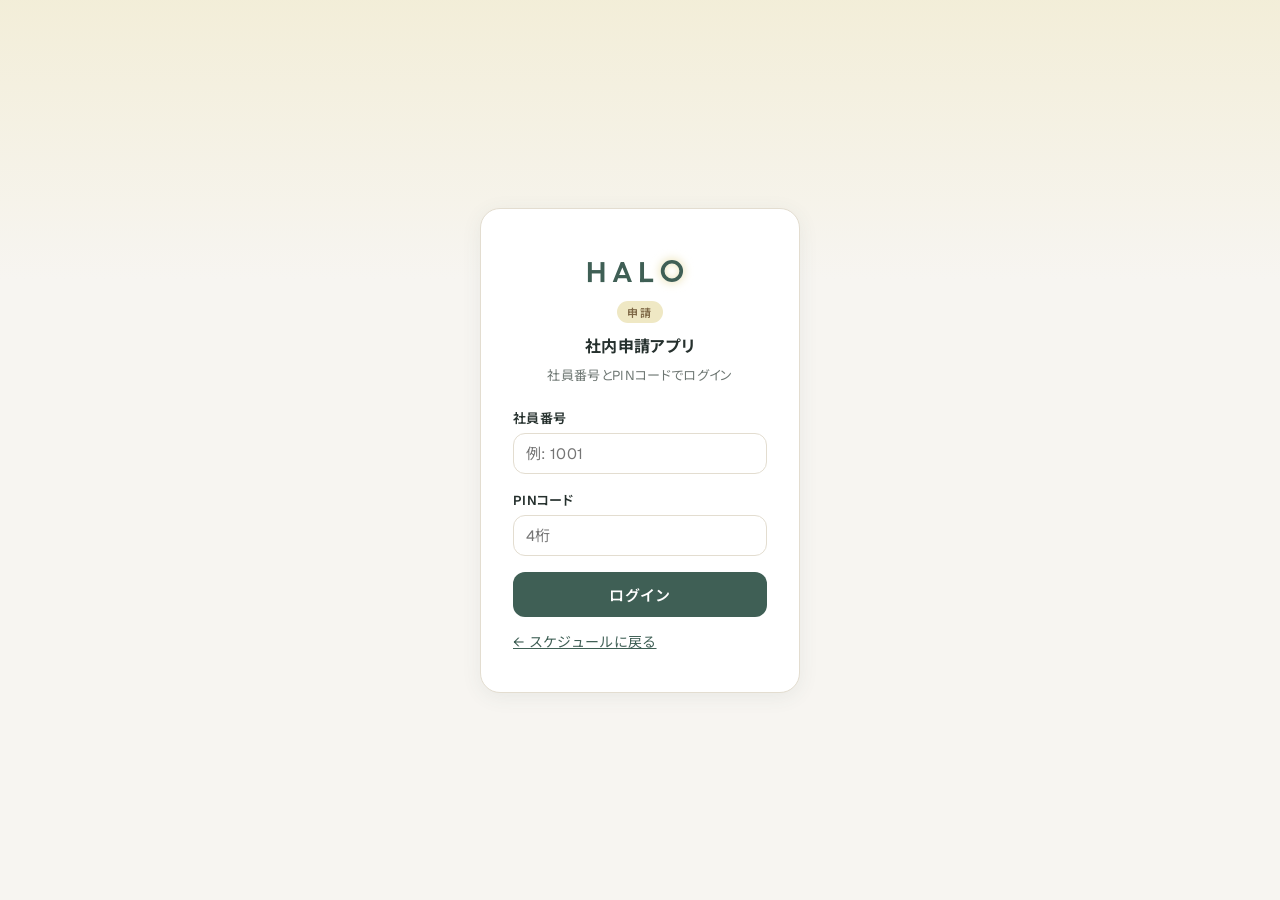
<file: apply-pwa/index.html>
<!DOCTYPE html>
<html lang="ja">
<head>
<meta charset="UTF-8">
<meta name="viewport" content="width=device-width, initial-scale=1.0">
<title>社内申請アプリ</title>
<link rel="manifest" href="./manifest.json">
<style>
*, *::before, *::after { box-sizing: border-box; margin: 0; padding: 0; }
:root {
  --primary: #3F5F55; --primary-dark: #344945;
  --danger: #B5533C; --success: #4E8A65; --warn: #B07A3E;
  --bg: #F7F5F1; --card: #fff; --border: #E3DDD0;
  --text: #25302D; --text-sub: #6E7773; --radius: 12px;
}
body { font-family: 'Segoe UI','Helvetica Neue',sans-serif; background: var(--bg); color: var(--text); }

.screen { display: none; min-height: 100vh; }
.screen.active { display: flex; flex-direction: column; }

/* ログイン */
#screen-login { justify-content: center; align-items: center; background: linear-gradient(135deg,#3F5F55,#344945); }
.login-card { background: var(--card); border-radius: 16px; padding: 40px 32px; width: 320px; box-shadow: 0 8px 32px rgba(0,0,0,.2); }
.login-card h1 { font-size: 20px; text-align: center; margin-bottom: 8px; }
.login-card p  { font-size: 13px; color: var(--text-sub); text-align: center; margin-bottom: 24px; }
.form-group { margin-bottom: 16px; }
.form-group label { display: block; font-size: 13px; font-weight: 600; margin-bottom: 6px; }
.form-group input { width: 100%; padding: 10px 12px; border: 1px solid var(--border); border-radius: var(--radius); font-size: 15px; }
.form-group input:focus { outline: none; border-color: var(--primary); }
.btn-primary { width: 100%; padding: 12px; background: var(--primary); color: #fff; border: none; border-radius: var(--radius); font-size: 15px; font-weight: 600; cursor: pointer; }
.btn-primary:hover { background: var(--primary-dark); }
.login-error { color: var(--danger); font-size: 13px; text-align: center; margin-top: 12px; display: none; }

/* ヘッダー */
.app-header { background: var(--primary); color: #fff; padding: 0 16px; height: 56px; display: flex; align-items: center; justify-content: space-between; position: sticky; top: 0; z-index: 100; box-shadow: 0 2px 8px rgba(0,0,0,.15); }
.app-header h1 { font-size: 18px; font-weight: 700; }
.header-user { font-size: 13px; display: flex; align-items: center; gap: 8px; }
.btn-logout { background: rgba(255,255,255,.2); border: none; color: #fff; padding: 4px 10px; border-radius: 4px; font-size: 12px; cursor: pointer; }
.btn-refresh { background: rgba(255,255,255,.2); border: none; color: #fff; width: 32px; height: 32px; border-radius: 50%; font-size: 16px; cursor: pointer; display: flex; align-items: center; justify-content: center; transition: transform .3s; }
.btn-refresh:active { transform: rotate(180deg); }

/* タブ */
.tab-nav { display: flex; background: var(--card); border-bottom: 1px solid var(--border); overflow-x: auto; }
.tab-btn { flex: 1; min-width: 80px; padding: 12px 8px; border: none; background: none; font-size: 13px; font-weight: 600; color: var(--text-sub); cursor: pointer; border-bottom: 3px solid transparent; white-space: nowrap; transition: color .2s, border-color .2s; }
.tab-btn.active { color: var(--primary); border-bottom-color: var(--primary); }

.tab-content { display: none; padding: 16px; }
.tab-content.active { display: block; }

/* カード */
.card { background: var(--card); border-radius: var(--radius); padding: 16px; margin-bottom: 12px; box-shadow: 0 1px 4px rgba(0,0,0,.08); cursor: pointer; }
.card:active { opacity: .8; }
.card-title { font-size: 15px; font-weight: 700; margin-bottom: 4px; }
.card-sub   { font-size: 13px; color: var(--text-sub); }

/* バッジ */
.badge { display: inline-block; padding: 2px 8px; border-radius: 12px; font-size: 12px; font-weight: 700; }
.badge-申請中  { background: #fff3e0; color: var(--warn); }
.badge-承認済  { background: #e8f5e9; color: var(--success); }
.badge-否認   { background: #ffebee; color: var(--danger); }
.badge-取下げ  { background: #f5f5f5; color: var(--text-sub); }
/* 届出アプリの7ステータス。本人にボールがある状態（書類待ち・差し戻し）は目立たせる */
.badge-受付済   { background: #EEF3EC; color: #344945; }
.badge-書類待ち { background: #fff3e0; color: #e65100; font-weight: 700; }
.badge-差し戻し { background: #ffebee; color: var(--danger); font-weight: 700; }
.badge-対応中   { background: #ede7f6; color: #5e35b1; }
.badge-完了     { background: #e8f5e9; color: var(--success); }
.badge-取り下げ { background: #f5f5f5; color: var(--text-sub); }
/* 処理中のボタン（連打防止が効いていることが見た目でわかるように） */
button:disabled { opacity: .55; cursor: progress; }
/* 届出：期日の表示 */
.td-due-soon { background:#fff3e0; border:1px solid #ffcc80; color:#e65100; padding:8px 10px; border-radius:8px; font-size:13px; margin-top:8px; }
.td-due-over { background:#ffebee; border:1px solid #ef9a9a; color:#c62828; padding:8px 10px; border-radius:8px; font-size:13px; margin-top:8px; }
.td-guide    { background:#f1f8e9; padding:8px 10px; border-radius:4px; font-size:13px; white-space:pre-wrap; margin:8px 0; }
.td-names    { display:flex; flex-direction:column; gap:6px; margin-top:6px; }
.td-names label { display:flex; align-items:flex-start; gap:8px; cursor:pointer; font-weight:400; margin:0; }

/* FAB */
.fab { position: fixed; bottom: 24px; right: 24px; width: 56px; height: 56px; border-radius: 50%; background: var(--primary); color: #fff; border: none; font-size: 28px; cursor: pointer; box-shadow: 0 4px 16px rgba(63,95,85,.4); display: flex; align-items: center; justify-content: center; z-index: 50; }
.fab:hover { transform: scale(1.08); }

/* モーダル */
.modal-overlay { display: none; position: fixed; inset: 0; background: rgba(0,0,0,.5); z-index: 200; justify-content: center; align-items: flex-end; }
.modal-overlay.open { display: flex; }
#modal-confirm { z-index: 210; }
.modal { background: var(--card); border-radius: 16px 16px 0 0; padding: 24px; width: 100%; max-width: 640px; max-height: 92vh; overflow-y: auto; }
.modal-header { display: flex; justify-content: space-between; align-items: center; margin-bottom: 20px; }
.modal-header h2 { font-size: 17px; font-weight: 700; }
.btn-close { background: none; border: none; font-size: 22px; color: var(--text-sub); cursor: pointer; }
.modal label { font-size: 13px; font-weight: 600; display: block; margin-top: 14px; }
.modal select, .modal input[type=text], .modal input[type=date],
.modal input[type=number], .modal textarea {
  width: 100%; padding: 10px 12px; border: 1px solid var(--border);
  border-radius: var(--radius); font-size: 14px; margin-top: 4px; font-family: inherit;
}
.modal textarea { resize: vertical; min-height: 80px; }
.modal select:focus, .modal input:focus, .modal textarea:focus { outline: none; border-color: var(--primary); }
.modal-footer { margin-top: 20px; display: flex; gap: 8px; }
.btn-cancel { flex: 1; padding: 12px; border: 1px solid var(--border); border-radius: var(--radius); background: none; font-size: 14px; cursor: pointer; }
.btn-submit { flex: 2; padding: 12px; background: var(--primary); color: #fff; border: none; border-radius: var(--radius); font-size: 14px; font-weight: 700; cursor: pointer; }
.btn-danger { flex: 1; padding: 12px; background: var(--danger); color: #fff; border: none; border-radius: var(--radius); font-size: 14px; cursor: pointer; }
.btn-success { flex: 1; padding: 12px; background: var(--success); color: #fff; border: none; border-radius: var(--radius); font-size: 14px; font-weight: 700; cursor: pointer; }

/* 詳細行 */
.detail-row { display: flex; gap: 8px; padding: 8px 0; border-bottom: 1px solid var(--border); }
.detail-label { color: var(--text-sub); font-size: 13px; min-width: 110px; }
.detail-val { font-size: 14px; flex: 1; }

/* 明細テーブル */
.detail-table { width: 100%; border-collapse: collapse; font-size: 13px; margin-top: 8px; }
.detail-table th { background: #F3F0E8; padding: 6px 8px; text-align: left; border: 1px solid var(--border); }
.detail-table td { padding: 6px 8px; border: 1px solid var(--border); }
.detail-table input { width: 100%; border: none; background: none; font-size: 13px; font-family: inherit; }
.detail-table input:focus { outline: 1px solid var(--primary); border-radius: 4px; }

/* 交通費精算の明細：列が潰れて入力中の文字が見えなくなるのを防ぐ（親divのoverflow-x:autoで横スクロール） */
#transport-rows-table { min-width: 790px; }
#transport-rows-table th:nth-child(1), #transport-rows-table td:nth-child(1) { width: 160px; }
#transport-rows-table th:nth-child(2), #transport-rows-table td:nth-child(2) { width: 160px; }
#transport-rows-table th:nth-child(3), #transport-rows-table td:nth-child(3) { width: 110px; }
#transport-rows-table th:nth-child(4), #transport-rows-table td:nth-child(4) { width: 110px; }
#transport-rows-table th:nth-child(5), #transport-rows-table td:nth-child(5) { width: 90px; }
#transport-rows-table th:nth-child(6), #transport-rows-table td:nth-child(6) { width: 120px; }
/* 枠なし入力だと入力欄の位置が分かりづらいので下線を付ける */
#transport-rows-table input { border-bottom: 1px solid var(--border); border-radius: 0; padding: 3px 2px; }
#transport-rows-table input:focus { outline: none; border-bottom: 2px solid var(--primary); background: #F3F7F3; }
.btn-add-row { margin-top: 8px; padding: 6px 14px; border: 1px dashed var(--border); background: none; border-radius: var(--radius); font-size: 13px; cursor: pointer; color: var(--text-sub); }
.btn-del-row { background: none; border: none; color: var(--danger); cursor: pointer; font-size: 16px; }

/* ローディング */
.loading { text-align: center; padding: 40px; color: var(--text-sub); font-size: 14px; }
.spinner { width: 32px; height: 32px; border: 3px solid var(--border); border-top-color: var(--primary); border-radius: 50%; animation: spin .8s linear infinite; margin: 0 auto 12px; }
@keyframes spin { to { transform: rotate(360deg); } }

.empty { text-align: center; padding: 60px 20px; color: var(--text-sub); }
.empty-icon { font-size: 48px; margin-bottom: 12px; }

.toast { position: fixed; bottom: 90px; left: 50%; transform: translateX(-50%); background: #323232; color: #fff; padding: 12px 20px; border-radius: var(--radius); font-size: 14px; opacity: 0; transition: opacity .3s; pointer-events: none; z-index: 300; white-space: nowrap; }
.toast.show { opacity: 1; }

.rejection-box { margin-top: 12px; padding: 12px; background: #ffebee; border-radius: var(--radius); }
.rejection-box .label { font-size: 13px; color: var(--danger); font-weight: 700; }
.rejection-box .val { font-size: 14px; margin-top: 4px; }

/* 絞り込みバー */
.filter-bar { display: flex; flex-wrap: wrap; gap: 8px; padding: 12px 0; }
.filter-bar select, .filter-bar input[type=date] {
  padding: 7px 10px; border: 1px solid var(--border); border-radius: var(--radius);
  font-size: 13px; background: var(--card); color: var(--text); flex: 1; min-width: 120px;
}
.filter-bar select:focus, .filter-bar input:focus { outline: none; border-color: var(--primary); }
.btn-filter-clear {
  padding: 7px 14px; border: 1px solid var(--border); border-radius: var(--radius);
  background: none; font-size: 13px; cursor: pointer; color: var(--text-sub); white-space: nowrap;
}
.btn-filter-clear:hover { background: var(--bg); }
.bulk-bar { display: flex; align-items: center; gap: 8px; padding: 10px 0; }
.bulk-bar button { padding: 8px 16px; border: none; border-radius: var(--radius); font-size: 13px; font-weight: 700; cursor: pointer; color: #fff; }
.pending-card { display: flex; gap: 10px; align-items: flex-start; }
.pending-card input[type=checkbox] { margin-top: 14px; width: 18px; height: 18px; flex-shrink: 0; }
.pending-card .card { flex: 1; margin-bottom: 0; }
.pending-item { margin-bottom: 12px; }
</style>
<link rel="preconnect" href="https://fonts.googleapis.com">
<link rel="preconnect" href="https://fonts.gstatic.com" crossorigin>
<link rel="stylesheet" href="https://fonts.googleapis.com/css2?family=Geist:wght@400;500;600;700;800&family=Noto+Sans+JP:wght@400;500;700&display=swap">
<link rel="stylesheet" href="halo-apply.css?v=1"><!-- HALO の新デザイン（2026-11-13） -->
<meta name="theme-color" content="#3F5F55">
</head>
<body>

<!-- ログイン -->
<div id="screen-login" class="screen active">
  <div class="login-card">
    <div class="ha-login-logo"><img src="../brand/halo-logo.svg" alt="HALO"><span class="ha-tag">申請</span></div>
    <h1 style="font-size:16px">社内申請アプリ</h1>
    <p>社員番号とPINコードでログイン</p>
    <div class="form-group">
      <label>社員番号</label>
      <input type="text" id="inp-empid" placeholder="例: 1001" inputmode="numeric">
    </div>
    <div class="form-group">
      <label>PINコード</label>
      <input type="password" id="inp-pin" placeholder="4桁" inputmode="numeric" maxlength="4">
    </div>
    <button class="btn-primary" onclick="doLogin()">ログイン</button>
    <div class="login-error" id="login-error"></div>
    <button onclick="location.href='../'" style="margin-top:14px;background:none;border:none;color:var(--primary);font-size:14px;cursor:pointer;text-decoration:underline">← スケジュールに戻る</button>
  </div>
</div>

<!-- メイン -->
<div id="screen-main" class="screen">
  <header class="app-header">
    <div style="display:flex;align-items:center;gap:10px">
      <button onclick="location.href='../'" title="スケジュールに戻る" style="background:rgba(255,255,255,.2);color:#fff;border:none;border-radius:8px;padding:6px 12px;font-size:14px;font-weight:600;cursor:pointer;white-space:nowrap">← スケジュール</button>
      <h1 class="ha-logo"><img src="../brand/halo-logo-white.svg" alt="HALO"><span class="ha-tag">申請</span></h1>
    </div>
    <div class="header-user">
      <span id="header-username"></span>
      <button class="btn-refresh" onclick="refreshCurrentTab()" title="更新">↻</button>
      <button class="btn-logout" onclick="doLogout()">ログアウト</button>
    </div>
  </header>

  <nav class="tab-nav">
    <button class="tab-btn active" data-tab="mine"    onclick="switchTab('mine')">自分の申請</button>
    <button class="tab-btn" data-tab="pending" onclick="switchTab('pending')" id="tab-pending-btn" style="display:none">要承認<span id="pending-badge" style="display:none;background:var(--danger);color:#fff;font-size:11px;font-weight:700;border-radius:10px;padding:1px 6px;margin-left:4px;"></span></button>
    <button class="tab-btn" data-tab="all"     onclick="switchTab('all')"     id="tab-all-btn"     style="display:none">全申請</button>
    <button class="tab-btn" data-tab="todoke"  onclick="switchTab('todoke')"  id="tab-todoke-btn"  style="display:none">届出対応</button>
  </nav>

  <div id="tab-mine" class="tab-content active">
    <div id="mine-summary" style="display:none;background:var(--card);border-radius:var(--radius);padding:12px 16px;margin-bottom:12px;box-shadow:0 1px 4px rgba(0,0,0,.08);gap:16px;flex-wrap:wrap;"></div>
    <div class="filter-bar" id="mine-filter-bar">
      <select id="mine-filter-type" onchange="applyMineFilter()">
        <option value="">すべての種別</option>
        <option value="leave">🌴 休暇申請</option>
        <option value="transport">🚃 交通費精算</option>
        <option value="expense">💴 出張費精算</option>
        <option value="other">📝 その他</option>
        <option value="change">🪪 従業員情報変更届</option>
        <option value="todoke">📨 届出・相談</option>
      </select>
      <select id="mine-filter-status" onchange="applyMineFilter()">
        <option value="">すべてのステータス</option>
        <option value="申請中">申請中</option>
        <option value="承認済">承認済</option>
        <option value="受付済">受付済</option>
        <option value="書類待ち">書類待ち</option>
        <option value="差し戻し">差し戻し</option>
        <option value="対応中">対応中</option>
        <option value="完了">完了</option>
        <option value="取り下げ">取り下げ</option>
        <option value="否認">否認</option>
        <option value="取下げ">取下げ</option>
      </select>
      <button class="btn-filter-clear" onclick="clearMineFilter()">クリア</button>
      <span id="mine-filter-count" style="font-size:13px;color:var(--text-sub);"></span>
    </div>
    <div id="list-mine"><div class="loading"><div class="spinner"></div><div>読み込み中...</div></div></div>
  </div>
  <div id="tab-pending" class="tab-content">
    <div id="pending-bulk-bar" class="bulk-bar" style="display:none;">
      <button onclick="doBulkApprove()" style="background:var(--success);">一括承認</button>
      <span id="pending-bulk-count" style="font-size:13px;color:var(--text-sub);"></span>
    </div>
    <div id="list-pending"><div class="loading"><div class="spinner"></div><div>読み込み中...</div></div></div>
  </div>
  <div id="tab-all" class="tab-content">
    <!-- 絞り込みフィルター -->
    <div class="filter-bar">
      <select id="filter-type" onchange="applyFilter()">
        <option value="">すべての種別</option>
        <option value="leave">🌴 休暇申請</option>
        <option value="transport">🚃 交通費精算</option>
        <option value="expense">💴 出張費精算</option>
        <option value="other">📝 その他</option>
        <option value="change">🪪 従業員情報変更届</option>
        <option value="todoke">📨 届出・相談</option>
      </select>
      <select id="filter-status" onchange="applyFilter()">
        <option value="">すべてのステータス</option>
        <option value="申請中">申請中</option>
        <option value="承認済">承認済</option>
        <option value="否認">否認</option>
        <option value="取下げ">取下げ</option>
      </select>
      <input type="text" id="filter-name" oninput="applyFilter()" placeholder="名前で絞り込み">
      <div style="display:flex;align-items:center;gap:4px;flex-wrap:nowrap;">
        <span style="font-size:12px;color:var(--text-sub);white-space:nowrap;">期間</span>
        <input type="date" id="filter-from" onchange="applyFilter()">
        <span style="font-size:12px;color:var(--text-sub);">〜</span>
        <input type="date" id="filter-to"   onchange="applyFilter()">
      </div>
      <button class="btn-filter-clear" onclick="clearFilter()">クリア</button>
    </div>
    <div style="display:flex;justify-content:space-between;align-items:center;padding:4px 0 8px;">
      <div id="filter-count" style="font-size:13px;color:var(--text-sub);"></div>
      <button onclick="exportCSV()" style="padding:6px 12px;background:var(--primary);color:#fff;border:none;border-radius:var(--radius);font-size:13px;cursor:pointer;">⬇ CSV出力</button>
    </div>
    <div id="list-all"><div class="loading"><div class="spinner"></div><div>読み込み中...</div></div></div>
  </div>

  <!-- 届出対応タブ（総務＝HR_VIEWERS のみ表示） -->
  <div id="tab-todoke" class="tab-content">
    <div class="filter-bar">
      <select id="td-filter-major" onchange="onTodokeMajorFilterChange()">
        <option value="">すべての大分類</option>
      </select>
      <select id="td-filter-apply" onchange="applyTodokeFilter()">
        <option value="">すべての申請名</option>
      </select>
      <select id="td-filter-status" onchange="applyTodokeFilter()">
        <option value="">対応中のものすべて</option>
        <option value="申請中">申請中</option>
        <option value="受付済">受付済</option>
        <option value="書類待ち">書類待ち</option>
        <option value="差し戻し">差し戻し</option>
        <option value="対応中">対応中</option>
        <option value="完了">完了（見返し）</option>
        <option value="取り下げ">取り下げ（見返し）</option>
        <option value="__all">すべて（完了・取り下げを含む）</option>
      </select>
      <input type="text" id="td-filter-name" oninput="applyTodokeFilter()" placeholder="名前で絞り込み">
      <select id="td-filter-due" onchange="onTodokeDueFilterChange()">
        <option value="">すべての期日</option>
        <option value="over">期日超過</option>
        <option value="week">7日以内（超過を含む）</option>
        <option value="range">期間を指定</option>
      </select>
      <div id="td-filter-range" style="display:none;align-items:center;gap:4px;flex-wrap:nowrap;">
        <input type="date" id="td-filter-from" onchange="applyTodokeFilter()">
        <span style="font-size:12px;color:var(--text-sub);">〜</span>
        <input type="date" id="td-filter-to" onchange="applyTodokeFilter()">
      </div>
      <select id="td-sort" onchange="applyTodokeFilter()">
        <option value="due-asc">期日が近い順</option>
        <option value="due-desc">期日が遠い順</option>
        <option value="applied-desc">申請日が新しい順</option>
        <option value="applied-asc">申請日が古い順</option>
        <option value="doc-asc">書類の提出期日が近い順</option>
      </select>
      <button class="btn-filter-clear" onclick="clearTodokeFilter()">クリア</button>
    </div>
    <div id="td-filter-count" style="font-size:13px;color:var(--text-sub);padding:4px 0 8px;"></div>
    <div id="list-todoke"><div class="loading"><div class="spinner"></div><div>読み込み中...</div></div></div>
  </div>

  <button class="fab" onclick="openNewModal()" title="新規申請">＋</button>
</div>

<!-- 新規申請モーダル -->
<div class="modal-overlay" id="modal-new">
  <div class="modal">
    <div class="modal-header">
      <h2>新規申請</h2>
      <button class="btn-close" onclick="closeModal('modal-new')">✕</button>
    </div>
    <label>申請種別</label>
    <select id="new-type" onchange="renderNewFields()">
      <option value="">選択してください</option>
      <option value="expense">💴 出張費精算</option>
      <option value="transport">🚃 交通費精算</option>
      <option value="change">🪪 従業員情報変更届</option>
      <option value="todoke">📨 届出・相談</option>
      <option id="opt-onboarding" value="onboarding" hidden>🎉 新入社員 入社登録</option>
    </select>
    <div id="new-type-fields"></div>
    <div class="modal-footer">
      <button class="btn-cancel" onclick="closeModal('modal-new')">キャンセル</button>
      <button class="btn-submit" onclick="submitNew()">申請する</button>
    </div>
  </div>
</div>

<!-- 申請確認モーダル -->
<div class="modal-overlay" id="modal-confirm">
  <div class="modal">
    <div class="modal-header">
      <h2 id="confirm-modal-title">申請内容の確認</h2>
      <button class="btn-close" onclick="closeModal('modal-confirm')">✕</button>
    </div>
    <div id="confirm-modal-body"></div>
    <div id="confirm-modal-warning" style="margin-top:12px;display:none;"></div>
    <div class="modal-footer">
      <button class="btn-cancel" onclick="closeModal('modal-confirm')">戻る</button>
      <button class="btn-submit" id="confirm-modal-btn">申請を確定する</button>
    </div>
  </div>
</div>

<!-- 詳細モーダル -->
<div class="modal-overlay" id="modal-detail">
  <div class="modal">
    <div class="modal-header">
      <h2 id="detail-title">申請詳細</h2>
      <button class="btn-close" onclick="closeModal('modal-detail')">✕</button>
    </div>
    <div id="detail-body"></div>
    <div class="modal-footer" id="detail-footer"></div>
  </div>
</div>

<div class="toast" id="toast"></div>

<script>
// ===================================================
// 設定
// ===================================================
const GAS_URL      = 'https://schedule-worker.suntec-halo.workers.dev/';
const PHOTO_GAS_URL = 'https://schedule-worker.suntec-halo.workers.dev/photo';

// ===================================================
// セッション
// ===================================================
let currentUser = null;
let applyPerms = {};   // GASから取得する申請アプリ内の権限 { canViewAll, isHrViewer }
let currentToken = null;
let onboardingEligible = null; // 入社登録メニュー表示可否（起動時に取得してキャッシュ）

const APPROVAL_DEPT_ALIAS = {
  '事務': '製造',
  '設計': '製造',
  '検査': '製造',
};
function _canApproveApply(r) {
  if (r.approverEmpId) return String(r.approverEmpId) === String(currentUser.id);
  const role = currentUser.role || '';
  if (role && role !== '一般' && role !== '主任') return true;
  const effectiveDept = APPROVAL_DEPT_ALIAS[r.applicantDept] || r.applicantDept;
  return role === '主任' && currentUser.dept === effectiveDept;
}

function saveSession(token, user) {
  currentToken = token;
  currentUser = user;
  localStorage.setItem('apply_session', JSON.stringify({ token, user, expires: Date.now() + 8 * 60 * 60 * 1000 }));
}
function loadSession() {
  try {
    // 申請アプリ独自のセッション
    const d = JSON.parse(localStorage.getItem('apply_session') || 'null');
    if (d && Date.now() <= d.expires) {
      currentToken = d.token;
      currentUser  = d.user;
      return true;
    }
    // スケジュールアプリのセッションを流用（同一オリジンでlocalStorageを共有）
    const s = JSON.parse(localStorage.getItem('sch_sess') || 'null');
    if (s && s.token && s.user && (!s.expires || Date.now() <= s.expires)) {
      currentToken = s.token;
      currentUser  = s.user;
      return true;
    }
    return false;
  } catch { return false; }
}
function doLogout() {
  localStorage.removeItem('apply_session');
  currentToken = currentUser = null;
  showScreen('login');
}

// ===================================================
// 画面・タブ
// ===================================================
function showScreen(name) {
  document.querySelectorAll('.screen').forEach(s => s.classList.remove('active'));
  document.getElementById('screen-' + name).classList.add('active');
}
function switchTab(name) {
  document.querySelectorAll('.tab-btn').forEach(b => b.classList.remove('active'));
  document.querySelector(`[data-tab="${name}"]`).classList.add('active');
  document.querySelectorAll('.tab-content').forEach(c => c.classList.remove('active'));
  document.getElementById('tab-' + name).classList.add('active');
  loadTab(name);
}
function refreshCurrentTab() {
  const active = document.querySelector('.tab-btn.active');
  if (active) loadTab(active.dataset.tab);
}

// ===================================================
// GAS通信（POST）
// ===================================================
let _reloginPromise = null;

async function gas(payload, _retryCount, _sessionRetried) {
  if (!GAS_URL) throw new Error('GAS URLが未設定です。index.html の GAS_URL を設定してください');
  const attempt = _retryCount || 0;
  const ctrl = new AbortController();
  const timer = setTimeout(() => ctrl.abort(), 45000);
  let res;
  try {
    res = await fetch(GAS_URL, {
      method: 'POST',
      body: JSON.stringify(payload),
      redirect: 'follow',
      signal: ctrl.signal,
    });
  } catch (e) {
    clearTimeout(timer);
    if (attempt < 2) {
      await new Promise(r => setTimeout(r, 1500));
      return gas(payload, attempt + 1, _sessionRetried);
    }
    if (e.name === 'AbortError') throw new Error('サーバー応答がタイムアウトしました');
    throw new Error('通信エラー: ' + (e.message || 'ネットワークに接続できません'));
  }
  clearTimeout(timer);
  const text = await res.text();
  let json;
  try { json = JSON.parse(text); } catch {
    if (attempt < 2) {
      await new Promise(r => setTimeout(r, 1500));
      return gas(payload, attempt + 1);
    }
    throw new Error('サーバーから不正な応答がありました（HTML）。GASの再デプロイが必要な可能性があります');
  }
  if (!json.ok) {
    if (json.error === 'SESSION_EXPIRED' && !_sessionRetried) {
      localStorage.removeItem('apply_session');
      await _showReloginDialog();
      payload.token = currentToken;
      return gas(payload, 0, true);
    }
    throw new Error(json.error || '通信エラー');
  }
  return json.data;
}

function _showReloginDialog() {
  if (_reloginPromise) return _reloginPromise;
  _reloginPromise = new Promise((resolve, reject) => {
    const overlay = document.createElement('div');
    overlay.id = 'relogin-overlay';
    overlay.style.cssText = 'position:fixed;inset:0;background:rgba(0,0,0,.6);z-index:9999;display:flex;align-items:center;justify-content:center;padding:20px';
    const empVal = currentUser?.id || '';
    overlay.innerHTML = `
      <div style="background:#fff;border-radius:16px;padding:28px 24px;max-width:320px;width:100%;text-align:center">
        <div style="font-size:2em;margin-bottom:10px">⏱️</div>
        <h3 style="margin:0 0 8px;font-size:1.05em">セッションが切れました</h3>
        <p style="color:#666;font-size:0.85em;margin:0 0 16px">再ログインすると操作を続けられます</p>
        <input id="relogin-empid" type="text" inputmode="numeric" value="${empVal}" placeholder="社員番号" style="width:100%;padding:10px 12px;border:1.5px solid #ddd;border-radius:8px;font-size:0.95em;margin-bottom:8px;box-sizing:border-box">
        <input id="relogin-pin" type="password" inputmode="numeric" placeholder="PIN" style="width:100%;padding:10px 12px;border:1.5px solid #ddd;border-radius:8px;font-size:0.95em;margin-bottom:4px;box-sizing:border-box">
        <p id="relogin-error" style="color:#e53e3e;font-size:0.82em;display:none;margin:4px 0 0"></p>
        <button id="relogin-btn" style="width:100%;padding:12px;background:var(--primary);color:#fff;border:none;border-radius:10px;font-size:0.95em;font-weight:600;cursor:pointer;margin-top:12px">ログイン</button>
        <button id="relogin-cancel" style="width:100%;padding:8px;background:none;border:none;color:#666;font-size:0.82em;cursor:pointer;margin-top:4px">ログアウトする</button>
      </div>`;
    document.body.appendChild(overlay);
    const empIn = document.getElementById('relogin-empid');
    const pinIn = document.getElementById('relogin-pin');
    empVal ? pinIn.focus() : empIn.focus();
    const _doRelogin = async () => {
      const empId = empIn.value.trim(), pin = pinIn.value.trim();
      const errEl = document.getElementById('relogin-error');
      if (!empId || !pin) { errEl.textContent = '社員番号とPINを入力してください'; errEl.style.display = 'block'; return; }
      const btn = document.getElementById('relogin-btn');
      btn.disabled = true; btn.textContent = 'ログイン中...';
      try {
        const ctrl = new AbortController();
        const tmr = setTimeout(() => ctrl.abort(), 45000);
        const r = await fetch(GAS_URL, { method: 'POST', body: JSON.stringify({ action: 'login', empId, pin }), redirect: 'follow', signal: ctrl.signal }).catch(fe => {
          if (fe.name === 'AbortError') throw new Error('サーバー応答がタイムアウトしました');
          throw fe;
        });
        clearTimeout(tmr);
        const txt = await r.text();
        let data;
        try { data = JSON.parse(txt); } catch { throw new Error('サーバーから不正な応答がありました。しばらく待ってからお試しください'); }
        if (!data.ok) throw new Error(data.error || 'ログインに失敗しました');
        saveSession(data.data.token, data.data.user);
        _reloginPromise = null;
        overlay.remove();
        resolve();
      } catch (e) {
        errEl.textContent = e.message.includes('LOCKED') ? 'アカウントがロックされています' : 'ログインに失敗しました';
        errEl.style.display = 'block';
        btn.disabled = false; btn.textContent = 'ログイン';
        pinIn.value = ''; pinIn.focus();
      }
    };
    document.getElementById('relogin-btn').addEventListener('click', _doRelogin);
    pinIn.addEventListener('keydown', e => { if (e.key === 'Enter') _doRelogin(); });
    empIn.addEventListener('keydown', e => { if (e.key === 'Enter') pinIn.focus(); });
    document.getElementById('relogin-cancel').addEventListener('click', () => {
      _reloginPromise = null;
      overlay.remove();
      doLogout();
      reject(new Error('SESSION_EXPIRED'));
    });
  });
  return _reloginPromise;
}

// ===================================================
// ログイン
// ===================================================
async function doLogin() {
  const empId = document.getElementById('inp-empid').value.trim();
  const pin   = document.getElementById('inp-pin').value.trim();
  const errEl = document.getElementById('login-error');
  errEl.style.display = 'none';
  if (!empId || !pin) { errEl.textContent = '社員番号とPINを入力してください'; errEl.style.display = 'block'; return; }
  try {
    const data = await gas({ action: 'login', empId, pin });
    saveSession(data.token, data.user);
    initMain();
  } catch (e) {
    errEl.textContent = e.message.includes('LOCKED') ? 'アカウントがロックされています' : e.message;
    errEl.style.display = 'block';
  }
}

// ===================================================
// メイン初期化
// ===================================================
function initMain() {
  document.getElementById('header-username').textContent = currentUser.name;
  // 要承認・全申請タブは HR_VIEWERS(88,100) / DEV_VIEWERS のみ。
  // 管理者フラグ・役職では出さない（2026-10-16 全申請／2026-10-29 要承認）。権限はGAS側に問い合わせる。
  document.getElementById('tab-pending-btn').style.display = 'none';
  document.getElementById('tab-all-btn').style.display = 'none';
  document.getElementById('tab-todoke-btn').style.display = 'none';
  gas({ action: 'getApplyPerms', token: currentToken })
    .then(p => {
      applyPerms = p || {};
      // canApprove が無い旧GASのときは canViewAll（総務＋開発者）で代用する
      const canApprove = applyPerms.canApprove !== undefined ? applyPerms.canApprove : applyPerms.canViewAll;
      document.getElementById('tab-pending-btn').style.display = canApprove ? '' : 'none';
      document.getElementById('tab-all-btn').style.display = applyPerms.canViewAll ? '' : 'none';
      // 届出対応タブは総務（HR_VIEWERS）だけ。個人情報を含むため管理者フラグでは出さない
      document.getElementById('tab-todoke-btn').style.display = applyPerms.canViewAll ? '' : 'none';
    })
    .catch(() => { /* 取得できなければ非表示のまま */ });
  showScreen('main');
  loadTab('mine');
  loadPendingBadge();
  refreshOnboardingEligibility(); // 起動時に先読みしてキャッシュ（モーダルを開いたとき即表示するため）
  _openTodokeFromUrl();
}

// 通知やHALOマイページから ?todoke=届出ID 付きで開かれたら、その届出の詳細を開く。
// 開いたらURLからパラメータを消す（リロードで何度も開かないように）。
function _openTodokeFromUrl() {
  try {
    const params = new URLSearchParams(location.search);
    const id = params.get('todoke');
    if (!id) return;
    params.delete('todoke');
    const q = params.toString();
    history.replaceState(null, '', location.pathname + (q ? '?' + q : '') + location.hash);
    openTodokeDetail(id);
  } catch (e) { /* URLが読めなければ何もしない */ }
}

// 入社登録メニューの表示可否をキャッシュに反映（DOMがあれば即適用）
function _applyOnboardingOptionVisibility() {
  const optOb = document.getElementById('opt-onboarding');
  if (optOb) optOb.hidden = (onboardingEligible !== true);
}
async function refreshOnboardingEligibility() {
  try {
    const r = await gas({ action: 'getOnboardingEligible', token: currentToken });
    onboardingEligible = !!(r && r.eligible);
  } catch {
    onboardingEligible = false;
  }
  _applyOnboardingOptionVisibility();
}

async function loadPendingBadge() {
  try {
    const data = await gas({ action: 'getApplyPending', token: currentToken });
    const count = data.count || 0;
    updatePendingBadge(count);
  } catch {}
}

// ===================================================
// タブ読み込み
// ===================================================
let mineRecordsCache = [];
let allRecordsCache = [];
let approverData = null;
let _loadTabSeq = 0;

async function loadTab(name) {
  const seq = ++_loadTabSeq;
  const el = document.getElementById('list-' + name);
  el.innerHTML = '<div class="loading"><div class="spinner"></div><div>読み込み中...</div></div>';
  if (name === 'mine') document.getElementById('mine-summary').style.display = 'none';
  try {
    let records = [];
    if (name === 'todoke') {
      await loadTodokeTab();
      return;
    } else if (name === 'mine') {
      const [applyAll, expenses, todokes, changes] = await Promise.all([
        gas({ action: 'getApplyAll', token: currentToken }),
        gas({ action: 'getExpenses', token: currentToken }).catch(() => []), // scope省略=自分の申請のみ
        gas({ action: 'getTodokeList', token: currentToken }).catch(() => []),
        gas({ action: 'getChangeRequests', token: currentToken }).catch(() => []), // scope省略=自分の変更届のみ
      ]);
      if (seq !== _loadTabSeq) return;
      records = [
        ...((applyAll && applyAll.leave)  || []).map(r => ({ ...r, _appType: 'leave' })),
        ...((applyAll && applyAll.other)  || []).map(r => ({ ...r, _appType: 'other' })),
        ...((applyAll && applyAll.transport) || []).map(r => ({ ...r, _appType: 'transport' })),
        ...(expenses || []).map(r => ({ ...r, _appType: 'expense' })),
        ...(changes || []).map(_changeToListRecord),
        // 届出はステータス名もフィールド名も違うので、カード描画が読む形に合わせる
        ...(todokes || []).map(r => ({
          ...r, _appType: 'todoke',
          approvalStatus:  r.status,
          applicationDate: (r.appliedAt || '').slice(0, 10),
        })),
      ];
      const summaryEl = document.getElementById('mine-summary');
      const counts = { '申請中': 0, '承認済': 0, '否認': 0, '取下げ': 0 };
      records.forEach(r => { if (counts[r.approvalStatus] !== undefined) counts[r.approvalStatus]++; });
      summaryEl.style.display = 'flex';
      summaryEl.innerHTML = [
        { label: '申請中', color: 'var(--warn)',    key: '申請中' },
        { label: '承認済', color: 'var(--success)', key: '承認済' },
        { label: '否認',   color: 'var(--danger)',  key: '否認'   },
      ].map(({ label, color, key }) =>
        `<div style="text-align:center;min-width:60px;">
          <div style="font-size:22px;font-weight:700;color:${color};">${counts[key]}</div>
          <div style="font-size:12px;color:var(--text-sub);">${label}</div>
        </div>`
      ).join('<div style="width:1px;background:var(--border);"></div>');
      records.sort((a, b) => { const ka = _sortKey(a), kb = _sortKey(b); return kb > ka ? 1 : kb < ka ? -1 : 0; });
      mineRecordsCache = records;
      applyMineFilter();
      return;
    } else if (name === 'pending') {
      const [applyAll, expenses, changes] = await Promise.all([
        gas({ action: 'getApplyForApprovalAll', token: currentToken }),
        // 管理者フラグではなく scope='pending' でGAS側が「自分が承認者の申請中」だけを返す（2026-10-16）
        gas({ action: 'getExpenses', token: currentToken, scope: 'pending' }).catch(() => []),
        // 変更届は総務（HR_VIEWERS）だけが取れる。それ以外はGASがエラーを返すので空にする
        gas({ action: 'getChangeRequests', token: currentToken, scope: 'pending' }).catch(() => []),
      ]);
      if (seq !== _loadTabSeq) return;
      records = [
        ...((applyAll && applyAll.leave)  || []).map(r => ({ ...r, _appType: 'leave' })),
        ...((applyAll && applyAll.other)  || []).map(r => ({ ...r, _appType: 'other' })),
        ...((applyAll && applyAll.transport) || []).map(r => ({ ...r, _appType: 'transport' })),
        ...(expenses || []).filter(r => r.approvalStatus === '申請中').map(r => ({ ...r, _appType: 'expense' })),
        ...(changes || []).filter(r => r.status === '申請中').map(_changeToListRecord),
      // 自分が出した申請は自分で承認できないので出さない（総務が自分で申請したとき）
      ].filter(r => String(r.applicantId || '') !== String(currentUser.id));
      updatePendingBadge(records.filter(r => r.approvalStatus === '申請中').length);
    } else if (name === 'all') {
      const [applyAll, expenses, changes] = await Promise.all([
        gas({ action: 'getApplyAll', token: currentToken, scope: 'all' }),
        gas({ action: 'getExpenses', token: currentToken, scope: 'all' }).catch(() => []),
        gas({ action: 'getChangeRequests', token: currentToken, scope: 'all' }).catch(() => []),
      ]);
      if (seq !== _loadTabSeq) return;
      records = [
        ...((applyAll && applyAll.leave)  || []).map(r => ({ ...r, _appType: 'leave' })),
        ...((applyAll && applyAll.other)  || []).map(r => ({ ...r, _appType: 'other' })),
        ...((applyAll && applyAll.transport) || []).map(r => ({ ...r, _appType: 'transport' })),
        ...(expenses || []).map(r => ({ ...r, _appType: 'expense' })),
        ...(changes || []).map(_changeToListRecord),
      ];
      records.sort((a, b) => { const ka = _sortKey(a), kb = _sortKey(b); return kb > ka ? 1 : kb < ka ? -1 : 0; });
      allRecordsCache = records;
      applyFilter();
      return;
    }
    records.sort((a, b) => { const ka = _sortKey(a), kb = _sortKey(b); return kb > ka ? 1 : kb < ka ? -1 : 0; });
    renderList(el, records, name === 'pending' ? { checkbox: true } : undefined);
  } catch (e) {
    el.innerHTML = `<div class="empty"><div class="empty-icon">⚠️</div><p>${esc(e.message)}</p></div>`;
  }
}

// ===================================================
// 自分の申請タブ絞り込み
// ===================================================
function applyMineFilter() {
  const typeVal   = document.getElementById('mine-filter-type').value;
  const statusVal = document.getElementById('mine-filter-status').value;
  let filtered = mineRecordsCache.filter(r => {
    if (typeVal   && r._appType !== typeVal) return false;
    if (statusVal && r.approvalStatus !== statusVal) return false;
    return true;
  });
  document.getElementById('mine-filter-count').textContent =
    (typeVal || statusVal) ? `${filtered.length} / ${mineRecordsCache.length} 件` : '';
  renderList(document.getElementById('list-mine'), filtered);
}

function clearMineFilter() {
  document.getElementById('mine-filter-type').value   = '';
  document.getElementById('mine-filter-status').value = '';
  applyMineFilter();
}

function updatePendingBadge(count) {
  const badge = document.getElementById('pending-badge');
  if (!badge) return;
  badge.textContent = count;
  badge.style.display = count > 0 ? 'inline' : 'none';
}

// ===================================================
// 全申請タブ絞り込み
// ===================================================
function applyFilter() {
  const typeVal   = document.getElementById('filter-type').value;
  const statusVal = document.getElementById('filter-status').value;
  const nameVal   = (document.getElementById('filter-name').value || '').trim();
  const fromVal   = document.getElementById('filter-from').value;
  const toVal     = document.getElementById('filter-to').value;

  let filtered = allRecordsCache.filter(r => {
    if (typeVal   && r._appType !== typeVal) return false;
    if (statusVal && r.approvalStatus !== statusVal) return false;
    if (nameVal   && !(r.applicantName || '').includes(nameVal)) return false;
    const dateStr = r.applicationDate || r.appliedAt || '';
    if (fromVal && dateStr && dateStr < fromVal) return false;
    if (toVal   && dateStr && dateStr > toVal)   return false;
    return true;
  });

  const countEl = document.getElementById('filter-count');
  countEl.textContent = `${filtered.length} 件`;

  renderList(document.getElementById('list-all'), filtered);
}

function clearFilter() {
  document.getElementById('filter-type').value   = '';
  document.getElementById('filter-status').value = '';
  document.getElementById('filter-name').value   = '';
  document.getElementById('filter-from').value   = '';
  document.getElementById('filter-to').value     = '';
  applyFilter();
}

function elapsedDays(dateStr) {
  if (!dateStr) return '';
  const d = new Date(dateStr);
  if (isNaN(d)) return '';
  const days = Math.floor((Date.now() - d.getTime()) / 86400000);
  if (days === 0) return '今日';
  return `${days}日経過`;
}

function renderList(el, records, opts) {
  const showCheckbox = opts && opts.checkbox;
  if (!records.length) {
    el.innerHTML = '<div class="empty"><div class="empty-icon">📭</div><p>申請はありません</p></div>';
    if (showCheckbox) { document.getElementById('pending-bulk-bar').style.display = 'none'; }
    return;
  }
  if (showCheckbox) {
    document.getElementById('pending-bulk-bar').style.display = 'flex';
    updateBulkCount();
  }
  el.innerHTML = records.map(r => {
    const elapsed = r.approvalStatus === '申請中'
      ? elapsedDays(r.createdAt || r.applicationDate) : '';
    const cardHtml = `
    <div class="card" onclick="openDetail('${esc(r._appType)}','${esc(r.id)}')">
      <div style="display:flex;justify-content:space-between;align-items:flex-start;">
        <div>
          <div class="card-title">${typeIcon(r._appType)} ${typeLabel(r._appType)}</div>
          <div class="card-sub">${esc(r.applicantName || r.applicantId)} ・ ${esc(r.applicationDate || r.appliedAt || '')}</div>
          ${r._appType === 'expense' ? `<div class="card-sub">行先: ${esc(r.destination || '')}　計 ${Number(r.totalAmount || 0).toLocaleString()} 円</div>` : ''}
          ${r._appType === 'change' ? `<div class="card-sub">${esc((r.categories || []).join('・'))}${r.reflectStatus ? '　名簿：' + esc(r.reflectStatus) : ''}</div>` : ''}
          ${r._appType !== 'expense' && r.content ? (() => { try { const c = JSON.parse(r.content); if (r._appType === 'transport') { return `<div class="card-sub">${esc(c.destination || '')} ${esc(c.periodStart||'')}〜${esc(c.periodEnd||'')} 計 ${Number(c.totalAmount||0).toLocaleString()} 円</div>`; } const timeInfo = c.allDay === false && c.startTime ? ` ${esc(c.startTime)}〜${esc(c.endTime)}` : c.allDay !== undefined ? ' 終日' : ''; return `<div class="card-sub">${esc(c.title || '')}${c.start ? esc(c.start) + '〜' + esc(c.end) + timeInfo : ''}</div>`; } catch { return ''; } })() : ''}
        </div>
        <div style="display:flex;flex-direction:column;align-items:flex-end;gap:4px;">
          <span class="badge badge-${esc(r.approvalStatus)}">${esc(r.approvalStatus)}</span>
          ${elapsed ? `<span style="font-size:11px;color:var(--text-sub);">${elapsed}</span>` : ''}
        </div>
      </div>
    </div>`;
    // 出張費・変更届は一括承認の対象外（変更届は名簿を書き換えるので1件ずつ中身を見て承認する）
    if (showCheckbox && r.approvalStatus === '申請中' && r._appType !== 'expense' && r._appType !== 'change') {
      return `<div class="pending-item"><div class="pending-card">
        <input type="checkbox" class="bulk-cb" data-apptype="${esc(r._appType)}" data-id="${esc(r.id)}" onchange="updateBulkCount()">
        ${cardHtml}
      </div></div>`;
    }
    return showCheckbox ? `<div class="pending-item">${cardHtml}</div>` : cardHtml;
  }).join('');
}

function updateBulkCount() {
  const checked = document.querySelectorAll('.bulk-cb:checked').length;
  document.getElementById('pending-bulk-count').textContent = checked ? `${checked}件 選択中` : '';
}

// ===================================================
// 詳細表示
// ===================================================
async function openDetail(appType, id) {
  // 届出はステータス体系が違う（承認/却下ではなく受付→対応→完了）ので専用の詳細へ
  if (appType === 'todoke') return openTodokeDetail(id);
  // 変更届は名簿への反映・書類があるので専用の詳細へ
  if (appType === 'change') return openChangeDetail(id);
  document.getElementById('detail-body').innerHTML = '<div class="loading"><div class="spinner"></div><div>読み込み中...</div></div>';
  document.getElementById('detail-footer').innerHTML = '';
  document.getElementById('detail-title').textContent = typeIcon(appType) + ' ' + typeLabel(appType) + ' 詳細';
  openModal('modal-detail');

  try {
    let r;
    if (appType === 'expense') {
      r = await gas({ action: 'getExpenseById', token: currentToken, expenseId: id });
      if (!r) throw new Error('申請が見つかりません');
      renderExpenseDetail(r);
    } else {
      r = await gas({ action: 'getApplyById', token: currentToken, appType, recordId: id });
      if (!r) throw new Error('申請が見つかりません');
      renderApplyDetail(appType, r);
    }

    // 承認できるかはサーバーの判定（r.canApprove）に従う。古いGASで返ってこないときだけ従来の役職判定。
    // （2026-10-27 テストで、総務に出張費の承認ボタンが出ない・申請した本人に出る食い違いが見つかった）
    const canApprove = (typeof r.canApprove === 'boolean') ? r.canApprove : _canApproveApply(r);
    const isOwn = r.applicantId === currentUser.id;
    // 編集・再利用・再申請できる種別（出張費は別画面、その他申請は廃止のため出さない）
    const canResubmit = appType !== 'expense' && appType !== 'other';
    const footer = document.getElementById('detail-footer');
    footer.innerHTML = '';

    if (r.approvalStatus === '申請中') {
      if (canApprove) {
        const rejectBtn = document.createElement('button');
        rejectBtn.className = 'btn-danger';
        rejectBtn.textContent = '却下';
        rejectBtn.onclick = () => doReject(appType, r.id, rejectBtn);
        const approveBtn = document.createElement('button');
        approveBtn.className = 'btn-success';
        approveBtn.textContent = '承認';
        approveBtn.onclick = () => doApprove(appType, r.id, approveBtn);
        footer.appendChild(rejectBtn);
        footer.appendChild(approveBtn);
      }
      if (isOwn && canResubmit) {
        const editBtn = document.createElement('button');
        editBtn.className = 'btn-submit';
        editBtn.textContent = '編集';
        editBtn.onclick = () => editApply(appType, r);
        footer.appendChild(editBtn);
      }
      if (isOwn) {
        const withdrawBtn = document.createElement('button');
        withdrawBtn.className = 'btn-cancel';
        withdrawBtn.textContent = '取下げ';
        withdrawBtn.onclick = () => doWithdraw(appType, r.id, withdrawBtn);
        footer.appendChild(withdrawBtn);
      }
    }
    if (isOwn && canResubmit) {
      const reuseBtn = document.createElement('button');
      reuseBtn.className = 'btn-cancel';
      reuseBtn.textContent = '再利用';
      reuseBtn.onclick = () => reuseApply(appType, r);
      footer.appendChild(reuseBtn);
    }
    if (isOwn && r.approvalStatus === '否認' && canResubmit) {
      const reApplyBtn = document.createElement('button');
      reApplyBtn.className = 'btn-submit';
      reApplyBtn.textContent = '再申請';
      reApplyBtn.onclick = () => reApply(appType, r);
      footer.appendChild(reApplyBtn);
    }
    if (appType === 'expense') {
      const pdfBtn = document.createElement('button');
      pdfBtn.className = 'btn-cancel';
      pdfBtn.textContent = '🖨 PDF出力';
      pdfBtn.onclick = () => printExpensePDF(r);
      footer.appendChild(pdfBtn);
    }
    if (appType === 'transport') {
      const pdfBtn = document.createElement('button');
      pdfBtn.className = 'btn-cancel';
      pdfBtn.textContent = '🖨 PDF出力';
      pdfBtn.onclick = () => printTransportPDF(r);
      footer.appendChild(pdfBtn);
    }
  } catch (e) {
    document.getElementById('detail-body').innerHTML = `<div class="empty"><p>読み込み失敗: ${esc(e.message)}</p></div>`;
  }
}

function renderApplyDetail(appType, r) {
  let contentRows = '';
  try {
    const c = JSON.parse(r.content || '{}');
    r._parsedContent = c;
    if (appType === 'transport') {
      const details = c.details || [];
      const total = details.reduce((s, d) => s + Number(d.amount || 0), 0);
      contentRows = `
        <div class="detail-row"><span class="detail-label">日程</span><span class="detail-val">${esc(c.periodStart||'')} 〜 ${esc(c.periodEnd||'')}</span></div>
        <div class="detail-row"><span class="detail-label">行き先</span><span class="detail-val">${esc(c.destination||'-')}</span></div>
        <div class="detail-row"><span class="detail-label">合計金額</span><span class="detail-val"><strong>${total.toLocaleString()} 円</strong></span></div>
        ${details.length ? `
        <div style="margin-top:14px;font-size:13px;font-weight:700;">明細</div>
        <div style="overflow-x:auto;margin-top:6px;">
          <table class="detail-table">
            <thead><tr><th>日付</th><th>利用機関</th><th>出発地</th><th>到着地</th><th>金額</th><th>備考</th></tr></thead>
            <tbody>${details.map(d => `<tr>
              <td style="white-space:nowrap">${esc(_trDateRange(d))}</td><td>${esc(d.facility||'')}</td>
              <td>${esc(d.from||'')}</td><td>${esc(d.to||'')}</td>
              <td style="text-align:right">${Number(d.amount||0).toLocaleString()}</td>
              <td>${esc(d.memo||'')}</td>
            </tr>`).join('')}</tbody>
          </table>
        </div>` : ''}`;
    } else {
      contentRows = Object.entries(c).map(([k, v]) => {
        if (k === '_appType') return '';
        return `<div class="detail-row"><span class="detail-label">${esc(contentFieldLabel(k))}</span><span class="detail-val">${esc(String(v || '-'))}</span></div>`;
      }).join('');
    }
  } catch {}
  const approverDisplay = r.approverName || r.approverEmpId
    ? `<div class="detail-row"><span class="detail-label">承認者</span><span class="detail-val">${esc(r.approverName || r.approverEmpId)}${r.approvalStatus === '申請中' ? '（承認待ち）' : ''}</span></div>`
    : r.approvalStatus === '申請中'
      ? `<div class="detail-row"><span class="detail-label">承認者</span><span class="detail-val">同部署主任（自動）</span></div>`
      : '';
  const commentDisplay = r.approverComment
    ? `<div class="detail-row"><span class="detail-label">承認コメント</span><span class="detail-val">${esc(r.approverComment)}</span></div>`
    : '';
  const elapsedDisplay = r.approvalStatus === '申請中' && r.createdAt
    ? `<span style="font-size:12px;color:var(--text-sub);margin-left:8px;">${elapsedDays(r.createdAt)}</span>` : '';
  document.getElementById('detail-body').innerHTML = `
    <div style="margin-bottom:12px;">
      <span class="badge badge-${r.approvalStatus}">${r.approvalStatus}</span>${elapsedDisplay}
    </div>
    <div class="detail-row"><span class="detail-label">申請者</span><span class="detail-val">${esc(r.applicantName)}</span></div>
    ${approverDisplay}
    ${commentDisplay}
    ${contentRows}
    ${r.approvalStatus === '否認' && r.rejectionReason ? `<div class="rejection-box"><div class="label">却下理由</div><div class="val">${esc(r.rejectionReason)}</div></div>` : ''}
  `;
}

function renderExpenseDetail(r) {
  const detailRows = (r.details || []).map(d => `
    <tr>
      <td>${esc(d.date)}</td><td>${esc(d.category)}</td><td>${esc(d.facility)}</td>
      <td>${esc(d.from)}</td><td>${esc(d.to)}</td>
      <td style="text-align:right">${Number(d.amount||0).toLocaleString()}</td>
      <td>${esc(d.memo)}</td>
    </tr>
  `).join('');
  const expElapsed = r.approvalStatus === '申請中' && r.applicationDate
    ? `<span style="font-size:12px;color:var(--text-sub);margin-left:8px;">${elapsedDays(r.applicationDate)}</span>` : '';
  document.getElementById('detail-body').innerHTML = `
    <div style="margin-bottom:12px;">
      <span class="badge badge-${esc(r.approvalStatus)}">${esc(r.approvalStatus)}</span>${expElapsed}
    </div>
    <div class="detail-row"><span class="detail-label">申請者</span><span class="detail-val">${esc(r.applicantName)}</span></div>
    <div class="detail-row"><span class="detail-label">申請日</span><span class="detail-val">${esc(r.applicationDate)}</span></div>
    <div class="detail-row"><span class="detail-label">出張期間</span><span class="detail-val">${esc(r.periodStart)} 〜 ${esc(r.periodEnd)}</span></div>
    <div class="detail-row"><span class="detail-label">行先</span><span class="detail-val">${esc(r.destination)}</span></div>
    <div class="detail-row"><span class="detail-label">同行者</span><span class="detail-val">${esc(r.companions || '-')}</span></div>
    <div class="detail-row"><span class="detail-label">精算方法</span><span class="detail-val">${esc(r.paymentMethod)}</span></div>
    <div class="detail-row"><span class="detail-label">合計金額</span><span class="detail-val"><strong>${Number(r.totalAmount||0).toLocaleString()} 円</strong></span></div>
    ${detailRows ? `
    <div style="margin-top:14px;font-size:13px;font-weight:700;">明細</div>
    <div style="overflow-x:auto;margin-top:6px;">
      <table class="detail-table">
        <thead><tr><th>日付</th><th>区分</th><th>利用機関</th><th>出発地</th><th>到着地</th><th>金額</th><th>備考</th></tr></thead>
        <tbody>${detailRows}</tbody>
      </table>
    </div>` : ''}
    ${r.receipts && r.receipts.length ? `
    <div style="margin-top:14px;font-size:13px;font-weight:700;">領収書</div>
    ${r.receipts.filter(rc => safeUrl(rc.url)).map(rc => `<div style="margin-top:6px;"><a href="${safeUrl(rc.url)}" target="_blank" rel="noopener" style="color:var(--primary)">📎 領収書を見る</a> <span style="font-size:12px;color:var(--text-sub)">${esc(rc.takenAt)}</span></div>`).join('')}` : ''}
    ${r.approvalStatus === '否認' && r.rejectionReason ? `<div class="rejection-box"><div class="label">却下理由</div><div class="val">${esc(r.rejectionReason)}</div></div>` : ''}
  `;
}

// ===================================================
// 従業員情報変更届（2026-10-28）
// 一覧は中身を持たないので、開いたときに getChangeRequestById で取る。
// 総務が承認すると従業員名簿が書き換わる（変更日が先の項目は変更日の朝）。
// 取り下げはできない（総務の承認と同時に押されると名簿の反映と食い違うため）。
// ===================================================
function _changeToListRecord(r) {
  return {
    ...r, _appType: 'change',
    // 変更届アプリは「却下」、ほかの申請は「否認」。一覧の件数・色・絞り込みは「否認」にそろえる
    approvalStatus:  r.status === '却下' ? '否認' : r.status,
    applicationDate: (r.appliedAt || '').slice(0, 10),
  };
}

function _changeToday() {
  const d = new Date();
  return d.getFullYear() + '-' + String(d.getMonth() + 1).padStart(2, '0') + '-' + String(d.getDate()).padStart(2, '0');
}
function _changeMd(s) {
  const m = String(s || '').match(/^\d{4}-(\d{2})-(\d{2})/);
  return m ? Number(m[1]) + '/' + Number(m[2]) : String(s || '');
}
function _currentTabName() {
  const b = document.querySelector('.tab-btn.active');
  return (b && b.dataset.tab) || 'mine';
}

let _changeAddFiles = [];
let _changeDetail = null;

async function openChangeDetail(id) {
  document.getElementById('detail-body').innerHTML = '<div class="loading"><div class="spinner"></div><div>読み込み中...</div></div>';
  document.getElementById('detail-footer').innerHTML = '';
  document.getElementById('detail-title').textContent = typeIcon('change') + ' ' + typeLabel('change') + ' 詳細';
  openModal('modal-detail');
  try {
    const r = await gas({ action: 'getChangeRequestById', token: currentToken, recordId: id });
    _changeDetail = r;
    _changeAddFiles = [];
    renderChangeDetail(r);

    const footer = document.getElementById('detail-footer');
    footer.innerHTML = '';
    if (r.canApprove) {
      const rejectBtn = document.createElement('button');
      rejectBtn.className = 'btn-danger';
      rejectBtn.textContent = '却下';
      rejectBtn.onclick = () => doRejectChange(r, rejectBtn);
      const approveBtn = document.createElement('button');
      approveBtn.className = 'btn-success';
      approveBtn.textContent = '承認して名簿に反映';
      approveBtn.onclick = () => doApproveChange(r, approveBtn);
      footer.appendChild(rejectBtn);
      footer.appendChild(approveBtn);
    }
    if (r.canRetryReflect) {
      const retryBtn = document.createElement('button');
      retryBtn.className = 'btn-submit';
      retryBtn.textContent = '名簿への反映をやり直す';
      retryBtn.onclick = () => doRetryChangeReflect(r, retryBtn);
      footer.appendChild(retryBtn);
    }
  } catch (e) {
    document.getElementById('detail-body').innerHTML = `<div class="empty"><p>読み込み失敗: ${esc(e.message)}</p></div>`;
  }
}

// 単位（氏名・住所・通勤…）ごとの名簿への反映状況
function _changeUnitState(r, u) {
  if (r.status !== '承認済') return '';
  if (u.reflected) return '<span style="color:var(--success);font-weight:700;">✅ 名簿に反映済み</span>';
  if (r.reflectStatus === '反映エラー') return '<span style="color:var(--danger);font-weight:700;">⚠ 未反映（エラー）</span>';
  if (u.date && u.date > _changeToday()) return `<span style="color:#e65100;font-weight:700;">⏳ ${esc(_changeMd(u.date))} に反映予定</span>`;
  return '<span style="color:#e65100;font-weight:700;">⏳ 反映待ち</span>';
}

function renderChangeDetail(r) {
  const status = r.status === '却下' ? '否認' : r.status;
  const reflectColor = { '反映済': 'var(--success)', '反映待ち': '#e65100', '反映エラー': 'var(--danger)' }[r.reflectStatus] || 'var(--text-sub)';

  const unitsHtml = (r.units || []).map(u => `
    <div style="margin-top:14px;border:1px solid var(--border);border-radius:8px;padding:10px 12px;">
      <div style="display:flex;justify-content:space-between;align-items:center;gap:8px;flex-wrap:wrap;">
        <div style="font-weight:700;font-size:14px;">${esc(u.label)}</div>
        <div style="font-size:12px;">
          ${u.date ? `<span style="color:var(--text-sub);margin-right:8px;">変更日 ${esc(_changeMd(u.date))}</span>` : ''}
          ${_changeUnitState(r, u)}
        </div>
      </div>
      <div style="overflow-x:auto;">
        <table class="detail-table">
          <thead><tr><th>項目</th><th>変更前</th><th>変更後</th></tr></thead>
          <tbody>${u.items.map(it => `
            <tr><td>${esc(it.label)}</td><td style="color:var(--text-sub);">${esc(it.before || '(未登録)')}</td><td><strong>${esc(it.after)}</strong></td></tr>`).join('')}
          </tbody>
        </table>
      </div>
    </div>`).join('');

  const docs  = r.documents || { files: [], later: false };
  const files = docs.files || [];
  const docsHtml = (r.requiredDocs.length || files.length || r.canAddDocs) ? `
    <div style="margin-top:16px;font-size:13px;font-weight:700;">書類</div>
    ${r.requiredDocs.length ? `
      <div style="margin-top:6px;padding:8px 10px;background:var(--bg);border-radius:6px;font-size:13px;">
        <div style="color:var(--text-sub);font-size:12px;margin-bottom:4px;">必要な書類</div>
        ${r.requiredDocs.map(d => `<div>・${esc(d)}</div>`).join('')}
      </div>` : ''}
    ${files.length
      ? files.filter(f => safeUrl(f.url)).map(f => `<div style="margin-top:6px;font-size:13px;"><a href="${safeUrl(f.url)}" target="_blank" rel="noopener" style="color:var(--primary);word-break:break-all;">📎 ${esc(f.name)}</a> <span style="font-size:11px;color:var(--text-sub);">${esc(f.at || '')}</span></div>`).join('')
      : `<div style="margin-top:6px;font-size:13px;color:${docs.later ? '#e65100' : 'var(--text-sub)'};">${docs.later ? '後日提出の予定（まだ添付されていません）' : '添付なし'}</div>`}
    ${r.canAddDocs ? `
      <div style="margin-top:10px;padding:10px;border:1px dashed var(--border);border-radius:8px;">
        <div style="font-size:12px;color:var(--text-sub);margin-bottom:6px;">書類をあとから追加できます（1ファイル10MBまで）。マイナンバーが写っている場合は隠してください。</div>
        <label class="btn-cancel" style="display:inline-block;cursor:pointer;padding:6px 12px;font-size:13px;">
          📎 ファイルを選ぶ<input type="file" multiple accept="image/*,application/pdf" style="display:none;" onchange="pickChangeAddFiles(this)">
        </label>
        <div id="chg-add-file-list"></div>
        <button type="button" id="chg-add-btn" class="btn-submit" style="margin-top:8px;display:none;" onclick="submitChangeAddFiles(this)">この書類を追加する</button>
      </div>` : ''}` : '';

  document.getElementById('detail-body').innerHTML = `
    <div style="margin-bottom:12px;display:flex;align-items:center;gap:8px;flex-wrap:wrap;">
      <span class="badge badge-${esc(status)}">${esc(r.status)}</span>
      ${r.reflectStatus ? `<span style="font-size:12px;font-weight:700;color:${reflectColor};">名簿：${esc(r.reflectStatus)}</span>` : ''}
    </div>
    <div class="detail-row"><span class="detail-label">申請者</span><span class="detail-val">${esc(r.applicantName)}</span></div>
    <div class="detail-row"><span class="detail-label">申請日</span><span class="detail-val">${esc((r.appliedAt || '').slice(0, 10))}</span></div>
    <div class="detail-row"><span class="detail-label">カテゴリ</span><span class="detail-val">${esc((r.categories || []).join('・'))}</span></div>
    ${r.approverName ? `<div class="detail-row"><span class="detail-label">${r.status === '却下' ? '却下した人' : '承認者'}</span><span class="detail-val">${esc(r.approverName)}</span></div>` : ''}
    ${r.status === '申請中' ? `<div style="margin-top:10px;font-size:12px;color:var(--text-sub);">総務が承認すると、従業員名簿に自動で反映されます（変更日が先の項目は変更日の朝）。取り下げはできません。間違いがあったら総務に連絡してください。</div>` : ''}
    ${r.commuteChanged ? `<div style="margin-top:10px;font-size:12px;color:#e65100;">※ 住所の変更に伴い、通勤経路・方法も変わる予定です</div>` : ''}
    ${unitsHtml}
    ${r.otherContent ? `
      <div style="margin-top:14px;border:1px solid var(--border);border-radius:8px;padding:10px 12px;">
        <div style="font-weight:700;font-size:14px;">その他</div>
        <div style="margin-top:6px;font-size:13px;white-space:pre-wrap;">${esc(r.otherContent)}</div>
        <div style="margin-top:6px;font-size:11px;color:var(--text-sub);">この内容は名簿に自動では入りません（総務が対応します）</div>
      </div>` : ''}
    ${docsHtml}
    ${r.notes ? `<div class="detail-row" style="margin-top:12px;"><span class="detail-label">承認コメント</span><span class="detail-val">${esc(r.notes)}</span></div>` : ''}
    ${r.status === '却下' && r.rejectionReason ? `<div class="rejection-box"><div class="label">却下理由</div><div class="val">${esc(r.rejectionReason)}</div></div>` : ''}
    ${r.reflectLog ? `
      <details style="margin-top:14px;font-size:12px;" ${r.reflectStatus === '反映エラー' ? 'open' : ''}>
        <summary style="cursor:pointer;color:var(--text-sub);">名簿への反映の記録</summary>
        <div style="margin-top:6px;white-space:pre-wrap;color:var(--text-sub);">${esc(r.reflectLog.replace(/^\[[a-z0-9]+\]\s*/gm, ''))}</div>
      </details>` : ''}
  `;
}

async function doApproveChange(r, btn) {
  const today = _changeToday();
  const later = (r.units || []).filter(u => u.date && u.date > today);
  let msg = 'この変更届を承認しますか？\n承認すると従業員名簿が書き換わります。';
  if (later.length) {
    msg += '\n\n変更日が先の項目は、変更日の朝に反映します：\n'
         + later.map(u => '・' + u.label + '（' + _changeMd(u.date) + '）').join('\n');
  }
  if (r.otherContent) msg += '\n\n「その他」の内容は名簿に自動では入りません。';
  const files = (r.documents && r.documents.files) || [];
  if (r.requiredDocs.length && !files.length) msg += '\n\n※ 必要な書類がまだ添付されていません。';
  // 確認ダイアログは無効化する前に出す（キャンセルされたらそのまま戻る）
  const comment = prompt(msg + '\n\n承認コメント（任意）', '');
  if (comment === null) return;
  await _runDetailAction(btn, '承認中...', async () => {
    try {
      const res = await gas({ action: 'approveChangeRequest', token: currentToken, recordId: r.id, comment: comment.trim() });
      const rf = (res && res.reflect) || {};
      closeModal('modal-detail');
      if (rf.error) showToast('承認しました。名簿への反映に失敗しました。詳細を開いて確認してください');
      else if (rf.waiting && rf.waiting.length) showToast('承認しました。変更日の朝に名簿へ反映します');
      else showToast('承認して名簿に反映しました');
      loadTab(_currentTabName());
      loadPendingBadge();
    } catch (e) { showToast('失敗: ' + e.message); }
  });
}

async function doRejectChange(r, btn) {
  const reason = prompt('却下理由を入力してください（申請者に通知されます）');
  if (reason === null) return;
  if (!reason.trim()) { showToast('却下理由を入力してください'); return; }
  await _runDetailAction(btn, '却下中...', async () => {
    try {
      await gas({ action: 'rejectChangeRequest', token: currentToken, recordId: r.id, reason: reason.trim() });
      closeModal('modal-detail');
      showToast('却下しました');
      loadTab(_currentTabName());
      loadPendingBadge();
    } catch (e) { showToast('失敗: ' + e.message); }
  });
}

async function doRetryChangeReflect(r, btn) {
  if (!confirm('名簿への反映をやり直しますか？\n先に、記録に出ているエラーの原因（名簿の項目・選択肢など）を直してください。')) return;
  await _runDetailAction(btn, '反映中...', async () => {
    try {
      const res = await gas({ action: 'retryChangeReflect', token: currentToken, recordId: r.id });
      const rf = (res && res.reflect) || {};
      showToast(rf.error ? 'まだ反映できません: ' + rf.error : '名簿に反映しました');
      await openChangeDetail(r.id);
    } catch (e) { showToast('失敗: ' + e.message); }
  });
}

function pickChangeAddFiles(input) {
  const MAX = 10 * 1024 * 1024;
  const files = Array.from(input.files || []);
  const tooBig = files.filter(f => f.size > MAX);
  if (tooBig.length) showToast(tooBig.map(f => f.name).join('、') + ' が大きすぎます（上限10MB）');
  const ok = files.filter(f => f.size <= MAX);
  input.value = '';
  let remaining = ok.length;
  ok.forEach(file => {
    const reader = new FileReader();
    reader.onload = () => {
      _changeAddFiles.push({ name: file.name, mime: file.type, data: String(reader.result).split(',')[1] || '' });
      if (--remaining === 0) renderChangeAddFileList();
    };
    reader.onerror = () => {
      showToast(file.name + ' を読み込めませんでした');
      if (--remaining === 0) renderChangeAddFileList();
    };
    reader.readAsDataURL(file);
  });
}

function renderChangeAddFileList() {
  const el = document.getElementById('chg-add-file-list');
  const btn = document.getElementById('chg-add-btn');
  if (!el) return;
  el.innerHTML = _changeAddFiles.map((f, i) => `
    <div style="display:flex;align-items:center;gap:8px;padding:5px 8px;background:var(--bg);border-radius:6px;margin-top:6px;font-size:13px;">
      <span style="flex:1;word-break:break-all;">📎 ${esc(f.name)}</span>
      <button type="button" onclick="_changeAddFiles.splice(${i},1);renderChangeAddFileList()"
              style="border:none;background:none;color:var(--danger);cursor:pointer;font-size:16px;">✕</button>
    </div>`).join('');
  if (btn) btn.style.display = _changeAddFiles.length ? '' : 'none';
}

async function submitChangeAddFiles(btn) {
  if (!_changeDetail || !_changeAddFiles.length || btn.disabled) return;
  btn.disabled = true;
  const prev = btn.textContent;
  btn.textContent = '送信中...';
  try {
    const files = [];
    for (const f of _changeAddFiles) {
      const res = await gas({ action: 'uploadChangeFile', token: currentToken, file: { name: f.name, mime: f.mime, data: f.data } });
      if (res && res.url) files.push({ name: res.name || f.name, url: res.url });
    }
    await gas({ action: 'addChangeDocs', token: currentToken, recordId: _changeDetail.id, files });
    showToast('書類を追加しました');
    await openChangeDetail(_changeDetail.id);
  } catch (e) {
    showToast(e.message);
    btn.disabled = false;
    btn.textContent = prev;
  }
}

// ===================================================
// 承認・却下・取下げ
// ===================================================
// 詳細モーダルのボタン共通の連打防止。
// 押したボタンを「○○中...」にして、フッターのボタンを全部無効化する。
// 成功時はモーダルを閉じるので戻さない。失敗して開いたままなら押し直せるように戻す。
let _detailBusy = false;
async function _runDetailAction(btn, busyLabel, fn) {
  if (_detailBusy) return;
  _detailBusy = true;
  const footer   = document.getElementById('detail-footer');
  const siblings = footer ? Array.from(footer.querySelectorAll('button')) : [];
  const prevText = btn ? btn.textContent : '';
  siblings.forEach(b => { b.disabled = true; });
  if (btn) btn.textContent = busyLabel || '処理中...';
  try {
    await fn();
  } finally {
    _detailBusy = false;
    if (document.getElementById('modal-detail').classList.contains('open')) {
      siblings.forEach(b => { b.disabled = false; });
      if (btn) btn.textContent = prevText;
    }
  }
}

async function doApprove(appType, id, btn) {
  // 確認ダイアログは無効化する前に出す（キャンセルされたらそのまま戻る）
  const comment = prompt('承認コメント（任意）', '');
  if (comment === null) return;
  await _runDetailAction(btn, '承認中...', async () => {
    try {
      if (appType === 'expense') await gas({ action: 'approveExpense', token: currentToken, expenseId: id });
      else await gas({ action: 'approveApply', token: currentToken, appType, recordId: id, comment: comment.trim() });
      closeModal('modal-detail');
      showToast('承認しました');
      loadTab('pending');
    } catch (e) { showToast('失敗: ' + e.message); }
  });
}

async function printExpensePDF(r) {
  const detailRows = (r.details || []).map(d => `
    <tr>
      <td>${esc(d.date||'')}</td><td>${esc(d.category||'')}</td><td>${esc(d.facility||'')}</td>
      <td>${esc(d.from||'')}</td><td>${esc(d.to||'')}</td>
      <td style="text-align:right">${Number(d.amount||0).toLocaleString()}</td>
      <td>${esc(d.memo||'')}</td>
    </tr>`).join('');
  let receiptsHtml = '';
  if (r.receipts && r.receipts.length) {
    showToast('領収書画像を読み込み中...');
    // https の URL だけ読み込み・リンクにする（印刷の画面に値をそのまま埋め込まない。2026-11-23）
    const imgs = await Promise.all(r.receipts.filter(p => safeUrl(p.url)).map(async p => {
      try {
        const resp = await fetch(new URL(String(p.url).trim()).href);
        const blob = await resp.blob();
        return await new Promise((resolve) => {
          const reader = new FileReader();
          reader.onloadend = () => resolve(`<img src="${reader.result}" style="max-width:180px;max-height:140px;margin:4px;border:1px solid #ccc;">`);
          reader.readAsDataURL(blob);
        });
      } catch {
        return `<a href="${safeUrl(p.url)}" target="_blank" rel="noopener">📎 領収書リンク</a>`;
      }
    }));
    receiptsHtml = imgs.join('');
  }
  const win = window.open('', '_blank');
  win.document.write(`<!DOCTYPE html><html lang="ja"><head>
    <meta charset="UTF-8">
    <title>出張費精算申請書</title>
    <style>
      body { font-family: 'Meiryo', sans-serif; font-size: 13px; padding: 24px; color: #212121; }
      h1 { font-size: 18px; text-align: center; margin-bottom: 20px; }
      table { width: 100%; border-collapse: collapse; margin-bottom: 16px; }
      th, td { border: 1px solid #ccc; padding: 6px 8px; }
      th { background: #f5f5f5; font-weight: 700; width: 120px; }
      .detail-table th { width: auto; }
      .section { font-weight: 700; margin: 16px 0 6px; font-size: 14px; }
      .total { text-align: right; font-weight: 700; font-size: 15px; margin: 8px 0; }
      @media print { button { display: none; } }
    </style>
  </head><body>
    <h1>出張費精算申請書</h1>
    <table>
      <tr><th>申請者</th><td>${esc(r.applicantName||'')}</td><th>申請日</th><td>${esc(r.applicationDate||'')}</td></tr>
      <tr><th>出張期間</th><td>${esc(r.periodStart||'')} 〜 ${esc(r.periodEnd||'')}</td><th>行先</th><td>${esc(r.destination||'')}</td></tr>
      <tr><th>同行者</th><td>${esc(r.companions||'-')}</td><th>精算方法</th><td>${esc(r.paymentMethod||'')}</td></tr>
      <tr><th>承認状態</th><td>${esc(r.approvalStatus||'')}</td><th>承認者</th><td>${esc(r.approverName||r.approverEmpId||'-')}</td></tr>
    </table>
    <div class="section">明細</div>
    <table class="detail-table">
      <thead><tr><th>日付</th><th>区分</th><th>利用機関</th><th>出発地</th><th>到着地</th><th>金額</th><th>備考</th></tr></thead>
      <tbody>${detailRows}</tbody>
    </table>
    <div class="total">合計金額：${Number(r.totalAmount||0).toLocaleString()} 円</div>
    ${receiptsHtml ? `<div class="section">領収書</div><div>${receiptsHtml}</div>` : ''}
    <br><button onclick="window.print()">🖨 印刷</button>
  </body></html>`);
  win.document.close();
}

function exportCSV() {
  if (!allRecordsCache.length) { showToast('エクスポートするデータがありません'); return; }
  const header = ['申請種別', '申請者', 'ステータス', '申請日', '承認者', 'コメント', '詳細'];
  const rows = allRecordsCache.map(r => {
    let detail = '';
    try {
      const c = JSON.parse(r.content || '{}');
      detail = Object.values(c).join(' / ');
    } catch { detail = r.destination || ''; }
    return [
      typeLabel(r._appType),
      r.applicantName || r.applicantId || '',
      r.approvalStatus || '',
      r.applicationDate || r.appliedAt || '',
      r.approverName || r.approverEmpId || '',
      r.approverComment || '',
      detail,
    ];
  });
  const csv = [header, ...rows].map(row =>
    row.map(v => '"' + String(v).replace(/"/g, '""') + '"').join(',')
  ).join('\r\n');
  const bom = '﻿';
  const blob = new Blob([bom + csv], { type: 'text/csv;charset=utf-8;' });
  const url = URL.createObjectURL(blob);
  const a = document.createElement('a');
  a.href = url;
  a.download = '申請一覧_' + new Date().toISOString().slice(0, 10) + '.csv';
  a.click();
  URL.revokeObjectURL(url);
}

async function doReject(appType, id, btn) {
  const reason = prompt('却下理由を入力してください');
  if (reason === null) return;
  if (!reason.trim()) { showToast('却下理由を入力してください'); return; }
  await _runDetailAction(btn, '却下中...', async () => {
    try {
      if (appType === 'expense') await gas({ action: 'rejectExpense', token: currentToken, expenseId: id, reason });
      else await gas({ action: 'rejectApply', token: currentToken, appType, recordId: id, reason });
      closeModal('modal-detail');
      showToast('却下しました');
      loadTab('pending');
    } catch (e) { showToast('失敗: ' + e.message); }
  });
}

async function doWithdraw(appType, id, btn) {
  if (!confirm('この申請を取り下げますか？\n取り下げ後も履歴として残ります。')) return;
  await _runDetailAction(btn, '取下げ中...', async () => {
    try {
      if (appType === 'expense') {
        await gas({ action: 'withdrawExpense', token: currentToken, expenseId: id });
      } else {
        await gas({ action: 'withdrawApply', token: currentToken, appType, recordId: id });
      }
      closeModal('modal-detail');
      showToast('取り下げました');
      loadTab('mine');
    } catch (e) { showToast('失敗: ' + e.message); }
  });
}

async function reApply(appType, r) {
  editingRecord = null;
  closeModal('modal-detail');
  document.getElementById('new-type').value = appType;
  document.getElementById('new-type').disabled = false;
  document.querySelector('#modal-new h2').textContent = '再申請';
  document.querySelector('#modal-new .btn-submit').textContent = '申請する';
  approverData = null;
  openModal('modal-new');
  try {
    approverData = await gas({ action: 'getApprovers', token: currentToken });
  } catch(e) {}
  renderNewFields();
  _fillFormFromRecord(appType, r);
}

// ===================================================
// 編集・再利用・一括承認
// ===================================================
let editingRecord = null;

async function editApply(appType, r) {
  editingRecord = { appType, id: r.id };
  closeModal('modal-detail');
  document.getElementById('new-type').value = appType;
  document.getElementById('new-type').disabled = true;
  approverData = null;
  openModal('modal-new');
  document.querySelector('#modal-new h2').textContent = '申請を編集';
  document.querySelector('#modal-new .btn-submit').textContent = '更新する';
  try {
    approverData = await gas({ action: 'getApprovers', token: currentToken });
  } catch(e) {}
  renderNewFields();
  _fillFormFromRecord(appType, r);
}

async function reuseApply(appType, r) {
  editingRecord = null;
  closeModal('modal-detail');
  document.getElementById('new-type').value = appType;
  document.getElementById('new-type').disabled = false;
  approverData = null;
  openModal('modal-new');
  document.querySelector('#modal-new h2').textContent = '新規申請';
  document.querySelector('#modal-new .btn-submit').textContent = '申請する';
  try {
    approverData = await gas({ action: 'getApprovers', token: currentToken });
  } catch(e) {}
  renderNewFields();
  _fillFormFromRecord(appType, r);
}

async function _fillFormFromRecord(appType, r) {
  try {
    const c = JSON.parse(r.content || '{}');
    if (appType === 'leave') {
      if (c.start) document.getElementById('f-leave-start').value = c.start;
      if (c.end)   document.getElementById('f-leave-end').value   = c.end;
      if (c.note)  document.getElementById('f-leave-note').value  = c.note;
      if (c.allDay === false) {
        document.getElementById('f-leave-allday').checked = false;
        toggleLeaveTime();
        if (c.startTime) document.getElementById('f-leave-start-time').value = c.startTime;
        if (c.endTime)   document.getElementById('f-leave-end-time').value   = c.endTime;
      }
    } else if (appType === 'other') {
      if (c.title) document.getElementById('f-other-title').value = c.title;
      if (c.body)  document.getElementById('f-other-body').value  = c.body;
    } else if (appType === 'transport') {
      if (c.periodStart) document.getElementById('f-tr-period-start').value = c.periodStart;
      if (c.periodEnd)   document.getElementById('f-tr-period-end').value   = c.periodEnd;
      if (c.destination)  document.getElementById('f-tr-dest').value        = c.destination;
      const rows = document.getElementById('transport-rows');
      if (c.details && c.details.length) {
        rows.innerHTML = '';
        c.details.forEach(d => {
          addTransportRow();
          const tr = rows.lastElementChild;
          const s = (f, v) => { const el = tr.querySelector(`[data-f="${f}"]`); if (el && v) el.value = v; };
          s('dateFrom', d.dateFrom || d.date); // 旧形式（単一date）との後方互換
          s('dateTo',   d.dateTo   || d.date);
          s('facility', d.facility);
          s('from',     d.from);
          s('to',       d.to);
          s('amount',   d.amount);
          s('memo',     d.memo);
        });
        calcTransportTotal();
      }
    }
    if (r.approverEmpId) {
      const sel = document.getElementById('f-approver-id');
      if (sel) sel.value = r.approverEmpId;
    }
  } catch {}
}

async function doBulkApprove() {
  const checks = document.querySelectorAll('.bulk-cb:checked');
  if (!checks.length) { showToast('承認する申請を選択してください'); return; }
  const comment = prompt(`${checks.length}件を一括承認します。コメント（任意）`, '');
  if (comment === null) return;
  let ok = 0, fail = 0;
  for (const cb of checks) {
    try {
      await gas({ action: 'approveApply', token: currentToken, appType: cb.dataset.apptype, recordId: cb.dataset.id, comment: comment.trim() });
      ok++;
    } catch { fail++; }
  }
  showToast(`${ok}件 承認${fail ? `、${fail}件 失敗` : ''}`);
  loadTab('pending');
}

// ===================================================
// 新規申請フォーム
// ===================================================
async function openNewModal() {
  editingRecord = null;
  document.getElementById('new-type').value = '';
  document.getElementById('new-type').disabled = false;
  document.getElementById('new-type-fields').innerHTML = '';
  document.querySelector('#modal-new h2').textContent = '新規申請';
  document.querySelector('#modal-new .btn-submit').textContent = '申請する';
  approverData = null;
  openModal('modal-new');
  // 入社登録メニューは起動時キャッシュ済みの判定を即反映（未取得なら取得）
  _applyOnboardingOptionVisibility();
  if (onboardingEligible === null) refreshOnboardingEligibility();
  await _loadApproverData();
  if (document.getElementById('new-type').value) renderNewFields();
}

async function _loadApproverData() {
  try {
    approverData = await gas({ action: 'getApprovers', token: currentToken });
  } catch(e) { approverData = null; }
  if (document.getElementById('new-type').value) renderNewFields();
}

function getApproverSectionHTML(appType) {
  if (!approverData) return '<div style="margin-top:14px;padding:10px;background:#fff3e0;border-radius:8px;font-size:13px;color:#e65100;">⚠ 承認者情報の取得に失敗しました。<button onclick="_loadApproverData()" style="margin-left:8px;padding:4px 12px;border:1px solid #e65100;border-radius:6px;background:#fff;color:#e65100;cursor:pointer;font-size:12px;">再取得</button></div>';
  let candidates;
  if (appType === 'transport') {
    // 交通費精算は総務が窓口のため、組織名に「総務」を含む全員（役職不問）
    const warn = msg => `<label>承認者 <span style="color:var(--danger)">*</span></label><div style="padding:10px;background:#fff3e0;border-radius:8px;font-size:13px;color:#e65100;">⚠ ${msg}</div>`;
    if (!Array.isArray(approverData.somuApprovers)) {
      // 旧GASはsomuApproversを返さない → 既存リストから暫定で総務を拾う
      candidates = (approverData.selectableApprovers || []).filter(a => (a.dept || '').includes('総務'));
      if (!candidates.length) return warn('承認者候補を取得できませんでした。GASの再デプロイが必要な可能性があります（管理者にご連絡ください）。');
    } else {
      candidates = approverData.somuApprovers.slice();
      if (!candidates.length) return warn('組織名に「総務」を含む社員が見つかりませんでした。総務担当者にご確認ください。');
    }
  } else {
    candidates = (approverData.selectableApprovers || []).filter(a => a.role && a.role !== '一般');
  }
  const isSelf = id => !approverData.isIppan && id === currentUser.id;
  const options = candidates.map(a =>
    `<option value="${esc(a.id)}">${esc(a.name)}${isSelf(a.id) ? '（自分・自動承認）' : ''}${a.role ? ' [' + esc(a.role) + ']' : ''}</option>`
  ).join('');
  return `<label>承認者 <span style="color:var(--danger)">*</span></label>
    <select id="f-approver-id">
      <option value="">選択してください</option>
      ${options}
    </select>`;
}

function toggleLeaveTime() {
  const allDay = document.getElementById('f-leave-allday').checked;
  document.getElementById('leave-start-time-wrap').style.display = allDay ? 'none' : '';
  document.getElementById('leave-end-time-wrap').style.display = allDay ? 'none' : '';
}

function renderNewFields() {
  const type = document.getElementById('new-type').value;
  const el   = document.getElementById('new-type-fields');
  if (type === 'leave') {
    el.innerHTML = `
      <!-- 休暇種別は一時的に非表示
      <label>休暇種別</label>
      <select id="f-leave-type">
        <option>有給休暇</option><option>特別休暇</option><option>慶弔休暇</option><option>その他</option>
      </select>
      -->
      <label style="display:flex;align-items:center;gap:8px;margin-top:14px;cursor:pointer;">
        <input type="checkbox" id="f-leave-allday" checked onchange="toggleLeaveTime()">
        <span>終日</span>
      </label>
      <label>開始日</label><input type="date" id="f-leave-start">
      <div id="leave-start-time-wrap" style="display:none;">
        <label>開始時間</label><input type="time" id="f-leave-start-time" value="09:00">
      </div>
      <label>終了日</label><input type="date" id="f-leave-end">
      <div id="leave-end-time-wrap" style="display:none;">
        <label>終了時間</label><input type="time" id="f-leave-end-time" value="18:00">
      </div>
      <label>理由・備考（任意）</label><textarea id="f-leave-note" placeholder="任意"></textarea>
      ${getApproverSectionHTML()}
    `;
  } else if (type === 'todoke') {
    // 種別・質問項目はKintoneのマスタから取るので、ここには何も書かない
    el.innerHTML = `<div id="todoke-form"><div class="loading"><div class="spinner"></div><div>届出の種類を読み込み中...</div></div></div>`;
    _todokeFiles = [];
    loadTodokeMaster()
      .then(() => renderTodokeForm())
      .catch(e => {
        document.getElementById('todoke-form').innerHTML =
          `<div class="empty"><div class="empty-icon">⚠️</div><p>${esc(e.message)}</p></div>`;
      });
  } else if (type === 'expense') {
    el.innerHTML = `
      <label>申請日</label><input type="date" id="f-exp-appdate">
      <div style="display:grid;grid-template-columns:1fr 1fr;gap:8px;">
        <div><label>出張期間（開始）</label><input type="date" id="f-exp-start"></div>
        <div><label>出張期間（終了）</label><input type="date" id="f-exp-end"></div>
      </div>
      <label>行先</label><input type="text" id="f-exp-dest" placeholder="例: 東京">
      <label>同行者（任意）</label><input type="text" id="f-exp-companion" placeholder="例: 山田">
      <label>精算方法</label>
      <select id="f-exp-method"><option>現金</option><option>立替払い</option><option>法人カード</option></select>
      <label>明細</label>
      <div style="overflow-x:auto;">
        <table class="detail-table" id="detail-rows-table">
          <thead><tr><th>日付</th><th>区分</th><th>利用機関</th><th>出発地</th><th>到着地</th><th>金額</th><th>備考</th><th></th></tr></thead>
          <tbody id="detail-rows"></tbody>
        </table>
      </div>
      <button type="button" class="btn-add-row" onclick="addDetailRow()">＋ 行を追加</button>
      <div id="expense-total-display" style="text-align:right;font-size:15px;font-weight:700;color:var(--primary);margin-top:8px;">合計：0 円</div>
      <label style="margin-top:16px;">領収書写真</label>
      <div style="margin-top:6px;">
        <video id="receipt-video" style="display:none;width:100%;max-height:200px;border-radius:var(--radius);background:#000;" autoplay playsinline></video>
        <div style="display:flex;gap:8px;margin-top:6px;flex-wrap:wrap;">
          <button type="button" id="receipt-camera-btn" onclick="startReceiptCamera()" style="padding:8px 14px;background:var(--primary);color:#fff;border:none;border-radius:var(--radius);font-size:13px;cursor:pointer;">📷 カメラ撮影</button>
          <button type="button" id="receipt-capture-btn" onclick="captureReceiptPhoto()" style="display:none;padding:8px 14px;background:var(--success);color:#fff;border:none;border-radius:var(--radius);font-size:13px;cursor:pointer;">✅ 撮影する</button>
          <button type="button" id="receipt-stop-btn" onclick="stopReceiptCamera()" style="display:none;padding:8px 14px;background:none;border:1px solid var(--border);border-radius:var(--radius);font-size:13px;cursor:pointer;">✕ キャンセル</button>
          <label style="display:inline-flex;align-items:center;padding:8px 14px;border:1px solid var(--border);border-radius:var(--radius);font-size:13px;cursor:pointer;margin-top:0;">
            🖼 ファイル選択<input type="file" accept="image/*" style="display:none;" onchange="uploadReceiptFile(this)">
          </label>
        </div>
        <div id="receipt-photo-list" style="display:flex;flex-wrap:wrap;gap:8px;margin-top:10px;"></div>
      </div>
    `;
    addDetailRow();
    receiptPhotos = [];
  } else if (type === 'transport') {
    el.innerHTML = `
      <div style="display:grid;grid-template-columns:1fr 1fr;gap:8px;">
        <div><label>日程（開始）</label><input type="date" id="f-tr-period-start" onchange="updateTransportDateRange()"></div>
        <div><label>日程（終了）</label><input type="date" id="f-tr-period-end" onchange="updateTransportDateRange()"></div>
      </div>
      <label>行き先</label><input type="text" id="f-tr-dest" placeholder="例: 本社(通勤)">
      <label>明細</label>
      <div style="overflow-x:auto;">
        <table class="detail-table" id="transport-rows-table">
          <thead><tr><th>日付<span style="font-weight:400;color:var(--text-sub)">（上:開始／下:終了）</span></th><th>利用機関</th><th>出発地</th><th>到着地</th><th>金額</th><th>備考</th><th></th></tr></thead>
          <tbody id="transport-rows"></tbody>
        </table>
      </div>
      <button type="button" class="btn-add-row" onclick="addTransportRow()">＋ 行を追加</button>
      <div id="transport-total-display" style="text-align:right;font-size:15px;font-weight:700;color:var(--primary);margin-top:8px;">合計：0 円</div>
      <div style="margin-top:14px;font-size:13px;color:var(--text-sub);">承認者：総務（申請すると総務に届きます）</div>
    `;
    addTransportRow();
  } else if (type === 'change') {
    closeModal('modal-new');
    location.href = 'change-form.html';
    return;
  } else if (type === 'onboarding') {
    closeModal('modal-new');
    location.href = 'onboarding.html';
    return;
  } else {
    el.innerHTML = '';
  }
}

function calcExpenseTotal() {
  const rows = document.getElementById('detail-rows');
  if (!rows) return;
  const total = [...rows.querySelectorAll('tr')].reduce((sum, tr) => {
    const amt = Number(tr.querySelectorAll('input')[5]?.value || 0);
    return sum + (isNaN(amt) ? 0 : amt);
  }, 0);
  const el = document.getElementById('expense-total-display');
  if (el) el.textContent = '合計：' + total.toLocaleString() + ' 円';
}

function addDetailRow() {
  const tbody = document.getElementById('detail-rows');
  const tr = document.createElement('tr');
  tr.innerHTML = `
    <td><input type="date"></td>
    <td><input type="text" placeholder="交通費"></td>
    <td><input type="text" placeholder="JR東海"></td>
    <td><input type="text" placeholder="大阪"></td>
    <td><input type="text" placeholder="東京"></td>
    <td><input type="number" placeholder="0" style="width:70px" oninput="calcExpenseTotal()"></td>
    <td><input type="text" placeholder="備考"></td>
    <td><button class="btn-del-row" onclick="this.closest('tr').remove();calcExpenseTotal()">✕</button></td>
  `;
  tbody.appendChild(tr);
  calcExpenseTotal();
}

// ===================================================
// 交通費精算
// ===================================================
function calcTransportTotal() {
  const rows = document.getElementById('transport-rows');
  if (!rows) return;
  const total = [...rows.querySelectorAll('tr')].reduce((sum, tr) => {
    const amt = Number(tr.querySelector('[data-f="amount"]')?.value || 0);
    return sum + (isNaN(amt) ? 0 : amt);
  }, 0);
  const el = document.getElementById('transport-total-display');
  if (el) el.textContent = '合計：' + total.toLocaleString() + ' 円';
}

function addTransportRow() {
  const tbody = document.getElementById('transport-rows');
  const minDate = document.getElementById('f-tr-period-start')?.value || '';
  const maxDate = document.getElementById('f-tr-period-end')?.value || '';
  const range = `${minDate ? `min="${minDate}"` : ''} ${maxDate ? `max="${maxDate}"` : ''}`;
  const tr = document.createElement('tr');
  tr.innerHTML = `
    <td>
      <input type="date" data-f="dateFrom" ${range} style="display:block">
      <input type="date" data-f="dateTo" ${range} style="display:block;margin-top:4px">
    </td>
    <td><input type="text" data-f="facility" placeholder="大阪メトロ"></td>
    <td><input type="text" data-f="from" placeholder="なんば"></td>
    <td><input type="text" data-f="to" placeholder="梅田"></td>
    <td><input type="number" data-f="amount" placeholder="0" style="width:70px" oninput="calcTransportTotal()"></td>
    <td><input type="text" data-f="memo" placeholder="備考"></td>
    <td><button class="btn-del-row" onclick="this.closest('tr').remove();calcTransportTotal()">✕</button></td>
  `;
  tbody.appendChild(tr);
  calcTransportTotal();
}

// 明細の日付「開始〜終了」を表示用の文字列にする（旧形式のdateも拾う）
function _trDateRange(d) {
  const a = d.dateFrom || d.date || '';
  const b = d.dateTo || '';
  return b && b !== a ? `${a} 〜 ${b}` : a;
}

function updateTransportDateRange() {
  const minDate = document.getElementById('f-tr-period-start')?.value || '';
  const maxDate = document.getElementById('f-tr-period-end')?.value || '';
  document.querySelectorAll('#transport-rows input[type="date"]').forEach(inp => {
    inp.min = minDate;
    inp.max = maxDate;
  });
}

async function submitTransport() {
  const periodStart = document.getElementById('f-tr-period-start').value;
  const periodEnd   = document.getElementById('f-tr-period-end').value;
  const dest        = document.getElementById('f-tr-dest').value.trim();
  if (!periodStart || !periodEnd) throw new Error('日程を入力してください');
  if (!dest) throw new Error('行き先を入力してください');
  const rows = document.getElementById('transport-rows');
  const details = [...rows.querySelectorAll('tr')].map(tr => {
    const g = f => tr.querySelector(`[data-f="${f}"]`)?.value || '';
    return { dateFrom: g('dateFrom'), dateTo: g('dateTo'), facility: g('facility'), from: g('from'), to: g('to'), amount: Number(g('amount') || 0), memo: g('memo') };
  });
  const total = details.reduce((s, d) => s + (isNaN(d.amount) ? 0 : d.amount), 0);
  const content = JSON.stringify({
    periodStart, periodEnd, destination: dest, details, totalAmount: total,
  });
  // 承認者は選ばない（2026-10-29：交通費精算は総務が承認。GAS側で総務に通知する）
  const applyData = { applicantName: currentUser.name, content };
  if (editingRecord && editingRecord.appType === 'transport') applyData.id = editingRecord.id;
  await gas({ action: 'saveApply', token: currentToken, appType: 'transport', applyData });
}

function printTransportPDF(r) {
  const c = typeof r._parsedContent === 'object' ? r._parsedContent : (() => { try { return JSON.parse(r.content || '{}'); } catch { return {}; } })();
  const details = c.details || [];
  const detailRows = details.map(d => `
    <tr>
      <td style="white-space:nowrap">${esc(_trDateRange(d))}</td><td>${esc(d.facility||'')}</td>
      <td>${esc(d.from||'')}</td><td>${esc(d.to||'')}</td>
      <td style="text-align:right">${Number(d.amount||0).toLocaleString()}</td>
      <td>${esc(d.memo||'')}</td>
    </tr>`).join('');
  const total = details.reduce((s, d) => s + Number(d.amount || 0), 0);
  const win = window.open('', '_blank');
  win.document.write(`<!DOCTYPE html><html lang="ja"><head>
    <meta charset="UTF-8">
    <title>交通費精算書</title>
    <style>
      body { font-family: 'Meiryo', sans-serif; font-size: 13px; padding: 24px; color: #212121; }
      h1 { font-size: 18px; text-align: center; margin-bottom: 20px; }
      table { width: 100%; border-collapse: collapse; margin-bottom: 16px; }
      th, td { border: 1px solid #ccc; padding: 6px 8px; }
      th { background: #f5f5f5; font-weight: 700; width: 120px; }
      .detail-table th { width: auto; }
      .total { text-align: right; font-weight: 700; font-size: 15px; margin: 8px 0; }
      @media print { button { display: none; } }
    </style>
  </head><body>
    <h1>交通費精算書</h1>
    <table>
      <tr><th>申請者</th><td>${esc(r.applicantName||'')}</td><th>申請日</th><td>${esc((r.applicationDate || r.createdAt || '').slice(0,10))}</td></tr>
      <tr><th>日程</th><td>${esc(c.periodStart||'')} 〜 ${esc(c.periodEnd||'')}</td><th>行き先</th><td>${esc(c.destination||'')}</td></tr>
      <tr><th>承認状態</th><td>${esc(r.approvalStatus||'')}</td><th>承認者</th><td>${esc(r.approverName||r.approverEmpId||'-')}</td></tr>
    </table>
    <table class="detail-table">
      <thead><tr><th>日付</th><th>利用機関</th><th>出発地</th><th>到着地</th><th>金額</th><th>備考</th></tr></thead>
      <tbody>${detailRows}</tbody>
    </table>
    <div class="total">合計金額：${total.toLocaleString()} 円</div>
    <br><button onclick="window.print()">🖨 印刷</button>
  </body></html>`);
  win.document.close();
}

// ===================================================
// 領収書カメラ
// ===================================================
let receiptPhotos = [];
let receiptStream = null;

async function startReceiptCamera() {
  try {
    receiptStream = await navigator.mediaDevices.getUserMedia({ video: { facingMode: 'environment' } });
    const video = document.getElementById('receipt-video');
    video.srcObject = receiptStream;
    video.style.display = 'block';
    document.getElementById('receipt-camera-btn').style.display  = 'none';
    document.getElementById('receipt-capture-btn').style.display = 'inline-flex';
    document.getElementById('receipt-stop-btn').style.display    = 'inline-flex';
  } catch (e) { showToast('カメラを起動できませんでした: ' + e.message); }
}

function stopReceiptCamera() {
  if (receiptStream) { receiptStream.getTracks().forEach(t => t.stop()); receiptStream = null; }
  const video = document.getElementById('receipt-video');
  if (video) { video.srcObject = null; video.style.display = 'none'; }
  document.getElementById('receipt-camera-btn').style.display  = 'inline-flex';
  document.getElementById('receipt-capture-btn').style.display = 'none';
  document.getElementById('receipt-stop-btn').style.display    = 'none';
}

async function captureReceiptPhoto() {
  const video = document.getElementById('receipt-video');
  if (!video || !receiptStream) return;
  const canvas = document.createElement('canvas');
  canvas.width = video.videoWidth; canvas.height = video.videoHeight;
  canvas.getContext('2d').drawImage(video, 0, 0);
  const base64 = canvas.toDataURL('image/jpeg');
  const now = new Date();
  const pad = n => String(n).padStart(2, '0');
  const fileName = `receipt_${now.getFullYear()}${pad(now.getMonth()+1)}${pad(now.getDate())}_${pad(now.getHours())}${pad(now.getMinutes())}${pad(now.getSeconds())}.jpg`;
  stopReceiptCamera();
  await uploadReceiptBase64(base64, fileName, now);
}

async function uploadReceiptFile(input) {
  const file = input.files[0];
  if (!file) return;
  const reader = new FileReader();
  reader.onload = async e => {
    const now = new Date();
    const pad = n => String(n).padStart(2, '0');
    const fileName = `receipt_${now.getFullYear()}${pad(now.getMonth()+1)}${pad(now.getDate())}_${pad(now.getHours())}${pad(now.getMinutes())}${pad(now.getSeconds())}.jpg`;
    await uploadReceiptBase64(e.target.result, fileName, now);
  };
  reader.readAsDataURL(file);
}

async function uploadReceiptBase64(base64, fileName, now) {
  showToast('アップロード中...');
  try {
    // token：写真の受け口（Worker の /photo）はログイン中の人だけ受け付ける（2026-11-19）
    const sendPhoto = () => new Promise((resolve, reject) => {
      const xhr = new XMLHttpRequest();
      xhr.open('POST', PHOTO_GAS_URL);
      xhr.setRequestHeader('Content-Type', 'text/plain');
      xhr.onreadystatechange = () => {
        if (xhr.readyState !== 4) return;
        if (xhr.status === 200) { try { resolve(JSON.parse(xhr.responseText)); } catch { reject(new Error('レスポンス解析失敗')); } }
        else reject(new Error('通信エラー: ' + xhr.status));
      };
      // folder:'expense' で領収書用フォルダに保存（写真GAS側で切り替え。未指定だとアルコール用に入る）
      xhr.send(JSON.stringify({ image: base64, fileName, folder: 'expense', token: currentToken }));
    });
    let result = await sendPhoto();
    // ログインの期限切れ：いつもの再ログイン画面を出して、そのまま送り直す
    if (String(result.error || '').includes('SESSION_EXPIRED')) {
      localStorage.removeItem('apply_session');
      await _showReloginDialog();
      result = await sendPhoto();
    }
    if (result.url) {
      receiptPhotos.push({ url: result.url, takenAt: now.toISOString().slice(0, 19) + 'Z' });
      renderReceiptPhotos();
      showToast('✅ 領収書を追加しました');
    } else { showToast('⚠️ ' + (result.error || 'アップロード失敗')); }
  } catch (e) { showToast('⚠️ ' + e.message); }
}

function renderReceiptPhotos() {
  const el = document.getElementById('receipt-photo-list');
  if (!el) return;
  el.innerHTML = receiptPhotos.map((p, i) => `
    <div style="position:relative;">
      <img src="${safeUrl(p.url)}" style="width:72px;height:72px;object-fit:cover;border-radius:6px;border:1px solid var(--border);"
        onerror="this.style.display='none';this.nextElementSibling.style.display='flex'">
      <a href="${safeUrl(p.url)}" target="_blank" rel="noopener" style="display:none;width:72px;height:72px;border-radius:6px;background:#EEF3EC;flex-direction:column;align-items:center;justify-content:center;text-decoration:none;">
        <span style="font-size:1.6em">📎</span><span style="font-size:0.6em;color:#1e88e5;font-weight:600">開く</span>
      </a>
      <button onclick="removeReceiptPhoto(${i})" style="position:absolute;top:-5px;right:-5px;width:18px;height:18px;border-radius:50%;background:var(--danger);color:#fff;font-size:0.7em;border:none;cursor:pointer;line-height:1;">×</button>
    </div>
  `).join('');
}

function removeReceiptPhoto(i) { receiptPhotos.splice(i, 1); renderReceiptPhotos(); }

async function submitNew() {
  const type = document.getElementById('new-type').value;
  if (!type) { showToast('申請種別を選択してください'); return; }

  let items = [];
  let warning = '';

  // 届出は確認モーダルまで専用処理（項目がマスタ駆動で可変のため）
  if (type === 'todoke') {
    try { await submitTodoke(); } catch (e) { showToast(e.message); }
    return;
  }

  try {
    if (type === 'leave') {
      const start = document.getElementById('f-leave-start').value;
      const end   = document.getElementById('f-leave-end').value;
      if (!start || !end) throw new Error('日付を入力してください');
      const allDay = document.getElementById('f-leave-allday').checked;
      const startTime = allDay ? '' : document.getElementById('f-leave-start-time').value;
      const endTime   = allDay ? '' : document.getElementById('f-leave-end-time').value;
      if (!allDay && (!startTime || !endTime)) throw new Error('時間を入力してください');
      items = [
        { label: '期間', value: allDay ? '終日' : `${startTime} 〜 ${endTime}` },
        { label: '開始日', value: start },
        { label: '終了日', value: end },
        { label: '備考',   value: document.getElementById('f-leave-note').value || 'なし' },
        { label: '承認者', value: _getApproverDisplayName() },
      ];
      warning = await _checkLeaveOverlap(start, end);
    } else if (type === 'expense') {
      const dest    = document.getElementById('f-exp-dest').value.trim();
      const appDate = document.getElementById('f-exp-appdate').value;
      if (!dest || !appDate) throw new Error('申請日・行先を入力してください');
      items = [
        { label: '申請日',   value: appDate },
        { label: '出張期間', value: `${document.getElementById('f-exp-start').value} 〜 ${document.getElementById('f-exp-end').value}` },
        { label: '行先',     value: dest },
        { label: '合計金額', value: document.getElementById('expense-total-display')?.textContent || '0円' },
      ];
    } else if (type === 'transport') {
      const periodStart = document.getElementById('f-tr-period-start').value;
      const periodEnd   = document.getElementById('f-tr-period-end').value;
      const dest        = document.getElementById('f-tr-dest').value.trim();
      if (!periodStart || !periodEnd) throw new Error('日程を入力してください');
      if (!dest) throw new Error('行き先を入力してください');
      items = [
        { label: '日程',     value: `${periodStart} 〜 ${periodEnd}` },
        { label: '行き先',   value: dest },
        { label: '合計金額', value: document.getElementById('transport-total-display')?.textContent || '0円' },
        { label: '承認者',   value: '総務' },
      ];
    } else {
      // その他申請は廃止（2026-10-29）
      throw new Error('申請種別を選択してください');
    }
  } catch (e) { showToast(e.message); return; }

  _openConfirmModal(typeLabel(type), items, warning, async () => {
    try {
      if (type === 'leave') await submitLeave();
      else if (type === 'expense') await submitExpense();
      else if (type === 'transport') await submitTransport();
      closeModal('modal-confirm');
      closeModal('modal-new');
      showToast(editingRecord ? '更新しました' : '申請しました');
      editingRecord = null;
      loadTab('mine');
    } catch (e) { showToast(e.message); }
  });
}

function _getApproverDisplayName() {
  const sel = document.getElementById('f-approver-id');
  if (!sel || !sel.value) return '（未選択）';
  return sel.options[sel.selectedIndex]?.text || sel.value;
}

function _checkLeaveOverlap(start, end) {
  try {
    const existing = mineRecordsCache.filter(r => r._appType === 'leave');
    const overlapping = existing.filter(r => {
      if (r.applicantId !== currentUser.id) return false;
      if (r.approvalStatus !== '申請中' && r.approvalStatus !== '承認済') return false;
      if (editingRecord && String(r.id) === String(editingRecord.id)) return false;
      try {
        const c = JSON.parse(r.content || '{}');
        return c.start && c.end && c.start <= end && c.end >= start;
      } catch { return false; }
    });
    if (!overlapping.length) return '';
    const dates = overlapping.map(r => {
      try { const c = JSON.parse(r.content); return `${c.start}〜${c.end}（${r.approvalStatus}）`; } catch { return ''; }
    }).join('、');
    return `同じ期間に申請があります：${dates}`;
  } catch { return ''; }
}

function _openConfirmModal(typeLabel, items, warning, onConfirm, opts) {
  document.getElementById('confirm-modal-title').textContent = typeLabel + ' の確認';
  document.getElementById('confirm-modal-body').innerHTML = items.map(item =>
    `<div class="detail-row"><span class="detail-label">${esc(item.label)}</span><span class="detail-val">${esc(item.value)}</span></div>`
  ).join('');
  const warnEl = document.getElementById('confirm-modal-warning');
  if (warning) {
    warnEl.innerHTML = `<div style="padding:10px;background:#fff3e0;border-radius:8px;font-size:13px;color:#e65100;margin-top:4px;">⚠ ${esc(warning)}</div>`;
    warnEl.style.display = '';
    document.getElementById('confirm-modal-btn').textContent = 'それでも申請する';
  } else {
    warnEl.style.display = 'none';
    document.getElementById('confirm-modal-btn').textContent = (opts && opts.btnText) || (editingRecord ? '更新を確定する' : '申請を確定する');
  }
  const btn = document.getElementById('confirm-modal-btn');
  btn.disabled = false;
  const defaultText = (opts && opts.btnText) || (editingRecord ? '更新を確定する' : '申請を確定する');
  btn.onclick = async function() {
    if (btn.disabled) return;
    btn.disabled = true;
    btn.textContent = '送信中...';
    try { await onConfirm(); } finally {
      if (document.getElementById('modal-confirm').classList.contains('open')) {
        btn.disabled = false;
        btn.textContent = warning ? 'それでも申請する' : defaultText;
      }
    }
  };
  openModal('modal-confirm');
}

async function submitLeave() {
  const start = document.getElementById('f-leave-start').value;
  const end   = document.getElementById('f-leave-end').value;
  if (!start || !end) throw new Error('日付を入力してください');
  if (start > end) throw new Error('終了日は開始日以降を指定してください');
  const allDay = document.getElementById('f-leave-allday').checked;
  const approverEmpId = _getSelectedApproverEmpId();
  const content = JSON.stringify({
    // leave_type: document.getElementById('f-leave-type').value,
    start, end,
    allDay,
    startTime: allDay ? '' : document.getElementById('f-leave-start-time').value,
    endTime:   allDay ? '' : document.getElementById('f-leave-end-time').value,
    note: document.getElementById('f-leave-note').value,
  });
  const applyData = { applicantName: currentUser.name, content, approverEmpId };
  if (editingRecord && editingRecord.appType === 'leave') applyData.id = editingRecord.id;
  await gas({ action: 'saveApply', token: currentToken, appType: 'leave', applyData });
}

async function submitExpense() {
  const dest  = document.getElementById('f-exp-dest').value.trim();
  const start = document.getElementById('f-exp-start').value;
  const end   = document.getElementById('f-exp-end').value;
  const appDate = document.getElementById('f-exp-appdate').value;
  if (!dest || !start || !appDate) throw new Error('申請日・出張期間・行先を入力してください');
  const rows = document.getElementById('detail-rows');
  const details = [...rows.querySelectorAll('tr')].map(tr => {
    const inputs = tr.querySelectorAll('input');
    return { date: inputs[0].value, category: inputs[1].value, facility: inputs[2].value, from: inputs[3].value, to: inputs[4].value, amount: inputs[5].value || 0, memo: inputs[6].value };
  });
  await gas({ action: 'saveExpense', token: currentToken, expense: {
    applicationDate: appDate,
    applicantName:   currentUser.name,
    periodStart: start, periodEnd: end,
    destination: dest,
    companions:  document.getElementById('f-exp-companion').value,
    paymentMethod: document.getElementById('f-exp-method').value,
    details,
    receipts: receiptPhotos,
  }});
}

function _getSelectedApproverEmpId() {
  const sel = document.getElementById('f-approver-id');
  if (!sel || !sel.value) throw new Error('承認者を選択してください');
  return sel.value;
}

// ===================================================
// ユーティリティ
// ===================================================
// " と ' も変える（2026-11-23）。前は < > & だけで、href="${esc(…)}" のような属性の中に " 入りの値が来ると、属性の外へ抜けて仕掛けを書けた
function esc(s) { if (!s) return ''; const d = document.createElement('div'); d.textContent = s; return d.innerHTML.replace(/"/g, '&quot;').replace(/'/g, '&#39;'); }
// 領収書・書類のリンクは https の URL のときだけ出す（javascript: などは出さない。2026-11-23）。返す値は esc 済み
function safeUrl(u) {
  const s = String(u || '').trim();
  try { const x = new URL(s); return x.protocol === 'https:' ? esc(x.href) : ''; } catch { return ''; }
}
function _sortKey(r) {
  if (r.createdAt) return r.createdAt;
  const d = r.applicationDate || r.appliedAt || '';
  if (d) return d + 'T00:00:00.000Z';
  return '';
}
function typeIcon(t)  { return { leave:'🌴', expense:'💴', transport:'🚃', other:'📝', change:'🪪', todoke:'📨' }[t] || '📋'; }
function typeLabel(t) { return { leave:'休暇申請', expense:'出張費精算', transport:'交通費精算', other:'その他申請', change:'従業員情報変更届', todoke:'届出・相談' }[t] || t; }
function contentFieldLabel(k) {
  return { leave_type:'休暇種別', start:'開始日', end:'終了日', allDay:'終日', startTime:'開始時間', endTime:'終了時間', note:'備考', title:'件名', body:'内容', purpose:'利用目的', periodStart:'開始日', periodEnd:'終了日', destination:'行き先', totalAmount:'合計金額', details:'明細' }[k] || k;
}
function openModal(id)  { document.getElementById(id).classList.add('open'); }
function closeModal(id) { document.getElementById(id).classList.remove('open'); }

let toastTimer;
function showToast(msg) {
  const el = document.getElementById('toast');
  el.textContent = msg;
  el.classList.add('show');
  clearTimeout(toastTimer);
  toastTimer = setTimeout(() => el.classList.remove('show'), 2800);
}

document.getElementById('inp-pin').addEventListener('keydown', e => { if (e.key === 'Enter') doLogin(); });

// 起動時
if (loadSession()) initMain();

// ===================================================
// 届出アプリ（Phase 4b）
// 種別と質問項目はKintoneのマスタから取るので、ここに申請名をベタ書きしない
// ===================================================
let _todokeMaster      = null;   // マスタのキャッシュ
let _todokeFiles       = [];     // 添付 {key, name, mime, data(base64)}  key='' は共通添付
let todokeRecordsCache = [];     // 届出対応タブの一覧キャッシュ

async function loadTodokeMaster(force) {
  if (_todokeMaster && !force) return _todokeMaster;
  _todokeMaster = await gas({ action: 'getTodokeMaster', token: currentToken });
  return _todokeMaster;
}

// ---------- 新規申請フォーム ----------
function renderTodokeForm() {
  const majors = [];
  (_todokeMaster || []).forEach(m => { if (majors.indexOf(m.major) < 0) majors.push(m.major); });

  document.getElementById('todoke-form').innerHTML = `
    <label>大分類</label>
    <select id="td-major" onchange="onTodokeMajorChange()">
      <option value="">選択してください</option>
      ${majors.map(v => `<option value="${esc(v)}">${esc(v)}</option>`).join('')}
    </select>

    <div id="td-names-wrap" style="display:none;">
      <label>申請名（複数選べます）</label>
      <div class="td-names" id="td-names"></div>
    </div>

    <div id="td-guide"></div>
    <div id="td-dynamic"></div>

    <div id="td-common" style="display:none;">
      <label>何日までに必要か <span style="color:var(--danger);">※必須</span></label>
      <div style="font-size:12px;color:var(--text-sub);margin-top:2px;">希望日です。必ずこの日までに終わるとは限りません。</div>
      <input type="date" id="td-due" onchange="todokeDueCheck()">
      <div id="td-due-msg"></div>

      <label>補足（任意）</label>
      <textarea id="td-supplement" placeholder="伝えておきたいことがあれば"></textarea>

      <label>添付ファイル（任意）</label>
      <input type="file" multiple data-tdkey="" onchange="onTodokeFileChange(event)">
      <div id="td-file-list"></div>
      <div style="font-size:12px;color:var(--text-sub);margin-top:8px;">
        ※ マイナンバーが写っているものは添付しないでください
      </div>
    </div>`;
}

function onTodokeMajorChange() {
  const major = document.getElementById('td-major').value;
  const wrap  = document.getElementById('td-names-wrap');
  const names = (_todokeMaster || []).filter(m => m.major === major);
  _todokeFiles = [];

  if (!major) {
    wrap.style.display = 'none';
    document.getElementById('td-guide').innerHTML   = '';
    document.getElementById('td-dynamic').innerHTML = '';
    document.getElementById('td-common').style.display = 'none';
    return;
  }
  wrap.style.display = '';
  document.getElementById('td-names').innerHTML = names.map(m => `
    <label>
      <input type="checkbox" class="td-name-cb" value="${esc(m.name)}" onchange="onTodokeNamesChange()">
      <span>${esc(m.name)}${m.note ? '<span style="font-size:12px;color:var(--text-sub);margin-left:6px;">' + esc(m.note) + '</span>' : ''}</span>
    </label>`).join('');
  onTodokeNamesChange();
}

function _todokeSelectedNames() {
  return Array.from(document.querySelectorAll('.td-name-cb:checked')).map(c => c.value);
}

// サーバ側 _mergeTodokeFields と同じ規則：同じ key は sort 順で先勝ち
function _todokeMergeFields(names) {
  const picked = (_todokeMaster || []).filter(m => names.indexOf(m.name) >= 0)
                                      .sort((a, b) => a.sort - b.sort);
  const seen = {}, merged = [];
  picked.forEach(m => (m.fields || []).forEach(f => {
    if (!f || !f.key || seen[f.key]) return;
    seen[f.key] = true;
    merged.push(f);
  }));
  return { picked, merged };
}

// 申請のあとの流れ（マスタの flow_note）。複数の申請名で同じ文面なら1回だけ出す
function _todokeFlowHTML(picked) {
  const seen = {}, lines = [];
  (picked || []).forEach(m => {
    const t = String(m.flowNote || '').trim();
    if (!t || seen[t]) return;
    seen[t] = true;
    lines.push(t);
  });
  if (!lines.length) return '';
  return '<div class="td-guide" style="background:#EEF3EC;border-left-color:#99B9A4;">'
       + '<b>📮 このあとの流れ</b><br>' + lines.map(esc).join('<br>') + '</div>';
}

function onTodokeNamesChange() {
  const names = _todokeSelectedNames();
  const guideEl   = document.getElementById('td-guide');
  const dynEl     = document.getElementById('td-dynamic');
  const commonEl  = document.getElementById('td-common');

  if (!names.length) {
    guideEl.innerHTML = ''; dynEl.innerHTML = '';
    commonEl.style.display = 'none';
    return;
  }
  const { picked, merged } = _todokeMergeFields(names);

  // 期日の目安（マスタの文言をそのまま出す）。複数選んだら全部並べる
  guideEl.innerHTML = picked.filter(m => m.dueGuide).map(m =>
    `<div class="td-guide">🕐 ${esc(m.name)}：${esc(m.dueGuide)}</div>`).join('')
    + _todokeFlowHTML(picked);

  dynEl.innerHTML = merged.map(f => _todokeFieldHTML(f)).join('');
  commonEl.style.display = '';
  renderTodokeFileList();
}

function _todokeFieldHTML(f) {
  const req = f.required ? ' <span style="color:var(--danger);">※必須</span>' : '';
  const lab = `<label>${esc(f.label || f.key)}${req}</label>`;
  const k   = esc(f.key);
  if (f.type === 'select') {
    return lab + `<select data-tdkey="${k}">
      <option value="">選択してください</option>
      ${(f.options || []).map(o => `<option value="${esc(o)}">${esc(o)}</option>`).join('')}
    </select>`;
  }
  if (f.type === 'date')     return lab + `<input type="date" data-tdkey="${k}">`;
  if (f.type === 'textarea') return lab + `<textarea data-tdkey="${k}"></textarea>`;
  if (f.type === 'file') {
    return lab + `<input type="file" multiple data-tdkey="${k}" onchange="onTodokeFileChange(event)">`;
  }
  return lab + `<input type="text" data-tdkey="${k}">`;
}

// 期日が申請日から7日以内なら警告（申請はブロックしない）
function todokeDueCheck() {
  const v  = document.getElementById('td-due').value;
  const el = document.getElementById('td-due-msg');
  if (!v) { el.innerHTML = ''; return ''; }
  const today = new Date(); today.setHours(0, 0, 0, 0);
  const due   = new Date(v + 'T00:00:00');
  const days  = Math.round((due - today) / 86400000);
  if (days < 0) {
    el.innerHTML = '<div class="td-due-over">指定された日は過ぎています。日付をご確認ください。</div>';
    return '指定された期日は過ぎています';
  }
  if (days < 7) {
    el.innerHTML = '<div class="td-due-soon">受付から完了まで1週間程度かかります。間に合わない可能性があります。</div>';
    return '受付から完了まで1週間程度かかります';
  }
  el.innerHTML = '';
  return '';
}

// ---------- 添付 ----------
function onTodokeFileChange(ev) {
  const input = ev.target;
  const key   = input.getAttribute('data-tdkey') || '';
  const files = Array.from(input.files || []);
  if (!files.length) return;

  const MAX = 10 * 1024 * 1024;   // 1ファイル10MB（サーバ側でも同じ上限で弾く）
  const tooBig = files.filter(f => f.size > MAX);
  if (tooBig.length) {
    showToast(tooBig.map(f => f.name).join('、') + ' が大きすぎます（上限10MB）');
  }
  const ok = files.filter(f => f.size <= MAX);
  if (!ok.length) { input.value = ''; return; }

  let remaining = ok.length;
  ok.forEach(file => {
    const reader = new FileReader();
    reader.onload = () => {
      // [data-uri] の yyyy だけ渡す
      const base64 = String(reader.result).split(',')[1] || '';
      _todokeFiles.push({ key, name: file.name, mime: file.type, data: base64 });
      if (--remaining === 0) renderTodokeFileList();
    };
    reader.onerror = () => {
      showToast(file.name + ' を読み込めませんでした');
      if (--remaining === 0) renderTodokeFileList();
    };
    reader.readAsDataURL(file);
  });
  input.value = '';   // 同じファイルを選び直せるようにクリア
}

function renderTodokeFileList() {
  const el = document.getElementById('td-file-list');
  if (!el) return;
  if (!_todokeFiles.length) { el.innerHTML = ''; return; }
  el.innerHTML = _todokeFiles.map((f, i) => `
    <div style="display:flex;align-items:center;gap:8px;padding:6px 8px;background:var(--bg);border-radius:6px;margin-top:6px;font-size:13px;">
      <span style="flex:1;word-break:break-all;">📎 ${esc(f.name)}${f.key ? '（' + esc(f.key) + '）' : ''}</span>
      <button type="button" onclick="removeTodokeFile(${i})" style="border:none;background:none;color:var(--danger);cursor:pointer;font-size:16px;">✕</button>
    </div>`).join('');
}

function removeTodokeFile(i) { _todokeFiles.splice(i, 1); renderTodokeFileList(); }

// ---------- 入力の回収 ----------
// root：探す範囲（省略時は画面全体）。書き直しフォームでは詳細モーダルの中だけを見る。
//   新規申請モーダルにも同じ data-tdkey の入力欄が残っていることがあるため。
// files：添付の入れ物（省略時は新規申請用の _todokeFiles）
// existing：file型で、前に出した添付があるときの名前（書き直し時の必須判定に使う）
function _collectTodokeAnswers(merged, root, files, existing) {
  const scope = root || document;
  const bag   = files || _todokeFiles;
  const prev  = existing || {};
  const answers = {};
  const missing = [];
  merged.forEach(f => {
    let v, filled;
    if (f.type === 'file') {
      v = bag.filter(x => x.key === f.key).map(x => x.name);
      filled = v.length > 0 || (Array.isArray(prev[f.key]) && prev[f.key].length > 0);
    } else {
      const el = scope.querySelector(`[data-tdkey="${f.key}"]`);
      v = el ? String(el.value || '').trim() : '';
      filled = !!v;
    }
    if (f.required && !filled) missing.push(f.label || f.key);
    answers[f.key] = v;
  });
  if (missing.length) throw new Error('未入力の必須項目があります: ' + missing.join('、'));
  return answers;
}

// ---------- 申請 ----------
async function submitTodoke() {
  const names = _todokeSelectedNames();
  if (!names.length) throw new Error('申請名を選んでください');
  const due = document.getElementById('td-due').value;
  if (!due) throw new Error('「何日までに必要か」は必須です');

  const { merged } = _todokeMergeFields(names);
  const answers    = _collectTodokeAnswers(merged);
  const supplement = document.getElementById('td-supplement').value.trim();

  const items = [
    { label: '大分類', value: document.getElementById('td-major').value },
    { label: '申請名', value: names.join('、') },
  ];
  merged.forEach(f => {
    const v = answers[f.key];
    items.push({ label: f.label || f.key, value: Array.isArray(v) ? (v.join('、') || 'なし') : (v || 'なし') });
  });
  items.push({ label: '何日までに必要か', value: due });
  items.push({ label: '補足', value: supplement || 'なし' });
  if (_todokeFiles.length) items.push({ label: '添付', value: _todokeFiles.map(f => f.name).join('、') });

  _openConfirmModal('届出・相談', items, todokeDueCheck(), async () => {
    // 失敗したら必ず画面に出す（_openConfirmModal はエラーを表示しないため。
    // 2026-10-27 テストで、保存失敗時に何も表示されないことが分かった）
    try {
      // 添付は先にSharePointへ上げて、URLだけKintoneにしまうのでここでURLを集める
      const files = [];
      for (const f of _todokeFiles) {
        const res = await gas({ action: 'uploadTodokeFile', token: currentToken,
                                file: { name: f.name, mime: f.mime, data: f.data } });
        if (res && res.url) files.push({ name: res.name || f.name, url: res.url });
      }
      await gas({ action: 'saveTodoke', token: currentToken, todoke: {
        applyNames: names, answers, dueDate: due, supplement, files,
      }});
      closeModal('modal-confirm');
      closeModal('modal-new');
      _todokeFiles = [];
      showToast('届出を提出しました');
      refreshCurrentTab();
    } catch (e) { showToast(e.message); }
  });
}

// ---------- 詳細 ----------
async function openTodokeDetail(id) {
  document.getElementById('detail-body').innerHTML = '<div class="loading"><div class="spinner"></div><div>読み込み中...</div></div>';
  document.getElementById('detail-footer').innerHTML = '';
  document.getElementById('detail-title').textContent = '📨 届出・相談 詳細';
  openModal('modal-detail');
  _todokeMsgFiles = [];
  try {
    // 申請内容とやり取りを同時に取る
    const [r, thread] = await Promise.all([
      gas({ action: 'getTodokeById',   token: currentToken, recordId: id }),
      gas({ action: 'getTodokeThread', token: currentToken, recordId: id }).catch(() => []),
      loadTodokeMaster().catch(() => null),   // このあとの流れ・種別変更で使う
    ]);
    if (!r) throw new Error('届出が見つかりません');
    renderTodokeDetail(r, thread);

    const footer = document.getElementById('detail-footer');
    footer.innerHTML = '';
    // 差し戻し中の本人には「書き直して再提出」（ステータスを戻すだけでなく内容を直してもらう）
    if (r.canResubmit) {
      const btn = document.createElement('button');
      btn.className = 'btn-submit';
      btn.textContent = '内容を書き直して再提出';
      btn.onclick = () => openTodokeResubmit(r);
      footer.appendChild(btn);
    }
    // 書類待ちの間に、依頼する書類や期日を直す（期日の延長など）。canRetype＝総務かつ終わっていない
    if (r.status === '書類待ち' && r.canRetype) {
      const dr = document.createElement('button');
      dr.className = 'btn-cancel';
      dr.textContent = '依頼内容・期日を変更';
      dr.onclick = () => openTodokeDocRequest(r, 'edit');
      footer.appendChild(dr);
    }
    // 総務が種別を選び直す（Excel：間違った選択肢で申請されたものを総務が正しい申請に書き換える）
    if (r.canRetype && _todokeMaster) {
      const rt = document.createElement('button');
      rt.className = 'btn-cancel';
      rt.textContent = '種別を変更';
      rt.onclick = () => openTodokeRetype(r);
      footer.appendChild(rt);
    }
    (r.canEditStatus || []).forEach(next => {
      const btn = document.createElement('button');
      // 書類待ち→対応中 は「総務が書類を受け取った」操作（Excel まとめ 5.）
      const isReceive = r.status === '書類待ち' && next === '対応中';
      btn.className = next === '取り下げ' || next === '差し戻し' ? 'btn-danger'
                    : (next === '完了' || isReceive) ? 'btn-success' : 'btn-cancel';
      // 総務が差し戻しを取り消して申請中に戻すとき
      btn.textContent = isReceive ? '書類を受け取った（対応中へ）'
                      : next === '申請中' ? '申請中に戻す' : next + 'にする';
      // 書類待ちにするときは「何を・いつまでに」を入れてもらう（Excel まとめ 3.）
      btn.onclick = next === '書類待ち' ? (() => openTodokeDocRequest(r, 'status'))
                                        : (() => doTodokeStatus(r.id, next, btn));
      footer.appendChild(btn);
    });
  } catch (e) {
    document.getElementById('detail-body').innerHTML =
      `<div class="empty"><div class="empty-icon">⚠️</div><p>${esc(e.message)}</p></div>`;
  }
}

function renderTodokeDetail(r, thread) {
  const row = (l, v) => `<div class="detail-row"><span class="detail-label">${esc(l)}</span><span class="detail-val">${esc(v)}</span></div>`;
  let html = '';
  html += `<div style="margin-bottom:10px;"><span class="badge badge-${esc(r.status)}">${esc(r.status)}</span></div>`;
  html += row('申請者', r.applicantName || r.applicantId);
  html += row('大分類', r.majorType);
  html += row('申請名', (r.applyNames || []).join('、'));
  html += row('何日までに必要か（希望）', r.dueDate);

  // 申請時点の定義（schema_snapshot）で描く。マスタを後から変えても表示が壊れない
  (r.schema || []).forEach(f => {
    const v = (r.answers || {})[f.key];
    html += row(f.label || f.key, Array.isArray(v) ? (v.join('、') || 'なし') : (v || 'なし'));
  });

  if (r.supplement) html += row('補足', r.supplement);
  if ((r.files || []).length) {
    // SharePointのURL。開くにはM365の権限が要るので、リンクが漏れても中身は守られる
    html += `<div class="detail-row"><span class="detail-label">添付</span><span class="detail-val">`
          + r.files.filter(f => safeUrl(f.url)).map(f => `<a href="${safeUrl(f.url)}" target="_blank" rel="noopener">📎 ${esc(f.name)}</a>`).join('<br>')
          + `</span></div>`;
  }
  if (r.rejectReason) html += row('差し戻し理由', r.rejectReason);
  if (r.status === '書類待ち' && r.docRequest) {
    html += row('依頼している書類', r.docRequest);
    html += `<div class="detail-row"><span class="detail-label">書類の提出期日</span>`
          + `<span class="detail-val">${esc(r.docDue || '—')} ${_todokeDaysLeftText(r.docDue)}</span></div>`;
  }
  if (['完了', '取り下げ'].indexOf(r.status) < 0 && _todokeMaster) {
    html += _todokeFlowHTML(_todokeMaster.filter(m => (r.applyNames || []).indexOf(m.name) >= 0));
  }
  html += row('申請日時', _tdTime(r.appliedAt));
  if (r.acceptedAt)  html += row('受付日時', _tdTime(r.acceptedAt));
  if (r.completedAt) html += row('完了日時', _tdTime(r.completedAt));

  // --- 書類の提出（書類待ちのときだけ、本人に出す） ---
  if (r.canSubmitDocs) html += _todokeDocsPanelHTML(r, thread);

  // --- やり取り（ステータス変更も同じ時系列に並ぶ） ---
  const closed = ['完了', '取り下げ'].indexOf(r.status) >= 0;
  html += `
    <div style="margin-top:16px;border-top:1px solid var(--border);padding-top:12px;">
      <div style="font-weight:700;font-size:14px;margin-bottom:4px;">やり取り</div>
      <div id="td-thread" style="max-height:320px;overflow-y:auto;padding:4px 2px;">
        ${_todokeThreadHTML(thread)}
      </div>
      ${_todokeComposerHTML(r.id, closed, r.status)}
    </div>`;

  document.getElementById('detail-body').innerHTML = html;
  const box = document.getElementById('td-thread');
  if (box) box.scrollTop = box.scrollHeight;   // 最新が見えるように下まで送る
}

// 連打防止。押した瞬間にボタンを「処理中...」にして、詳細のボタンを全部無効化する
let _todokeBusy = false;

async function doTodokeStatus(id, next, btn) {
  if (_todokeBusy) return;

  // 確認ダイアログは busy にする前に出す（キャンセルされたらそのまま戻る）
  let reason = '';
  if (next === '差し戻し') {
    reason = prompt('差し戻しの理由を入力してください（必須）') || '';
    if (!reason.trim()) { showToast('理由が必要です'); return; }
  } else if (next === '取り下げ') {
    if (!confirm('この届出を取り下げます。よろしいですか？')) return;
  }

  _todokeBusy = true;
  const footer   = document.getElementById('detail-footer');
  const siblings = footer ? Array.from(footer.querySelectorAll('button')) : [];
  const prevText = btn ? btn.textContent : '';
  siblings.forEach(b => { b.disabled = true; });
  if (btn) btn.textContent = '処理中...';

  try {
    await gas({ action: 'updateTodokeStatus', token: currentToken, recordId: id, status: next, reason });
    closeModal('modal-detail');
    showToast('「' + next + '」にしました');
    refreshCurrentTab();
  } catch (e) {
    showToast(e.message);
    // 失敗したら押し直せるように戻す（成功時はモーダルを閉じるので戻さない）
    siblings.forEach(b => { b.disabled = false; });
    if (btn) btn.textContent = prevText;
  } finally {
    _todokeBusy = false;
  }
}

// ---------- 届出対応タブ（総務） ----------
// 'soumu'＝対応中だけ（既定・軽い）／'soumu_all'＝完了・取り下げも含む（見返すときだけ）
let _todokeListScope = 'soumu';
const TODOKE_CLOSED = ['完了', '取り下げ'];

async function loadTodokeTab() {
  const el = document.getElementById('list-todoke');
  el.innerHTML = '<div class="loading"><div class="spinner"></div><div>読み込み中...</div></div>';
  try {
    const recs = await gas({ action: 'getTodokeList', token: currentToken, scope: _todokeListScope });
    todokeRecordsCache = recs || [];
    // 選択肢は今出ている届出から作る（選択中の値は再読込後も保つ）
    const selMajor = document.getElementById('td-filter-major');
    const keep = selMajor.value;
    const majors = [];
    todokeRecordsCache.forEach(r => { if (r.majorType && majors.indexOf(r.majorType) < 0) majors.push(r.majorType); });
    selMajor.innerHTML = '<option value="">すべての大分類</option>' +
      majors.map(m => `<option value="${esc(m)}">${esc(m)}</option>`).join('');
    if (majors.indexOf(keep) >= 0) selMajor.value = keep;
    _fillTodokeApplyNameOptions();
    applyTodokeFilter();
  } catch (e) {
    el.innerHTML = `<div class="empty"><div class="empty-icon">⚠️</div><p>${esc(e.message)}</p></div>`;
  }
}

// 申請名の選択肢。大分類を選んでいれば、その大分類の申請名だけにする
function _fillTodokeApplyNameOptions() {
  const major = document.getElementById('td-filter-major').value;
  const sel   = document.getElementById('td-filter-apply');
  const keep  = sel.value;
  const names = [];
  todokeRecordsCache
    .filter(r => !major || r.majorType === major)
    .forEach(r => (r.applyNames || []).forEach(n => { if (names.indexOf(n) < 0) names.push(n); }));
  sel.innerHTML = '<option value="">すべての申請名</option>' +
    names.map(n => `<option value="${esc(n)}">${esc(n)}</option>`).join('');
  if (names.indexOf(keep) >= 0) sel.value = keep;
}

function onTodokeMajorFilterChange() {
  _fillTodokeApplyNameOptions();
  applyTodokeFilter();
}

function onTodokeDueFilterChange() {
  const isRange = document.getElementById('td-filter-due').value === 'range';
  document.getElementById('td-filter-range').style.display = isRange ? 'flex' : 'none';
  applyTodokeFilter();
}

const TODOKE_SORT_LABEL = {
  'due-asc': '期日が近い順', 'due-desc': '期日が遠い順',
  'applied-desc': '申請日が新しい順', 'applied-asc': '申請日が古い順',
  'doc-asc': '書類の提出期日が近い順',
};

function applyTodokeFilter() {
  const major   = document.getElementById('td-filter-major').value;
  const apply   = document.getElementById('td-filter-apply').value;
  const status  = document.getElementById('td-filter-status').value;
  const name    = document.getElementById('td-filter-name').value.trim();
  const dueMode = document.getElementById('td-filter-due').value;
  const from    = document.getElementById('td-filter-from').value;
  const to      = document.getElementById('td-filter-to').value;
  const sort    = document.getElementById('td-sort').value || 'due-asc';

  // 完了・取り下げを見返すときは、過去分を含めて取り直す（一度取れば以後はそのまま使う）
  const wantClosed = TODOKE_CLOSED.indexOf(status) >= 0 || status === '__all';
  if (wantClosed && _todokeListScope !== 'soumu_all') {
    _todokeListScope = 'soumu_all';
    loadTodokeTab();   // 読み込み後にもう一度ここが呼ばれる
    return;
  }

  // 期日の比較は「YYYY-MM-DD」の文字列で行う（時差の影響を受けないように）
  const d0 = new Date(); const pad = n => String(n).padStart(2, '0');
  const ymd = d => d.getFullYear() + '-' + pad(d.getMonth() + 1) + '-' + pad(d.getDate());
  const today = ymd(d0);
  const in7   = ymd(new Date(d0.getFullYear(), d0.getMonth(), d0.getDate() + 7));

  const list = todokeRecordsCache.filter(r => {
    if (major  && r.majorType !== major) return false;
    if (apply  && (r.applyNames || []).indexOf(apply) < 0) return false;
    const closed = TODOKE_CLOSED.indexOf(r.status) >= 0;
    if (!status && closed) return false;                                  // 既定は対応中のものだけ
    if (status && status !== '__all' && r.status !== status) return false;
    if (name && (r.applicantName || '').indexOf(name) < 0) return false;
    const due = r.dueDate || '';
    // 期日超過・7日以内は「まだ終わっていないもの」の話なので、完了・取り下げは除く
    if (dueMode === 'over'  && (closed || !(due && due < today))) return false;
    if (dueMode === 'week'  && (closed || !(due && due <= in7)))  return false;
    if (dueMode === 'range') {
      if (from && !(due && due >= from)) return false;
      if (to   && !(due && due <= to))   return false;
    }
    return true;
  });

  // 期日が空のものは、どの並べ替えでも最後に回す
  const key = r => sort === 'doc-asc' ? (r.status === '書類待ち' ? (r.docDue || '') : '')
                 : sort.indexOf('due') === 0 ? (r.dueDate || '') : (r.appliedAt || '');
  const desc = sort.slice(-4) === 'desc';
  list.sort((a, b) => {
    const ka = key(a), kb = key(b);
    if (!ka && !kb) return 0;
    if (!ka) return 1;
    if (!kb) return -1;
    return desc ? kb.localeCompare(ka) : ka.localeCompare(kb);
  });

  const activeTotal = todokeRecordsCache.filter(r => TODOKE_CLOSED.indexOf(r.status) < 0).length;
  const totalLabel  = _todokeListScope === 'soumu_all'
    ? `対応中 ${activeTotal} 件・完了／取り下げ ${todokeRecordsCache.length - activeTotal} 件`
    : `全 ${todokeRecordsCache.length} 件`;
  document.getElementById('td-filter-count').textContent =
    `${list.length} 件 / ${totalLabel}（${TODOKE_SORT_LABEL[sort] || ''}）`;
  renderTodokeList(document.getElementById('list-todoke'), list);
}

function clearTodokeFilter() {
  ['td-filter-major', 'td-filter-status', 'td-filter-name', 'td-filter-due', 'td-filter-from', 'td-filter-to']
    .forEach(id => { document.getElementById(id).value = ''; });
  document.getElementById('td-sort').value = 'due-asc';
  document.getElementById('td-filter-range').style.display = 'none';
  _fillTodokeApplyNameOptions();
  document.getElementById('td-filter-apply').value = '';
  applyTodokeFilter();
}

// 期日までの残り日数を色付きで返す（書類の提出期日など）
function _todokeDaysLeftText(ymd) {
  if (!ymd) return '';
  const today = new Date(); today.setHours(0, 0, 0, 0);
  const days = Math.round((new Date(ymd + 'T00:00:00') - today) / 86400000);
  return days < 0   ? `<span style="color:var(--danger);font-weight:700;">（${-days}日超過）</span>`
       : days === 0 ? `<span style="color:var(--danger);font-weight:700;">（本日）</span>`
       : days <= 3  ? `<span style="color:#e65100;font-weight:700;">（あと${days}日）</span>`
       : `（あと${days}日）`;
}

function renderTodokeList(el, records) {
  if (!records.length) {
    el.innerHTML = '<div class="empty"><div class="empty-icon">📭</div><p>条件に合う届出はありません</p></div>';
    return;
  }
  const today = new Date(); today.setHours(0, 0, 0, 0);
  el.innerHTML = records.map(r => {
    let dueNote = '';
    const closed = TODOKE_CLOSED.indexOf(r.status) >= 0;
    if (closed) {
      dueNote = r.completedAt ? `<span style="color:var(--text-sub);">完了 ${esc(_tdTime(r.completedAt).slice(0, 10))}</span>` : '';
    } else if (r.dueDate) {
      const days = Math.round((new Date(r.dueDate + 'T00:00:00') - today) / 86400000);
      dueNote = days < 0  ? `<span style="color:var(--danger);font-weight:700;">期日超過 ${-days}日</span>`
              : days === 0 ? `<span style="color:var(--danger);font-weight:700;">本日が期日</span>`
              : days <= 7  ? `<span style="color:#e65100;font-weight:700;">あと${days}日</span>`
              : `あと${days}日`;
    }
    return `
    <div class="card" onclick="openTodokeDetail('${esc(r.id)}')">
      <div style="display:flex;justify-content:space-between;align-items:flex-start;">
        <div>
          <div class="card-title">📨 ${esc((r.applyNames || []).join('・'))}</div>
          <div class="card-sub">${esc(r.applicantName || r.applicantId)} ・ ${esc(r.majorType)}</div>
          <div class="card-sub">期日 ${esc(r.dueDate || '—')} ${dueNote}</div>
          ${r.status === '書類待ち' && r.docDue ? `<div class="card-sub">📄 書類の提出期日 ${esc(r.docDue)} ${_todokeDaysLeftText(r.docDue)}</div>` : ''}
        </div>
        <span class="badge badge-${esc(r.status)}">${esc(r.status)}</span>
      </div>
    </div>`;
  }).join('');
}


// ===================================================
// 届出のやり取り（Phase 5）
// ステータス変更もメッセージも同じ時系列に並べる
// ===================================================
let _todokeMsgFiles = [];   // メッセージに添付するファイル {name, mime, data}

function _tdTime(s) { return String(s || '').replace('T', ' ').slice(0, 16); }

function _todokeThreadHTML(thread, closed) {
  if (!thread || !thread.length) {
    return '<div style="padding:12px;color:var(--text-sub);font-size:13px;">やり取りはまだありません。</div>';
  }
  const meId = (currentUser && currentUser.id) || '';
  return thread.map(t => {
    const mine  = String(t.postedBy) === String(meId);
    const files = (t.files || []).map(f =>
      `<div><a href="${safeUrl(f.url)}" target="_blank" rel="noopener">📎 ${esc(f.name)}</a></div>`).join('');

    // ステータス変更・編集は中央寄せの細い行。メッセージは吹き出し
    if (t.kind !== 'message') {
      return `<div style="text-align:center;margin:10px 0;">
        <span style="display:inline-block;padding:4px 10px;background:var(--bg);border-radius:12px;
                     font-size:12px;color:var(--text-sub);white-space:pre-wrap;">
          ${esc(t.body)}　<span style="opacity:.7;">${esc(t.postedName)} ${esc(_tdTime(t.postedAt))}</span>
        </span></div>`;
    }
    return `<div style="display:flex;flex-direction:column;align-items:${mine ? 'flex-end' : 'flex-start'};margin:10px 0;">
      <div style="font-size:11px;color:var(--text-sub);margin-bottom:2px;">
        ${esc(t.postedName)}（${esc(t.postedRole)}）・${esc(_tdTime(t.postedAt))}
      </div>
      <div style="max-width:85%;padding:8px 12px;border-radius:12px;font-size:14px;white-space:pre-wrap;
                  word-break:break-word;background:${mine ? '#EEF3EC' : 'var(--bg)'};">
        ${esc(t.body)}${files ? '<div style="margin-top:6px;font-size:13px;">' + files + '</div>' : ''}
      </div>
    </div>`;
  }).join('');
}

function _todokeComposerHTML(id, closed, status) {
  if (closed) {
    return `<div style="margin-top:12px;padding:10px;background:var(--bg);border-radius:8px;
                        font-size:13px;color:var(--text-sub);text-align:center;">
      「${esc(status)}」のためメッセージは送れません。新しいご相談は新しく届出を出してください。
    </div>`;
  }
  return `
    <div style="margin-top:12px;border-top:1px solid var(--border);padding-top:12px;">
      <textarea id="td-msg-body" placeholder="メッセージを入力" style="min-height:70px;"></textarea>
      <input type="file" multiple id="td-msg-file" onchange="onTodokeMsgFileChange(event)" style="margin-top:6px;">
      <div id="td-msg-file-list"></div>
      <button id="td-msg-send" class="btn-submit" style="margin-top:8px;width:100%;"
              onclick="sendTodokeMessage('${esc(id)}', this)">送信</button>
    </div>`;
}

function onTodokeMsgFileChange(ev) {
  const input = ev.target;
  const files = Array.from(input.files || []);
  if (!files.length) return;
  const MAX = 10 * 1024 * 1024;
  const tooBig = files.filter(f => f.size > MAX);
  if (tooBig.length) showToast(tooBig.map(f => f.name).join('、') + ' が大きすぎます（上限10MB）');
  const ok = files.filter(f => f.size <= MAX);
  if (!ok.length) { input.value = ''; return; }

  let remaining = ok.length;
  ok.forEach(file => {
    const reader = new FileReader();
    reader.onload = () => {
      _todokeMsgFiles.push({ name: file.name, mime: file.type,
                             data: String(reader.result).split(',')[1] || '' });
      if (--remaining === 0) renderTodokeMsgFileList();
    };
    reader.onerror = () => {
      showToast(file.name + ' を読み込めませんでした');
      if (--remaining === 0) renderTodokeMsgFileList();
    };
    reader.readAsDataURL(file);
  });
  input.value = '';
}

function renderTodokeMsgFileList() {
  const el = document.getElementById('td-msg-file-list');
  if (!el) return;
  el.innerHTML = _todokeMsgFiles.map((f, i) => `
    <div style="display:flex;align-items:center;gap:8px;padding:5px 8px;background:var(--bg);
                border-radius:6px;margin-top:6px;font-size:13px;">
      <span style="flex:1;word-break:break-all;">📎 ${esc(f.name)}</span>
      <button type="button" onclick="removeTodokeMsgFile(${i})"
              style="border:none;background:none;color:var(--danger);cursor:pointer;font-size:16px;">✕</button>
    </div>`).join('');
}

function removeTodokeMsgFile(i) { _todokeMsgFiles.splice(i, 1); renderTodokeMsgFileList(); }

async function sendTodokeMessage(id, btn) {
  const ta = document.getElementById('td-msg-body');
  const text = ta ? ta.value.trim() : '';
  if (!text && !_todokeMsgFiles.length) { showToast('本文かファイルを入れてください'); return; }
  if (btn.disabled) return;

  btn.disabled = true;
  const prev = btn.textContent;
  btn.textContent = '送信中...';
  try {
    const files = [];
    for (const f of _todokeMsgFiles) {
      const res = await gas({ action: 'uploadTodokeFile', token: currentToken,
                              file: { name: f.name, mime: f.mime, data: f.data } });
      if (res && res.url) files.push({ name: res.name || f.name, url: res.url });
    }
    await gas({ action: 'postTodokeMessage', token: currentToken, recordId: id, body: text, files });
    _todokeMsgFiles = [];
    if (ta) ta.value = '';
    await reloadTodokeThread(id);
    showToast('送信しました');
  } catch (e) {
    showToast(e.message);
  } finally {
    btn.disabled = false;
    btn.textContent = prev;
  }
}

// タイムラインだけ再読み込みする（申請内容は変わらないので作り直さない）
async function reloadTodokeThread(id) {
  const box = document.getElementById('td-thread');
  if (!box) return;
  try {
    const thread = await gas({ action: 'getTodokeThread', token: currentToken, recordId: id });
    box.innerHTML = _todokeThreadHTML(thread);
    renderTodokeMsgFileList();
    box.scrollTop = box.scrollHeight;
  } catch (e) {
    box.innerHTML = `<div style="padding:12px;color:var(--danger);font-size:13px;">${esc(e.message)}</div>`;
  }
}


// ===================================================
// 差し戻し後の書き直し・再提出（2026-10-23）
// Excel：差し戻し＝「本人に書き直してもらう」。申請時と同じ項目（schema_snapshot）で直す。
// 申請名（種別）は変えられない（種別の書き換えは総務の操作）。
// ===================================================
let _todokeEditFiles = [];   // 書き直しで追加する添付 {key, name, mime, data}

function openTodokeResubmit(r) {
  _todokeEditFiles = [];
  document.getElementById('detail-title').textContent = '📨 届出の書き直し';
  const schema = r.schema || [];
  const ans    = r.answers || {};

  let html = '';
  if (r.rejectReason) {
    html += `<div class="td-due-over" style="margin-top:0;white-space:pre-wrap;">差し戻し理由：${esc(r.rejectReason)}</div>`;
  }
  html += `<div style="font-size:13px;color:var(--text-sub);margin:8px 0;">
    申請名：${esc((r.applyNames || []).join('、'))}<br>
    ※ 申請名は変えられません。違う場合は取り下げて出し直すか、やり取りで総務にご相談ください。
  </div>`;
  html += '<div id="td-edit-form">';
  schema.forEach(f => {
    html += _todokeFieldHTML(f);
    if (f.type === 'file') {
      const prev = Array.isArray(ans[f.key]) ? ans[f.key] : [];
      if (prev.length) {
        html += `<div style="font-size:12px;color:var(--text-sub);margin-top:4px;">提出済み：${esc(prev.join('、'))}（追加するときだけ選んでください）</div>`;
      }
    }
  });
  html += `
    <label>何日までに必要か <span style="color:var(--danger);">※必須</span></label>
    <div style="font-size:12px;color:var(--text-sub);margin-top:2px;">希望日です。必ずこの日までに終わるとは限りません。</div>
    <input type="date" id="td-edit-due" value="${esc(r.dueDate || '')}" onchange="_todokeEditDueCheck()">
    <div id="td-edit-due-msg"></div>
    <label>補足（任意）</label>
    <textarea id="td-edit-supplement">${esc(r.supplement || '')}</textarea>
    <label>添付ファイルを追加（任意）</label>
    <input type="file" multiple data-tdkey="">
    <div id="td-edit-file-list"></div>
    <div style="font-size:12px;color:var(--text-sub);margin-top:8px;">※ マイナンバーが写っているものは添付しないでください</div>
  </div>`;
  document.getElementById('detail-body').innerHTML = html;

  // 前の回答を入れておく（file型はブラウザの仕様で入れられないので除く）
  const form = document.getElementById('td-edit-form');
  schema.forEach(f => {
    if (f.type === 'file') return;
    const el = form.querySelector(`[data-tdkey="${f.key}"]`);
    if (el && ans[f.key] != null) el.value = Array.isArray(ans[f.key]) ? ans[f.key].join('、') : ans[f.key];
  });
  // ファイル欄は書き直し用の入れ物に入れる（新規申請用の _todokeFiles と混ざらないように）
  form.querySelectorAll('input[type="file"]').forEach(el => { el.onchange = onTodokeEditFileChange; });
  _todokeEditDueCheck();

  const footer = document.getElementById('detail-footer');
  footer.innerHTML = '';
  const back = document.createElement('button');
  back.className = 'btn-cancel';
  back.textContent = 'やめる';
  back.onclick = () => openTodokeDetail(r.id);
  const send = document.createElement('button');
  send.className = 'btn-submit';
  send.textContent = '再提出する';
  send.onclick = () => submitTodokeResubmit(r, send);
  footer.appendChild(back);
  footer.appendChild(send);
  document.getElementById('detail-body').scrollTop = 0;
}

// 新規申請の todokeDueCheck と同じ基準（7日以内で注意・過去日で警告、ブロックはしない）
function _todokeEditDueCheck() {
  const el  = document.getElementById('td-edit-due');
  const msg = document.getElementById('td-edit-due-msg');
  if (!el || !msg) return '';
  const v = el.value;
  if (!v) { msg.innerHTML = ''; return ''; }
  const today = new Date(); today.setHours(0, 0, 0, 0);
  const days  = Math.round((new Date(v + 'T00:00:00') - today) / 86400000);
  if (days < 0) {
    msg.innerHTML = '<div class="td-due-over">指定された日は過ぎています。日付をご確認ください。</div>';
    return '指定された期日は過ぎています';
  }
  if (days < 7) {
    msg.innerHTML = '<div class="td-due-soon">受付から完了まで1週間程度かかります。間に合わない可能性があります。</div>';
    return '受付から完了まで1週間程度かかります';
  }
  msg.innerHTML = '';
  return '';
}

function onTodokeEditFileChange(ev) {
  const input = ev.target;
  const key   = input.getAttribute('data-tdkey') || '';
  const files = Array.from(input.files || []);
  if (!files.length) return;
  const MAX = 10 * 1024 * 1024;
  const tooBig = files.filter(f => f.size > MAX);
  if (tooBig.length) showToast(tooBig.map(f => f.name).join('、') + ' が大きすぎます（上限10MB）');
  const ok = files.filter(f => f.size <= MAX);
  if (!ok.length) { input.value = ''; return; }

  let remaining = ok.length;
  ok.forEach(file => {
    const reader = new FileReader();
    reader.onload = () => {
      _todokeEditFiles.push({ key, name: file.name, mime: file.type,
                              data: String(reader.result).split(',')[1] || '' });
      if (--remaining === 0) renderTodokeEditFileList();
    };
    reader.onerror = () => {
      showToast(file.name + ' を読み込めませんでした');
      if (--remaining === 0) renderTodokeEditFileList();
    };
    reader.readAsDataURL(file);
  });
  input.value = '';
}

function renderTodokeEditFileList() {
  const el = document.getElementById('td-edit-file-list');
  if (!el) return;
  el.innerHTML = _todokeEditFiles.map((f, i) => `
    <div style="display:flex;align-items:center;gap:8px;padding:5px 8px;background:var(--bg);
                border-radius:6px;margin-top:6px;font-size:13px;">
      <span style="flex:1;word-break:break-all;">📎 ${esc(f.name)}</span>
      <button type="button" onclick="removeTodokeEditFile(${i})"
              style="border:none;background:none;color:var(--danger);cursor:pointer;font-size:16px;">✕</button>
    </div>`).join('');
}

function removeTodokeEditFile(i) { _todokeEditFiles.splice(i, 1); renderTodokeEditFileList(); }

async function submitTodokeResubmit(r, btn) {
  if (btn.disabled) return;
  const form = document.getElementById('td-edit-form');
  const due  = document.getElementById('td-edit-due').value;
  let answers;
  try {
    if (!due) throw new Error('「何日までに必要か」は必須です');
    // 前に出した添付も必須判定に数える（追加しなければ前のままでよい）
    answers = _collectTodokeAnswers(r.schema || [], form, _todokeEditFiles, r.answers || {});
  } catch (e) { showToast(e.message); return; }
  const supplement = document.getElementById('td-edit-supplement').value.trim();
  const warn = _todokeEditDueCheck();
  if (warn && !confirm(warn + '\nこのまま再提出しますか？')) return;

  const footer   = document.getElementById('detail-footer');
  const siblings = Array.from(footer.querySelectorAll('button'));
  siblings.forEach(b => { b.disabled = true; });
  btn.textContent = '送信中...';
  try {
    const files = [];
    for (const f of _todokeEditFiles) {
      const res = await gas({ action: 'uploadTodokeFile', token: currentToken,
                              file: { name: f.name, mime: f.mime, data: f.data } });
      if (res && res.url) files.push({ name: res.name || f.name, url: res.url });
    }
    await gas({ action: 'resubmitTodoke', token: currentToken, recordId: r.id,
                todoke: { answers, dueDate: due, supplement, files } });
    _todokeEditFiles = [];
    showToast('書き直して再提出しました');
    refreshCurrentTab();
    openTodokeDetail(r.id);   // 直した内容と、やり取りに残った変更履歴を見せる
  } catch (e) {
    showToast(e.message);
    siblings.forEach(b => { b.disabled = false; });
    btn.textContent = '再提出する';
  }
}


// ===================================================
// 書類の提出方法（2026-10-27）
// Excel まとめ 4.「社員がHALOで書類を出す（自宅からでも）か手渡しするか選択する」
// 書類待ちのときだけ本人に出す。ステータスは変えない（受け取りは総務が「書類待ち→対応中」）。
// ===================================================
let _todokeDocFiles = [];   // HALOで提出する書類 {name, mime, data}

const TODOKE_DOC_MARKS = ['📎 書類をHALOで提出しました', '🤝 書類は手渡しで提出します'];

// 直近で「書類待ち」になってから、本人が提出方法を連絡済みか（やり取りから判定）
function _todokeDocsAlreadySent(r, thread) {
  let since = -1;
  (thread || []).forEach((t, i) => {
    if (t.kind === 'status_change' && String(t.body || '').indexOf('→ 書類待ち') >= 0) since = i;
  });
  return (thread || []).some((t, i) => i > since && t.kind === 'message'
    && String(t.postedBy) === String(r.applicantId)
    && TODOKE_DOC_MARKS.some(m => String(t.body || '').indexOf(m) === 0));
}

function _todokeDocsPanelHTML(r, thread) {
  _todokeDocFiles = [];
  const sent = _todokeDocsAlreadySent(r, thread);
  const head = sent
    ? `<div style="font-weight:700;font-size:14px;color:#2e7d32;">✅ 提出の連絡は済んでいます</div>
       <div style="font-size:12px;color:var(--text-sub);margin:4px 0 8px;">総務の受け取りを待っています。追加で出すものがあれば、もう一度連絡できます。</div>`
    : `<div style="font-weight:700;font-size:14px;color:#e65100;">📄 書類の提出をお願いします</div>
       <div style="font-size:12px;color:var(--text-sub);margin:4px 0 8px;">出し方を選んでください。詳しくは下の「やり取り」も見てください。</div>`;
  const ask = r.docRequest
    ? `<div style="background:#fff;border-radius:8px;padding:8px 10px;margin:6px 0 8px;font-size:13px;white-space:pre-wrap;">`
      + `<b>出してほしい書類</b>：${esc(r.docRequest)}<br><b>期日</b>：${esc(r.docDue || '—')} ${_todokeDaysLeftText(r.docDue)}</div>`
    : '';
  return `
  <div id="td-docs" style="margin-top:14px;padding:12px;border-radius:10px;
       border:2px solid ${sent ? '#a5d6a7' : '#ffcc80'};background:${sent ? '#f1f8e9' : '#fff8e1'};">
    ${head}
    ${ask}
    <label style="display:flex;align-items:center;gap:6px;font-weight:400;margin:4px 0;cursor:pointer;">
      <input type="radio" name="td-doc-method" value="halo" onchange="onTodokeDocMethodChange()"> HALOで提出する（ファイルを添付）
    </label>
    <label style="display:flex;align-items:center;gap:6px;font-weight:400;margin:4px 0;cursor:pointer;">
      <input type="radio" name="td-doc-method" value="hand" onchange="onTodokeDocMethodChange()"> 手渡しする
    </label>
    <div id="td-doc-file-wrap" style="display:none;">
      <input type="file" multiple onchange="onTodokeDocFileChange(event)" style="margin-top:6px;">
      <div id="td-doc-file-list"></div>
    </div>
    <textarea id="td-doc-note" placeholder="メモ（任意）　例：○日に総務へ持っていきます" style="min-height:56px;margin-top:6px;"></textarea>
    <button class="btn-submit" style="margin-top:8px;width:100%;"
            onclick="submitTodokeDocsUI('${esc(r.id)}', this)">提出を連絡する</button>
    <div style="font-size:12px;color:var(--text-sub);margin-top:6px;">※ マイナンバーが写っているものは添付しないでください</div>
  </div>`;
}

function _todokeDocMethod() {
  const el = document.querySelector('input[name="td-doc-method"]:checked');
  return el ? el.value : '';
}

function onTodokeDocMethodChange() {
  const wrap = document.getElementById('td-doc-file-wrap');
  if (wrap) wrap.style.display = _todokeDocMethod() === 'halo' ? '' : 'none';
}

function onTodokeDocFileChange(ev) {
  const input = ev.target;
  const files = Array.from(input.files || []);
  if (!files.length) return;
  const MAX = 10 * 1024 * 1024;
  const tooBig = files.filter(f => f.size > MAX);
  if (tooBig.length) showToast(tooBig.map(f => f.name).join('、') + ' が大きすぎます（上限10MB）');
  const ok = files.filter(f => f.size <= MAX);
  if (!ok.length) { input.value = ''; return; }

  let remaining = ok.length;
  ok.forEach(file => {
    const reader = new FileReader();
    reader.onload = () => {
      _todokeDocFiles.push({ name: file.name, mime: file.type, data: String(reader.result).split(',')[1] || '' });
      if (--remaining === 0) renderTodokeDocFileList();
    };
    reader.onerror = () => {
      showToast(file.name + ' を読み込めませんでした');
      if (--remaining === 0) renderTodokeDocFileList();
    };
    reader.readAsDataURL(file);
  });
  input.value = '';
}

function renderTodokeDocFileList() {
  const el = document.getElementById('td-doc-file-list');
  if (!el) return;
  el.innerHTML = _todokeDocFiles.map((f, i) => `
    <div style="display:flex;align-items:center;gap:8px;padding:5px 8px;background:#fff;
                border-radius:6px;margin-top:6px;font-size:13px;">
      <span style="flex:1;word-break:break-all;">📎 ${esc(f.name)}</span>
      <button type="button" onclick="removeTodokeDocFile(${i})"
              style="border:none;background:none;color:var(--danger);cursor:pointer;font-size:16px;">✕</button>
    </div>`).join('');
}

function removeTodokeDocFile(i) { _todokeDocFiles.splice(i, 1); renderTodokeDocFileList(); }

async function submitTodokeDocsUI(id, btn) {
  if (btn.disabled) return;
  const method = _todokeDocMethod();
  if (!method) { showToast('HALOで提出するか、手渡しするかを選んでください'); return; }
  if (method === 'halo' && !_todokeDocFiles.length) { showToast('提出するファイルを添付してください'); return; }
  const note = (document.getElementById('td-doc-note').value || '').trim();

  btn.disabled = true;
  const prev = btn.textContent;
  btn.textContent = '送信中...';
  try {
    const files = [];
    if (method === 'halo') {
      for (const f of _todokeDocFiles) {
        const res = await gas({ action: 'uploadTodokeFile', token: currentToken,
                                file: { name: f.name, mime: f.mime, data: f.data } });
        if (res && res.url) files.push({ name: res.name || f.name, url: res.url });
      }
    }
    await gas({ action: 'submitTodokeDocs', token: currentToken, recordId: id,
                todoke: { method, note, files } });
    _todokeDocFiles = [];
    showToast(method === 'halo' ? '書類を提出しました' : '手渡しで出すことを連絡しました');
    refreshCurrentTab();
    openTodokeDetail(id);   // 連絡済みの表示と、やり取りへの記録を見せる
  } catch (e) {
    showToast(e.message);
    btn.disabled = false;
    btn.textContent = prev;
  }
}


// ===================================================
// 総務による種別の書き換え（2026-10-28）
// 同じ質問の回答は引き継ぐ。足りない必須項目は空のまま残り、差し戻せば申請者が書き直しフォームで埋められる。
// ===================================================
function openTodokeRetype(r) {
  document.getElementById('detail-title').textContent = '📨 届出の種別を変更';
  const majors = [];
  (_todokeMaster || []).forEach(m => { if (majors.indexOf(m.major) < 0) majors.push(m.major); });

  document.getElementById('detail-body').innerHTML = `
    <div style="font-size:13px;color:var(--text-sub);margin-bottom:8px;">
      今の種別：<b>${esc(r.majorType)}</b>／${esc((r.applyNames || []).join('・'))}<br>
      同じ質問の回答は引き継ぎます。変更前の質問と回答は、やり取りに記録として残ります。
    </div>
    <label>大分類</label>
    <select id="td-rt-major" onchange="_renderTodokeRetypeNames()">
      ${majors.map(v => `<option value="${esc(v)}"${v === r.majorType ? ' selected' : ''}>${esc(v)}</option>`).join('')}
    </select>
    <label>申請名（複数選べます）</label>
    <div class="td-names" id="td-rt-names"></div>
    <div id="td-rt-preview" style="margin-top:10px;"></div>`;
  window._todokeRetypeTarget = r;
  _renderTodokeRetypeNames();

  const footer = document.getElementById('detail-footer');
  footer.innerHTML = '';
  const back = document.createElement('button');
  back.className = 'btn-cancel'; back.textContent = 'やめる';
  back.onclick = () => openTodokeDetail(r.id);
  const go = document.createElement('button');
  go.className = 'btn-submit'; go.textContent = '種別を変更する';
  go.onclick = () => submitTodokeRetype(r, go);
  footer.appendChild(back); footer.appendChild(go);
}

function _renderTodokeRetypeNames() {
  const r = window._todokeRetypeTarget;
  const major = document.getElementById('td-rt-major').value;
  const names = (_todokeMaster || []).filter(m => m.major === major);
  const keep  = major === r.majorType ? (r.applyNames || []) : [];
  document.getElementById('td-rt-names').innerHTML = names.map(m => `
    <label>
      <input type="checkbox" class="td-rt-cb" value="${esc(m.name)}" ${keep.indexOf(m.name) >= 0 ? 'checked' : ''}
             onchange="_renderTodokeRetypePreview()">
      <span>${esc(m.name)}</span>
    </label>`).join('');
  _renderTodokeRetypePreview();
}

// 選び直した種別で、回答がどうなるかを先に見せる
function _renderTodokeRetypePreview() {
  const r = window._todokeRetypeTarget;
  const el = document.getElementById('td-rt-preview');
  const names = Array.from(document.querySelectorAll('.td-rt-cb:checked')).map(c => c.value);
  if (!names.length) { el.innerHTML = ''; return; }
  const ans = r.answers || {};
  const empty = v => v == null || (Array.isArray(v) ? v.length === 0 : String(v).trim() === '');
  const { merged } = _todokeMergeFields(names);
  const newKeys = merged.map(f => f.key);
  const carried = merged.filter(f => !empty(ans[f.key])).map(f => f.label);
  const missing = merged.filter(f => f.required && empty(ans[f.key])).map(f => f.label);
  const dropped = (r.schema || []).filter(f => newKeys.indexOf(f.key) < 0 && !empty(ans[f.key])).map(f => f.label);
  const box = (bg, title, items) => items.length
    ? `<div style="background:${bg};padding:8px 10px;border-radius:8px;font-size:13px;margin-top:6px;"><b>${title}</b><br>${items.map(esc).join('、')}</div>` : '';
  el.innerHTML =
      box('#e8f5e9', '✅ 引き継ぐ回答', carried)
    + box('#fff3e0', '⚠ まだ回答のない必須項目（差し戻すと申請者が入力できます）', missing)
    + box('#f5f5f5', '📝 新しい種別には無い質問（回答はやり取りに記録として残ります）', dropped);
}

async function submitTodokeRetype(r, btn) {
  if (btn.disabled) return;
  const names = Array.from(document.querySelectorAll('.td-rt-cb:checked')).map(c => c.value);
  if (!names.length) { showToast('申請名を選んでください'); return; }
  const footer   = document.getElementById('detail-footer');
  const siblings = Array.from(footer.querySelectorAll('button'));
  siblings.forEach(b => { b.disabled = true; });
  btn.textContent = '変更中...';
  try {
    const res = await gas({ action: 'retypeTodoke', token: currentToken, recordId: r.id, applyNames: names });
    showToast(res && res.missing && res.missing.length
      ? '種別を変更しました（未入力の必須項目があります）' : '種別を変更しました');
    refreshCurrentTab();
    openTodokeDetail(r.id);
  } catch (e) {
    showToast(e.message);
    siblings.forEach(b => { b.disabled = false; });
    btn.textContent = '種別を変更する';
  }
}


// ===================================================
// 書類の提出依頼（2026-10-28）
// mode='status'：書類待ちにする（何を・いつまでに を入れてから）
// mode='edit'  ：書類待ちの間に、依頼内容や期日を直す（期日の延長など）
// ===================================================
function openTodokeDocRequest(r, mode) {
  const isEdit = mode === 'edit';
  document.getElementById('detail-title').textContent = isEdit ? '📄 書類の依頼内容・期日の変更' : '📄 書類の提出を依頼する';
  const d = new Date(); d.setDate(d.getDate() + 7);
  const pad = n => String(n).padStart(2, '0');
  const defDue = d.getFullYear() + '-' + pad(d.getMonth() + 1) + '-' + pad(d.getDate());
  document.getElementById('detail-body').innerHTML = `
    <div style="font-size:13px;color:var(--text-sub);margin-bottom:8px;">
      申請者：<b>${esc(r.applicantName || r.applicantId)}</b>（${esc((r.applyNames || []).join('・'))}）<br>
      ${isEdit ? '変更すると申請者に通知が届きます。'
               : '申請者に「書類の提出をお願いします（期日 ○/○）」と通知が届きます。書類名は通知には載らず、アプリの中だけに表示されます。'}
    </div>
    <label>提出してほしい書類 <span style="color:var(--danger);">※必須</span></label>
    <textarea id="td-dr-req" placeholder="例：母子手帳の出産予定日のページのコピー" style="min-height:70px;">${esc(isEdit ? (r.docRequest || '') : '')}</textarea>
    <label>提出期日 <span style="color:var(--danger);">※必須</span></label>
    <input type="date" id="td-dr-due" value="${esc(isEdit ? (r.docDue || '') : defDue)}">
    <div style="font-size:12px;color:var(--text-sub);margin-top:4px;">
      期日の前日と、過ぎた翌日に自動でお知らせが届きます（すでに提出の連絡があれば申請者には送りません）。
    </div>`;

  const footer = document.getElementById('detail-footer');
  footer.innerHTML = '';
  const back = document.createElement('button');
  back.className = 'btn-cancel'; back.textContent = 'やめる';
  back.onclick = () => openTodokeDetail(r.id);
  const go = document.createElement('button');
  go.className = 'btn-submit'; go.textContent = isEdit ? '変更する' : '書類待ちにする';
  go.onclick = () => submitTodokeDocRequest(r, mode, go);
  footer.appendChild(back); footer.appendChild(go);
}

async function submitTodokeDocRequest(r, mode, btn) {
  if (btn.disabled) return;
  const req = document.getElementById('td-dr-req').value.trim();
  const due = document.getElementById('td-dr-due').value;
  if (!req) { showToast('提出してほしい書類を入力してください'); return; }
  if (!due) { showToast('提出期日を入力してください'); return; }
  const today = new Date(); today.setHours(0, 0, 0, 0);
  if (new Date(due + 'T00:00:00') < today && !confirm('提出期日が過去の日付です。このまま進めますか？')) return;

  const footer   = document.getElementById('detail-footer');
  const siblings = Array.from(footer.querySelectorAll('button'));
  siblings.forEach(b => { b.disabled = true; });
  const prev = btn.textContent;
  btn.textContent = '送信中...';
  try {
    if (mode === 'edit') {
      await gas({ action: 'updateTodokeDocRequest', token: currentToken, recordId: r.id, docRequest: req, docDue: due });
      showToast('依頼内容を変更しました');
    } else {
      await gas({ action: 'updateTodokeStatus', token: currentToken, recordId: r.id, status: '書類待ち',
                  reason: '', docRequest: req, docDue: due });
      showToast('「書類待ち」にしました');
    }
    refreshCurrentTab();
    openTodokeDetail(r.id);
  } catch (e) {
    showToast(e.message);
    siblings.forEach(b => { b.disabled = false; });
    btn.textContent = prev;
  }
}

</script>
</body>
</html>
</file>
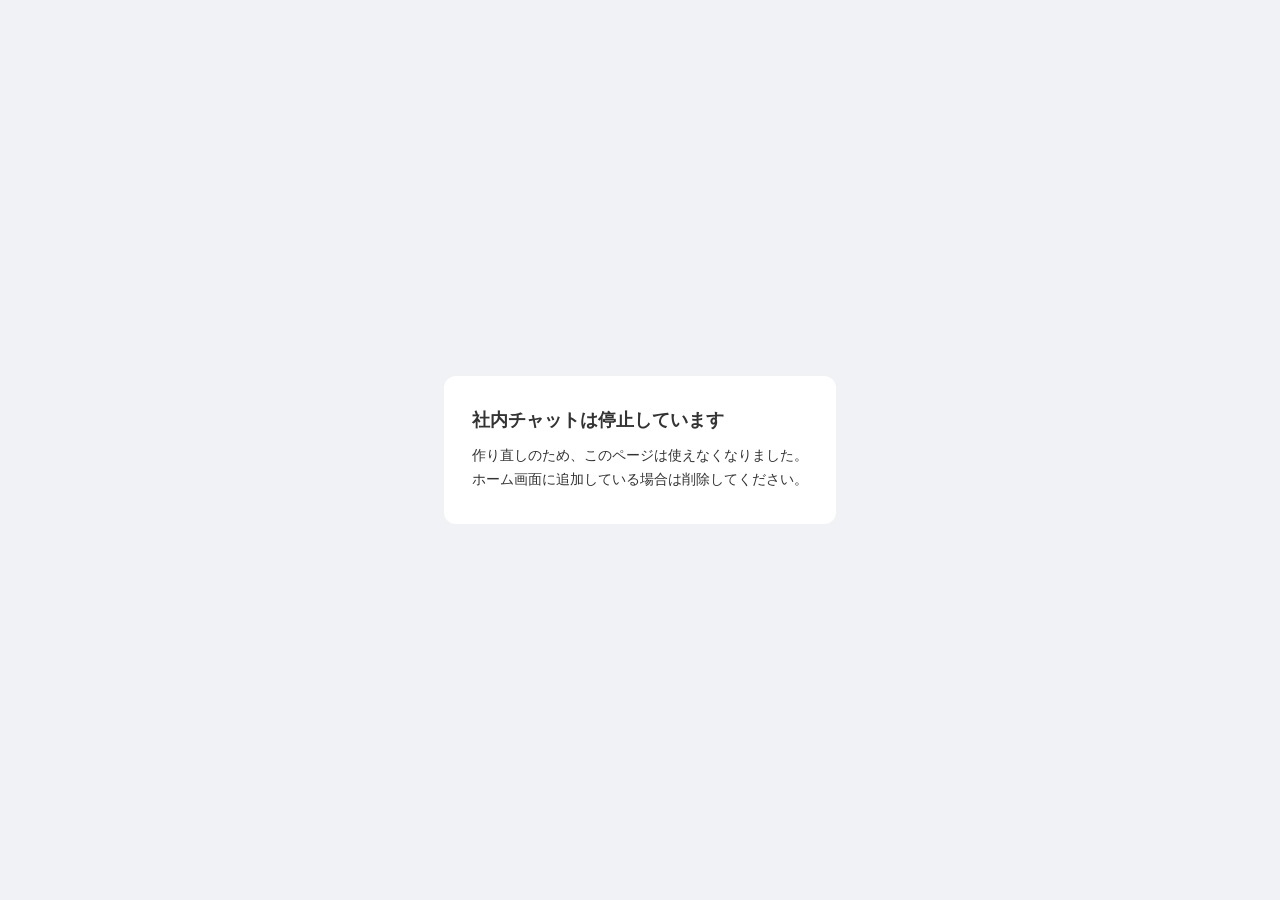
<file: chat-pwa/index.html>
<!DOCTYPE html>
<html lang="ja">
<head>
  <meta charset="UTF-8" />
  <meta name="viewport" content="width=device-width, initial-scale=1.0" />
  <meta name="robots" content="noindex" />
  <title>社内チャット（停止中）</title>
  <style>
    body { margin: 0; min-height: 100dvh; display: flex; align-items: center; justify-content: center;
           font-family: 'Segoe UI', 'Noto Sans JP', sans-serif; background: #f0f2f5; color: #333; }
    .box { background: #fff; border-radius: 12px; padding: 32px 28px; max-width: 360px; margin: 16px; }
    h1 { font-size: 18px; margin: 0 0 12px; }
    p { font-size: 14px; line-height: 1.7; margin: 0; }
  </style>
</head>
<body>
  <div class="box">
    <h1>社内チャットは停止しています</h1>
    <p>作り直しのため、このページは使えなくなりました。<br>ホーム画面に追加している場合は削除してください。</p>
  </div>
  <script>
    // 前のチャットが端末に残したログイン情報・キャッシュ・サービスワーカーを消す
    try {
      sessionStorage.removeItem('chat_user');
      Object.keys(localStorage).filter(k => k.startsWith('chat_')).forEach(k => localStorage.removeItem(k));
    } catch (e) {}
    if ('serviceWorker' in navigator) {
      navigator.serviceWorker.getRegistrations().then(rs => rs.forEach(r => {
        if (r.scope.includes('/chat-pwa/')) r.unregister();
      }));
    }
    if (window.caches) caches.keys().then(ks => ks.filter(k => k.startsWith('chat-')).forEach(k => caches.delete(k)));
  </script>
</body>
</html>
</file>
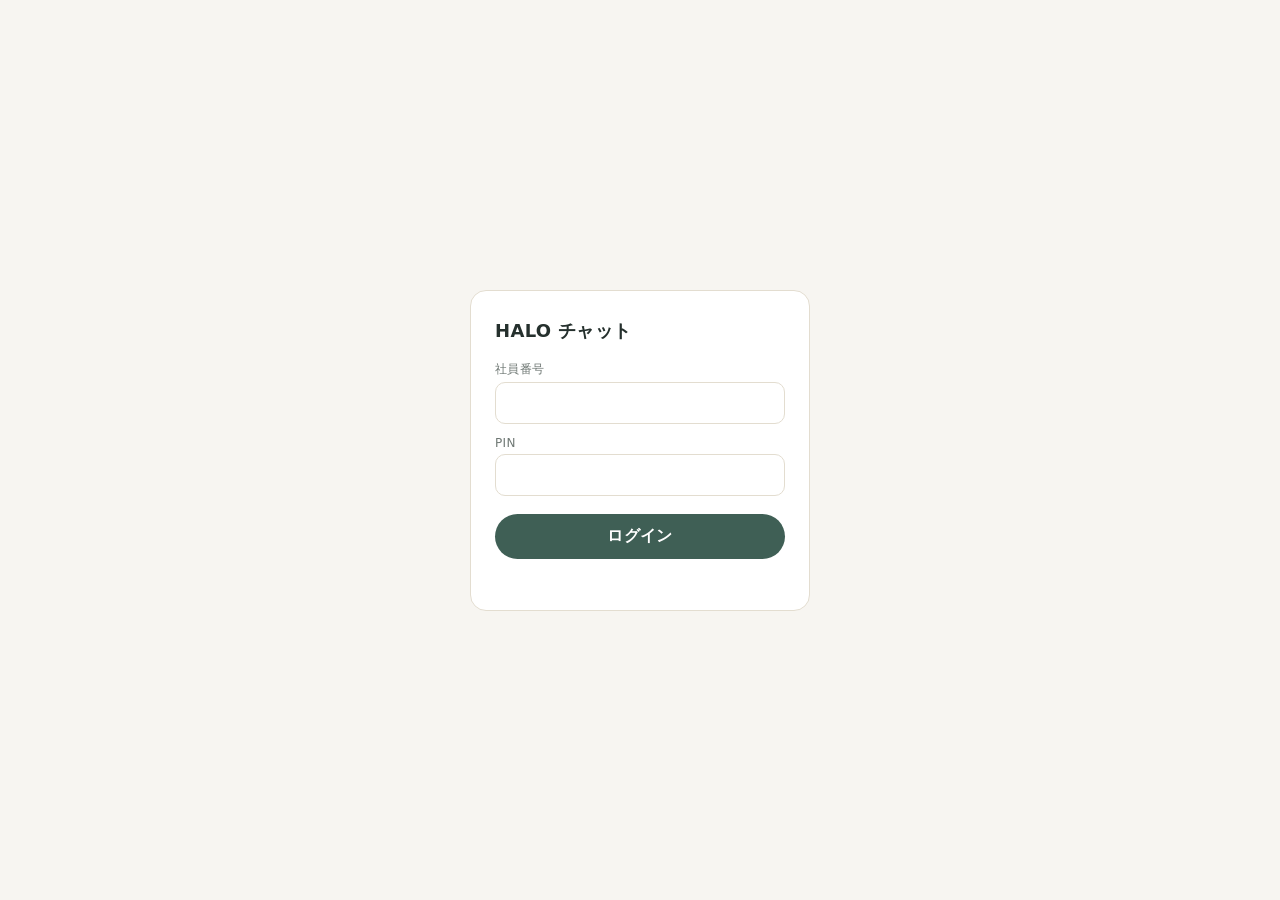
<file: chat.html>
<!DOCTYPE html>
<html lang="ja">
<head>
<meta charset="UTF-8">
<meta name="viewport" content="width=device-width, initial-scale=1.0, viewport-fit=cover">
<meta name="robots" content="noindex">
<title>HALO チャット</title>
<!--
  HALO チャット（2026-11-17）。正本はこのファイル（halo-github/chat.html）。開発用の写しは schedule-dev の build-dev-pwa.js が作る
  （本番の Worker のアドレスを開発用に置き換える）。今は部署「ソフト設計」の人だけ使える（守りは Worker の CHAT_ONLY_DEPTS）。
  HALO 本体のチャットのタブ（index.html の #chat-frame）は ?embed=1 で読み込む。
  できること：チャンネルと DM・グループの一覧・未読（未読の位置から開く）・送る・リアルタイムに届く・
    スレッド・引用・リアクション・「確認しました」・直す・消す・メンション（@）・新しい会話・通知を切る・送る前の個人情報の注意。
  前の Supabase 版（チャットツール/index.html）の操作を、HALO の新デザインの色で作り直したもの。
  接続先：本番の Worker（開発用の写しでは開発用 Worker）。?api=local で手元（wrangler dev の 127.0.0.1:8787）。
  ログイン：HALO と同じ通行証（sch_sess）。?lite=1 なら HALO Lite の通行証（halo_lite_sess）。無ければこの画面でログインする。
  個人の端末（HALO Lite）でも使うので、書きかけ以外は端末に残さない（メッセージは毎回 Worker から読む）。
  決まり：docs/HALOチャット_要件定義書.md・HALOチャット_設計書.md
-->
<style>
:root{
  --primary:#3F5F55;--primary-dark:#344945;--primary-light:#E3EEE4;
  --bg:#F7F5F1;--surface:#FFFFFF;--surface-1:#F3F0E8;--border:#E3DDD0;
  --text:#25302D;--text2:#6E7773;--text3:#A9AEA9;--red:#C2715A;--sun:#EFE8C4;--mention:#F4EBCB;
}
*{box-sizing:border-box;margin:0;padding:0}
html,body{height:100%}
body{font-family:'Geist','Noto Sans JP',system-ui,sans-serif;background:var(--bg);color:var(--text);font-feature-settings:'palt';letter-spacing:.02em;overflow:hidden}
button,input,textarea{font:inherit;letter-spacing:inherit;color:inherit}
button{cursor:pointer}
.hidden{display:none!important}
svg.i{width:18px;height:18px;stroke:currentColor;fill:none;stroke-width:1.8;stroke-linecap:round;stroke-linejoin:round;vertical-align:middle}

/* ログイン */
#login{min-height:100%;display:flex;align-items:center;justify-content:center;padding:16px}
.login-card{background:var(--surface);border:1px solid var(--border);border-radius:16px;padding:28px 24px;width:100%;max-width:340px}
.login-card h1{font-size:18px;font-weight:600;margin-bottom:18px}
.login-card label{display:block;font-size:12px;color:var(--text2);margin:12px 0 4px}
.login-card input{width:100%;padding:11px 12px;border:1px solid var(--border);border-radius:10px;background:#fff;font-size:15px}
.login-card button{width:100%;margin-top:18px;padding:12px;border:0;border-radius:999px;background:var(--primary);color:#fff;font-weight:600}
.err{color:var(--red);font-size:13px;margin-top:10px;min-height:1em}

/* 全体 */
body.embed .side-head{display:none}
#app{height:100%;display:flex}
#side{width:280px;flex-shrink:0;background:var(--surface);border-right:1px solid var(--border);display:flex;flex-direction:column}
.side-head{height:56px;display:flex;align-items:center;gap:8px;padding:0 10px 0 16px;background:var(--primary);color:#fff}
.side-head .t{font-weight:600;flex:1}
.side-head .me{font-size:12px;opacity:.85}
.head-btn{border:1px solid rgba(255,255,255,.45);background:transparent;color:#fff;border-radius:999px;padding:4px 10px;font-size:12px;font-weight:600}
#chList{flex:1;overflow-y:auto;padding:4px 0 8px}
.sec{font-size:11px;color:var(--text2);letter-spacing:.08em;padding:12px 16px 4px}
.ch{display:flex;align-items:center;gap:10px;padding:9px 16px;cursor:pointer}
.ch:hover{background:var(--surface-1)}
.ch.on{background:var(--primary-light)}
.ch .nm{flex:1;min-width:0}
.ch .nm b{display:block;font-weight:500;white-space:nowrap;overflow:hidden;text-overflow:ellipsis}
.ch .nm small{display:block;color:var(--text2);font-size:12px;white-space:nowrap;overflow:hidden;text-overflow:ellipsis}
.ch.unread .nm b{font-weight:700}
.ch .mute{font-size:11px;color:var(--text3)}
.badge{min-width:20px;height:20px;padding:0 6px;border-radius:999px;background:var(--primary);color:#fff;font-size:11px;font-weight:600;display:flex;align-items:center;justify-content:center}
.ch.muted .badge{background:var(--text3)}
.ch .badge.at,.ch.muted .badge.at{background:var(--red);margin-right:4px;padding:0 5px} /* まだ読んでいない自分あてのメンション（11/19） */
/* お気に入り・まとまり・並べ替え（2026-11-19） */
.list-tools{display:flex;gap:6px;justify-content:flex-end;padding:6px 10px 2px}
.list-tools .pill{font-size:12px;padding:3px 10px} /* 一覧を整理・まとまりを作る（2026-11-26 ボタンの形に） */
.sec.grp{display:flex;align-items:center;gap:6px;cursor:pointer;user-select:none}
.sec.grp .fold{display:inline-block;width:10px;transition:transform .15s}
.sec.grp.closed .fold{transform:rotate(-90deg)}
.sec.grp .sec-ed{margin-left:auto;display:flex;gap:2px}
/* ドラッグでまとまりに入れる（2026-11-26。パソコンだけ） */
.dropzone{display:none;margin:4px 10px;padding:8px 12px;border:1.5px dashed var(--border);border-radius:10px;font-size:12px;color:var(--text2);text-align:center}
body.dragging-ch .dropzone{display:block}
.drop-on{outline:2px solid var(--primary);outline-offset:-2px;background:var(--primary-light)}
.ch.drop-before{box-shadow:inset 0 2px 0 var(--primary)}
.ch.dragging{opacity:.45}
.hid-row{display:flex;align-items:center;gap:8px;padding:6px 16px;font-size:13px;color:var(--text2)}
.hid-row span{flex:1;min-width:0;overflow:hidden;text-overflow:ellipsis;white-space:nowrap}
.hid-row button,.mg-arc button{border:1px solid var(--border);background:var(--surface);border-radius:8px;padding:3px 10px;font:inherit;font-size:12px}
.mg-arc{display:flex;align-items:center;gap:6px;flex-wrap:wrap;padding:9px 4px;border-bottom:1px solid var(--surface-1)}
.mg-arc .nm{flex:1;min-width:140px}
.mg-arc .nm small{display:block;font-size:11px;color:var(--text2)}
/* 使われ方（K-06。2026-11-26） */
.mg-sum{font-size:13px;line-height:1.7;padding:8px 4px}
.mg-sum b{font-weight:700}
.mg-h{font-size:12px;font-weight:700;color:var(--text2);margin:12px 4px 4px}
.mg-tbl{width:100%;border-collapse:collapse;font-size:12px}
.mg-tbl th{text-align:left;font-weight:600;color:var(--text2);padding:4px;border-bottom:1px solid var(--border);white-space:nowrap}
.mg-tbl td{padding:5px 4px;border-bottom:1px solid var(--surface-1);vertical-align:top}
.mg-tbl td.n{text-align:right;white-space:nowrap}
.mg-tbl .warn{color:var(--red);font-weight:600}
.mg-note{font-size:11px;color:var(--text2);padding:4px;line-height:1.5}
.sec.grp .sec-ed button,.ch .ed button{border:0;background:none;color:var(--text2);padding:2px 5px;font-size:13px;cursor:pointer;border-radius:6px}
.sec.grp .sec-ed button:hover,.ch .ed button:hover{background:var(--surface-1);color:var(--text)}
.ch .ed{display:flex;gap:1px;align-items:center;flex-shrink:0}
.ch .ed button.on{color:#C9A227}
.ch .ed select{font:inherit;font-size:11px;max-width:88px;padding:2px;border:1px solid var(--border);border-radius:6px;background:var(--surface);color:var(--text2)}
.ch.editing .mute{display:none}
.conn{font-size:11px;color:var(--text2);padding:8px 16px;border-top:1px solid var(--border)}
.conn.off{color:var(--red)}

.pane{flex:1;min-width:0;display:flex;flex-direction:column;background:var(--bg)}
#thread{flex:0 0 380px;border-left:1px solid var(--border)}
.pane-head{height:56px;flex-shrink:0;display:flex;align-items:center;gap:8px;padding:0 12px 0 16px;background:var(--surface);border-bottom:1px solid var(--border)}
.pane-head .t{font-weight:600;flex:1;min-width:0;white-space:nowrap;overflow:hidden;text-overflow:ellipsis}
.pane-head .sub{font-size:12px;color:var(--text2);font-weight:400;margin-left:6px}
.txt-btn{border:0;background:none;color:var(--primary);font-weight:600;padding:6px 6px;font-size:14px}
#back{display:none}
.list{flex:1;overflow-y:auto;padding:12px 16px 16px}
.more{text-align:center;color:var(--text3);font-size:12px;padding:6px}
.day{text-align:center;margin:14px 0 8px}
.day span{font-size:11px;color:var(--text2);background:var(--surface-1);border-radius:999px;padding:3px 10px}
.unread-line{display:flex;align-items:center;gap:8px;color:var(--red);font-size:11px;margin:10px 0}
.unread-line::before,.unread-line::after{content:'';flex:1;border-top:1px solid var(--red);opacity:.5}

.m{position:relative;display:flex;flex-direction:column;align-items:flex-start;margin:4px 0;padding:2px 0}
.m.mine{align-items:flex-end}
.m:not(.mine){padding-left:44px}
.m .m-av{position:absolute;left:0;top:6px}
.m .m-av .av{width:34px;height:34px;margin:0;font-size:14px}
.m.halo .m-av .av{background:var(--primary);color:#fff}
.m .who{font-size:12px;color:var(--text2);margin:6px 6px 2px}
/* 吹き出しと操作のメニューをまとめる枠（2026-11-20：メニューを吹き出しの近くに出す。幅の上限はこちらに） */
.bw{position:relative;max-width:min(560px,82%)}
.m .bub{max-width:100%;background:var(--surface);border:1px solid var(--border);border-radius:14px;padding:8px 12px;white-space:pre-wrap;word-break:break-word;line-height:1.55}
.m.mine .bub{background:var(--primary-light);border-color:#CFDDD1}
.m.mentioned .bub{background:var(--mention);border-color:#E6D79F}
.m.pending .bub{opacity:.6}
.m.failed .bub{border-color:var(--red)}
.m.deleted .bub{color:var(--text3);font-style:italic}
.m .bub a{color:var(--primary-dark)}
.m .bub .at{color:var(--primary-dark);font-weight:600}
.quote{display:block;border-left:3px solid var(--text3);padding:2px 8px;margin:0 0 6px;color:var(--text2);font-size:13px;white-space:pre-wrap;max-height:4.6em;overflow:hidden}
.meta{display:flex;gap:8px;align-items:center;font-size:11px;color:var(--text3);margin:2px 6px 0}
.reacts{display:flex;flex-wrap:wrap;gap:4px;margin:4px 4px 0;max-width:min(560px,82%)}
.m.mine .reacts{justify-content:flex-end}
.chip{display:inline-flex;align-items:center;gap:4px;border:1px solid var(--border);background:var(--surface);border-radius:999px;padding:2px 9px;font-size:12px;line-height:1.6}
.chip.on{border-color:var(--primary);background:var(--primary-light);color:var(--primary-dark);font-weight:600}
.chip.stamp{background:var(--surface-1)}
.chip.stamp.on{background:var(--primary-light)}
.replies{border:0;background:none;color:var(--primary);font-size:12px;font-weight:600;margin:4px 6px 0;padding:0}
/* メッセージの操作（PC はマウスを乗せると出る。スマホは押すと下から出る） */
.acts{position:absolute;top:-20px;right:0;display:none;background:var(--surface);border:1px solid var(--border);border-radius:10px;padding:2px;box-shadow:0 2px 8px rgba(37,48,45,.08);z-index:5}
.m:not(.mine) .acts{right:auto;left:0}
@media(hover:hover){.m:hover .acts{display:flex}}
.acts button{border:0;background:none;padding:4px 6px;border-radius:7px;color:var(--text2);font-size:12px}
.acts button:hover{background:var(--surface-1);color:var(--text)}
.empty{color:var(--text2);text-align:center;margin-top:40px;font-size:14px}

.m.halo .bub{background:var(--surface-1)}
.m.halo .bub .h-title{display:block;font-weight:600;margin-bottom:2px}
.h-btns{display:flex;gap:8px;flex-wrap:wrap;margin-top:8px;white-space:normal}
.h-btns button{border:1px solid var(--border);background:var(--surface);color:var(--text);border-radius:8px;padding:6px 14px;font:inherit;font-size:13px;cursor:pointer}
.h-btns button.primary{background:var(--primary);border-color:var(--primary);color:#fff}
.h-result{display:block;margin-top:6px;font-size:12px;color:var(--text2);white-space:normal}
.ro-note{flex-shrink:0;border-top:1px solid var(--border);background:var(--surface);color:var(--text2);font-size:12px;padding:12px 16px calc(12px + env(safe-area-inset-bottom))}
.composer{flex-shrink:0;border-top:1px solid var(--border);background:var(--surface);padding:8px 12px calc(10px + env(safe-area-inset-bottom));position:relative}
.rule{font-size:11px;color:var(--text2);margin:0 4px 6px}
.ctx{display:flex;align-items:center;gap:8px;font-size:12px;color:var(--text2);background:var(--surface-1);border-radius:8px;padding:6px 10px;margin-bottom:6px}
.ctx span{flex:1;min-width:0;white-space:nowrap;overflow:hidden;text-overflow:ellipsis}
.ctx button{border:0;background:none;color:var(--text2);font-size:12px}
.row{display:flex;gap:8px;align-items:flex-end}
textarea.in{flex:1;resize:none;overflow-y:hidden;max-height:160px;min-height:42px;padding:10px 12px;border:1px solid var(--border);border-radius:12px;background:#fff;font-size:15px;line-height:1.45}
.send{border:0;border-radius:999px;background:var(--primary);color:#fff;font-weight:600;padding:0 18px;height:42px}
.send:disabled{opacity:.45;cursor:default}
.mention-box{position:absolute;bottom:100%;left:12px;right:12px;max-height:220px;overflow-y:auto;background:var(--surface);border:1px solid var(--border);border-radius:12px;box-shadow:0 4px 16px rgba(37,48,45,.12);z-index:20}
.mention-box div{padding:8px 12px;cursor:pointer;font-size:14px}
.mention-box div small{color:var(--text2);margin-left:6px;font-size:12px}
.mention-box div.sel,.mention-box div:hover{background:var(--primary-light)}

/* 小窓・下から出る操作 */
.overlay{position:fixed;inset:0;background:rgba(37,48,45,.35);display:flex;align-items:center;justify-content:center;padding:16px;z-index:50}
.box{background:var(--surface);border-radius:16px;max-width:400px;width:100%;padding:20px;max-height:86vh;display:flex;flex-direction:column}
.box h2{font-size:16px;font-weight:600;margin-bottom:8px}
.box p{font-size:14px;color:var(--text2);line-height:1.6}
.box ul{margin:8px 0 0 18px;font-size:14px}
.btns{display:flex;gap:8px;justify-content:flex-end;margin-top:16px}
.btn{border-radius:999px;padding:9px 16px;font-weight:600;border:1px solid var(--border);background:#fff}
.btn.primary{background:var(--primary);border-color:var(--primary);color:#fff}
.btn.danger{background:var(--red);border-color:var(--red);color:#fff}
.btn:disabled{opacity:.45;cursor:default}
#people input{width:100%;padding:9px 12px;border:1px solid var(--border);border-radius:10px;margin:4px 0 8px}
#peopleList{overflow-y:auto;flex:1;min-height:120px;border-top:1px solid var(--border)}
#peopleList label{display:flex;align-items:center;gap:10px;padding:8px 4px;border-bottom:1px solid var(--surface-1);font-size:14px}
#peopleList small{color:var(--text2);font-size:12px}
#picked{font-size:12px;color:var(--text2);min-height:1.2em}
.side-tools{padding:8px 10px 4px;border-bottom:1px solid var(--border)}
.side-tools input{width:100%;padding:8px 12px;border:1px solid var(--border);border-radius:999px;background:var(--surface-1);font-size:14px}
.people-bulk{display:flex;gap:8px;align-items:center;flex-wrap:wrap;margin:6px 0}
.people-bulk select{font:inherit;font-size:13px;padding:4px 8px;border:1px solid var(--border);border-radius:8px;background:var(--surface);color:var(--text)}
.side-btns{display:flex;justify-content:flex-start;flex-wrap:wrap;gap:6px;margin-top:6px}
.side-btns .txt-btn{font-size:12.5px;white-space:nowrap;padding:6px 4px}
#searchList{flex:1;overflow-y:auto;padding:4px 0 8px}
.hit{padding:9px 16px;cursor:pointer;border-bottom:1px solid var(--surface-1)}
.hit:hover{background:var(--surface-1)}
.hit .where{font-size:11px;color:var(--text2)}
.hit .body{font-size:13px;margin-top:2px;display:-webkit-box;-webkit-line-clamp:3;-webkit-box-orient:vertical;overflow:hidden;white-space:pre-wrap}
.hit mark{background:var(--sun);color:inherit;border-radius:3px}
.field{width:100%;padding:9px 12px;border:1px solid var(--border);border-radius:10px;margin:6px 0 10px;font-size:15px}
.opt{display:flex;align-items:center;gap:8px;font-size:14px;padding:6px 2px}
#setNameRow{display:flex;gap:8px;align-items:center}
#setNameRow .field{margin:4px 0}
#setNameRow .btn{white-space:nowrap;flex-shrink:0}
#setMembers{max-height:40vh;overflow-y:auto;margin-top:8px;border-top:1px solid var(--border)}
#setMembers div{display:flex;align-items:center;gap:8px;padding:7px 2px;border-bottom:1px solid var(--surface-1);font-size:14px}
#setMembers div span{flex:1}
#setMembers small{color:var(--text2)}
#setMembers button{border:0;background:none;color:var(--red);font-size:12px}
.btns.wrap{flex-wrap:wrap}
.files{display:flex;flex-direction:column;gap:6px;margin-top:4px}
.bub .files:first-child{margin-top:0}
.file{display:flex;align-items:center;gap:8px;border:1px solid var(--border);background:var(--surface-1);border-radius:10px;padding:6px 10px;font-size:13px;cursor:pointer;text-align:left;max-width:320px}
.file b{font-weight:500;overflow:hidden;text-overflow:ellipsis;white-space:nowrap}
.file small{color:var(--text2);white-space:nowrap}
.file-row{display:flex;gap:4px;align-items:stretch;max-width:360px}
.file-dl{border:1px solid var(--border);background:var(--surface);border-radius:10px;padding:0 9px;color:var(--text2);cursor:pointer}
.file-dl:hover{color:var(--primary)}
/* 画像を大きく見る窓（2026-11-18） */
#imgView{z-index:60;flex-direction:column;gap:12px;background:rgba(20,26,24,.88)}
#imgView img{max-width:min(96vw,1400px);max-height:calc(100dvh - 120px);border-radius:8px;background:#fff;object-fit:contain}
#imgView .iv-bar{display:flex;gap:8px;align-items:center;flex-wrap:wrap;justify-content:center;color:#fff;font-size:13px}
#imgView .iv-bar .btn:not(.primary){color:var(--text)}
#imgView .iv-bar span{max-width:50vw;overflow:hidden;text-overflow:ellipsis;white-space:nowrap;opacity:.85}
.thumb{display:block;max-width:240px;max-height:200px;border-radius:10px;border:1px solid var(--border);cursor:pointer;background:var(--surface-1);min-width:80px;min-height:60px}
.attach{border:0;background:none;color:var(--text2);height:42px;padding:0 4px}
.attach:hover{color:var(--primary)}
.pending-files{display:flex;flex-wrap:wrap;gap:6px;margin-bottom:6px}
.pending-files span{font-size:12px;background:var(--surface-1);border-radius:999px;padding:3px 10px}
.pending-files button{border:0;background:none;color:var(--text2);margin-left:4px}
.ch .tag{font-size:10px;color:var(--text2);border:1px solid var(--border);border-radius:999px;padding:0 6px;margin-left:4px;font-weight:400}
.emojis{display:grid;grid-template-columns:repeat(6,1fr);gap:4px}
/* 顔写真・スタンプ・本文の中の画像（2026-11-18） */
.av{width:22px;height:22px;border-radius:50%;object-fit:cover;vertical-align:middle;margin-right:6px;display:inline-flex;align-items:center;justify-content:center;background:var(--primary-light);color:var(--primary);font-size:11px;font-weight:600;flex-shrink:0}
.av-big{width:96px;height:96px;font-size:36px;margin:4px auto 8px;display:flex}
.stamp-inl{height:1.6em;vertical-align:middle}
.stamp-big{display:block;max-width:150px;max-height:150px}
.m.stamp-only .bub{background:none!important;border:0;padding:2px 0}
.bub img.inl{display:block;max-width:min(320px,100%);max-height:320px;border-radius:8px;margin:4px 0;cursor:pointer}
.stamps{display:grid;grid-template-columns:repeat(4,1fr);gap:6px;margin-top:10px;max-height:240px;overflow-y:auto}
.stamps button{border:0;background:var(--surface-1);border-radius:10px;padding:6px;position:relative;font-size:11px;color:var(--text2)}
.stamps button img{display:block;width:100%;height:64px;object-fit:contain}
.stamps.del button.mine{outline:2px solid var(--red)}
.pending-files img{height:40px;border-radius:6px;vertical-align:middle;margin-right:4px}
.stamp-btn{border:0;background:none;color:var(--text2);height:42px;padding:0 4px}
.stamp-btn:hover{color:var(--primary)}
.emojis button{border:0;background:var(--surface-1);border-radius:10px;font-size:22px;padding:8px 0}
.sheet{position:fixed;left:0;right:0;bottom:0;background:var(--surface);border-radius:16px 16px 0 0;padding:8px 8px calc(12px + env(safe-area-inset-bottom));z-index:60;box-shadow:0 -4px 20px rgba(37,48,45,.15)}
.sheet button{display:block;width:100%;text-align:left;border:0;background:none;padding:13px 16px;font-size:15px;border-radius:10px}
.sheet button:active{background:var(--surface-1)}
.sheet .danger{color:var(--red)}
.sheet button.cur{font-weight:700;color:var(--primary)}

/* 投票・日程調整・ピン留め・保存・横の一覧（B-1、2026-11-19） */
.vote{white-space:normal;min-width:min(260px,60vw)}
.vote .vq{font-weight:600;margin-bottom:6px;white-space:pre-wrap}
.vote .vk{font-size:11px;color:var(--text2);font-weight:400;margin-left:6px}
.vo{position:relative;display:flex;align-items:center;gap:8px;width:100%;border:1px solid var(--border);background:var(--surface);border-radius:8px;padding:7px 10px;margin:4px 0 0;font:inherit;font-size:13px;text-align:left;cursor:pointer;overflow:hidden;color:var(--text)}
.vo .bar{position:absolute;left:0;top:0;bottom:0;background:var(--primary-light)}
.vo .t,.vo .n{position:relative}
.vo .t{flex:1}
.vo .n{color:var(--text2);font-size:12px;white-space:nowrap}
.vo.on{border-color:var(--primary)}
.vo.on .t{font-weight:600}
.vo:disabled{cursor:default}
.vote .sw{font-size:11px;color:var(--text2);margin:2px 2px 0;line-height:1.5}
.sd{border-top:1px solid var(--border);padding:7px 0 6px}
.sd:first-of-type{border-top:0}
.sd .t{font-size:13px;font-weight:600}
.sd .best{font-size:11px;color:var(--primary-dark);margin-left:6px;font-weight:600}
.sd .cnt{font-size:12px;color:var(--text2);margin:1px 0 2px}
.sd .vb{display:flex;gap:6px;margin-top:4px}
.sd .vb button{flex:1;border:1px solid var(--border);background:var(--surface);border-radius:8px;padding:3px 0;font-size:15px;cursor:pointer;color:var(--text)}
.sd .vb button.on{background:var(--primary-light);border-color:var(--primary);font-weight:700}
.vote .vf{display:flex;gap:8px;align-items:center;justify-content:space-between;font-size:11px;color:var(--text2);margin-top:8px}
.vote .vf button{border:0;background:none;color:var(--primary);font-size:12px;font-weight:600;padding:2px 0;cursor:pointer}
.vote-btn{border:0;background:none;color:var(--text2);height:42px;padding:0 4px}
.vote-btn:hover{color:var(--primary)}
.vdate{display:flex;gap:6px;align-items:center;flex-wrap:wrap;margin:-4px 0 8px}
/* 空いている時間を探す（2026-11-23） */
.free{border:1px solid var(--border);border-radius:10px;padding:8px 10px;margin:-2px 0 8px;font-size:13px}
.free-ctl{display:flex;gap:6px;align-items:center;flex-wrap:wrap}
.free select{font:inherit;font-size:13px;padding:5px 6px;border:1px solid var(--border);border-radius:8px;background:var(--surface);color:var(--text)}
.free-who{margin-top:6px;color:var(--text2)}
.free-res{max-height:190px;overflow:auto;margin-top:6px}
.free-day{margin:3px 0;display:flex;flex-wrap:wrap;align-items:center;gap:4px}
.free-day b{min-width:76px;font-weight:600}
.free .chip{font:inherit;font-size:12px;padding:3px 9px;border:1px solid var(--border);border-radius:999px;background:var(--surface);color:var(--text);cursor:pointer}
.free .chip.soft{border-style:dashed;color:var(--text2)}
.free .chip.on{background:var(--primary);border-color:var(--primary);color:#fff}
.free-note{color:var(--text2);font-size:12px;margin-top:4px}
.vdate input,.vdate select{font:inherit;font-size:14px;padding:6px 8px;border:1px solid var(--border);border-radius:8px;background:var(--surface);color:var(--text)}
#voteSet .box{overflow-y:auto}
#voteSet textarea.field{resize:vertical;font:inherit}
.pin-mark{color:var(--primary-dark);font-weight:600}
.acts button.on{color:var(--primary)}
.bub.flash{outline:2px solid var(--sun);outline-offset:2px}
#panel{flex:0 0 380px;border-left:1px solid var(--border)}
#panelList{padding:4px 0 8px}
#panelList .hit{display:flex;gap:8px;align-items:flex-start}
#panelList .hit>div{flex:1;min-width:0}
#panelList .hit button{border:0;background:none;color:var(--text2);font-size:12px;padding:2px 4px;white-space:nowrap;cursor:pointer}
#panelList .hit button:hover{color:var(--primary)}
#moreBtn{display:none}

/* 文字の書式・確認してほしい・既読・在席・予約・タスク（2026-11-19） */
.bub b{font-weight:700}
.bub mark.hl,.fmt-prev mark.hl{background:#FBEA9A;color:inherit;border-radius:3px;padding:0 2px}
.fc-red{color:#C0392B}.fc-orange{color:#C8650B}.fc-green{color:#2E7D32}.fc-blue{color:#1F5FBF}.fc-purple{color:#7B3FA0}.fc-gray{color:#6E7773}
.fmt-btn,.ack-btn,.req-btn,.later-btn,.plus-btn{border:0;background:none;color:var(--text2);height:42px;padding:0 4px;flex-shrink:0}
.fmt-btn:hover,.ack-btn:hover,.req-btn:hover,.later-btn:hover,.plus-btn:hover{color:var(--primary)}
.ack-btn.on,.fmt-btn.on{color:var(--primary)}
.fmt-btn b{font-size:16px;font-family:Georgia,serif}
.plus-btn{display:none;font-size:22px;line-height:1}
.fmt-bar{display:flex;flex-wrap:wrap;gap:4px;align-items:center;margin:0 0 6px}
.fmt-bar button{border:1px solid var(--border);background:var(--surface);border-radius:8px;min-width:32px;height:30px;padding:0 8px;font-size:13px;color:var(--text);cursor:pointer}
.fmt-bar button:hover{border-color:var(--primary)}
.fmt-bar .dot{width:24px;height:24px;min-width:0;border-radius:50%;padding:0;border:2px solid var(--surface);box-shadow:0 0 0 1px var(--border)}
.fmt-bar .sep{width:1px;height:20px;background:var(--border);margin:0 4px}
.fmt-prev{font-size:13px;background:var(--surface-1);border-radius:8px;padding:6px 10px;margin:0 0 6px;white-space:pre-wrap;word-break:break-word;max-height:7em;overflow:auto}
.fmt-prev small{display:block;font-size:11px;color:var(--text2)}
.ack-on{font-size:12px;color:var(--primary-dark);background:var(--primary-light);border-radius:8px;padding:5px 10px;margin-bottom:6px}
/* 確認の期限（2026-11-23） */
.ack-due{display:inline-flex;gap:4px;align-items:center;flex-wrap:wrap;margin-left:6px}
.ack-due input,.ack-due select{font:inherit;font-size:12px;padding:2px 4px;border:1px solid var(--border);border-radius:6px;background:var(--surface);color:var(--text)}
.ack-head .due{font-weight:400;color:var(--text2);margin-left:4px}
.ack-head .due.over{color:var(--red);font-weight:700}
.ack-head{display:block;font-size:12px;font-weight:700;color:var(--red);margin-bottom:2px}
.m.ack .bub{border-color:var(--red)}
.ack-row{display:flex;gap:8px;align-items:center;flex-wrap:wrap;margin:4px 6px 0;font-size:12px;color:var(--text2)}
.ack-row button{border:1px solid var(--border);background:var(--surface);border-radius:8px;padding:4px 12px;font-size:12px;color:var(--text);cursor:pointer}
.ack-row button.primary{background:var(--primary);border-color:var(--primary);color:#fff}
.readlink{border:0;background:none;color:var(--text2);font-size:11px;padding:0;cursor:pointer;text-decoration:underline dotted}
.avw{position:relative;display:inline-flex;vertical-align:middle}
.pdot{position:absolute;right:4px;bottom:-1px;width:9px;height:9px;border-radius:50%;border:2px solid var(--surface)}
.m .m-av .pdot{right:-2px;bottom:-2px;width:11px;height:11px;border-color:var(--bg)}
.p-in{background:#4CAF50}.p-busy{background:#E0A526}.p-out{background:#5B8DD6}.p-off{background:#A9AEA9}
.away-hint{font-size:12px;color:var(--text2);margin:0 4px 6px}
#readersBox .box{overflow-y:auto}
#readersBox h3{font-size:13px;margin:12px 0 4px;color:var(--text2);font-weight:600}
#readersBox .names{font-size:14px;line-height:1.7}
.later-quick{display:flex;flex-wrap:wrap;gap:6px;margin:8px 0}
.later-quick .btn{padding:6px 12px;font-size:13px}
@media(min-width:700px){.sheet{left:auto;right:24px;bottom:24px;width:260px;border-radius:12px;max-height:80vh;overflow-y:auto;border:1px solid var(--border);box-shadow:0 6px 20px rgba(37,48,45,.15)}.sheet button{padding:9px 12px;font-size:14px}}

/* 自分メモ・探すときの絞り込み（2026-11-20） */
.ch.self{border-bottom:1px solid var(--surface-1)}
.sq-row{display:flex;gap:4px;align-items:center}
.sq-row input{flex:1;min-width:0}
.sq-row .txt-btn{font-size:12.5px;white-space:nowrap;padding:6px 4px}
#searchOpts{display:flex;flex-direction:column;gap:6px;margin:6px 0 2px}
#searchOpts select,#searchOpts input{font:inherit;font-size:13px;padding:6px 8px;border:1px solid var(--border);border-radius:8px;background:var(--surface);color:var(--text);width:100%}
.sq-dates{display:flex;gap:4px;align-items:center}
.sq-dates input{flex:1;min-width:0}
#searchOpts .btn{align-self:flex-end;padding:6px 16px}
/* チャットの管理（2026-11-25。主任以上と 90番） */
#manageBox .box{max-width:620px}
.mg-tabs{display:flex;gap:6px;margin:4px 0 10px}
.mg-tabs button{border:1px solid var(--border);background:var(--surface);color:var(--text);border-radius:999px;padding:6px 14px;font:inherit;font-size:13px}
.mg-tabs button.on{background:var(--primary);border-color:var(--primary);color:#fff}
.mg-form{display:flex;flex-direction:column;gap:6px}
.mg-form select,.mg-form input{font:inherit;font-size:13px;padding:6px 8px;border:1px solid var(--border);border-radius:8px;background:var(--surface);color:var(--text);width:100%}
.mg-form .sq-dates input{width:auto}
.mg-form .btn{align-self:flex-end;padding:6px 16px}
.mg-list{overflow:auto;min-height:0;flex:1;margin-top:8px;border-top:1px solid var(--surface-1)}
.mg-list .hit{cursor:default;padding:9px 4px}
.mg-list .lab{font-size:11px;color:var(--text2);margin-top:4px}
.mg-list .hit button{margin-top:6px;border:1px solid var(--border);background:var(--surface);border-radius:8px;padding:4px 10px;font:inherit;font-size:12px}
/* はじめての案内（2026-11-26） */
#guideBox .box{max-width:440px}
.gd-step{font-size:12px;color:var(--text2);margin-bottom:4px}
.gd-dots{display:flex;gap:6px;justify-content:center;margin:12px 0 0}
.gd-dots i{width:7px;height:7px;border-radius:50%;background:var(--border)}
.gd-dots i.on{background:var(--primary)}
.gd-body{font-size:14px;line-height:1.7}
.gd-body p{margin:0 0 8px}
.gd-st{padding:8px 10px;border-radius:10px;background:var(--surface-1);margin:6px 0 10px;font-size:13px}
.gd-st.warn{color:var(--red)}
.gd-body .btn{margin:2px 0 8px}
/* 依頼（人に仕事を振る。2026-11-26） */
.rq{margin-top:8px;border:1px solid var(--border);border-radius:10px;padding:8px 10px;background:var(--surface);font-size:13px}
.rq-h{font-size:12px;font-weight:700;color:var(--text2);margin-bottom:4px}
.rq-h .warn,.rq-p .warn{color:var(--red)}
.rq-p{display:flex;justify-content:space-between;gap:8px;padding:2px 0}
.rq-ok{color:var(--primary);font-weight:600}
.rq-b{display:flex;gap:6px;margin-top:6px;flex-wrap:wrap}
.rq-b button{border:1px solid var(--border);background:var(--surface);border-radius:8px;padding:4px 10px;font:inherit;font-size:12px}
.rq-b button.primary{background:var(--primary);border-color:var(--primary);color:#fff;font-weight:600}
.rq-x{opacity:.6}
#reqBox textarea.field{resize:vertical;font:inherit}
.req-who{font-size:13px;margin:0 0 8px}
.sheet .note{font-size:12px;color:var(--text2);padding:8px 16px 4px;line-height:1.5}

/* 自分あて・くり返し（2026-11-20） */
/* 枠付きのボタン（2026-11-23 ユーザー要望：文字だけではボタンに見えない） */
.pill{display:inline-flex;align-items:center;gap:4px;border:1px solid var(--border);background:var(--surface);color:var(--text);border-radius:8px;padding:4px 9px;font-size:13px;font-weight:600;line-height:1.4;cursor:pointer;white-space:nowrap}
.pill:hover{border-color:var(--primary);background:var(--primary-light)}
.pill svg.i{width:15px;height:15px;color:var(--primary)}
.pill.main{background:var(--primary);border-color:var(--primary);color:#fff}
.pill.main:hover{background:var(--primary-dark)}
.pill.main svg.i{color:#fff}
/* 転送したメッセージ（2026-11-23） */
.fwd{border:1px solid var(--border);border-radius:8px;padding:6px 9px;margin:2px 0 4px;background:var(--surface-1)}
.fwd-h{font-size:12px;color:var(--text2);margin-bottom:2px}
.fwd-b{white-space:pre-wrap;word-break:break-word}
.fwd-f{font-size:12px;color:var(--text2);margin-top:2px}
.fwd-go{border:0;background:none;color:var(--primary);font-size:12px;font-weight:600;padding:2px 0;cursor:pointer}
.fwd-list{max-height:220px;overflow:auto;border:1px solid var(--border);border-radius:8px;margin:6px 0}
.fwd-list button{display:block;width:100%;text-align:left;border:0;border-bottom:1px solid var(--border);background:var(--surface);color:var(--text);padding:8px 10px;font-size:14px;cursor:pointer}
.fwd-list button.on{background:var(--primary-light);font-weight:700}
.badge-s{display:inline-block;min-width:16px;height:16px;line-height:16px;border-radius:8px;background:var(--red);color:#fff;font-size:10px;padding:0 4px;margin-left:3px;text-align:center;font-weight:600}
#panelList .hit.unread .body{font-weight:700}
#laterRepeatRow{display:flex;gap:8px;align-items:center;font-size:14px;margin-top:8px}
#laterRepeatRow select{font:inherit;font-size:14px;padding:6px 8px;border:1px solid var(--border);border-radius:8px;background:var(--surface);color:var(--text)}

/* タブレット：スレッドは画面の上にかぶせる */
@media(max-width:1099px){
  #thread,#panel{position:fixed;top:0;right:0;bottom:0;width:min(420px,100%);z-index:40;box-shadow:-4px 0 20px rgba(37,48,45,.12)}
}
/* スマホ：一覧とチャンネルを切り替える */
@media(max-width:699px){
  #side{width:100%;border-right:0}
  #main{display:none}
  body.in-ch #side{display:none}
  body.in-ch #main{display:flex}
  #back{display:inline-block}
  #thread,#panel{width:100%;border-left:0}
  #pinsBtn,#filesBtn,#muteBtn{display:none}
  #moreBtn{display:inline-block}
  .composer .vote-btn,.composer .ack-btn,.composer .req-btn,.composer .later-btn,.composer .fmt-btn{display:none}
  .composer .plus-btn{display:inline-block}
}
</style>
</head>
<body>

<div id="login" class="hidden">
  <form class="login-card" id="loginForm">
    <h1>HALO チャット</h1>
    <label for="empId">社員番号</label>
    <input id="empId" autocomplete="username" required>
    <label for="pin">PIN</label>
    <input id="pin" type="password" inputmode="numeric" autocomplete="current-password" required>
    <button type="submit">ログイン</button>
    <div class="err" id="loginErr"></div>
  </form>
</div>

<div id="app" class="hidden">
  <aside id="side">
    <div class="side-head"><span class="t">チャット</span><span class="me" id="meName"></span></div>
    <div class="side-tools">
      <form id="searchForm"><div class="sq-row"><input id="searchQ" type="search" placeholder="メッセージを探す" enterkeyhint="search"><button type="button" class="txt-btn" id="searchOptBtn" title="人・チャンネル・期間で絞る">絞り込み</button></div>
        <div id="searchOpts" class="hidden"><select id="sqWho" title="書いた人"></select><select id="sqCh" title="チャンネル"></select><div class="sq-dates"><input type="date" id="sqFrom" title="この日から"><span>〜</span><input type="date" id="sqTo" title="この日まで"></div><button type="submit" class="btn primary">探す</button></div></form>
      <div class="side-btns"><button class="pill main" id="newBtn" type="button"><svg class="i" viewBox="0 0 24 24"><path d="M12 5v14M5 12h14"/></svg>新しく</button><button class="pill" id="forMeBtn" type="button" title="まだ確認していない確認依頼・自分へのメンション・返信・リマインダー"><svg class="i" viewBox="0 0 24 24"><circle cx="12" cy="12" r="4"/><path d="M16 12v1.5a2.5 2.5 0 0 0 5 0V12a9 9 0 1 0-3.5 7.1"/></svg>自分あて<span id="forMeN" class="badge-s hidden"></span></button><button class="pill" id="reqBtn" type="button" title="自分への依頼・自分が出した依頼"><svg class="i" viewBox="0 0 24 24"><path d="M9 11l3 3 8-8"/><path d="M20 12v7a2 2 0 0 1-2 2H6a2 2 0 0 1-2-2V5a2 2 0 0 1 2-2h9"/></svg>依頼<span id="reqN" class="badge-s hidden"></span></button><button class="pill" id="savedBtn" type="button" title="保存したもの"><svg class="i" viewBox="0 0 24 24"><path d="M7 4h10v16l-5-3.5L7 20z"/></svg>保存</button><button class="pill" id="laterListBtn" type="button" title="時間を決めて送る・あとで知らせるの一覧"><svg class="i" viewBox="0 0 24 24"><circle cx="12" cy="12" r="8"/><path d="M12 8v4l3 2"/></svg>予約</button><button class="pill" id="mySetBtn" type="button" title="アイコン・通知を止める時間"><svg class="i" viewBox="0 0 24 24"><circle cx="12" cy="12" r="3"/><path d="M12 3v2M12 19v2M3 12h2M19 12h2M5.6 5.6l1.4 1.4M17 17l1.4 1.4M5.6 18.4 7 17M17 7l1.4-1.4"/></svg>自分の設定</button><span class="hidden"><button id="newCh" type="button"></button><button id="newDm" type="button"></button><button id="myPhoto" type="button"></button><button id="quietBtn" type="button"></button></span></div>
    </div>
    <div id="chList"></div>
    <div id="searchList" class="hidden"></div>
    <div class="conn" id="conn">接続しています…</div>
  </aside>

  <section class="pane" id="main">
    <div class="pane-head"><button id="back" class="txt-btn" type="button">‹ 一覧</button><span class="t" id="chName"></span><button class="pill" id="pinsBtn" type="button"><svg class="i" viewBox="0 0 24 24"><path d="M9 4h6l-1 6 3 3H7l3-3zM12 13v7"/></svg>ピン留め</button><button class="pill" id="filesBtn" type="button"><svg class="i" viewBox="0 0 24 24"><path d="M6 3h8l4 4v14H6z"/><path d="M14 3v4h4"/></svg>ファイル</button><button class="pill" id="muteBtn" type="button"></button><button class="pill" id="moreBtn" type="button"><svg class="i" viewBox="0 0 24 24"><circle cx="6" cy="12" r="1"/><circle cx="12" cy="12" r="1"/><circle cx="18" cy="12" r="1"/></svg>その他</button><button class="pill" id="setBtn" type="button"><svg class="i" viewBox="0 0 24 24"><path d="M4 7h10M18 7h2M4 17h4M12 17h8"/><circle cx="16" cy="7" r="2"/><circle cx="10" cy="17" r="2"/></svg>設定</button></div>
    <div class="list" id="msgs"></div>
    <div class="composer" id="mainComposer"></div>
    <div class="ro-note hidden" id="roNote">HALO からの通知です。ここには書き込めません（リアクション・確認しましたは付けられます）</div>
  </section>

  <section class="pane hidden" id="thread">
    <div class="pane-head"><span class="t">スレッド</span><button class="txt-btn" id="closeThread" type="button">閉じる</button></div>
    <div class="list" id="threadMsgs"></div>
    <div class="composer" id="threadComposer"></div>
  </section>

  <section class="pane hidden" id="panel">
    <div class="pane-head"><span class="t" id="panelTitle"></span><button class="txt-btn" id="closePanel" type="button">閉じる</button></div>
    <div class="list" id="panelList"></div>
  </section>
</div>

<div id="fwdSet" class="overlay hidden">
  <div class="box">
    <h2>転送</h2>
    <div id="fwdSrc"></div>
    <input id="fwdQ" class="field" placeholder="送り先を探す（チャンネル・人の名前）">
    <div class="fwd-list" id="fwdList"></div>
    <textarea id="fwdNote" class="field" rows="2" maxlength="4000" placeholder="ひと言（なくてもよい）"></textarea>
    <div class="err" id="fwdErr"></div>
    <div class="btns"><button type="button" class="btn" id="fwdNo">やめる</button><button type="button" class="btn primary" id="fwdGo">転送する</button></div>
  </div>
</div>

<div id="guideBox" class="overlay hidden">
  <div class="box">
    <div class="gd-step" id="gdStep"></div>
    <h2 id="gdTitle"></h2>
    <div class="gd-body" id="gdBody"></div>
    <div class="gd-dots" id="gdDots"></div>
    <div class="btns"><button type="button" class="btn" id="gdSkip">あとで</button><button type="button" class="btn" id="gdBack">戻る</button><button type="button" class="btn primary" id="gdNext">次へ</button></div>
  </div>
</div>

<div id="quietSet" class="overlay hidden">
  <div class="box">
    <h2>通知を止める時間</h2>
    <label class="opt"><input type="checkbox" id="qOn"> 決めた時間は、スマホ・パソコンに知らせない</label>
    <div class="vdate"><select id="qFrom"></select><span>〜</span><select id="qTo"></select></div>
    <label class="opt"><input type="checkbox" id="qOff"> 会社カレンダーの休みの日も止める</label>
    <label class="opt"><input type="checkbox" id="qDigest"> 明けたら「〇件の知らせがありました」と1回だけ知らせる</label>
    <p>止めているあいだもメッセージは届きます（開けば読めます）。自分で決めたリマインダー・自分メモの予約と、安否確認などチャット以外の HALO の通知は止まりません。この設定はどの端末でも同じです。</p>
    <div class="err" id="qErr"></div>
    <div class="btns"><button type="button" class="btn" id="qNo">やめる</button><button type="button" class="btn primary" id="qYes">保存</button></div>
  </div>
</div>

<div id="voteSet" class="overlay hidden">
  <div class="box">
    <h2>投票・日程調整を作る</h2>
    <div><label class="opt"><input type="radio" name="vmode" value="poll" checked> 投票</label><label class="opt"><input type="radio" name="vmode" value="sched"> 日程調整（○△×）</label></div>
    <input id="voteQ" class="field" maxlength="300" placeholder="聞きたいこと（例：忘年会の場所）">
    <textarea id="voteOpts" class="field" rows="5" placeholder="選ぶもの（1行に1つ。2つ以上）"></textarea>
    <div id="voteDateRow" class="vdate hidden"><input type="date" id="voteDate"><select id="voteTime"></select><button type="button" class="btn" id="voteDateAdd">候補に足す</button></div>
    <div id="freeRow" class="free hidden">
      <div class="free-ctl"><b>空いている時間を探す</b>
        <select id="freeDur"><option value="30">30分</option><option value="60" selected>1時間</option><option value="90">1時間30分</option><option value="120">2時間</option></select>
        <select id="freeWin"><option value="day">9:00〜18:00（昼休みを除く）</option><option value="am">午前（9:00〜12:00）</option><option value="pm">午後（13:00〜18:00）</option></select>
        <select id="freeDays"><option value="7">これから1週間</option><option value="14">これから2週間</option></select>
        <button type="button" class="btn" id="freeGo">探す</button></div>
      <div class="free-who"><span id="freeWho"></span> <button type="button" class="txt-btn" id="freePick">人を選ぶ</button></div>
      <div class="free-res" id="freeRes"></div>
    </div>
    <label class="opt" id="voteMultiRow"><input type="checkbox" id="voteMulti"> いくつでも選べる</label>
    <div class="err" id="voteErr"></div>
    <div class="btns"><button type="button" class="btn" id="voteNo">やめる</button><button type="button" class="btn primary" id="voteYes">送る</button></div>
  </div>
</div>

<div id="readersBox" class="overlay hidden">
  <div class="box">
    <h2 id="readersTitle">読んだ人</h2>
    <div id="readersBody"></div>
    <div class="err" id="readersErr"></div>
    <div class="btns wrap"><button type="button" class="btn hidden" id="readersRemind">まだ確認していない人に知らせる</button><button type="button" class="btn primary" id="readersClose">閉じる</button></div>
  </div>
</div>

<div id="manageBox" class="overlay hidden">
  <div class="box">
    <h2>チャットの管理</h2>
    <p id="mgNote"></p>
    <div class="mg-tabs"><button type="button" data-t="chg" class="on">直した・消したものを探す</button><button type="button" data-t="exp">書き出す</button><button type="button" data-t="arc">しまったもの</button><button type="button" data-t="use">使われ方</button></div>
    <div id="mgChg" class="mg-form">
      <select id="mgCh" title="チャンネル"></select>
      <select id="mgWho" title="書いた人"></select>
      <select id="mgWhat" title="直した・消した"><option value="">直したものと消したもの</option><option value="edit">直したものだけ</option><option value="delete">消したものだけ</option></select>
      <div class="sq-dates"><input type="date" id="mgFrom" title="この日から"><span>〜</span><input type="date" id="mgTo" title="この日まで"></div>
      <button type="button" class="btn primary" id="mgGo">探す</button>
    </div>
    <div id="mgExp" class="mg-form hidden">
      <select id="mgExCh" title="チャンネル"></select>
      <div class="sq-dates"><input type="date" id="mgExFrom" title="この日から"><span>〜</span><input type="date" id="mgExTo" title="この日まで"></div>
      <p id="mgExNote">Excel で開けるファイル（CSV）にします。消したメッセージも元の文で入ります。</p>
      <button type="button" class="btn primary" id="mgExGo">書き出す</button>
    </div>
    <div class="mg-list" id="mgList"></div>
    <div class="err" id="mgErr"></div>
    <div class="btns"><button type="button" class="btn primary" id="mgClose">閉じる</button></div>
  </div>
</div>

<div id="chgBox" class="overlay hidden">
  <div class="box">
    <h2>直す前・消す前の文</h2>
    <div class="mg-list" id="chgBody"></div>
    <div class="err" id="chgErr"></div>
    <div class="btns"><button type="button" class="btn primary" id="chgClose">閉じる</button></div>
  </div>
</div>

<div id="laterBox" class="overlay hidden">
  <div class="box">
    <h2 id="laterTitle">時間を決めて送る</h2>
    <p id="laterNote"></p>
    <div class="later-quick" id="laterQuick"></div>
    <div class="vdate"><input type="date" id="laterDate"><select id="laterTime"></select></div>
    <div id="laterRepeatRow"><span>くり返し</span><select id="laterRepeat"><option value="">しない</option><option value="daily">毎日</option><option value="weekdays">出勤日（会社カレンダーの休みを飛ばす）</option><option value="weekly">毎週（同じ曜日）</option><option value="monthly">毎月（同じ日）</option></select></div>
    <div class="err" id="laterErr"></div>
    <div class="btns"><button type="button" class="btn" id="laterNo">やめる</button><button type="button" class="btn primary" id="laterYes">決める</button></div>
  </div>
</div>

<div id="taskBox" class="overlay hidden">
  <div class="box">
    <h2>タスクにする</h2>
    <input id="taskTitle" class="field" maxlength="100" placeholder="やること">
    <label class="opt">期限 <input type="date" id="taskEnd" class="field" style="margin:0;width:auto"></label>
    <p>HALO のタスクの「TODO」に入ります（見えるのは本人・同じ部署の上長・役員です）。元のメッセージは詳細に入ります。</p>
    <div class="err" id="taskErr"></div>
    <div class="btns"><button type="button" class="btn" id="taskNo">やめる</button><button type="button" class="btn primary" id="taskYes">入れる</button></div>
  </div>
</div>

<div id="pii" class="overlay hidden">
  <div class="box">
    <h2>個人情報が入っていませんか？</h2>
    <p>次のようなものが見つかりました。</p>
    <ul id="piiList"></ul>
    <div class="btns"><button type="button" class="btn primary" id="piiFix">直す</button><button type="button" class="btn" id="piiSend">このまま送る</button></div>
  </div>
</div>

<div id="confirmDel" class="overlay hidden">
  <div class="box">
    <h2>このメッセージを消しますか？</h2>
    <p>「削除されました」と表示されます。</p>
    <div class="btns"><button type="button" class="btn" id="delNo">やめる</button><button type="button" class="btn danger" id="delYes">消す</button></div>
  </div>
</div>

<div id="emojiPick" class="overlay hidden">
  <div class="box">
    <h2 id="emojiTitle">リアクション</h2>
    <div class="emojis" id="emojiGrid"></div>
    <div class="stamps" id="stampGrid"></div>
    <input type="file" id="stampFile" accept="image/*" class="hidden">
    <div class="err" id="stampErr"></div>
    <div class="btns wrap"><button type="button" class="btn" id="stampAdd">スタンプを登録</button><button type="button" class="btn" id="stampDelMode">自分のスタンプを消す</button><button type="button" class="btn primary" id="emojiClose">閉じる</button></div>
  </div>
</div>

<div id="imgView" class="overlay hidden">
  <img id="ivImg" alt="">
  <div class="iv-bar"><span id="ivName"></span><button type="button" class="btn" id="ivDl">ダウンロード</button><button type="button" class="btn primary" id="ivClose">閉じる</button></div>
</div>

<div id="avatarSet" class="overlay hidden">
  <div class="box">
    <h2>アイコン</h2>
    <div id="avPreview"></div>
    <p>ほかの人の画面で、あなたのメッセージの左と会話の一覧に出ます。顔写真でも好きな画像でもかまいません。正方形に切り取って小さくしてから送ります。</p>
    <input type="file" id="avFile" accept="image/*" class="hidden">
    <div class="err" id="avErr"></div>
    <div class="btns"><button type="button" class="btn" id="avDel">外す</button><button type="button" class="btn" id="avPick">写真を選ぶ</button><button type="button" class="btn primary" id="avClose">閉じる</button></div>
  </div>
</div>

<div id="reqBox" class="overlay hidden">
  <div class="box">
    <h2>人に頼む</h2>
    <textarea id="reqText" class="field" rows="3" maxlength="4000" placeholder="頼むこと（例：見積りの数字を確認してください）"></textarea>
    <div class="req-who"><span id="reqWho"></span> <button type="button" class="txt-btn" id="reqPick">人を選ぶ</button></div>
    <label class="opt">期限 <input type="date" id="reqDue" class="field" style="margin:0;width:auto"></label>
    <p>頼んだ人に知らせが届きます。相手が「完了にする」を押すと、あなたあてに返事が付きます。期限の日の朝、まだの人に知らせます。</p>
    <div class="err" id="reqErr"></div>
    <div class="btns"><button type="button" class="btn" id="reqNo">やめる</button><button type="button" class="btn primary" id="reqGo">頼む</button></div>
  </div>
</div>

<div id="chanNew" class="overlay hidden">
  <div class="box">
    <h2>チャンネルを作る</h2>
    <input id="chanName" class="field" maxlength="40" placeholder="チャンネルの名前">
    <label class="opt"><input type="radio" name="chanKind" value="public" checked> 全員が見られる</label>
    <label class="opt"><input type="radio" name="chanKind" value="private"> 招いた人だけ（作ったあとでメンバーを選びます）</label>
    <div class="err" id="chanErr"></div>
    <div class="btns"><button type="button" class="btn" id="chanNo">やめる</button><button type="button" class="btn primary" id="chanGo">作る</button></div>
  </div>
</div>

<div id="chanSet" class="overlay hidden">
  <div class="box">
    <h2>チャンネルの設定</h2>
    <div id="setNameRow"><input id="setName" class="field" maxlength="40"><button type="button" class="btn" id="setNameGo">名前を変える</button></div>
    <p id="setNote"></p>
    <div id="setMembers"></div>
    <div class="err" id="setErr"></div>
    <div class="btns wrap"><button type="button" class="btn" id="setAdd">メンバーを足す</button><button type="button" class="btn" id="setLeave">抜ける</button><button type="button" class="btn" id="setHide">一覧から外す（自分だけ）</button><button type="button" class="btn danger" id="setArchive">しまう</button><button type="button" class="btn danger" id="setDelete">消す</button><button type="button" class="btn primary" id="setClose">閉じる</button></div>
  </div>
</div>

<div id="people" class="overlay hidden">
  <div class="box">
    <h2 id="peopleTitle">新しい会話</h2>
    <p id="peopleNote">相手を選んでください（2人以上でグループ）。</p>
    <input id="peopleQ" placeholder="名前・部署で探す">
    <div class="people-bulk"><button type="button" class="txt-btn" id="peopleAll">表示している人を全員選ぶ</button><select id="peopleDept"><option value="">部署ごとに選ぶ…</option></select><button type="button" class="txt-btn" id="peopleClear">選び直す</button></div>
    <div id="peopleList"></div>
    <div id="picked"></div>
    <div class="btns"><button type="button" class="btn" id="peopleNo">やめる</button><button type="button" class="btn primary" id="peopleGo" disabled>開く</button></div>
  </div>
</div>

<div id="sheetBg" class="overlay hidden" style="background:rgba(37,48,45,.2)"></div>
<div id="sheet" class="sheet hidden"></div>

<script>
'use strict';
const params = new URLSearchParams(location.search);
const API = params.get('api') === 'local' ? 'http://127.0.0.1:8787/' : 'https://schedule-worker.suntec-halo.workers.dev/';
const EMBED = params.get('embed') === '1' && window.parent !== window; // HALO 本体のタブの中
const LITE = params.get('lite') === '1';
const SESS_KEY = LITE ? 'halo_lite_sess' : 'sch_sess';
const DRAFT_PREFIX = 'chat_draft_';
const STAMP = '__stamp__';
const EMOJIS = ['👍', '🙏', '😊', '😂', '😮', '😢', '🎉', '👏', '🔥', '❤️', '💡', '👀'];
const ICON_BELL = '<svg class="i" viewBox="0 0 24 24"><path d="M6 16V11a6 6 0 0 1 12 0v5l1.5 2h-15z"/><path d="M10 20a2 2 0 0 0 4 0"/></svg>'; // 通知を切るボタン（2026-11-23）
const ICON = {
  reply: '<svg class="i" viewBox="0 0 24 24"><path d="M4 5h16v11H9l-5 4z"/></svg>',
  quote: '<svg class="i" viewBox="0 0 24 24"><path d="M7 7h4v4H8c0 2 1 3 3 3v2c-3 0-5-2-5-5V7zm7 0h4v4h-3c0 2 1 3 3 3v2c-3 0-5-2-5-5V7z"/></svg>',
  react: '<svg class="i" viewBox="0 0 24 24"><circle cx="12" cy="12" r="8"/><path d="M9 14c1.5 1.5 4.5 1.5 6 0M9.5 10h0M14.5 10h0"/></svg>',
  stamp: '<svg class="i" viewBox="0 0 24 24"><path d="M5 12l4 4 10-10"/></svg>',
  edit: '<svg class="i" viewBox="0 0 24 24"><path d="M4 20h4L19 9l-4-4L4 16z"/></svg>',
  del: '<svg class="i" viewBox="0 0 24 24"><path d="M5 7h14M10 7V4h4v3M7 7l1 13h8l1-13"/></svg>',
  pin: '<svg class="i" viewBox="0 0 24 24"><path d="M9 4h6l-1 6 3 3H7l3-3zM12 13v7"/></svg>',
  save: '<svg class="i" viewBox="0 0 24 24"><path d="M6 4h12v16l-6-4-6 4z"/></svg>',
  vote: '<svg class="i" viewBox="0 0 24 24"><path d="M5 20V11M12 20V4M19 20v-6"/></svg>',
  ack: '<svg class="i" viewBox="0 0 24 24"><path d="M5 21V4h11l-1.5 4L16 12H5"/></svg>',
  req: '<svg class="i" viewBox="0 0 24 24"><path d="M9 11l3 3 8-8"/><path d="M20 12v7a2 2 0 0 1-2 2H6a2 2 0 0 1-2-2V5a2 2 0 0 1 2-2h9"/></svg>', // 人に頼む（2026-11-26）
  clock: '<svg class="i" viewBox="0 0 24 24"><circle cx="12" cy="12" r="8"/><path d="M12 8v4l3 2"/></svg>',
  more: '<svg class="i" viewBox="0 0 24 24"><path d="M6 12h.01M12 12h.01M18 12h.01"/></svg>',
};

const $ = (id) => document.getElementById(id);
// ---------- 画面の言葉（日本語・ベトナム語・ネパール語。2026-11-19、H-06） ----------
// HALO 本体と同じ設定（localStorage の sch_lang）を使う。辞書は日本語の文をそのまま鍵にする。
// 決まった文は、画面に出たときに自動で置き換える（trTree・MutationObserver）。人が書いた本文・名前・チャンネル名は置き換えない。
// 名前や数が入る文は、コードで tf('…{n}…', { n }) と書く。辞書に無い文は日本語のまま出る。
const LANG = (() => { try { const l = localStorage.getItem('sch_lang'); return l === 'vi' || l === 'ne' ? l : 'ja'; } catch { return 'ja'; } })();
const I18N = {
  vi: {
    // 依頼（2026-11-26）
    '依頼': 'Yêu cầu', '人に頼む': 'Nhờ người khác', 'この内容で人に頼む': 'Nhờ người khác việc này', '完了': 'Xong', 'まだ': 'Chưa', '完了にする': 'Đánh dấu xong', '完了を取り消す': 'Hủy xong',
    '依頼を取り消す': 'Hủy yêu cầu', '取り消されました': 'Đã hủy', '期限 {md}': 'Hạn {md}', '期限 {md}（過ぎています）': 'Hạn {md} (đã quá hạn)', 'この依頼を取り消しますか？': 'Hủy yêu cầu này?',
    '自分への依頼（{n}）': 'Việc được nhờ ({n})', '自分が出した依頼・まだの人がいる（{n}）': 'Việc đã nhờ, còn người chưa xong ({n})', '終わった（7日のあいだ）（{n}）': 'Đã xong (7 ngày) ({n})',
    '依頼はありません（入力欄の「＋」→「人に頼む」で出せます）': 'Không có yêu cầu (gửi bằng "+" → "Nhờ người khác")', '{name}さんから': 'Từ {name}', 'まだ：{names}': 'Chưa xong: {names}', '{n}人とも完了': 'Cả {n} người đã xong',
    '完了にしました（頼んだ人に知らせました）': 'Đã đánh dấu xong (đã báo người nhờ)', '頼む人：{names}': 'Nhờ: {names}', '頼む人をまだ選んでいません': 'Chưa chọn người được nhờ',
    '頼む人を選ぶ': 'Chọn người được nhờ', 'このチャンネルの人から選んでください（何人でも）。': 'Chọn từ những người trong kênh này (bao nhiêu cũng được).', '決める': 'Chọn',
    '頼むことを書いてください': 'Hãy viết việc cần nhờ', '頼む人を選んでください': 'Hãy chọn người được nhờ',
    '頼んだ人に知らせが届きます。相手が「完了にする」を押すと、あなたあてに返事が付きます。期限の日の朝、まだの人に知らせます。': 'Người được nhờ sẽ nhận thông báo. Khi họ nhấn "Đánh dấu xong", bạn sẽ nhận trả lời. Sáng ngày hạn sẽ nhắc người chưa xong.',
    '人を選ぶ': 'Chọn người', '期限': 'Hạn', '頼む': 'Nhờ', 'やめる': 'Hủy',
    // はじめての案内（2026-11-26）
    'メッセージが届いたことを、このスマホに知らせます。': 'Báo cho điện thoại này khi có tin nhắn.',
    'あとで': 'Để sau', '戻る': 'Quay lại', '次へ': 'Tiếp', '終わる': 'Xong', '使い方の案内': 'Hướng dẫn sử dụng', '{i} / {n}': '{i} / {n}',
    'この端末で通知を受け取る': 'Nhận thông báo trên thiết bị này', '通知を止める時間': 'Giờ tạm dừng thông báo', 'よく使うものをまとめる': 'Gom những mục hay dùng',
    'メッセージが届いたことを、スマホ・パソコンに知らせます。会社で使う端末ごとに設定してください。': 'Báo cho điện thoại / máy tính khi có tin nhắn. Hãy cài đặt trên từng thiết bị dùng ở công ty.',
    'HALO Lite の下のメニューの「その他」→「通知を受け取る」で、この端末に通知が届くようになります。': 'Trong HALO Lite, chọn "Khác" ở menu dưới → "Nhận thông báo" để thiết bị này nhận thông báo.',
    'HALO の「設定」→「通知（この端末）」で、この端末に通知が届くようになります。': 'Trong HALO, vào "Cài đặt" → "Thông báo (thiết bị này)" để nhận thông báo.',
    'この端末は通知を受け取れます。': 'Thiết bị này đã nhận được thông báo.',
    '通知は許可されていますが、まだ登録されていません。下のボタンを押してください。': 'Đã cho phép thông báo nhưng chưa đăng ký. Hãy nhấn nút bên dưới.',
    'まだ通知を受け取れません。下のボタンを押して「許可」を選んでください。': 'Chưa nhận được thông báo. Hãy nhấn nút bên dưới và chọn "Cho phép".',
    '通知がブロックされています。ブラウザ（端末）の設定で、このサイトの通知を許可してください。': 'Thông báo đang bị chặn. Hãy cho phép thông báo của trang này trong cài đặt trình duyệt (thiết bị).',
    'iPhone は、Safari の「共有」→「ホーム画面に追加」で置いた HALO から開くと、通知を受け取れます。': 'Trên iPhone, hãy mở HALO từ biểu tượng đã "Thêm vào MH chính" (Safari → Chia sẻ) để nhận thông báo.',
    'この端末・ブラウザでは通知を受け取れません。': 'Thiết bị / trình duyệt này không nhận được thông báo.',
    'もう一度登録する': 'Đăng ký lại', 'この端末で通知を受け取る': 'Nhận thông báo trên thiết bị này',
    'チャンネルごとの知らせ方は、チャンネルの上の「通知」のボタンで変えられます（1対1・グループはすべて、チャンネルは自分あてだけが決まりです）。': 'Cách báo của từng kênh có thể đổi bằng nút "Thông báo" phía trên kênh (mặc định: 1-1 / nhóm là tất cả, kênh là chỉ gửi tôi).',
    '今は {from}〜{to} は知らせません{off}。': 'Hiện không báo từ {from} đến {to}{off}.', '（会社カレンダーの休みの日も）': ' (cả ngày nghỉ theo lịch công ty)',
    '今は止める時間を決めていません（いつでも知らせます）。': 'Hiện chưa đặt giờ tạm dừng (luôn báo).',
    '夜や休みの日は、スマホに知らせないようにできます。止めているあいだもメッセージは届き、開けば読めます。': 'Có thể không báo vào ban đêm hay ngày nghỉ. Tin nhắn vẫn đến và đọc được khi mở.',
    '止める時間を変える': 'Đổi giờ tạm dừng',
    '一覧の行をつかんで、まとまりやお気に入りに入れられます。並べ替えもドラッグでできます。': 'Kéo một dòng trong danh sách để cho vào nhóm hoặc yêu thích. Cũng có thể kéo để sắp xếp.',
    '一覧の上の「一覧を整理」から、お気に入り（★）やまとまりに入れられます。': 'Dùng "Sắp xếp danh sách" ở trên để cho vào yêu thích (★) hoặc nhóm.',
    '使わない会話は、チャンネルの「設定」→「一覧から外す（自分だけ）」で一覧から外せます。新しいメッセージが来たら、また出ます。': 'Cuộc trò chuyện không dùng có thể ẩn bằng "Cài đặt" → "Ẩn khỏi danh sách (chỉ mình tôi)". Sẽ hiện lại khi có tin mới.',
    'この案内は「自分の設定」→「使い方の案内」でいつでも見られます。': 'Có thể xem lại hướng dẫn này bất cứ lúc nào ở "Cài đặt của tôi" → "Hướng dẫn sử dụng".',
    // Office で直す・HALO Lite（2026-11-26）
    'Office で開いて直す（Microsoft 365 にログインして、ほかの人と一緒に直せます）': 'Mở và sửa bằng Office (đăng nhập Microsoft 365 để sửa cùng người khác)',
    'このファイルは HALO Lite では開けません。会社の端末の HALO で開いてください': 'Không mở được tệp này trên HALO Lite. Hãy mở bằng HALO trên thiết bị của công ty',
    'HALO Lite ではダウンロード・編集はできません。会社の端末の HALO で開いてください': 'HALO Lite không tải xuống / chỉnh sửa được. Hãy mở bằng HALO trên thiết bị của công ty',
    'Microsoft 365 のアカウントが見つからないので、Office で直せません（見る・ダウンロードはできます）': 'Không tìm thấy tài khoản Microsoft 365 nên không sửa bằng Office được (vẫn xem / tải xuống được)',
    'あり': 'Có', '見つからない': 'Không tìm thấy',
    // 使われ方（2026-11-26）
    '使われ方': 'Tình hình sử dụng', '対象 {n}人：開いたことがある {o}人・この7日に開いた {w}人・通知の端末が無い {d}人': 'Đối tượng {n} người: đã mở {o} · mở trong 7 ngày {w} · không có thiết bị nhận thông báo {d}',
    '人ごと（まだ開いていない人・通知の端末が無い人が上）': 'Theo người (chưa mở / không có thiết bị ở trên)', '名前': 'Tên', '最後に開いた': 'Mở lần cuối',
    '通知の端末': 'Thiết bị thông báo', '通知を切った数': 'Số kênh tắt thông báo', '止める時間': 'Giờ tạm dừng', 'まだ': 'Chưa', 'なし': 'Không có', '＋簡易版 {n}': ' + bản rút gọn {n}',
    'チャンネル（メッセージの多い順）': 'Kênh (nhiều tin nhắn trước)', 'メッセージ': 'Tin nhắn', '最後': 'Lần cuối', '（自分が入っていない招待のみのチャンネル）': '(kênh chỉ người được mời mà bạn không tham gia)',
    '保存の大きさ（無料の範囲）': 'Dung lượng lưu trữ (giới hạn miễn phí)', '{label} {c}件・{m}通': '{label} {c} · {m} tin',
    // 一覧から外す・消す・しまったもの・ドラッグ（2026-11-26）
    'しまったもの': 'Đã cất', '一覧から外す（自分だけ）': 'Ẩn khỏi danh sách (chỉ mình tôi)', '消す': 'Xóa', '外す': 'Ẩn',
    '＋ 新しいまとまりを作って入れる': '+ Tạo nhóm mới và cho vào', '★ お気に入りに入れる': '★ Cho vào yêu thích',
    '一覧から外したもの（{n}）': 'Đã ẩn khỏi danh sách ({n})', '戻す': 'Khôi phục',
    '一覧から外しました（新しいメッセージが来たら、また出ます。「一覧を整理」から戻せます）': 'Đã ẩn khỏi danh sách (sẽ hiện lại khi có tin mới; có thể khôi phục trong "Sắp xếp danh sách")',
    'このチャンネルを消しますか？（まだ何も書いていないので、消すと元に戻せません）': 'Xóa kênh này? (Chưa có tin nhắn nào; xóa rồi không khôi phục được)',
    '最後 {when}': 'Lần cuối {when}', '中身を見る': 'Xem nội dung', 'しまったチャンネル・会話はありません': 'Không có kênh / cuộc trò chuyện đã cất',
    '「{name}」を一覧に戻しますか？（メンバーの一覧にもまた出ます）': 'Đưa "{name}" trở lại danh sách? (Sẽ hiện lại với các thành viên)',
    '戻しました': 'Đã khôi phục', 'メッセージはありません': 'Không có tin nhắn', '‹ しまったものの一覧へ': '‹ Về danh sách đã cất', '返信': 'Trả lời', '添付：': 'Đính kèm: ',
    // チャットの管理（2026-11-25）
    'チャットの管理': 'Quản lý trò chuyện', '直した・消したものを探す': 'Tìm tin đã sửa / đã xóa', '書き出す': 'Xuất dữ liệu',
    '直したものと消したもの': 'Cả tin đã sửa và đã xóa', '直したものだけ': 'Chỉ tin đã sửa', '消したものだけ': 'Chỉ tin đã xóa',
    'Excel で開けるファイル（CSV）にします。消したメッセージも元の文で入ります。': 'Tạo tệp CSV mở được bằng Excel. Tin đã xóa cũng có nội dung gốc.',
    '直す前・消す前の文': 'Nội dung trước khi sửa / xóa', '書いた人（だれでも）': 'Người viết (bất kỳ)',
    'メッセージは{n}年たつと消えます（添付ファイルは残ります）': 'Tin nhắn sẽ bị xóa sau {n} năm (tệp đính kèm vẫn còn)',
    '見られるのは、自分が読めるチャンネル・会話だけです（ほかの人どうしの1対1・グループは出ません）。メッセージは{n}年たつと消えます。添付ファイルは SharePoint に残ります。': 'Chỉ xem được các kênh và cuộc trò chuyện bạn đọc được (không hiện tin 1-1 hay nhóm của người khác). Tin nhắn sẽ bị xóa sau {n} năm. Tệp đính kèm vẫn còn trên SharePoint.',
    '（{name}が）': '(bởi {name})', '消した': 'Đã xóa', '直した': 'Đã sửa', '（しまったチャンネル）': '(kênh đã cất)',
    '消す前の文': 'Nội dung trước khi xóa', '直す前の文': 'Nội dung trước khi sửa', '今（あとで消された）': 'Hiện tại (sau đó đã bị xóa)', '今の文': 'Nội dung hiện tại',
    '直した・消したものはありませんでした': 'Không có tin đã sửa / đã xóa', '直す前・消す前の文はありません': 'Không có nội dung trước khi sửa / xóa',
    '期間を選んでください': 'Hãy chọn khoảng thời gian', '書き出しています…（{i}/{all}）': 'Đang xuất… ({i}/{all})',
    'この期間のメッセージはありませんでした': 'Không có tin nhắn trong khoảng này', '{n}件を書き出しました': 'Đã xuất {n} tin',
    '直す前の文を見る': 'Xem nội dung trước khi sửa', '削除されました（元の文を見る）': 'Đã bị xóa (xem nội dung gốc)',
    // 通知の段階（2026-11-23）
    "通知：すべて": "Thông báo: tất cả",
    "通知：自分あてだけ": "Thông báo: chỉ gửi tôi",
    "通知：切る": "Thông báo: tắt",
    "すべての新しいメッセージを知らせる": "Báo mọi tin nhắn mới",
    "自分あてだけ知らせる（メンション・自分のスレッドへの返信）": "Chỉ báo tin gửi tôi (nhắc tên / trả lời luồng của tôi)",
    "切る（名前を呼ばれたときだけ知らせる）": "Tắt (chỉ báo khi được nhắc tên)",
    "（今）": "(hiện tại)",
    // ボタン・未読に戻す・転送（2026-11-23）
    "新しく": "Tạo mới",
    "保存": "Đã lưu",
    "予約": "Hẹn giờ",
    "自分の設定": "Cài đặt của tôi",
    "保存したもの": "Mục đã lưu",
    "時間を決めて送る・あとで知らせるの一覧": "Danh sách hẹn giờ gửi / nhắc sau",
    "アイコン・通知を止める時間": "Biểu tượng / giờ tắt thông báo",
    "会話を始める（1対1・グループ）": "Bắt đầu trò chuyện (1-1 / nhóm)",
    "アイコンを変える": "Đổi biểu tượng",
    "転送": "Chuyển tiếp",
    "ここから未読にする": "Đánh dấu chưa đọc từ đây",
    "{name}さんのメッセージを転送（{ch}）": "Chuyển tiếp tin nhắn của {name} ({ch})",
    "添付": "Tệp đính kèm",
    "元のメッセージへ": "Đến tin nhắn gốc",
    "送り先を探す（チャンネル・人の名前）": "Tìm nơi gửi (kênh / tên người)",
    "ひと言（なくてもよい）": "Lời nhắn (không bắt buộc)",
    "転送する": "Chuyển tiếp",
    "送り先を選んでください": "Hãy chọn nơi gửi",
    "見つかりません": "Không tìm thấy",
    // 通知を止める時間・確認の期限（2026-11-23）
    "通知の時間": "Giờ thông báo",
    "夜や休みの日に通知を止める": "Tắt thông báo ban đêm và ngày nghỉ",
    "通知を止める時間": "Thời gian tắt thông báo",
    "決めた時間は、スマホ・パソコンに知らせない": "Không thông báo đến điện thoại/máy tính trong thời gian đã chọn",
    "会社カレンダーの休みの日も止める": "Tắt cả vào ngày nghỉ theo lịch công ty",
    "明けたら「〇件の知らせがありました」と1回だけ知らせる": "Khi hết thời gian, báo một lần \"Có 〇 thông báo\"",
    "止めているあいだもメッセージは届きます（開けば読めます）。自分で決めたリマインダー・自分メモの予約と、安否確認などチャット以外の HALO の通知は止まりません。この設定はどの端末でも同じです。": "Tin nhắn vẫn đến trong thời gian tắt (mở ra là đọc được). Lời nhắc bạn tự đặt, hẹn giờ vào Ghi chú của tôi và các thông báo HALO ngoài trò chuyện như xác nhận an toàn sẽ không bị tắt. Cài đặt này giống nhau trên mọi thiết bị.",
    "保存": "Lưu",
    "始めと終わりを別の時刻にしてください": "Hãy chọn giờ bắt đầu và kết thúc khác nhau",
    "期限": "Hạn",
    "期限を入れると、その時刻にまだの人へ自動で知らせます": "Nếu đặt hạn, đến giờ đó sẽ tự động báo cho người chưa xác nhận",
    "確認の期限は5分より先にしてください": "Hạn xác nhận phải sau ít nhất 5 phút",
    "期限 {t}": "Hạn {t}",
    "期限 {t}（過ぎました）": "Hạn {t} (đã quá)",
    // 空いている時間を探す（2026-11-23）
    "空いている時間を探す": "Tìm thời gian trống",
    "30分": "30 phút",
    "1時間": "1 giờ",
    "1時間30分": "1 giờ 30 phút",
    "2時間": "2 giờ",
    "9:00〜18:00（昼休みを除く）": "9:00–18:00 (trừ nghỉ trưa)",
    "午前（9:00〜12:00）": "Buổi sáng (9:00–12:00)",
    "午後（13:00〜18:00）": "Buổi chiều (13:00–18:00)",
    "これから1週間": "1 tuần tới",
    "これから2週間": "2 tuần tới",
    "探す": "Tìm",
    "人を選ぶ": "Chọn người",
    "{n}人で探します：{names}": "Tìm cho {n} người: {names}",
    "全員が見られるチャンネルでは、探す人を選んでください。": "Ở kênh mọi người đều xem được, hãy chọn người cần tìm.",
    "このチャンネル（会話）のメンバー全員で探します。": "Tìm cho tất cả thành viên của kênh (cuộc trò chuyện) này.",
    "探す人を選ぶ": "Chọn người cần tìm",
    "自分は必ず入ります（30人まで）。": "Bạn luôn được tính (tối đa 30 người).",
    "決める": "Xác nhận",
    "探しています…": "Đang tìm…",
    "「作業」の予定と重なる人：{names}": "Trùng với lịch \"công việc\" của: {names}",
    "押すと候補に足します。点線は「作業」の予定と重なる人がいる時間です。": "Nhấn để thêm vào lựa chọn. Viền chấm: có người trùng lịch \"công việc\".",
    "会社カレンダーの休みの日は除いています。": "Đã bỏ các ngày nghỉ theo lịch công ty.",
    "全員が空いている時間は見つかりませんでした。長さか期間を変えてみてください。": "Không tìm thấy thời gian mọi người đều trống. Hãy thử đổi độ dài hoặc khoảng thời gian.",
    // グループの名前（2026-11-23）
    "グループの会話です。名前はメンバーなら誰でも変えられます（空にするとメンバーの名前に戻ります）。": "Đây là trò chuyện nhóm. Thành viên nào cũng đổi được tên (để trống sẽ quay lại tên các thành viên).",
    "HALO からあなたあての通知が届くところです。自分だけが見られます。": "Nơi nhận thông báo từ HALO gửi cho bạn. Chỉ bạn xem được.",
    // 名前を変える（HALO のチャンネル。2026-11-20）
    "名前を変えられるのは管理者です。": "Chỉ quản trị viên mới đổi được tên.",
    // 出勤日（会社カレンダー。2026-11-20）
    "出勤日（会社カレンダーの休みを飛ばす）": "Ngày làm việc (bỏ qua ngày nghỉ theo lịch công ty)",
    "出勤日": "Ngày làm việc",
    "（{site}）": "({site})",
    // 自分あて・くり返し（2026-11-20）
    "自分あて": "Dành cho tôi",
    "まだ確認していない確認依頼・自分へのメンション・返信・リマインダー": "Yêu cầu xác nhận chưa xác nhận, nhắc tên, trả lời và nhắc nhở",
    "くり返し": "Lặp lại",
    "しない": "Không",
    "毎日": "Hằng ngày",
    "平日（月〜金）": "Ngày thường (T2–T6)",
    "毎週（同じ曜日）": "Hằng tuần (cùng thứ)",
    "毎月（同じ日）": "Hằng tháng (cùng ngày)",
    "メンション": "Nhắc tên",
    "返信": "Trả lời",
    "リマインダー": "Nhắc nhở",
    "まだ確認していない（{n}）": "Chưa xác nhận ({n})",
    "メンション・返信（{n}）": "Nhắc tên / trả lời ({n})",
    "リマインダー（{n}）": "Nhắc nhở ({n})",
    "この14日のあいだに、自分あてのものはありません": "Không có mục nào dành cho bạn trong 14 ngày qua",
    "決めた時間に自分メモに届き、スマホにも知らせます（自分あてのリマインダーとして使えます）。「予約」から取り消せます。": "Vào giờ đã chọn sẽ gửi vào Ghi chú của tôi và báo trên điện thoại (dùng làm nhắc nhở cho bản thân). Có thể hủy trong \"Hẹn giờ\".",
    "{when} から、くり返し（{rep}）で送ります（「予約」から取り消せます）": "Sẽ gửi lặp lại ({rep}) từ {when} (có thể hủy trong \"Hẹn giờ\")",
    "予約で届いたもの": "Gửi theo hẹn giờ",
    "くり返しの決め方が正しくありません": "Cách lặp lại không đúng",
    // 自分メモ・探すときの絞り込み（2026-11-20）
    "自分メモ": "Ghi chú của tôi",
    "自分だけが見られるメモ": "Ghi chú chỉ mình bạn xem được",
    "絞り込み": "Lọc",
    "人・チャンネル・期間で絞る": "Lọc theo người, kênh, thời gian",
    "だれでも": "Mọi người",
    "すべてのチャンネル": "Tất cả kênh",
    "探す": "Tìm",
    "書いた人": "Người viết",
    "この日から": "Từ ngày",
    "この日まで": "Đến ngày",
    "探す言葉を入れるか、人を選んでください": "Hãy nhập từ khóa hoặc chọn người",
    "絞り込みの結果 {n}件": "Kết quả lọc: {n}",
    // 書式・確認してほしい・既読・在席・予約・タスク（2026-11-19）
    "予約": "Hẹn giờ",
    "読んだ人": "Người đã đọc",
    "確認状況": "Tình trạng xác nhận",
    "まだ確認していない人に知らせる": "Nhắc người chưa xác nhận",
    "時間を決めて送る": "Hẹn giờ gửi",
    "決める": "Xác nhận",
    "タスクにする": "Tạo công việc",
    "やること": "Việc cần làm",
    "期限": "Hạn",
    "HALO のタスクの「TODO」に入ります（見えるのは本人・同じ部署の上長・役員です）。元のメッセージは詳細に入ります。": "Sẽ được thêm vào \"TODO\" trong Công việc của HALO (chỉ bản thân, cấp trên cùng bộ phận và ban lãnh đạo xem được). Tin nhắn gốc được ghi vào phần chi tiết.",
    "入れる": "Thêm",
    "太字（Ctrl+B）": "In đậm (Ctrl+B)",
    "取り消し線": "Gạch ngang",
    "マーカー": "Tô sáng",
    "赤": "Đỏ",
    "オレンジ": "Cam",
    "緑": "Xanh lá",
    "青": "Xanh dương",
    "紫": "Tím",
    "グレー": "Xám",
    "選んだところの書式を外す": "Bỏ định dạng phần đã chọn",
    "書式を外す": "Bỏ định dạng",
    "確認してほしいメッセージとして送ります（全員に知らせ、だれが確認したか分かります）": "Gửi dưới dạng tin cần xác nhận (thông báo cho mọi người và biết ai đã xác nhận)",
    "文字の書式（太字・色・マーカー）": "Định dạng chữ (đậm, màu, tô sáng)",
    "確認してほしい（全員に知らせ、だれが確認したか分かる）": "Cần xác nhận (thông báo cho mọi người, biết ai đã xác nhận)",
    "そのほか": "Khác",
    "その他（あとで知らせる・タスクにする など）": "Khác (nhắc sau, tạo công việc…)",
    "確認してください": "Vui lòng xác nhận",
    "[確認してください]": "[Cần xác nhận]",
    "確認 {n}人": "Đã xác nhận {n} người",
    "既読": "Đã xem",
    "既読 {n}": "Đã xem {n}",
    "あとで知らせる": "Nhắc tôi sau",
    "予定にする": "Tạo lịch",
    "予約・リマインダー": "Hẹn giờ / Nhắc nhở",
    "お知らせ": "Nhắc",
    "取り消す": "Hủy",
    "予約はありません（メッセージの「あとで知らせる」、入力欄の時計のボタンで足せます）": "Chưa có hẹn giờ (thêm bằng \"Nhắc tôi sau\" ở tin nhắn hoặc nút đồng hồ ở ô nhập)",
    "この予約を取り消しますか？": "Hủy hẹn giờ này?",
    "見え方": "Xem trước",
    "文字の書式": "Định dạng chữ",
    "文字の書式を閉じる": "Đóng định dạng chữ",
    "確認してほしいをやめる": "Bỏ yêu cầu xác nhận",
    "確認してほしい": "Cần xác nhận",
    "確認しました（{n}人）": "Đã xác nhận ({n} người)",
    "読んだが、まだ確認していない（{n}人）": "Đã xem nhưng chưa xác nhận ({n} người)",
    "読んだ（{n}人）": "Đã xem ({n} người)",
    "まだ読んでいない（{n}人）": "Chưa xem ({n} người)",
    "{n}人に、もう一度知らせました": "Đã nhắc lại {n} người",
    "在席": "Có mặt",
    "会議中": "Đang họp",
    "打ち合わせ": "Đang trao đổi",
    "来社": "Có khách",
    "休憩中": "Đang nghỉ",
    "外出": "Ra ngoài",
    "出張": "Công tác",
    "在宅": "Làm tại nhà",
    "休み": "Nghỉ",
    "早退": "Về sớm",
    "休暇": "Nghỉ phép",
    "（{t}まで）": "(đến {t})",
    "{name}さんは {status}": "{name}: {status}",
    "直している最中は予約できません": "Không thể hẹn giờ khi đang sửa",
    "添付のあるメッセージは予約できません（添付を外すか、今すぐ送ってください）": "Không thể hẹn giờ tin có tệp đính kèm (bỏ tệp hoặc gửi ngay)",
    "先にメッセージを書いてください": "Hãy viết tin nhắn trước",
    "決めた時間に、あなたの名前で送ります。送るまでは「予約」から取り消せます。": "Sẽ gửi dưới tên bạn vào giờ đã chọn. Có thể hủy trong \"Hẹn giờ\" trước khi gửi.",
    "決めた時間に、このメッセージを「HALO 通知」とスマホ通知でお知らせします。": "Sẽ nhắc tin nhắn này qua \"Thông báo HALO\" và thông báo điện thoại vào giờ đã chọn.",
    "明日 9:00": "Ngày mai 9:00",
    "1時間後": "Sau 1 giờ",
    "3時間後": "Sau 3 giờ",
    "月曜 9:00": "Thứ Hai 9:00",
    "時刻は今より先にしてください": "Hãy chọn thời gian sau hiện tại",
    "{when} に送ります（「予約」から取り消せます）": "Sẽ gửi lúc {when} (có thể hủy trong \"Hẹn giờ\")",
    "{when} に「HALO 通知」でお知らせします": "Sẽ nhắc qua \"Thông báo HALO\" lúc {when}",
    "やることを書いてください": "Hãy nhập việc cần làm",
    "HALO チャット「{ch}」の {name} さんのメッセージ（{at}）": "Tin nhắn của {name} trong HALO Trò chuyện \"{ch}\" ({at})",
    "HALO のタスク（TODO）に入れました": "Đã thêm vào Công việc (TODO) của HALO",
    "HALO チャット「{ch}」の {name} さんのメッセージから": "Từ tin nhắn của {name} trong HALO Trò chuyện \"{ch}\"",
    "チャットで話せる参加者がいません": "Không có người tham gia nào có thể trò chuyện",
    "予約は1人50個までです。いらないものを取り消してください": "Mỗi người tối đa 50 hẹn giờ. Hãy hủy bớt mục không cần",
    "90日より先には決められません": "Không thể đặt quá 90 ngày",
    "予約が見つかりません（もう送ったか、取り消されています）": "Không tìm thấy hẹn giờ (đã gửi hoặc đã hủy)",
    "「確認してほしい」のメッセージではありません": "Đây không phải tin cần xác nhận",
    '自分あてのメンションがあります': "Có người nhắc đến bạn",
    '時刻なし': "Không có giờ",
    // B-1（投票・ピン留め・保存。2026-11-19）
    '保存したもの': "Đã lưu",
    'ピン留め': "Ghim",
    'ファイル': "Tệp",
    '送る': "Gửi",
    '投票・日程調整を作る': "Tạo bình chọn / chọn lịch",
    '投票・日程調整': "Bình chọn / chọn lịch",
    '投票': "Bình chọn",
    '日程調整': "Chọn lịch",
    '日程調整（○△×）': "Chọn lịch (○△×)",
    '投票（いくつでも）': "Bình chọn (chọn nhiều)",
    '聞きたいこと（例：忘年会の場所）': "Câu hỏi (vd: địa điểm tiệc cuối năm)",
    '選ぶもの（1行に1つ。2つ以上）': "Lựa chọn (mỗi dòng một mục, ít nhất 2)",
    '候補の日時（1行に1つ。下で日付を選んで足せます）': "Ngày giờ ứng viên (mỗi dòng một mục, có thể chọn ngày bên dưới)",
    '候補に足す': "Thêm ứng viên",
    'いくつでも選べる': "Cho phép chọn nhiều",
    '日付を選んでください': "Hãy chọn ngày",
    '聞きたいことを書いてください': "Hãy nhập câu hỏi",
    '選ぶものを2つ以上入れてください': "Hãy nhập ít nhất 2 lựa chọn",
    '選ぶものは20個までです': "Tối đa 20 lựa chọn",
    'ピン留めを外す': "Bỏ ghim",
    '保存を外す': "Bỏ lưu",
    '保存（あとで見る）': "Lưu (xem sau)",
    '保存済み': "Đã lưu",
    '[投票]': "[Bình chọn]",
    '[日程調整]': "[Chọn lịch]",
    'いちばん多い': "Nhiều nhất",
    ' ほか{n}人': " và {n} người khác",
    '{n}人が答えました': "{n} người đã trả lời",
    '締め切りました': "Đã đóng",
    '締め切る': "Đóng bình chọn",
    '再開する': "Mở lại",
    'ピン留めしました': "Đã ghim",
    'ピン留めを外しました': "Đã bỏ ghim",
    '保存しました（「保存したもの」から見られます）': "Đã lưu (xem trong \"Đã lưu\")",
    '保存を外しました': "Đã bỏ lưu",
    'このチャンネルのピン留め': "Tin đã ghim của kênh",
    'このチャンネルのファイル': "Tệp của kênh",
    'メッセージへ': "Đến tin nhắn",
    'ファイルはありません': "Chưa có tệp",
    'ピン留めはありません': "Chưa có tin ghim",
    '保存したものはありません（メッセージの「保存」で足せます）': "Chưa có mục đã lưu (thêm bằng \"Lưu\" ở tin nhắn)",
    'メッセージが見つかりませんでした': "Không tìm thấy tin nhắn",
    'この投票は締め切られています': "Bình chọn này đã đóng",
    'ピン留めは1つのチャンネルに50個までです': "Mỗi kênh ghim tối đa 50 tin",
    '保存は500個までです。いらないものを外してください': "Lưu tối đa 500 mục. Hãy bỏ bớt mục không cần",
    '投票はスレッド・添付と一緒には送れません': "Không thể gửi bình chọn trong chuỗi trả lời hoặc kèm tệp",
    '○ △ × のどれかを選んでください': "Hãy chọn ○, △ hoặc ×",
    'HALO チャット': 'HALO Trò chuyện', 'チャット': 'Trò chuyện', '社員番号': 'Mã nhân viên', 'ログイン': 'Đăng nhập',
    'チャンネルを作る': 'Tạo kênh', '会話を始める': 'Bắt đầu trò chuyện', 'アイコン': 'Ảnh đại diện', '接続しています…': 'Đang kết nối…',
    '‹ 一覧': '‹ Danh sách', '設定': 'Cài đặt', 'スレッド': 'Chuỗi trả lời', '閉じる': 'Đóng',
    'HALO からの通知です。ここには書き込めません（リアクション・確認しましたは付けられます）': 'Đây là thông báo từ HALO. Không thể viết tại đây (có thể thả cảm xúc và "Đã xác nhận").',
    '個人情報が入っていませんか？': 'Có thông tin cá nhân không?', '次のようなものが見つかりました。': 'Đã tìm thấy những mục sau.',
    '直す': 'Sửa', 'このまま送る': 'Vẫn gửi', 'このメッセージを消しますか？': 'Xóa tin nhắn này?', '「削除されました」と表示されます。': 'Sẽ hiển thị "Đã bị xóa".',
    'やめる': 'Hủy', '消す': 'Xóa', 'リアクション': 'Cảm xúc', 'スタンプを登録': 'Đăng ký nhãn dán', '自分のスタンプを消す': 'Xóa nhãn dán của tôi',
    'ダウンロード': 'Tải xuống', '外す': 'Gỡ', '写真を選ぶ': 'Chọn ảnh',
    'ほかの人の画面で、あなたのメッセージの左と会話の一覧に出ます。顔写真でも好きな画像でもかまいません。正方形に切り取って小さくしてから送ります。': 'Hiển thị bên trái tin nhắn của bạn và trong danh sách trò chuyện trên màn hình người khác. Có thể dùng ảnh khuôn mặt hoặc bất kỳ hình nào. Ảnh sẽ được cắt vuông và thu nhỏ trước khi gửi.',
    '全員が見られる': 'Mọi người đều xem được', '招いた人だけ（作ったあとでメンバーを選びます）': 'Chỉ người được mời (chọn thành viên sau khi tạo)', '作る': 'Tạo',
    'チャンネルの設定': 'Cài đặt kênh', '名前を変える': 'Đổi tên', 'メンバーを足す': 'Thêm thành viên', '抜ける': 'Rời kênh', 'しまう': 'Lưu trữ',
    '新しい会話': 'Trò chuyện mới', '相手を選んでください（2人以上でグループ）。': 'Chọn người để trò chuyện (từ 2 người trở lên là nhóm).',
    '表示している人を全員選ぶ': 'Chọn tất cả người đang hiển thị', '部署ごとに選ぶ…': 'Chọn theo bộ phận…', '選び直す': 'Chọn lại', '開く': 'Mở',
    'メッセージを探す': 'Tìm tin nhắn', 'チャンネルの名前': 'Tên kênh', '名前・部署で探す': 'Tìm theo tên, bộ phận',
    'ログインし直してください': 'Vui lòng đăng nhập lại', '失敗しました': 'Thất bại', '全員': 'Mọi người', '全体': 'Toàn công ty',
    '承認・却下は会社の端末の HALO でできます': 'Có thể duyệt/từ chối trên HALO của thiết bị công ty',
    '承認': 'Duyệt', '却下': 'Từ chối', '無事': 'An toàn', '被害あり': 'Có thiệt hại', 'その他': 'Khác',
    'この予定を承認しますか？': 'Duyệt lịch này?', '却下の理由（空でもかまいません）': 'Lý do từ chối (có thể để trống)', '状況を書いてください（空でもかまいません）': 'Mô tả tình trạng (có thể để trống)',
    '承認しました': 'Đã duyệt', '却下しました': 'Đã từ chối', 'ほかの人が先に処理したか、取り下げられています': 'Người khác đã xử lý trước hoặc yêu cầu đã bị rút lại', 'この予定はもうありません': 'Lịch này không còn nữa',
    '回答しました：無事': 'Đã trả lời: An toàn', '回答しました：被害あり': 'Đã trả lời: Có thiệt hại', '回答しました：その他': 'Đã trả lời: Khác',
    'HALO 通知': 'Thông báo HALO', 'HALO お知らせ': 'Tin tức HALO', '日報': 'Báo cáo ngày', 'お弁当': 'Cơm hộp',
    '（自分だけ）': '(Chỉ mình tôi)', '（名前なし）': '(Không tên)', 'ログインできませんでした': 'Không thể đăng nhập',
    '部署': 'Bộ phận', '招待のみ': 'Chỉ người được mời', '通知オフ': 'Tắt thông báo',
    'お気に入り': 'Yêu thích', '上へ': 'Lên', '下へ': 'Xuống', 'まとまりに入れる': 'Cho vào nhóm', 'まとまり…': 'Nhóm…', '＋新しいまとまり': '+ Nhóm mới', 'まとまりから出す': 'Bỏ khỏi nhóm',
    'まとまりを作る': 'Tạo nhóm', '整理を終わる': 'Xong', '一覧を整理': 'Sắp xếp danh sách', '★ お気に入り': '★ Yêu thích', 'まとまりを消す': 'Xóa nhóm',
    'HALO': 'HALO', 'チャンネル': 'Kênh', '会話': 'Trò chuyện', 'チャンネルがありません': 'Chưa có kênh nào', 'まとまりの名前（20文字まで）': 'Tên nhóm (tối đa 20 ký tự)',
    '通知を戻す': 'Bật lại thông báo', '通知を切る': 'Tắt thông báo', '読み込んでいます…': 'Đang tải…', 'ここから未読': 'Chưa đọc từ đây',
    '（削除されました）': '(Đã bị xóa)', '押すと付ける／外す': 'Nhấn để thêm / bỏ', 'スレッドで返信': 'Trả lời trong chuỗi', '引用して返信': 'Trích dẫn và trả lời',
    '確認しました': 'Đã xác nhận', '送っています…': 'Đang gửi…', '・編集済み': '・Đã sửa', '削除されました': 'Đã bị xóa',
    '押すとブラウザで開きます': 'Nhấn để mở trên trình duyệt', '（画像を開けませんでした）': '(Không mở được ảnh)',
    '上へ戻るとさらに読みます': 'Cuộn lên để tải thêm', 'まだメッセージがありません': 'Chưa có tin nhắn', 'まだ返信がありません': 'Chưa có trả lời',
    'スタンプ・絵文字': 'Nhãn dán・Biểu tượng', 'まだスタンプがありません。「スタンプを登録」から足せます。': 'Chưa có nhãn dán. Có thể thêm từ "Đăng ký nhãn dán".',
    '消すのをやめる': 'Thôi xóa', '消すスタンプを押してください（赤い枠が自分のもの。人のものは管理者だけ消せます）': 'Nhấn nhãn dán muốn xóa (khung đỏ là của bạn; nhãn dán của người khác chỉ quản trị viên mới xóa được)',
    'スタンプの名前（20文字まで）': 'Tên nhãn dán (tối đa 20 ký tự)', '画像を読めませんでした': 'Không đọc được ảnh', '画像が大きすぎます。小さい画像を選んでください': 'Ảnh quá lớn. Vui lòng chọn ảnh nhỏ hơn',
    'アイコンを外しますか？': 'Gỡ ảnh đại diện?', '画像を選んでください': 'Vui lòng chọn một hình ảnh',
    '住所・電話番号・口座・マイナンバー・カード番号・病名・お客さんの図面は書かないでください': 'Không viết địa chỉ, số điện thoại, tài khoản ngân hàng, mã số cá nhân, số thẻ, tên bệnh hay bản vẽ của khách hàng',
    'ファイルを付ける（1つ250MBまで）': 'Đính kèm tệp (tối đa 250MB mỗi tệp)', '返信を入力': 'Nhập trả lời', 'メッセージを入力（@ か ＠ で名前）': 'Nhập tin nhắn (@ để gọi tên)',
    '送信': 'Gửi', '直しています': 'Đang sửa', '保存': 'Lưu', 'このチャンネルの全員に知らせる': 'Thông báo cho mọi người trong kênh', '主任以上': 'Từ chủ nhiệm trở lên', '部署の全員・{n}人に知らせる': 'Cả bộ phận · thông báo cho {n} người', '主任以上の全員・{n}人に知らせる': 'Từ chủ nhiệm trở lên · thông báo cho {n} người',
    '添付は1回に10個までです': 'Tối đa 10 tệp đính kèm mỗi lần', 'ファイルを送れませんでした': 'Không gửi được tệp',
    'マイナンバーらしい12けたの数字': 'Dãy 12 chữ số giống mã số cá nhân', 'カード番号らしい数字': 'Dãy số giống số thẻ', '口座番号らしい数字': 'Dãy số giống số tài khoản',
    '電話番号らしい数字': 'Dãy số giống số điện thoại', '住所らしい文': 'Câu giống địa chỉ', '・協力会社': '・Công ty đối tác', '見つかりません': 'Không tìm thấy',
    'HALO が書くチャンネルです。メンバーを足す・外すのは管理者です（自分で抜けることはできます）。': 'Đây là kênh do HALO viết. Quản trị viên thêm/gỡ thành viên (bạn có thể tự rời kênh).',
    '部署のチャンネルです。メンバーは名簿の部署で決まります（異動すると自動で入れ替わります）。': 'Đây là kênh của bộ phận. Thành viên theo bộ phận trong danh sách nhân viên (tự động thay đổi khi chuyển bộ phận).',
    '全員が見られるチャンネルです。': 'Kênh mọi người đều xem được.', '1対1の会話です。': 'Trò chuyện 1-1.',
    '招かれた人だけが見られます。名前・メンバーを変えられるのは、作った人と管理者です。': 'Chỉ người được mời mới xem được. Người tạo và quản trị viên có thể đổi tên và thành viên.',
    '・作った人': '・Người tạo', '足す人を選んでください。': 'Chọn người muốn thêm.', '足す': 'Thêm',
    'このチャンネルから抜けますか？（もう一度入るには、メンバーに足してもらう必要があります）': 'Rời kênh này? (Muốn vào lại cần được thành viên thêm vào)',
    'このチャンネルをしまいますか？（一覧から消え、読み書きできなくなります。中身は消えません）': 'Lưu trữ kênh này? (Kênh sẽ biến mất khỏi danh sách và không thể đọc/viết. Nội dung không bị xóa)',
    '探しています…': 'Đang tìm…', '見つかりませんでした': 'Không tìm thấy', 'つながっています': 'Đã kết nối', 'つながっていません（つなぎ直しています）': 'Mất kết nối (đang kết nối lại)',
    'このチャンネルは見られなくなりました': 'Bạn không còn xem được kênh này', '閉じる ': 'Đóng',
    // Worker から返る主なエラー
    'このチャンネルには書き込めません': 'Không thể viết vào kênh này', 'チャンネルが見つかりません': 'Không tìm thấy kênh', 'メッセージが空です': 'Tin nhắn trống',
    'メッセージが見つかりません': 'Không tìm thấy tin nhắn', '管理者権限がありません': 'Bạn không có quyền quản trị', 'チャットはまだ使えません': 'Chưa thể dùng trò chuyện',
    'この安否確認は終わっています': 'Xác nhận an toàn này đã kết thúc', '承認者権限がありません': 'Bạn không có quyền duyệt',
    // 書式（{…} に名前や数が入る）
    '返信 {n}件': '{n} trả lời', '{n}人': '{n} người', '確認しました：{names}': 'Đã xác nhận: {names}',
    '選んだ人：{names}': 'Đã chọn: {names}', '選んだ人：{n}人（{names} ほか）': 'Đã chọn: {n} người ({names} và những người khác)',
    '引用：{name}「{text}」': 'Trích dẫn: {name} "{text}"', '「{q}」の結果 {n}件': 'Kết quả cho "{q}": {n}',
    '送れませんでした{err}（押すともう一度送ります）': 'Không gửi được{err} (nhấn để gửi lại)',
    'まとまり「{name}」を消しますか？（中のチャンネルは元の場所に戻ります）': 'Xóa nhóm "{name}"? (Các kênh bên trong sẽ trở về vị trí cũ)',
    'スタンプ「{name}」を消しますか？（もう送ったものも [スタンプ] になります）': 'Xóa nhãn dán "{name}"? (Những nhãn đã gửi sẽ thành [Nhãn dán])',
    '「{name}」は大きすぎます（1つ250MBまで）。SharePoint に置いてリンクを貼ってください': '"{name}" quá lớn (tối đa 250MB). Hãy đặt lên SharePoint và dán liên kết',
    'ファイルを送れませんでした（{status}）': 'Không gửi được tệp ({status})', '{msg}\nダウンロードしますか？': '{msg}\nTải xuống?',
    'HALO が書くチャンネルです。はじめは「{rule}」が入り、新しく入った人も自動で入ります。': 'Đây là kênh do HALO viết. Ban đầu gồm "{rule}", người mới vào cũng tự động được thêm.',
    'メンバーを足す・外すのは管理者です（自分で抜けることはできます）。': 'Quản trị viên thêm/gỡ thành viên (bạn có thể tự rời kênh).',
    '外した人：{names}（足すと戻ります）。': 'Đã gỡ: {names} (thêm lại để khôi phục).', '足した人：{names}。': 'Đã thêm: {names}.',
    '全員（協力会社も）': 'Mọi người (cả công ty đối tác)', '社員全員': 'Toàn bộ nhân viên', '総務の人と管理者': 'Phòng tổng vụ và quản trị viên',
    '[スタンプ]': '[Nhãn dán]', '[画像]': '[Hình ảnh]',
  },
  ne: {
    // 依頼（2026-11-26）
    '依頼': 'अनुरोध', '人に頼む': 'अरूलाई काम दिनुहोस्', 'この内容で人に頼む': 'यो काम अरूलाई दिनुहोस्', '完了': 'सकियो', 'まだ': 'बाँकी', '完了にする': 'सकियो भनी चिन्ह लगाउनुहोस्', '完了を取り消す': 'सकियो रद्द गर्नुहोस्',
    '依頼を取り消す': 'अनुरोध रद्द गर्नुहोस्', '取り消されました': 'रद्द भयो', '期限 {md}': 'म्याद {md}', '期限 {md}（過ぎています）': 'म्याद {md} (नाघ्यो)', 'この依頼を取り消しますか？': 'यो अनुरोध रद्द गर्ने?',
    '自分への依頼（{n}）': 'मलाई दिइएका काम ({n})', '自分が出した依頼・まだの人がいる（{n}）': 'मैले दिएका काम, बाँकी भएका ({n})', '終わった（7日のあいだ）（{n}）': 'सकिएका (७ दिन) ({n})',
    '依頼はありません（入力欄の「＋」→「人に頼む」で出せます）': 'कुनै अनुरोध छैन ("+" → "अरूलाई काम दिनुहोस्" बाट पठाउन सकिन्छ)', '{name}さんから': '{name} बाट', 'まだ：{names}': 'बाँकी: {names}', '{n}人とも完了': '{n} जना सबैले सके',
    '完了にしました（頼んだ人に知らせました）': 'सकियो भनियो (काम दिनेलाई सूचित गरियो)', '頼む人：{names}': 'काम पाउने: {names}', '頼む人をまだ選んでいません': 'काम पाउने छानिएको छैन',
    '頼む人を選ぶ': 'काम पाउने छान्नुहोस्', 'このチャンネルの人から選んでください（何人でも）。': 'यो च्यानलका मानिसहरूबाट छान्नुहोस् (जति पनि)।', '決める': 'छान्नुहोस्',
    '頼むことを書いてください': 'काम लेख्नुहोस्', '頼む人を選んでください': 'काम पाउने छान्नुहोस्',
    '頼んだ人に知らせが届きます。相手が「完了にする」を押すと、あなたあてに返事が付きます。期限の日の朝、まだの人に知らせます。': 'काम पाउनेलाई सूचना जान्छ। उनले "सकियो" थिचेपछि तपाईंलाई जवाफ आउँछ। म्यादको दिन बिहान बाँकी भएकालाई सम्झाइन्छ।',
    '人を選ぶ': 'मानिस छान्नुहोस्', '期限': 'म्याद', '頼む': 'दिनुहोस्', 'やめる': 'रद्द',
    // はじめての案内（2026-11-26）
    'メッセージが届いたことを、このスマホに知らせます。': 'सन्देश आएको कुरा यो फोनमा सूचित गर्छ।',
    'あとで': 'पछि', '戻る': 'पछाडि', '次へ': 'अर्को', '終わる': 'सकियो', '使い方の案内': 'प्रयोग निर्देशन', '{i} / {n}': '{i} / {n}',
    'この端末で通知を受け取る': 'यो उपकरणमा सूचना पाउनुहोस्', '通知を止める時間': 'सूचना रोक्ने समय', 'よく使うものをまとめる': 'धेरै प्रयोग हुनेलाई समूहमा राख्नुहोस्',
    'メッセージが届いたことを、スマホ・パソコンに知らせます。会社で使う端末ごとに設定してください。': 'सन्देश आएको कुरा फोन / कम्प्युटरमा सूचित गर्छ। कम्पनीमा प्रयोग गर्ने प्रत्येक उपकरणमा सेट गर्नुहोस्।',
    'HALO Lite の下のメニューの「その他」→「通知を受け取る」で、この端末に通知が届くようになります。': 'HALO Lite को तलको मेनु "अन्य" → "सूचना पाउनुहोस्" बाट यो उपकरणमा सूचना आउँछ।',
    'HALO の「設定」→「通知（この端末）」で、この端末に通知が届くようになります。': 'HALO को "सेटिङ" → "सूचना (यो उपकरण)" बाट यो उपकरणमा सूचना आउँछ।',
    'この端末は通知を受け取れます。': 'यो उपकरणले सूचना पाउँछ।',
    '通知は許可されていますが、まだ登録されていません。下のボタンを押してください。': 'सूचना अनुमति छ तर दर्ता भएको छैन। तलको बटन थिच्नुहोस्।',
    'まだ通知を受け取れません。下のボタンを押して「許可」を選んでください。': 'अझै सूचना पाउँदैन। तलको बटन थिचेर "अनुमति" छान्नुहोस्।',
    '通知がブロックされています。ブラウザ（端末）の設定で、このサイトの通知を許可してください。': 'सूचना रोकिएको छ। ब्राउजर (उपकरण) को सेटिङमा यो साइटको सूचना अनुमति दिनुहोस्।',
    'iPhone は、Safari の「共有」→「ホーム画面に追加」で置いた HALO から開くと、通知を受け取れます。': 'iPhone मा Safari "सेयर" → "होम स्क्रिनमा थप्नुहोस्" बाट राखेको HALO खोल्दा सूचना पाइन्छ।',
    'この端末・ブラウザでは通知を受け取れません。': 'यो उपकरण / ब्राउजरमा सूचना पाइँदैन।',
    'もう一度登録する': 'फेरि दर्ता गर्नुहोस्', 'この端末で通知を受け取る': 'यो उपकरणमा सूचना पाउनुहोस्',
    'チャンネルごとの知らせ方は、チャンネルの上の「通知」のボタンで変えられます（1対1・グループはすべて、チャンネルは自分あてだけが決まりです）。': 'प्रत्येक च्यानलको सूचना तरिका च्यानलमाथिको "सूचना" बटनबाट बदल्न सकिन्छ (पूर्वनिर्धारित: १-१ / समूह सबै, च्यानल मलाई मात्र)।',
    '今は {from}〜{to} は知らせません{off}。': 'अहिले {from}〜{to} सूचना दिँदैन{off}।', '（会社カレンダーの休みの日も）': ' (कम्पनी क्यालेन्डरको बिदाको दिन पनि)',
    '今は止める時間を決めていません（いつでも知らせます）。': 'अहिले रोक्ने समय तोकिएको छैन (सधैं सूचना दिन्छ)।',
    '夜や休みの日は、スマホに知らせないようにできます。止めているあいだもメッセージは届き、開けば読めます。': 'राति वा बिदाको दिन फोनमा सूचना नदिने बनाउन सकिन्छ। रोकेको बेला पनि सन्देश आउँछ र खोल्दा पढ्न सकिन्छ।',
    '止める時間を変える': 'रोक्ने समय बदल्नुहोस्',
    '一覧の行をつかんで、まとまりやお気に入りに入れられます。並べ替えもドラッグでできます。': 'सूचीको पङ्क्ति तानेर समूह वा मनपर्नेमा राख्न सकिन्छ। तानेर क्रम पनि मिलाउन सकिन्छ।',
    '一覧の上の「一覧を整理」から、お気に入り（★）やまとまりに入れられます。': 'माथिको "सूची मिलाउनुहोस्" बाट मनपर्ने (★) वा समूहमा राख्न सकिन्छ।',
    '使わない会話は、チャンネルの「設定」→「一覧から外す（自分だけ）」で一覧から外せます。新しいメッセージが来たら、また出ます。': 'प्रयोग नहुने कुराकानी "सेटिङ" → "सूचीबाट हटाउनुहोस् (मेरो लागि मात्र)" बाट हटाउन सकिन्छ। नयाँ सन्देश आएमा फेरि देखिन्छ।',
    'この案内は「自分の設定」→「使い方の案内」でいつでも見られます。': 'यो निर्देशन "मेरो सेटिङ" → "प्रयोग निर्देशन" बाट जुनसुकै बेला हेर्न सकिन्छ।',
    // Office で直す・HALO Lite（2026-11-26）
    'Office で開いて直す（Microsoft 365 にログインして、ほかの人と一緒に直せます）': 'Office मा खोलेर सम्पादन (Microsoft 365 मा लगइन गरेर अरूसँगै सम्पादन गर्न सकिन्छ)',
    'このファイルは HALO Lite では開けません。会社の端末の HALO で開いてください': 'यो फाइल HALO Lite मा खुल्दैन। कम्पनीको उपकरणको HALO मा खोल्नुहोस्',
    'HALO Lite ではダウンロード・編集はできません。会社の端末の HALO で開いてください': 'HALO Lite मा डाउनलोड / सम्पादन गर्न सकिँदैन। कम्पनीको उपकरणको HALO मा खोल्नुहोस्',
    'Microsoft 365 のアカウントが見つからないので、Office で直せません（見る・ダウンロードはできます）': 'Microsoft 365 खाता भेटिएन, त्यसैले Office मा सम्पादन गर्न सकिँदैन (हेर्न / डाउनलोड गर्न सकिन्छ)',
    'あり': 'छ', '見つからない': 'भेटिएन',
    // 使われ方（2026-11-26）
    '使われ方': 'प्रयोगको अवस्था', '対象 {n}人：開いたことがある {o}人・この7日に開いた {w}人・通知の端末が無い {d}人': 'लक्षित {n} जना: खोलेका {o} · ७ दिनमा खोलेका {w} · सूचना उपकरण नभएका {d}',
    '人ごと（まだ開いていない人・通知の端末が無い人が上）': 'व्यक्ति अनुसार (नखोलेका / उपकरण नभएका माथि)', '名前': 'नाम', '最後に開いた': 'अन्तिम पटक खोलेको',
    '通知の端末': 'सूचना उपकरण', '通知を切った数': 'सूचना बन्द च्यानल', '止める時間': 'रोक्ने समय', 'まだ': 'अझै छैन', 'なし': 'छैन', '＋簡易版 {n}': ' + सरल संस्करण {n}',
    'チャンネル（メッセージの多い順）': 'च्यानल (धेरै सन्देश भएको पहिले)', 'メッセージ': 'सन्देश', '最後': 'अन्तिम', '（自分が入っていない招待のみのチャンネル）': '(तपाईं नभएको निमन्त्रणा मात्रको च्यानल)',
    '保存の大きさ（無料の範囲）': 'भण्डारणको आकार (निःशुल्क सीमा)', '{label} {c}件・{m}通': '{label} {c} · {m} सन्देश',
    // 一覧から外す・消す・しまったもの・ドラッグ（2026-11-26）
    'しまったもの': 'संग्रह गरिएका', '一覧から外す（自分だけ）': 'सूचीबाट हटाउनुहोस् (मेरो लागि मात्र)', '消す': 'मेटाउनुहोस्', '外す': 'हटाउनुहोस्',
    '＋ 新しいまとまりを作って入れる': '+ नयाँ समूह बनाएर राख्नुहोस्', '★ お気に入りに入れる': '★ मनपर्नेमा राख्नुहोस्',
    '一覧から外したもの（{n}）': 'सूचीबाट हटाइएका ({n})', '戻す': 'फर्काउनुहोस्',
    '一覧から外しました（新しいメッセージが来たら、また出ます。「一覧を整理」から戻せます）': 'सूचीबाट हटाइयो (नयाँ सन्देश आएमा फेरि देखिन्छ; "सूची मिलाउनुहोस्" बाट फर्काउन सकिन्छ)',
    'このチャンネルを消しますか？（まだ何も書いていないので、消すと元に戻せません）': 'यो च्यानल मेटाउने? (अहिलेसम्म कुनै सन्देश छैन; मेटाएपछि फर्काउन सकिँदैन)',
    '最後 {when}': 'अन्तिम {when}', '中身を見る': 'सामग्री हेर्नुहोस्', 'しまったチャンネル・会話はありません': 'संग्रह गरिएका च्यानल / कुराकानी छैनन्',
    '「{name}」を一覧に戻しますか？（メンバーの一覧にもまた出ます）': '"{name}" लाई सूचीमा फर्काउने? (सदस्यहरूको सूचीमा पनि फेरि देखिन्छ)',
    '戻しました': 'फर्काइयो', 'メッセージはありません': 'कुनै सन्देश छैन', '‹ しまったものの一覧へ': '‹ संग्रह गरिएका सूचीमा', '返信': 'जवाफ', '添付：': 'संलग्न: ',
    // チャットの管理（2026-11-25）
    'チャットの管理': 'च्याट व्यवस्थापन', '直した・消したものを探す': 'सम्पादित / मेटाइएका खोज्नुहोस्', '書き出す': 'निर्यात गर्नुहोस्',
    '直したものと消したもの': 'सम्पादित र मेटाइएका दुवै', '直したものだけ': 'सम्पादित मात्र', '消したものだけ': 'मेटाइएका मात्र',
    'Excel で開けるファイル（CSV）にします。消したメッセージも元の文で入ります。': 'Excel मा खुल्ने फाइल (CSV) बनाउँछ। मेटाइएका सन्देश पनि मूल पाठसहित आउँछन्।',
    '直す前・消す前の文': 'सम्पादन / मेटाउनु अघिको पाठ', '書いた人（だれでも）': 'लेख्ने व्यक्ति (जो कोही)',
    'メッセージは{n}年たつと消えます（添付ファイルは残ります）': 'सन्देशहरू {n} वर्षपछि मेटिन्छन् (संलग्न फाइल रहन्छ)',
    '見られるのは、自分が読めるチャンネル・会話だけです（ほかの人どうしの1対1・グループは出ません）。メッセージは{n}年たつと消えます。添付ファイルは SharePoint に残ります。': 'तपाईंले पढ्न सक्ने च्यानल र कुराकानी मात्र देखिन्छ (अरूबीचको १-१ वा समूह देखिँदैन)। सन्देशहरू {n} वर्षपछि मेटिन्छन्। संलग्न फाइल SharePoint मा रहन्छ।',
    '（{name}が）': '({name} द्वारा)', '消した': 'मेटियो', '直した': 'सम्पादन गरियो', '（しまったチャンネル）': '(संग्रह गरिएको च्यानल)',
    '消す前の文': 'मेटाउनु अघिको पाठ', '直す前の文': 'सम्पादन अघिको पाठ', '今（あとで消された）': 'अहिले (पछि मेटियो)', '今の文': 'अहिलेको पाठ',
    '直した・消したものはありませんでした': 'सम्पादित / मेटाइएका केही भेटिएन', '直す前・消す前の文はありません': 'सम्पादन / मेटाउनु अघिको पाठ छैन',
    '期間を選んでください': 'अवधि छान्नुहोस्', '書き出しています…（{i}/{all}）': 'निर्यात गर्दै… ({i}/{all})',
    'この期間のメッセージはありませんでした': 'यो अवधिमा कुनै सन्देश छैन', '{n}件を書き出しました': '{n} वटा निर्यात गरियो',
    '直す前の文を見る': 'सम्पादन अघिको पाठ हेर्नुहोस्', '削除されました（元の文を見る）': 'मेटाइयो (मूल पाठ हेर्नुहोस्)',
    // 通知の段階（2026-11-23）
    "通知：すべて": "सूचना: सबै",
    "通知：自分あてだけ": "सूचना: मलाई मात्र",
    "通知：切る": "सूचना: बन्द",
    "すべての新しいメッセージを知らせる": "सबै नयाँ सन्देशको सूचना",
    "自分あてだけ知らせる（メンション・自分のスレッドへの返信）": "मलाई मात्र सूचना (उल्लेख / मेरो थ्रेडमा जवाफ)",
    "切る（名前を呼ばれたときだけ知らせる）": "बन्द (नाम लिँदा मात्र सूचना)",
    "（今）": "(अहिले)",
    // ボタン・未読に戻す・転送（2026-11-23）
    "新しく": "नयाँ",
    "保存": "सेभ",
    "予約": "तालिका",
    "自分の設定": "मेरो सेटिङ",
    "保存したもの": "सेभ गरिएका",
    "時間を決めて送る・あとで知らせるの一覧": "तालिका पठाउने / पछि सम्झाउने सूची",
    "アイコン・通知を止める時間": "आइकन / सूचना बन्द समय",
    "会話を始める（1対1・グループ）": "कुराकानी सुरु गर्नुहोस् (१-१ / समूह)",
    "アイコンを変える": "आइकन बदल्नुहोस्",
    "転送": "फर्वार्ड",
    "ここから未読にする": "यहाँबाट नपढेको बनाउनुहोस्",
    "{name}さんのメッセージを転送（{ch}）": "{name} को सन्देश फर्वार्ड ({ch})",
    "添付": "संलग्न",
    "元のメッセージへ": "मूल सन्देशमा जानुहोस्",
    "送り先を探す（チャンネル・人の名前）": "पठाउने ठाउँ खोज्नुहोस् (च्यानल / नाम)",
    "ひと言（なくてもよい）": "छोटो सन्देश (नभए पनि हुन्छ)",
    "転送する": "फर्वार्ड गर्नुहोस्",
    "送り先を選んでください": "पठाउने ठाउँ छान्नुहोस्",
    "見つかりません": "भेटिएन",
    // 通知を止める時間・確認の期限（2026-11-23）
    "通知の時間": "सूचना समय",
    "夜や休みの日に通知を止める": "राति र बिदाको दिन सूचना बन्द गर्नुहोस्",
    "通知を止める時間": "सूचना बन्द गर्ने समय",
    "決めた時間は、スマホ・パソコンに知らせない": "छानिएको समयमा फोन/कम्प्युटरमा सूचना नपठाउनुहोस्",
    "会社カレンダーの休みの日も止める": "कम्पनी पात्रोका बिदाका दिन पनि बन्द गर्नुहोस्",
    "明けたら「〇件の知らせがありました」と1回だけ知らせる": "समय सकिएपछि \"〇 वटा सूचना थिए\" भनेर एक पटक मात्र जानकारी दिनुहोस्",
    "止めているあいだもメッセージは届きます（開けば読めます）。自分で決めたリマインダー・自分メモの予約と、安否確認などチャット以外の HALO の通知は止まりません。この設定はどの端末でも同じです。": "बन्द भएको बेला पनि सन्देश आउँछ (खोलेर पढ्न सकिन्छ)। आफैंले राखेको रिमाइन्डर, मेरो नोटको तालिका र सुरक्षा पुष्टि जस्ता च्याट बाहेकका HALO सूचना बन्द हुँदैनन्। यो सेटिङ सबै उपकरणमा एउटै हुन्छ।",
    "保存": "सेभ गर्नुहोस्",
    "始めと終わりを別の時刻にしてください": "सुरु र अन्त्य फरक समय राख्नुहोस्",
    "期限": "म्याद",
    "期限を入れると、その時刻にまだの人へ自動で知らせます": "म्याद राखेमा, त्यो समयमा पुष्टि नगर्नेलाई आफैं सूचना जान्छ",
    "確認の期限は5分より先にしてください": "पुष्टिको म्याद ५ मिनेटभन्दा पछि राख्नुहोस्",
    "期限 {t}": "म्याद {t}",
    "期限 {t}（過ぎました）": "म्याद {t} (नाघ्यो)",
    // 空いている時間を探す（2026-11-23）
    "空いている時間を探す": "खाली समय खोज्नुहोस्",
    "30分": "३० मिनेट",
    "1時間": "१ घण्टा",
    "1時間30分": "१ घण्टा ३० मिनेट",
    "2時間": "२ घण्टा",
    "9:00〜18:00（昼休みを除く）": "९:००–१८:०० (खाजा बिदा बाहेक)",
    "午前（9:00〜12:00）": "बिहान (९:००–१२:००)",
    "午後（13:00〜18:00）": "दिउँसो (१३:००–१८:००)",
    "これから1週間": "आउँदो १ हप्ता",
    "これから2週間": "आउँदो २ हप्ता",
    "探す": "खोज्नुहोस्",
    "人を選ぶ": "मान्छे छान्नुहोस्",
    "{n}人で探します：{names}": "{n} जनाका लागि खोज्दै: {names}",
    "全員が見られるチャンネルでは、探す人を選んでください。": "सबैले हेर्ने च्यानलमा, खोज्ने मान्छे छान्नुहोस्।",
    "このチャンネル（会話）のメンバー全員で探します。": "यो च्यानल (कुराकानी) का सबै सदस्यका लागि खोजिन्छ।",
    "探す人を選ぶ": "खोज्ने मान्छे छान्नुहोस्",
    "自分は必ず入ります（30人まで）。": "तपाईं सधैं समावेश हुनुहुन्छ (३० जनासम्म)।",
    "決める": "निश्चित गर्नुहोस्",
    "探しています…": "खोज्दै…",
    "「作業」の予定と重なる人：{names}": "\"काम\" तालिकासँग मिल्ने: {names}",
    "押すと候補に足します。点線は「作業」の予定と重なる人がいる時間です。": "थिच्दा विकल्पमा थपिन्छ। थोप्ले किनारा: कसैको \"काम\" तालिकासँग मिल्छ।",
    "会社カレンダーの休みの日は除いています。": "कम्पनी पात्रोका बिदाका दिन हटाइएका छन्।",
    "全員が空いている時間は見つかりませんでした。長さか期間を変えてみてください。": "सबै खाली हुने समय भेटिएन। लम्बाइ वा अवधि बदलेर हेर्नुहोस्।",
    // グループの名前（2026-11-23）
    "グループの会話です。名前はメンバーなら誰でも変えられます（空にするとメンバーの名前に戻ります）。": "यो समूह कुराकानी हो। कुनै पनि सदस्यले नाम बदल्न सक्छ (खाली छोडे सदस्यहरूको नाममा फर्कन्छ)।",
    "HALO からあなたあての通知が届くところです。自分だけが見られます。": "HALO बाट तपाईंलाई आउने सूचना यहाँ आउँछ। तपाईं मात्र हेर्न सक्नुहुन्छ।",
    // 名前を変える（HALO のチャンネル。2026-11-20）
    "名前を変えられるのは管理者です。": "नाम व्यवस्थापकले मात्र बदल्न सक्छ।",
    // 出勤日（会社カレンダー。2026-11-20）
    "出勤日（会社カレンダーの休みを飛ばす）": "कार्यदिन (कम्पनी पात्रोको बिदा छोडेर)",
    "出勤日": "कार्यदिन",
    "（{site}）": "({site})",
    // 自分あて・くり返し（2026-11-20）
    "自分あて": "मेरो लागि",
    "まだ確認していない確認依頼・自分へのメンション・返信・リマインダー": "पुष्टि नगरेका अनुरोध, उल्लेख, जवाफ र सम्झना",
    "くり返し": "दोहोर्याउनुहोस्",
    "しない": "नगर्ने",
    "毎日": "हरेक दिन",
    "平日（月〜金）": "कार्यदिन (सोम–शुक्र)",
    "毎週（同じ曜日）": "हरेक हप्ता (सोही बार)",
    "毎月（同じ日）": "हरेक महिना (सोही दिन)",
    "メンション": "उल्लेख",
    "返信": "जवाफ",
    "リマインダー": "सम्झना",
    "まだ確認していない（{n}）": "पुष्टि नगरेको ({n})",
    "メンション・返信（{n}）": "उल्लेख / जवाफ ({n})",
    "リマインダー（{n}）": "सम्झना ({n})",
    "この14日のあいだに、自分あてのものはありません": "पछिल्लो १४ दिनमा तपाईंका लागि केही छैन",
    "決めた時間に自分メモに届き、スマホにも知らせます（自分あてのリマインダーとして使えます）。「予約」から取り消せます。": "तोकिएको समयमा मेरो नोटमा आउँछ र फोनमा पनि सूचना जान्छ (आफ्नै सम्झनाको रूपमा प्रयोग गर्न सकिन्छ)। \"तालिका\" बाट रद्द गर्न सकिन्छ।",
    "{when} から、くり返し（{rep}）で送ります（「予約」から取り消せます）": "{when} देखि {rep} पठाइन्छ (\"तालिका\" बाट रद्द गर्न सकिन्छ)",
    "予約で届いたもの": "तालिकाबाट आएको",
    "くり返しの決め方が正しくありません": "दोहोर्याउने तरिका मिलेन",
    // 自分メモ・探すときの絞り込み（2026-11-20）
    "自分メモ": "मेरो नोट",
    "自分だけが見られるメモ": "तपाईंले मात्र हेर्न सक्ने नोट",
    "絞り込み": "फिल्टर",
    "人・チャンネル・期間で絞る": "व्यक्ति, च्यानल, अवधिले फिल्टर",
    "だれでも": "जो कोही",
    "すべてのチャンネル": "सबै च्यानल",
    "探す": "खोज्नुहोस्",
    "書いた人": "लेख्ने व्यक्ति",
    "この日から": "यो दिनदेखि",
    "この日まで": "यो दिनसम्म",
    "探す言葉を入れるか、人を選んでください": "खोज शब्द लेख्नुहोस् वा व्यक्ति छान्नुहोस्",
    "絞り込みの結果 {n}件": "फिल्टरको नतिजा {n} वटा",
    // 書式・確認してほしい・既読・在席・予約・タスク（2026-11-19）
    "予約": "तालिका",
    "読んだ人": "पढ्नेहरू",
    "確認状況": "पुष्टि स्थिति",
    "まだ確認していない人に知らせる": "पुष्टि नगर्नेलाई सम्झाउनुहोस्",
    "時間を決めて送る": "समय तोकेर पठाउनुहोस्",
    "決める": "तय गर्नुहोस्",
    "タスクにする": "कार्य बनाउनुहोस्",
    "やること": "गर्नुपर्ने काम",
    "期限": "समयसीमा",
    "HALO のタスクの「TODO」に入ります（見えるのは本人・同じ部署の上長・役員です）。元のメッセージは詳細に入ります。": "HALO को कार्यको \"TODO\" मा थपिन्छ (आफू, सोही विभागका माथिल्ला र अधिकारीले मात्र हेर्न सक्छन्)। मूल सन्देश विवरणमा राखिन्छ।",
    "入れる": "थप्नुहोस्",
    "太字（Ctrl+B）": "बोल्ड (Ctrl+B)",
    "取り消し線": "काटिएको रेखा",
    "マーカー": "हाइलाइट",
    "赤": "रातो",
    "オレンジ": "सुन्तला",
    "緑": "हरियो",
    "青": "निलो",
    "紫": "बैजनी",
    "グレー": "खैरो",
    "選んだところの書式を外す": "छानिएको भागको ढाँचा हटाउनुहोस्",
    "書式を外す": "ढाँचा हटाउनुहोस्",
    "確認してほしいメッセージとして送ります（全員に知らせ、だれが確認したか分かります）": "पुष्टि चाहिने सन्देशको रूपमा पठाइन्छ (सबैलाई सूचना जान्छ, कसले पुष्टि गर्‍यो थाहा हुन्छ)",
    "文字の書式（太字・色・マーカー）": "अक्षरको ढाँचा (बोल्ड, रङ, हाइलाइट)",
    "確認してほしい（全員に知らせ、だれが確認したか分かる）": "पुष्टि चाहिन्छ (सबैलाई सूचना, कसले पुष्टि गर्‍यो थाहा हुन्छ)",
    "そのほか": "अन्य",
    "その他（あとで知らせる・タスクにする など）": "अन्य (पछि सम्झाउने, कार्य बनाउने आदि)",
    "確認してください": "कृपया पुष्टि गर्नुहोस्",
    "[確認してください]": "[पुष्टि चाहिन्छ]",
    "確認 {n}人": "पुष्टि {n} जना",
    "既読": "पढियो",
    "既読 {n}": "पढियो {n}",
    "あとで知らせる": "पछि सम्झाउनुहोस्",
    "予定にする": "तालिका बनाउनुहोस्",
    "予約・リマインダー": "तालिका / सम्झना",
    "お知らせ": "सम्झना",
    "取り消す": "रद्द गर्नुहोस्",
    "予約はありません（メッセージの「あとで知らせる」、入力欄の時計のボタンで足せます）": "कुनै तालिका छैन (सन्देशको \"पछि सम्झाउनुहोस्\" वा लेख्ने ठाउँको घडी बटनबाट थप्न सकिन्छ)",
    "この予約を取り消しますか？": "यो तालिका रद्द गर्ने हो?",
    "見え方": "पूर्वावलोकन",
    "文字の書式": "अक्षरको ढाँचा",
    "文字の書式を閉じる": "अक्षरको ढाँचा बन्द गर्नुहोस्",
    "確認してほしいをやめる": "पुष्टि अनुरोध हटाउनुहोस्",
    "確認してほしい": "पुष्टि चाहिन्छ",
    "確認しました（{n}人）": "पुष्टि गरे ({n} जना)",
    "読んだが、まだ確認していない（{n}人）": "पढे तर पुष्टि गरेनन् ({n} जना)",
    "読んだ（{n}人）": "पढे ({n} जना)",
    "まだ読んでいない（{n}人）": "अझै पढेनन् ({n} जना)",
    "{n}人に、もう一度知らせました": "{n} जनालाई फेरि सूचना पठाइयो",
    "在席": "उपस्थित",
    "会議中": "बैठकमा",
    "打ち合わせ": "छलफलमा",
    "来社": "आगन्तुक",
    "休憩中": "विश्राममा",
    "外出": "बाहिर",
    "出張": "काजमा",
    "在宅": "घरबाट काम",
    "休み": "बिदा",
    "早退": "चाँडै घर गएको",
    "休暇": "छुट्टी",
    "（{t}まで）": "({t} सम्म)",
    "{name}さんは {status}": "{name}: {status}",
    "直している最中は予約できません": "सच्याउँदै गर्दा तालिका बनाउन सकिँदैन",
    "添付のあるメッセージは予約できません（添付を外すか、今すぐ送ってください）": "संलग्न भएको सन्देशको तालिका बनाउन सकिँदैन (संलग्न हटाउनुहोस् वा अहिले पठाउनुहोस्)",
    "先にメッセージを書いてください": "पहिले सन्देश लेख्नुहोस्",
    "決めた時間に、あなたの名前で送ります。送るまでは「予約」から取り消せます。": "तोकिएको समयमा तपाईंको नाममा पठाइन्छ। पठाउनुअघि \"तालिका\" बाट रद्द गर्न सकिन्छ।",
    "決めた時間に、このメッセージを「HALO 通知」とスマホ通知でお知らせします。": "तोकिएको समयमा यो सन्देश \"HALO सूचना\" र फोन सूचनाबाट सम्झाइन्छ।",
    "明日 9:00": "भोलि ९:००",
    "1時間後": "१ घण्टापछि",
    "3時間後": "३ घण्टापछि",
    "月曜 9:00": "सोमबार ९:००",
    "時刻は今より先にしてください": "अहिलेभन्दा पछिको समय छान्नुहोस्",
    "{when} に送ります（「予約」から取り消せます）": "{when} मा पठाइन्छ (\"तालिका\" बाट रद्द गर्न सकिन्छ)",
    "{when} に「HALO 通知」でお知らせします": "{when} मा \"HALO सूचना\" बाट सम्झाइन्छ",
    "やることを書いてください": "गर्नुपर्ने काम लेख्नुहोस्",
    "HALO チャット「{ch}」の {name} さんのメッセージ（{at}）": "HALO च्याट \"{ch}\" मा {name} को सन्देश ({at})",
    "HALO のタスク（TODO）に入れました": "HALO को कार्य (TODO) मा थपियो",
    "HALO チャット「{ch}」の {name} さんのメッセージから": "HALO च्याट \"{ch}\" मा {name} को सन्देशबाट",
    "チャットで話せる参加者がいません": "च्याट गर्न सकिने सहभागी छैनन्",
    "予約は1人50個までです。いらないものを取り消してください": "प्रति व्यक्ति ५० वटा तालिकासम्म। नचाहिनेलाई रद्द गर्नुहोस्",
    "90日より先には決められません": "९० दिनभन्दा पछि तोक्न सकिँदैन",
    "予約が見つかりません（もう送ったか、取り消されています）": "तालिका भेटिएन (पठाइसकियो वा रद्द भयो)",
    "「確認してほしい」のメッセージではありません": "यो पुष्टि चाहिने सन्देश होइन",
    '自分あてのメンションがあります': "तपाईंलाई उल्लेख गरिएको छ",
    '時刻なし': "समय बिना",
    // B-1（投票・ピン留め・保存。2026-11-19）
    '保存したもの': "सुरक्षित गरिएका",
    'ピン留め': "पिन",
    'ファイル': "फाइल",
    '送る': "पठाउनुहोस्",
    '投票・日程調整を作る': "मतदान / समय मिलान बनाउनुहोस्",
    '投票・日程調整': "मतदान / समय मिलान",
    '投票': "मतदान",
    '日程調整': "समय मिलान",
    '日程調整（○△×）': "समय मिलान (○△×)",
    '投票（いくつでも）': "मतदान (धेरै छान्न मिल्ने)",
    '聞きたいこと（例：忘年会の場所）': "प्रश्न (उदा: वर्षान्त भोजको ठाउँ)",
    '選ぶもの（1行に1つ。2つ以上）': "विकल्पहरू (एक लाइनमा एउटा, कम्तीमा २)",
    '候補の日時（1行に1つ。下で日付を選んで足せます）': "सम्भावित मिति/समय (एक लाइनमा एउटा, तल मिति छानेर थप्न सकिन्छ)",
    '候補に足す': "विकल्पमा थप्नुहोस्",
    'いくつでも選べる': "धेरै छान्न मिल्ने",
    '日付を選んでください': "मिति छान्नुहोस्",
    '聞きたいことを書いてください': "प्रश्न लेख्नुहोस्",
    '選ぶものを2つ以上入れてください': "कम्तीमा २ विकल्प राख्नुहोस्",
    '選ぶものは20個までです': "बढीमा २० विकल्प",
    'ピン留めを外す': "पिन हटाउनुहोस्",
    '保存を外す': "सुरक्षित हटाउनुहोस्",
    '保存（あとで見る）': "सुरक्षित गर्नुहोस् (पछि हेर्न)",
    '保存済み': "सुरक्षित गरियो",
    '[投票]': "[मतदान]",
    '[日程調整]': "[समय मिलान]",
    'いちばん多い': "सबैभन्दा धेरै",
    ' ほか{n}人': " र अरू {n} जना",
    '{n}人が答えました': "{n} जनाले जवाफ दिए",
    '締め切りました': "बन्द भयो",
    '締め切る': "बन्द गर्नुहोस्",
    '再開する': "फेरि खोल्नुहोस्",
    'ピン留めしました': "पिन गरियो",
    'ピン留めを外しました': "पिन हटाइयो",
    '保存しました（「保存したもの」から見られます）': "सुरक्षित गरियो (\"सुरक्षित गरिएका\" मा हेर्न सकिन्छ)",
    '保存を外しました': "सुरक्षित हटाइयो",
    'このチャンネルのピン留め': "यो च्यानलका पिनहरू",
    'このチャンネルのファイル': "यो च्यानलका फाइलहरू",
    'メッセージへ': "सन्देशमा जानुहोस्",
    'ファイルはありません': "फाइल छैन",
    'ピン留めはありません': "पिन गरिएको छैन",
    '保存したものはありません（メッセージの「保存」で足せます）': "सुरक्षित गरिएको छैन (सन्देशको \"सुरक्षित\" बाट थप्न सकिन्छ)",
    'メッセージが見つかりませんでした': "सन्देश भेटिएन",
    'この投票は締め切られています': "यो मतदान बन्द भइसक्यो",
    'ピン留めは1つのチャンネルに50個までです': "एउटा च्यानलमा बढीमा ५० पिन",
    '保存は500個までです。いらないものを外してください': "बढीमा ५०० सुरक्षित गर्न सकिन्छ। नचाहिनेहरू हटाउनुहोस्",
    '投票はスレッド・添付と一緒には送れません': "मतदान थ्रेड वा फाइलसँग पठाउन सकिँदैन",
    '○ △ × のどれかを選んでください': "○ △ × मध्ये एउटा छान्नुहोस्",
    'HALO チャット': 'HALO च्याट', 'チャット': 'च्याट', '社員番号': 'कर्मचारी नम्बर', 'ログイン': 'लगइन',
    'チャンネルを作る': 'च्यानल बनाउनुहोस्', '会話を始める': 'कुराकानी सुरु गर्नुहोस्', 'アイコン': 'आइकन', '接続しています…': 'जडान हुँदैछ…',
    '‹ 一覧': '‹ सूची', '設定': 'सेटिङ', 'スレッド': 'थ्रेड', '閉じる': 'बन्द गर्नुहोस्',
    'HALO からの通知です。ここには書き込めません（リアクション・確認しましたは付けられます）': 'यो HALO को सूचना हो। यहाँ लेख्न मिल्दैन (प्रतिक्रिया र "पुष्टि गरें" दिन मिल्छ)।',
    '個人情報が入っていませんか？': 'व्यक्तिगत जानकारी त छैन?', '次のようなものが見つかりました。': 'यस्ता कुरा भेटिए।',
    '直す': 'सच्याउनुहोस्', 'このまま送る': 'यसै पठाउनुहोस्', 'このメッセージを消しますか？': 'यो सन्देश मेटाउने हो?', '「削除されました」と表示されます。': '"मेटाइयो" भनेर देखिन्छ।',
    'やめる': 'रद्द गर्नुहोस्', '消す': 'मेटाउनुहोस्', 'リアクション': 'प्रतिक्रिया', 'スタンプを登録': 'स्टिकर दर्ता गर्नुहोस्', '自分のスタンプを消す': 'आफ्नो स्टिकर मेटाउनुहोस्',
    'ダウンロード': 'डाउनलोड', '外す': 'हटाउनुहोस्', '写真を選ぶ': 'फोटो छान्नुहोस्',
    'ほかの人の画面で、あなたのメッセージの左と会話の一覧に出ます。顔写真でも好きな画像でもかまいません。正方形に切り取って小さくしてから送ります。': 'अरूको स्क्रिनमा तपाईंको सन्देशको बायाँ र कुराकानी सूचीमा देखिन्छ। अनुहारको फोटो वा कुनै पनि तस्बिर राख्न सकिन्छ। वर्गाकार काटेर सानो बनाएर पठाइन्छ।',
    '全員が見られる': 'सबैले हेर्न सक्ने', '招いた人だけ（作ったあとでメンバーを選びます）': 'निमन्त्रणा गरिएकाले मात्र (बनाएपछि सदस्य छानिन्छ)', '作る': 'बनाउनुहोस्',
    'チャンネルの設定': 'च्यानल सेटिङ', '名前を変える': 'नाम बदल्नुहोस्', 'メンバーを足す': 'सदस्य थप्नुहोस्', '抜ける': 'छोड्नुहोस्', 'しまう': 'संग्रह गर्नुहोस्',
    '新しい会話': 'नयाँ कुराकानी', '相手を選んでください（2人以上でグループ）。': 'कुराकानी गर्ने व्यक्ति छान्नुहोस् (२ जना वा बढी भए समूह)।',
    '表示している人を全員選ぶ': 'देखिएका सबैलाई छान्नुहोस्', '部署ごとに選ぶ…': 'विभाग अनुसार छान्नुहोस्…', '選び直す': 'फेरि छान्नुहोस्', '開く': 'खोल्नुहोस्',
    'メッセージを探す': 'सन्देश खोज्नुहोस्', 'チャンネルの名前': 'च्यानलको नाम', '名前・部署で探す': 'नाम वा विभागले खोज्नुहोस्',
    'ログインし直してください': 'फेरि लगइन गर्नुहोस्', '失敗しました': 'असफल भयो', '全員': 'सबै', '全体': 'सम्पूर्ण कम्पनी',
    '承認・却下は会社の端末の HALO でできます': 'स्वीकृति/अस्वीकृति कम्पनीको उपकरणको HALO मा गर्न सकिन्छ',
    '承認': 'स्वीकृत', '却下': 'अस्वीकृत', '無事': 'सुरक्षित', '被害あり': 'क्षति भयो', 'その他': 'अन्य',
    'この予定を承認しますか？': 'यो तालिका स्वीकृत गर्ने हो?', '却下の理由（空でもかまいません）': 'अस्वीकृतिको कारण (खाली छोड्न सकिन्छ)', '状況を書いてください（空でもかまいません）': 'अवस्था लेख्नुहोस् (खाली छोड्न सकिन्छ)',
    '承認しました': 'स्वीकृत गरियो', '却下しました': 'अस्वीकृत गरियो', 'ほかの人が先に処理したか、取り下げられています': 'अरूले पहिले नै गरिसके वा फिर्ता लिइयो', 'この予定はもうありません': 'यो तालिका अब छैन',
    '回答しました：無事': 'जवाफ दिइयो: सुरक्षित', '回答しました：被害あり': 'जवाफ दिइयो: क्षति भयो', '回答しました：その他': 'जवाफ दिइयो: अन्य',
    'HALO 通知': 'HALO सूचना', 'HALO お知らせ': 'HALO जानकारी', '日報': 'दैनिक रिपोर्ट', 'お弁当': 'खाजा बक्स',
    '（自分だけ）': '(म मात्र)', '（名前なし）': '(नाम छैन)', 'ログインできませんでした': 'लगइन हुन सकेन',
    '部署': 'विभाग', '招待のみ': 'निमन्त्रणा मात्र', '通知オフ': 'सूचना बन्द',
    'お気に入り': 'मनपर्ने', '上へ': 'माथि', '下へ': 'तल', 'まとまりに入れる': 'समूहमा राख्नुहोस्', 'まとまり…': 'समूह…', '＋新しいまとまり': '+ नयाँ समूह', 'まとまりから出す': 'समूहबाट निकाल्नुहोस्',
    'まとまりを作る': 'समूह बनाउनुहोस्', '整理を終わる': 'सकियो', '一覧を整理': 'सूची मिलाउनुहोस्', '★ お気に入り': '★ मनपर्ने', 'まとまりを消す': 'समूह मेटाउनुहोस्',
    'HALO': 'HALO', 'チャンネル': 'च्यानल', '会話': 'कुराकानी', 'チャンネルがありません': 'च्यानल छैन', 'まとまりの名前（20文字まで）': 'समूहको नाम (२० अक्षरसम्म)',
    '通知を戻す': 'सूचना फेरि खोल्नुहोस्', '通知を切る': 'सूचना बन्द गर्नुहोस्', '読み込んでいます…': 'लोड हुँदैछ…', 'ここから未読': 'यहाँबाट नपढिएको',
    '（削除されました）': '(मेटाइयो)', '押すと付ける／外す': 'थिचेर थप्नुहोस् / हटाउनुहोस्', 'スレッドで返信': 'थ्रेडमा जवाफ', '引用して返信': 'उद्धरण गरेर जवाफ',
    '確認しました': 'पुष्टि गरें', '送っています…': 'पठाउँदै…', '・編集済み': '・सम्पादित', '削除されました': 'मेटाइयो',
    '押すとブラウザで開きます': 'थिचेर ब्राउजरमा खोल्नुहोस्', '（画像を開けませんでした）': '(तस्बिर खोल्न सकिएन)',
    '上へ戻るとさらに読みます': 'माथि जाँदा थप लोड हुन्छ', 'まだメッセージがありません': 'अहिलेसम्म सन्देश छैन', 'まだ返信がありません': 'अहिलेसम्म जवाफ छैन',
    'スタンプ・絵文字': 'स्टिकर・इमोजी', 'まだスタンプがありません。「スタンプを登録」から足せます。': 'अहिलेसम्म स्टिकर छैन। "स्टिकर दर्ता गर्नुहोस्" बाट थप्न सकिन्छ।',
    '消すのをやめる': 'मेटाउन रोक्नुहोस्', '消すスタンプを押してください（赤い枠が自分のもの。人のものは管理者だけ消せます）': 'मेटाउने स्टिकर थिच्नुहोस् (रातो फ्रेम तपाईंको हो; अरूको स्टिकर व्यवस्थापकले मात्र मेटाउन सक्छ)',
    'スタンプの名前（20文字まで）': 'स्टिकरको नाम (२० अक्षरसम्म)', '画像を読めませんでした': 'तस्बिर पढ्न सकिएन', '画像が大きすぎます。小さい画像を選んでください': 'तस्बिर धेरै ठूलो छ। सानो तस्बिर छान्नुहोस्',
    'アイコンを外しますか？': 'आइकन हटाउने हो?', '画像を選んでください': 'तस्बिर छान्नुहोस्',
    '住所・電話番号・口座・マイナンバー・カード番号・病名・お客さんの図面は書かないでください': 'ठेगाना, फोन नम्बर, बैंक खाता, व्यक्तिगत नम्बर, कार्ड नम्बर, रोगको नाम वा ग्राहकको ड्रइङ नलेख्नुहोस्',
    'ファイルを付ける（1つ250MBまで）': 'फाइल संलग्न गर्नुहोस् (प्रति फाइल २५०MB सम्म)', '返信を入力': 'जवाफ लेख्नुहोस्', 'メッセージを入力（@ か ＠ で名前）': 'सन्देश लेख्नुहोस् (@ ले नाम)',
    '送信': 'पठाउनुहोस्', '直しています': 'सच्याउँदै', '保存': 'सुरक्षित गर्नुहोस्', 'このチャンネルの全員に知らせる': 'यो च्यानलका सबैलाई सूचना दिनुहोस्', '主任以上': 'सुपरभाइजर र माथि', '部署の全員・{n}人に知らせる': 'पूरै विभाग · {n} जनालाई सूचना', '主任以上の全員・{n}人に知らせる': 'सुपरभाइजर र माथि सबै · {n} जनालाई सूचना',
    '添付は1回に10個までです': 'एक पटकमा १० वटा संलग्नसम्म', 'ファイルを送れませんでした': 'फाइल पठाउन सकिएन',
    'マイナンバーらしい12けたの数字': 'व्यक्तिगत नम्बर जस्तो १२ अङ्कको संख्या', 'カード番号らしい数字': 'कार्ड नम्बर जस्तो संख्या', '口座番号らしい数字': 'खाता नम्बर जस्तो संख्या',
    '電話番号らしい数字': 'फोन नम्बर जस्तो संख्या', '住所らしい文': 'ठेगाना जस्तो वाक्य', '・協力会社': '・साझेदार कम्पनी', '見つかりません': 'भेटिएन',
    'HALO が書くチャンネルです。メンバーを足す・外すのは管理者です（自分で抜けることはできます）。': 'यो HALO ले लेख्ने च्यानल हो। सदस्य थप्ने/हटाउने व्यवस्थापकले गर्छ (आफैं छोड्न सकिन्छ)।',
    '部署のチャンネルです。メンバーは名簿の部署で決まります（異動すると自動で入れ替わります）。': 'यो विभागको च्यानल हो। सदस्य कर्मचारी सूचीको विभाग अनुसार हुन्छ (सरुवा हुँदा आफैं बदलिन्छ)।',
    '全員が見られるチャンネルです。': 'सबैले हेर्न सक्ने च्यानल।', '1対1の会話です。': '१-१ कुराकानी।',
    '招かれた人だけが見られます。名前・メンバーを変えられるのは、作った人と管理者です。': 'निमन्त्रणा गरिएकाले मात्र हेर्न सक्छन्। नाम र सदस्य बनाउने व्यक्ति र व्यवस्थापकले बदल्न सक्छन्।',
    '・作った人': '・बनाउने व्यक्ति', '足す人を選んでください。': 'थप्ने व्यक्ति छान्नुहोस्।', '足す': 'थप्नुहोस्',
    'このチャンネルから抜けますか？（もう一度入るには、メンバーに足してもらう必要があります）': 'यो च्यानल छोड्ने हो? (फेरि आउन सदस्यले थप्नुपर्छ)',
    'このチャンネルをしまいますか？（一覧から消え、読み書きできなくなります。中身は消えません）': 'यो च्यानल संग्रह गर्ने हो? (सूचीबाट हराउँछ र पढ्न/लेख्न मिल्दैन। सामग्री मेटिँदैन)',
    '探しています…': 'खोज्दै…', '見つかりませんでした': 'भेटिएन', 'つながっています': 'जडान भयो', 'つながっていません（つなぎ直しています）': 'जडान छैन (फेरि जोड्दै)',
    'このチャンネルは見られなくなりました': 'अब यो च्यानल हेर्न सकिँदैन',
    'このチャンネルには書き込めません': 'यो च्यानलमा लेख्न मिल्दैन', 'チャンネルが見つかりません': 'च्यानल भेटिएन', 'メッセージが空です': 'सन्देश खाली छ',
    'メッセージが見つかりません': 'सन्देश भेटिएन', '管理者権限がありません': 'व्यवस्थापकको अनुमति छैन', 'チャットはまだ使えません': 'च्याट अझै प्रयोग गर्न मिल्दैन',
    'この安否確認は終わっています': 'यो सुरक्षा पुष्टि सकिएको छ', '承認者権限がありません': 'स्वीकृत गर्ने अनुमति छैन',
    '返信 {n}件': '{n} जवाफ', '{n}人': '{n} जना', '確認しました：{names}': 'पुष्टि गरे: {names}',
    '選んだ人：{names}': 'छानिएका: {names}', '選んだ人：{n}人（{names} ほか）': 'छानिएका: {n} जना ({names} र अन्य)',
    '引用：{name}「{text}」': 'उद्धरण: {name} "{text}"', '「{q}」の結果 {n}件': '"{q}" को नतिजा: {n}',
    '送れませんでした{err}（押すともう一度送ります）': 'पठाउन सकिएन{err} (फेरि पठाउन थिच्नुहोस्)',
    'まとまり「{name}」を消しますか？（中のチャンネルは元の場所に戻ります）': 'समूह "{name}" मेटाउने हो? (भित्रका च्यानल पुरानो ठाउँमा फर्किन्छन्)',
    'スタンプ「{name}」を消しますか？（もう送ったものも [スタンプ] になります）': 'स्टिकर "{name}" मेटाउने हो? (पठाइसकेका पनि [स्टिकर] हुन्छन्)',
    '「{name}」は大きすぎます（1つ250MBまで）。SharePoint に置いてリンクを貼ってください': '"{name}" धेरै ठूलो छ (२५०MB सम्म)। SharePoint मा राखेर लिङ्क टाँस्नुहोस्',
    'ファイルを送れませんでした（{status}）': 'फाइल पठाउन सकिएन ({status})', '{msg}\nダウンロードしますか？': '{msg}\nडाउनलोड गर्ने हो?',
    'HALO が書くチャンネルです。はじめは「{rule}」が入り、新しく入った人も自動で入ります。': 'यो HALO ले लेख्ने च्यानल हो। सुरुमा "{rule}" हुन्छन्, नयाँ आउनेहरू पनि आफैं थपिन्छन्।',
    'メンバーを足す・外すのは管理者です（自分で抜けることはできます）。': 'सदस्य थप्ने/हटाउने व्यवस्थापकले गर्छ (आफैं छोड्न सकिन्छ)।',
    '外した人：{names}（足すと戻ります）。': 'हटाइएका: {names} (थपेमा फर्किन्छ)।', '足した人：{names}。': 'थपिएका: {names}।',
    '全員（協力会社も）': 'सबै (साझेदार कम्पनी पनि)', '社員全員': 'सबै कर्मचारी', '総務の人と管理者': 'सामान्य प्रशासन र व्यवस्थापक',
    '[スタンプ]': '[स्टिकर]', '[画像]': '[तस्बिर]',
  },
}[LANG] || null;
/** 決まった文を今の言葉にする（辞書に無ければそのまま） */
function tr(s) {
  if (!I18N || typeof s !== 'string') return s;
  const k = s.trim();
  return k && I18N[k] ? s.replace(k, I18N[k]) : s;
}
/** 名前や数が入る文。tf('返信 {n}件', { n: 3 }) */
function tf(key, vars) {
  const base = (I18N && I18N[key]) || key;
  return base.replace(/\{(\w+)\}/g, (_, v) => (vars && vars[v] !== undefined ? String(vars[v]) : ''));
}
// 人が書いたもの（本文・名前・チャンネル名・探した言葉）は置き換えない
const NO_TR = '.bub,.nm,.who,.quote,.hit .body,#setMembers,#peopleList,#picked,.pending-files,#meName,#ivName,textarea,.mention-box,#chName,#searchList .where,#mgList .where,#chgBody .where,.mg-tbl .who,.hid-row span,#mgCh,#mgWho,#mgExCh,.fmt-prev,#readersBody .names';
const NO_TR_ATTR = NO_TR.replace(',textarea', ''); // 入力欄の「入力してください」の文（placeholder）は訳す
function trTree(root) {
  if (!I18N || !root) return;
  if (root.nodeType === 3) { if (!(root.parentElement && root.parentElement.closest(NO_TR))) { const v = tr(root.nodeValue); if (v !== root.nodeValue) root.nodeValue = v; } return; }
  if (root.nodeType !== 1) return;
  if (root.closest(NO_TR)) { if (root.matches('textarea')) { const v = tr(root.getAttribute('placeholder')); if (v && v !== root.getAttribute('placeholder')) root.setAttribute('placeholder', v); } return; }
  for (const a of ['placeholder', 'title', 'aria-label']) {
    root.querySelectorAll('[' + a + ']').forEach((el) => { if (!el.closest(NO_TR_ATTR)) { const v = tr(el.getAttribute(a)); if (v !== el.getAttribute(a)) el.setAttribute(a, v); } });
    if (root.hasAttribute && root.hasAttribute(a)) { const v = tr(root.getAttribute(a)); if (v !== root.getAttribute(a)) root.setAttribute(a, v); }
  }
  const w = document.createTreeWalker(root, NodeFilter.SHOW_TEXT);
  const list = [];
  for (let n = w.nextNode(); n; n = w.nextNode()) list.push(n);
  for (const n of list) {
    if (n.parentElement && n.parentElement.closest(NO_TR)) continue;
    const v = tr(n.nodeValue);
    if (v !== n.nodeValue) n.nodeValue = v;
  }
}
if (I18N) {
  document.documentElement.lang = LANG;
  trTree(document.body);
  new MutationObserver((ms) => {
    for (const m of ms) {
      if (m.type === 'characterData') trTree(m.target);
      else m.addedNodes.forEach((n) => trTree(n));
    }
  }).observe(document.body, { childList: true, subtree: true, characterData: true });
  // 確かめる・聞く・知らせる窓の文も
  const _c = window.confirm.bind(window), _p = window.prompt.bind(window), _a = window.alert.bind(window);
  window.confirm = (m) => _c(tr(m));
  window.prompt = (m, d) => _p(tr(m), d);
  window.alert = (m) => _a(tr(m));
}

const S = {
  token: '', me: '', users: {}, channels: [], cur: null, msgs: [], hasMore: false, loadingOlder: false,
  firstUnreadSeq: null, thread: null, threadMsgs: [], ws: null, wsTry: 0, readTimer: null,
  pendingDel: null, emojiTarget: null,
  avatars: {}, stamps: [], stampMode: null, // 顔写真（社員番号 → 画像の id）・スタンプの一覧・スタンプの窓の使い方（2026-11-18）
  prefs: { fav: [], cats: [] }, listEdit: false, // お気に入り・まとまり（人ごと。Worker の chatPrefsSave）・一覧を整理している最中か
  saved: new Set(), panel: null, // 保存したもの（'チャンネル#番号'）・横の一覧（ピン留め・ファイル・保存。B-1）
  answered: {}, // HALO お知らせの安否確認に、この画面で答えた結果（seq → 文）。人ごとなので投稿には残らない
  readSeqs: null, // 開いているチャンネルの、ほかの人の読んだ番号（自分のメッセージの「既読 n」。2026-11-19）
  presence: {}, presenceAt: 0, // 在席（社員番号 → { s: 状態, u: 何時まで }。在席ボードと同じ決め方。2026-11-19）
  forMe: [], // 自分あて（chatForMe の items。2026-11-20）
  taskOk: false, pendingDm: null, // HALO のタスクを使える人か・HALO 本体から頼まれた会話（読み込み前に来たとき）
  // HALO 本体のタブの中では、チャットのタブを開いているときだけ「見ている」（親が知らせる。2026-11-18）
  active: !EMBED, sleeping: false, lastFocus: null, lastUnread: null,
};
/** 今この画面を人が見ているか。見ていないときは既読にしない・スマホ通知を止めない */
const isViewing = () => S.active && document.visibilityState === 'visible';

// ---------- つなぎ ----------
async function api(action, data = {}) {
  const res = await fetch(API, { method: 'POST', body: JSON.stringify({ action, token: S.token, ...data }) });
  const j = await res.json();
  if (!j.ok) {
    if (j.error === 'SESSION_EXPIRED') { logout(); throw new Error('ログインし直してください'); }
    throw new Error(j.error || '失敗しました');
  }
  return j.data;
}
function loadSession() { try { return JSON.parse(localStorage.getItem(SESS_KEY)); } catch { return null; } }
function logout() {
  if (S.ws) S.ws.close();
  // HALO の中では、HALO 本体を読み直してログインし直してもらう（通行証は HALO と同じもの）
  if (EMBED) {
    if (!S.active) { S.sleeping = true; return; } // 裏で読み込んでいるだけのとき。タブを開いたら読み直す
    try { window.parent.location.reload(); return; } catch {}
  }
  try { localStorage.removeItem(SESS_KEY); } catch {}
  location.reload();
}
function toast(msg) { alert(msg); }

// ---------- 表示の道具 ----------
// HALO が書くチャンネル（2026-11-18、A-4a）。inbox＝本人だけの「HALO 通知」、system＝全員の「HALO お知らせ」。人は書き込めない
const HALO = 'HALO';
const isHaloCh = (c) => !!c && (c.kind === 'inbox' || c.kind === 'system' || c.kind === 'feed'); // feed＝決まった人だけが読む HALO のチャンネル（お弁当など）
const esc = (s) => String(s).replace(/[&<>"']/g, (c) => ({ '&': '&amp;', '<': '&lt;', '>': '&gt;', '"': '&quot;', "'": '&#39;' }[c]));
const isGroupId = (id) => String(id).startsWith('g:'); // まとめて呼ぶメンション（g:d:部署名・g:r:主任以上。2026-11-27）
const groupLabel = (id) => String(id).slice(4);
const nameOf = (id) => { if (id === 'all') return '全員'; if (id === HALO) return 'HALO'; if (isGroupId(id)) return groupLabel(id); const u = S.users[id]; return u ? (u.dispName || u.name) : id; };
const fullNameOf = (id) => { const u = S.users[id]; return u ? u.name : id; };
const pad = (n) => String(n).padStart(2, '0');
const hm = (t) => { const d = new Date(t); return pad(d.getHours()) + ':' + pad(d.getMinutes()); };
const ymd = (t) => { const d = new Date(t); return `${d.getFullYear()}/${d.getMonth() + 1}/${d.getDate()}`; };
const uid = () => (crypto.randomUUID ? crypto.randomUUID() : Date.now().toString(36) + Math.random().toString(36).slice(2));

/** HALO の投稿：1行目（通知の題名）を見出しに */
function haloBody(m) {
  const [title, ...rest] = String(m.body || '').split('\n');
  const link = (t) => esc(t).replace(/https?:\/\/[^\s<]+/g, (u) => `<a href="${u}" target="_blank" rel="noopener noreferrer">${u}</a>`);
  return `<span class="h-title">${link(title)}</span>${link(rest.join('\n'))}` + haloButtons(m);
}

/**
 * HALO の投稿のボタン（2026-11-18、A-4b）。押すと Worker の chatButton がいつもの処理を呼ぶ（権限もそちらで確かめる）。
 * 予定の承認依頼（自分の HALO 通知）＝承認・却下。安否確認（HALO お知らせ）＝無事・被害あり・その他。
 * bub は white-space:pre-wrap なので、タグの間に空白・改行を入れない
 */
function haloButtons(m) {
  const meta = m.meta || {};
  const ch = S.channels.find((c) => c.id === S.cur);
  const btn = (a, label, primary) => `<button type="button" data-act="hbtn" data-a="${a}"${primary ? ' class="primary"' : ''}>${label}</button>`;
  if (meta.result) {
    const who = meta.result.by && meta.result.by !== S.me ? '（' + esc(nameOf(meta.result.by)) + '）' : '';
    return `<span class="h-result">${esc(tr(meta.result.text))}${who}・${hm(meta.result.at)}</span>`;
  }
  if (meta.type === 'approval_request' && ch && ch.kind === 'inbox') {
    if (LITE) return `<span class="h-result">${esc(tr('承認・却下は会社の端末の HALO でできます'))}</span>`;
    return `<span class="h-btns">${btn('approve', tr('承認'), true)}${btn('reject', tr('却下'))}</span>`;
  }
  if (meta.type === 'notice' && meta.safetyId && ch && ch.id === 'system:notice') {
    const done = S.answered[m.seq];
    return `<span class="h-btns">${btn('safe', tr('無事'), true)}${btn('damaged', tr('被害あり'))}${btn('other', tr('その他'))}</span>`
      + (done ? `<span class="h-result">${esc(tr(done))}</span>` : '');
  }
  if (meta.type === 'chat_remind' && meta.channelId) return `<span class="h-btns">${btn('goto', tr('メッセージへ'), true)}</span>`; // あとで知らせる（2026-11-19）
  return '';
}

async function pressHalo(m, a) {
  if (a === 'goto') { const x = m.meta || {}; jumpTo(x.channelId, Number(x.seq), Number(x.parentSeq) || 0); return; }
  let note = '';
  if (a === 'approve' && !confirm('この予定を承認しますか？')) return;
  if (a === 'reject') { const r = prompt('却下の理由（空でもかまいません）'); if (r === null) return; note = r; }
  if (a === 'damaged' || a === 'other') { const r = prompt('状況を書いてください（空でもかまいません）'); if (r === null) return; note = r; }
  try {
    const r = await api('chatButton', { channelId: S.cur, seq: m.seq, act: a, note });
    if (r.msg && r.msg.meta && r.msg.meta.result) applyUpdate(S.cur, r.msg);
    else { S.answered[m.seq] = r.text; renderMsgs('keep'); }
  } catch (e) { toast(e.message); }
}

/**
 * 文字の書式（2026-11-19。前の版にあったもの）。本文に印を入れて残し、出すときに見た目にする。
 *   **太字**・~~取り消し~~・[hl]マーカー[/hl]・[c:色]文字の色[/c]（色は FMT_COLORS だけ）。esc したあとの文に使う
 * 一覧・通知・探した結果では印を外す（stripFmt。Worker の plainText と同じ）
 */
const FMT_COLORS = [['red', '赤'], ['orange', 'オレンジ'], ['green', '緑'], ['blue', '青'], ['purple', '紫'], ['gray', 'グレー']];
const FMT_HEX = { red: '#C0392B', orange: '#C8650B', green: '#2E7D32', blue: '#1F5FBF', purple: '#7B3FA0', gray: '#6E7773' };
const fmtHtml = (h) => h.replace(/\*\*([^\n]+?)\*\*/g, '<b>$1</b>').replace(/~~([^\n]+?)~~/g, '<s>$1</s>')
  .replace(/\[hl\]([\s\S]*?)\[\/hl\]/g, '<mark class="hl">$1</mark>')
  .replace(/\[c:(red|orange|green|blue|purple|gray)\]([\s\S]*?)\[\/c\]/g, '<span class="fc-$1">$2</span>');
const stripFmt = (t) => String(t || '').replace(/\*\*([^\n]+?)\*\*/g, '$1').replace(/~~([^\n]+?)~~/g, '$1')
  .replace(/\[hl\]([\s\S]*?)\[\/hl\]/g, '$1').replace(/\[c:[a-z]+\]([\s\S]*?)\[\/c\]/g, '$1');
const hasFmt = (t) => /\*\*[^\n]+?\*\*|~~[^\n]+?~~|\[hl\]|\[c:[a-z]+\]/.test(t);

/** 確認の期限の表示（2026-11-23）。過ぎたら赤く */
function ackDueHtml(m) {
  const d = m.meta && m.meta.ackDue;
  if (!d) return '';
  const dt = new Date(d + 9 * 60 * 60 * 1000);
  const t = `${dt.getUTCMonth() + 1}/${dt.getUTCDate()}(${tr('日月火水木金土'[dt.getUTCDay()])}) ${String(dt.getUTCHours()).padStart(2, '0')}:${String(dt.getUTCMinutes()).padStart(2, '0')}`;
  return Date.now() > d ? `<span class="due over">${esc(tf('期限 {t}（過ぎました）', { t }))}</span>` : `<span class="due">${esc(tf('期限 {t}', { t }))}</span>`;
}

// ---------- 未読に戻す・転送（2026-11-23） ----------
function applyUnread(id, readSeq) {
  const ch = S.channels.find((c) => c.id === id);
  if (!ch) return;
  ch.readSeq = readSeq;
  ch.unread = Math.max(0, (ch.lastSeq || 0) - readSeq);
  if (S.cur === id) { S.firstUnreadSeq = ch.unread ? readSeq + 1 : null; rerenderOpen(); }
  renderChannels();
}
async function markUnread(m) {
  try {
    clearTimeout(S.readTimer);
    const r = await api('chatMarkUnread', { channelId: S.cur, seq: m.seq });
    S.holdRead = S.cur;
    applyUnread(S.cur, r.readSeq);
    if (narrow()) $('back').click();
  } catch (e) { toast(e.message); }
}
/** 転送したメッセージの中身（元の文・書いた人・元のチャンネル。元を読める人には「元のメッセージへ」） */
function fwdHtml(m) {
  const f = m.meta && m.meta.fwd;
  if (!f || m.deleted) return '';
  const head = tf('{name}さんのメッセージを転送（{ch}）', { name: nameOf(f.by), ch: f.chName || '' });
  const text = fmtHtml(esc(f.text || '')).replace(STAMP_RE, () => tr('[スタンプ]')).replace(/［画像\d+］/g, tr('[画像]'));
  const files = (f.files || []).length ? `<div class="fwd-f">${esc(tr('添付'))}：${esc(f.files.join('、'))}</div>` : '';
  const go = S.channels.some((c) => c.id === f.ch) ? `<button type="button" class="fwd-go" data-fch="${esc(f.ch)}" data-fseq="${esc(f.seq)}" data-fpar="${esc(f.parent || 0)}">${esc(tr('元のメッセージへ'))}</button>` : '';
  return `<div class="fwd"><div class="fwd-h">${esc(head)}</div><div class="fwd-b">${text}</div>${files}${go}</div>`;
}
document.addEventListener('click', (e) => {
  const b = e.target.closest('.fwd-go');
  if (!b) return;
  e.stopPropagation();
  jumpTo(b.dataset.fch, Number(b.dataset.fseq), Number(b.dataset.fpar) || 0);
}, true);
let fwdMsg = null, fwdTo = null;
function fwdTargets() {
  const q = $('fwdQ').value.trim().toLowerCase();
  return S.channels.filter((c) => !isHaloCh(c) && !c.archived && (!q || chTitle(c).toLowerCase().includes(q))).slice(0, 80);
}
function renderFwdList() {
  $('fwdList').innerHTML = fwdTargets().map((c) => `<button type="button" data-id="${esc(c.id)}" class="${c.id === fwdTo ? 'on' : ''}">${esc((c.kind === 'public' || c.kind === 'private') && !isSelfCh(c) ? '# ' : '')}${esc(chTitle(c))}</button>`).join('')
    || `<p style="padding:8px 10px;font-size:13px">${esc(tr('見つかりません'))}</p>`;
}
function openFwd(m) {
  fwdMsg = { ...m, _from: m._ch || S.cur }; fwdTo = null;
  $('fwdSrc').innerHTML = `<div class="fwd"><div class="fwd-h">${esc(nameOf(m.empId))}</div><div class="fwd-b">${esc(previewText(m.body || (m.meta && m.meta.fwd && m.meta.fwd.text) || '')).slice(0, 200)}</div></div>`;
  $('fwdQ').value = ''; $('fwdNote').value = ''; $('fwdErr').textContent = '';
  renderFwdList();
  $('fwdSet').classList.remove('hidden');
  $('fwdQ').focus();
}
$('fwdQ').addEventListener('input', renderFwdList);
$('fwdList').addEventListener('click', (e) => { const b = e.target.closest('button[data-id]'); if (!b) return; fwdTo = b.dataset.id; renderFwdList(); });
$('fwdNo').addEventListener('click', () => $('fwdSet').classList.add('hidden'));
$('fwdGo').addEventListener('click', async () => {
  if (!fwdMsg) return;
  if (!fwdTo) { $('fwdErr').textContent = tr('送り先を選んでください'); return; }
  const note = $('fwdNote').value.trim();
  const found = findPii(note + '\n' + (fwdMsg.body || ''));
  if (found.length && !confirm(tr('個人情報が入っていませんか？') + '\n' + found.join('\n') + '\n\n' + tr('このまま送る') + '？')) return;
  try {
    const r = await api('chatForward', { fwd: { from: fwdMsg._from, seq: fwdMsg.seq, to: fwdTo, clientId: uid(), note } });
    $('fwdSet').classList.add('hidden');
    if (r && r.msg) addMsg(fwdTo, r.msg);
  } catch (e) { $('fwdErr').textContent = e.message; }
});

/** 本文：リンクとメンション（@名前）を目立たせる。スタンプと、本文の中の画像（［画像1］）・文字の書式も出す */
function renderBody(m) {
  if (isStampOnly(m)) return stampHtml(String(m.body).trim().slice(1, -1), true);
  let h = fmtHtml(esc(m.body)).replace(/https?:\/\/[^\s<]+/g, (u) => `<a href="${u}" target="_blank" rel="noopener noreferrer">${u}</a>`);
  h = h.replace(STAMP_RE, (_, id) => stampHtml(id, false));
  if (!m._pending) {
    const imgs = (m.files || []).filter(isImage);
    h = h.replace(/［画像(\d+)］/g, (t, n) => { const f = imgs[Number(n) - 1]; return f && f.itemId ? `<img class="thumb inl" alt="${esc(f.name)}" data-file="${esc(f.itemId)}">` : t; });
  }
  for (const id of m.mentions || []) {
    const label = esc('@' + (id === 'all' ? '全員' : nameOf(id)));
    h = h.split(label).join(`<span class="at">${label}</span>`);
  }
  return h;
}

/** 自分メモ（自分だけの会話。kind は dm・メンバーは自分だけ。2026-11-20、前の版にあったもの） */
const isSelfCh = (c) => !!c && c.kind === 'dm' && (c.members || []).length === 1 && c.members[0] === S.me;
function chTitle(c) {
  if (!c) return '';
  if (isSelfCh(c)) return tr('自分メモ');
  if (c.kind === 'inbox') return tr('HALO 通知');
  if (c.kind === 'system' || c.kind === 'feed' || c.id === 'general') return tr(c.name || ''); // HALO が付けた名前は今の言葉で
  if (c.kind === 'group' && c.name) return c.name; // グループに名前が付いていればその名前（2026-11-23）
  if (c.kind === 'dm' || c.kind === 'group') {
    const others = (c.members || []).filter((id) => id !== S.me).map(nameOf);
    return others.join('、') || tr('（自分だけ）');
  }
  return c.name || tr('（名前なし）');
}

/** チャットを使える人か（試す人だけに絞っているときは、その部署の人だけ） */
const canChat = (id) => !S.onlyDepts || !S.onlyDepts.length || S.onlyDepts.includes(String((S.users[id] || {}).dept || '').trim());

// ---------- 起動 ----------
async function start() {
  // HALO に「読み込めた」と知らせる（今チャットのタブを開いているかを教えてもらう）
  if (EMBED) { try { window.parent.postMessage({ haloChat: 'ready' }, location.origin); } catch {} }
  const sess = loadSession();
  if (!sess || !sess.token) { if (EMBED) { logout(); return; } $('login').classList.remove('hidden'); return; }
  if (EMBED) document.body.classList.add('embed');
  S.token = sess.token;
  $('app').classList.remove('hidden');
  buildComposer('mainComposer', 'main');
  buildComposer('threadComposer', 'thread');
  try {
    const [init, users] = await Promise.all([api('chatInit'), api('getUsers').catch(() => [])]);
    (users || []).forEach((u) => { S.users[u.id] = u; });
    S.me = init.me;
    S.channels = init.channels;
    S.filesEnabled = !!init.filesEnabled;
    S.onlyDepts = init.onlyDepts || []; // 試す人だけに絞っているときの部署（会話の相手・メンションの候補もその人たちだけ）
    S.maxFileBytes = init.maxFileBytes || 250 * 1024 * 1024;
    S.avatars = init.avatars || {}; S.stamps = init.stamps || [];
    S.saved = new Set(init.saved || []);
    S.prefs = init.prefs || { fav: [], cats: [] };
    S.quiet = init.quiet || null; // 通知を止める時間（2026-11-23）
    S.reqOpen = init.reqOpen || 0; // 自分への依頼でまだのもの（2026-11-26）
    api('chatManageAccess').then((r) => { S.manage = !!(r && r.allowed); S.retentionYears = (r && r.retentionYears) || 5; if (S.manage && S.cur) rerenderOpen(); }).catch(() => {}); // チャットの管理（主任以上と 90番。2026-11-25）
    if (!LITE) api('getTaskAccess').then((r) => { S.taskOk = !!(r && r.allowed); }).catch(() => {}); // メッセージから HALO のタスクを作れる人か
    document.querySelectorAll('.attach').forEach((b) => b.classList.toggle('hidden', !S.filesEnabled));
    $('meName').textContent = nameOf(S.me);
    renderChannels();
    connect();
    loadPresence(true);
    setInterval(() => loadPresence(), 5 * 60 * 1000);
    refreshForMeSoon(1500);
    setReqBadge();
    // はじめての案内（人ごと。見終わったら出さない。「あとで」はこの画面を開いているあいだだけ出さない）
    if ((S.prefs.guide || 0) < GUIDE_V && !sessionStorage.getItem('chat_guide_later')) setTimeout(() => openGuide(0), 900);
    const want = params.get('ch');
    if (S.pendingDm) { const x = S.pendingDm; S.pendingDm = null; openDmWith(x); }
    else if (want && S.channels.some((c) => c.id === want)) openChannel(want);
    else if (window.innerWidth >= 700 && S.channels.length) openChannel(S.channels[0].id);
  } catch (e) {
    $('chList').innerHTML = `<div class="empty">${esc(e.message)}</div>`;
  }
}

$('loginForm').addEventListener('submit', async (ev) => {
  ev.preventDefault();
  $('loginErr').textContent = '';
  try {
    const res = await fetch(API, { method: 'POST', body: JSON.stringify({ action: 'login', empId: $('empId').value.trim(), pin: $('pin').value.trim(), lite: LITE || undefined }) });
    const j = await res.json();
    if (!j.ok) throw new Error(j.error || 'ログインできませんでした');
    localStorage.setItem(SESS_KEY, JSON.stringify({ token: j.data.token, user: j.data.user }));
    location.reload();
  } catch (e) { $('loginErr').textContent = e.message; }
});

// ---------- チャンネルの一覧 ----------
/**
 * チャンネルの一覧（2026-11-19：お気に入り・まとまり・並べ替え。R-05）
 *   ★お気に入り → 自分で作ったまとまり（たためる）→ HALO → チャンネル → 会話。
 *   お気に入り・まとまりの中は自分で決めた順（「一覧を整理」で ↑↓）。ほかは新しい順。
 */
function renderChannels() {
  S.channels.sort((a, b) => (b.lastAt || 0) - (a.lastAt || 0));
  const byId = new Map(S.channels.map((c) => [c.id, c]));
  const pr = S.prefs || { fav: [], cats: [] };
  const used = new Set();
  const self = S.channels.find(isSelfCh); // 自分メモは、いつもいちばん上（お気に入り・まとまりには入れない）
  if (self) used.add(self.id);
  // 一覧から外したもの（自分だけ。2026-11-26）：外したあとに新しいメッセージが来たら、また出す
  const hiddenList = S.channels.filter((c) => isHiddenCh(c) && !used.has(c.id));
  hiddenList.forEach((c) => used.add(c.id));
  const favs = pr.fav.map((id) => byId.get(id)).filter((c) => c && !used.has(c.id));
  favs.forEach((c) => used.add(c.id));
  const cats = pr.cats.map((cat) => {
    const list = cat.ids.map((id) => byId.get(id)).filter((c) => c && !used.has(c.id));
    list.forEach((c) => used.add(c.id));
    return { cat, list };
  });
  const rest = S.channels.filter((c) => !used.has(c.id));
  const ed = S.listEdit;
  const catOf = (id) => (pr.cats.find((x) => x.ids.includes(id)) || {}).id || '';
  const row = (c, where) => `
    <div class="ch${c.id === S.cur ? ' on' : ''}${c.unread ? ' unread' : ''}${c.muted ? ' muted' : ''}${ed ? ' editing' : ''}" data-id="${esc(c.id)}" data-where="${esc(where || 'none')}"${CAN_DRAG && !ed ? ' draggable="true"' : ''}>
      <div class="nm"><b>${c.kind === 'dm' ? (() => { const o = (c.members || []).find((x) => x !== S.me) || S.me; return `<span class="avw">${avatarHtml(o)}${presDot(o)}</span>`; })() : ''}${c.kind === 'public' || c.kind === 'private' ? '# ' : ''}${esc(chTitle(c))}${c.dept ? `<span class="tag">${tr('部署')}</span>` : c.kind === 'private' ? `<span class="tag">${tr('招待のみ')}</span>` : ''}</b><small>${esc(previewText(c.lastPreview))}</small></div>
      ${c.muted ? '<span class="mute">通知オフ</span>' : ''}
      ${c.unread && (c.mentionSeq || 0) > (c.readSeq || 0) ? '<span class="badge at" title="自分あてのメンションがあります">＠</span>' : ''}
      ${c.unread ? `<span class="badge">${c.unread > 99 ? '99+' : c.unread}</span>` : ''}
      ${ed ? `<span class="ed">
        <button type="button" data-ed="fav" class="${pr.fav.includes(c.id) ? 'on' : ''}" title="お気に入り">${pr.fav.includes(c.id) ? '★' : '☆'}</button>
        ${where ? `<button type="button" data-ed="up" title="上へ">↑</button><button type="button" data-ed="down" title="下へ">↓</button>` : ''}
        <button type="button" data-ed="hide" title="一覧から外す（自分だけ。新しいメッセージが来たらまた出ます）">外す</button>
        ${pr.fav.includes(c.id) ? '' : `<select data-ed="cat" title="まとまりに入れる"><option value="">まとまり…</option>${pr.cats.map((x) => `<option value="${esc(x.id)}"${catOf(c.id) === x.id ? ' selected' : ''}>${esc(x.name)}</option>`).join('')}<option value="+">＋新しいまとまり</option>${catOf(c.id) ? '<option value="-">まとまりから出す</option>' : ''}</select>`}
      </span>` : ''}
    </div>`;
  const grp = (key, title, n, open, tools) => `<div class="sec grp${open ? '' : ' closed'}" data-grp="${esc(key)}"><span class="fold">▾</span><span>${title}</span><span>${n}</span>${tools || ''}</div>`;
  const halo = rest.filter(isHaloCh);
  const chs = rest.filter((c) => c.kind !== 'dm' && c.kind !== 'group' && !isHaloCh(c));
  const dms = rest.filter((c) => c.kind === 'dm' || c.kind === 'group');
  const favOpen = !(pr.closed || []).includes('fav');
  const tools = `<div class="list-tools">${ed ? '<button type="button" class="pill" data-ed="newcat">まとまりを作る</button>' : ''}<button type="button" class="pill${ed ? ' main' : ''}" data-ed="toggle">${ed ? '整理を終わる' : '一覧を整理'}</button></div>`;
  const selfRow = `<div class="ch self${self && self.id === S.cur ? ' on' : ''}${self && self.unread ? ' unread' : ''}" data-id="${esc(self ? self.id : '__self__')}"><div class="nm"><b>${esc(tr('自分メモ'))}</b><small>${esc(self && self.lastPreview ? previewText(self.lastPreview) : tr('自分だけが見られるメモ'))}</small></div>${self && self.unread ? `<span class="badge">${self.unread}</span>` : ''}</div>`;
  const drops = CAN_DRAG ? `<div class="dropzone" data-drop="newcat">${esc(tr('＋ 新しいまとまりを作って入れる'))}</div>`
    + (favs.length ? '' : `<div class="dropzone" data-drop="fav">${esc(tr('★ お気に入りに入れる'))}</div>`)
    + `<div class="dropzone" data-drop="hide">${esc(tr('一覧から外す（自分だけ）'))}</div>` : '';
  const hidHtml = ed && hiddenList.length ? `<div class="sec">${esc(tf('一覧から外したもの（{n}）', { n: hiddenList.length }))}</div>`
    + hiddenList.map((c) => `<div class="hid-row" data-id="${esc(c.id)}"><span>${esc(chTitle(c))}</span><button type="button" data-ed="unhide">${esc(tr('戻す'))}</button></div>`).join('') : '';
  $('chList').innerHTML = tools + drops + selfRow
    + (favs.length ? grp('fav', '★ お気に入り', '', favOpen) + (favOpen ? favs.map((c) => row(c, 'fav')).join('') : '') : '')
    + cats.map(({ cat, list }) => grp('cat:' + cat.id, esc(cat.name), list.length ? `（${list.length}）` : '', cat.open,
      ed ? `<span class="sec-ed"><button type="button" data-ed="catname" data-cat="${esc(cat.id)}" title="名前を変える">✎</button><button type="button" data-ed="catdel" data-cat="${esc(cat.id)}" title="まとまりを消す">×</button></span>` : '')
      + (cat.open ? list.map((c) => row(c, 'cat:' + cat.id)).join('') : '')).join('')
    + (halo.length ? '<div class="sec" data-drop="none">HALO</div>' + halo.map((c) => row(c, '')).join('') : '')
    + (chs.length ? '<div class="sec" data-drop="none">チャンネル</div>' + chs.map((c) => row(c, '')).join('') : '')
    + (dms.length ? '<div class="sec" data-drop="none">会話</div>' + dms.map((c) => row(c, '')).join('') : '')
    + hidHtml
    + (S.channels.length ? '' : '<div class="empty">チャンネルがありません</div>');
  postUnread();
  setForMeBadge();
  loadImgs();
}
/** 並べ方を残す（続けて押しても1回にまとめる） */
let prefsTimer = null;
function savePrefsSoon() {
  const hid = S.prefs.hidden || (S.prefs.hidden = {});
  for (const id of Object.keys(hid)) { const c = S.channels.find((x) => x.id === id); if (c && (c.lastSeq || 0) > hid[id]) delete hid[id]; } // また出たもの
  clearTimeout(prefsTimer);
  prefsTimer = setTimeout(() => api('chatPrefsSave', { prefs: S.prefs }).then((r) => { if (r && r.prefs) S.prefs = r.prefs; }).catch((e) => toast(e.message)), 600);
  renderChannels();
}
const newCatId = () => Math.random().toString(36).slice(2, 10);
// ---------- 一覧から外す（自分だけ。2026-11-26）・ドラッグでまとまりに入れる（パソコンだけ） ----------
const CAN_DRAG = window.matchMedia('(hover:hover) and (pointer:fine)').matches;
function isHiddenCh(c) {
  const h = (S.prefs && S.prefs.hidden) || {};
  return c.id !== S.cur && Object.prototype.hasOwnProperty.call(h, c.id) && (c.lastSeq || 0) <= h[c.id];
}
function hideCh(id) {
  const c = S.channels.find((x) => x.id === id);
  if (!c || isSelfCh(c)) return;
  (S.prefs.hidden || (S.prefs.hidden = {}))[id] = c.lastSeq || 0;
  if (S.cur === id) { S.cur = null; S.msgs = []; renderMsgs(); $('chName').textContent = ''; document.body.classList.remove('in-ch'); }
  savePrefsSoon();
  toast(tr('一覧から外しました（新しいメッセージが来たら、また出ます。「一覧を整理」から戻せます）'));
}
/** チャンネルをまとまりへ動かす。to は 'fav'・'cat:ID'・'newcat'・'hide'・'none'（元の場所へ）。before の前に入れる */
function moveCh(id, to, before) {
  const pr = S.prefs;
  if (to === 'hide') { hideCh(id); return; }
  let cat = null;
  if (to === 'newcat') { cat = addCat(); if (!cat) return; }
  pr.fav = pr.fav.filter((x) => x !== id);
  pr.cats.forEach((x) => { x.ids = x.ids.filter((y) => y !== id); });
  const put = (list) => { const i = before ? list.indexOf(before) : -1; if (i >= 0) list.splice(i, 0, id); else list.push(id); };
  if (to === 'fav') put(pr.fav);
  else if (cat) cat.ids.push(id);
  else if (to.startsWith('cat:')) { const c = pr.cats.find((x) => 'cat:' + x.id === to); if (c) { put(c.ids); c.open = true; } }
  savePrefsSoon();
}
/** 落とせる場所：まとまりの見出し・入れる枠・まとまりの中の行（その前に入れる）・ほかの見出し（まとまりから出す） */
function dropTarget(e) {
  const el = e.target.closest('[data-drop], .sec.grp, .ch[data-where]');
  if (!el) return null;
  if (el.dataset.drop) return { el, to: el.dataset.drop };
  if (el.classList.contains('grp')) return { el, to: el.dataset.grp };
  const w = el.dataset.where;
  if (w === 'fav' || (w || '').startsWith('cat:')) return { el, to: w, before: el.dataset.id };
  return { el, to: 'none' };
}
let dragId = null;
const clearDropMarks = () => document.querySelectorAll('#chList .drop-on, #chList .drop-before').forEach((x) => x.classList.remove('drop-on', 'drop-before'));
$('chList').addEventListener('dragstart', (e) => {
  const row = e.target.closest('.ch[draggable="true"]');
  if (!row) return;
  dragId = row.dataset.id;
  e.dataTransfer.effectAllowed = 'move';
  e.dataTransfer.setData('text/plain', dragId);
  row.classList.add('dragging');
  setTimeout(() => document.body.classList.add('dragging-ch'), 0); // すぐ形を変えるとドラッグが止まるので、次に回す
});
$('chList').addEventListener('dragover', (e) => {
  if (!dragId) return;
  const t = dropTarget(e);
  if (!t || t.before === dragId) return;
  e.preventDefault();
  e.dataTransfer.dropEffect = 'move';
  clearDropMarks();
  t.el.classList.add(t.before ? 'drop-before' : 'drop-on');
});
$('chList').addEventListener('drop', (e) => {
  if (!dragId) return;
  const t = dropTarget(e);
  e.preventDefault();
  const id = dragId;
  dragId = null;
  clearDropMarks();
  document.body.classList.remove('dragging-ch');
  if (t && t.before !== id) moveCh(id, t.to, t.before);
});
$('chList').addEventListener('dragend', () => { dragId = null; clearDropMarks(); document.body.classList.remove('dragging-ch'); document.querySelectorAll('#chList .dragging').forEach((x) => x.classList.remove('dragging')); });
function addCat() {
  const name = prompt('まとまりの名前（20文字まで）');
  if (!name || !name.trim()) return null;
  const cat = { id: newCatId(), name: name.trim().slice(0, 20), ids: [], open: true };
  S.prefs.cats.push(cat);
  return cat;
}
function moveIn(list, id, d) {
  const i = list.indexOf(id), j = i + d;
  if (i < 0 || j < 0 || j >= list.length) return;
  [list[i], list[j]] = [list[j], list[i]];
}
$('chList').addEventListener('click', (e) => {
  const edEl = e.target.closest('[data-ed]');
  if (edEl) {
    if (edEl.tagName === 'SELECT') return; // まとまりの選択は change で
    e.stopPropagation();
    const a = edEl.dataset.ed, pr = S.prefs;
    const id = edEl.closest('.ch')?.dataset.id;
    if (a === 'toggle') { S.listEdit = !S.listEdit; renderChannels(); }
    else if (a === 'newcat') { if (addCat()) savePrefsSoon(); }
    else if (a === 'hide' && id) hideCh(id);
    else if (a === 'unhide') { const hid = edEl.closest('.hid-row')?.dataset.id; if (hid) { delete S.prefs.hidden[hid]; savePrefsSoon(); } }
    else if (a === 'fav' && id) {
      if (pr.fav.includes(id)) pr.fav = pr.fav.filter((x) => x !== id);
      else { pr.fav.push(id); pr.cats.forEach((x) => { x.ids = x.ids.filter((y) => y !== id); }); }
      savePrefsSoon();
    } else if ((a === 'up' || a === 'down') && id) {
      const d = a === 'up' ? -1 : 1;
      if (pr.fav.includes(id)) moveIn(pr.fav, id, d);
      else { const cat = pr.cats.find((x) => x.ids.includes(id)); if (cat) moveIn(cat.ids, id, d); }
      savePrefsSoon();
    } else if (a === 'catname') {
      const cat = pr.cats.find((x) => x.id === edEl.dataset.cat);
      const name = cat && prompt('まとまりの名前（20文字まで）', cat.name);
      if (cat && name && name.trim()) { cat.name = name.trim().slice(0, 20); savePrefsSoon(); }
    } else if (a === 'catdel') {
      const cat = pr.cats.find((x) => x.id === edEl.dataset.cat);
      if (cat && confirm(tf('まとまり「{name}」を消しますか？（中のチャンネルは元の場所に戻ります）', { name: cat.name }))) { pr.cats = pr.cats.filter((x) => x !== cat); savePrefsSoon(); }
    }
    return;
  }
  const g = e.target.closest('.sec.grp');
  if (g) {
    // まとまり・お気に入りをたたむ／ひらく
    const key = g.dataset.grp;
    if (key === 'fav') { const cl = new Set(S.prefs.closed || []); cl.has('fav') ? cl.delete('fav') : cl.add('fav'); S.prefs.closed = [...cl]; }
    else { const cat = S.prefs.cats.find((x) => 'cat:' + x.id === key); if (cat) cat.open = !cat.open; }
    savePrefsSoon();
    return;
  }
  const el = e.target.closest('.ch');
  if (el) { if (el.dataset.id === '__self__') openSelfNote(); else openChannel(el.dataset.id); }
});
/** 自分メモを開く（まだ無ければ作る） */
async function openSelfNote() {
  try {
    const r = await api('chatOpenDm', { self: true });
    if (!S.channels.some((c) => c.id === r.channel.id)) S.channels.push(r.channel);
    renderChannels();
    openChannel(r.channel.id);
  } catch (e) { toast(e.message); }
}
$('chList').addEventListener('change', (e) => {
  const sel = e.target.closest('select[data-ed="cat"]');
  if (!sel) return;
  const id = sel.closest('.ch').dataset.id, v = sel.value, pr = S.prefs;
  let cat = null;
  if (v === '+') { cat = addCat(); if (!cat) { renderChannels(); return; } }
  pr.cats.forEach((x) => { x.ids = x.ids.filter((y) => y !== id); });
  if (v && v !== '-') { cat = cat || pr.cats.find((x) => x.id === v); if (cat) cat.ids.push(id); }
  savePrefsSoon();
});
$('back').addEventListener('click', () => { document.body.classList.remove('in-ch'); closeThread(); sendFocus(); });

async function openChannel(id) {
  S.holdRead = null;
  if (S.prefs && S.prefs.hidden && Object.prototype.hasOwnProperty.call(S.prefs.hidden, id)) { delete S.prefs.hidden[id]; savePrefsSoon(); } // 一覧から外したものを開いたら戻す
  saveDraft('main');
  closeThread();
  S.cur = id;
  S.msgs = [];
  const ch = S.channels.find((c) => c.id === id);
  S.readSeqs = null;
  setChHeader(ch);
  $('muteBtn').innerHTML = ICON_BELL + esc(notifyLabel(ch));
  const ro = isHaloCh(ch);
  $('mainComposer').classList.toggle('hidden', ro);
  $('roNote').classList.toggle('hidden', !ro);
  $('setBtn').classList.toggle('hidden', !!ch && ch.kind === 'inbox');
  document.body.classList.add('in-ch');
  renderChannels();
  sendFocus();
  $('msgs').innerHTML = '<div class="more">読み込んでいます…</div>';
  setComposer('main', { text: loadDraft(id) });
  S.firstUnreadSeq = ch && ch.unread ? (ch.readSeq || 0) + 1 : null;
  if (S.panel && !['saved', 'later', 'forme'].includes(S.panel.kind) && S.panel.channelId !== id) openPanel(S.panel.kind); // ピン留め・ファイルを開いていたら、新しいチャンネルの分に
  try {
    const r = await api('chatHistory', { channelId: id });
    if (S.cur !== id) return;
    S.msgs = r.msgs;
    S.hasMore = r.hasMore;
    renderMsgs('unread');
    markRead();
    loadReadCounts(id);
    updateAwayHint('main');
  } catch (e) { $('msgs').innerHTML = `<div class="empty">${esc(e.message)}</div>`; }
}

/** チャンネルの見出し。グループは人数、1対1は相手の在席（外出・15:00まで など） */
function setChHeader(ch) {
  let sub = '';
  if (ch && ch.kind === 'group') sub = tf('{n}人', { n: (ch.members || []).length });
  else if (ch && ch.kind === 'dm') sub = presText((ch.members || []).find((x) => x !== S.me) || '');
  $('chName').innerHTML = esc(chTitle(ch)) + (sub ? `<span class="sub">${esc(sub)}</span>` : '');
}

/** 自分のメッセージの「既読 n」のもと（だれのものかは来ない）。HALO のチャンネルでは数えない */
async function loadReadCounts(id) {
  const ch = S.channels.find((c) => c.id === id);
  if (!ch || isHaloCh(ch)) { S.readSeqs = null; return; }
  try {
    const r = await api('chatReadCounts', { channelId: id });
    if (S.cur === id) { S.readSeqs = r.seqs || []; rerenderOpen(); }
  } catch {}
}

// 通知の段階（2026-11-23）：すべて・自分あてだけ・切る（切っても名前を呼ばれたときは知らせる）。
// 決まりは 1対1・グループ＝すべて、チャンネル＝自分あてだけ（Worker の levelOf）
const NOTIFY_LABEL = { all: '通知：すべて', mine: '通知：自分あてだけ', off: '通知：切る' };
function notifyLabel(ch) { return tr(NOTIFY_LABEL[(ch && ch.notify) || (ch && ch.muted ? 'off' : 'mine')]); }
$('muteBtn').addEventListener('click', () => {
  const ch = S.channels.find((c) => c.id === S.cur);
  if (!ch) return;
  const cur = ch.notify || (ch.muted ? 'off' : 'mine');
  const items = [['all', 'すべての新しいメッセージを知らせる'], ['mine', '自分あてだけ知らせる（メンション・自分のスレッドへの返信）'], ['off', '切る（名前を呼ばれたときだけ知らせる）']];
  $('sheet').innerHTML = items.map(([a, l]) => `<button data-a="${a}" class="${a === cur ? 'cur' : ''}">${esc(tr(l))}${a === cur ? esc(tr('（今）')) : ''}</button>`).join('');
  $('sheet').onclick = async (e) => {
    const b = e.target.closest('button');
    if (!b) return;
    closeSheet();
    try {
      const r = await api('chatMute', { channelId: ch.id, level: b.dataset.a });
      ch.muted = r.muted; ch.notify = r.notify;
      if (S.cur === ch.id) $('muteBtn').innerHTML = ICON_BELL + esc(notifyLabel(ch));
      renderChannels();
    } catch (er) { toast(er.message); }
  };
  showSheet();
});

// ---------- メッセージの表示 ----------
function msgHtml(m, prev, where) {
  const mine = m.empId === S.me;
  const halo = m.kind === 'halo';
  const day = !prev || ymd(prev.createdAt) !== ymd(m.createdAt) ? `<div class="day"><span>${ymd(m.createdAt)}</span></div>` : '';
  const unread = where === 'main' && S.firstUnreadSeq && m.seq === firstUnreadShown() ? '<div class="unread-line">ここから未読</div>' : '';
  const sameWho = prev && prev.empId === m.empId && !day && !unread && m.createdAt - prev.createdAt < 5 * 60 * 1000;
  const mentioned = !mine && (m.mentions || []).some((id) => id === S.me || id === 'all');
  const ack = !!(m.meta && m.meta.ack) && !m.deleted; // 確認してほしい（2026-11-19）
  const cls = 'm' + (mine ? ' mine' : '') + (halo ? ' halo' : '') + (ack ? ' ack' : '') + (isStampOnly(m) ? ' stamp-only' : '') + (mentioned ? ' mentioned' : '') + (m.deleted ? ' deleted' : '')
    + (m._pending ? ' pending' : '') + (m._failed ? ' failed' : '');
  const quote = m.quote ? `<span class="quote">${esc(nameOf(m.quote.empId))}：${m.quote.deleted ? tr('（削除されました）') : esc(previewText(m.quote.body))}</span>` : '';
  const stamps = (m.reactions || []).find((r) => r.emoji === STAMP);
  const emo = (m.reactions || []).filter((r) => r.emoji !== STAMP);
  const reacts = m.deleted ? '' : [
    ...emo.map((r) => `<button class="chip${r.empIds.includes(S.me) ? ' on' : ''}" data-act="toggle" data-emoji="${esc(r.emoji)}" title="${esc(r.empIds.map(nameOf).join('、'))}">${/^:s_[0-9a-f-]{36}:$/.test(r.emoji) ? stampHtml(r.emoji.slice(1, -1), false) : esc(r.emoji)} ${r.empIds.length}</button>`),
    ...(stamps ? [`<button class="chip stamp${stamps.empIds.includes(S.me) ? ' on' : ''}" data-act="stamp" title="押すと付ける／外す">${esc(tf('確認しました：{names}', { names: stamps.empIds.map(nameOf).join('、') }))}</button>`] : []),
  ].join('');
  const replies = where === 'main' && m.replyCount ? `<button class="replies" data-act="thread">${esc(tf('返信 {n}件', { n: m.replyCount }))}${m.lastReplyAt ? '・' + hm(m.lastReplyAt) : ''}</button>` : '';
  // 確認してほしい：まだの人には「確認しました」のボタン、送った人には「確認状況」
  let ackRow = '';
  if (ack && m.seq) {
    const st = (m.reactions || []).find((r) => r.emoji === STAMP);
    const ids = ((st && st.empIds) || []).filter((x) => x !== m.empId);
    const me = mine ? '' : ids.includes(S.me) ? `<span>${esc(tr('確認しました'))} ✓</span>` : `<button type="button" class="primary" data-act="stamp">${esc(tr('確認しました'))}</button>`;
    ackRow = `<div class="ack-row">${me}<span>${esc(tf('確認 {n}人', { n: ids.length }))}</span>${mine ? `<button type="button" data-act="readers">${esc(tr('確認状況'))}</button>` : ''}</div>`;
  }
  // 自分のメッセージの「既読 n」（1対1は「既読」だけ）。押すと読んだ人（M-08）
  let readHtml = '';
  if (mine && m.seq && !m.deleted && S.readSeqs) {
    const n = S.readSeqs.filter((x) => x >= m.seq).length;
    const dm = (S.channels.find((c) => c.id === S.cur) || {}).kind === 'dm';
    if (n) readHtml = `・<button type="button" class="readlink" data-act="readers">${esc(dm ? tr('既読') : tf('既読 {n}', { n }))}</button>`;
  }
  const acts = m.deleted || m._pending || m._failed ? '' : `<div class="acts">
      ${where === 'main' && !halo ? `<button data-act="thread" title="スレッドで返信">${ICON.reply}</button>` : ''}
      ${halo ? '' : `<button data-act="quote" title="引用して返信">${ICON.quote}</button>`}
      <button data-act="react" title="リアクション">${ICON.react}</button>
      <button data-act="stamp" title="確認しました">${ICON.stamp}</button>
      ${m.seq && canPin() ? `<button data-act="pin" class="${m.pinned ? 'on' : ''}" title="${m.pinned ? 'ピン留めを外す' : 'ピン留め'}">${ICON.pin}</button>` : ''}
      ${m.seq ? `<button data-act="save" class="${isSaved(m) ? 'on' : ''}" title="${isSaved(m) ? '保存を外す' : '保存（あとで見る）'}">${ICON.save}</button>` : ''}
      ${mine ? `<button data-act="edit" title="直す">${ICON.edit}</button><button data-act="del" title="消す">${ICON.del}</button>` : ''}
      ${m.seq ? `<button data-act="more" title="その他（あとで知らせる・タスクにする など）">${ICON.more}</button>` : ''}
    </div>`;
  const status = m._failed ? tf('送れませんでした{err}（押すともう一度送ります）', { err: m._err ? '：' + tr(m._err) : '' }) : m._pending ? '送っています…' : hm(m.createdAt) + (m.editedAt && !m.deleted ? tr('・編集済み') : '')
    + (m.pinned && !m.deleted ? `・<span class="pin-mark">${tr('ピン留め')}</span>` : '') + (isSaved(m) && !m.deleted ? '・' + tr('保存済み') : '') + (m.meta && m.meta.remind && !m.deleted ? '・' + tr('予約で届いたもの') : '') + readHtml;
  return `${day}${unread}<div class="${cls}" data-seq="${m.seq || ''}" data-id="${esc(m.id)}">
    ${!mine && !sameWho ? `<div class="m-av">${avatarHtml(m.empId)}${presDot(m.empId)}</div><div class="who">${esc(nameOf(m.empId))}</div>` : ''}
    <div class="bw">${acts}<div class="bub">${m.deleted ? (S.manage && m.seq ? `<button type="button" class="readlink" data-act="changes">${esc(tr('削除されました（元の文を見る）'))}</button>` : tr('削除されました')) : halo ? haloBody(m) : m.kind === 'vote' ? voteHtml(m) : (ack ? `<span class="ack-head">${esc(tr('確認してください'))}${ackDueHtml(m)}</span>` : '') + quote + fwdHtml(m) + renderBody(m) + reqHtml(m) + filesHtml(m)}</div></div>
    ${reacts ? `<div class="reacts">${reacts}</div>` : ''}
    ${ackRow}
    ${replies}
    <div class="meta">${status}</div>
  </div>`;
}

// ---------- 投票・日程調整（B-1、2026-11-19。前の版の見た目を HALO の色で） ----------
const VOTE_MARKS = ['○', '△', '×'];
function voteHtml(m) {
  const v = (m.meta && m.meta.vote) || { options: [] };
  const votes = m.votes || [];
  const closed = !!v.closed;
  const off = closed || !m.seq ? ' disabled' : '';
  const voters = new Set(votes.map((x) => x.empId));
  const names = (ids) => (ids.length > 12 ? ids.slice(0, 12).map(nameOf).join('、') + tf(' ほか{n}人', { n: ids.length - 12 }) : ids.map(nameOf).join('、'));
  const kind = v.mode === 'sched' ? tr('日程調整') : v.multi ? tr('投票（いくつでも）') : tr('投票');
  let rows;
  if (v.mode === 'sched') {
    const maru = v.options.map((o, i) => votes.filter((x) => x.opt === i && x.value === '○').length);
    const top = Math.max(0, ...maru);
    rows = v.options.map((o, i) => {
      const by = (s) => votes.filter((x) => x.opt === i && x.value === s).map((x) => x.empId);
      const mine = (votes.find((x) => x.opt === i && x.empId === S.me) || {}).value;
      const who = VOTE_MARKS.map((s) => (by(s).length ? s + ' ' + names(by(s)) : '')).filter(Boolean).join('　');
      return `<div class="sd"><div class="t">${esc(o)}${top > 0 && maru[i] === top ? `<span class="best">${esc(tr('いちばん多い'))}</span>` : ''}</div>`
        + `<div class="cnt">${VOTE_MARKS.map((s) => s + ' ' + by(s).length).join('　')}</div>`
        + (who ? `<div class="sw">${esc(who)}</div>` : '')
        + (closed ? '' : `<div class="vb">${VOTE_MARKS.map((s) => `<button type="button" data-act="vote" data-a="${i}|${s}" class="${mine === s ? 'on' : ''}"${off}>${s}</button>`).join('')}</div>`)
        + '</div>';
    }).join('');
  } else {
    rows = v.options.map((o, i) => {
      const ids = votes.filter((x) => x.opt === i).map((x) => x.empId);
      const pct = voters.size ? Math.round((ids.length / voters.size) * 100) : 0;
      const on = ids.includes(S.me);
      return `<button type="button" class="vo${on ? ' on' : ''}" data-act="vote" data-a="${i}|1"${off}><span class="bar" style="width:${pct}%"></span><span class="t">${on ? '✓ ' : ''}${esc(o)}</span><span class="n">${esc(tf('{n}人', { n: ids.length }))}</span></button>`
        + (ids.length ? `<div class="sw">${esc(names(ids))}</div>` : '');
    }).join('');
  }
  const foot = esc(tf('{n}人が答えました', { n: voters.size })) + (closed ? '・' + esc(tr('締め切りました')) : '');
  const closeBtn = m.empId === S.me && m.seq ? `<button type="button" data-act="vclose">${esc(tr(closed ? '再開する' : '締め切る'))}</button>` : '';
  return `<div class="vote"><div class="vq">${esc(m.body)}<span class="vk">${esc(kind)}</span></div>${rows}<div class="vf"><span>${foot}</span>${closeBtn}</div></div>`;
}
async function castVote(m, arg) {
  const [opt, value] = String(arg || '').split('|');
  try { const r = await api('chatVote', { channelId: S.cur, seq: m.seq, opt: Number(opt), value }); applyUpdate(S.cur, r.msg); } catch (e) { toast(e.message); }
}
async function closeVote(m) {
  const closed = !(m.meta && m.meta.vote && m.meta.vote.closed);
  try { const r = await api('chatVoteClose', { channelId: S.cur, seq: m.seq, closed }); applyUpdate(S.cur, r.msg); } catch (e) { toast(e.message); }
}

// ---------- ピン留め・保存（B-1） ----------
/** ピン留めできるか（HALO が書くチャンネルは管理者だけなので、画面では出さない。HALO 通知は本人のものなので出す） */
function canPin() {
  const ch = S.channels.find((c) => c.id === S.cur);
  return !!ch && !(isHaloCh(ch) && ch.kind !== 'inbox');
}
const isSaved = (m) => !!m.seq && S.saved.has(S.cur + '#' + m.seq);
function rerenderOpen() { renderMsgs('keep'); if (S.thread) renderThread(false); }
async function togglePin(m) {
  try { const r = await api('chatPin', { channelId: S.cur, seq: m.seq, on: !m.pinned }); applyUpdate(S.cur, r.msg); toast(tr(r.msg.pinned ? 'ピン留めしました' : 'ピン留めを外しました')); } catch (e) { toast(e.message); }
}
async function toggleSave(m, channelId) {
  const ch = channelId || S.cur, key = ch + '#' + m.seq, on = !S.saved.has(key);
  try {
    await api('chatSave', { channelId: ch, seq: m.seq, on });
    if (on) S.saved.add(key); else S.saved.delete(key);
    toast(tr(on ? '保存しました（「保存したもの」から見られます）' : '保存を外しました'));
    if (ch === S.cur) rerenderOpen();
    if (S.panel && S.panel.kind === 'saved') openPanel('saved');
  } catch (e) { toast(e.message); }
}

// ---------- 横の一覧：ピン留め・ファイル・保存したもの（B-1） ----------
const PANEL_TITLE = { pins: 'このチャンネルのピン留め', files: 'このチャンネルのファイル', saved: '保存したもの', later: '予約・リマインダー', forme: '自分あて', reqs: '依頼' };
const narrow = () => window.innerWidth < 1100; // 一覧が画面にかぶさる幅
function chNameOf(id) { const c = S.channels.find((x) => x.id === id); return c ? chTitle(c) : ''; }
async function openPanel(kind) {
  if (kind !== 'saved' && kind !== 'later' && kind !== 'forme' && kind !== 'reqs' && !S.cur) return;
  closeThread();
  const channelId = S.cur;
  S.panel = { kind, channelId, items: [] };
  $('panelTitle').textContent = tr(PANEL_TITLE[kind]);
  $('panel').classList.remove('hidden');
  $('panelList').innerHTML = '<div class="more">読み込んでいます…</div>';
  try {
    let items;
    if (kind === 'pins') items = (await api('chatPins', { channelId })).msgs.map((m) => ({ channelId, msg: m }));
    else if (kind === 'saved') items = (await api('chatSaved')).items;
    else if (kind === 'later') items = (await api('chatLaterList')).items;
    else if (kind === 'forme') { items = (await api('chatForMe')).items; S.forMe = items; setForMeBadge(); }
    else if (kind === 'reqs') { const r = await api('chatReqs'); items = reqItems(r); S.reqOpen = r.received.filter((x) => !x.doneAt).length; setReqBadge(); }
    else items = (await api('chatFiles', { channelId })).files;
    if (!S.panel || S.panel.kind !== kind || S.panel.channelId !== channelId) return;
    S.panel.items = items;
    renderPanel();
  } catch (e) { $('panelList').innerHTML = `<div class="empty">${esc(e.message)}</div>`; }
}
function renderPanel() {
  const P = S.panel;
  if (!P) return;
  const when = (t) => ymd(t) + ' ' + hm(t);
  let html;
  if (P.kind === 'reqs') {
    const due = (d) => (d ? tf('期限 {md}', { md: Number(d.slice(5, 7)) + '/' + Number(d.slice(8, 10)) }) : '');
    const row = (x) => `<div class="hit${x.done ? ' rq-x' : ''}" data-i="${P.items.indexOf(x)}"><div><div class="where">${esc(chNameOf(x.channelId))}・${esc(x.who)}${x.due ? '・' + (x.over ? `<span class="warn">${esc(due(x.due))}</span>` : esc(due(x.due))) : ''}${x.done ? '・' + esc(tr('完了')) : ''}</div>`
      + `<div class="body">${esc(x.title)}</div></div></div>`;
    const sec = (t, list) => (list.length ? `<div class="sec">${esc(tf(t, { n: list.length }))}</div>` + list.map(row).join('') : '');
    html = sec('自分への依頼（{n}）', P.items.filter((x) => x.box === 'in' && !x.done))
      + sec('自分が出した依頼・まだの人がいる（{n}）', P.items.filter((x) => x.box === 'out' && !x.done))
      + sec('終わった（7日のあいだ）（{n}）', P.items.filter((x) => x.done))
      || `<div class="empty">${esc(tr('依頼はありません（入力欄の「＋」→「人に頼む」で出せます）'))}</div>`;
  } else if (P.kind === 'forme') {
    const lab = { ack: '確認してほしい', mention: 'メンション', reply: '返信', remind: 'リマインダー' };
    const row = (x) => `<div class="hit${x.why !== 'ack' && !isReadNow(x) ? ' unread' : ''}" data-i="${P.items.indexOf(x)}"><div><div class="where">${esc(tr(lab[x.why] || ''))}・${esc(chNameOf(x.channelId))}・${esc(nameOf(x.msg.empId))}・${when(x.msg.createdAt)}</div>`
      + `<div class="body">${esc(msgPreview(x.msg))}</div></div></div>`;
    const sec = (t, list) => (list.length ? `<div class="sec">${esc(tf(t, { n: list.length }))}</div>` + list.map(row).join('') : '');
    html = sec('まだ確認していない（{n}）', P.items.filter((x) => x.why === 'ack'))
      + sec('メンション・返信（{n}）', P.items.filter((x) => x.why === 'mention' || x.why === 'reply'))
      + sec('リマインダー（{n}）', P.items.filter((x) => x.why === 'remind'))
      || `<div class="empty">${esc(tr('この14日のあいだに、自分あてのものはありません'))}</div>`;
  } else if (P.kind === 'later') {
    html = P.items.map((x, i) => `<div class="hit" data-i="${i}"><div><div class="where">${when(x.at)}・${esc(tr(x.kind === 'send' ? '送る' : 'お知らせ'))}${x.data && x.data.repeat ? '・' + esc(tr(REPEAT_LABEL[x.data.repeat] || '')) + (x.data.site ? esc(tf('（{site}）', { site: x.data.site })) : '') : ''}・${esc(chNameOf(x.channelId))}</div>`
      + `<div class="body">${esc(x.kind === 'send' ? previewText(x.data.body) : previewText(x.data.preview || ''))}</div></div><button type="button" data-p="cancel">${esc(tr('取り消す'))}</button></div>`).join('')
      || `<div class="empty">${esc(tr('予約はありません（メッセージの「あとで知らせる」、入力欄の時計のボタンで足せます）'))}</div>`;
  } else if (P.kind === 'files') {
    html = P.items.map((f, i) => `<div class="hit" data-i="${i}"><div><div class="where">${esc(nameOf(f.empId))}・${when(f.createdAt)}</div><div class="body">${esc(f.name)}　<small>${sizeText(f.size || 0)}</small></div></div>`
      + (LITE ? '' : `<button type="button" data-p="dl">${esc(tr('ダウンロード'))}</button>`) + `<button type="button" data-p="jump">${esc(tr('メッセージへ'))}</button></div>`).join('')
      || `<div class="empty">${esc(tr('ファイルはありません'))}</div>`;
  } else {
    html = P.items.map((x, i) => `<div class="hit" data-i="${i}"><div><div class="where">${P.kind === 'saved' ? esc(chNameOf(x.channelId)) + '・' : ''}${esc(nameOf(x.msg.empId))}・${when(x.msg.createdAt)}</div>`
      + `<div class="body">${x.msg.deleted ? esc(tr('（削除されました）')) : esc(msgPreview(x.msg))}</div></div>`
      + (P.kind === 'saved' || canPin() ? `<button type="button" data-p="x">${esc(tr('外す'))}</button>` : '') + '</div>').join('')
      || `<div class="empty">${esc(tr(P.kind === 'saved' ? '保存したものはありません（メッセージの「保存」で足せます）' : 'ピン留めはありません'))}</div>`;
  }
  $('panelList').innerHTML = html;
}
function closePanel() { S.panel = null; $('panel').classList.add('hidden'); }
$('closePanel').addEventListener('click', closePanel);
$('pinsBtn').addEventListener('click', () => openPanel('pins'));
$('filesBtn').addEventListener('click', () => openPanel('files'));
$('savedBtn').addEventListener('click', () => openPanel('saved'));
$('laterListBtn').addEventListener('click', () => openPanel('later'));
$('forMeBtn').addEventListener('click', () => openPanel('forme'));
$('reqBtn').addEventListener('click', () => openPanel('reqs'));
$('moreBtn').addEventListener('click', () => {
  if (!S.cur) return;
  const items = [['pins', 'ピン留め'], ['files', 'ファイル'], ['mute', $('muteBtn').textContent]];
  $('sheet').innerHTML = items.map(([a, l]) => `<button data-a="${a}">${esc(l)}</button>`).join('');
  $('sheet').onclick = (e) => { const b = e.target.closest('button'); if (!b) return; closeSheet(); if (b.dataset.a === 'mute') $('muteBtn').click(); else openPanel(b.dataset.a); };
  showSheet();
});
$('panelList').addEventListener('click', async (e) => {
  const P = S.panel;
  const h = e.target.closest('.hit');
  if (!P || !h) return;
  const x = P.items[Number(h.dataset.i)];
  if (!x) return;
  const b = e.target.closest('button[data-p]');
  if (P.kind === 'reqs') { if (narrow()) closePanel(); jumpTo(x.channelId, x.seq, x.parentSeq || 0); return; }
  if (P.kind === 'forme') {
    if (narrow()) closePanel();
    if (x.why === 'remind') { const mt = x.msg.meta || {}; jumpTo(mt.channelId, Number(mt.seq), Number(mt.parentSeq) || 0); }
    else jumpTo(x.channelId, x.msg.seq, x.msg.parentSeq || 0);
    return;
  }
  if (P.kind === 'later') {
    if (b && b.dataset.p === 'cancel') {
      if (!confirm(tr('この予約を取り消しますか？'))) return;
      try { await api('chatLaterDelete', { id: x.id }); openPanel('later'); } catch (er) { toast(er.message); }
      return;
    }
    if (narrow()) closePanel();
    if (x.kind === 'remind') jumpTo(x.channelId, Number(x.data.seq), Number(x.data.parentSeq) || 0);
    else if (S.channels.some((c) => c.id === x.channelId)) openChannel(x.channelId);
    return;
  }
  if (P.kind === 'files') {
    if (b && b.dataset.p === 'dl') { openFileAct(x.itemId); return; }
    if (b && b.dataset.p === 'jump') { if (narrow()) closePanel(); jumpTo(P.channelId, x.seq, x.parentSeq); return; }
    if (isImage(x)) openImageView(x.itemId, x.name); else openPreview(x.itemId);
    return;
  }
  if (b && b.dataset.p === 'x') {
    if (P.kind === 'saved') toggleSave(x.msg, x.channelId);
    else { try { const r = await api('chatPin', { channelId: P.channelId, seq: x.msg.seq, on: false }); applyUpdate(P.channelId, r.msg); openPanel('pins'); } catch (er) { toast(er.message); } }
    return;
  }
  if (narrow()) closePanel();
  jumpTo(x.channelId, x.msg.seq, x.msg.parentSeq);
});

/**
 * そのメッセージまで動かす（ピン留め・保存・探した結果から）。読み込んだ中に無ければ、古いほうへ読み足して探す（20回＝約1,000件まで）
 */
async function jumpTo(channelId, seq, parentSeq) {
  if (S.cur !== channelId || !S.msgs.length) await openChannel(channelId);
  if (S.cur !== channelId) return;
  if (parentSeq) { await openThread(parentSeq); flashMsg($('threadMsgs'), seq); return; }
  S.loadingOlder = true;
  try {
    for (let k = 0; k < 20 && !S.msgs.some((m) => m.seq === seq) && S.hasMore; k++) {
      const firstSeq = S.msgs.find((m) => m.seq)?.seq;
      const r = await api('chatHistory', { channelId, before: firstSeq });
      if (S.cur !== channelId) return;
      S.msgs = r.msgs.concat(S.msgs); S.hasMore = r.hasMore;
    }
  } catch (e) { toast(e.message); } finally { S.loadingOlder = false; }
  renderMsgs('keep');
  flashMsg($('msgs'), seq);
}
function flashMsg(box, seq) {
  const el = box.querySelector(`.m[data-seq="${seq}"]`);
  if (!el) { toast(tr('メッセージが見つかりませんでした')); return; }
  el.scrollIntoView({ block: 'center' });
  const b = el.querySelector('.bub');
  if (b) { b.classList.add('flash'); setTimeout(() => b.classList.remove('flash'), 2500); }
}

// ---------- 投票を作る窓 ----------
const voteMode = () => (document.querySelector('input[name="vmode"]:checked') || {}).value || 'poll';
function syncVoteForm() {
  const sched = voteMode() === 'sched';
  $('voteDateRow').classList.toggle('hidden', !sched);
  $('freeRow').classList.toggle('hidden', !sched || LITE);
  $('voteMultiRow').classList.toggle('hidden', sched);
  $('voteOpts').placeholder = tr(sched ? '候補の日時（1行に1つ。下で日付を選んで足せます）' : '選ぶもの（1行に1つ。2つ以上）');
}
function openVoteSet() {
  if (!S.cur) return;
  $('voteQ').value = ''; $('voteOpts').value = ''; $('voteMulti').checked = false; $('voteErr').textContent = '';
  document.querySelector('input[name="vmode"][value="poll"]').checked = true;
  syncVoteForm();
  resetFree();
  $('voteSet').classList.remove('hidden');
  $('voteQ').focus();
}
// 時刻は自分の一覧にする（ブラウザの時刻の入力は、今の時刻の分（例：12分）が混ざって分かりにくい。11/19 ユーザー指摘）
$('voteTime').innerHTML = '<option value="">時刻なし</option>' + Array.from({ length: (22 - 7) * 4 }, (_, k) => {
  const t = String(7 + Math.floor(k / 4)).padStart(2, '0') + ':' + String((k % 4) * 15).padStart(2, '0');
  return `<option value="${t}">${t}</option>`;
}).join('');
document.querySelectorAll('input[name="vmode"]').forEach((x) => x.addEventListener('change', syncVoteForm));
$('voteNo').addEventListener('click', () => $('voteSet').classList.add('hidden'));
$('voteDateAdd').addEventListener('click', () => {
  const d = $('voteDate').value;
  if (!d) { $('voteErr').textContent = tr('日付を選んでください'); return; }
  const dt = new Date(d + 'T00:00:00');
  const line = `${dt.getMonth() + 1}/${dt.getDate()}(${'日月火水木金土'[dt.getDay()]})` + ($('voteTime').value ? ' ' + $('voteTime').value : '');
  const v = $('voteOpts').value.replace(/\s+$/, '');
  $('voteOpts').value = (v ? v + '\n' : '') + line;
  $('voteErr').textContent = '';
});
// ふりがな（11/23 に出してすぐやめた。辞書の読み込みで画面が止まるため）の設定が端末に残っていれば消す
try { localStorage.removeItem('chat_furigana'); } catch {}

// ---------- 空いている時間を探す（2026-11-23。HALO の予定から、全員が空いている時間を候補にする。件名は Worker が返さない） ----------
let freePeople = null; // 選んだ人（null＝このチャンネルのメンバー）
const freeOpenCh = () => { const ch = S.channels.find((c) => c.id === S.cur); return !ch || ch.kind === 'public' || ch.kind === 'system'; };
function freeWhoText() {
  if (freePeople) return tf('{n}人で探します：{names}', { n: freePeople.length + 1, names: [S.me, ...freePeople].map(nameOf).join('、') });
  return freeOpenCh() ? tr('全員が見られるチャンネルでは、探す人を選んでください。') : tr('このチャンネル（会話）のメンバー全員で探します。');
}
function resetFree() {
  freePeople = null;
  $('freeWho').textContent = freeWhoText();
  $('freeRes').innerHTML = '';
}
$('freePick').addEventListener('click', () => openPeople({
  title: tr('探す人を選ぶ'), note: tr('自分は必ず入ります（30人まで）。'), goLabel: tr('決める'), exclude: [S.me],
  onGo: (ids) => { freePeople = ids.length ? ids : null; $('freeWho').textContent = freeWhoText(); $('freeRes').innerHTML = ''; },
}));
const freeLabel = (x) => { const dt = new Date(x.date + 'T00:00:00'); return `${dt.getMonth() + 1}/${dt.getDate()}(${'日月火水木金土'[dt.getDay()]}) ${x.start}〜${x.end}`; };
$('freeGo').addEventListener('click', async () => {
  if (!freePeople && freeOpenCh()) { $('voteErr').textContent = tr('全員が見られるチャンネルでは、探す人を選んでください。'); return; }
  $('voteErr').textContent = '';
  $('freeRes').textContent = tr('探しています…');
  try {
    const free = { days: Number($('freeDays').value), duration: Number($('freeDur').value), window: $('freeWin').value };
    if (freePeople) free.empIds = freePeople; else free.channelId = S.cur;
    const r = await api('chatFreeSlots', { free });
    const byDay = new Map();
    for (const x of r.slots) (byDay.get(x.date) || byDay.set(x.date, []).get(x.date)).push(x);
    const have = new Set($('voteOpts').value.split('\n').map((x) => x.trim()));
    const rows = [...byDay].map(([d, xs]) => {
      const dt = new Date(d + 'T00:00:00');
      return `<div class="free-day"><b>${dt.getMonth() + 1}/${dt.getDate()}(${esc(tr('日月火水木金土'[dt.getDay()]))})</b>` + xs.map((x) => {
        const label = freeLabel(x);
        const tip = x.soft.length ? tf('「作業」の予定と重なる人：{names}', { names: x.soft.map(nameOf).join('、') }) : '';
        return `<button type="button" class="chip${x.soft.length ? ' soft' : ''}${have.has(label) ? ' on' : ''}" data-opt="${esc(label)}" title="${esc(tip)}">${esc(x.start)}</button>`;
      }).join('') + '</div>';
    });
    $('freeRes').innerHTML = rows.length
      ? rows.join('') + `<div class="free-note">${esc(tr('押すと候補に足します。点線は「作業」の予定と重なる人がいる時間です。'))}${r.offDays.length ? esc(tr('会社カレンダーの休みの日は除いています。')) : ''}</div>`
      : `<div class="free-note">${esc(tr('全員が空いている時間は見つかりませんでした。長さか期間を変えてみてください。'))}</div>`;
  } catch (e) { $('freeRes').innerHTML = ''; $('voteErr').textContent = e.message; }
});
$('freeRes').addEventListener('click', (e) => {
  const b = e.target.closest('button[data-opt]');
  if (!b) return;
  const lines = $('voteOpts').value.split('\n').map((x) => x.trim()).filter(Boolean);
  const i = lines.indexOf(b.dataset.opt);
  if (i >= 0) lines.splice(i, 1); else lines.push(b.dataset.opt);
  $('voteOpts').value = lines.join('\n');
  b.classList.toggle('on', i < 0);
});

$('voteYes').addEventListener('click', () => {
  const q = $('voteQ').value.trim();
  const options = [...new Set($('voteOpts').value.split('\n').map((x) => x.trim()).filter(Boolean))];
  if (!q) { $('voteErr').textContent = tr('聞きたいことを書いてください'); return; }
  if (options.length < 2) { $('voteErr').textContent = tr('選ぶものを2つ以上入れてください'); return; }
  if (options.length > 20) { $('voteErr').textContent = tr('選ぶものは20個までです'); return; }
  const found = findPii(q + '\n' + options.join('\n'));
  if (found.length && !confirm(tr('個人情報が入っていませんか？') + '\n' + found.join('\n') + '\n\n' + tr('このまま送る') + '？')) return;
  $('voteSet').classList.add('hidden');
  const vote = { mode: voteMode(), options, multi: voteMode() === 'poll' && $('voteMulti').checked };
  const msg = { id: uid(), empId: S.me, body: q, createdAt: Date.now(), mentions: [], reactions: [], files: [], kind: 'vote', meta: { vote }, votes: [], _vote: vote, _pending: true, _ch: S.cur };
  S.msgs.push(msg); renderMsgs(true);
  sendMsg(msg);
});

// ---------- 添付の表示（中身は SharePoint。開くたびに Worker が確かめて一時的なアドレスを返す） ----------
const sizeText = (n) => (n >= 1024 * 1024 ? (n / 1024 / 1024).toFixed(1) + 'MB' : Math.max(1, Math.round(n / 1024)) + 'KB');
const isImage = (f) => /^image\/(png|jpe?g|gif|webp)$/i.test(f.mime || '');
function filesHtml(m) {
  // 本文の中に置いた画像（［画像1］）は下には出さない
  let k = 0;
  const fs = (m.files || []).filter((f) => !(isImage(f) && (k += 1) && String(m.body || '').includes('［画像' + k + '］') && !m._pending));
  if (!fs.length) return '';
  return '<div class="files">' + fs.map((f) => (isImage(f) && !m._pending
    ? `<img class="thumb" alt="${esc(f.name)}" title="${esc(f.name)}" data-file="${esc(f.itemId)}">`
    : `<span class="file-row"><button type="button" class="file" data-file="${esc(f.itemId || '')}" title="${esc(tr('押すとブラウザで開きます'))}"><b>${esc(f.name)}</b><small>${sizeText(f.size || 0)}${f._progress !== undefined ? '・' + f._progress + '%' : ''}</small></button>`
      + (f.itemId && !LITE && canEditFile(f) ? `<button type="button" class="file-dl" data-edit="${esc(f.itemId)}" title="${esc(tr('Office で開いて直す（Microsoft 365 にログインして、ほかの人と一緒に直せます）'))}"><svg class="i" viewBox="0 0 24 24"><path d="M4 20h4L19 9l-4-4L4 16z"/></svg></button>` : '')
      + (f.itemId && !LITE ? `<button type="button" class="file-dl" data-dl="${esc(f.itemId)}" title="${esc(tr('ダウンロード'))}"><svg class="i" viewBox="0 0 24 24"><path d="M12 4v11M7 10l5 5 5-5M5 20h14"/></svg></button>` : '') + '</span>')).join('') + '</div>';
}
// Office で開いて直す（F-04。2026-11-26）：Word・Excel・PowerPoint の新しい形だけ。HALO Lite では出さない
const canEditFile = (f) => /\.(docx|xlsx|pptx)$/i.test(String(f.name || ''));
async function openEdit(itemId) {
  if (!itemId || LITE) return;
  const w = window.open('', '_blank'); // 先に窓を開ける（ポップアップを止められないように）
  try {
    const r = await api('chatFileOpen', { channelId: S.cur, itemId, mode: 'edit' });
    if (w) w.location = r.webUrl; else location.href = r.webUrl;
  } catch (e) { if (w) w.close(); toast(tr(e.message)); }
}
const fileUrlCache = new Map(); // itemId → { url, webUrl, until }
async function fileUrl(itemId) {
  const hit = fileUrlCache.get(itemId);
  if (hit && hit.until > Date.now()) return hit;
  // HALO Lite（個人のスマホ）はダウンロードできないので、画像は大きい縮小版で見せる（2026-11-26）
  const r = await api('chatFileOpen', { channelId: S.cur, itemId, ...(LITE ? { mode: 'thumb' } : {}) });
  const v = { ...r, until: Date.now() + 20 * 60 * 1000 };
  fileUrlCache.set(itemId, v);
  return v;
}
const imgMem = new Map();
const IMG_CACHE = 'halo-chat-img-v1';
async function loadImgs() {
  const els = [...document.querySelectorAll('img[data-img]:not([src])')];
  if (!els.length) return;
  const missing = [];
  for (const id of new Set(els.map((e) => e.dataset.img))) {
    if (imgMem.has(id)) continue;
    try { const hit = await (await caches.open(IMG_CACHE)).match('/img/' + id); if (hit) { imgMem.set(id, await hit.text()); continue; } } catch {}
    missing.push(id);
  }
  for (let i = 0; i < missing.length; i += 40) {
    try {
      const r = await api('chatImages', { ids: missing.slice(i, i + 40) });
      for (const [id, data] of Object.entries(r.images || {})) {
        imgMem.set(id, data);
        try { await (await caches.open(IMG_CACHE)).put('/img/' + id, new Response(data)); } catch {}
      }
    } catch {}
  }
  document.querySelectorAll('img[data-img]:not([src])').forEach((e) => { const d = imgMem.get(e.dataset.img); if (d) e.src = d; });
}
/** アイコン（顔写真など。無ければ名前の1文字目） */
function avatarHtml(id, cls) {
  const a = S.avatars[id];
  return a ? `<img class="av ${cls || ''}" data-img="${esc(a)}" alt="">` : `<span class="av ${cls || ''}">${esc(String(nameOf(id) || '?').slice(0, 1))}</span>`;
}
const STAMP_RE = /:(s_[0-9a-f-]{36}):/g;
const stampName = (id) => (S.stamps.find((x) => x.id === id) || {}).name || '';
const previewText = (t) => (t === '削除されました' ? tr(t) : stripFmt(t)).replace(STAMP_RE, tr('[スタンプ]')).replace(/［画像\d+］/g, tr('[画像]'))
  .replace(/^\[(投票|日程調整|確認してください)\] /, (x, k) => tr('[' + k + ']') + ' ');
/** メッセージの短い文（投票は頭に [投票] などを付ける） */
const msgPreview = (m) => (m.kind === 'vote' ? tr(m.meta && m.meta.vote && m.meta.vote.mode === 'sched' ? '[日程調整]' : '[投票]') + ' ' : '')
  + (m.meta && m.meta.ack ? tr('[確認してください]') + ' ' : '') + previewText(m.body || (m.files || []).map((f) => f.name).join('、'));
/** スタンプ（:s_<id>:）を画像に。消されたスタンプは [スタンプ] のまま */
function stampHtml(id, big) {
  if (!S.stamps.some((x) => x.id === id)) return tr('[スタンプ]');
  return `<img class="${big ? 'stamp-big' : 'stamp-inl'}" data-img="${esc(id)}" alt="${esc(stampName(id))}" title="${esc(stampName(id))}">`;
}
const isStampOnly = (m) => !(m.files || []).length && /^:s_[0-9a-f-]{36}:$/.test(String(m.body || '').trim());

function loadThumbs(root) {
  loadImgs();
  root.querySelectorAll('img.thumb[data-file]:not([src])').forEach(async (img) => {
    try { img.src = (await fileUrl(img.dataset.file)).url; } catch { img.alt = '（画像を開けませんでした）'; }
  });
}
/**
 * 画像を大きく見る（押すとダウンロードになっていたのを、まず見るだけにした。2026-11-18 ユーザー要望）。
 * ダウンロードは窓の「ダウンロード」か、画像の右クリック（ブラウザの「名前を付けて画像を保存」）
 */
let ivItem = null;
async function openImageView(itemId, name) {
  if (!itemId) return;
  ivItem = itemId;
  $('ivName').textContent = name || '';
  $('ivImg').removeAttribute('src');
  $('imgView').classList.remove('hidden');
  try { const r = await fileUrl(itemId); if (ivItem === itemId) $('ivImg').src = r.url; } catch (e) { toast(e.message); closeImageView(); }
}
function closeImageView() { ivItem = null; $('imgView').classList.add('hidden'); $('ivImg').removeAttribute('src'); }
$('ivClose').addEventListener('click', closeImageView);
$('imgView').addEventListener('click', (e) => { if (e.target.id === 'imgView') closeImageView(); }); // 画像の外を押しても閉じる
document.addEventListener('keydown', (e) => { if (e.key === 'Escape' && !$('imgView').classList.contains('hidden')) closeImageView(); });
$('ivDl').addEventListener('click', () => { if (ivItem) openFileAct(ivItem); });
if (LITE) $('ivDl').classList.add('hidden'); // HALO Lite ではダウンロードしない（2026-11-26）

/**
 * 画像以外の添付（PDF・Excel・Word など）をブラウザで開く（2026-11-18 ユーザー要望。前は押すとダウンロードだった）。
 * SharePoint のプレビューのアドレスを Worker からもらう。開けない種類のときはダウンロードにする
 */
async function openPreview(itemId) {
  if (!itemId) return;
  const w = window.open('', '_blank'); // 先に窓を開ける（ポップアップを止められないように）
  try {
    const r = await api('chatFileOpen', { channelId: S.cur, itemId, mode: 'preview' });
    if (w) w.location = r.previewUrl; else location.href = r.previewUrl;
  } catch (e) {
    if (w) w.close();
    if (LITE) { toast(tr('このファイルは HALO Lite では開けません。会社の端末の HALO で開いてください')); return; }
    if (confirm(tf('{msg}\nダウンロードしますか？', { msg: tr(e.message) }))) openFileAct(itemId);
  }
}

async function openFileAct(itemId) {
  if (!itemId) return;
  const w = window.open('', '_blank'); // 先に窓を開ける（ポップアップを止められないように）
  try { const r = await fileUrl(itemId); if (w) w.location = r.url; else location.href = r.url; } catch (e) { if (w) w.close(); toast(e.message); }
}

// 「ここから未読」を出す位置（読み込んだ中で、未読の最初のメッセージ）
function firstUnreadShown() {
  const m = S.msgs.find((x) => x.seq && x.seq >= S.firstUnreadSeq && x.empId !== S.me);
  return m ? m.seq : null;
}

function renderMsgs(scroll) {
  const box = $('msgs');
  const oldH = box.scrollHeight, oldTop = box.scrollTop;
  const head = S.hasMore ? '<div class="more">上へ戻るとさらに読みます</div>' : '';
  box.innerHTML = S.msgs.length ? head + S.msgs.map((m, i) => msgHtml(m, S.msgs[i - 1], 'main')).join('') : '<div class="empty">まだメッセージがありません</div>';
  loadThumbs(box);
  if (scroll === 'unread') {
    const line = box.querySelector('.unread-line');
    if (line) box.scrollTop = Math.max(0, line.offsetTop - 60); else box.scrollTop = box.scrollHeight;
  } else if (scroll === true) box.scrollTop = box.scrollHeight;
  else if (scroll === 'keep') box.scrollTop = oldTop;
  else box.scrollTop = box.scrollHeight - oldH + oldTop;
}

function renderThread(scroll) {
  if (!S.thread) return;
  const box = $('threadMsgs');
  const all = [S.thread.parent, ...S.threadMsgs];
  box.innerHTML = all.map((m, i) => msgHtml(m, all[i - 1], 'thread')).join('')
    + (S.threadMsgs.length ? '' : '<div class="empty">まだ返信がありません</div>');
  loadThumbs(box);
  if (scroll) box.scrollTop = box.scrollHeight;
}

const nearBottom = (id = 'msgs') => { const b = $(id); return b.scrollHeight - b.scrollTop - b.clientHeight < 80; };

$('msgs').addEventListener('scroll', async () => {
  const box = $('msgs');
  if (box.scrollTop < 40 && S.hasMore && !S.loadingOlder && S.cur) {
    S.loadingOlder = true;
    const id = S.cur;
    try {
      const firstSeq = S.msgs.find((m) => m.seq)?.seq;
      const r = await api('chatHistory', { channelId: id, before: firstSeq });
      if (S.cur === id) { S.msgs = r.msgs.concat(S.msgs); S.hasMore = r.hasMore; renderMsgs(false); }
    } catch {} finally { S.loadingOlder = false; }
  }
  if (nearBottom()) markRead();
});

// ---------- メッセージの操作 ----------
function findMsg(where, seq, id) {
  const list = where === 'thread' ? [S.thread?.parent, ...S.threadMsgs].filter(Boolean) : S.msgs;
  return list.find((m) => (seq && m.seq === seq) || (id && m.id === id));
}
function onListClick(where) {
  return (e) => {
    const el = e.target.closest('.m');
    if (!el) return;
    const m = findMsg(where, Number(el.dataset.seq) || 0, el.dataset.id);
    if (!m) return;
    if (m._failed) { sendMsg(m); return; } // 送れなかったものは、どこを押しても送り直す
    const dlEl = e.target.closest('[data-dl]');
    if (dlEl) { openFileAct(dlEl.dataset.dl); return; } // ダウンロード
    const edEl = e.target.closest('[data-edit]');
    if (edEl) { openEdit(edEl.dataset.edit); return; } // Office で開いて直す
    const fileEl = e.target.closest('[data-file]');
    if (fileEl) { if (fileEl.tagName === 'IMG') openImageView(fileEl.dataset.file, fileEl.alt); else openPreview(fileEl.dataset.file); return; }
    const btn = e.target.closest('[data-act]');
    if (btn) { doAct(btn.dataset.act, m, where, btn.dataset.emoji || btn.dataset.a); return; }
    if (m._failed) { sendMsg(m); return; }
    // スマホ（マウスが無い）は、メッセージを押すと操作を下から出す
    if (!window.matchMedia('(hover:hover)').matches && !e.target.closest('a') && !m.deleted && !m._pending) openSheet(m, where);
  };
}
$('msgs').addEventListener('click', onListClick('main'));
$('threadMsgs').addEventListener('click', onListClick('thread'));

function doAct(act, m, where, emoji) {
  if (act === 'thread') openThread(m.parentSeq || m.seq);
  else if (act === 'quote') setComposer(where, { quote: m });
  else if (act === 'react') openStampPick({ target: m });
  else if (act === 'stamp') react(m, STAMP);
  else if (act === 'toggle') react(m, emoji);
  else if (act === 'edit') setComposer(where, { edit: m, text: m.body, mentions: m.mentions });
  else if (act === 'del') { S.pendingDel = m; $('confirmDel').classList.remove('hidden'); }
  else if (act === 'hbtn') pressHalo(m, emoji);
  else if (act === 'vote') castVote(m, emoji);
  else if (act === 'vclose') closeVote(m);
  else if (act === 'pin') togglePin(m);
  else if (act === 'save') toggleSave(m);
  else if (act === 'more') openSheet(m, where);
  else if (act === 'readers') openReaders(m);
  else if (act === 'remind') openLater({ kind: 'remind', msg: m, where });
  else if (act === 'task') openTask(m);
  else if (act === 'event') makeEvent(m);
  else if (act === 'unread') markUnread(m);
  else if (act === 'fwd') openFwd(m);
  else if (act === 'changes') openChanges(m);
  else if (act === 'req') openReq({ where, text: plainOf(m) });
  else if (act === 'reqDone') setReq(m, 'done');
  else if (act === 'reqUndo') setReq(m, 'undo');
  else if (act === 'reqCancel') { if (confirm(tr('この依頼を取り消しますか？'))) setReq(m, 'cancel'); }
}

function openSheet(m, where) {
  const mine = m.empId === S.me;
  const items = [
    ...(where === 'main' ? [['thread', 'スレッドで返信']] : []),
    ['quote', '引用して返信'], ['react', 'リアクション'], ['stamp', '確認しました'],
    ...(m.seq && canPin() ? [['pin', m.pinned ? 'ピン留めを外す' : 'ピン留め']] : []),
    ...(m.seq ? [['save', isSaved(m) ? '保存を外す' : '保存（あとで見る）']] : []),
    ...(m.kind === 'vote' && mine ? [['vclose', m.meta && m.meta.vote && m.meta.vote.closed ? '再開する' : '締め切る']] : []),
    ...(m.seq ? [['remind', 'あとで知らせる']] : []),
    ...(m.seq && !m.deleted ? [['fwd', '転送']] : []),
    ...(m.seq && where === 'main' && m.empId !== S.me ? [['unread', 'ここから未読にする']] : []),
    ...(m.seq && !m.deleted && m.kind !== 'vote' && m.kind !== 'halo' && !(m.meta && m.meta.req) && canWriteCur() ? [['req', 'この内容で人に頼む']] : []),
    ...(m.seq && S.taskOk && m.kind !== 'vote' ? [['task', 'タスクにする']] : []),
    ...(m.seq && EMBED && !LITE && m.kind !== 'vote' ? [['event', '予定にする']] : []),
    ...(mine && m.seq && S.readSeqs ? [['readers', m.meta && m.meta.ack ? '確認状況' : '読んだ人']] : []),
    ...(mine ? [['edit', '直す'], ['del', '消す']] : []),
    ...(S.manage && m.seq && m.editedAt && !m.deleted ? [['changes', '直す前の文を見る']] : []), // チャットの管理（2026-11-25）
  ];
  $('sheet').innerHTML = items.map(([a, l]) => `<button data-a="${a}" class="${a === 'del' ? 'danger' : ''}">${l}</button>`).join('');
  $('sheet').onclick = (e) => { const b = e.target.closest('button'); if (!b) return; closeSheet(); doAct(b.dataset.a, m, where); };
  showSheet();
}
/**
 * メニュー（sheet）を出す。スマホは下から。パソコン（幅700以上）は押したボタンのすぐ下（入らなければ上）に出す
 * （2026-11-23 ユーザー指摘：右下に出ると押したボタンから遠くて見にくい）
 */
let lastBtn = null;
document.addEventListener('click', (e) => { const b = e.target.closest('button'); if (b && !b.closest('#sheet')) lastBtn = b; }, true);
function showSheet() {
  const sh = $('sheet');
  sh.style.left = sh.style.top = sh.style.right = sh.style.bottom = '';
  sh.classList.remove('hidden');
  const rb = lastBtn && document.body.contains(lastBtn) ? lastBtn.getBoundingClientRect() : null;
  const near = !!rb && rb.width > 0 && window.matchMedia('(min-width:700px)').matches; // 見えていないボタンなら今までどおり右下
  $('sheetBg').style.background = near ? 'transparent' : 'rgba(37,48,45,.2)';
  $('sheetBg').classList.remove('hidden');
  if (!near) return;
  const r = rb;
  const w = sh.offsetWidth, h = sh.offsetHeight;
  const left = Math.min(Math.max(8, r.left), innerWidth - w - 8);
  let top = r.bottom + 6;
  if (top + h > innerHeight - 8) top = Math.max(8, r.top - h - 6);
  sh.style.left = left + 'px'; sh.style.top = top + 'px'; sh.style.right = 'auto'; sh.style.bottom = 'auto';
}
function closeSheet() { $('sheet').classList.add('hidden'); $('sheetBg').classList.add('hidden'); }
$('sheetBg').addEventListener('click', closeSheet);

$('emojiGrid').innerHTML = EMOJIS.map((e) => `<button type="button">${e}</button>`).join('');
$('emojiGrid').addEventListener('click', (e) => {
  const b = e.target.closest('button');
  if (!b || !S.stampMode) return;
  const mode = S.stampMode;
  $('emojiPick').classList.add('hidden');
  if (mode.target) react(mode.target, b.textContent);
  else insertText(mode.where, b.textContent); // 入力欄から開いたときは、絵文字を入力欄に入れる
});
/**
 * 絵文字・スタンプの窓（2026-11-18）。{ target: メッセージ } ならリアクション、{ where } なら入力欄から（スタンプは送る）
 */
function openStampPick(mode) {
  S.stampMode = mode; S.emojiTarget = mode.target || null;
  $('emojiTitle').textContent = mode.target ? 'リアクション' : 'スタンプ・絵文字';
  $('stampGrid').classList.remove('del'); $('stampDelMode').textContent = '自分のスタンプを消す';
  $('stampErr').textContent = '';
  renderStampGrid();
  $('emojiPick').classList.remove('hidden');
}
function renderStampGrid() {
  $('stampGrid').innerHTML = S.stamps.map((x) => `<button type="button" data-stamp="${esc(x.id)}" class="${x.owner === S.me ? 'mine' : ''}" title="${esc(x.name)}"><img data-img="${esc(x.id)}" alt="${esc(x.name)}">${esc(x.name)}</button>`).join('')
    || '<p style="grid-column:1/-1;font-size:12px">まだスタンプがありません。「スタンプを登録」から足せます。</p>';
  loadImgs();
}
$('stampGrid').addEventListener('click', async (e) => {
  const b = e.target.closest('button[data-stamp]');
  if (!b || !S.stampMode) return;
  const id = b.dataset.stamp;
  if ($('stampGrid').classList.contains('del')) {
    if (!confirm(tf('スタンプ「{name}」を消しますか？（もう送ったものも [スタンプ] になります）', { name: stampName(id) }))) return;
    try { await api('chatStampDelete', { id }); S.stamps = S.stamps.filter((x) => x.id !== id); renderStampGrid(); } catch (er) { $('stampErr').textContent = er.message; }
    return;
  }
  const mode = S.stampMode;
  $('emojiPick').classList.add('hidden');
  if (mode.target) react(mode.target, ':' + id + ':');
  else sendStamp(mode.where, id);
});
$('stampDelMode').addEventListener('click', () => {
  const on = $('stampGrid').classList.toggle('del');
  $('stampDelMode').textContent = on ? '消すのをやめる' : '自分のスタンプを消す';
  $('stampErr').textContent = on ? '消すスタンプを押してください（赤い枠が自分のもの。人のものは管理者だけ消せます）' : '';
});
$('stampAdd').addEventListener('click', () => $('stampFile').click());
$('stampFile').addEventListener('change', async () => {
  const f = $('stampFile').files[0];
  $('stampFile').value = '';
  if (!f) return;
  const name = prompt('スタンプの名前（20文字まで）', f.name.replace(/\.[^.]+$/, '').slice(0, 20));
  if (name === null) return;
  try {
    const data = await shrinkImage(f, 256, false);
    const r = await api('chatStampSave', { name, data });
    S.stamps.push(r.stamp); renderStampGrid();
  } catch (er) { $('stampErr').textContent = er.message; }
});
/** スタンプを1つ送る（入力欄の書きかけはそのまま） */
function sendStamp(where, id) {
  if (!S.cur) return;
  const msg = {
    id: uid(), empId: S.me, body: ':' + id + ':', createdAt: Date.now(), mentions: [], reactions: [], files: [], _raw: [],
    parentSeq: where === 'thread' && S.thread ? S.thread.parent.seq : null, quote: null, _pending: true, _ch: S.cur, _quoteSeq: null,
  };
  if (where === 'thread') { S.threadMsgs.push(msg); renderThread(true); } else { S.msgs.push(msg); renderMsgs(true); }
  sendMsg(msg);
}
function insertText(where, t) {
  const c = C[where]; if (!c) return;
  const pos = c.input.selectionStart ?? c.input.value.length;
  c.input.value = c.input.value.slice(0, pos) + t + c.input.value.slice(pos);
  c.input.setSelectionRange(pos + t.length, pos + t.length);
  autosize(where); c.input.focus();
}
/**
 * 画像を小さくして data URL にする。square なら真ん中を正方形に切り取る（顔写真）。
 * 透ける画像（PNG・GIF・WebP）は PNG のまま、写真は JPEG。200KB をこえたら画質を下げる
 */
async function shrinkImage(file, max, square) {
  if (!/^image\//.test(file.type || '')) throw new Error('画像を選んでください');
  const url = URL.createObjectURL(file);
  try {
    const img = await new Promise((ok, ng) => { const i = new Image(); i.onload = () => ok(i); i.onerror = () => ng(new Error('画像を読めませんでした')); i.src = url; });
    let sx = 0, sy = 0, sw = img.naturalWidth, sh = img.naturalHeight;
    if (square) { const m = Math.min(sw, sh); sx = (sw - m) / 2; sy = (sh - m) / 2; sw = sh = m; }
    const k = Math.min(1, max / Math.max(sw, sh));
    const cv = document.createElement('canvas');
    cv.width = Math.max(1, Math.round(sw * k)); cv.height = Math.max(1, Math.round(sh * k));
    cv.getContext('2d').drawImage(img, sx, sy, sw, sh, 0, 0, cv.width, cv.height);
    const clear = !square && /png|gif|webp/.test(file.type);
    let data = cv.toDataURL(clear ? 'image/png' : 'image/jpeg', 0.85);
    if (data.length > 190 * 1024) data = cv.toDataURL('image/webp', 0.8);
    if (data.length > 190 * 1024 || !data.startsWith('data:image/')) data = cv.toDataURL('image/jpeg', 0.7);
    if (data.length > 190 * 1024) throw new Error('画像が大きすぎます。小さい画像を選んでください');
    return data;
  } finally { URL.revokeObjectURL(url); }
}

// ---------- アイコン（2026-11-18。はじめは「顔写真」と呼んでいた） ----------
function openAvatar() {
  $('avErr').textContent = '';
  $('avPreview').innerHTML = avatarHtml(S.me, 'av-big');
  $('avDel').classList.toggle('hidden', !S.avatars[S.me]);
  $('avatarSet').classList.remove('hidden');
  loadImgs();
}
$('myPhoto').addEventListener('click', openAvatar);
// 「新しく」「自分の設定」は小さなメニューにまとめる（2026-11-23。前のボタンは隠して残し、そのまま押す）
function openMiniSheet(items, note) {
  $('sheet').innerHTML = items.map(([a, l]) => `<button data-a="${a}">${esc(tr(l))}</button>`).join('') + (note ? `<div class="note">${esc(note)}</div>` : '');
  $('sheet').onclick = (e) => { const b = e.target.closest('button'); if (!b) return; closeSheet(); const it = items.find((x) => x[0] === b.dataset.a); if (it) it[2](); };
  showSheet();
}
$('newBtn').addEventListener('click', () => openMiniSheet([
  ['ch', 'チャンネルを作る', () => $('newCh').click()],
  ['dm', '会話を始める（1対1・グループ）', () => $('newDm').click()],
]));
$('mySetBtn').addEventListener('click', () => openMiniSheet([
  ['photo', 'アイコンを変える', () => $('myPhoto').click()],
  ['quiet', '通知を止める時間', () => openQuiet()],
  ['guide', '使い方の案内', () => openGuide(0)],
  ...(S.manage ? [['manage', 'チャットの管理', () => openManage()]] : []),
], tf('メッセージは{n}年たつと消えます（添付ファイルは残ります）', { n: S.retentionYears || 5 })));

// ---------- チャットの管理（2026-11-25。主任以上と 90番。Worker の chat/manage.js） ----------
// 見られるのは、自分が読めるチャンネル・会話だけ（ほかの人どうしの1対1・グループは出ない。Worker でも確かめている）
const whenOf = (t) => (t ? ymd(t) + ' ' + hm(t) : '');
const dayStart = (v) => (v ? new Date(v + 'T00:00:00').getTime() : 0);
const dayEnd = (v) => (v ? new Date(v + 'T23:59:59.999').getTime() : 0);
function mgTab(t) {
  document.querySelectorAll('.mg-tabs button').forEach((b) => b.classList.toggle('on', b.dataset.t === t));
  $('mgChg').classList.toggle('hidden', t !== 'chg');
  $('mgExp').classList.toggle('hidden', t !== 'exp');
  $('mgList').innerHTML = ''; $('mgErr').textContent = '';
  if (t === 'arc') loadArchived();
  if (t === 'use') loadUsage();
}
document.querySelectorAll('.mg-tabs button').forEach((b) => b.addEventListener('click', () => mgTab(b.dataset.t)));
function openManage() {
  const chOpts = `<option value="">${esc(tr('すべてのチャンネル'))}</option>` + S.channels.map((c) => `<option value="${esc(c.id)}">${esc(chTitle(c))}</option>`).join('');
  const who = Object.values(S.users).filter((u) => canChat(u.id)).sort((a, b) => String(a.name).localeCompare(String(b.name), 'ja'));
  $('mgCh').innerHTML = $('mgExCh').innerHTML = chOpts;
  $('mgWho').innerHTML = `<option value="">${esc(tr('書いた人（だれでも）'))}</option>` + who.map((u) => `<option value="${esc(u.id)}">${esc(u.name)}</option>`).join('');
  $('mgNote').textContent = tf('見られるのは、自分が読めるチャンネル・会話だけです（ほかの人どうしの1対1・グループは出ません）。メッセージは{n}年たつと消えます。添付ファイルは SharePoint に残ります。', { n: S.retentionYears || 5 });
  if (!$('mgExFrom').value) { const d = new Date(); d.setDate(1); d.setMonth(d.getMonth() - 1); $('mgExFrom').value = d.toLocaleDateString('sv'); }
  if (!$('mgExTo').value) $('mgExTo').value = new Date().toLocaleDateString('sv');
  mgTab('chg');
  $('manageBox').classList.remove('hidden');
}
$('mgClose').addEventListener('click', () => $('manageBox').classList.add('hidden'));

/** 直した・消したもの1件（探した結果・メッセージ1つの記録で同じ形） */
function changeHtml(x, i, withJump, showNow = true) {
  const by = x.by && x.by !== x.empId ? tf('（{name}が）', { name: nameOf(x.by) }) : '';
  const what = x.what === 'delete' ? tr('消した') : tr('直した');
  return `<div class="hit" data-i="${i}"><div class="where">${x.channelId ? esc(chNameOf(x.channelId) || tr('（しまったチャンネル）')) + '・' : ''}${esc(nameOf(x.empId))}・${esc(what)}${esc(by)}・${whenOf(x.at)}</div>`
    + `<div class="lab">${esc(tr(x.what === 'delete' ? '消す前の文' : '直す前の文'))}</div><div class="body">${esc(x.before || '')}</div>`
    + (x.what === 'edit' && showNow ? `<div class="lab">${esc(tr(x.deleted ? '今（あとで消された）' : '今の文'))}</div><div class="body">${esc(x.deleted ? '' : x.now || '')}</div>` : '')
    + (withJump ? `<button type="button" data-p="jump">${esc(tr('メッセージへ'))}</button>` : '') + '</div>';
}
let mgItems = [];
$('mgGo').addEventListener('click', async () => {
  const f = {};
  if ($('mgCh').value) f.channelId = $('mgCh').value;
  if ($('mgWho').value) f.empId = $('mgWho').value;
  if ($('mgWhat').value) f.what = $('mgWhat').value;
  if ($('mgFrom').value) f.from = dayStart($('mgFrom').value);
  if ($('mgTo').value) f.to = dayEnd($('mgTo').value);
  $('mgErr').textContent = '';
  $('mgList').innerHTML = `<div class="more">${esc(tr('探しています…'))}</div>`;
  try {
    const r = await api('chatChanges', { f });
    mgItems = r.items || [];
    $('mgList').innerHTML = mgItems.map((x, i) => changeHtml(x, i, true)).join('')
      || `<div class="empty">${esc(tr('直した・消したものはありませんでした'))}</div>`;
  } catch (e) { $('mgList').innerHTML = ''; $('mgErr').textContent = e.message; }
});
$('mgList').addEventListener('click', (e) => {
  const b = e.target.closest('button[data-p="jump"]');
  if (!b) return;
  const x = mgItems[Number(b.closest('.hit').dataset.i)];
  if (!x) return;
  $('manageBox').classList.add('hidden');
  jumpTo(x.channelId, x.seq, x.parentSeq);
});

/** メッセージ1つの直す前・消す前（メッセージのメニュー・「削除されました」から） */
async function openChanges(m) {
  $('chgErr').textContent = '';
  $('chgBody').innerHTML = `<div class="more">${esc(tr('読み込んでいます…'))}</div>`;
  $('chgBox').classList.remove('hidden');
  try {
    const r = await api('chatMsgChanges', { channelId: m._ch || S.cur, seq: m.seq });
    const hs = r.history || [];
    $('chgBody').innerHTML = hs.map((h, i) => changeHtml({ ...h, before: h.body, empId: r.empId, now: r.body, deleted: r.deleted }, i, false, i === hs.length - 1)).join('')
      || `<div class="empty">${esc(tr('直す前・消す前の文はありません'))}</div>`;
  } catch (e) { $('chgBody').innerHTML = ''; $('chgErr').textContent = e.message; }
}
$('chgClose').addEventListener('click', () => $('chgBox').classList.add('hidden'));

/** 書き出し：チャンネルごとに続きを取りながら1つの CSV にする（Excel で開けるよう、頭に BOM を付ける） */
const csvCell = (v) => { let s = String(v == null ? '' : v); if (/^[=+\-@]/.test(s)) s = "'" + s; return '"' + s.replace(/"/g, '""') + '"'; };
/** チャンネル1つの、期間のメッセージを全部取る（しまったものは archived） */
async function exportRowsOf(c, from, to, archived) {
  let after = 0, rows = [];
  for (;;) {
    const r = await api('chatExport', { channelId: c.id, from, to, after, ...(archived ? { archived: true } : {}) });
    rows = rows.concat(r.rows || []);
    if (!r.next) break;
    after = r.next;
  }
  return rows;
}
function saveCsv(lines, name) {
  const blob = new Blob(['\uFEFF' + lines.join('\r\n')], { type: 'text/csv' });
  const a = document.createElement('a');
  a.href = URL.createObjectURL(blob);
  a.download = name;
  document.body.appendChild(a); a.click(); a.remove();
  setTimeout(() => URL.revokeObjectURL(a.href), 10000);
}
const CSV_HEAD = ['チャンネル', '番号', 'スレッドの元の番号', '書いた日時', '書いた人', '社員番号', '本文', '添付', '直した・消した日時', '消した'];
const csvLine = (c, m) => [chTitle(c), m.seq, m.parentSeq || '', whenOf(m.createdAt), fullNameOf(m.empId), m.empId, m.kind === 'halo' ? '[HALO] ' + m.body : m.body, (m.files || []).join(' / '), whenOf(m.editedAt), m.deleted ? '消した' : ''].map(csvCell).join(',');
$('mgExGo').addEventListener('click', async () => {
  const from = dayStart($('mgExFrom').value), to = dayEnd($('mgExTo').value);
  $('mgErr').textContent = '';
  if (!from || !to || from > to) { $('mgErr').textContent = tr('期間を選んでください'); return; }
  const targets = $('mgExCh').value ? S.channels.filter((c) => c.id === $('mgExCh').value) : S.channels.filter((c) => c.lastSeq > 0);
  const lines = [CSV_HEAD.map(csvCell).join(',')];
  $('mgExGo').disabled = true;
  try {
    let n = 0;
    for (const [k, c] of targets.entries()) {
      $('mgList').innerHTML = `<div class="more">${esc(tf('書き出しています…（{i}/{all}）', { i: k + 1, all: targets.length }))}</div>`;
      for (const m of await exportRowsOf(c, from, to, false)) { lines.push(csvLine(c, m)); n++; }
    }
    if (!n) { $('mgList').innerHTML = `<div class="empty">${esc(tr('この期間のメッセージはありませんでした'))}</div>`; return; }
    saveCsv(lines, `チャット書き出し_${$('mgExFrom').value}_${$('mgExTo').value}.csv`);
    $('mgList').innerHTML = `<div class="empty">${esc(tf('{n}件を書き出しました', { n }))}</div>`;
  } catch (e) { $('mgList').innerHTML = ''; $('mgErr').textContent = e.message; }
  finally { $('mgExGo').disabled = false; }
});

// 使われ方（K-06。2026-11-26）：まだ開いていない人・通知が届かない人を先に出す（声をかける相手が分かるように）
const mb = (n) => (n == null ? '—' : n < 1024 * 1024 ? (n / 1024).toFixed(0) + ' KB' : (n / 1024 / 1024).toFixed(1) + ' MB');
const pct = (a, b) => (a && b ? Math.max(0.1, Math.round((a / b) * 1000) / 10) + '%' : '0%');
async function loadUsage() {
  $('mgList').innerHTML = `<div class="more">${esc(tr('読み込んでいます…'))}</div>`;
  try {
    const u = await api('chatUsage');
    const now = Date.now(), WEEK = 7 * 864e5;
    const ppl = u.people.slice().sort((a, b) => (!!a.lastAt - !!b.lastAt) || ((a.devices + a.liteDevices > 0) - (b.devices + b.liteDevices > 0)) || ((a.lastAt || 0) - (b.lastAt || 0)) || String(a.name).localeCompare(String(b.name), 'ja'));
    const opened = ppl.filter((p) => p.lastAt).length, week = ppl.filter((p) => p.lastAt && now - p.lastAt < WEEK).length;
    const noDev = ppl.filter((p) => !(p.devices + p.liteDevices)).length;
    const k = u.kinds || {};
    const kindLine = [['dm', '1対1'], ['group', 'グループ'], ['inbox', 'HALO 通知']].filter(([x]) => k[x]).map(([x, l]) => tf('{label} {c}件・{m}通', { label: tr(l), c: k[x].channels, m: k[x].msgs })).join('　');
    const st = u.storage || {};
    $('mgList').innerHTML = `<div class="mg-sum">${esc(tf('対象 {n}人：開いたことがある {o}人・この7日に開いた {w}人・通知の端末が無い {d}人', { n: ppl.length, o: opened, w: week, d: noDev }))}</div>`
      + `<div class="mg-h">${esc(tr('人ごと（まだ開いていない人・通知の端末が無い人が上）'))}</div>`
      + `<table class="mg-tbl"><tr><th>${esc(tr('名前'))}</th><th>${esc(tr('部署'))}</th><th>${esc(tr('最後に開いた'))}</th><th>${esc(tr('通知の端末'))}</th><th>${esc(tr('通知を切った数'))}</th><th>${esc(tr('止める時間'))}</th>${ppl.some((p) => p.m365 !== null) ? `<th>${esc(tr('Microsoft 365'))}</th>` : ''}</tr>`
      + ppl.map((p) => `<tr><td class="who">${esc(p.name)}</td><td class="who">${esc(p.dept)}</td>`
        + `<td>${p.lastAt ? esc(whenOf(p.lastAt)) : `<span class="warn">${esc(tr('まだ'))}</span>`}</td>`
        + `<td class="n">${p.devices + p.liteDevices ? esc(String(p.devices)) + (p.liteDevices ? esc(tf('＋簡易版 {n}', { n: p.liteDevices })) : '') : `<span class="warn">${esc(tr('なし'))}</span>`}</td>`
        + `<td class="n">${p.off || ''}</td><td>${esc(p.quiet || '')}</td>`
        + (p.m365 === null ? '' : `<td>${p.m365 ? esc(tr('あり')) : `<span class="warn">${esc(tr('見つからない'))}</span>`}</td>`) + '</tr>').join('') + '</table>'
      + `<div class="mg-note">${esc(tf('「最後に開いた」は、チャットを開いた記録（{date} から）と、読んだ記録の新しいほうです。通知の端末は HALO（スマホ・パソコン）と簡易版で通知を受けると決めた端末の数です（1人3台まで）。Microsoft 365 は、名簿の氏名と同じ名前のアカウントがあるか（Office で開いて直すのに要る）。', { date: ymd(u.seenSince) }))}</div>`
      + `<div class="mg-h">${esc(tr('チャンネル（メッセージの多い順）'))}</div>`
      + `<table class="mg-tbl"><tr><th>${esc(tr('チャンネル'))}</th><th>${esc(tr('メッセージ'))}</th><th>${esc(tr('最後'))}</th></tr>`
      + u.channels.map((c) => `<tr><td class="who">${esc(chTitle(c))}</td><td class="n">${c.msgs}</td><td>${esc(whenOf(c.lastAt))}</td></tr>`).join('')
      + (u.other.channels ? `<tr><td>${esc(tr('（自分が入っていない招待のみのチャンネル）'))}</td><td class="n">${u.other.msgs}</td><td>${esc(tf('{n}件', { n: u.other.channels }))}</td></tr>` : '') + '</table>'
      + (kindLine ? `<div class="mg-note">${esc(kindLine)}</div>` : '')
      + `<div class="mg-h">${esc(tr('保存の大きさ（無料の範囲）'))}</div>`
      + `<div class="mg-sum">${esc(tf('一覧・既読（D1）：{a} ／ 500 MB（{p}）', { a: mb(st.d1Bytes), p: pct(st.d1Bytes, st.limits && st.limits.d1Bytes) }))}<br>`
      + `${esc(tf('メッセージ（多い順 {n}/{all} チャンネル）：{a} ／ 5 GB（{p}）', { n: st.doChannels, all: st.doAll, a: mb(st.doBytes), p: pct(st.doBytes, st.limits && st.limits.doBytes) }))}<br>`
      + `${esc(tf('いちばん大きいチャンネル：{a} ／ 1 GB', { a: mb(u.maxOne) }))}</div>`
      + `<div class="mg-note">${esc(tr('メッセージの保存は HALO のほかの Durable Object と合わせて 5 GB までです。正確な数は Cloudflare の画面で見られます。'))}</div>`;
  } catch (e) { $('mgList').innerHTML = ''; $('mgErr').textContent = e.message; }
}

// しまったもの（2026-11-26）：自分が入っていたものだけ。中身を見る・書き出す・戻す
let mgArc = [];
async function loadArchived() {
  $('mgList').innerHTML = `<div class="more">${esc(tr('読み込んでいます…'))}</div>`;
  try {
    mgArc = (await api('chatArchivedList')).items || [];
    $('mgList').innerHTML = mgArc.map((c, i) => `<div class="mg-arc" data-i="${i}"><div class="nm"><span class="where">${esc(chTitle(c))}</span><small>${esc(tr(c.kind === 'dm' || c.kind === 'group' ? '会話' : 'チャンネル'))}・${esc(tf('最後 {when}', { when: whenOf(c.lastAt) }))}</small></div>`
      + `<button type="button" data-a="view">${esc(tr('中身を見る'))}</button><button type="button" data-a="csv">${esc(tr('書き出す'))}</button><button type="button" data-a="restore">${esc(tr('戻す'))}</button></div>`).join('')
      || `<div class="empty">${esc(tr('しまったチャンネル・会話はありません'))}</div>`;
  } catch (e) { $('mgList').innerHTML = ''; $('mgErr').textContent = e.message; }
}
$('mgList').addEventListener('click', async (e) => {
  const b = e.target.closest('.mg-arc button[data-a], button[data-a="arcback"]');
  if (!b) return;
  if (b.dataset.a === 'arcback') { loadArchived(); return; }
  const c = mgArc[Number(b.closest('.mg-arc').dataset.i)];
  if (!c) return;
  $('mgErr').textContent = '';
  try {
    if (b.dataset.a === 'restore') {
      if (!confirm(tf('「{name}」を一覧に戻しますか？（メンバーの一覧にもまた出ます）', { name: chTitle(c) }))) return;
      await api('chatArchiveRestore', { channelId: c.id });
      await reloadChannels();
      toast(tr('戻しました'));
      loadArchived();
      return;
    }
    b.disabled = true;
    const rows = await exportRowsOf(c, 0, Date.now() + 60000, true);
    b.disabled = false;
    if (b.dataset.a === 'csv') {
      if (!rows.length) { toast(tr('メッセージはありません')); return; }
      saveCsv([CSV_HEAD.map(csvCell).join(','), ...rows.map((m) => csvLine(c, m))], `チャット書き出し_${chTitle(c).replace(/[\\/:*?"<>|]/g, '_')}.csv`);
      return;
    }
    $('mgList').innerHTML = `<div class="hit"><button type="button" data-a="arcback">${esc(tr('‹ しまったものの一覧へ'))}</button></div>`
      + (rows.map((m) => `<div class="hit"><div class="where">${esc(nameOf(m.empId))}・${whenOf(m.createdAt)}${m.parentSeq ? '・' + esc(tr('返信')) : ''}${m.deleted ? '・' + esc(tr('消した')) : m.editedAt ? '・' + esc(tr('直した')) : ''}</div><div class="body">${esc(m.body || '')}${(m.files || []).length ? '\n' + esc(tr('添付：')) + esc(m.files.join(' / ')) : ''}</div></div>`).join('')
      || `<div class="empty">${esc(tr('メッセージはありません'))}</div>`);
  } catch (er) { b.disabled = false; $('mgErr').textContent = er.message; }
});

// ---------- 依頼（人に仕事を振る。2026-11-26。Worker の chat.js の chatReqSet・chatReqs・remindReqs） ----------
// 入力欄の「＋」→「人に頼む」か、メッセージの「…」→「この内容で人に頼む」。頼まれた人は依頼の枠の「完了にする」。
const todayLocal = () => new Date().toLocaleDateString('sv');
const plainOf = (m) => String(m.body || '').replace(/:s_[0-9a-f-]{36}:/g, '').trim();
function canWriteCur() { const c = S.channels.find((x) => x.id === S.cur); return !!c && !['inbox', 'system', 'feed'].includes(c.kind); }
function reqHtml(m) {
  const q = m.meta && m.meta.req;
  if (!q || m.deleted) return '';
  const over = !!q.due && q.due < todayLocal();
  const md = (d) => Number(d.slice(5, 7)) + '/' + Number(d.slice(8, 10));
  const at = (t) => { const d = new Date(t); return (d.getMonth() + 1) + '/' + d.getDate(); };
  const rows = (q.to || []).map((t) => `<div class="rq-p"><span>${esc(nameOf(t.id))}</span>${t.done ? `<span class="rq-ok">✓ ${esc(tr('完了'))} ${at(t.done)}</span>` : `<span class="${over && !q.canceled ? 'warn' : ''}">${esc(tr('まだ'))}</span>`}</div>`).join('');
  const mine = (q.to || []).find((t) => t.id === S.me);
  const btn = q.canceled || !m.seq ? '' : mine ? (mine.done ? `<button type="button" data-act="reqUndo">${esc(tr('完了を取り消す'))}</button>` : `<button type="button" class="primary" data-act="reqDone">${esc(tr('完了にする'))}</button>`) : '';
  const cancel = !q.canceled && m.seq && q.by === S.me && (q.to || []).some((t) => !t.done) ? `<button type="button" data-act="reqCancel">${esc(tr('依頼を取り消す'))}</button>` : '';
  const head = tr('依頼') + (q.due ? '・' + (over && !q.canceled ? `<span class="warn">${esc(tf('期限 {md}（過ぎています）', { md: md(q.due) }))}</span>` : esc(tf('期限 {md}', { md: md(q.due) }))) : '') + (q.canceled ? '・' + esc(tr('取り消されました')) : '');
  return `<div class="rq${q.canceled ? ' rq-x' : ''}"><div class="rq-h">${head}</div>${rows}${btn || cancel ? `<div class="rq-b">${btn}${cancel}</div>` : ''}</div>`;
}
function setReqBadge() {
  const el = $('reqN');
  if (!el) return;
  const n = S.reqOpen || 0;
  el.textContent = n > 99 ? '99+' : String(n);
  el.classList.toggle('hidden', !n);
}
let reqTimer = null;
function refreshReqsSoon(ms) {
  clearTimeout(reqTimer);
  reqTimer = setTimeout(async () => {
    try { const r = await api('chatReqs'); S.reqOpen = r.received.filter((x) => !x.doneAt).length; setReqBadge(); if (S.panel && S.panel.kind === 'reqs') { S.panel.items = reqItems(r); renderPanel(); } } catch {}
  }, ms || 1500);
}
/** 横の一覧の形にする（自分への依頼＝in、自分が出した依頼＝out） */
function reqItems(r) {
  const today = r.today || todayLocal();
  const ins = (r.received || []).map((x) => ({ box: 'in', channelId: x.channelId, seq: x.seq, parentSeq: x.parentSeq, title: x.title, due: x.due, over: !!x.due && x.due < today && !x.doneAt,
    done: !!x.doneAt, who: tf('{name}さんから', { name: nameOf(x.by) }) }));
  const outs = (r.sent || []).map((x) => {
    const left = x.people.filter((p) => !p.doneAt);
    return { box: 'out', channelId: x.channelId, seq: x.seq, parentSeq: x.parentSeq, title: x.title, due: x.due, over: !!x.due && x.due < today && left.length > 0, done: !left.length,
      who: left.length ? tf('まだ：{names}', { names: left.map((p) => nameOf(p.id)).join('、') }) : tf('{n}人とも完了', { n: x.people.length }) };
  });
  const key = (x) => (x.done ? '2' : '1') + (x.due || '9999-99-99');
  return ins.concat(outs).sort((a, b) => key(a).localeCompare(key(b)));
}
async function setReq(m, act) {
  try {
    const r = await api('chatReqSet', { channelId: m._ch || S.cur, seq: m.seq, act });
    applyUpdate(m._ch || S.cur, r.msg);
    if (act === 'done') toast(tr('完了にしました（頼んだ人に知らせました）'));
    refreshReqsSoon(300);
  } catch (e) { toast(tr(e.message)); }
}
let reqState = null;
async function openReq({ where, text, fromComposer }) {
  const ch = S.channels.find((c) => c.id === S.cur);
  if (!ch) return;
  const c = C[where];
  reqState = { where, channelId: ch.id, to: [], fromComposer: !!fromComposer, parentSeq: where === 'thread' && S.thread ? S.thread.parent.seq : null };
  if (ch.kind === 'dm') reqState.to = (ch.members || []).filter((x) => x !== S.me).slice(0, 1); // 1対1は相手に決めておく
  $('reqText').value = fromComposer ? (c && c.input ? c.input.value : '') : (text || '');
  $('reqDue').value = '';
  $('reqDue').min = todayLocal();
  $('reqErr').textContent = '';
  renderReqWho();
  $('reqBox').classList.remove('hidden');
  $('reqText').focus();
}
function renderReqWho() {
  const ids = (reqState && reqState.to) || [];
  $('reqWho').textContent = ids.length ? tf('頼む人：{names}', { names: ids.map(nameOf).join('、') }) : tr('頼む人をまだ選んでいません');
}
$('reqPick').addEventListener('click', async () => {
  if (!reqState) return;
  const ch = S.channels.find((c) => c.id === reqState.channelId);
  let allow = null; // 頼める人（チャンネルを読める人）
  try {
    if (ch.kind === 'dm' || ch.kind === 'group') allow = ch.members || [];
    else if (ch.kind === 'private') allow = (await api('chatMembers', { id: ch.id })).members.map((x) => x.empId);
  } catch (e) { $('reqErr').textContent = e.message; return; }
  const exclude = [S.me, ...Object.keys(S.users).filter((id) => (allow && !allow.includes(id)) || !canChat(id))];
  openPeople({ // 人を選ぶ窓は頼む窓の上に出る（やめても頼む窓に戻る）
    title: tr('頼む人を選ぶ'), note: tr('このチャンネルの人から選んでください（何人でも）。'), goLabel: tr('決める'), exclude,
    onGo: async (ids) => { if (reqState) { reqState.to = ids; renderReqWho(); } },
  });
});
$('reqNo').addEventListener('click', () => { $('reqBox').classList.add('hidden'); reqState = null; });
$('reqGo').addEventListener('click', () => {
  if (!reqState) return;
  const body = $('reqText').value.trim();
  if (!body) { $('reqErr').textContent = tr('頼むことを書いてください'); return; }
  if (!reqState.to.length) { $('reqErr').textContent = tr('頼む人を選んでください'); return; }
  const req = { to: reqState.to, due: $('reqDue').value || null };
  const where = reqState.where;
  const msg = { id: uid(), empId: S.me, body, createdAt: Date.now(), mentions: [...reqState.to], reactions: [], files: [], meta: { req: { by: S.me, due: req.due, to: req.to.map((id) => ({ id, done: null })) } },
    parentSeq: reqState.parentSeq, _req: req, _pending: true, _ch: reqState.channelId };
  if (reqState.fromComposer && C[where] && C[where].input && C[where].input.value.trim() === body) { C[where].input.value = ''; if (where === 'main') clearDraft(reqState.channelId); } // 入力欄の文で頼んだら、入力欄を空にする
  $('reqBox').classList.add('hidden');
  reqState = null;
  if (where === 'thread') { S.threadMsgs.push(msg); renderThread(true); } else { S.msgs.push(msg); renderMsgs(true); }
  sendMsg(msg);
});

// ---------- はじめての案内（2026-11-26。チャットを広げる前に、通知の設定を済ませてもらうため） ----------
// 1. この端末で通知を受ける　2. 通知を止める時間　3. よく使うものをまとめる。見終わったら人ごとの設定（prefs.guide）に残す。
// 通知の登録は、HALO 本体の中で開いているときは本体の「通知（この端末）」の処理を呼ぶ（同じサイトなので呼べる）。
// HALO Lite は Lite の「その他」から登録する作りなので、そこを案内する。
const GUIDE_V = 1; // 案内を作り直したら上げる（もう一度全員に出る）
let gdIdx = 0;
function parentPush() {
  // HALO 本体の pushStatus・enablePushFromSettings（index.html）。呼べなければ null
  try { if (EMBED && typeof window.parent.pushStatus === 'function') return window.parent; } catch {}
  return null;
}
function pushText() {
  const P = parentPush();
  if (LITE) return { st: '', html: `<div class="gd-st">${esc(tr('HALO Lite の下のメニューの「その他」→「通知を受け取る」で、この端末に通知が届くようになります。'))}</div>` };
  if (!P) return { st: '', html: `<div class="gd-st">${esc(tr('HALO の「設定」→「通知（この端末）」で、この端末に通知が届くようになります。'))}</div>` };
  const st = P.pushStatus();
  const msg = {
    ok: 'この端末は通知を受け取れます。',
    notreg: '通知は許可されていますが、まだ登録されていません。下のボタンを押してください。',
    default: 'まだ通知を受け取れません。下のボタンを押して「許可」を選んでください。',
    denied: '通知がブロックされています。ブラウザ（端末）の設定で、このサイトの通知を許可してください。',
    ios: 'iPhone は、Safari の「共有」→「ホーム画面に追加」で置いた HALO から開くと、通知を受け取れます。',
    unsupported: 'この端末・ブラウザでは通知を受け取れません。',
  }[st] || '';
  const btn = st === 'default' || st === 'notreg' || st === 'ok'
    ? `<button type="button" class="btn${st === 'ok' ? '' : ' primary'}" data-gd="push">${esc(tr(st === 'ok' ? 'もう一度登録する' : 'この端末で通知を受け取る'))}</button>` : '';
  return { st, html: `<div class="gd-st${st === 'ok' ? '' : ' warn'}">${esc(tr(msg))}</div>${btn}` };
}
const GUIDE = [
  { title: 'この端末で通知を受け取る', body: () => `<p>${esc(tr(LITE ? 'メッセージが届いたことを、このスマホに知らせます。' : 'メッセージが届いたことを、スマホ・パソコンに知らせます。会社で使う端末ごとに設定してください。'))}</p>${pushText().html}`
    + `<p>${esc(tr('チャンネルごとの知らせ方は、チャンネルの上の「通知」のボタンで変えられます（1対1・グループはすべて、チャンネルは自分あてだけが決まりです）。'))}</p>` },
  { title: '通知を止める時間', body: () => {
    const q = S.quiet || { on: true, from: '20:00', to: '07:00', offDays: true };
    const now = q.on ? tf('今は {from}〜{to} は知らせません{off}。', { from: q.from, to: q.to, off: q.offDays ? tr('（会社カレンダーの休みの日も）') : '' }) : tr('今は止める時間を決めていません（いつでも知らせます）。');
    return `<p>${esc(tr('夜や休みの日は、スマホに知らせないようにできます。止めているあいだもメッセージは届き、開けば読めます。'))}</p><div class="gd-st">${esc(now)}</div>`
      + `<button type="button" class="btn" data-gd="quiet">${esc(tr('止める時間を変える'))}</button>`;
  } },
  { title: 'よく使うものをまとめる', body: () => `<p>${esc(tr(CAN_DRAG ? '一覧の行をつかんで、まとまりやお気に入りに入れられます。並べ替えもドラッグでできます。' : '一覧の上の「一覧を整理」から、お気に入り（★）やまとまりに入れられます。'))}</p>`
    + `<p>${esc(tr('使わない会話は、チャンネルの「設定」→「一覧から外す（自分だけ）」で一覧から外せます。新しいメッセージが来たら、また出ます。'))}</p>`
    + `<p>${esc(tr('この案内は「自分の設定」→「使い方の案内」でいつでも見られます。'))}</p>` },
];
function renderGuide() {
  const g = GUIDE[gdIdx];
  $('gdStep').textContent = tf('{i} / {n}', { i: gdIdx + 1, n: GUIDE.length });
  $('gdTitle').textContent = tr(g.title);
  $('gdBody').innerHTML = g.body();
  $('gdDots').innerHTML = GUIDE.map((_, i) => `<i class="${i === gdIdx ? 'on' : ''}"></i>`).join('');
  $('gdBack').classList.toggle('hidden', gdIdx === 0);
  $('gdNext').textContent = tr(gdIdx === GUIDE.length - 1 ? '終わる' : '次へ');
}
function openGuide(i) { gdIdx = i || 0; renderGuide(); $('guideBox').classList.remove('hidden'); }
function finishGuide() {
  $('guideBox').classList.add('hidden');
  if ((S.prefs.guide || 0) < GUIDE_V) { S.prefs.guide = GUIDE_V; savePrefsSoon(); }
}
$('gdNext').addEventListener('click', () => { if (gdIdx < GUIDE.length - 1) { gdIdx++; renderGuide(); } else finishGuide(); });
$('gdBack').addEventListener('click', () => { if (gdIdx > 0) { gdIdx--; renderGuide(); } });
$('gdSkip').addEventListener('click', () => { try { sessionStorage.setItem('chat_guide_later', '1'); } catch {} $('guideBox').classList.add('hidden'); });
$('gdBody').addEventListener('click', async (e) => {
  const b = e.target.closest('[data-gd]');
  if (!b) return;
  if (b.dataset.gd === 'quiet') openQuiet();
  else if (b.dataset.gd === 'push') {
    const P = parentPush();
    if (!P) return;
    b.disabled = true;
    try { await P.enablePushFromSettings(); } catch (er) { toast(er.message); }
    renderGuide();
  }
});

// ---------- 通知を止める時間（2026-11-23。Worker の quiet.js。人ごと・どの端末でも同じ） ----------
const QT = Array.from({ length: 96 }, (_, k) => String(Math.floor(k / 4)).padStart(2, '0') + ':' + String((k % 4) * 15).padStart(2, '0'));
$('qFrom').innerHTML = $('qTo').innerHTML = QT.map((t) => `<option value="${t}">${t}</option>`).join('');
function syncQuiet() { const on = $('qOn').checked; ['qFrom', 'qTo', 'qOff', 'qDigest'].forEach((id) => { $(id).disabled = !on; }); }
function openQuiet() {
  const q = S.quiet || { on: true, from: '20:00', to: '07:00', offDays: true, digest: true };
  $('qOn').checked = !!q.on; $('qFrom').value = q.from; $('qTo').value = q.to; $('qOff').checked = !!q.offDays; $('qDigest').checked = !!q.digest;
  $('qErr').textContent = '';
  syncQuiet();
  $('quietSet').classList.remove('hidden');
}
$('qOn').addEventListener('change', syncQuiet);
$('quietBtn').addEventListener('click', openQuiet);
$('qNo').addEventListener('click', () => $('quietSet').classList.add('hidden'));
$('qYes').addEventListener('click', async () => {
  if ($('qOn').checked && $('qFrom').value === $('qTo').value) { $('qErr').textContent = tr('始めと終わりを別の時刻にしてください'); return; }
  try {
    const r = await api('chatQuietSave', { quiet: { on: $('qOn').checked, from: $('qFrom').value, to: $('qTo').value, offDays: $('qOff').checked, digest: $('qDigest').checked } });
    S.quiet = r.quiet;
    $('quietSet').classList.add('hidden');
    if (!$('guideBox').classList.contains('hidden')) renderGuide();
  } catch (e) { $('qErr').textContent = e.message; }
});
$('avClose').addEventListener('click', () => $('avatarSet').classList.add('hidden'));
$('avPick').addEventListener('click', () => $('avFile').click());
$('avFile').addEventListener('change', async () => {
  const f = $('avFile').files[0];
  $('avFile').value = '';
  if (!f) return;
  try {
    const data = await shrinkImage(f, 160, true);
    const r = await api('chatAvatarSave', { data });
    imgMem.set(r.id, data);
    S.avatars[S.me] = r.id;
    openAvatar(); renderChannels(); renderMsgs('keep');
  } catch (er) { $('avErr').textContent = er.message; }
});
$('avDel').addEventListener('click', async () => {
  if (!confirm('アイコンを外しますか？')) return;
  try { await api('chatAvatarDelete'); delete S.avatars[S.me]; openAvatar(); renderChannels(); renderMsgs('keep'); } catch (er) { $('avErr').textContent = er.message; }
});
$('emojiClose').addEventListener('click', () => $('emojiPick').classList.add('hidden'));

async function react(m, emoji) {
  try {
    const r = await api('chatReact', { channelId: S.cur, seq: m.seq, emoji });
    applyUpdate(S.cur, r.msg);
    if (emoji === STAMP) refreshForMeSoon(300); // 確認しましたで「まだ確認していない」から外れる
  } catch (e) { toast(e.message); }
}
$('delNo').addEventListener('click', () => $('confirmDel').classList.add('hidden'));
$('delYes').addEventListener('click', async () => {
  $('confirmDel').classList.add('hidden');
  const m = S.pendingDel; S.pendingDel = null;
  if (!m) return;
  try { const r = await api('chatDelete', { channelId: S.cur, seq: m.seq }); applyUpdate(S.cur, r.msg); } catch (e) { toast(e.message); }
});

// ---------- スレッド ----------
async function openThread(parentSeq) {
  if (!S.cur) return;
  if (S.panel) closePanel();
  const id = S.cur;
  $('thread').classList.remove('hidden');
  $('threadMsgs').innerHTML = '<div class="more">読み込んでいます…</div>';
  setComposer('thread', {});
  try {
    const r = await api('chatThread', { channelId: id, parentSeq });
    if (S.cur !== id) return;
    S.thread = { channelId: id, parent: r.parent };
    S.threadMsgs = r.replies;
    renderThread(true);
  } catch (e) { $('threadMsgs').innerHTML = `<div class="empty">${esc(e.message)}</div>`; }
}
function closeThread() { S.thread = null; S.threadMsgs = []; $('thread').classList.add('hidden'); }
$('closeThread').addEventListener('click', closeThread);

// ---------- 届いた・変わった ----------
function bumpChannel(channelId, msg) {
  const ch = S.channels.find((c) => c.id === channelId);
  if (!ch) return false;
  ch.lastSeq = Math.max(ch.lastSeq || 0, msg.seq);
  ch.lastAt = msg.createdAt;
  ch.lastPreview = msgPreview(msg).replace(/\s+/g, ' ').slice(0, 40);
  if (msg.empId === S.me && !(msg.meta && msg.meta.remind)) ch.readSeq = Math.max(ch.readSeq || 0, msg.seq); // 自分メモへの予約（くり返し）は自分あての知らせなので未読のまま
  else if ((msg.mentions || []).some((id) => id === S.me || id === 'all')) ch.mentionSeq = Math.max(ch.mentionSeq || 0, msg.seq); // 一覧の「＠」
  ch.unread = Math.max(0, ch.lastSeq - (ch.readSeq || 0));
  return true;
}

/** 新しいメッセージ（自分が送ったものは「送っています」を置き換える） */
function addMsg(channelId, msg) {
  if (!bumpChannel(channelId, msg)) { reloadChannels(); return; } // 新しい DM など、まだ一覧に無いチャンネル
  // 自分あてになりそうなもの（確認してほしい・自分へのメンション・返信・リマインダー）が来たら、自分あてを取り直す
  if (msg.empId !== S.me && ((msg.meta && (msg.meta.ack || msg.meta.type === 'chat_remind')) || (msg.mentions || []).includes(S.me) || msg.parentSeq)) refreshForMeSoon(3000);
  if (msg.meta && msg.meta.req && (msg.meta.req.to || []).some((t) => t.id === S.me)) refreshReqsSoon(2000); // 自分への依頼が来た
  if (msg.parentSeq) {
    if (S.thread && S.thread.channelId === channelId && S.thread.parent.seq === msg.parentSeq) {
      const stick = nearBottom('threadMsgs') || msg.empId === S.me;
      upsert(S.threadMsgs, msg);
      renderThread(stick);
    }
    // 返信はチャンネルの一覧には出さない（元のメッセージの「返信 n件」で分かる）。読んだ印は進める
    if (channelId === S.cur && isViewing()) markRead(msg.seq);
  } else if (channelId === S.cur) {
    const stick = nearBottom() || msg.empId === S.me;
    upsert(S.msgs, msg);
    renderMsgs(stick ? true : 'keep');
    if (stick && isViewing()) markRead();
  }
  renderChannels();
}
/** 直した・消した・リアクション・返信の数が変わった */
function applyUpdate(channelId, msg) {
  // 最後のメッセージを直した・消したら、一覧の1行も合わせる（2026-11-25。前は消した文が一覧に残っていた）
  const lc = S.channels.find((c) => c.id === channelId);
  if (lc && msg.seq && msg.seq === lc.lastSeq) { lc.lastPreview = msg.deleted ? '削除されました' : msgPreview(msg).replace(/\s+/g, ' ').slice(0, 40); renderChannels(); }
  if (S.panel && S.panel.kind === 'pins' && S.panel.channelId === channelId) {
    const inList = S.panel.items.some((x) => x.msg.seq === msg.seq);
    if (!!msg.pinned !== inList) openPanel('pins');
  }
  if (channelId !== S.cur) return;
  if (!msg.parentSeq && S.msgs.some((m) => m.seq === msg.seq)) { upsert(S.msgs, msg); renderMsgs('keep'); }
  if (S.thread && S.thread.channelId === channelId) {
    if (S.thread.parent.seq === msg.seq) { S.thread.parent = msg; renderThread(false); }
    else if (S.threadMsgs.some((m) => m.seq === msg.seq)) { upsert(S.threadMsgs, msg); renderThread(false); }
  }
}
function upsert(list, msg) {
  const i = list.findIndex((m) => m.id === msg.id || (msg.seq && m.seq === msg.seq));
  if (i >= 0) list[i] = msg; else list.push(msg);
  list.sort((a, b) => (a.seq || 1e15) - (b.seq || 1e15));
}

// 読んだところを進める（3秒まとめて送る＝無料枠を守る）
function markRead(seqHint) {
  if (!isViewing()) return;
  if (S.holdRead && S.holdRead === S.cur) return; // 「ここから未読にする」をしたチャンネルは、開き直すまで既読にしない
  const ch = S.channels.find((c) => c.id === S.cur);
  if (!ch) return;
  const last = Math.max(seqHint || 0, ...S.msgs.filter((m) => m.seq).map((m) => m.seq), ch.lastSeq && nearBottom() ? ch.lastSeq : 0);
  if (!last || last <= (ch.readSeq || 0)) return;
  ch.readSeq = last;
  ch.unread = Math.max(0, (ch.lastSeq || 0) - ch.readSeq);
  renderChannels();
  clearTimeout(S.readTimer);
  const id = ch.id;
  S.readTimer = setTimeout(() => api('chatRead', { channelId: id, seq: last }).catch(() => {}), 3000);
}
document.addEventListener('visibilitychange', onViewChange);
/** 見ている・見ていないが変わった（ブラウザのタブ・HALO のタブ） */
function onViewChange() {
  if (S.sleeping && S.active) { logout(); return; }
  if (isViewing() && S.cur && nearBottom()) markRead();
  sendFocus();
  loadPresence();
}
/**
 * どのチャンネルを見ているかを Worker（ChatHubDO）に知らせる。見ているチャンネルのメッセージだけ
 * スマホ通知を送らない（つながっているだけで HALO の別のタブにいる人にはメンションの通知が届く）
 */
function sendFocus() {
  const ch = isViewing() && S.cur && document.body.classList.contains('in-ch') ? S.cur : '';
  if (!S.ws || S.ws.readyState !== 1 || ch === S.lastFocus) return;
  try { S.ws.send(JSON.stringify({ type: 'focus', ch })); S.lastFocus = ch; } catch {}
}
// HALO 本体から「チャットのタブを開いた・閉じた」
window.addEventListener('message', (e) => {
  if (!EMBED || e.source !== window.parent || e.origin !== location.origin) return;
  const d = e.data || {};
  if (d.haloChat === 'openDm') { openDmWith(d.empIds); return; } // 予定の参加者と話す（HALO 本体の予定の詳細から。2026-11-19）
  if (d.haloChat !== 'active') return;
  const was = S.active;
  S.active = !!d.on;
  if (S.active && !was && !S.sleeping) {
    // 裏にいた間に届いた分を「ここから未読」で見せる（裏では画面の大きさが0なので描き直す）
    const ch = S.channels.find((c) => c.id === S.cur);
    if (ch) {
      S.firstUnreadSeq = ch.unread ? (ch.readSeq || 0) + 1 : null;
      renderMsgs('unread');
      markRead();
    } else if (!S.cur && window.innerWidth >= 700 && S.channels.length) openChannel(S.channels[0].id);
  }
  onViewChange();
});
/** 未読の合計（通知を切ったチャンネルは数えない）を HALO のタブの数字・ページの題名に出す */
function postUnread() {
  const n = S.channels.reduce((a, c) => a + (c.muted ? 0 : Math.max(0, c.unread || 0)), 0);
  if (n === S.lastUnread) return;
  S.lastUnread = n;
  if (EMBED) { try { window.parent.postMessage({ haloChat: 'unread', n }, location.origin); } catch {} }
  else document.title = (n ? `(${n}) ` : '') + 'HALO チャット';
}

// ---------- 入力欄（チャンネルとスレッドの2つ） ----------
const C = {}; // where → { root, input, send, ctx, box, state:{quote, edit, mentions:Map} }
function buildComposer(rootId, where) {
  const root = $(rootId);
  root.innerHTML = `
    <div class="ctx hidden"><span></span><button type="button">やめる</button></div>
    <div class="rule">住所・電話番号・口座・マイナンバー・カード番号・病名・お客さんの図面は書かないでください</div>
    <div class="fmt-bar hidden"><button type="button" data-f="b" title="太字（Ctrl+B）"><b>B</b></button><button type="button" data-f="s" title="取り消し線"><s>S</s></button><button type="button" data-f="hl" title="マーカー"><mark class="hl">マーカー</mark></button><span class="sep"></span>${FMT_COLORS.map(([k, l]) => `<button type="button" class="dot" data-f="c:${k}" title="${l}" style="background:${FMT_HEX[k]}"></button>`).join('')}<span class="sep"></span><button type="button" data-f="x" title="選んだところの書式を外す">書式を外す</button></div>
    <div class="fmt-prev hidden"></div>
    <div class="ack-on hidden">確認してほしいメッセージとして送ります（全員に知らせ、だれが確認したか分かります）<span class="ack-due">期限<input type="date" class="ack-date" title="期限を入れると、その時刻にまだの人へ自動で知らせます"><select class="ack-time"></select></span></div>
    <div class="away-hint hidden"></div>
    <div class="pending-files hidden"></div>
    <div class="row"><button class="attach${S.filesEnabled ? '' : ' hidden'}" type="button" title="ファイルを付ける（1つ250MBまで）"><svg class="i" viewBox="0 0 24 24"><path d="M20 11l-8 8a5 5 0 0 1-7-7l8-8a3.5 3.5 0 0 1 5 5l-8 8a2 2 0 0 1-3-3l7-7"/></svg></button><input type="file" multiple class="hidden"><button class="stamp-btn" type="button" title="スタンプ・絵文字"><svg class="i" viewBox="0 0 24 24"><circle cx="12" cy="12" r="9"/><path d="M8.5 14.5a4.5 4.5 0 0 0 7 0M9 9.5h.01M15 9.5h.01"/></svg></button><button class="fmt-btn" type="button" title="文字の書式（太字・色・マーカー）"><b>A</b></button><button class="ack-btn" type="button" title="確認してほしい（全員に知らせ、だれが確認したか分かる）">${ICON.ack}</button><button class="req-btn" type="button" title="人に頼む（担当と期限を決めて、完了まで追う）">${ICON.req}</button>${where === 'main' ? `<button class="vote-btn" type="button" title="投票・日程調整">${ICON.vote}</button>` : ''}<button class="plus-btn" type="button" title="そのほか">＋</button><textarea class="in" rows="1" placeholder="${where === 'thread' ? '返信を入力' : 'メッセージを入力（@ か ＠ で名前）'}"></textarea><button class="later-btn" type="button" title="時間を決めて送る">${ICON.clock}</button><button class="send" type="button" disabled>送信</button></div>
    <div class="mention-box hidden"></div>`;
  const c = { root, input: root.querySelector('textarea'), send: root.querySelector('.send'), ctx: root.querySelector('.ctx'), box: root.querySelector('.mention-box'), state: { mentions: new Map() },
    fileInput: root.querySelector('input[type=file]'), pendingEl: root.querySelector('.pending-files'), files: [],
    fmtBar: root.querySelector('.fmt-bar'), fmtPrev: root.querySelector('.fmt-prev'), ackEl: root.querySelector('.ack-on'), awayEl: root.querySelector('.away-hint'), ack: false };
  C[where] = c;
  // 確認の期限の時刻（15分ごと。2026-11-23）。日付が空なら期限なし
  root.querySelector('.ack-time').innerHTML = Array.from({ length: (22 - 7) * 4 }, (_, k) => {
    const t = String(7 + Math.floor(k / 4)).padStart(2, '0') + ':' + String((k % 4) * 15).padStart(2, '0');
    return `<option value="${t}"${t === '17:00' ? ' selected' : ''}>${t}</option>`;
  }).join('');
  root.querySelector('.fmt-btn').addEventListener('click', () => toggleFmtBar(where));
  root.querySelector('.ack-btn').addEventListener('click', () => setAck(where, !c.ack));
  root.querySelector('.req-btn').addEventListener('click', () => openReq({ where, fromComposer: true })); // 人に頼む（PC。スマホは「＋」から）
  root.querySelector('.later-btn').addEventListener('click', () => openLater({ kind: 'send', where }));
  root.querySelector('.plus-btn').addEventListener('click', () => openPlus(where));
  c.fmtBar.addEventListener('mousedown', (e) => { if (e.target.closest('button')) e.preventDefault(); }); // 押しても入力欄の選んだところを消さない
  c.fmtBar.addEventListener('click', (e) => { const b = e.target.closest('button[data-f]'); if (b) applyFmt(where, b.dataset.f); });
  root.querySelector('.attach').addEventListener('click', () => c.fileInput.click());
  root.querySelector('.stamp-btn').addEventListener('click', () => openStampPick({ where }));
  root.querySelector('.vote-btn')?.addEventListener('click', openVoteSet);
  c.fileInput.addEventListener('change', () => { addFiles(where, [...c.fileInput.files]); c.fileInput.value = ''; });
  c.input.addEventListener('paste', (e) => { const fs = [...((e.clipboardData && e.clipboardData.files) || [])]; if (fs.length && S.filesEnabled) { e.preventDefault(); addFiles(where, fs); } });
  root.addEventListener('dragover', (e) => { if (S.filesEnabled) e.preventDefault(); });
  root.addEventListener('drop', (e) => { if (!S.filesEnabled) return; e.preventDefault(); addFiles(where, [...((e.dataTransfer && e.dataTransfer.files) || [])]); });
  c.pendingEl.addEventListener('click', (e) => {
    const b = e.target.closest('button[data-i]');
    if (!b) return;
    const i = Number(b.dataset.i);
    const f = c.files[i];
    if (f && /^image\//.test(f.type || '')) {
      const n = c.files.slice(0, i + 1).filter((x) => /^image\//.test(x.type || '')).length;
      c.input.value = c.input.value.split('［画像' + n + '］').join('').replace(/［画像(\d+)］/g, (t, x) => (Number(x) > n ? '［画像' + (Number(x) - 1) + '］' : t));
    }
    c.files.splice(i, 1); renderPendingFiles(where); autosize(where);
  });
  c.input.addEventListener('input', () => { autosize(where); mentionSearch(where); updateFmtPrev(where); updateAwayHint(where); });
  c.input.addEventListener('keydown', (e) => {
    if ((e.ctrlKey || e.metaKey) && !e.shiftKey && !e.altKey && (e.key === 'b' || e.key === 'B')) { e.preventDefault(); applyFmt(where, 'b'); return; }
    if (!c.box.classList.contains('hidden')) {
      const items = [...c.box.children];
      let i = items.findIndex((x) => x.classList.contains('sel'));
      if (e.key === 'ArrowDown' || e.key === 'ArrowUp') {
        e.preventDefault();
        i = (i + (e.key === 'ArrowDown' ? 1 : -1) + items.length) % items.length;
        items.forEach((x, k) => x.classList.toggle('sel', k === i));
        return;
      }
      if ((e.key === 'Enter' || e.key === 'Tab') && !e.isComposing && i >= 0) { e.preventDefault(); pickMention(where, items[i].dataset.id); return; }
      if (e.key === 'Escape') { c.box.classList.add('hidden'); return; }
    }
    // PC は Enter で送る（Shift＋Enter は改行）。変換中の Enter と、スマホでは送らない
    if (e.key === 'Enter' && !e.shiftKey && !e.isComposing && window.matchMedia('(pointer:fine)').matches) { e.preventDefault(); trySend(where); }
  });
  c.box.addEventListener('mousedown', (e) => { const d = e.target.closest('[data-id]'); if (d) { e.preventDefault(); pickMention(where, d.dataset.id); } });
  c.send.addEventListener('click', () => trySend(where));
  c.ctx.querySelector('button').addEventListener('click', () => setComposer(where, {}));
}
function autosize(where) {
  const c = C[where];
  c.input.style.height = 'auto';
  c.input.style.height = Math.min(c.input.scrollHeight, 160) + 'px';
  c.input.style.overflowY = c.input.scrollHeight > 160 ? 'auto' : 'hidden';
  c.send.disabled = (!c.input.value.trim() && !(c.files && c.files.length)) || !S.cur;
}
/** 入力欄の状態を決める：{ text, quote, edit, mentions } */
function setComposer(where, o) {
  const c = C[where];
  const wasEditing = c.input.dataset.editing === '1';
  c.state = { quote: o.quote || null, edit: o.edit || null, mentions: new Map() };
  for (const id of o.mentions || []) c.state.mentions.set(id, '@' + nameOf(id));
  // 直すのをやめたときは、直していた文を消す（書きかけには戻さない）
  if (o.text !== undefined) c.input.value = o.text;
  else if (wasEditing && !o.edit) c.input.value = '';
  const label = o.edit ? tr('直しています') : o.quote ? tf('引用：{name}「{text}」', { name: nameOf(o.quote.empId), text: previewText(o.quote.body).replace(/\s+/g, ' ').slice(0, 40) }) : '';
  c.ctx.classList.toggle('hidden', !label);
  c.ctx.querySelector('span').textContent = label;
  c.send.textContent = o.edit ? '保存' : '送信';
  c.input.dataset.editing = o.edit ? '1' : '';
  if (o.edit) setAck(where, false);
  autosize(where);
  updateFmtPrev(where);
  updateAwayHint(where);
  if (o.quote || o.edit) c.input.focus();
}

// ---------- メンション（@） ----------
function mentionCandidates() {
  const ch = S.channels.find((c) => c.id === S.cur);
  const ids = ch && ch.members && ch.kind !== 'public' ? ch.members : Object.keys(S.users);
  const people = ids.filter((id) => id !== S.me && canChat(id));
  return ['all', ...mentionGroups(people).map((g) => g.id), ...people];
}
/**
 * まとめて呼ぶ（2026-11-27）：@部署名＝その部署の全員、@主任以上＝役職が空でも「一般」でもない人。
 * 呼べるのは、このチャンネルで知らせが届く人がいるまとまりだけ（n＝自分を除いた人数）。広げるのは Worker（送るとき）
 */
const SHOW_LEADER_GROUP = false;
const isLeader = (u) => !!u && !u.isPartner && !!String(u.role || '').trim() && String(u.role).trim() !== '一般';
function mentionGroups(people) {
  const by = new Map();
  for (const id of people) { const d = String((S.users[id] || {}).dept || '').trim(); if (d) by.set(d, (by.get(d) || 0) + 1); }
  const out = [...by].sort((a, b) => a[0].localeCompare(b[0], 'ja')).map(([d, n]) => ({ id: 'g:d:' + d, n }));
  // @主任以上（g:r:主任以上）は 11/27 にいったん出さないことにした（ユーザー判断）。Worker は受け付けるので、戻すときはここを戻すだけ
  if (SHOW_LEADER_GROUP) { const lead = people.filter((id) => isLeader(S.users[id])).length; if (lead) out.push({ id: 'g:r:主任以上', n: lead }); }
  S.groupN = Object.fromEntries(out.map((g) => [g.id, g.n]));
  return out;
}
function mentionSearch(where) {
  const c = C[where];
  const pos = c.input.selectionStart;
  const before = c.input.value.slice(0, pos);
  const m = before.match(/(^|[^A-Za-z0-9_.])[@＠]([^\s@＠]{0,20})$/);
  if (!m) { c.box.classList.add('hidden'); return; }
  const q = m[2].toLowerCase();
  const list = mentionCandidates().filter((id) => {
    if (id === 'all') return '全員'.includes(q) || 'all'.includes(q);
    if (isGroupId(id)) return groupLabel(id).toLowerCase().includes(q) || tr(groupLabel(id)).toLowerCase().includes(q);
    const u = S.users[id] || {};
    return [u.name, u.dispName, u.dept, id].some((s) => s && String(s).toLowerCase().includes(q));
  }).slice(0, 30);
  if (!list.length) { c.box.classList.add('hidden'); return; }
  c.box.innerHTML = list.map((id, k) => `<div data-id="${esc(id)}" class="${k === 0 ? 'sel' : ''}">${esc(id === 'all' ? tr('全員') : isGroupId(id) ? tr(groupLabel(id)) : fullNameOf(id))}<small>${esc(id === 'all' ? tr('このチャンネルの全員に知らせる') : isGroupId(id) ? tf(id.startsWith('g:r:') ? '主任以上の全員・{n}人に知らせる' : '部署の全員・{n}人に知らせる', { n: (S.groupN || {})[id] || 0 }) : [S.users[id]?.dept || '', presText(id)].filter(Boolean).join('・'))}</small></div>`).join('');
  c.box.classList.remove('hidden');
}
function pickMention(where, id) {
  const c = C[where];
  const pos = c.input.selectionStart;
  const before = c.input.value.slice(0, pos).replace(/[@＠]([^\s@＠]{0,20})$/, '');
  const label = '@' + nameOf(id);
  c.input.value = before + label + ' ' + c.input.value.slice(pos);
  const p = before.length + label.length + 1;
  c.input.setSelectionRange(p, p);
  c.state.mentions.set(id, label);
  c.box.classList.add('hidden');
  autosize(where);
  updateAwayHint(where);
  c.input.focus();
}
/** 送る本文に残っている @名前 だけをメンションにする */
function collectMentions(where, body) {
  return [...C[where].state.mentions].filter(([, label]) => body.includes(label)).map(([id]) => id);
}

// ---------- 送る ----------
let piiWhere = null;
function addFiles(where, list) {
  const c = C[where];
  for (const f of list) {
    if (f.size > S.maxFileBytes) { toast(tf('「{name}」は大きすぎます（1つ250MBまで）。SharePoint に置いてリンクを貼ってください', { name: f.name })); continue; }
    if (c.files.length >= 10) { toast('添付は1回に10個までです'); break; }
    c.files.push(f);
    // 画像は、入力欄のいまの位置に［画像1］を入れる（送ると本文のその場所に出る。消せば下にまとめて出る。2026-11-18）
    if (/^image\//.test(f.type || '')) {
      const n = c.files.filter((x) => /^image\//.test(x.type || '')).length;
      const pos = c.input.selectionStart ?? c.input.value.length;
      const tok = '［画像' + n + '］';
      c.input.value = c.input.value.slice(0, pos) + tok + c.input.value.slice(pos);
      c.input.setSelectionRange(pos + tok.length, pos + tok.length);
    }
  }
  renderPendingFiles(where);
  autosize(where);
}
function renderPendingFiles(where) {
  const c = C[where];
  // 画像は小さく見せる（［画像n］の番号も）
  let k = 0;
  c.pendingEl.innerHTML = c.files.map((f, i) => {
    const img = /^image\//.test(f.type || '');
    if (img) { k += 1; if (!f._url) f._url = URL.createObjectURL(f); }
    return '<span>' + (img ? `<img src="${f._url}" alt="">［画像${k}］` : esc(f.name)) + '（' + sizeText(f.size) + '）<button type="button" data-i="' + i + '" title="外す">×</button></span>';
  }).join('');
  c.pendingEl.classList.toggle('hidden', !c.files.length);
}

function trySend(where) {
  const c = C[where];
  const body = c.input.value.trim();
  if ((!body && !c.files.length) || !S.cur) return;
  const found = findPii(body + '\n' + c.files.map((f) => f.name).join('\n'));
  if (found.length) {
    piiWhere = where;
    $('piiList').innerHTML = found.map((f) => `<li>${esc(f)}</li>`).join('');
    $('pii').classList.remove('hidden');
    return;
  }
  doSend(where, body);
}
$('piiFix').addEventListener('click', () => { $('pii').classList.add('hidden'); C[piiWhere]?.input.focus(); });
$('piiSend').addEventListener('click', () => { $('pii').classList.add('hidden'); doSend(piiWhere, C[piiWhere].input.value.trim()); });

async function doSend(where, body) {
  const c = C[where];
  const st = c.state;
  const mentions = collectMentions(where, body);
  if (st.edit) {
    try {
      const r = await api('chatEdit', { channelId: S.cur, seq: st.edit.seq, body, mentions });
      c.input.value = '';
      setComposer(where, {});
      applyUpdate(S.cur, r.msg);
    } catch (e) { toast(e.message); }
    return;
  }
  // 確認の期限（2026-11-23）：日付を入れたときだけ。その時刻にまだの人へ自動で知らせる
  let ackDue = null;
  if (c.ack && c.root.querySelector('.ack-date').value) {
    ackDue = new Date(c.root.querySelector('.ack-date').value + 'T' + c.root.querySelector('.ack-time').value + ':00+09:00').getTime();
    if (!(ackDue > Date.now() + 5 * 60 * 1000)) { toast(tr('確認の期限は5分より先にしてください')); return; }
  }
  const raw = c.files.splice(0);
  renderPendingFiles(where);
  const msg = {
    id: uid(), empId: S.me, body, createdAt: Date.now(), mentions, reactions: [],
    files: raw.map((f) => ({ name: f.name, size: f.size, mime: f.type, _progress: 0 })), _raw: raw,
    parentSeq: where === 'thread' && S.thread ? S.thread.parent.seq : null,
    quote: st.quote ? { seq: st.quote.seq, empId: st.quote.empId, body: st.quote.body.slice(0, 80) } : null,
    _pending: true, _ch: S.cur, _quoteSeq: st.quote ? st.quote.seq : null,
    meta: c.ack ? { ack: true, ...(ackDue ? { ackDue } : {}) } : null, _ack: c.ack, _ackDue: ackDue,
  };
  setAck(where, false);
  c.input.value = '';
  if (where === 'main') clearDraft(S.cur);
  setComposer(where, {});
  if (where === 'thread') { S.threadMsgs.push(msg); renderThread(true); } else { S.msgs.push(msg); renderMsgs(true); }
  sendMsg(msg);
}

async function sendMsg(msg) {
  msg._pending = true; msg._failed = false;
  rerenderFor(msg);
  try {
    // 添付は先に SharePoint へ（送り直しのときは、置けたものは置き直さない）
    for (let i = 0; i < (msg._raw || []).length; i++) {
      if (msg.files[i].itemId) continue;
      msg.files[i].itemId = await uploadFile(msg._ch, msg._raw[i], (p) => { msg.files[i]._progress = p; rerenderFor(msg); });
    }
    const files = (msg.files || []).filter((f) => f.itemId).map((f) => ({ itemId: f.itemId }));
    const r = await api('chatSend', { channelId: msg._ch, clientId: msg.id, body: msg.body, parentSeq: msg.parentSeq || undefined, quoteSeq: msg._quoteSeq || undefined, mentions: msg.mentions, files: files.length ? files : undefined, vote: msg._vote || undefined, ack: msg._ack || undefined, ackDue: msg._ackDue || undefined, req: msg._req || undefined });
    addMsg(msg._ch, r.msg);
    if (r.parent) applyUpdate(msg._ch, r.parent);
  } catch (e) {
    msg._pending = false; msg._failed = true; msg._err = e && e.message ? String(e.message).slice(0, 80) : '';
    rerenderFor(msg);
  }
}
/** 1つのファイルを SharePoint の受付口へ、約9MB ずつ直接送る。itemId を返す */
async function uploadFile(channelId, file, onProgress) {
  const st = await api('chatFileStart', { channelId, name: file.name, size: file.size });
  const chunk = st.chunkBytes || 9 * 1024 * 1024;
  let item = null;
  for (let start = 0; start < file.size; start += chunk) {
    const end = Math.min(start + chunk, file.size);
    const res = await fetch(st.uploadUrl, { method: 'PUT', headers: { 'Content-Range': 'bytes ' + start + '-' + (end - 1) + '/' + file.size }, body: file.slice(start, end) });
    if (!res.ok) throw new Error(tf('ファイルを送れませんでした（{status}）', { status: res.status }));
    if (res.status === 200 || res.status === 201) item = await res.json();
    onProgress(Math.round((end / file.size) * 100));
  }
  if (!item || !item.id) throw new Error('ファイルを送れませんでした');
  return item.id;
}

function rerenderFor(msg) {
  if (msg._ch !== S.cur) return;
  if (msg.parentSeq) renderThread(nearBottom('threadMsgs')); else renderMsgs(nearBottom() ? true : 'keep');
}

// ---------- 送る前の個人情報の注意（止めない。docs/HALOチャット_設計書.md 4-6-2） ----------
function myNumberOk(d) { // マイナンバーの検査用の数字
  const n = d.split('').map(Number);
  let s = 0;
  for (let i = 1; i <= 11; i++) { const p = n[11 - i], q = i <= 6 ? i + 1 : i - 5; s += p * q; }
  const r = s % 11; const c = r <= 1 ? 0 : 11 - r;
  return c === n[11];
}
function luhnOk(d) {
  let s = 0;
  for (let i = 0; i < d.length; i++) { let x = Number(d[d.length - 1 - i]); if (i % 2) { x *= 2; if (x > 9) x -= 9; } s += x; }
  return s % 10 === 0;
}
function findPii(text) {
  const t = text.replace(/[０-９]/g, (c) => String.fromCharCode(c.charCodeAt(0) - 0xFEE0)).replace(/[－ー―‐]/g, '-');
  const out = new Set();
  for (const m of t.matchAll(/(?<!\d)(\d[\d -]{10,22}\d)(?!\d)/g)) {
    const d = m[1].replace(/[ -]/g, '');
    if (d.length === 12 && myNumberOk(d)) out.add('マイナンバーらしい12けたの数字');
    if (d.length >= 14 && d.length <= 16 && luhnOk(d)) out.add('カード番号らしい数字');
  }
  if (/(口座|普通|当座|支店)[^\d]{0,12}\d{7}(?!\d)/.test(t)) out.add('口座番号らしい数字');
  if (/(?<!\d)0\d{1,4}-?\d{1,4}-?\d{4}(?!\d)/.test(t) && /(?<!\d)0[\d-]{9,12}(?!\d)/.test(t)) out.add('電話番号らしい数字');
  if (/(〒\s?\d{3}-?\d{4}|(?<!\d)\d{3}-\d{4}(?!\d))/.test(t) && /(都|道|府|県|市|区|町|村)/.test(t)) out.add('住所らしい文');
  return [...out];
}

// ---------- 書きかけ（端末に残すのはこれだけ） ----------
function saveDraft(where) { const c = C[where]; if (!S.cur || !c || c.state.edit) return; try { const v = c.input.value; if (v.trim()) localStorage.setItem(DRAFT_PREFIX + S.cur, v); else localStorage.removeItem(DRAFT_PREFIX + S.cur); } catch {} }
function loadDraft(id) { try { return localStorage.getItem(DRAFT_PREFIX + id) || ''; } catch { return ''; } }
function clearDraft(id) { try { localStorage.removeItem(DRAFT_PREFIX + id); } catch {} }
window.addEventListener('pagehide', () => saveDraft('main'));

// ---------- 人を選ぶ小窓（新しい会話・メンバーを足す） ----------
const picked = new Set();
let peopleExclude = new Set();
let peopleOnGo = null;
function openPeople({ title, note, goLabel, exclude, onGo }) {
  picked.clear();
  peopleExclude = new Set(exclude || []);
  peopleOnGo = onGo;
  $('peopleTitle').textContent = title;
  $('peopleNote').textContent = note;
  $('peopleGo').textContent = goLabel;
  $('peopleQ').value = '';
  // 部署ごとにまとめて選ぶ（2026-11-18 ユーザー要望：全社のチャンネルに一括で人を入れたい）
  const depts = [...new Set(Object.values(S.users).filter((u) => !peopleExclude.has(u.id) && canChat(u.id)).map((u) => u.dept || ''))].filter(Boolean).sort((a, b) => a.localeCompare(b, 'ja'));
  $('peopleDept').innerHTML = '<option value="">部署ごとに選ぶ…</option>' + depts.map((d) => `<option value="${esc(d)}">${esc(d)}</option>`).join('');
  renderPeople();
  $('people').classList.remove('hidden');
  $('peopleQ').focus();
}
$('newDm').addEventListener('click', () => openPeople({
  title: '会話を始める', note: '相手を選んでください（2人以上でグループ）。', goLabel: '開く', exclude: [S.me],
  onGo: async (ids) => {
    const r = await api('chatOpenDm', { empIds: ids });
    const ch = r.channel;
    if (!S.channels.some((c) => c.id === ch.id)) S.channels.push(ch);
    renderChannels();
    openChannel(ch.id);
  },
}));
$('peopleNo').addEventListener('click', () => $('people').classList.add('hidden'));
$('peopleQ').addEventListener('input', renderPeople);
$('peopleAll').addEventListener('click', () => { peopleCandidates().forEach((u) => picked.add(u.id)); renderPeople(); });
$('peopleClear').addEventListener('click', () => { picked.clear(); renderPeople(); });
$('peopleDept').addEventListener('change', () => {
  const d = $('peopleDept').value;
  if (d) Object.values(S.users).filter((u) => (u.dept || '') === d && !peopleExclude.has(u.id) && canChat(u.id)).forEach((u) => picked.add(u.id));
  $('peopleDept').value = '';
  renderPeople();
});
/** 選べる人（いまの絞り込みに合う人。並びは部署・名前） */
function peopleCandidates() {
  const q = $('peopleQ').value.trim().toLowerCase();
  return Object.values(S.users).filter((u) => !peopleExclude.has(u.id) && canChat(u.id))
    .filter((u) => !q || [u.name, u.dispName, u.dept, u.id].some((v) => v && String(v).toLowerCase().includes(q)))
    .sort((a, b) => String(a.dept).localeCompare(String(b.dept), 'ja') || String(a.name).localeCompare(String(b.name), 'ja'));
}
function renderPeople() {
  const list = peopleCandidates()
    .slice(0, 200);
  $('peopleList').innerHTML = list.map((u) => `<label><input type="checkbox" value="${esc(u.id)}" ${picked.has(u.id) ? 'checked' : ''}><span>${esc(u.name)} <small>${esc(u.dept || '')}${u.isPartner ? tr('・協力会社') : ''}</small></span></label>`).join('') || `<div class="empty">${tr('見つかりません')}</div>`;
  $('picked').textContent = picked.size ? (picked.size > 15 ? tf('選んだ人：{n}人（{names} ほか）', { n: picked.size, names: [...picked].slice(0, 5).map(fullNameOf).join('、') }) : tf('選んだ人：{names}', { names: [...picked].map(fullNameOf).join('、') })) : '';
  $('peopleGo').disabled = !picked.size;
}
$('peopleList').addEventListener('change', (e) => { const cb = e.target; if (cb.checked) picked.add(cb.value); else picked.delete(cb.value); renderPeople(); });
$('peopleGo').addEventListener('click', async () => {
  if (!peopleOnGo) return;
  $('peopleGo').disabled = true;
  try { await peopleOnGo([...picked]); $('people').classList.add('hidden'); }
  catch (e) { toast(e.message); }
  finally { $('peopleGo').disabled = !picked.size; }
});

// ---------- チャンネルを作る ----------
$('newCh').addEventListener('click', () => {
  $('chanName').value = ''; $('chanErr').textContent = '';
  document.querySelector('input[name=chanKind][value=public]').checked = true;
  $('chanNew').classList.remove('hidden'); $('chanName').focus();
});
$('chanNo').addEventListener('click', () => $('chanNew').classList.add('hidden'));
$('chanGo').addEventListener('click', async () => {
  const kind = document.querySelector('input[name=chanKind]:checked').value;
  $('chanErr').textContent = '';
  try {
    const r = await api('chatChannelSave', { name: $('chanName').value, kind, members: [] });
    $('chanNew').classList.add('hidden');
    if (!S.channels.some((c) => c.id === r.channel.id)) S.channels.push(r.channel);
    renderChannels();
    await openChannel(r.channel.id);
    if (kind === 'private') openSettings();
  } catch (e) { $('chanErr').textContent = e.message; }
});

// ---------- チャンネルの設定（名前・メンバー・抜ける・しまう） ----------
$('setBtn').addEventListener('click', () => openSettings());
$('setClose').addEventListener('click', () => $('chanSet').classList.add('hidden'));
async function openSettings() {
  const ch = S.channels.find((c) => c.id === S.cur);
  if (!ch) return;
  $('setErr').textContent = '';
  $('setName').value = ch.name || '';
  const feed = ch.kind === 'feed' || ch.kind === 'system'; // HALO が書くチャンネル（日報・お弁当・HALO お知らせ）
  // 名前は 1対1・HALO 通知のほかは変えられる。HALO が作ったもの（全体・部署・日報・お弁当・HALO お知らせ）は管理者だけ（2026-11-20）
  const canName = ch.kind !== 'dm' && ch.kind !== 'inbox';
  const nameNote = feed || ch.dept || ch.id === 'general' ? tr('名前を変えられるのは管理者です。') : '';
  const canMembers = ((ch.kind === 'private' || ch.kind === 'group') && !ch.dept) || feed;
  $('setNameRow').classList.toggle('hidden', !canName);
  $('setAdd').classList.toggle('hidden', !canMembers);
  $('setLeave').classList.toggle('hidden', !canMembers);
  $('setArchive').classList.toggle('hidden', ch.kind === 'dm' || ch.id === 'general' || feed);
  $('setHide').classList.toggle('hidden', ch.kind === 'inbox' || isSelfCh(ch));
  // まだ何も書いていない、自分が作ったチャンネル・グループは本当に消せる（2026-11-26）
  $('setDelete').classList.toggle('hidden', !(['public', 'private', 'group'].includes(ch.kind) && !ch.dept && ch.id !== 'general' && (ch.kind === 'group' || ch.createdBy === S.me) && !(ch.lastSeq > 0)));
  $('setNote').textContent = tr(feed ? 'HALO が書くチャンネルです。メンバーを足す・外すのは管理者です（自分で抜けることはできます）。'
    : ch.dept ? '部署のチャンネルです。メンバーは名簿の部署で決まります（異動すると自動で入れ替わります）。'
    : ch.kind === 'public' ? '全員が見られるチャンネルです。'
    : ch.kind === 'dm' ? '1対1の会話です。'
    : ch.kind === 'inbox' ? 'HALO からあなたあての通知が届くところです。自分だけが見られます。'
    : ch.kind === 'group' ? 'グループの会話です。名前はメンバーなら誰でも変えられます（空にするとメンバーの名前に戻ります）。'
    : '招かれた人だけが見られます。名前・メンバーを変えられるのは、作った人と管理者です。') + nameNote;
  $('setMembers').innerHTML = '';
  $('chanSet').classList.remove('hidden');
  if (ch.kind === 'public') return;
  try {
    const r = await api('chatMembers', { id: ch.id });
    if (r.feed) {
      // はじめの決まりで入る人＋管理者が足した人−外した人。新しく入った人も決まりどおり自動で入る
      const names = (ids) => ids.map(fullNameOf).join('、');
      $('setNote').textContent = tf('HALO が書くチャンネルです。はじめは「{rule}」が入り、新しく入った人も自動で入ります。', { rule: tr(r.feed.rule) })
        + tr('メンバーを足す・外すのは管理者です（自分で抜けることはできます）。') + nameNote
        + (r.feed.removed.length ? tf('外した人：{names}（足すと戻ります）。', { names: names(r.feed.removed) }) : '')
        + (r.feed.added.length ? tf('足した人：{names}。', { names: names(r.feed.added) }) : '');
    }
    $('setMembers').innerHTML = r.members.map((m) => `<div><span>${esc(fullNameOf(m.empId))} <small>${esc(S.users[m.empId]?.dept || '')}${m.role === 'owner' ? tr('・作った人') : ''}</small></span>${canMembers && m.empId !== S.me ? `<button type="button" data-rm="${esc(m.empId)}">外す</button>` : ''}</div>`).join('');
  } catch (e) { $('setErr').textContent = e.message; }
}
$('setNameGo').addEventListener('click', async () => {
  try { await api('chatChannelSave', { id: S.cur, name: $('setName').value }); await reloadChannels(true); $('chanSet').classList.add('hidden'); }
  catch (e) { $('setErr').textContent = e.message; }
});
$('setMembers').addEventListener('click', async (e) => {
  const b = e.target.closest('button[data-rm]');
  if (!b) return;
  try { await api('chatMembersSave', { id: S.cur, remove: [b.dataset.rm] }); openSettings(); }
  catch (er) { $('setErr').textContent = er.message; }
});
$('setAdd').addEventListener('click', async () => {
  let current = [];
  try { current = (await api('chatMembers', { id: S.cur })).members.map((m) => m.empId); } catch {}
  $('chanSet').classList.add('hidden');
  const id = S.cur;
  openPeople({
    title: 'メンバーを足す', note: '足す人を選んでください。', goLabel: '足す', exclude: current,
    onGo: async (ids) => { await api('chatMembersSave', { id, add: ids }); await reloadChannels(true); openSettings(); },
  });
});
$('setLeave').addEventListener('click', async () => {
  if (!confirm('このチャンネルから抜けますか？（もう一度入るには、メンバーに足してもらう必要があります）')) return;
  try { await api('chatMembersSave', { id: S.cur, remove: [S.me] }); $('chanSet').classList.add('hidden'); await reloadChannels(true); }
  catch (e) { $('setErr').textContent = e.message; }
});
$('setHide').addEventListener('click', () => { const id = S.cur; $('chanSet').classList.add('hidden'); hideCh(id); });
$('setDelete').addEventListener('click', async () => {
  if (!confirm(tr('このチャンネルを消しますか？（まだ何も書いていないので、消すと元に戻せません）'))) return;
  try { await api('chatChannelDelete', { id: S.cur }); $('chanSet').classList.add('hidden'); await reloadChannels(true); }
  catch (e) { $('setErr').textContent = e.message; }
});
$('setArchive').addEventListener('click', async () => {
  if (!confirm('このチャンネルをしまいますか？（一覧から消え、読み書きできなくなります。中身は消えません）')) return;
  try { await api('chatChannelArchive', { id: S.cur, archived: true }); $('chanSet').classList.add('hidden'); await reloadChannels(true); }
  catch (e) { $('setErr').textContent = e.message; }
});

// ---------- 探す ----------
// 絞り込み（人・チャンネル・期間。2026-11-20。Worker の chatSearch はもとから対応している）
function fillSearchOpts() {
  const keepW = $('sqWho').value, keepC = $('sqCh').value;
  const who = Object.values(S.users).filter((u) => canChat(u.id)).sort((a, b) => String(a.name).localeCompare(String(b.name), 'ja'));
  $('sqWho').innerHTML = `<option value="">${esc(tr('だれでも'))}</option>` + who.map((u) => `<option value="${esc(u.id)}">${esc(u.name)}</option>`).join('');
  $('sqCh').innerHTML = `<option value="">${esc(tr('すべてのチャンネル'))}</option>` + S.channels.map((c) => `<option value="${esc(c.id)}">${esc(chTitle(c))}</option>`).join('');
  $('sqWho').value = keepW; $('sqCh').value = keepC;
}
$('searchOptBtn').addEventListener('click', () => {
  const open = $('searchOpts').classList.toggle('hidden') === false;
  if (open) fillSearchOpts();
});
function searchFilters() {
  if ($('searchOpts').classList.contains('hidden')) return {};
  const f = {};
  if ($('sqWho').value) f.empId = $('sqWho').value;
  if ($('sqCh').value) f.channelId = $('sqCh').value;
  if ($('sqFrom').value) f.from = new Date($('sqFrom').value + 'T00:00:00').getTime();
  if ($('sqTo').value) f.to = new Date($('sqTo').value + 'T23:59:59.999').getTime();
  return f;
}
$('searchForm').addEventListener('submit', async (e) => {
  e.preventDefault();
  const q = $('searchQ').value.trim();
  const flt = searchFilters();
  if (!q && !flt.empId) {
    if (Object.keys(flt).length) { toast(tr('探す言葉を入れるか、人を選んでください')); return; }
    closeSearch(); return;
  }
  $('chList').classList.add('hidden');
  $('searchList').classList.remove('hidden');
  $('searchList').innerHTML = '<div class="more">探しています…</div>';
  try {
    const r = await api('chatSearch', { q, ...flt });
    const words = q.split(/[\s　]+/).filter(Boolean);
    const mark = (t) => { let h = esc(t); for (const w of words) h = h.split(esc(w)).join(`<mark>${esc(w)}</mark>`); return h; };
    $('searchList').innerHTML = `<div class="sec">${esc(q ? tf('「{q}」の結果 {n}件', { q, n: r.hits.length }) : tf('絞り込みの結果 {n}件', { n: r.hits.length }))}　<button class="txt-btn" type="button" id="searchClose">閉じる</button></div>`
      + (r.hits.map((h) => {
        const ch = S.channels.find((c) => c.id === h.channelId);
        const text = previewText(h.msg.body) || (h.msg.files || []).map((f) => f.name).join('、');
        return `<div class="hit" data-ch="${esc(h.channelId)}" data-seq="${h.msg.seq}" data-parent="${h.msg.parentSeq || ''}">
          <div class="where">${esc(chTitle(ch))}・${esc(nameOf(h.msg.empId))}・${ymd(h.msg.createdAt)} ${hm(h.msg.createdAt)}${h.msg.parentSeq ? '・スレッド' : ''}</div>
          <div class="body">${mark(text)}</div></div>`;
      }).join('') || '<div class="empty">見つかりませんでした</div>');
  } catch (er) { $('searchList').innerHTML = `<div class="empty">${esc(er.message)}</div>`; }
});
function closeSearch() { $('searchList').classList.add('hidden'); $('chList').classList.remove('hidden'); $('searchQ').value = ''; }
$('searchList').addEventListener('click', async (e) => {
  if (e.target.closest('#searchClose')) { closeSearch(); return; }
  const h = e.target.closest('.hit');
  if (!h) return;
  jumpTo(h.dataset.ch, Number(h.dataset.seq), Number(h.dataset.parent) || 0);
});

// ---------- 届く（WebSocket。通行証は2つ目の protocol で渡す） ----------
function connect() {
  const url = API.replace(/^http/, 'ws') + 'chat/ws';
  let ws;
  try { ws = new WebSocket(url, ['halo-chat', S.token]); } catch { return retry(); }
  S.ws = ws;
  let ping;
  ws.onopen = () => {
    S.wsTry = 0;
    S.lastFocus = null;
    setConn(true);
    sendFocus();
    ping = setInterval(() => { try { ws.send('ping'); } catch {} }, 30000);
    resync();
  };
  ws.onmessage = (e) => {
    if (e.data === 'pong') return;
    let p; try { p = JSON.parse(e.data); } catch { return; }
    if (p.type === 'msg') addMsg(p.channelId, p.msg);
    else if (p.type === 'update') applyUpdate(p.channelId, p.msg);
    else if (p.type === 'channel') reloadChannels(true);
    else if (p.type === 'unread') { applyUnread(p.channelId, p.readSeq); if (p.channelId === S.cur) S.holdRead = S.cur; } // 自分のほかの端末で未読に戻した
    else if (p.type === 'read' && p.channelId === S.cur) { clearTimeout(S.readCntTimer); S.readCntTimer = setTimeout(() => loadReadCounts(S.cur), 800); }
    else if (p.type === 'images') reloadChannels().then(() => { renderMsgs('keep'); if (S.thread) renderThread(false); if (!$('emojiPick').classList.contains('hidden')) renderStampGrid(); });
  };
  ws.onclose = (e) => {
    clearInterval(ping);
    setConn(false);
    if (e.code === 4001) { logout(); return; }
    retry();
  };
}
function retry() { const wait = Math.min(30000, 1000 * 2 ** S.wsTry++); setTimeout(connect, wait); }
function setConn(on) { const c = $('conn'); c.textContent = on ? 'つながっています' : 'つながっていません（つなぎ直しています）'; c.classList.toggle('off', !on); }

async function reloadChannels(checkCur) {
  try {
    const init = await api('chatInit');
    S.channels = init.channels;
    S.avatars = init.avatars || S.avatars; S.stamps = init.stamps || S.stamps;
    if (init.saved) S.saved = new Set(init.saved);
    renderChannels();
    const ch = S.channels.find((c) => c.id === S.cur);
    if (checkCur && S.cur && !ch) {
      // しまわれた・メンバーから外れたチャンネル
      S.cur = null; S.msgs = []; closeThread(); sendFocus();
      $('chName').textContent = '';
      $('msgs').innerHTML = '<div class="empty">このチャンネルは見られなくなりました</div>';
    } else if (ch) {
      setChHeader(ch);
    }
  } catch {}
}
// つなぎ直したときに、切れていた間の分を取り直す
let firstOpen = true;
async function resync() {
  if (firstOpen) { firstOpen = false; return; }
  await reloadChannels();
  if (S.cur) {
    try { const r = await api('chatHistory', { channelId: S.cur }); r.msgs.forEach((m) => upsert(S.msgs, m)); renderMsgs('keep'); } catch {}
  }
  if (S.thread) openThread(S.thread.parent.seq);
}

// ---------- 文字の書式（2026-11-19。前の版にあったもの） ----------
function toggleFmtBar(where) {
  const c = C[where];
  const on = !c.fmtBar.classList.toggle('hidden');
  c.root.querySelector('.fmt-btn').classList.toggle('on', on);
  if (on) c.input.focus();
}
/** 選んだところを印で囲む（もう同じ印で囲まれていれば外す）。選んでいなければ印だけ入れて、その間に書けるようにする */
function applyFmt(where, f) {
  const c = C[where], t = c.input;
  const s0 = t.selectionStart, e0 = t.selectionEnd, v = t.value;
  let sel = v.slice(s0, e0);
  const done = (a, b) => { t.focus(); t.setSelectionRange(a, b); autosize(where); updateFmtPrev(where); };
  if (f === 'x') { const plain = stripFmt(sel); t.value = v.slice(0, s0) + plain + v.slice(e0); done(s0, s0 + plain.length); return; }
  const [open, close] = f === 'b' ? ['**', '**'] : f === 's' ? ['~~', '~~'] : f === 'hl' ? ['[hl]', '[/hl]'] : ['[' + f + ']', '[/c]'];
  if (sel && v.slice(s0 - open.length, s0) === open && v.slice(e0, e0 + close.length) === close) {
    t.value = v.slice(0, s0 - open.length) + sel + v.slice(e0 + close.length);
    done(s0 - open.length, e0 - open.length);
    return;
  }
  if (f.startsWith('c:')) {
    sel = sel.replace(/\[c:[a-z]+\]([\s\S]*?)\[\/c\]/g, '$1'); // 前の色を外してから付け直す
    // すでに色の中にいる（[c:red]ここ[/c]）なら、色だけ入れ替える
    const before = v.slice(0, s0).match(/\[c:[a-z]+\]$/);
    if (before && v.slice(e0, e0 + 4) === '[/c]') {
      t.value = v.slice(0, s0 - before[0].length) + open + sel + v.slice(e0);
      const a = s0 - before[0].length + open.length;
      done(a, a + sel.length);
      return;
    }
  }
  if ((f === 'b' || f === 's') && sel.includes('\n')) { // 太字・取り消しは行をまたげないので、行ごとに付ける
    const out = sel.split('\n').map((l) => (l.trim() ? open + l + close : l)).join('\n');
    t.value = v.slice(0, s0) + out + v.slice(e0);
    done(s0, s0 + out.length);
    return;
  }
  t.value = v.slice(0, s0) + open + sel + close + v.slice(e0);
  done(s0 + open.length, s0 + open.length + sel.length);
}
/** 印が入っているときだけ、入力欄の上に見え方を出す */
function updateFmtPrev(where) {
  const c = C[where];
  if (!c || !c.fmtPrev) return;
  const v = c.input.value;
  const show = hasFmt(v);
  c.fmtPrev.classList.toggle('hidden', !show);
  if (show) c.fmtPrev.innerHTML = `<small>${esc(tr('見え方'))}</small>` + fmtHtml(esc(v));
}

// ---------- 確認してほしい・読んだ人（2026-11-19） ----------
function setAck(where, on) {
  const c = C[where];
  if (!c) return;
  c.ack = !!on;
  if (!c.ack) c.root.querySelector('.ack-date').value = '';
  c.ackEl.classList.toggle('hidden', !c.ack);
  c.root.querySelector('.ack-btn').classList.toggle('on', c.ack);
}
/** スマホ：入力欄の「＋」（書式・確認してほしい・投票・時間を決めて送る） */
function openPlus(where) {
  const c = C[where];
  const items = [['fmt', c.fmtBar.classList.contains('hidden') ? '文字の書式' : '文字の書式を閉じる'], ['ack', c.ack ? '確認してほしいをやめる' : '確認してほしい'],
    ...(where === 'main' ? [['vote', '投票・日程調整']] : []), ['req', '人に頼む'], ['later', '時間を決めて送る']];
  $('sheet').innerHTML = items.map(([a, l]) => `<button data-a="${a}">${esc(tr(l))}</button>`).join('');
  $('sheet').onclick = (e) => {
    const b = e.target.closest('button');
    if (!b) return;
    closeSheet();
    const a = b.dataset.a;
    if (a === 'fmt') toggleFmtBar(where); else if (a === 'ack') setAck(where, !c.ack); else if (a === 'vote') openVoteSet(); else if (a === 'req') openReq({ where, fromComposer: true }); else openLater({ kind: 'send', where });
  };
  showSheet();
}
let readersMsg = null;
async function openReaders(m) {
  readersMsg = m;
  const ack = !!(m.meta && m.meta.ack);
  $('readersTitle').textContent = tr(ack ? '確認状況' : '読んだ人');
  $('readersBody').innerHTML = `<div class="more">${esc(tr('読み込んでいます…'))}</div>`;
  $('readersErr').textContent = '';
  $('readersRemind').classList.add('hidden');
  $('readersBox').classList.remove('hidden');
  try {
    const r = await api('chatReaders', { channelId: S.cur, seq: m.seq });
    const names = (ids) => (ids.length ? ids.map(fullNameOf).sort((a, b) => a.localeCompare(b, 'ja')).map(esc).join('、') : '—');
    const sec = (t, ids) => `<h3>${esc(tf(t, { n: ids.length }))}</h3><div class="names">${names(ids)}</div>`;
    $('readersBody').innerHTML = (r.ack
      ? sec('確認しました（{n}人）', r.acked) + sec('読んだが、まだ確認していない（{n}人）', r.read)
      : sec('読んだ（{n}人）', [...r.acked, ...r.read])) + sec('まだ読んでいない（{n}人）', r.unread);
    $('readersRemind').classList.toggle('hidden', !r.ack || !(r.read.length + r.unread.length));
  } catch (e) { $('readersBody').innerHTML = ''; $('readersErr').textContent = e.message; }
}
$('readersClose').addEventListener('click', () => $('readersBox').classList.add('hidden'));
$('readersRemind').addEventListener('click', async () => {
  if (!readersMsg) return;
  try {
    const r = await api('chatAckRemind', { channelId: S.cur, seq: readersMsg.seq });
    $('readersBox').classList.add('hidden');
    toast(tf('{n}人に、もう一度知らせました', { n: r.n }));
  } catch (e) { $('readersErr').textContent = e.message; }
});

// ---------- 在席（在席ボードと同じ決め方。2026-11-19、H-04） ----------
const PRES_BUSY = ['会議中', '打ち合わせ', '来社', '休憩中'];
const PRES_OUT = ['外出', '出張', '在宅'];
const AWAY_HINT = ['外出', '出張', '休み', '休暇', '早退', '会議中']; // 送る前に「〜さんは外出（15:00まで）」と出す状態
const presOf = (id) => S.presence[id] || null;
function presText(id) {
  const p = presOf(id);
  if (!p) return '';
  return tr(p.s) + (p.u ? tf('（{t}まで）', { t: p.u }) : '');
}
function presDot(id) {
  if (id === S.me) return '';
  const p = presOf(id);
  if (!p) return '';
  const cls = p.s === '在席' ? 'p-in' : PRES_BUSY.includes(p.s) ? 'p-busy' : PRES_OUT.includes(p.s) ? 'p-out' : 'p-off';
  return `<i class="pdot ${cls}" title="${esc(presText(id))}"></i>`;
}
/** 5分ごと（見ているときだけ）に取り直す。force は起動のとき */
async function loadPresence(force) {
  if (!force && (!isViewing() || Date.now() - S.presenceAt < 4 * 60 * 1000)) return;
  S.presenceAt = Date.now();
  try {
    const r = await api('chatPresence');
    S.presence = r.people || {};
    renderChannels();
    const ch = S.channels.find((c) => c.id === S.cur);
    if (ch) setChHeader(ch);
    if (S.msgs.length) rerenderOpen();
    updateAwayHint('main'); updateAwayHint('thread');
  } catch { S.presenceAt = 0; }
}
/** 送る前の注意：1対1の相手・メンションした人が外出・休みなどなら、入力欄の上に出す（止めない） */
function updateAwayHint(where) {
  const c = C[where];
  if (!c || !c.awayEl) return;
  const ch = S.channels.find((x) => x.id === S.cur);
  const ids = new Set([...c.state.mentions].filter(([id, label]) => id !== 'all' && !isGroupId(id) && c.input.value.includes(label)).map(([id]) => id));
  if (ch && ch.kind === 'dm') (ch.members || []).filter((x) => x !== S.me).forEach((x) => ids.add(x));
  const lines = [...ids].filter((id) => { const p = presOf(id); return p && AWAY_HINT.includes(p.s); })
    .map((id) => tf('{name}さんは {status}', { name: nameOf(id), status: presText(id) }));
  c.awayEl.textContent = lines.join('　');
  c.awayEl.classList.toggle('hidden', !lines.length || isHaloCh(ch));
}

// ---------- 時間を決めて送る・あとで知らせる（2026-11-19、M-16） ----------
let laterCtx = null;
$('laterTime').innerHTML = Array.from({ length: 24 * 4 }, (_, k) => { const t = pad(Math.floor(k / 4)) + ':' + pad((k % 4) * 15); return `<option value="${t}">${t}</option>`; }).join('');
const dateStr = (d) => `${d.getFullYear()}-${pad(d.getMonth() + 1)}-${pad(d.getDate())}`;
function setLaterAt(d) {
  const q = new Date(d.getTime());
  q.setSeconds(0, 0);
  const mi = q.getMinutes();
  if (mi % 15) q.setMinutes(mi + (15 - (mi % 15))); // 15分ごとに切り上げ
  $('laterDate').value = dateStr(q);
  $('laterTime').value = pad(q.getHours()) + ':' + pad(q.getMinutes());
}
function morning(addDays) { const d = new Date(); d.setDate(d.getDate() + addDays); d.setHours(9, 0, 0, 0); return d; }
function openLater(o) {
  const send = o.kind === 'send';
  if (!S.cur) return;
  if (send) {
    const c = C[o.where];
    if (c.state.edit) { toast(tr('直している最中は予約できません')); return; }
    if (c.files.length) { toast(tr('添付のあるメッセージは予約できません（添付を外すか、今すぐ送ってください）')); return; }
    if (!c.input.value.trim()) { toast(tr('先にメッセージを書いてください')); return; }
  }
  laterCtx = o;
  const selfNote = isSelfCh(S.channels.find((c) => c.id === S.cur));
  $('laterTitle').textContent = tr(send ? '時間を決めて送る' : 'あとで知らせる');
  $('laterNote').textContent = tr(!send ? '決めた時間に、このメッセージを「HALO 通知」とスマホ通知でお知らせします。'
    : selfNote ? '決めた時間に自分メモに届き、スマホにも知らせます（自分あてのリマインダーとして使えます）。「予約」から取り消せます。'
    : '決めた時間に、あなたの名前で送ります。送るまでは「予約」から取り消せます。');
  $('laterRepeatRow').classList.toggle('hidden', !send);
  $('laterRepeat').value = '';
  const now = Date.now();
  const quick = send
    ? [['明日 9:00', morning(1)], ['1時間後', new Date(now + 60 * 60000)]]
    : [['1時間後', new Date(now + 60 * 60000)], ['3時間後', new Date(now + 180 * 60000)], ['明日 9:00', morning(1)]];
  const dow = new Date().getDay();
  if (dow === 5 || dow === 6 || dow === 0) quick.push(['月曜 9:00', morning((8 - dow) % 7 || 7)]);
  S.laterQuick = quick;
  $('laterQuick').innerHTML = quick.map(([l], i) => `<button type="button" class="btn" data-q="${i}">${esc(tr(l))}</button>`).join('');
  setLaterAt(quick[0][1]);
  $('laterErr').textContent = '';
  $('laterBox').classList.remove('hidden');
}
$('laterQuick').addEventListener('click', (e) => { const b = e.target.closest('[data-q]'); if (b) setLaterAt(S.laterQuick[Number(b.dataset.q)][1]); });
$('laterNo').addEventListener('click', () => $('laterBox').classList.add('hidden'));
$('laterYes').addEventListener('click', async () => {
  const o = laterCtx;
  if (!o) return;
  const at = new Date(`${$('laterDate').value}T${$('laterTime').value}:00`).getTime();
  if (!Number.isFinite(at)) { $('laterErr').textContent = tr('日付を選んでください'); return; }
  if (at < Date.now() + 60 * 1000) { $('laterErr').textContent = tr('時刻は今より先にしてください'); return; }
  const when = `${ymd(at)} ${hm(at)}`;
  $('laterYes').disabled = true;
  try {
    if (o.kind === 'send') {
      const c = C[o.where];
      const body = c.input.value.trim();
      const found = findPii(body);
      if (found.length && !confirm(tr('個人情報が入っていませんか？') + '\n' + found.join('\n') + '\n\n' + tr('このまま送る') + '？')) return;
      await api('chatLaterAdd', { later: {
        kind: 'send', channelId: S.cur, at, body, mentions: collectMentions(o.where, body),
        parentSeq: o.where === 'thread' && S.thread ? S.thread.parent.seq : undefined,
        quoteSeq: c.state.quote ? c.state.quote.seq : undefined, ack: c.ack || undefined,
        repeat: $('laterRepeat').value || undefined,
      } });
      c.input.value = '';
      if (o.where === 'main') clearDraft(S.cur);
      setComposer(o.where, {});
      setAck(o.where, false);
      const rp = $('laterRepeat').value;
      toast(rp ? tf('{when} から、くり返し（{rep}）で送ります（「予約」から取り消せます）', { when, rep: tr(REPEAT_LABEL[rp]) }) : tf('{when} に送ります（「予約」から取り消せます）', { when }));
    } else {
      await api('chatLaterAdd', { later: { kind: 'remind', channelId: S.cur, seq: o.msg.seq, at } });
      toast(tf('{when} に「HALO 通知」でお知らせします', { when }));
    }
    $('laterBox').classList.add('hidden');
    if (S.panel && S.panel.kind === 'later') openPanel('later');
  } catch (e) { $('laterErr').textContent = e.message; } finally { $('laterYes').disabled = false; }
});

// ---------- メッセージから HALO のタスク・予定を作る（2026-11-19、M-14） ----------
let taskMsg = null;
const msgText = (m) => previewText(m.body || (m.files || []).map((f) => f.name).join('、')).trim();
function openTask(m) {
  taskMsg = m;
  $('taskTitle').value = (msgText(m).split('\n')[0] || '').slice(0, 100);
  $('taskEnd').value = '';
  $('taskErr').textContent = '';
  $('taskBox').classList.remove('hidden');
  $('taskTitle').focus();
}
$('taskNo').addEventListener('click', () => $('taskBox').classList.add('hidden'));
$('taskYes').addEventListener('click', async () => {
  const m = taskMsg;
  const title = $('taskTitle').value.trim();
  if (!m) return;
  if (!title) { $('taskErr').textContent = tr('やることを書いてください'); return; }
  const from = tf('HALO チャット「{ch}」の {name} さんのメッセージ（{at}）', { ch: chNameOf(S.cur), name: fullNameOf(m.empId), at: `${ymd(m.createdAt)} ${hm(m.createdAt)}` });
  $('taskYes').disabled = true;
  try {
    await api('saveTask', { task: { type: 'Todo', title, status: '未着手', owner: fullNameOf(S.me), start: '', end: $('taskEnd').value, tag: '', parent: '', detail: (from + '\n' + msgText(m)).slice(0, 2000) } });
    $('taskBox').classList.add('hidden');
    toast(tr('HALO のタスク（TODO）に入れました'));
  } catch (e) { $('taskErr').textContent = e.message; } finally { $('taskYes').disabled = false; }
});
/** HALO 本体の「予定を入れる」窓を、件名・メモ・参加者を入れた状態で開いてもらう（HALO のタブの中だけ） */
function makeEvent(m) {
  if (!EMBED) return;
  const ch = S.channels.find((c) => c.id === S.cur);
  const ids = new Set([S.me, m.empId, ...(m.mentions || []).filter((x) => x !== 'all' && !isGroupId(x))]);
  if (ch && (ch.kind === 'dm' || ch.kind === 'group')) (ch.members || []).forEach((x) => ids.add(x));
  const people = [...ids].filter((id) => S.users[id]);
  const text = msgText(m);
  const memo = tf('HALO チャット「{ch}」の {name} さんのメッセージから', { ch: chNameOf(S.cur), name: fullNameOf(m.empId) }) + '\n' + text;
  try { window.parent.postMessage({ haloChat: 'newEvent', title: (text.split('\n')[0] || '').slice(0, 60), memo: memo.slice(0, 1000), people }, location.origin); } catch {}
}
/** 予定の参加者と話す（HALO 本体の予定の詳細から。2026-11-19、H-05）。チャットを使えない人は外す */
async function openDmWith(ids) {
  if (!S.me) { S.pendingDm = ids; return; } // まだ読み込み中。読み込めたら開く
  const list = [...new Set((ids || []).map(String))].filter((id) => id !== S.me && S.users[id] && canChat(id));
  if (!list.length) { toast(tr('チャットで話せる参加者がいません')); return; }
  try {
    const r = await api('chatOpenDm', { empIds: list });
    if (!S.channels.some((c) => c.id === r.channel.id)) S.channels.push(r.channel);
    renderChannels();
    openChannel(r.channel.id);
  } catch (e) { toast(e.message); }
}

// ---------- 自分あて（2026-11-20） ----------
const REPEAT_LABEL = { daily: '毎日', weekdays: '出勤日', weekly: '毎週（同じ曜日）', monthly: '毎月（同じ日）' };
/** そのメッセージを、今はもう読んだか（読んだところは一覧の readSeq で分かる。取り直さなくてよい） */
function isReadNow(x) { const c = S.channels.find((y) => y.id === x.channelId); return !!c && x.msg.seq <= (c.readSeq || 0); }
/** 「自分あて」の数：まだ確認していない確認依頼と、まだ読んでいないメンション・返信・リマインダー */
function setForMeBadge() {
  const el = $('forMeN');
  if (!el) return;
  const n = (S.forMe || []).filter((x) => x.why === 'ack' || !isReadNow(x)).length;
  el.textContent = n > 99 ? '99+' : String(n);
  el.classList.toggle('hidden', !n);
  if (S.panel && S.panel.kind === 'forme') { const t = $('panelList').scrollTop; renderPanel(); $('panelList').scrollTop = t; } // 読んだら太字を外す（読んでいた場所はそのまま）
}
let forMeTimer = null;
function refreshForMeSoon(ms) {
  clearTimeout(forMeTimer);
  forMeTimer = setTimeout(async () => {
    try { S.forMe = (await api('chatForMe')).items; if (S.panel && S.panel.kind === 'forme') S.panel.items = S.forMe; setForMeBadge(); } catch {}
  }, ms || 0);
}

start();
</script>
</body>
</html>
</file>
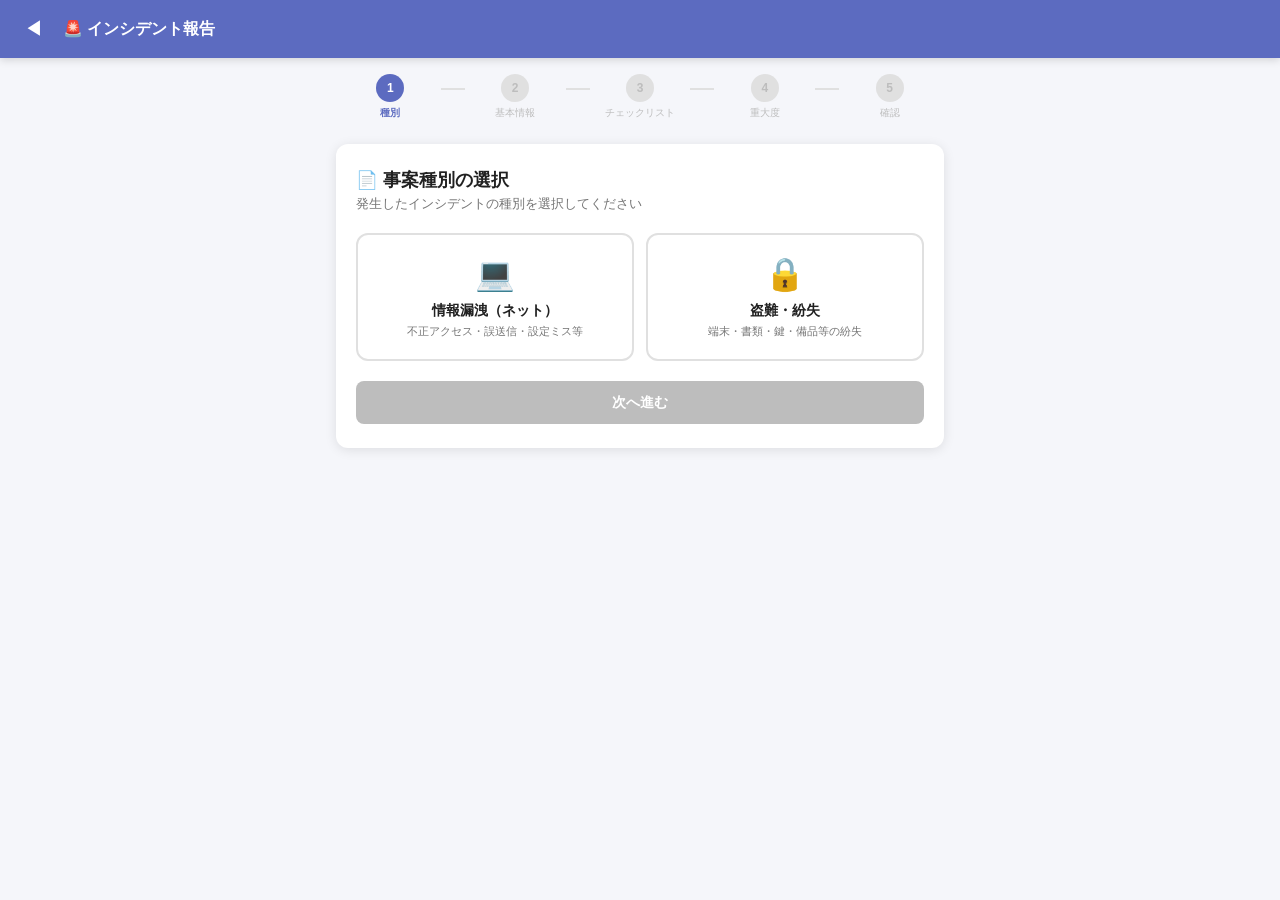
<file: incident-report.html>
<!DOCTYPE html>
<html lang="ja">
<head>
<meta charset="UTF-8">
<meta name="viewport" content="width=device-width, initial-scale=1.0, user-scalable=no, viewport-fit=cover">
<title>インシデント報告</title>
<style>
*{box-sizing:border-box;margin:0;padding:0;-webkit-tap-highlight-color:transparent}
:root{
  --primary:#5c6bc0;--primary-dark:#3949ab;--primary-light:#e8eaf6;
  --bg:#f5f6fa;--surface:#ffffff;--border:#e0e0e0;--text:#212121;--text2:#757575;--text3:#bdbdbd;
  --red:#e53935;--green:#43a047;--orange:#fb8c00;--blue:#1e88e5;
  --radius:12px;--shadow:0 2px 12px rgba(0,0,0,.10);
}
body{font-family:'Hiragino Sans','Meiryo',sans-serif;background:var(--bg);color:var(--text);min-height:100vh;padding-bottom:env(safe-area-inset-bottom)}
button{font-family:inherit;cursor:pointer;border:none;outline:none}
button:focus-visible,input:focus-visible,select:focus-visible,textarea:focus-visible{outline:2px solid var(--primary);outline-offset:2px;border-radius:4px}
input,select,textarea{font-family:inherit;outline:none}

.topbar{position:sticky;top:0;z-index:100;background:var(--primary);color:white;display:flex;align-items:center;gap:12px;padding:12px 16px;box-shadow:0 2px 8px rgba(0,0,0,.15)}
.topbar-back{background:none;color:white;font-size:1.2em;padding:4px 8px;border-radius:8px}
.topbar-back:hover{background:rgba(255,255,255,.15)}
.topbar-title{font-size:1em;font-weight:700}

.container{max-width:640px;margin:0 auto;padding:16px}

.progress-bar{display:flex;align-items:center;gap:0;margin-bottom:24px;padding:0 4px}
.progress-step{flex:1;text-align:center;position:relative}
.progress-step .dot{width:28px;height:28px;border-radius:50%;background:var(--border);color:var(--text3);display:inline-flex;align-items:center;justify-content:center;font-size:0.75em;font-weight:700;transition:all .3s}
.progress-step.active .dot{background:var(--primary);color:white}
.progress-step.done .dot{background:var(--green);color:white}
.progress-step .step-label{font-size:0.65em;color:var(--text3);margin-top:4px;display:block;white-space:nowrap;overflow:hidden;text-overflow:ellipsis}
.progress-step.active .step-label{color:var(--primary);font-weight:600}
.progress-step.done .step-label{color:var(--green)}
.progress-line{flex:0 0 auto;width:24px;height:2px;background:var(--border);margin-bottom:16px}
.progress-line.done{background:var(--green)}

.step-card{background:var(--surface);border-radius:var(--radius);box-shadow:var(--shadow);padding:24px 20px;margin-bottom:16px;display:none}
.step-card.active{display:block;animation:fadeIn .3s ease}
@keyframes fadeIn{from{opacity:0;transform:translateY(8px)}to{opacity:1;transform:translateY(0)}}

.step-title{font-size:1.1em;font-weight:700;margin-bottom:4px;display:flex;align-items:center;gap:8px}
.step-desc{font-size:0.8em;color:var(--text2);margin-bottom:20px}

.form-group{margin-bottom:16px}
.form-label{font-size:0.8em;font-weight:600;margin-bottom:6px;display:block;color:var(--text)}
.form-label .req{color:var(--red);margin-left:2px}
.form-input{width:100%;padding:10px 12px;border:1.5px solid var(--border);border-radius:8px;font-size:0.9em;transition:border-color .2s}
.form-input:focus{border-color:var(--primary)}
textarea.form-input{resize:vertical;min-height:80px}
select.form-input{appearance:none;background:white url("data:image/svg+xml,%3Csvg xmlns='http://www.w3.org/2000/svg' width='12' height='8'%3E%3Cpath d='M1 1l5 5 5-5' stroke='%23757575' fill='none' stroke-width='2'/%3E%3C/svg%3E") no-repeat right 12px center}
.form-row{display:grid;grid-template-columns:1fr 1fr;gap:12px}

.type-selector{display:grid;grid-template-columns:1fr 1fr;gap:12px;margin-bottom:8px}
.type-card{background:var(--surface);border:2px solid var(--border);border-radius:var(--radius);padding:20px 16px;text-align:center;cursor:pointer;transition:all .2s}
.type-card:hover{border-color:var(--primary-light);background:var(--primary-light)}
.type-card.selected{border-color:var(--primary);background:var(--primary-light)}
.type-card .type-icon{font-size:2em;margin-bottom:8px;display:block}
.type-card .type-name{font-size:0.9em;font-weight:700}
.type-card .type-sub{font-size:0.7em;color:var(--text2);margin-top:4px}

.severity-selector{display:grid;grid-template-columns:1fr 1fr 1fr;gap:8px}
.severity-btn{padding:10px;border:2px solid var(--border);border-radius:8px;font-size:0.8em;font-weight:600;background:white;transition:all .2s}
.severity-btn:hover{border-color:var(--primary-light)}
.severity-btn.selected{color:white}
.severity-btn[data-level="1"].selected{background:var(--blue);border-color:var(--blue)}
.severity-btn[data-level="2"].selected{background:var(--orange);border-color:var(--orange)}
.severity-btn[data-level="3"].selected{background:var(--red);border-color:var(--red)}
.severity-desc{font-size:0.7em;color:var(--text2);margin-top:12px;padding:8px 12px;background:#fafafa;border-radius:8px;display:none}
.severity-desc.show{display:block}

.nav-buttons{display:flex;gap:12px;margin-top:20px}
.btn{padding:12px 24px;border-radius:8px;font-size:0.9em;font-weight:600;flex:1;transition:all .2s}
.btn-primary{background:var(--primary);color:white}
.btn-primary:hover{background:var(--primary-dark)}
.btn-primary:disabled{background:var(--text3);cursor:not-allowed}
.btn-secondary{background:white;color:var(--text);border:1.5px solid var(--border)}
.btn-secondary:hover{background:#f5f5f5}
.btn-success{background:var(--green);color:white}
.btn-success:hover{background:#2e7d32}

/* チェックリスト */
.cl-group{margin-bottom:14px;border:1px solid var(--border);border-radius:8px;overflow:hidden}
.cl-header{background:var(--primary-light);padding:8px 12px;font-weight:700;font-size:0.82em;color:var(--primary-dark);display:flex;align-items:center;gap:6px}
.cl-header .cl-badge{background:var(--primary);color:white;border-radius:10px;padding:1px 7px;font-size:0.85em}
.cl-item{display:flex;align-items:center;gap:8px;padding:7px 12px;border-bottom:1px solid #f0f0f0}
.cl-item:last-of-type{border-bottom:none}
.cl-select{flex-shrink:0;padding:4px 4px;border:1px solid var(--border);border-radius:4px;font-size:0.72em;width:76px;background:white}
.cl-select.done{background:#e8f5e9;border-color:var(--green);color:var(--green)}
.cl-select.na{background:#f5f5f5;border-color:var(--text3);color:var(--text3)}
.cl-text{font-size:0.8em;line-height:1.3}
.cl-fields{padding:10px 12px;border-top:1px dashed var(--border);background:#fafbff}
.cl-fields .cl-fg{margin-bottom:8px}
.cl-fields .cl-fg:last-child{margin-bottom:0}
.cl-fields .cl-fl{font-size:0.72em;color:var(--text2);font-weight:600;display:block;margin-bottom:3px}
.cl-fields .form-input{font-size:0.82em;padding:6px 10px}
.cl-fields textarea.form-input{min-height:50px}
.cl-meta{display:grid;grid-template-columns:1fr 1fr;gap:6px;padding:8px 12px;background:#fafafa;border-top:1px solid var(--border)}
.cl-meta input{padding:5px 8px;border:1px solid var(--border);border-radius:4px;font-size:0.76em;width:100%}
.cl-meta .cl-memo-wrap{grid-column:1/-1}

.confirm-section{margin-bottom:16px;padding:12px 16px;background:#fafafa;border-radius:8px}
.confirm-label{font-size:0.7em;color:var(--text2);margin-bottom:4px;font-weight:600}
.confirm-value{font-size:0.85em;line-height:1.5}
.confirm-checks{margin-top:4px}
.confirm-check{font-size:0.8em;padding:2px 0;display:flex;align-items:center;gap:6px}

.result-card{background:var(--surface);border-radius:var(--radius);box-shadow:var(--shadow);padding:32px 24px;text-align:center}
.result-icon{font-size:3em;margin-bottom:12px}
.result-title{font-size:1.2em;font-weight:700;margin-bottom:8px}
.result-desc{font-size:0.85em;color:var(--text2);margin-bottom:20px}
.result-actions{display:flex;flex-direction:column;gap:8px}

#loading-overlay{position:fixed;inset:0;background:rgba(255,255,255,.8);z-index:500;display:none;align-items:center;justify-content:center;flex-direction:column;gap:12px}
#loading-overlay.show{display:flex}
.spinner{width:40px;height:40px;border:3px solid var(--primary-light);border-top-color:var(--primary);border-radius:50%;animation:spin .7s linear infinite}
@keyframes spin{to{transform:rotate(360deg)}}

@media print{
  .topbar,.nav-buttons,.result-actions,.progress-bar,#loading-overlay{display:none!important}
  .step-card{display:block!important;break-inside:avoid;box-shadow:none;border:1px solid #ccc;page-break-inside:avoid;margin-bottom:8px;padding:16px}
  .container{max-width:100%;padding:0}
  body{background:white;padding:12px}
  .print-header{display:block!important;text-align:center;margin-bottom:16px;border-bottom:2px solid #333;padding-bottom:10px}
  .print-header h1{font-size:1.2em;margin-bottom:4px}
  .print-header table{width:100%;font-size:0.75em;border-collapse:collapse;margin-top:8px;text-align:left}
  .print-header td{padding:3px 8px;border:1px solid #ccc}
  .print-header td.lbl{background:#f0f0f0;font-weight:700;width:15%}
  .print-approval{display:block!important;margin-top:16px;page-break-inside:avoid}
  .print-approval table{width:100%;border-collapse:collapse;font-size:0.8em}
  .print-approval td,.print-approval th{border:1px solid #ccc;padding:6px 10px}
  .print-approval th{background:#f0f0f0;font-weight:700;text-align:left}
}
.print-header,.print-approval{display:none}
</style>
</head>
<body>

<div class="topbar">
  <button class="topbar-back" onclick="goBack()" title="戻る">&#9664;</button>
  <span class="topbar-title">&#128680; インシデント報告</span>
  <button id="btn-save-progress" onclick="saveInProgress()" title="途中保存（対応中）"
    style="display:none;margin-left:auto;background:rgba(255,255,255,.2);color:white;font-size:0.78em;font-weight:600;padding:6px 12px;border-radius:8px">&#128190; 途中保存</button>
</div>

<div class="container">
  <div class="print-header">
    <h1>事案報告書（チェックシート）</h1>
    <table>
      <tr><td class="lbl">報告書No</td><td id="ph-no"></td><td class="lbl">起票日</td><td id="ph-date"></td></tr>
      <tr><td class="lbl">事案種別</td><td id="ph-type"></td><td class="lbl">重大度</td><td id="ph-sev"></td></tr>
      <tr><td class="lbl">発生日時</td><td id="ph-when"></td><td class="lbl">発生場所</td><td id="ph-where"></td></tr>
      <tr><td class="lbl">発生者</td><td id="ph-who"></td><td class="lbl">対応者</td><td id="ph-resp"></td></tr>
      <tr><td class="lbl">管理者</td><td id="ph-mgr"></td><td class="lbl">ステータス</td><td id="ph-status"></td></tr>
      <tr><td class="lbl">報告者</td><td id="ph-reporter" colspan="3"></td></tr>
      <tr><td class="lbl">事案概要</td><td id="ph-summary" colspan="3"></td></tr>
    </table>
  </div>

  <!-- 完了済み・閲覧のみバナー -->
  <div id="readonly-banner" style="display:none;background:#e8f5e9;border:1px solid #a5d6a7;border-radius:var(--radius);padding:10px 14px;margin-bottom:16px;display:none;align-items:center;gap:10px">
    <span style="font-size:0.82em;font-weight:600;color:#2e7d32;flex:1">&#9989; この報告書は完了済みです（閲覧のみ）</span>
    <button class="btn btn-secondary" style="flex:0 0 auto;padding:7px 14px;font-size:0.8em" onclick="unlockEdit()">編集する</button>
  </div>

  <div class="progress-bar" id="progress-bar"></div>

  <!-- Step 0: 事案種別選択 -->
  <div class="step-card active" id="step-0">
    <div class="step-title">&#128196; 事案種別の選択</div>
    <div class="step-desc">発生したインシデントの種別を選択してください</div>

    <!-- 対応中の報告書（一般以外＋管理者のみ） -->
    <div id="resume-section" style="display:none;margin-bottom:20px">
      <div style="font-size:0.8em;font-weight:700;color:var(--primary-dark);margin-bottom:8px">&#128260; 対応中の報告書（続きから再開）</div>
      <div id="resume-list"></div>
    </div>
    <div class="type-selector">
      <div class="type-card" onclick="selectType('leak')" id="type-leak">
        <span class="type-icon">&#128187;</span>
        <div class="type-name">情報漏洩（ネット）</div>
        <div class="type-sub">不正アクセス・誤送信・設定ミス等</div>
      </div>
      <div class="type-card" onclick="selectType('theft')" id="type-theft">
        <span class="type-icon">&#128274;</span>
        <div class="type-name">盗難・紛失</div>
        <div class="type-sub">端末・書類・鍵・備品等の紛失</div>
      </div>
    </div>
    <div class="nav-buttons">
      <button class="btn btn-primary" id="btn-start" disabled onclick="nextStep()">次へ進む</button>
    </div>
  </div>

  <!-- Step 1: 基本情報（共通） -->
  <div class="step-card" id="step-1">
    <div class="step-title">&#128221; 基本情報</div>
    <div class="step-desc">発生日時・場所・関係者を記録します</div>
    <div class="form-row">
      <div class="form-group">
        <label class="form-label">発生日時 <span class="req">*</span></label>
        <input type="datetime-local" class="form-input" id="occurred-at">
      </div>
      <div class="form-group">
        <label class="form-label">発生場所 <span class="req">*</span></label>
        <input type="text" class="form-input" id="location" placeholder="例: 本社2F事務所">
      </div>
    </div>
    <div class="form-row">
      <div class="form-group">
        <label class="form-label">発生者（当事者）<span class="req">*</span></label>
        <input type="text" class="form-input" id="person-involved" placeholder="氏名">
      </div>
      <div class="form-group">
        <label class="form-label">対応者</label>
        <input type="text" class="form-input" id="responder" placeholder="氏名">
      </div>
    </div>
    <div class="form-group">
      <label class="form-label">管理者</label>
      <input type="text" class="form-input" id="manager" placeholder="氏名">
    </div>
    <div class="form-group">
      <label class="form-label">事案概要 <span class="req">*</span></label>
      <textarea class="form-input" id="summary" placeholder="何が起きたかを簡潔に記載してください"></textarea>
    </div>
    <div class="nav-buttons">
      <button class="btn btn-secondary" onclick="prevStep()">戻る</button>
      <button class="btn btn-primary" onclick="nextStep()">次へ</button>
    </div>
  </div>

  <!-- Step 2: 対応チェックリスト（共通・事案種別で項目が変わる） -->
  <div class="step-card" id="step-checklist">
    <div class="step-title">&#9745; 対応チェックリスト</div>
    <div class="step-desc">各ステップの対応状況を記録してください（&#10003;=実施済、&#8722;=対象外）</div>
    <div id="checklist-container"></div>
    <div class="nav-buttons">
      <button class="btn btn-secondary" onclick="prevStep()">戻る</button>
      <button class="btn btn-primary" onclick="nextStep()">次へ</button>
    </div>
  </div>

  <!-- Step 3: 重大度判定（共通） -->
  <div class="step-card" id="step-severity">
    <div class="step-title">&#9888; 重大度の判定</div>
    <div class="step-desc">事案の重大度を選択してください（管理者が最終判定）</div>
    <div class="severity-selector">
      <button class="severity-btn" data-level="1" onclick="selectSeverity(1)">レベル1<br><small>軽微</small></button>
      <button class="severity-btn" data-level="2" onclick="selectSeverity(2)">レベル2<br><small>中程度</small></button>
      <button class="severity-btn" data-level="3" onclick="selectSeverity(3)">レベル3<br><small>重大</small></button>
    </div>
    <div class="severity-desc" id="sev-desc-1">影響が限定的。社内対応で完結する見込み。</div>
    <div class="severity-desc" id="sev-desc-2">取引先や顧客に影響の可能性あり。役員報告が必要。</div>
    <div class="severity-desc" id="sev-desc-3">大規模な影響。即時の役員報告・社外報告が必要。</div>
    <div class="form-group" style="margin-top:16px">
      <label class="form-label">補足コメント</label>
      <textarea class="form-input" id="severity-comment" placeholder="重大度判定の根拠や補足があれば記載"></textarea>
    </div>
    <div class="nav-buttons">
      <button class="btn btn-secondary" onclick="prevStep()">戻る</button>
      <button class="btn btn-primary" onclick="nextStep()">次へ</button>
    </div>
  </div>

  <!-- Step 4: 確認画面（共通） -->
  <div class="step-card" id="step-confirm">
    <div class="step-title">&#128203; 報告内容の確認</div>
    <div class="step-desc">内容を確認し、問題なければ保存してください</div>
    <div id="confirm-body"></div>
    <div class="nav-buttons">
      <button class="btn btn-secondary" onclick="prevStep()">戻る</button>
      <button class="btn btn-success" id="btn-submit" onclick="submitReport()">&#128190; 保存する</button>
    </div>
  </div>

  <!-- Step: 完了画面 -->
  <div class="step-card" id="step-done">
    <div class="result-card">
      <div class="result-icon">&#9989;</div>
      <div class="result-title">報告書を保存しました</div>
      <div class="result-desc">報告書No: <strong id="result-report-no"></strong></div>
      <div class="result-actions">
        <button class="btn btn-primary" onclick="printReport()">&#128424; PDF出力（印刷）</button>
        <button class="btn btn-secondary" onclick="goBack()">スケジュールアプリに戻る</button>
        <button class="btn btn-secondary" onclick="resetForm()">新しい報告書を作成</button>
      </div>
    </div>
  </div>

  <div class="print-approval">
    <h3 style="font-size:0.9em;margin-bottom:6px">承認欄</h3>
    <table>
      <tr><th>確認者</th><th>氏名</th><th>確認日</th><th>コメント</th></tr>
      <tr><td>管理者</td><td></td><td></td><td></td></tr>
      <tr><td>役員</td><td></td><td></td><td></td></tr>
    </table>
  </div>
</div>

<div id="loading-overlay">
  <div class="spinner"></div>
  <div class="loading-text">保存中...</div>
</div>

<script>
var GAS_URL = 'https://schedule-worker.suntec-halo.workers.dev/';

var CHECKLIST = [
  {step:1, title:'第一報', items:[
    '情セメンバーへ第一報を入れた（口頭・電話可、正確さより速さ）',
    '第一報の日時・方法を記録した',
    {t:'気づいた人・きっかけを確認した', f:'leak'},
  ], fields:[
    {id:'leak-who-noticed', label:'気づいた人', tag:'select', f:'leak',
     opts:[['','選択してください'],['自分','自分'],['同僚からの連絡','同僚からの連絡'],['システムの警告','システムの警告'],['外部からの連絡','外部からの連絡'],['その他','その他']]},
    {id:'leak-notice-detail', label:'気づいた詳細', tag:'textarea', f:'leak', ph:'どのように気づいたか詳しく記載'},
  ]},
  {step:2, title:'報告', items:[
    '報告を受けた情セメンバーが担当者に連絡した',
  ], fields:[
    {id:'leak-reported-to', label:'報告先・日時', tag:'text', f:'leak', ph:'例: 情セ 山田さん、8/18 10:00頃'},
  ]},
  {step:3, title:'応急処置', items:[
    '負傷者の救護・119番／110番通報（該当時）',
    '被害拡大防止の措置を取った（停止措置・現場保存など）',
    '現場・証拠を保存した（写真撮影）',
    {t:'PCやネットワークを止めた・切り離した', f:'leak'},
    {t:'パスワードを変更した', f:'leak'},
  ], fields:[
    {id:'leak-other-action', label:'その他対応', tag:'textarea', f:'leak', ph:'上記以外に実施した対応があれば記載'},
  ]},
  {step:4, title:'状況確認', items:[
    '5W1Hで事実を整理した',
    '影響範囲（人・物・金・情報・納期）を確認した',
    {t:'漏洩データの種別・件数・保存場所を特定した', f:'leak'},
    {t:'心当たりのある原因を調査した', f:'leak'},
    {t:'紛失・盗難物を特定した', f:'theft'},
    {t:'最終確認日時・場所を記録した', f:'theft'},
    {t:'個人情報・機密情報の含有を確認した', f:'theft'},
  ], fields:[
    {id:'leak-data-type', label:'漏洩データ種別', tag:'text', f:'leak', ph:'例: お客様情報、社員情報、取引先情報'},
    {id:'leak-count', label:'件数・対象人数', tag:'text', f:'leak', ph:'例: 約100件、不明'},
    {id:'leak-storage', label:'保存場所', tag:'text', f:'leak', ph:'例: SharePoint、Kintone、メール'},
    {id:'leak-cause-detail', label:'原因の詳細', tag:'textarea', f:'leak', ph:'心当たりのある原因を記載（不審メール、設定ミス、権限不備 等）'},
    {id:'theft-item', label:'紛失・盗難物', tag:'text', f:'theft', ph:'例: ノートPC（DELL Latitude 5540）、社員証'},
    {id:'theft-last-seen', label:'最終確認日時', tag:'datetime-local', f:'theft'},
    {id:'theft-last-location', label:'最終確認場所', tag:'text', f:'theft', ph:'例: 会議室B、電車内'},
    {id:'theft-has-data', label:'個人情報含有', tag:'select', f:'theft',
     opts:[['','選択してください'],['有り','有り'],['無し','無し'],['わからない','わからない']]},
    {id:'theft-data-detail', label:'含まれる情報', tag:'textarea', f:'theft', ph:'例: 顧客リスト約200件、社内見積書'},
  ]},
  {step:5, title:'暫定処置', items:[
    '業務継続のための当面対応を実施した',
    '管理者の承認を得た',
  ]},
  {step:6, title:'重要度判定', items:[
    '重大度を判定した（管理者が最終判定）',
  ]},
  {step:7, title:'社内報告', items:[
    '役員へ当日報告した（レベル3は即時・電話）',
  ]},
  {step:8, title:'社外報告', items:[
    '社外報告の要否を役員が判断した',
    '警察へ届出（遺失届・被害届）（該当時）',
    '取引先へ連絡（窓口1名に固定）（該当時）',
    '保険会社へ連絡（該当時）',
    '行政: 労基署 様式23号／24号、個情委 速報・確報（該当時）',
  ], fields:[
    {id:'leak-impact-detail', label:'影響の詳細', tag:'textarea', f:'leak', ph:'影響の詳しい状況を記載'},
  ]},
  {step:9, title:'再発防止・水平展開', items:[
    '根本原因を分析した',
    '再発を仕組みで防ぐ対策を実施した',
    '今回の対応の反省点・改善点を洗い出した（初動・連絡網など）',
    '教育・ルール改定・定期点検化を行った',
    '類似事案・他拠点へ水平展開した',
  ], fields:[
    {id:'leak-prevention', label:'再発防止策', tag:'textarea', ph:'再発防止策を記載'},
  ]},
  {step:10, title:'最終報告', items:[
    '最終的な内容を整理し、役員に報告した',
  ]},
];

var FIELD_MAP = {
  'leak-who-noticed':'leakWhoNoticed','leak-notice-detail':'leakNoticeDetail',
  'leak-reported-to':'leakReportedTo','leak-other-action':'leakOtherAction',
  'leak-data-type':'leakDataType','leak-count':'leakCount','leak-storage':'leakStorage',
  'leak-cause-detail':'leakCause','leak-impact-detail':'leakImpactDetail','leak-prevention':'leakPrevention',
  'theft-item':'theftItem','theft-last-seen':'theftLastSeen','theft-last-location':'theftLastLocation',
  'theft-has-data':'theftHasData','theft-data-detail':'theftDataDetail',
};

var incidentType = '';
var currentStep = 0;
var severity = 0;
var sess = null;

try {
  var stored = JSON.parse(localStorage.getItem('sch_sess') || 'null');
  if (stored && stored.token) {
    sess = {
      token: stored.token,
      empId: stored.user?.id || stored.user?.empId || '',
      name: stored.user?.name || '',
      role: stored.user?.role || '',
      isAdmin: !!stored.user?.isAdmin,
    };
  }
} catch(e) { sess = null; }

// 一般以外＋管理者（対応中一覧・途中保存の権限）
function isManager() {
  return !!(sess && (sess.isAdmin || (sess.role && sess.role !== '一般')));
}

function goBack() {
  if (window.opener || history.length <= 1) {
    window.close();
  } else {
    sessionStorage.setItem('sch_return_tab','apply-incident');
    window.location.href = 'index.html';
  }
}

function selectType(type) {
  if (readOnly) return;
  incidentType = type;
  document.getElementById('type-leak').classList.toggle('selected', type === 'leak');
  document.getElementById('type-theft').classList.toggle('selected', type === 'theft');
  document.getElementById('btn-start').disabled = false;
}

function getSteps() {
  return ['step-0','step-1','step-checklist','step-severity','step-confirm'];
}

function getStepLabels() {
  return ['種別','基本情報','チェックリスト','重大度','確認'];
}

function renderProgress() {
  var steps = getSteps();
  var labels = getStepLabels();
  var bar = document.getElementById('progress-bar');
  bar.innerHTML = '';
  steps.forEach(function(s, i) {
    if (i > 0) {
      var line = document.createElement('div');
      line.className = 'progress-line' + (i <= currentStep ? ' done' : '');
      bar.appendChild(line);
    }
    var div = document.createElement('div');
    div.className = 'progress-step' + (i === currentStep ? ' active' : '') + (i < currentStep ? ' done' : '');
    div.innerHTML = '<span class="dot">' + (i < currentStep ? '&#10003;' : (i + 1)) + '</span><span class="step-label">' + labels[i] + '</span>';
    bar.appendChild(div);
  });
}

function showStep(idx) {
  var steps = getSteps();
  document.querySelectorAll('.step-card').forEach(function(el) { el.classList.remove('active'); });
  var target = document.getElementById(steps[idx]);
  if (target) target.classList.add('active');

  if (steps[idx] === 'step-confirm') buildConfirmation();
  if (steps[idx] === 'step-checklist') buildChecklist();

  currentStep = idx;
  renderProgress();
  window.scrollTo({top: 0, behavior: 'smooth'});
}

function nextStep() {
  var steps = getSteps();
  if (currentStep === 0 && !incidentType) return;
  if (currentStep === 1) {
    if (!document.getElementById('occurred-at').value || !document.getElementById('location').value ||
        !document.getElementById('person-involved').value || !document.getElementById('summary').value) {
      alert('必須項目を入力してください');
      return;
    }
  }
  if (currentStep < steps.length - 1) {
    showStep(currentStep + 1);
  }
}

function prevStep() {
  if (currentStep > 0) showStep(currentStep - 1);
}

function selectSeverity(level) {
  if (readOnly) return;
  severity = level;
  document.querySelectorAll('.severity-btn').forEach(function(b) { b.classList.remove('selected'); });
  document.querySelector('.severity-btn[data-level="' + level + '"]').classList.add('selected');
  document.querySelectorAll('.severity-desc').forEach(function(d) { d.classList.remove('show'); });
  document.getElementById('sev-desc-' + level).classList.add('show');
}

var _builtChecklistType = null;
function buildChecklist() {
  var container = document.getElementById('checklist-container');
  // 同じ種別で構築済みならスキップ。種別が変わったら作り直す
  if (container.children.length > 0 && _builtChecklistType === incidentType) return;
  container.innerHTML = '';
  _builtChecklistType = incidentType;

  CHECKLIST.forEach(function(group) {
    var filteredItems = [];
    group.items.forEach(function(item, origIdx) {
      var text = typeof item === 'string' ? item : item.t;
      var forType = typeof item === 'string' ? null : item.f;
      if (!forType || forType === incidentType) {
        filteredItems.push({text: text, origIdx: origIdx});
      }
    });

    var filteredFields = (group.fields || []).filter(function(f) {
      return !f.f || f.f === incidentType;
    });

    if (filteredItems.length === 0 && filteredFields.length === 0) return;

    var section = document.createElement('div');
    section.className = 'cl-group';

    var header = document.createElement('div');
    header.className = 'cl-header';
    header.innerHTML = '<span class="cl-badge">' + group.step + '</span> ' + group.title;
    section.appendChild(header);

    filteredItems.forEach(function(fi) {
      var id = 'cl-' + group.step + '-' + fi.origIdx;
      var div = document.createElement('div');
      div.className = 'cl-item';
      div.innerHTML =
        '<select class="cl-select" id="' + id + '">' +
          '<option value="">未実施</option>' +
          '<option value="done">&#10003; 実施済</option>' +
          '<option value="na">&#8722; 対象外</option>' +
        '</select>' +
        '<span class="cl-text">' + fi.text + '</span>';
      var sel = div.querySelector('select');
      sel.addEventListener('change', function() {
        sel.className = 'cl-select' + (sel.value === 'done' ? ' done' : sel.value === 'na' ? ' na' : '');
      });
      section.appendChild(div);
    });

    if (filteredFields.length > 0) {
      var fieldsDiv = document.createElement('div');
      fieldsDiv.className = 'cl-fields';
      filteredFields.forEach(function(f) {
        var fg = document.createElement('div');
        fg.className = 'cl-fg';
        var lbl = '<label class="cl-fl">' + f.label + '</label>';
        if (f.tag === 'select') {
          var optHtml = f.opts.map(function(o) { return '<option value="' + o[0] + '">' + o[1] + '</option>'; }).join('');
          fg.innerHTML = lbl + '<select class="form-input" id="' + f.id + '">' + optHtml + '</select>';
        } else if (f.tag === 'textarea') {
          fg.innerHTML = lbl + '<textarea class="form-input" id="' + f.id + '" placeholder="' + (f.ph||'') + '"></textarea>';
        } else if (f.tag === 'datetime-local') {
          fg.innerHTML = lbl + '<input type="datetime-local" class="form-input" id="' + f.id + '">';
        } else {
          fg.innerHTML = lbl + '<input type="text" class="form-input" id="' + f.id + '" placeholder="' + (f.ph||'') + '">';
        }
        fieldsDiv.appendChild(fg);
      });
      section.appendChild(fieldsDiv);
    }

    var meta = document.createElement('div');
    meta.className = 'cl-meta';
    meta.innerHTML =
      '<div><label style="font-size:0.7em;color:var(--text2)">実施日</label>' +
        '<input type="date" id="cl-date-' + group.step + '"></div>' +
      '<div><label style="font-size:0.7em;color:var(--text2)">担当</label>' +
        '<input type="text" id="cl-person-' + group.step + '" placeholder="担当者名"></div>' +
      '<div class="cl-memo-wrap"><label style="font-size:0.7em;color:var(--text2)">記録・備考</label>' +
        '<input type="text" id="cl-memo-' + group.step + '" placeholder="備考（任意）"></div>';
    section.appendChild(meta);

    container.appendChild(section);
  });
}

function buildConfirmation() {
  var body = document.getElementById('confirm-body');
  var html = '';
  var typeLabel = incidentType === 'leak' ? '情報漏洩（ネット）' : '盗難・紛失';
  var sevLabels = {1:'レベル1（軽微）', 2:'レベル2（中程度）', 3:'レベル3（重大）'};

  html += sec('事案種別', typeLabel);
  html += sec('発生日時', formatDT(document.getElementById('occurred-at').value));
  html += sec('発生場所', val('location'));
  html += sec('発生者', val('person-involved'));
  html += sec('対応者', val('responder'));
  html += sec('管理者', val('manager'));
  html += sec('事案概要', val('summary'));

  html += '<div style="font-weight:700;font-size:0.9em;margin:20px 0 8px;color:var(--primary)">&#9745; 対応チェックリスト</div>';

  CHECKLIST.forEach(function(group) {
    var filteredItems = [];
    group.items.forEach(function(item, origIdx) {
      var text = typeof item === 'string' ? item : item.t;
      var forType = typeof item === 'string' ? null : item.f;
      if (!forType || forType === incidentType) {
        filteredItems.push({text: text, origIdx: origIdx});
      }
    });
    var filteredFields = (group.fields || []).filter(function(f) { return !f.f || f.f === incidentType; });

    if (filteredItems.length === 0 && filteredFields.length === 0) return;

    html += '<div style="font-weight:600;margin-top:10px;font-size:0.82em;color:var(--primary-dark)">Step ' + group.step + ': ' + group.title + '</div>';
    html += '<div class="confirm-section" style="margin-bottom:8px"><div class="confirm-checks">';

    filteredItems.forEach(function(fi) {
      var sel = document.getElementById('cl-' + group.step + '-' + fi.origIdx);
      var v = sel ? sel.value : '';
      var icon = v === 'done' ? '&#10003;' : v === 'na' ? '&#8722;' : '&#9744;';
      var color = v === 'done' ? 'var(--green)' : v === 'na' ? 'var(--text3)' : 'var(--orange)';
      html += '<div class="confirm-check" style="color:' + color + '">' + icon + ' ' + fi.text + '</div>';
    });

    filteredFields.forEach(function(f) {
      var v = val(f.id);
      if (v) {
        if (f.tag === 'select') {
          var opt = (f.opts || []).find(function(o) { return o[0] === v; });
          v = opt ? opt[1] : v;
        } else if (f.tag === 'datetime-local') {
          v = formatDT(v);
        }
        html += '<div style="font-size:0.8em;color:var(--text2);padding:2px 0 2px 20px">&#128221; ' + esc(f.label) + ': ' + esc(v) + '</div>';
      }
    });

    var d = val('cl-date-' + group.step);
    var p = val('cl-person-' + group.step);
    var m = val('cl-memo-' + group.step);
    if (d || p || m) {
      var parts = [];
      if (d) parts.push(esc(d));
      if (p) parts.push('担当: ' + esc(p));
      if (m) parts.push(esc(m));
      html += '<div style="font-size:0.78em;color:var(--text3);font-style:italic;padding:2px 0 2px 20px">' + parts.join(' / ') + '</div>';
    }

    html += '</div></div>';
  });

  html += sec('重大度', sevLabels[severity] || '未選択');
  html += sec('補足コメント', val('severity-comment'));

  body.innerHTML = html;
}

function esc(s) {
  var d = document.createElement('div');
  d.textContent = (s == null) ? '' : String(s);
  return d.innerHTML;
}

function sec(label, value) {
  return '<div class="confirm-section"><div class="confirm-label">' + esc(label) + '</div><div class="confirm-value">' + (value ? esc(value) : '（未入力）') + '</div></div>';
}

function val(id) {
  var el = document.getElementById(id);
  return el ? el.value.trim() : '';
}

function formatDT(v) {
  if (!v) return '';
  var d = new Date(v);
  return d.getFullYear() + '/' + String(d.getMonth()+1).padStart(2,'0') + '/' + String(d.getDate()).padStart(2,'0') + ' ' + String(d.getHours()).padStart(2,'0') + ':' + String(d.getMinutes()).padStart(2,'0');
}

function statusLabel(v) {
  return v === 'done' ? '実施済' : v === 'na' ? '対象外' : '未実施';
}

function collectChecklist() {
  var lines = [];
  CHECKLIST.forEach(function(group) {
    var groupLines = [];
    group.items.forEach(function(item, origIdx) {
      var text = typeof item === 'string' ? item : item.t;
      var forType = typeof item === 'string' ? null : item.f;
      if (forType && forType !== incidentType) return;
      var el = document.getElementById('cl-' + group.step + '-' + origIdx);
      if (!el) return;
      groupLines.push('・' + text + '：' + statusLabel(el.value));
    });

    (group.fields || []).forEach(function(f) {
      if (f.f && f.f !== incidentType) return;
      var v = val(f.id);
      if (!v) return;
      if (f.tag === 'select') {
        var opt = (f.opts || []).find(function(o) { return o[0] === v; });
        v = opt ? opt[1] : v;
      } else if (f.tag === 'datetime-local') {
        v = formatDT(v);
      }
      groupLines.push('・' + f.label + '：' + v);
    });

    if (groupLines.length === 0) return;

    lines.push('【Step' + group.step + ' ' + group.title + '】');
    lines = lines.concat(groupLines);

    var d = val('cl-date-' + group.step);
    var p = val('cl-person-' + group.step);
    var m = val('cl-memo-' + group.step);
    if (d || p || m) {
      var meta = [];
      if (d) meta.push('実施日:' + d);
      if (p) meta.push('担当:' + p);
      if (m) meta.push('備考:' + m);
      lines.push('　(' + meta.join(' / ') + ')');
    }
    lines.push('');
  });
  return lines.join('\n').trim();
}

function collectData() {
  var data = {
    incidentType: incidentType === 'leak' ? '情報漏洩' : '盗難・紛失',
    occurredAt: formatDT(val('occurred-at')),
    location: val('location'),
    personInvolved: val('person-involved'),
    responder: val('responder'),
    manager: val('manager'),
    summary: val('summary'),
    severity: severity,
    severityComment: val('severity-comment'),
    reporterEmpId: sess?.empId || '',
    reporterName: sess?.name || '',
    checklist: collectChecklist(),
    checklistJson: JSON.stringify(collectFormState()),
    recordId: editingRecordId || '',
    reportNo: editingReportNo || '',
  };

  CHECKLIST.forEach(function(group) {
    if (!group.fields) return;
    group.fields.forEach(function(f) {
      if (!f.f || f.f === incidentType) {
        var key = FIELD_MAP[f.id];
        if (!key) return;
        data[key] = f.tag === 'datetime-local' ? formatDT(val(f.id)) : val(f.id);
      }
    });
  });

  return data;
}

// 最終保存（新規・再開いずれも「完了」）
async function submitReport() {
  await doSave('完了', true);
}

// 途中保存（対応中）
async function saveInProgress() {
  if (!incidentType) { alert('先に事案種別を選択してください'); return; }
  await doSave('対応中', false);
}

async function doSave(status, isFinal) {
  var data = collectData();
  data.status = status;

  if (!GAS_URL) {
    savedStatus = status;
    if (isFinal) { showDone('DEMO-' + Date.now().toString(36).toUpperCase()); }
    else { alert('（デモ）途中保存しました'); }
    return;
  }

  var overlay = document.getElementById('loading-overlay');
  overlay.classList.add('show');
  try {
    var res = await fetch(GAS_URL, {
      method: 'POST',
      body: JSON.stringify({ action: 'saveIncident', token: sess?.token, ...data }),
      redirect: 'follow',
    });
    var result = await res.json();
    if (result.error) throw new Error(result.error);
    savedStatus = status;
    // 以後の保存は更新扱いにする
    if (result.data?.recordId) editingRecordId = result.data.recordId;
    if (result.data?.reportNo) editingReportNo = result.data.reportNo;
    if (isFinal) {
      showDone(editingReportNo || result.data?.reportNo || result.data?.recordId || '');
    } else {
      alert('途中保存しました（対応中）。続きは対応中の一覧から再開できます。');
    }
  } catch (e) {
    alert('保存に失敗しました: ' + e.message);
  } finally {
    overlay.classList.remove('show');
  }
}

function showDone(reportNo) {
  document.querySelectorAll('.step-card').forEach(function(el) { el.classList.remove('active'); });
  document.getElementById('step-done').classList.add('active');
  document.getElementById('result-report-no').textContent = reportNo;
  document.getElementById('progress-bar').style.display = 'none';
}

function printReport() {
  var now = new Date();
  var typeLabel = incidentType === 'leak' ? '情報漏洩（ネット）' : '盗難・紛失';
  var sevLabels = {1:'レベル1（軽微）', 2:'レベル2（中程度）', 3:'レベル3（重大）'};

  document.getElementById('ph-no').textContent = document.getElementById('result-report-no').textContent;
  document.getElementById('ph-date').textContent = formatDT(now.toISOString());
  document.getElementById('ph-type').textContent = typeLabel;
  document.getElementById('ph-sev').textContent = sevLabels[severity] || '未判定';
  document.getElementById('ph-when').textContent = formatDT(val('occurred-at'));
  document.getElementById('ph-where').textContent = val('location');
  document.getElementById('ph-who').textContent = val('person-involved');
  document.getElementById('ph-resp').textContent = val('responder');
  document.getElementById('ph-mgr').textContent = val('manager');
  document.getElementById('ph-status').textContent = savedStatus;
  document.getElementById('ph-reporter').textContent = sess?.name || '（未ログイン）';
  document.getElementById('ph-summary').textContent = val('summary');

  document.querySelectorAll('.step-card').forEach(function(el) {
    if (el.id !== 'step-0' && el.id !== 'step-done') el.classList.add('active');
  });
  document.getElementById('step-confirm').classList.remove('active');

  setTimeout(function() {
    window.print();
    document.querySelectorAll('.step-card').forEach(function(el) { el.classList.remove('active'); });
    document.getElementById('step-done').classList.add('active');
  }, 100);
}

function resetForm() {
  incidentType = '';
  currentStep = 0;
  severity = 0;
  editingRecordId = null;
  editingReportNo = '';
  savedStatus = '対応中';
  completedLoaded = false;
  setReadOnly(false);
  document.querySelectorAll('input[type="text"],input[type="date"],input[type="datetime-local"],textarea,select').forEach(function(el) { el.value = ''; el.className = el.className.replace(/ done| na/g, ''); });
  document.querySelectorAll('.type-card').forEach(function(el) { el.classList.remove('selected'); });
  document.querySelectorAll('.severity-btn').forEach(function(el) { el.classList.remove('selected'); });
  document.querySelectorAll('.severity-desc').forEach(function(el) { el.classList.remove('show'); });
  document.getElementById('btn-start').disabled = true;
  document.getElementById('progress-bar').style.display = 'flex';
  document.getElementById('checklist-container').innerHTML = '';
  _builtChecklistType = null;
  applyDefaults();
  showStep(0);
}

function applyDefaults() {
  if (sess?.name) document.getElementById('person-involved').value = sess.name;
  var n = new Date();
  n.setMinutes(n.getMinutes() - n.getTimezoneOffset());
  document.getElementById('occurred-at').value = n.toISOString().slice(0,16);
}

// ============================================================
// フォーム状態のシリアライズ（Kintone再開・checklistJson用）
// ============================================================
var editingRecordId = null; // Kintone再開時のレコードID
var savedStatus = '対応中';  // 直近に保存したステータス（印刷ヘッダー用。最終保存で「完了」に更新）
var readOnly = false;        // 完了済み報告書の閲覧モード
var completedLoaded = false; // 完了済み報告書を読み込んだか（途中保存を無効化する）

function collectFormState() {
  var state = { incidentType: incidentType, severity: severity, currentStep: currentStep, values: {} };
  document.querySelectorAll('input, select, textarea').forEach(function(el) {
    if (el.id) state.values[el.id] = el.value;
  });
  return state;
}

function applyFormState(state) {
  if (!state) return;
  if (state.incidentType) selectType(state.incidentType);
  // チェックリストを先に構築してから値を復元
  if (state.currentStep >= 2 || Object.keys(state.values || {}).some(function(k){ return k.indexOf('cl-') === 0; })) {
    buildChecklist();
  }
  Object.keys(state.values || {}).forEach(function(id) {
    var el = document.getElementById(id);
    if (!el) return;
    el.value = state.values[id];
    if (el.classList.contains('cl-select')) {
      el.className = 'cl-select' + (el.value === 'done' ? ' done' : el.value === 'na' ? ' na' : '');
    }
  });
  if (state.severity) selectSeverity(state.severity);
  var step = state.currentStep || 0;
  if (step < 0 || step > 4) step = 0;
  showStep(step);
}

// ============================================================
// Lv2: 対応中の報告書一覧（一般以外＋管理者のみ）
// ============================================================
function resumeMsg(text) {
  return '<div style="font-size:0.78em;color:var(--text2);padding:10px 12px;border:1px dashed var(--border);border-radius:8px;background:#fafafa">' + text + '</div>';
}

async function loadResumeList() {
  if (!sess) return; // 未ログイン時は表示しない
  var section = document.getElementById('resume-section');
  var listEl = document.getElementById('resume-list');
  section.style.display = 'block';
  listEl.innerHTML = resumeMsg('読み込み中…');

  if (!GAS_URL || !sess?.token) {
    listEl.innerHTML = resumeMsg('今対応中の報告書はありません');
    return;
  }
  try {
    var res = await fetch(GAS_URL, {
      method: 'POST',
      body: JSON.stringify({ action: 'getIncidents', token: sess.token }),
      redirect: 'follow',
    });
    var result = await res.json();
    if (result.error) {
      var msg = (result.error === 'SESSION_EXPIRED')
        ? 'セッションが切れています。スケジュールアプリで再ログインしてから開き直してください'
        : '一覧を読み込めませんでした（' + esc(result.error) + '）';
      listEl.innerHTML = resumeMsg(msg);
      return;
    }
    // getIncidents は { cases, myReports, isMgr } を返す（配列は旧形式フォールバック）
    var d = result.data || {};
    var pool;
    if (Array.isArray(d)) {
      pool = d;
    } else {
      // 管理者は全件(cases)、一般社員は自分の分(myReports)から対応中を抽出
      pool = d.isMgr ? (d.cases || []) : (d.myReports || []);
    }
    var records = pool.filter(function(r) { return r.status === '対応中'; });
    if (records.length === 0) { listEl.innerHTML = resumeMsg('今対応中の報告書はありません'); return; }

    listEl.innerHTML = '';
    records.forEach(function(r) {
      var card = document.createElement('div');
      card.style.cssText = 'border:1px solid var(--border);border-radius:8px;padding:10px 12px;margin-bottom:8px;cursor:pointer;background:white';
      card.innerHTML =
        '<div style="font-size:0.8em;font-weight:600">' + (r.summary ? esc(r.summary) : '（概要未入力）') + '</div>' +
        '<div style="font-size:0.7em;color:var(--text2);margin-top:2px">' +
          esc(r.reportNo || '') + ' / ' + esc(r.type || '') + ' / 報告者: ' + esc(r.reporterName || '') + '</div>';
      card.onclick = function() { resumeIncident(r.id); };
      listEl.appendChild(card);
    });
  } catch(e) {
    listEl.innerHTML = resumeMsg('一覧を読み込めませんでした');
  }
}

async function resumeIncident(recordId) {
  if (!GAS_URL || !sess?.token) return;
  var overlay = document.getElementById('loading-overlay');
  overlay.classList.add('show');
  try {
    var res = await fetch(GAS_URL, {
      method: 'POST',
      body: JSON.stringify({ action: 'getIncidentById', token: sess.token, recordId: recordId }),
      redirect: 'follow',
    });
    var result = await res.json();
    if (result.error) throw new Error(result.error);
    populateFromRecord(result.data);
  } catch(e) {
    alert('読み込みに失敗しました: ' + e.message);
  } finally {
    overlay.classList.remove('show');
  }
}

var editingReportNo = '';

function populateFromRecord(data) {
  editingRecordId = data.id;
  editingReportNo = data.reportNo || '';
  savedStatus = data.status || '対応中';
  readOnly = false; // 復元処理中は編集可（selectType等のガードを通す）
  document.getElementById('resume-section').style.display = 'none';

  // チェックリストJSON（フォーム全体の状態）があれば丸ごと復元
  var restored = false;
  if (data.checklistJson) {
    try { applyFormState(JSON.parse(data.checklistJson)); restored = true; } catch(e) {}
  }
  if (!restored) {
    // フォールバック：個別フィールドから基本情報だけ復元（JSON未保存の旧レコード）
    selectType(data.type === '情報漏洩' ? 'leak' : 'theft');
    buildChecklist();
    setVal('location', data.location);
    setVal('person-involved', data.personInvolved);
    setVal('responder', data.responder);
    setVal('manager', data.manager);
    setVal('summary', data.summary);
    var sev = parseInt((data.severity || '').replace('レベル', ''), 10);
    if (sev) selectSeverity(sev);
    setVal('severity-comment', data.severityComment);
    showStep(1);
  }

  // 完了済みは閲覧のみ（編集ボタンで解除可能）
  setReadOnly(data.status === '完了');
}

// 読み取り専用モード（完了済み報告書の閲覧）
function setReadOnly(on) {
  readOnly = on;
  document.querySelectorAll('.step-card input, .step-card select, .step-card textarea').forEach(function(el){ el.disabled = on; });
  var save = document.getElementById('btn-submit');
  if (save) save.style.display = on ? 'none' : '';
  // 完了済み閲覧中・編集中は「途中保存」を隠す（対応中に戻さないため）
  document.getElementById('btn-save-progress').style.display = (on || completedLoaded) ? 'none' : (sess ? 'inline-block' : 'none');
  document.getElementById('readonly-banner').style.display = on ? 'flex' : 'none';
  completedLoaded = on || completedLoaded;
}

function unlockEdit() {
  if (!confirm('完了済みの報告書を編集します。よろしいですか？')) return;
  setReadOnly(false);
}

function setVal(id, v) {
  var el = document.getElementById(id);
  if (el) el.value = v || '';
}

renderProgress();

// 途中保存ボタンは全員に表示
if (sess) {
  document.getElementById('btn-save-progress').style.display = 'inline-block';
}

// 起動時：対応中の報告書一覧を読み込み
loadResumeList();

applyDefaults();
// URLパラメータ ?id=xxx で報告書を直接開く
(function checkUrlParam() {
  var p = new URLSearchParams(location.search);
  var id = p.get('id');
  if (id && GAS_URL && sess?.token) {
    resumeIncident(id);
  }
})();
</script>
</body>
</html>
</file>
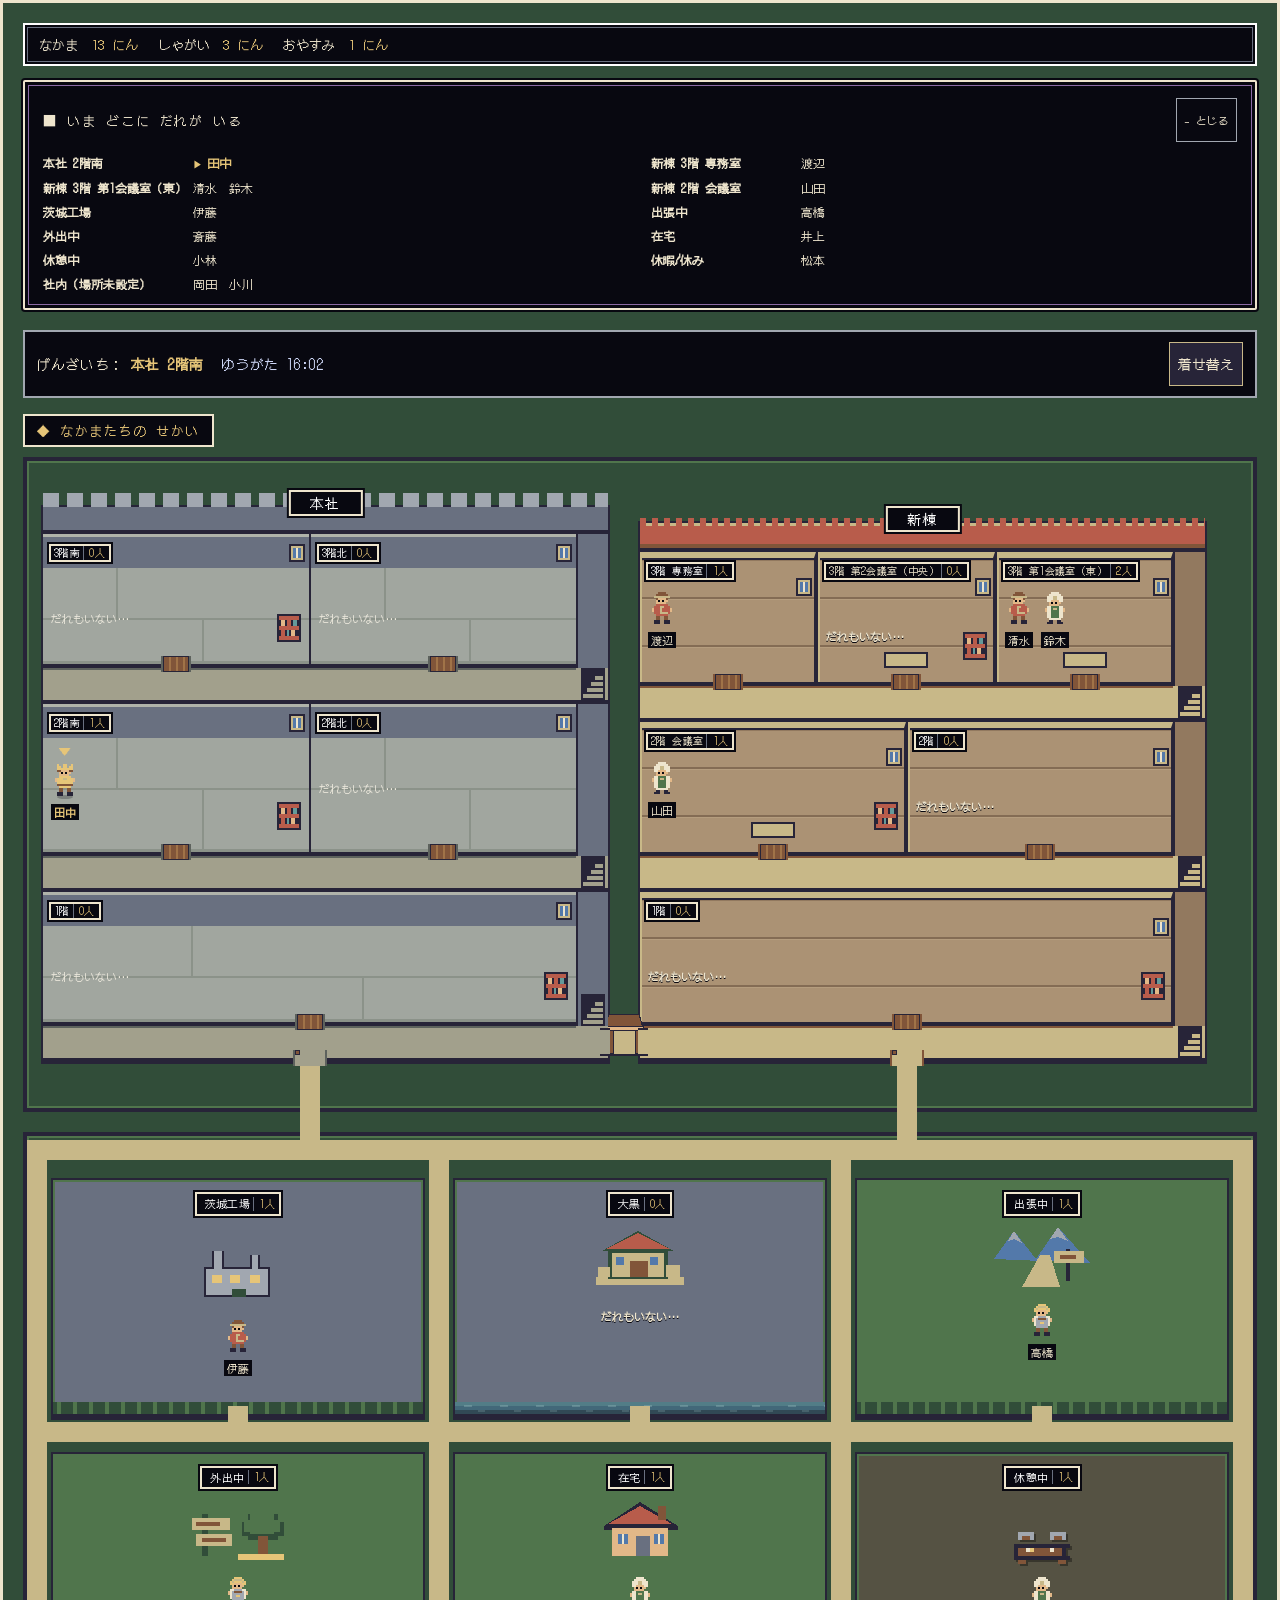
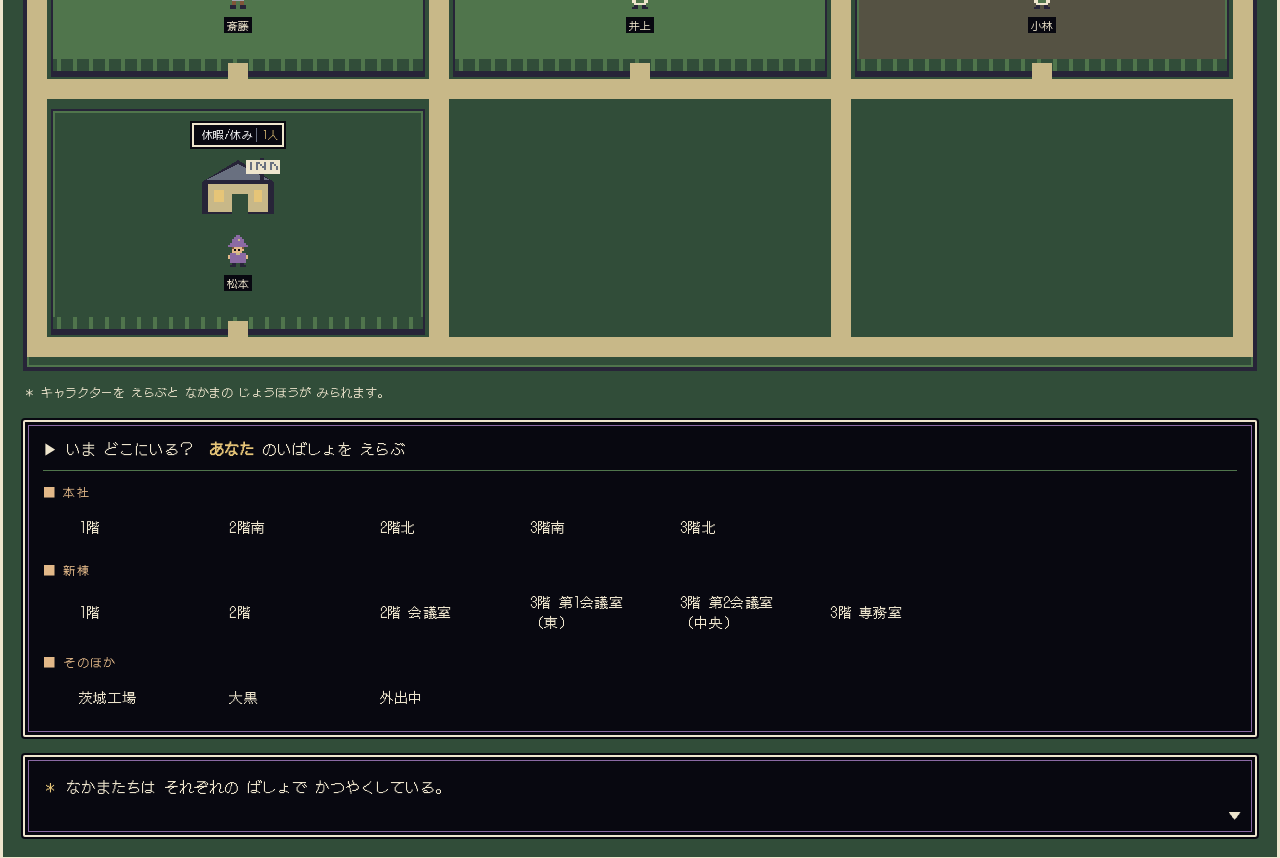
<file: zaiseki-map.html>
<!doctype html><html lang="ja"><head>
<!--
  HALO 在席ボードの「マップ」表示（2026-11-06 段階M1）。
  見た目は Codex で作った「在席ボード 修正版 v17」をそのまま使い、HALO の index.html から iframe で読み込む。
  v17 は body や見出しなどページ全体の見た目を変える書き方が多いので、index.html に混ぜずに別ページにしている。
  やり取り（postMessage、同じオリジンだけ）：
    こちら → 親  zmap:ready（読み込み完了）／zmap:height {h}（高さ）／zmap:member {id}（人を押した）
                 zmap:move {place}（コマンド窓で場所を選び、歩き終わった。親が保存する）
    親 → こちら  zmap:data {payload}（並べる人と文言。中身は index.html の renderTeamMap）
  時間の手動切替（デモ用）は CSS で隠している。昼夜は時計で自動。
  スマホの縦向きでも「なかま ○にん」と「いま どこに だれが いる」をマップより上に出す（誰がどこにいるかを最初に見せる）。
  スマホの縦向きでは、マップを v17 の元の作りどおり高さの決まった枠に入れ、枠の中だけをスクロールさせる。
  枠の高さは v17 の「画面の高さの58%」。iframe の中では画面の高さがわからないので、親から zmap:viewport {vh} で受け取る。
  スマホでは自分も歩かずに、行き先へふわっと移す（遠くへ歩くと画面の外を十数秒歩くだけになるため）。PC・タブレットは歩く。
  単体で開いたとき（親がいないとき）は、確認用の架空の人を並べる。
--><meta charset=utf8><meta name=viewport content="width=device-width,initial-scale=1,viewport-fit=cover">

<style>

/* レイアウト概念：上にRPG風マップのデモ（固定ダーク世界）、下に作り方の解説（テーマ追従）。 */
:root{
  --bg:#eee5cd; --surface:#eee5cd; --surface-2:#eee5cd;
  --ink:#141c2c; --ink-2:#697080; --ink-3:#a1a7b0;
  --line:#eee5cd; --line-2:#eee5cd;
  --brand:#5379aa; --brand-2:#a1a7b0; --brand-ink:#5379aa;
  --shadow:0 1px 2px #141c2c,0 6px 20px #141c2c;
  --shadow-sm:0 1px 2px #141c2c;
  --fdisp:"Zen Kaku Gothic New",-apple-system,sans-serif;
  --fbody:"Noto Sans JP",-apple-system,Meiryo,sans-serif;
  --fpix:"DotGothic16","Noto Sans JP",monospace;
  /* RPG固定ワールド */
  --rp-ink:#eee5cd; --rp-win:#141c2c; --rp-win2:#272438; --rp-border:#eee5cd;
  --rp-field:#141c2c; --rp-gold:#e6c578;
}
@media (prefers-color-scheme:dark){:root:not([data-theme="light"]){
  --bg:#141c2c; --surface:#141c2c; --surface-2:#141c2c;
  --ink:#eee5cd; --ink-2:#a1a7b0; --ink-3:#697080;
  --line:#272438; --line-2:#314d39; --brand:#649a9a; --brand-2:#a1a7b0; --brand-ink:#a1a7b0;
  --shadow:0 1px 2px #080810,0 8px 24px #080810;--shadow-sm:0 1px 2px #080810;
  color-scheme:dark;
}}
:root[data-theme="dark"]{
  --bg:#141c2c; --surface:#141c2c; --surface-2:#141c2c;
  --ink:#eee5cd; --ink-2:#a1a7b0; --ink-3:#697080;
  --line:#272438; --line-2:#314d39; --brand:#649a9a; --brand-2:#a1a7b0; --brand-ink:#a1a7b0;
  --shadow:0 1px 2px #080810,0 8px 24px #080810;--shadow-sm:0 1px 2px #080810;
  color-scheme:dark;
}
*{box-sizing:border-box}
body{background:var(--bg);color:var(--ink);font-family:var(--fbody);line-height:1.6;-webkit-font-smoothing:antialiased}
.wrap{max-width:1040px;margin:0 auto;padding-block:36px 60px;padding-inline:18px}
h1,h2,h3{font-family:var(--fdisp);line-height:1.3;margin:0;text-wrap:balance}
p{margin:0}

.top{display:flex;align-items:flex-start;justify-content:space-between;gap:18px;flex-wrap:wrap}
.eyebrow{font-size:.74rem;font-weight:700;letter-spacing:.14em;color:var(--brand-ink);text-transform:uppercase}
h1.title{font-size:clamp(1.7rem,4.5vw,2.5rem);margin-top:9px}
.lede{color:var(--ink-2);max-width:60ch;margin-top:11px;font-size:1rem}
.pill-note{display:inline-flex;align-items:center;gap:7px;margin-top:14px;font-size:.78rem;font-weight:600;color:var(--ink-2);background:var(--surface);border:1px solid var(--line);border-radius:999px;padding:5px 13px;box-shadow:var(--shadow-sm)}
.pill-note::before{content:"";width:7px;height:7px;border-radius:50%;background:#b85c4b}
.themebtn{flex-shrink:0;font:inherit;font-size:.8rem;font-weight:600;color:var(--ink-2);background:var(--surface);border:1px solid var(--line);border-radius:999px;padding:8px 15px;cursor:pointer;box-shadow:var(--shadow-sm)}

/* ===== RPGワールド ===== */
.game{margin-top:28px;background:var(--g-bg,#080810);border:3px solid var(--g-border,#eee5cd);border-radius:14px;padding:14px;
  box-shadow:0 0 0 3px var(--g-bg,#080810),0 14px 40px #080810;color:var(--rp-ink);font-family:var(--fpix);
  --b-wall:#e2b888;--b-wall2:#c8b888;--b-roof:#b85c4b;--b-roof2:#815539;--b-line:#815539;--b-win:#a1a7b0;--b-win2:#649a9a;--b-door:#815539;--b-door2:#815539;
  --z-bg:#141c2c;--z-ground:#272438;--sign-bg:#141c2c;--sign-br:#eee5cd;--cmd-bg:#141c2c;--btn-bg:#272438;--btn-br:#5379aa}
.game.halo{--g-bg:#141c2c;--g-border:#a1a7b0;
  --b-wall:#5379aa;--b-wall2:#697080;--b-roof:#5379aa;--b-roof2:#5379aa;--b-line:#697080;--b-win:#eee5cd;--b-win2:#a1a7b0;--b-door:#697080;--b-door2:#5379aa;
  --z-bg:#141c2c;--z-ground:#314d39;--sign-bg:#141c2c;--sign-br:#a1a7b0;--cmd-bg:#141c2c;--btn-bg:#272438;--btn-br:#5379aa}
.palbtn{font-family:var(--fpix);font-size:.62rem;color:var(--rp-ink);background:var(--btn-bg);border:2px solid var(--btn-br);border-radius:6px;padding:4px 10px;cursor:pointer;letter-spacing:.02em}
.palbtn:hover{filter:brightness(1.15)}
.hud{display:flex;align-items:center;justify-content:space-between;gap:10px;flex-wrap:wrap;margin-bottom:12px}
.hud .now{font-size:.82rem;letter-spacing:.03em}
.hud .now b{color:var(--rp-gold)}
.hud .legend{display:flex;gap:10px;flex-wrap:wrap;font-size:.6rem;color:#a1a7b0}
.hud .legend i{display:inline-block;width:9px;height:9px;border-radius:3px;margin-right:3px;vertical-align:middle}

.world{display:grid;grid-template-columns:1fr 1fr;gap:12px;align-items:start}
@media(max-width:700px){.world{grid-template-columns:1fr}}

/* ピクセル建物（本社・新棟） */
.pbuild{position:relative;margin-top:18px;background:var(--b-wall);border:3px solid #141c2c;border-radius:3px;
  box-shadow:inset 0 0 0 2px var(--b-wall2),0 6px 0 #141c2c}
.bname{position:absolute;top:-9px;left:50%;transform:translateX(-50%);z-index:4;font-size:.62rem;color:#eee5cd;
  background:var(--sign-bg);border:2px solid var(--sign-br);border-radius:4px;padding:1px 12px;letter-spacing:.08em}
.proof{position:relative;height:15px;background:var(--b-roof);box-shadow:inset 0 -4px 0 var(--b-roof2);border-radius:2px 2px 0 0}
.proof::before{content:"";position:absolute;top:-6px;left:0;right:0;height:6px;
  background:repeating-linear-gradient(90deg,var(--b-roof) 0 6px,transparent 6px 12px)}
.pstory{display:flex;border-top:3px solid var(--b-line)}
.proom{flex:1;position:relative;min-height:78px;padding:19px 6px 9px;overflow:hidden;
  background:repeating-linear-gradient(0deg,#080810 0 7px,transparent 7px 14px)}
.proom+.proom{border-left:3px solid var(--b-line)}
.rlabel{position:absolute;top:4px;left:5px;z-index:3;font-size:.55rem;color:#eee5cd;background:var(--sign-bg);border:1px solid var(--sign-br);border-radius:3px;padding:0 5px;letter-spacing:.04em}
.win{position:absolute;top:5px;right:7px;width:13px;height:12px;background:var(--b-win);z-index:1;
  box-shadow:0 0 0 2px #141c2c,inset 0 2px 0 #eee5cd,inset 2px 0 0 var(--b-win2);transition:background .5s,box-shadow .5s}
.pentrance .pdoor{position:absolute;left:12px;bottom:0;width:20px;height:30px;background:var(--b-door);z-index:1;
  border-radius:3px 3px 0 0;box-shadow:0 0 0 2px #141c2c,inset 0 0 0 2px var(--b-door2)}
.pentrance .pdoor::after{content:"";position:absolute;right:4px;top:14px;width:3px;height:3px;background:#e6c578}
.pentrance .proom{padding-left:42px}
/* 会議室（机付きで一般席と区別） */
.proom.mtg{background:repeating-linear-gradient(0deg,#5379aa 0 7px,transparent 7px 14px)}
.proom.mtg::after{content:"";position:absolute;left:50%;bottom:8px;transform:translateX(-50%);width:28px;height:11px;border-radius:3px;z-index:0;
  background:var(--b-door,#815539);box-shadow:0 0 0 2px #141c2c,inset 0 2px 0 #eee5cd}
.proom.mtg .rlabel{background:#314d39;border-color:#a1a7b0;color:#eee5cd}

/* フィールド区画 */
.fieldrow{display:grid;grid-template-columns:repeat(3,1fr);gap:10px;margin-top:14px}
@media(max-width:700px){.fieldrow{grid-template-columns:repeat(2,1fr)}}
.zone{position:relative;border:3px solid #141c2c;border-radius:5px;min-height:124px;padding:24px 6px 10px;
  display:flex;flex-direction:column;align-items:center;justify-content:flex-start;gap:5px;box-shadow:0 5px 0 #141c2c}
.zone.field{background:linear-gradient(180deg,#314d39,#272438)}
.zone.status{background:linear-gradient(180deg,#314d39,#272438)}
.zone.rest{background:linear-gradient(180deg,#272438,#272438)}
.zland{line-height:0;position:relative;z-index:1;margin:2px 0 0}

/* ドット絵スプライト共通 */
.spritewrap{position:relative;display:inline-block;vertical-align:bottom}
.spritewrap .dot{position:absolute;left:0;top:0;background:transparent}
.char{position:relative}
.char .ymark{position:absolute;top:-12px;left:50%;transform:translateX(-50%);color:var(--rp-gold);font-size:.7rem;z-index:2;animation:bob 1s ease-in-out infinite}
.char.you.walking .dot{animation:walk .22s steps(2) infinite}
.char.you.flip .spritewrap{transform:scaleX(-1)}
.walkclone{pointer-events:none}
@keyframes walk{0%,100%{transform:translateY(0)}50%{transform:translateY(-6px)}}
@media (prefers-reduced-motion:reduce){.char .ymark,.char.you.walking .dot{animation:none}}
.zlabel{position:absolute;top:6px;left:50%;transform:translateX(-50%);font-size:.6rem;color:#eee5cd;background:var(--sign-bg);border:2px solid var(--sign-br);border-radius:4px;padding:1px 8px;letter-spacing:.04em;z-index:4;white-space:nowrap;box-shadow:0 2px 0 #080810}
.chars{display:flex;flex-wrap:wrap;gap:6px;align-items:flex-end;justify-content:center;z-index:3}
.zone>.chars{position:relative;width:100%;flex-wrap:wrap;margin-top:6px;padding-top:4px}
.proom .chars{justify-content:flex-start;flex-wrap:wrap}
.empty{font-size:.6rem;color:#e6c578;font-weight:700;padding:4px 2px;text-shadow:0 1px 0 #080810}
/* 在席一覧 */
.roster-box{margin-top:12px;background:var(--cmd-bg);border:3px solid var(--g-border,#eee5cd);border-radius:9px;padding:10px 12px}
.roster-ttl{font-size:.64rem;color:#a1a7b0;letter-spacing:.08em;margin-bottom:8px}
.roster{display:grid;gap:6px}
.rrow{display:flex;gap:8px;align-items:flex-start;font-size:.7rem}
.rloc{flex:0 0 92px;color:var(--rp-gold);font-weight:700}
.rppl{display:flex;flex-wrap:wrap;gap:4px;min-width:0}
.rchip{background:var(--btn-bg);border:1px solid var(--btn-br);border-radius:4px;padding:1px 7px;color:#eee5cd}
.rchip.me{background:var(--rp-gold);color:#080810;border-color:#eee5cd;font-weight:700}
.rempty{font-size:.7rem;color:#e6c578;font-weight:700}

/* キャラ */
.char{display:flex;flex-direction:column;align-items:center;gap:2px;width:34px}
.sprite{width:20px;height:22px;border-radius:6px;background:var(--c,#a1a7b0);position:relative;margin-top:9px;
  box-shadow:0 2px 0 #080810,inset 0 -4px 0 #080810;image-rendering:pixelated}
.sprite::before{content:"";position:absolute;top:-8px;left:50%;transform:translateX(-50%);width:13px;height:13px;border-radius:50%;
  background:var(--c,#a1a7b0);box-shadow:0 1px 0 #080810,inset 0 -3px 0 #080810}
.char .nm{font-size:.52rem;color:#eee5cd;background:#141c2c;border-radius:3px;padding:0 3px;max-width:42px;overflow:hidden;text-overflow:ellipsis;white-space:nowrap}
.char.you .sprite{--c:var(--rp-gold)}
.char.you .sprite::after{content:"▼";position:absolute;top:-22px;left:50%;transform:translateX(-50%);color:var(--rp-gold);font-size:.6rem;animation:bob 1s ease-in-out infinite}
.char.you .nm{color:#080810;background:var(--rp-gold);font-weight:700}
@keyframes bob{0%,100%{transform:translateX(-50%) translateY(0)}50%{transform:translateX(-50%) translateY(3px)}}
@media (prefers-reduced-motion:reduce){.char.you .sprite::after{animation:none}}

/* コマンドウィンドウ */
.cmd{margin-top:12px;background:var(--cmd-bg);border:3px solid var(--g-border,#eee5cd);border-radius:9px;padding:11px 12px 13px;
  box-shadow:inset 0 0 0 2px #080810}
.cmd .q{font-size:.8rem;margin-bottom:9px}
.cmd .q b{color:var(--rp-gold)}
.cmd .grp{font-size:.58rem;color:#a1a7b0;letter-spacing:.1em;margin:7px 0 4px}
.btns{display:grid;grid-template-columns:repeat(auto-fill,minmax(92px,1fr));gap:6px}
.locbtn{font-family:var(--fpix);font-size:.66rem;color:var(--rp-ink);background:var(--btn-bg);border:2px solid var(--btn-br);
  border-radius:6px;padding:7px 4px;cursor:pointer;letter-spacing:.02em;transition:transform .05s}
.locbtn:hover{filter:brightness(1.18)}
.locbtn:active{transform:translateY(1px)}
.locbtn.on{background:var(--rp-gold);color:#080810;border-color:#eee5cd;font-weight:700}

/* ===== 昼夜（端末の時計に連動／デモ用に時間帯も選べる） ===== */
.game{transition:background .6s ease}
.game[data-tod="dawn"]{background:linear-gradient(180deg,#a1a7b0,#697080 58%,#272438);--tod-tint:#e6c578}
.game[data-tod="day"]{background:linear-gradient(180deg,#5379aa,#697080 58%,#272438);--tod-tint:#eee5cd}
.game[data-tod="dusk"]{background:linear-gradient(180deg,#b85c4b,#815539 58%,#272438);--tod-tint:#b85c4b}
.game[data-tod="night"]{background:linear-gradient(180deg,#141c2c,#141c2c 58%,#080810);--tod-tint:#141c2c}
.world,.fieldrow{position:relative}
.world::after,.fieldrow::after{content:"";position:absolute;inset:-2px;pointer-events:none;z-index:6;border-radius:7px;
  background:var(--tod-tint,transparent);transition:background .6s ease}
.game[data-tod="night"] .win{background:#e6c578;
  box-shadow:0 0 0 2px #141c2c,0 0 7px 2px #e6c578,inset 0 2px 0 #eee5cd}
.todctl{display:flex;align-items:center;gap:6px;flex-wrap:wrap;margin:-4px 0 12px;font-size:.62rem;color:#a1a7b0}
.todctl button{font-family:var(--fpix);font-size:.6rem;color:var(--rp-ink);background:var(--btn-bg);border:2px solid var(--btn-br);
  border-radius:6px;padding:4px 9px;cursor:pointer;letter-spacing:.02em}
.todctl button:hover{filter:brightness(1.18)}
.todctl button.on{background:var(--rp-gold);color:#080810;border-color:#eee5cd;font-weight:700}

/* ===== 解説（テーマ追従） ===== */
section{margin-top:48px}
.sec-head{display:flex;align-items:baseline;gap:12px;margin-bottom:18px;flex-wrap:wrap}
.sec-no{font-family:var(--fdisp);font-size:.82rem;font-weight:700;color:var(--brand);letter-spacing:.1em}
h2{font-size:1.4rem}
.sec-sub{color:var(--ink-2);font-size:.92rem;flex-basis:100%;max-width:70ch}
.steps{display:grid;gap:12px}
.step{display:grid;grid-template-columns:30px 1fr;gap:13px;background:var(--surface);border:1px solid var(--line);border-radius:12px;padding:14px 16px;box-shadow:var(--shadow-sm)}
.step .n{width:30px;height:30px;border-radius:9px;background:linear-gradient(135deg,var(--brand),var(--brand-2));color:#eee5cd;font-family:var(--fdisp);font-weight:700;display:grid;place-items:center}
.step h3{font-size:1rem;margin-bottom:4px}
.step p{font-size:.88rem;color:var(--ink-2)}
.step code{font-family:ui-monospace,monospace;font-size:.82em;background:var(--surface-2);border:1px solid var(--line);border-radius:5px;padding:1px 5px}
.callout{margin-top:14px;background:color-mix(in srgb,var(--brand) 9%,var(--surface));border:1px solid color-mix(in srgb,var(--brand) 28%,var(--line));border-radius:12px;padding:15px 17px}
.callout b{color:var(--ink)}
.callout p{font-size:.88rem;color:var(--ink-2)}
footer{margin-top:44px;padding-top:20px;border-top:1px solid var(--line);color:var(--ink-3);font-size:.8rem}

:root{color-scheme:light;box-sizing:border-box;padding-top:env(safe-area-inset-top,0px);padding-bottom:env(safe-area-inset-bottom,0px)}html{scroll-padding-top:env(safe-area-inset-top,0px)}body{margin:0;padding:0;font:14px -apple-system,BlinkMacSystemFont,sans-serif;background:#eee5cd;color:#080810}img{max-width:100%}[hidden]:not([hidden=until-found i]){display:none!important}

:root{--fpix:"DotGothic16",Meiryo,monospace;--fbody:var(--fpix);--fdisp:var(--fpix);--bg:#141c2c;--ink:#eee5cd;--ink-2:#eee5cd;--surface:#080810;--line:#697080;--brand-ink:#e6c578;--rp-gold:#e6c578}
body{background:#141c2c;color:#eee5cd;font-family:var(--fpix);background-image:repeating-linear-gradient(0deg,#eee5cd 0 1px,transparent 1px 4px)}
.wrap{max-width:1160px;padding-top:28px}.eyebrow{color:#e6c578;letter-spacing:.22em}.title{color:#eee5cd;text-shadow:3px 3px #272438;letter-spacing:.12em}.lede{font-size:14px;max-width:72ch;color:#eee5cd}.pill-note{border-radius:0;background:#080810;border-color:#697080;color:#eee5cd;box-shadow:none}.themebtn{border-radius:0;background:#080810;color:white;border:2px solid white}.game{padding:20px;border-radius:0;border:3px solid #eee5cd;box-shadow:0 0 0 3px #080810,0 0 0 5px #697080,8px 10px 0 #0008;--cmd-bg:#080810;--sign-bg:#080810;--btn-bg:transparent;--btn-br:transparent;--b-wall:#a1a7b0;--b-wall2:#697080;--b-line:#314d39;--b-roof:#697080;--b-roof2:#314d39;--b-win:#a1a7b0;--b-door:#815539;--b-door2:#815539}
.game[data-tod]{background:#272438;--tod-tint:transparent;background-image:linear-gradient(90deg,#141c2c 2px,transparent 2px),linear-gradient(#141c2c 2px,transparent 2px),repeating-linear-gradient(135deg,transparent 0 12px,#50754c 12px 14px,transparent 14px 24px);background-size:24px 24px,24px 24px,24px 24px}
.game[data-tod="night"]{background-color:#272438}.game[data-tod="dusk"]{background-color:#314d39}.game[data-tod="dawn"]{background-color:#314d39}
.roster-box,.cmd,.quest-message{background:#080810;border:2px solid #eee5cd;border-radius:2px;box-shadow:0 0 0 2px #080810,inset 0 0 0 3px #080810,inset 0 0 0 4px #8b6aa4;padding:16px 18px}
.roster-box{margin:0 0 20px}.roster-ttl{color:#eee5cd;font-size:13px;letter-spacing:.15em;margin-bottom:12px}.roster{grid-template-columns:repeat(2,minmax(0,1fr));gap:7px 22px}.rrow{font-size:12px}.rloc{flex-basis:138px;color:#eee5cd}.rchip{border:0;border-radius:0;padding:0 4px;background:none;color:#eee5cd}.rchip.me{color:#e6c578;background:none}.rchip.me:before{content:'▶ ';font-size:9px}.hud{background:#080810;padding:10px 12px;margin-bottom:8px;border:2px solid #a1a7b0}.hud .now{font-size:14px}.hud .legend{font-size:11px;color:#eee5cd}.hud .legend i{border-radius:0}.todctl{background:#080810;margin:0 0 18px;padding:6px 10px;color:#a1a7b0}.todctl button{border:0;border-radius:0;background:none;font-size:12px}.todctl button.on{color:#e6c578;background:none}.todctl button.on:before{content:'▶ '}
.world{gap:24px}.pbuild{border-radius:0;border-color:#272438;box-shadow:inset 0 0 0 2px #a1a7b0,0 6px #141c2c;margin-top:22px}.proof{height:22px;border-radius:0;background-image:repeating-linear-gradient(90deg,transparent 0 14px,#eee5cd 14px 16px)}.proof:before{height:8px;top:-8px}.pstory{border-top-width:4px}.proom{min-height:102px;padding:30px 8px 14px;background-color:#8b6aa4;background-image:repeating-linear-gradient(0deg,transparent 0 15px,#697080 15px 17px),repeating-linear-gradient(90deg,transparent 0 30px,#697080 30px 32px)}.bname,.rlabel,.zlabel{border-radius:0;background:#080810;color:white;border:2px solid #eee5cd;box-shadow:0 0 0 2px #080810;font-size:12px;line-height:1.6}.bname{top:-17px;font-size:14px;padding:0 20px}.rlabel{left:8px;top:6px;font-size:10px}.proom.mtg .rlabel{background:#080810;border-color:#eee5cd;color:#eee5cd}.proom.mtg{background-color:#697080}.win{top:9px;right:10px}.fieldrow{gap:14px;margin-top:24px}.zone{border-radius:0;min-height:142px;border:3px solid #141c2c;box-shadow:inset 0 0 0 2px #697080,0 4px #080810;padding-top:29px}.zone.field{background:#314d39}.zone.status{background:#815539;box-shadow:inset 0 0 0 2px #b85c4b,0 4px #141c2c}.zone.rest{background:#314d39;box-shadow:inset 0 0 0 2px #8b6aa4,0 4px #141c2c}.zlabel{top:7px;font-size:11px}.char{width:38px;gap:4px}.chars{gap:8px}.char .nm{font-size:11px;border-radius:0;background:#080810;color:white;max-width:64px;padding:0 3px}.char.you .nm{background:#080810;color:#e6c578}.spritewrap{image-rendering:pixelated;filter:drop-shadow(2px 2px 0 #0005)}.empty{color:#eee5cd;font-size:11px}.cmd{margin-top:20px}.cmd .q{font-size:15px;padding-bottom:10px;border-bottom:1px solid #50754c}.cmd .grp{font-size:12px;color:#a1a7b0;margin:12px 0 5px}.btns{grid-template-columns:repeat(auto-fill,minmax(132px,1fr));gap:2px 8px}.locbtn{position:relative;text-align:left;padding:9px 8px 9px 25px;font-size:14px;border:0;border-radius:0;background:none;color:#eee5cd;min-height:40px}.locbtn:hover,.locbtn:focus-visible{background:#272438;filter:none;outline:1px solid #a1a7b0}.locbtn:hover:before,.locbtn:focus-visible:before,.locbtn.on:before{content:'▶';position:absolute;left:5px;font-size:12px}.locbtn.on{background:#272438;color:#e6c578;border:0}.quest-message{margin-top:18px;font-size:15px;line-height:1.9;min-height:82px}.quest-message:before{content:'＊ ';color:#e6c578}.quest-message span{color:#e6c578}section{display:none}footer{color:#a1a7b0;border-color:#50754c;font-size:12px;margin-top:28px}.step,.callout{border-radius:0}.top .themebtn{display:none}@media(max-width:800px){.roster{grid-template-columns:1fr}.wrap{padding-inline:12px}.game{padding:12px}.rloc{flex-basis:135px}}@media(max-width:420px){.fieldrow{gap:10px}.rrow{font-size:11px}.rloc{flex-basis:116px}.btns{grid-template-columns:repeat(2,minmax(0,1fr))}.locbtn{font-size:12px}.hud .legend{gap:6px}}


/* Stone, timber and tilework */
.world{padding:18px 12px 22px;background:#50754c;background-image:repeating-linear-gradient(0deg,transparent 0 29px,#314d39 29px 32px),repeating-linear-gradient(90deg,transparent 0 29px,#314d39 29px 32px);border:4px solid #141c2c;box-shadow:inset 0 0 0 3px #649a9a;gap:28px}
.pbuild:first-child{--b-roof:#a1a7b0;--b-roof2:#697080;--b-line:#314d39;border-color:#272438;box-shadow:0 5px #272438,inset 0 0 0 2px #a1a7b0}.pbuild:first-child .proof{height:23px;background:#a1a7b0;border-bottom:5px solid #50754c;background-image:repeating-linear-gradient(90deg,transparent 0 26px,#314d39 26px 29px)}.pbuild:first-child .proof:before{height:14px;top:-14px;background:repeating-linear-gradient(90deg,#a1a7b0 0 16px,transparent 16px 27px)}
.pbuild:first-child .proom{background-color:#8b6aa4;background-image:linear-gradient(90deg,#a1a7b0 1px,transparent 1px),linear-gradient(#272438 2px,transparent 2px);background-size:24px 24px,24px 24px;box-shadow:inset 0 3px #a1a7b0,inset 3px 0 #a1a7b0}
.pbuild:nth-child(2){--b-line:#314d39;--b-roof:#b85c4b;--b-roof2:#815539;border-color:#272438}.pbuild:nth-child(2) .proof{height:25px;background:repeating-linear-gradient(0deg,#b85c4b 0 6px,#815539 6px 9px);border-top:3px solid #b85c4b}.pbuild:nth-child(2) .proom{background-color:#b85c4b;background-image:repeating-linear-gradient(0deg,transparent 0 14px,#815539 14px 17px),repeating-linear-gradient(90deg,transparent 0 34px,#e2b888 34px 36px);box-shadow:inset 0 4px #314d39,inset 3px 0 #c8b888}
.proom{min-height:122px;padding-top:38px;padding-bottom:18px}.proom.mtg:after{width:58px;height:18px;bottom:11px;border-radius:0;background:repeating-linear-gradient(90deg,#815539 0 17px,#815539 17px 19px);box-shadow:0 0 0 2px #272438,inset 0 3px #c8b888,0 6px #314d39}.proom.mtg .chars{position:relative;z-index:2}.pentrance .pdoor{width:25px;height:37px;border-radius:0;background:repeating-linear-gradient(90deg,#314d39 0 6px,#815539 6px 8px);border:3px solid #272438;box-shadow:0 0 0 3px #c8b888}.win{width:16px;height:19px;background:#272438!important;border:2px solid #c8b888;box-shadow:0 0 0 2px #272438!important}.win:after{content:'';position:absolute;left:5px;top:0;height:15px;width:2px;background:#c8b888}.game[data-tod=night] .win{background:#e6c578!important}
.room-prop{position:absolute;bottom:7px;right:8px;pointer-events:none;z-index:0;image-rendering:pixelated}.room-prop svg{width:28px;height:32px}.char{border:0;padding:0;background:none;font:inherit;cursor:pointer;min-height:47px;position:relative}.char:focus-visible{outline:2px solid #e6c578;outline-offset:4px}.char:hover .nm{background:#eee5cd;color:#080810}.char:hover .spritewrap{filter:drop-shadow(0 0 3px #e6c578)}.char.you .nm{background:#080810;color:#e6c578}.char .spritewrap{width:32px!important;height:36px!important}.char .spritewrap .dot{transform:translateX(4px)}.ymark{top:-13px!important}.zone .zland{margin:8px 0 2px}.zone{min-height:165px;background-image:repeating-linear-gradient(90deg,transparent 0 22px,#eee5cd 22px 24px)!important}.world-caption{grid-column:1/-1;color:#eee5cd;text-shadow:2px 2px #141c2c;font-size:12px;text-align:center;letter-spacing:.14em;margin-top:2px}.map-heading{font-size:13px;letter-spacing:.2em;color:#e6c578;background:#080810;display:inline-block;padding:5px 12px;border:2px solid #eee5cd;margin:4px 0 10px}.status-dialog{background:#080810;color:white;border:2px solid white;border-radius:0;box-shadow:0 0 0 3px #080810,0 0 0 5px #697080,8px 8px #0008;width:min(380px,calc(100vw - 40px));padding:24px;font-family:var(--fpix)}.status-dialog::backdrop{background:#080810}.status-dialog h2{font-size:20px;border-bottom:1px solid #697080;padding-bottom:12px}.status-dialog dl{display:grid;grid-template-columns:90px 1fr;gap:12px 8px;font-size:15px}.status-dialog dt{color:#a1a7b0}.status-dialog dd{margin:0}.status-dialog button{font:inherit;color:white;background:none;border:1px solid #697080;padding:8px 18px;cursor:pointer;float:right}.status-dialog button:hover{background:#272438}.map-help{font-size:12px;color:#eee5cd;margin-top:12px}.char.you.walking .dot{animation:classic-step .24s steps(2,end) infinite}@keyframes classic-step{50%{transform:translate(4px,-3px)}}@media(prefers-reduced-motion:reduce){.char.you.walking .dot{animation:none}}@media(max-width:700px){.world{padding:14px 8px 18px;gap:30px}.proom{min-height:115px}.world-caption{font-size:10px}}


/* Original pixel scenery and classic command presentation */
.game{position:relative}.zone{overflow:visible}.zone:after{content:'';position:absolute;left:0;right:0;bottom:0;height:16px;background:repeating-linear-gradient(90deg,#272438 0 4px,#50754c 4px 8px,#314d39 8px 16px);pointer-events:none}.zone[data-zone=shuccho]{background-color:#50754c!important;background-image:linear-gradient(90deg,transparent 0 39%,#c8b888 39% 61%,transparent 61%)!important}.zone[data-zone=gaishutsu]{background-color:#50754c!important}.zone[data-zone=zaitaku]{background-color:#50754c!important}.zone[data-zone=rest]{background-color:#314d39!important}.zone[data-zone=ibaraki]{background-color:#697080!important}.zone[data-zone=daikoku]{background-color:#697080!important}.zone[data-zone=daikoku]:after{height:17px;background:repeating-linear-gradient(0deg,#a1a7b0 0 3px,#5379aa 3px 7px,#314d39 7px 10px)}.zone .zland{min-height:50px;display:flex;align-items:flex-end;justify-content:center}.zone .chars{padding-bottom:10px}.sign-sub{font-size:10px;color:#eee5cd;position:relative;z-index:1;letter-spacing:.1em}.quest-message{position:relative;padding-right:32px}.quest-message:after{content:'▼';position:absolute;right:14px;bottom:9px;font-size:12px;animation:prompt-blink 1.2s steps(2,end) infinite}@keyframes prompt-blink{50%{opacity:0}}.game[data-tod=night] .room-prop{filter:brightness(.8)}.sound-control{font:inherit;font-size:11px;color:#eee5cd;border:1px solid #8b6aa4;background:#080810;padding:6px 10px;cursor:pointer;margin-left:auto}.sound-control[aria-pressed=true]{color:#e6c578}.todctl .sound-control{border:1px solid #8b6aa4}.classic-summary{display:flex;gap:20px;flex-wrap:wrap;font-size:13px;background:#080810;border:2px solid white;padding:10px 14px;margin:0 0 14px;box-shadow:inset 0 0 0 2px #080810,inset 0 0 0 3px #697080}.classic-summary b{font-weight:normal;color:#e6c578}.locbtn.on:before{animation:prompt-blink 1.2s steps(2,end) infinite}.map-heading{letter-spacing:.12em}.world{background-image:linear-gradient(90deg,transparent 0 47%,#c8b888 47% 53%,transparent 53%),repeating-linear-gradient(0deg,transparent 0 29px,#314d39 29px 32px),repeating-linear-gradient(90deg,transparent 0 29px,#314d39 29px 32px)}.walkclone{transition:none}.status-dialog h2:before{content:'＊ ';color:#e6c578}.roster-ttl{display:flex;justify-content:space-between;align-items:center;gap:8px}.roster-toggle{font:inherit;font-size:11px;background:none;border:1px solid #a1a7b0;color:#eee5cd;cursor:pointer;padding:3px 7px}.cmd .grp{color:#e2b888}.pixel-land{shape-rendering:crispEdges;image-rendering:pixelated;width:96px;height:64px;overflow:visible}.scene-star{color:#e6c578;position:absolute;top:30px;right:15px;font-size:12px;pointer-events:none}.game:not([data-tod=night]) .scene-star{display:none}@media(prefers-reduced-motion:reduce){.quest-message:after,.locbtn.on:before{animation:none}}


/* Reserve one grid column for every command cursor. */
.locbtn{display:grid;grid-template-columns:18px minmax(0,1fr);align-items:center;column-gap:8px;padding:9px 10px;text-align:left}
.locbtn:before{content:'';position:static;grid-column:1;grid-row:1;width:18px;font-size:12px;line-height:1;text-align:center;animation:none}
.locbtn:hover:before,.locbtn:focus-visible:before,.locbtn.on:before{content:'▶';position:static;left:auto;font-size:12px;animation:none}
.locbtn .command-text{grid-column:2;grid-row:1;min-width:0;overflow-wrap:anywhere}
/* Keep the player's marker in its own row above the full sprite. */
.char.you{padding-top:0;display:flex;flex-direction:column;align-items:center;gap:4px}
.char.you .ymark{position:static!important;top:auto!important;left:auto;transform:none;display:block;flex:0 0 14px;height:14px;line-height:12px;font-size:12px;margin:0 0 2px;animation:none}
.char.you .spritewrap{flex-shrink:0}
.char.you.walking .dot{animation:gentle-step .38s steps(2,end) infinite}
@keyframes gentle-step{0%,100%{transform:translate(4px,0)}50%{transform:translate(4px,-2px)}}
@media(prefers-reduced-motion:reduce){.char.you.walking .dot{animation:none}}


/* Idle remains still; movement switches between two genuinely different leg poses. */
.walk-frame{display:none;position:absolute;left:0;top:0;width:24px;height:32px;pointer-events:none}
.char.you.walking>.spritewrap>.dot{visibility:hidden;animation:none}
.char.you.walking>.spritewrap>.walk-frame{display:block;animation:foot-poses .48s steps(1,end) infinite}
.char.you.walking>.spritewrap>.walk-frame-1{animation-delay:-.24s}
.char.you.walking .walk-frame .dot{visibility:visible;animation:none;transform:translateX(4px)}
@keyframes foot-poses{0%{opacity:1}50%,100%{opacity:0}}
@media(prefers-reduced-motion:reduce){.char.you.walking>.spritewrap>.dot{visibility:visible}.char.you.walking>.spritewrap>.walk-frame{display:none;animation:none}}


.char.you.walking>.spritewrap>.walk-frame{animation:four-footfalls .8s steps(1,end) infinite}
.char.you.walking>.spritewrap>.walk-frame-0{animation-delay:0s}
.char.you.walking>.spritewrap>.walk-frame-1{animation-delay:-.6s}
.char.you.walking>.spritewrap>.walk-frame-2{animation-delay:-.4s}
.char.you.walking>.spritewrap>.walk-frame-3{animation-delay:-.2s}
@keyframes four-footfalls{0%{opacity:1}25%,100%{opacity:0}}
@media(prefers-reduced-motion:reduce){.char.you.walking>.spritewrap>.walk-frame{display:none;animation:none}}

:root{--pixel:2px;--tile:24px;--rp-gold:#e6c578;--rp-ink:#eee5cd}
/* One logical pixel = 2 CSS pixels across people, props, stairs and scenery. */
body{background:#141c2c;color:#eee5cd;background-image:none}
.travel-surface{position:relative;isolation:isolate;margin-top:12px}
.travel-roads{position:absolute;inset:0;z-index:2;pointer-events:none;overflow:visible;shape-rendering:crispEdges}
.travel-road{fill:none;stroke:#c8b888;stroke-width:20;stroke-linecap:square;stroke-linejoin:miter;paint-order:stroke}
.world{position:relative;gap:40px 28px;padding:26px 46px 48px 14px;background:#314d39!important;background-image:none!important;border:4px solid #272438;box-shadow:inset 0 0 0 2px #50754c}
.pbuild{min-width:0;margin-top:18px;border-width:2px;box-shadow:0 4px #272438!important;border-color:#272438!important}
.pstory{position:relative;display:flex;padding-right:32px;padding-bottom:32px;border-top:4px solid #272438;align-items:stretch}
.proom,.pentrance .proom{position:relative;min-width:0;min-height:134px;padding:42px 6px 32px!important;border-bottom:4px solid #272438;overflow:visible}
.proom+.proom{border-left:2px solid #272438}
.pbuild:first-child .proom{background-color:#a1a7b0;background-image:linear-gradient(#697080 2px,transparent 2px),linear-gradient(90deg,#697080 2px,transparent 2px);background-size:24px 24px;box-shadow:none}
.pbuild:nth-child(2) .proom{background-color:#c8b888;background-image:repeating-linear-gradient(0deg,transparent 0 14px,#815539 14px 16px);box-shadow:none}
.proom .chars{position:relative;z-index:4;gap:8px 4px;align-items:flex-end;min-height:56px;padding:0}
.proom .char{flex-shrink:0}.proom .rlabel{font-size:10px;top:6px;left:6px;max-width:calc(100% - 12px);padding:0 3px;white-space:normal;line-height:1.4;z-index:5}
.proom .win{top:28px;right:6px;width:12px;height:14px;border:2px solid #c8b888;background:#5379aa!important;box-shadow:0 0 0 2px #272438!important}
.proom .win:after{left:3px;height:10px;background:#eee5cd}
.game[data-tod=night] .win{background:#e6c578!important;box-shadow:0 0 0 2px #272438!important}
.pbuild:first-child .proof{background:#a1a7b0;border-color:#697080;background-image:repeating-linear-gradient(90deg,transparent 0 22px,#697080 22px 24px)}
.pbuild:first-child .proof:before{background:repeating-linear-gradient(90deg,#a1a7b0 0 16px,transparent 16px 24px)}
.pbuild:nth-child(2) .proof{background:repeating-linear-gradient(0deg,#b85c4b 0 6px,#815539 6px 8px);border-color:#c8b888}
.floor-corridor{position:absolute;bottom:0;left:0;right:32px;height:32px;z-index:1;background-color:#c8b888;background-image:linear-gradient(#815539 2px,transparent 2px),linear-gradient(90deg,#815539 2px,transparent 2px);background-size:24px 16px;border-top:2px solid #272438;box-sizing:border-box}
.stair-shaft{position:absolute;right:0;top:0;bottom:0;width:32px;z-index:3;border-left:2px solid #272438;background:repeating-linear-gradient(0deg,#697080 0 6px,#a1a7b0 6px 8px);display:flex;align-items:flex-end;justify-content:center}
.stair-shaft svg{width:24px;height:32px;flex:none;image-rendering:pixelated}
.room-door{position:absolute;left:50%;bottom:-6px;transform:translateX(-50%);width:24px;height:12px;background:#c8b888;border-left:2px solid #815539;border-right:2px solid #815539;z-index:3}
.pentrance .pdoor{position:absolute;left:50%;bottom:-6px;transform:translateX(-50%);width:28px;height:12px;border:0;border-left:2px solid #815539;border-right:2px solid #815539;border-radius:0;background:#c8b888;box-shadow:none;z-index:4}
.pentrance .pdoor:after{display:none}.proom.mtg:after{width:40px;height:12px;bottom:16px;background:repeating-linear-gradient(90deg,#815539 0 12px,#c8b888 12px 14px);border-radius:0;box-shadow:0 0 0 2px #272438}
.room-prop{bottom:16px;right:6px;z-index:1;filter:none!important}.room-prop svg{width:28px;height:32px}
.fieldrow{margin-top:20px;padding:42px 42px 36px 8px;gap:36px 16px;background:#314d39;border:4px solid #272438;box-shadow:inset 0 0 0 2px #50754c}
.fieldrow>.zone{position:relative;padding:30px 6px 38px;min-width:0;min-height:184px;background-image:none!important;border:2px solid #272438;box-shadow:inset 0 0 0 2px #50754c,0 4px #272438}
.fieldrow>.zone .chars{padding:0;gap:8px 4px;z-index:4}.fieldrow>.zone .zland{position:relative;z-index:3;min-height:64px;margin-top:6px;line-height:0}
.fieldrow>.zone .zlabel{z-index:5}.fieldrow>.zone:after{background:repeating-linear-gradient(90deg,#314d39 0 4px,#50754c 4px 8px,#314d39 8px 16px);height:12px;z-index:1}

.arrival-slot{display:block;flex-shrink:0;visibility:hidden}
.char .spritewrap{position:relative;width:32px!important;height:36px!important;filter:none;image-rendering:pixelated}
.direction-sprite{position:absolute;left:0;top:0;width:24px;height:32px;display:none}
.char:not([data-facing]) .direction-down,.char[data-facing=down] .direction-down,.char[data-facing=up] .direction-up,.char[data-facing=left] .direction-side,.char[data-facing=right] .direction-side{display:block}
.char[data-facing=left] .direction-side{transform:translateX(32px) scaleX(-1);transform-origin:0 0}
.pose-frame{position:absolute;left:0;top:0;width:24px;height:32px;display:none}
.pose-frame-1{display:block}
.char.walking .pose-frame{display:block;animation:directional-gait .8s steps(1,end) infinite}
.char.walking .pose-frame-0{animation-delay:0s}.char.walking .pose-frame-1{animation-delay:-.6s}.char.walking .pose-frame-2{animation-delay:-.4s}.char.walking .pose-frame-3{animation-delay:-.2s}
.char.you.walking .dot{animation:none!important;transform:translateX(4px);visibility:visible}
.char.walking[data-terrain=stairs] .pose-frame{animation-duration:.96s}.char.walking[data-terrain=stairs] .pose-frame-1{animation-delay:-.72s}.char.walking[data-terrain=stairs] .pose-frame-2{animation-delay:-.48s}.char.walking[data-terrain=stairs] .pose-frame-3{animation-delay:-.24s}
@keyframes directional-gait{0%{opacity:1}25%,100%{opacity:0}}
.pixel-land{width:96px;height:64px;shape-rendering:crispEdges;image-rendering:pixelated;filter:none}
.char .nm{color:#eee5cd;background:#080810}.char.you .nm,.char.you .ymark{color:#e6c578}.char.you .ymark{background:none}
@media(max-width:700px){.world{padding:26px 42px 44px 8px;gap:40px}.fieldrow{padding-left:6px;padding-right:38px;gap:36px 12px}.proom,.pentrance .proom{padding-left:4px!important;padding-right:4px!important}.proom .rlabel{font-size:9px;left:4px;max-width:calc(100% - 8px)}.proom .chars{gap:8px 2px}.bname{font-size:12px;padding-inline:12px}}
@media(max-width:390px){.fieldrow{column-gap:10px}.char{width:34px}.proom .char{width:32px}.fieldrow>.zone{padding-inline:4px}.fieldrow>.zone .zlabel{font-size:10px;padding-inline:4px}}
@media(prefers-reduced-motion:reduce){.char.walking .pose-frame{display:none;animation:none}.char.walking .pose-frame-1{display:block}}

</style><title>在席マップ</title><style id="calm-surfaces">/* Calm surfaces: retain floor boundaries and stair symbols, remove dense texture. */
.game[data-tod]{background-image:none!important}
.pbuild:first-child .proom{background:#697080!important;box-shadow:none}
.pbuild:nth-child(2) .proom{background:#815539!important;box-shadow:none}
.floor-corridor{background:#c8b888;background-image:none;border-top:2px solid #272438}
.stair-shaft{background:#697080;background-image:none}
.pbuild:first-child .proof{background:#697080;background-image:none}
.pbuild:nth-child(2) .proof{background:#b85c4b;background-image:none}
.proom.mtg:after{background:#c8b888;background-image:none;box-shadow:0 0 0 2px #272438}

.pentrance .pdoor{left:calc((100% - 32px)/2)}
</style><style id="district-roads">
/* Leave a full 20px road plus clearance between adjacent district walls. */
.fieldrow{padding-left:24px;padding-right:24px;column-gap:28px;row-gap:36px}
@media(max-width:700px){.fieldrow{padding-left:24px;padding-right:24px;column-gap:24px;row-gap:36px}}
@media(max-width:390px){.fieldrow{column-gap:24px}.fieldrow>.zone .zlabel{font-size:9px;padding-inline:2px}.fieldrow>.zone .zland{overflow:hidden;width:100%}.pixel-land{flex-shrink:0}}
</style><style>
@media(min-width:701px){
  .world{align-items:end}
  .world .pbuild .pentrance::after{
    content:"";position:absolute;bottom:6px;width:8px;height:20px;
    background:#c8b888;z-index:5;pointer-events:none
  }
  .world .pbuild:first-child .pentrance::after{right:-2px}
  .world .pbuild:nth-child(2) .pentrance::after{left:-2px}
}
</style><style>
@media(min-width:701px){
  /* Continue the ground-floor corridor through the stair landing. */
  .world .pbuild:first-child .pentrance .stair-shaft{
    border-left-color:transparent;
    background:linear-gradient(to top,#a2a08c 0 32px,#697080 32px);
  }
  .world .pbuild:first-child .pentrance .stair-shaft svg{margin-bottom:32px}
  .world .pbuild .pentrance::after{
    bottom:4px;height:24px;width:10px;
    box-shadow:0 -2px #272438,0 2px #272438;
  }
  .travel-link{
    stroke-width:24px;stroke-linecap:butt;
    filter:drop-shadow(0 -2px 0 #272438) drop-shadow(0 2px 0 #272438);
  }
}
</style><style id="touch-layout">
.locbtn{min-height:44px;min-width:0;touch-action:manipulation}
.btns{row-gap:6px}
.todctl button,.roster-toggle,.status-dialog button{min-height:44px;touch-action:manipulation}
.status-dialog{max-height:calc(100dvh - 32px);overflow:auto}
.fieldrow>.zone .zland{width:100%;min-width:0}
.fieldrow>.zone .pixel-land{max-width:100%;height:auto;max-height:64px}
@media(max-width:420px){
  .locbtn{grid-template-columns:12px minmax(0,1fr);column-gap:4px;padding-inline:6px}
  .locbtn:before{width:12px}
  .roster-ttl{flex-wrap:wrap}
}
</style><style>
.mobile-picker{display:none}
#roster[hidden]{display:none}
@media (max-width:700px) and (orientation:portrait){
  .mobile-picker{display:block;position:sticky;top:0;z-index:20;background:#080810;padding:5px 0;margin-bottom:6px}
  .mobile-picker select{width:100%;min-height:44px;font:inherit;font-size:16px;padding:6px 12px;color:#eee5cd;background:#272438;border:2px solid #c8b888;border-radius:4px}
  .game .cmd{display:none}
  .game .roster-box{margin-bottom:8px;padding:6px 10px}
  .world{row-gap:26px;padding-top:16px;padding-bottom:34px}
  .fieldrow{row-gap:28px;margin-top:12px}
  .fieldrow>.zone{min-height:156px;padding-bottom:26px}
}
</style><style id="portrait-layout">
@media (max-width:700px) and (orientation:portrait){
  .wrap{padding:8px 8px 16px}
  .top .eyebrow,.top .lede,.top .pill-note{display:none}
  .top .title{font-size:18px;margin:0 0 6px;line-height:1.35}
  .game{display:flex;flex-direction:column;padding:6px;min-width:0}
  .mobile-picker{order:-2;padding:4px 6px 6px;border-bottom:1px solid #c8b888}
  .mobile-current{font-size:13px;line-height:1.4;padding:2px 0 5px;overflow-wrap:anywhere}
  .mobile-current strong{color:#e6c578}
  .travel-surface{order:-1}
  .game>.roster-box,.game>.hud,.game>.todctl{margin-top:8px}
  .game>.classic-summary{margin-top:8px;margin-bottom:0}
}
</style><style id="portrait-map-window">
.map-viewport{display:contents}
@media (max-width:700px) and (orientation:portrait){
  .map-viewport{
    display:block;order:-1;min-width:0;height:clamp(220px,58dvh,500px);
    overflow:auto;overflow-anchor:none;scroll-behavior:auto;
    overscroll-behavior:contain;border:1px solid #697080;
  }
  .map-viewport .travel-surface{margin-top:0}
}
</style><style id="halo-embed">
/* HALO にはめ込む。上の題名・説明と、時間の手動切替（デモ用）は出さない（昼夜は時計で自動のまま） */
.top,section,footer,.todctl{display:none!important}
/* iframe の中では地図を中でスクロールさせず、高さを親に合わせてもらう */
.map-viewport{display:contents!important}
body{margin:0}
.wrap{max-width:none;padding:0!important}
.game{margin-top:0}
/* 自動の読み直しで場所が変わった人は、新しい場所にふわっと出す */
.char.arrive{animation:zmap-arrive .7s ease-out}
@keyframes zmap-arrive{from{opacity:0;transform:translateY(-6px)}to{opacity:1;transform:none}}
@media (prefers-reduced-motion:reduce){.char.arrive{animation:none}}
/* スマホの縦向きでも、誰がどこにいるか（人数・一覧）をマップより上に出す */
@media (max-width:700px) and (orientation:portrait){
  .game>.classic-summary{order:-6}
  .game>.roster-box{order:-5}
  .game>.hud{order:-4}
  .game>.mobile-picker{order:-3}
  /* マップは枠の中だけスクロール（v17 の元の作り）。高さは親から受け取った画面の高さ（--zmap-vh）の58% */
  .map-viewport{display:block!important;height:clamp(220px,calc(var(--zmap-vh,800px) * .58),500px)!important}
}
</style><style>
.wardrobe{width:min(420px, calc(100% - 24px));max-height:calc(100dvh - 24px);overflow:auto;color:#eee5cd;background:#080810;border:2px solid #eee5cd;padding:18px;font:inherit}
.wardrobe::backdrop{background:#080810c9}
.wardrobe form{display:grid;gap:10px}
.wardrobe h2,.wardrobe p{margin:0}
.wardrobe p:empty{display:none}
.wardrobe .wardrobe-hint{font-size:12px;line-height:1.6;color:#c8b888}
.wardrobe form>label{display:grid;grid-template-columns:5em minmax(0,1fr);align-items:center;gap:8px}
.wardrobe-preview{display:grid;place-items:center;min-height:116px;background:#314d39;border:1px solid #697080}
.wardrobe-preview .char{transform:scale(2);pointer-events:none}
.wardrobe-actions{display:grid;grid-template-columns:repeat(2,minmax(0,1fr));gap:8px}
.wardrobe button,.wardrobe select,.wardrobe-open{font:inherit;min-height:44px;padding:6px 8px;background:#272438;color:#eee5cd;border:1px solid #c8b888}
.mobile-picker .wardrobe-open{display:none}
@media(max-width:700px) and (orientation:portrait){
  .mobile-picker{display:grid;grid-template-columns:minmax(0,1fr) auto;gap:4px 6px}
  .mobile-picker .mobile-current{grid-column:1/-1}
  .mobile-picker .wardrobe-open{display:block}
  .hud .wardrobe-open{display:none}
}
</style><style>
.room-door,.pentrance .pdoor{perspective:80px}
.room-door{width:30px;height:16px;bottom:-8px}
.pentrance .pdoor{width:34px;height:16px;bottom:-8px}
.room-door::after,.pentrance .pdoor::after{
  content:'';display:block;position:absolute;inset:0;background:repeating-linear-gradient(90deg,#815539 0 5px,#a07348 5px 7px);
  border:1px solid #272438;transform-origin:left center;transition:transform .085s ease-out
}
.room-door.passage-active::after,.pentrance .pdoor.passage-active::after{transform:rotateY(82deg)}
.pentrance.passage-active::after,.stair-shaft.passage-active svg{filter:drop-shadow(0 0 3px #e6c578)}
.companion-dialog h2{color:#e6c578}
.companion-card{display:flex;align-items:center;gap:24px;padding:12px 10px 4px;min-height:70px}
.companion-card .char{transform:scale(1.7);pointer-events:none}
.companion-card .companion-name{overflow-wrap:anywhere;min-width:0}
.companion-actions{display:flex;justify-content:flex-end;flex-wrap:wrap;gap:8px}
.companion-actions .halo-member[hidden]{display:none}
@media(prefers-reduced-motion:reduce){.room-door::after,.pentrance .pdoor::after{transition:none}}
</style><style>
.fieldrow>.zone.break{background:#555243}
.companion-dialog dl{grid-template-columns:minmax(5em,auto) minmax(0,1fr)}
.companion-dialog dd{overflow-wrap:anywhere}
.companion-actions button{float:none}
</style><style id="ambient-scenery">
/* Move only the small highlights on the harbor's existing water strip. */
.fieldrow>.zone[data-zone="daikoku"]::after{
  height:12px;
  background-color:#3d596a;
  background-image:
    linear-gradient(90deg,transparent 9px,#a1c6c64d 9px 17px,transparent 17px),
    linear-gradient(90deg,transparent 23px,#a1c6c633 23px 30px,transparent 30px),
    linear-gradient(0deg,#314955 0 4px,#426879 4px 8px,#527d87 8px);
  background-size:36px 2px,36px 2px,100% 100%;
  background-repeat:repeat-x,repeat-x,no-repeat;
  background-position:0 3px,0 8px,0 0;
  animation:halo-harbor-ripples 4.8s steps(3,end) infinite alternate;
}
@keyframes halo-harbor-ripples{
  to{background-position:9px 3px,-6px 8px,0 0}
}
/* Start just above the left cup in the existing 4px-per-pixel sprite. */
[data-zone="kyukei"] .zland .spritewrap::after{
  content:"";
  position:absolute;left:17px;top:12px;width:3px;height:2px;
  background:#eee5cd;box-shadow:2px -2px #eee5cd;
  opacity:0;pointer-events:none;
  animation:halo-cup-steam 6s steps(1,end) infinite;
}
@keyframes halo-cup-steam{
  10%{opacity:.48;transform:translate(0,0)}
  18%{opacity:.4;transform:translate(2px,-4px)}
  26%{opacity:.25;transform:translate(0,-8px)}
  34%,100%{opacity:0;transform:translate(2px,-10px)}
}
@media(prefers-reduced-motion:reduce){
  .fieldrow>.zone[data-zone="daikoku"]::after,
  [data-zone="kyukei"] .zland .spritewrap::after{animation:none}
}
</style><style id="factory-smoke">
.factory-smoke{
  opacity:0;pointer-events:none;
  animation:halo-chimney-smoke 6.8s steps(1,end) infinite;
}
@keyframes halo-chimney-smoke{
  12%{opacity:.42;transform:translate(0,0)}
  21%{opacity:.34;transform:translate(1px,-2px)}
  30%{opacity:.22;transform:translate(2px,-4px)}
  39%,100%{opacity:0;transform:translate(3px,-5px)}
}
@media(prefers-reduced-motion:reduce){.factory-smoke{animation:none}}
</style><style id="scenery-clearance">
/* The smoke moves up into reserved space inside the SVG, clear of labels. */
.fieldrow>.zone[data-zone="ibaraki"] .zland{min-height:80px}
.fieldrow>.zone .factory-scene{height:76px;max-height:76px;width:96px;max-width:100%}
/* Reserve the complete steam silhouette inside the furniture scene. */
[data-zone="kyukei"] .zland .spritewrap{flex-shrink:0}
</style><style id="wall-depth">
/* A static wall cap and thin side faces stay inside the room's existing padding. */
.pbuild .proom::before{
  content:"";position:absolute;inset:0;box-sizing:border-box;
  border-top:6px solid #a1a7b0;
  border-left:2px solid #a1a7b0;
  border-right:2px solid #272438;
  box-shadow:inset 0 2px #272438;
  pointer-events:none;z-index:1;
}
.pbuild:nth-child(2) .proom::before{
  border-top-color:#c8b888;border-left-color:#c8b888;
}
.pbuild .proom .rlabel{top:10px}
</style><style id="room-floors">
/* Still surfaces with broad boards; no fine texture at scrolling edges. */
.pbuild:first-child .proom{
  /* The upper 34px is the wall face. The lighter surface below is the floor. */
  background:#a1a69f!important;
  background-image:
    linear-gradient(to bottom,#697080 0 34px,transparent 34px),
    linear-gradient(to bottom,transparent 84px,#8b9289 84px 86px,transparent 86px 160px,#8b9289 160px 162px,transparent 162px),
    linear-gradient(to right,transparent calc(60% - 1px),#8b9289 calc(60% - 1px) calc(60% + 1px),transparent calc(60% + 1px)),
    linear-gradient(to right,transparent calc(28% - 1px),#8b9289 calc(28% - 1px) calc(28% + 1px),transparent calc(28% + 1px))!important;
  background-size:100% 100%,100% 100%,100% 74px,100% 50px!important;
  background-position:0 0,0 0,0 86px,0 34px!important;
  background-repeat:no-repeat!important;
  box-shadow:inset 0 -3px #8b9289!important;
}
.pbuild:first-child .proom .win{top:12px}
.pbuild:first-child .proom::before{
  border-top-width:3px;border-top-color:#b0b3aa;
  border-left:0;border-right:0;box-shadow:none;
}
.pbuild:first-child .floor-corridor{
  background:#a2a08c;border-top-color:#5d625d;
}
.pbuild:first-child .room-door,.pbuild:first-child .pdoor{background-color:#a2a08c}
.pbuild:first-child .empty{
  color:#eeeade;font-weight:400;text-shadow:none;
}
.pbuild:nth-child(2) .proom{
  background:#ab9274!important;
  background-image:repeating-linear-gradient(
    to bottom,
    #ab9274 0 45px,
    #846c54 45px 47px,
    #b59d7e 47px 48px
  )!important;
  background-position:0 8px;
  box-shadow:inset 0 9px #92795f,inset 2px 0 #92795f,inset -2px 0 #92795f!important;
}
</style><style id="stair-corridor-openings">
/* Keep the wall alongside the rooms, leaving the 32px corridor end open. */
.world .pbuild .pstory .stair-shaft{border-left-color:transparent}
.world .pbuild .pstory .stair-shaft::before{
  content:"";position:absolute;left:-2px;top:0;bottom:32px;width:2px;
  background:#272438;pointer-events:none;
}
</style><style id="honsha-landing-color">
@media(min-width:701px){
  .world .pbuild:first-child .pentrance::after{background:#a2a08c}
}
</style><style id="building-material-colors">
/* Each building shares one material color across every walking threshold. */
.world .pbuild:first-child{
  --building-corridor:#a2a08c;
  --building-stair-wall:#697080;
  --building-corridor-edge:#5d625d;
}
.world .pbuild:nth-child(2){
  --building-corridor:#c8b888;
  --building-stair-wall:#92795f;
  --building-corridor-edge:#815539;
}
.world .pbuild .floor-corridor{
  background:var(--building-corridor);
  border-top-color:var(--building-corridor-edge);
}
.world .pbuild .room-door,.world .pbuild .pdoor{
  background-color:var(--building-corridor);
  border-left-color:var(--building-corridor-edge);
  border-right-color:var(--building-corridor-edge);
}
.world .pbuild .pstory .stair-shaft{
  background:linear-gradient(to top,
    var(--building-corridor) 0 32px,
    var(--building-stair-wall) 32px);
}
.world .pbuild .stair-shaft svg path[fill="#c8b888"]{
  fill:var(--building-corridor);
}
@media(min-width:701px){
  .world .pbuild .pentrance::after{background:var(--building-corridor)}
}
</style><style id="people-and-foot-shadow">
/* The shadow sits beneath the 32px-tall sprite, ahead of the name row. */
.char.you>.spritewrap::before{
  content:"";position:absolute;left:8px;top:31px;width:16px;height:4px;
  background:#080810;opacity:.24;border-radius:50%;
  pointer-events:none;
}
.proom .rlabel::after,.fieldrow>.zone .zlabel::after{
  content:attr(data-people) "人";
  color:#e6c578;font-size:10px;line-height:1.4;
  white-space:nowrap;flex-shrink:0;border-left:1px solid #697080;padding-left:4px;
}
.world .pbuild .proom,.world .pbuild .pentrance .proom{
  padding-top:10px!important;
}
.world .pbuild .proom .rlabel{
  position:relative;top:auto;left:auto;
  display:flex;align-items:baseline;flex-wrap:wrap;gap:0 4px;
  width:fit-content;max-width:calc(100% - 20px);
  margin-bottom:12px;overflow-wrap:anywhere;
}
.world .pbuild .proom .rlabel:not([data-people])::after,.fieldrow>.zone .zlabel:not([data-people])::after{content:none}
</style><style id="occupancy-readability">
/* 名前が切れないように、キャラの枠を名前の長さに合わせて広げる（最小32px、名前は最大64px。2026-11-20） */
.char,.proom .char{width:auto;min-width:32px}
.char .nm{max-width:64px;box-sizing:border-box}
</style><style id="outdoor-occupancy">
/* Flowing headings reserve space for wrapped location names and counts. */
.fieldrow>.zone{padding-top:12px}
.fieldrow>.zone .zlabel{
  position:relative;top:auto;left:auto;transform:none;
  display:flex;align-items:baseline;justify-content:center;
  flex-wrap:wrap;gap:0 4px;max-width:100%;
  box-sizing:border-box;white-space:normal;overflow-wrap:anywhere;
  flex-shrink:0;
}
</style><style id="inline-place-count">
/* Keep the count beside the label, even when only the place name wraps. */
.world .pbuild .proom .rlabel,
.fieldrow>.zone .zlabel{
  display:block;position:relative;
  padding-right:calc(var(--people-width, 17px) + 12px);
}
.proom .rlabel::after,.fieldrow>.zone .zlabel::after{
  position:absolute;right:4px;top:50%;transform:translateY(-50%);
  white-space:nowrap;
  width:var(--people-width,17px);box-sizing:content-box;text-align:right;
}
</style></head><body>

<link rel="stylesheet" href="https://fonts.googleapis.com/css2?family=DotGothic16&family=Noto+Sans+JP:wght@400;600;700&display=swap">


<div class="wrap">

  <div class="top">
    <div>
      <div class="eyebrow">OFFICE ADVENTURE · 在席マップ</div>
      <h1 class="title">ぼうけんの 在席ボード</h1>
      <p class="lede">「今いる場所」をボタンで選ぶと、自分のキャラがマップ上を移動。だれがどこにいるか一目でわかる在席ボードの試作です。下の場所ボタンを押して動かせます。昼夜は端末の時計に連動します。</p>
      <span class="pill-note">修正版 v17 ／ 屋根付きの渡り廊下とタップ領域を調整</span>
    </div>
    <button class="themebtn" id="tbtn" type="button">◐ 表示切替</button>
  </div>

  <!-- ゲーム -->
  <div class="game">
    <div class="roster-box">
      <div class="roster-ttl">■ いま どこに だれが いる</div>
      <div id="roster" class="roster"></div>
    </div>
    <div class="hud">
      <div class="now">げんざいち： <b id="now-label">本社 1階</b> <span id="tod-label" style="margin-left:10px;color:#cdd6f5"></span></div>
    </div>
    <div class="todctl">じかん：
      <button type="button" data-tod="auto" class="on">実時刻</button>
      <button type="button" data-tod="dawn">朝</button>
      <button type="button" data-tod="day">昼</button>
      <button type="button" data-tod="dusk">夕</button>
      <button type="button" data-tod="night">夜</button>
    </div>

    <div class="world">
      <div class="pbuild">
        <span class="bname">本社</span>
        <div class="proof"></div>
        <div class="pstory">
          <div class="proom" data-zone="honsha-3f-s"><span class="rlabel">3階南</span><span class="win"></span><div class="chars"></div></div>
          <div class="proom" data-zone="honsha-3f-n"><span class="rlabel">3階北</span><span class="win"></span><div class="chars"></div></div>
        </div>
        <div class="pstory">
          <div class="proom" data-zone="honsha-2f-s"><span class="rlabel">2階南</span><span class="win"></span><div class="chars"></div></div>
          <div class="proom" data-zone="honsha-2f-n"><span class="rlabel">2階北</span><span class="win"></span><div class="chars"></div></div>
        </div>
        <div class="pstory pentrance">
          <span class="pdoor"></span>
          <div class="proom" data-zone="honsha-1f"><span class="rlabel">1階</span><span class="win"></span><div class="chars"></div></div>
        </div>
      </div>

      <div class="pbuild">
        <span class="bname">新棟</span>
        <div class="proof"></div>
        <div class="pstory">
          <div class="proom" data-zone="shinto-senmu"><span class="rlabel">3階 専務室</span><span class="win"></span><div class="chars"></div></div>
          <div class="proom mtg" data-zone="shinto-3f-mtg2"><span class="rlabel">3階 第2会議室（中央）</span><span class="win"></span><div class="chars"></div></div>
          <div class="proom mtg" data-zone="shinto-3f-mtg1"><span class="rlabel">3階 第1会議室（東）</span><span class="win"></span><div class="chars"></div></div>
        </div>
        <div class="pstory">
          <div class="proom mtg" data-zone="shinto-2f-mtg"><span class="rlabel">2階 会議室</span><span class="win"></span><div class="chars"></div></div>
          <div class="proom" data-zone="shinto-2f"><span class="rlabel">2階</span><span class="win"></span><div class="chars"></div></div>
        </div>
        <div class="pstory pentrance"><span class="pdoor"></span><div class="proom" data-zone="shinto-1f"><span class="rlabel">1階</span><span class="win"></span><div class="chars"></div></div></div>
      </div>
    </div>

    <div class="fieldrow">
      <div class="zone field" data-zone="ibaraki"><span class="zlabel">茨城工場</span><div class="chars"></div></div>
      <div class="zone field" data-zone="daikoku"><span class="zlabel">大黒</span><div class="chars"></div></div>
      <div class="zone status" data-zone="shuccho"><span class="zlabel">出張中</span><div class="chars"></div></div>
      <div class="zone status" data-zone="gaishutsu"><span class="zlabel">外出中</span><div class="chars"></div></div>
      <div class="zone status" data-zone="zaitaku"><span class="zlabel">在宅</span><div class="chars"></div></div>
      <div class="zone break" data-zone="kyukei"><span class="zlabel">休憩中</span><div class="chars"></div></div>
      <div class="zone rest" data-zone="rest"><span class="zlabel">休暇/休み</span><div class="chars"></div></div>
    </div>

    <div class="cmd">
      <div class="q">▶ いま どこにいる？　<b id="you-name">あなた</b> のいばしょを えらぶ</div>
      <div class="grp">■ 本社</div>
      <div class="btns" id="g-honsha"></div>
      <div class="grp">■ 新棟</div>
      <div class="btns" id="g-shinto"></div>
      <div class="grp">■ そのほか</div>
      <div class="btns" id="g-other"></div>
    </div>

  </div>

  <!-- 作り方 -->
  <section>
    <div class="sec-head">
      <span class="sec-no">作り方</span><h2>どう作れるか</h2>
      <p class="sec-sub">今の在席ボード（種別から在席状況を出す仕組み）に、「現在地」という手動レイヤーを1枚足すだけで実現できます。既存のステータス判定はそのまま活かせます。</p>
    </div>
    <div class="steps">
      <div class="step"><div class="n">1</div><div><h3>場所マスタを決める（固定でOK）</h3><p>本社：1階／2階南／2階北／3階南／3階北、新棟：1階／2階／3階、茨城工場、大黒、出張中、外出中、在宅。コード＋表示名の一覧をアプリ内に定義します。</p></div></div>
      <div class="step"><div class="n">2</div><div><h3>「今いる場所」ボタンの保存先</h3><p>当日限りの現在地なので、既存の「休み」設定（<code>daily_rest_&lt;日付&gt;</code>）と同じ方式で <code>location_&lt;日付&gt;</code> に <code>{社員番号: 場所コード}</code> を保存するのが手軽（翌日自動リセット・古い分は掃除）。従業員名簿にフィールド追加案もありますが、毎日のリセットが要るので非推奨。</p></div></div>
      <div class="step"><div class="n">3</div><div><h3>自動反映と手動の優先</h3><p>出張／外出／在宅／休暇は<strong>スケジュールの予定から自動</strong>で場所を決定。手動の「今いる場所」ボタンはそれを<strong>上書き</strong>（例：予定上は在席でも「今は本社3階北」）。予定がなく手動も未設定なら「在席（場所未設定）」。</p></div></div>
      <div class="step"><div class="n">4</div><div><h3>マップ表示＝ゾーンにキャラを配置</h3><p>各ゾーンの箱に、その場所の人をトークンとして並べるだけ。部署で色分け＋名前。自分は金色＋▼で強調。人数が多いゾーンはアイコンの下に段を増やして全員表示（マスの高さが自動で伸びる）。</p></div></div>
      <div class="step"><div class="n">5</div><div><h3>一覧表示との切替を残す</h3><p>マップ表示／従来の一覧表示をトグルで切替可能に。探しやすさ重視の人や、タブレット（Redmi Pad SE）の縦横でも崩れないよう、一覧は残しておくのが安全。</p></div></div>
    </div>

    <div class="callout">
      <p><b>データ量・負荷：</b>現在地は1人あたり「場所コード1つ」だけなので非常に軽量。50人規模なら <code>location_&lt;日付&gt;</code> 1プロパティに全員分が収まり、在席ボードを開くとき一緒に取得すれば追加のAPI往復もほぼ不要です。</p>
    </div>

    <div class="callout">
      <p><b>会議室×予定の連動（構想・未実装）：</b>予定に「場所＝会議室コード」を構造化して持たせれば、進行中の会議（開始≦現在≦終了）の人を自動でその会議室へ表示できます。優先度は <code>手動の今いる場所 ＞ 会議中の会議室 ＞ 外出等の自動 ＞ 在席</code>。前提は、会議室をフリーテキストでなく<strong>会議室マスタから選ぶ</strong>形にすること（紐付けに必要）。会議室名が決まったら A／B を正式名称に差し替えます。</p>
    </div>
  </section>

  <footer>クラシックRPG風 在席ボード · 動作確認用デモ。現在地の変更は共有・保存されません。</footer>

</div>

<script>
(function(){
  var message=document.createElement('div'); message.className='quest-message'; message.setAttribute('role','status'); message.setAttribute('aria-live','polite'); message.textContent='なかまたちは それぞれの ばしょで かつやくしている。'; document.querySelector('.cmd').after(message);
  // テーマ切替
  var b=document.getElementById('tbtn');
  function cur(){var a=document.documentElement.getAttribute('data-theme');if(a)return a;return (window.matchMedia&&window.matchMedia('(prefers-color-scheme:dark)').matches)?'dark':'light';}
  b.addEventListener('click',function(){var n=cur()==='dark'?'light':'dark';document.documentElement.setAttribute('data-theme',n);try{localStorage.setItem('halo_rpg_theme',n);}catch(e){}});
  try{var s=localStorage.getItem('halo_rpg_theme');if(s)document.documentElement.setAttribute('data-theme',s);}catch(e){}

  // ===== ドット絵（box-shadow でピクセル描画） =====
  function makeSprite(rows,pal,px,topRows){
    var maxw=0; rows.forEach(function(r){ if(r.length>maxw) maxw=r.length; });
    var sh=[];
    // Optional hat tip uses the same pixel layer, above the usual head boundary.
    if(topRows)topRows.forEach(function(row,y){for(var x=0;x<row.length;x++){var col=pal[row[x]];if(col)sh.push((x*px)+'px '+((y-topRows.length)*px)+'px 0 '+col);}});
    rows.forEach(function(row,y){ for(var x=0;x<row.length;x++){ var c=row[x]; if(c==='.'||c===' ')continue; var col=pal[c]; if(!col)continue; sh.push((x*px)+'px '+(y*px)+'px 0 '+col); } });
    var wrap=document.createElement('span'); wrap.className='spritewrap';
    wrap.style.width=(maxw*px)+'px'; wrap.style.height=(rows.length*px)+'px';
    var dot=document.createElement('span'); dot.className='dot';
    dot.style.width=px+'px'; dot.style.height=px+'px'; dot.style.boxShadow=sh.join(',');
    wrap.appendChild(dot); return wrap;
  }
  // 人物（T=服の色＝部署色）
  var HERO=[
    "....oooo....","...ohhhho...","..ohhhhhho..","..ohssssho..","..osseesso..",
    "..osssssso..","...oTTTTo...","..sTTTTTTs..","..oTTTTTTo..","..oTTTTTTo..",
    "..soTTTTos..","...obbbbo...","...ob..bo..."];
  function heroPal(t){ return {o:'#20203a',h:'#5b3f24',s:'#f0c5a0',e:'#20203a',T:t,b:'#33241a'}; }
  var avatarOutfits={gold:'#e6c578',red:'#b85c4b',blue:'#5379aa',green:'#50754c',pink:'#cc779c',sky:'#83bfdc',purple:'#7557b1',yellow:'#e2c22e'};
  var avatarClothing={tunic:true,armor:true,robe:true,leather:true,chainmail:true};
  var avatarHairColors={brown:'#815539',black:'#302b35',gold:'#d1ae64',silver:'#c4c8cf',pink:'#d88eaf',sky:'#8acbe7',purple:'#8864c4',blue:'#4f74b4',yellow:'#e6cc3c'};
  var avatarEquipmentColors={slate:['#48566b','#364357'],red:['#a75a52','#783e3b'],blue:['#5379aa','#354f79'],green:['#50754c','#354f34'],brown:['#96724e','#60472f'],cream:['#c8b888','#887b59'],pink:['#cb779d','#914969'],sky:['#83bfdc','#477891'],purple:['#805fc0','#513987'],yellow:['#dcbc34','#9a821c']};
  var avatarEquipment={none:true,cape:true,bag:true,shield:true,pouch:true};
  var avatarAccessories={
    shield:{
      down:{x:0,y:7,rows:['.oooo.','oDCCDo','oCWCCo','oCCCCo','.oCCo.','..oo..']},
      up:{x:6,y:7,rows:['.oooo.','oDCCDo','oCbCCo','oCbCCo','.oCCo.','..oo..']},
      side:{x:0,y:7,rows:['.ooo.','oDCCo','oCWCo','oCCCo','.oCo.','..o..']}
    },
    pouch:{
      down:{x:7,y:9,rows:['.DCD.','oCCCo','oCyCo','.ooo.']},
      up:{x:0,y:9,rows:['.DCD.','oCCCo','oCyCo','.ooo.']},
      side:{x:0,y:9,rows:['.DCD.','oCCCo','oCyCo','.ooo.']}
    }
  };
  var avatarHair={
    short:{front:['....hhhh....','...hhhhhh...','..hhhhhhhh..','..hhsssshh..','...sesess...','...sssss....'],back:['....hhhh....','...hhhhhh...','..hhhhhhhh..','..hhhhhhhh..','...hhhhhh...','...hhhhhh...'],side:['....hhhh....','...hhhhhh...','...hhhhhh...','...hsssss...','...hsess....','....ssss....']},
    spiky:{front:['..h..hh..h..','..hhhhhhhh..','...hhhhhh...','...hssssh...','...sesess...','...sssss....'],back:['..h..hh..h..','..hhhhhhhh..','...hhhhhh...','..hhhhhhhh..','...hhhhhh...','....hhhh....'],side:['...h.hh.h...','...hhhhhh...','...hhhhhh...','...hhssss...','...hsess....','....ssss....']},
    bob:{front:['...hhhhhh...','..hhhhhhhh..','..hhhhhhhh..','..hhsssshh..','..hsesessh..','..hssssshh..'],back:['...hhhhhh...','..hhhhhhhh..','..hhhhhhhh..','..hhhhhhhh..','..hhhhhhhh..','..hhhhhhhh..'],side:['...hhhhhh...','..hhhhhhhh..','..hhhhhhhh..','..hhsssshh..','..hhsesshh..','..hhsssshh..']},
    afro:{
      front:['..hh.hh.hh..','.hhhhhhhhhh.','hhJhhhhhhJhh','hhJssssssJhh','.hhsesesshh.','..JsssssJ...'],
      back:['..hh.hh.hh..','.hhhhhhhhhh.','hhJhhhhhhJhh','hhhJhhhhJhhh','.hhJhhhhJhh.','...JJJJJJ...'],
      side:['..hh.hh.h...','.hhhhhhhhh..','hhJhhhhhhh..','hhhJsssss...','.hhhhsess...','..JJssss....']
    },
    ponytail:{
      front:['....hhhh....','...hhhhhh...','..hhhhhhyh..','..hhsssshhh.','...sesesshJ.','...sssss.Jh.'],
      back:['....hhhh....','...hhhhhh...','..hhhhhhhh..','..hhhhhhhh..','...JJyyJJ...','....hJJh....'],
      side:['....hhhh....','...hhhhhh...','.hhJhhhhh...','hhyhsssss...','hJ.hsess....','J...ssss....']
    }
  };
  var avatarHatColors={
    standard:null,
    red:['#a7524a','#d38773','#783b39'],
    blue:['#537db7','#8cafdb','#34547d'],
    green:['#568354','#8bb083','#375937'],
    black:['#37343e','#777182','#272438'],
    pink:['#cb779d','#edacc9','#985374'],
    sky:['#83bfdc','#bbe7f4','#477891'],
    purple:['#805fc0','#b29be6','#513987'],
    yellow:['#dcbc34','#f2e07a','#9a821c']
  };
  // A, L and K are exclusive to hats. Gold details and outlines keep their own colors.
  var avatarHats={
    none:{front:["....hhhh....","...hhhhhh...","..hhhhhhhh.."],side:["....hhhh....","...hhhhhh...","...hhhhhh..."],back:["....hhhh....","...hhhhhh...","..hhhhhhhh.."]},
    crown:{
      colors:['#e6c578','#e6c578','#c8b888'],
      front:['..A..AA..A..','..AA.AA.AA..','..AAAAAAAA..'],
      side:['...A..A.A...','...AA.AAA...','...AAAAAA...'],
      back:['..A..AA..A..','..AA.AA.AA..','..KKKKKKKK..']
    },
    cap:{
      colors:['#c8b888','#e6c578','#c8b888'],
      front:['...ooAAoo...','..oAAAAAAo..','.oLLLLLLLLo.'],
      side:['...AAAAA....','..AAAAAAA...','...LLLLLLLL.'],
      back:['...AAAAAA...','..AAAAAAAA..','..LAAKKAAL..']
    },
    hood:{
      colors:['#8b6aa4','#8b6aa4','#8b6aa4'],
      top:['.....A......','....AAA.....'],
      front:['....AAAA....','...AAYYAA...','.AAAAAAAAAA.','QQAAAAAAAAQQ'],
      side:['....AAAA....','...AAYYAA...','.AAAAAAAAAA.','QQAAAAAAAAQQ'],
      back:['....AAAA....','...AAAAAA...','.AAAAAAAAAA.','QQAAAAAAAAQQ']
    },
    feather:{
      colors:['#567b61','#91ad76','#355342'],
      top:['.........W..','........WW..'],
      front:['...AAAAAW...','..AAAAALAA..','oKKKKKKKKKKo'],
      side:['....AAAAW...','...AAAAALA..','..KKKKKKKKKo'],
      back:['...AAAAAW...','..AAAAAAAA..','.oKKKKKKKKo.']
    },
    bandana:{
      colors:['#ad594f','#e49a78','#793e40'],
      startRow:2,
      front:['..AAAAAAAA..','..KAALLAAK..'],
      side:['..AAAAAAAA..','.LLKAAAAAK..'],
      back:['..AAAAAAAA..','.KLLKAALLK..']
    }
  };
  function normalizeAvatarLook(look){
    return {hat:look.hat,hatColor:look.hatColor||'standard',outfit:look.outfit,clothing:look.clothing||'tunic',equipment:look.equipment||'none',hair:look.hair||'short',hairColor:look.hairColor||'brown',equipmentColor:look.equipmentColor||(look.equipment==='bag'?'brown':'slate')};
  }
  // All clothing and equipment share the existing 12 sprite frames.
  function dressAvatarFrame(rows,view,frame,look){
    var side=view==='side',body;
    if(look.clothing==='armor'){
      body=side?['....BBBW....','....ByBB....','....BBBW....','....ByBB....','....bbbb....','....TTTT....']
        :['..WBBBBBBW..','.sBByTTyBBs.','.sBBBBBBBBs.','..BBByyBBB..','..bbbbbbbb..','...TTTTTT...'];
    }else if(look.clothing==='leather'){
      body=side?['....bbbb....','....bTTb....','....bbTb....','....bTTb....','....bybb....','....bTTb....']
        :['..bbbbbbbb..','.sbTTbbTTbs.','.sbTTTTTTbs.','..bTbbbbTb..','..bbbyybbb..','...bTTTTb...'];
    }else if(look.clothing==='chainmail'){
      body=side?['....TBBT....','....TBVT....','....TVBT....','....TBVT....','....bybb....','....TTTT....']
        :['..BTBBBBTB..','.sTBVBVBVTs.','.sTVBVBVBTs.','..TBVBVBVT..','..bbbyybbb..','...TTTTTT...'];
    }else if(look.clothing==='robe'){
      body=side?['....TTTW....','....TyTT....','....TTTT....','....TyTT....','...TTTTTT...','...TTTTTT...']
        :['..WTTTTTTW..','.sTTTyyTTTs.','.sTTTTTTTTs.','..TTTyTTTT..','..TTTTTTTT..','..TTTTTTTT..'];
    }else{
      body=side?['....TTTT....','....TyTT....','....TTTT....','....TTTT....','....bbbb....','....TTTT....']
        :['...TTTTTT...','.sTTTyyTTTs.','.sTTTTTTTTs.','..TTTTTTTT..','..bbbbbbbb..','...TTTTTT...'];
    }
    if(view==='up')body=body.map(row=>row.replace(/y/g,'T'));
    // Keep the existing swinging hands, which sit outside the torso.
    if(side&&(frame===0||frame===2))for(var y=3;y<6;y++){
      var line=body[y].split('');
      for(var x=0;x<12;x++)if(rows[y+6][x]==='s')line[x]='s';
      body[y]=line.join('');
    }
    rows.splice(6,6,...body);
    if(look.clothing==='robe'){
      rows[12]=side?'...TTTTTT...':'..TTTTTTTT..';
      rows[13]=side?'...WTTTTW...':'..WTTTTTTW..';
    }
    if(look.equipment==='cape'){
      if(view==='up'){
        rows.splice(6,8,'..WCCCCCCW..','.CCCCCCCCCC.','CCCCCCCCCCCC','CCCCCDCDCCCC','CCCCCDCDCCCC','CCCCCDCDCCCC','.CCCCCCCCCC.',frame===0?'CC.CCCC.CCC.':frame===2?'.CCC.CCCC.CC':'.CCC.CC.CCC.');
      }
      if(side)for(var y=6;y<14;y++){
        var line=rows[y].split(''),start=y>=11&&frame===0?0:1;
        for(var x=start;x<4;x++)if(line[x]!== 's')line[x]=x===start?'D':'C';
        rows[y]=line.join('');
      }
      if(view==='down'){
        rows[6]='..W'+rows[6].slice(3,9)+'W..';
        for(var y=7;y<14;y++){
          var line=rows[y].split('');line[0]='C';line[11]='C';
          if(y>=11){if(line[1]==='.')line[1]='D';if(line[10]==='.')line[10]='D';}
          rows[y]=line.join('');
        }
      }
    }else if(look.equipment==='bag'){
      if(view==='up')rows.splice(7,4,'...DDDDDD...','...DCCCCD...','...DCWWCD...','...DDDDDD...');
      if(side)for(var y=7;y<11;y++)rows[y]=rows[y].slice(0,2)+(y===7||y===10?'DD':'DC')+rows[y].slice(4);
      if(view==='down')for(var y=7;y<11;y++){var line=rows[y].split('');line[y-3]='D';rows[y]=line.join('');}
    }
    var accessory=avatarAccessories[look.equipment];
    if(accessory){
      var shape=accessory[view];
      shape.rows.forEach(function(pixels,index){
        var rowIndex=shape.y+index;
        var row=rows[rowIndex].split('');
        for(var x=0;x<pixels.length;x++)if(pixels[x]!=='.')row[shape.x+x]=pixels[x];
        rows[rowIndex]=row.join('');
      });
    }
    if(view==='up'&&look.hair==='ponytail'){
      // The tail hangs over the collar and any equipment on the back.
      rows[6]=rows[6].slice(0,4)+'hJJh'+rows[6].slice(8);
      rows[7]=rows[7].slice(0,5)+'Jh'+rows[7].slice(7);
    }
  }
  function makeHero(color,look){
  if(look)look=normalizeAvatarLook(look);
  var roles={"warrior":["....YYYY....","...YyyyyY...","..YyYYYYyY..","..YYssssYY..","...sesess...","...sssss....","..WWBBBBWW..",".sWBbbbbBWs.",".sWBBBBBBWs.","..WBBYYBBW..","..WBBBBBBW..","...BBBBBB...","...bb..bb...","...bb..bb...","..ooo..ooo..","..ooo..ooo.."],"traveler":["....hhhh....","...hhhhhh...","..HHHHHHHH..","...hssssh...","...sesess...","...sssss....","...TTTTTT...","..TTTyyTTT..",".sTTTyTTTTs.",".sTTTyTTTTs.","..TTTyyyyT..","...TTTTTT...","...bb..bb...","...bb..bb...","..ooo..ooo..","..ooo..ooo.."],"cleric":["....WWWW....","...WWWWWW...","..WWWyyWWW..","..WWWyyWWW..","..WWssssWW..","...sesess...","...sssss....","..WWTTTTWW..",".sWWTyyTWWs.",".sWWTTTTWWs.","..WWTTTTWW..","..WWTTTTWW..","..WWTTTTWW..","...WWWWWW...","...oo..oo...","..ooo..ooo.."],"mage":[".....TT.....","....TTTT....","...TTTyTT...","...TTTTTT...","..TTTTTTTT..",".TTTTTTTTTT.","...hssssh...","...sesess...","...sssss....","..TTTyyTTT..",".sTTTTTTTTs.",".sTTTTTTTTs.","..TTTTTTTT..","..TTTTTTTT..","...oo..oo...","..ooo..ooo.."],"hero":["....YYYY....","...YbYYbY...","..hYYYYYYh..","..hhsssshh..","...sesess...","...sssss....","..WWTTTTWW..",".sWTTyyTTWs.",".sWTTTTTTWs.","..WTTTTTTW..","..WTTyyTTW..","...TTTTTT...","...bb..bb...","...bb..bb...","..ooo..ooo..","..ooo..ooo.."]};
  var original=color.toLowerCase(),role=original==='#ffd23f'?'hero':original==='#3b82c4'?'warrior':original==='#e08a2e'?'traveler':original==='#2fa37a'?'cleric':'mage';
  var clothes={'#ffd23f':'#e6c578','#3b82c4':'#5379aa','#e08a2e':'#b85c4b','#2fa37a':'#50754c','#7c6bd6':'#8b6aa4','#e268a0':'#8b6aa4','#22b0bf':'#649a9a'};
  var pal={T:clothes[original]||'#697080',o:'#272438',h:'#815539',H:'#c8b888',s:'#e2b888',e:'#080810',b:'#815539',W:'#eee5cd',Y:'#e6c578',y:'#c8b888',B:'#a1a7b0'};
  var front=roles[role].slice(),back=front.slice();
  // Preserve each hat silhouette; replace the face with hair/hood on the back.
  for(var y=0;y<8;y++)back[y]=back[y].replace(/[se]/g,role==='cleric'?'W':role==='mage'?'T':'h');
  for(var y=8;y<12;y++)back[y]=back[y].replace(/y/g,'T');
  var sideHeads={
    hero:['....YYYY....','...YYYYYY...','...hhhYYY...','...hsssss...','...hsess....','....ssss....'],
    warrior:['....YYYY....','...YyyyyY...','...YYYYYY...','...YYssss...','...YYsess...','....ssss....'],
    traveler:['....hhhh....','...hhhhhh...','..HHHHHHHH..','...hhssss...','...hhsess...','....ssss....'],
    cleric:['....WWWW....','...WWWWWW...','...WWWyWW...','...WWWWWW...','...WWssss...','....ssess...','....sssss...'],
    mage:['.....TT.....','....TTTT....','....TTyTT...','...TTTTTT...','..TTTTTTTT..','.TTTTTTTTTT.','...hhssss...','....ssess...','....sssss...']
  };
  var side=sideHeads[role].slice();while(side.length<12)side.push(side.length===9?'....TsTT....':'....TTTT....');side=side.concat(['....bbbb....','....bbbb....','....oooo....','....oooo....']);
  var hat=look&&avatarHats[look.hat];
  if(look){
    pal.T=avatarOutfits[look.outfit];
    var equipmentPalette=avatarEquipmentColors[look.equipmentColor]||avatarEquipmentColors.slate;
    pal.h=avatarHairColors[look.hairColor]||avatarHairColors.brown;
    pal.J=pal.h.replace(/[0-9a-f]{2}/gi,function(channel){
      return Math.round(parseInt(channel,16)*0.72).toString(16).padStart(2,'0');
    });
    pal.C=equipmentPalette[0];pal.D=equipmentPalette[1];pal.Q='#c8b888';pal.V='#6d7684';
    var hair=avatarHair[look.hair]||avatarHair.short;
    front.splice(0,6,...hair.front);back.splice(0,6,...hair.back);side.splice(0,6,...hair.side);
    if(hat && look.hat!=='none'){
      var hatPalette=avatarHatColors[look.hatColor]||hat.colors;
      pal.A=hatPalette[0];pal.L=hatPalette[1];pal.K=hatPalette[2];
      var hatStart=hat.startRow||0;
      front.splice(hatStart,hat.front.length,...hat.front);
      back.splice(hatStart,hat.back.length,...hat.back);
      side.splice(hatStart,hat.side.length,...hat.side);
    }
  }
  var wrap=document.createElement('span');wrap.className='spritewrap';wrap.dataset.color=original;wrap.dataset.role=role;wrap.style.width='32px';wrap.style.height='36px';
  [{name:'down',rows:front},{name:'up',rows:back},{name:'side',rows:side}].forEach(function(view){
    var frames=[view.rows.slice(),view.rows.slice(),view.rows.slice(),view.rows.slice()];
    if(view.name==='side'){
      frames[0].splice(12,4,'...bbb.bb...','..bbb...bb..','.oooo.......','........ooo.');
      frames[2].splice(12,4,'...bb.bbb...','..bb...bbb..','........ooo.','.oooo.......');
      // The near arm swings opposite the forward foot; the far hand sits higher.
      frames[0].splice(9,3,'...sTTTTs...','..ssTTTT....','....TTTT....');
      frames[2].splice(9,3,'...sTTTTs...','....TTTTss..','....TTTT....');
    }else{
      frames[0].splice(12,4,'..bbb..bb...','.bbb...oo...','.oooo.......','............');
      frames[2].splice(12,4,'...bb..bbb..','...oo...bbb.','........ooo.','........oooo');
    }
    var direction=document.createElement('span');direction.className='direction-sprite direction-'+view.name;
    frames.forEach(function(rows,i){if(look)dressAvatarFrame(rows,view.name,i,look);var frame=makeSprite(rows,pal,2,hat&&hat.top);frame.className='pose-frame pose-frame-'+i;frame.setAttribute('aria-hidden','true');direction.appendChild(frame);});wrap.appendChild(direction);
  });
  return wrap;
}


  // 場所の建物・構造物（緻密ドット絵）
  var FACT=[
    "..ss...............",".ssss.....bb.......","..ss......bb.......","..........bb.......",
    "o.o.o.o.o.bb.o.o.o.","ooooooooooooooooooo","oWWWWWWWWWWWWWWWWWo","oWGgGWwGgGWwGgGWWWo",
    "oWGgGWwGgGWwGgGWWWo","oWWWWWWWWWWWWWWWWWo","oWWWWWWDDDDWWWWWWWo","oWWWWWWDdDDWWWWWWWo",
    "oWWWWWWDDDDWWWWWWWo","ooooooooooooooooooo"];
  var P_FACT={o:'#2f333d',W:'#8a8f9c',w:'#6f747e',G:'#cfe6f2',g:'#93bdd4',D:'#2d323b',d:'#4a5563',s:'#c3cad6',b:'#9a5a44'};
  var WARE=[
    "oooooooooooooooooo","oRRRRRRRRRRRRRRRRo","oRRRRRRRRRRRRRRRRo","oWWWWWWWWWWWWWWWWo",
    "oWGGWWWWWWWWWWGGWo","oWGGWWWWWWWWWWGGWo","oWWWWWWWWWWWWWWWWo","oWDdDdDdDdDdDdDWo",
    "oWDdDdDdDdDdDdDWo","oWDdDdDdDdDdDdDWo","oWDdDdDdDdDdDdDWo","oooooooooooooooooo"];
  var P_WARE={o:'#263142',R:'#49566b',W:'#8c97a8',G:'#cfe6f2',D:'#5a6678',d:'#454f60'};
  var HOUSE=[
    "......bb........","......bb........",".....oooo.......","....oRRRRo......","...oRRrRRRo.....",
    "..oRRrRRrRRo....",".oRRrRRrRRrRo...","oRRRRRRRRRRRRo..","oWWWWWWWWWWWWo..","oWGgWWWWWWGgWo..",
    "oWGgWWooWWGgWo..","oWWWWoDDoWWWWWo.","oWWWWoDDoWWWWWo.","ooooooooooooooo"];
  var P_HOUSE={o:'#35241e',R:'#c65a44',r:'#a84836',W:'#ead9b2',G:'#8fd0ea',g:'#63aed0',D:'#7a5330',b:'#8a6a58'};
  var TRAIN=[
    "...ooooooooooooo..","..oNNNNNNNNNNNNNo.",".oNnGGGGGGGGGGGNNo","oNNNNNNNNNNNNNNNNo",
    "oNNbbNNbbNNbbNNNNo","oNNNNNNNNNNNNNNNNo",".oo..........oo..."];
  var P_TRAIN={o:'#24303f',N:'#eef2f8',n:'#c9d3e0',G:'#5fb0e0',b:'#2f7fc0'};
  var CAR=[
    ".....oooooooo....","....oCCCCCCCCo...","...oCCCCCCCCCCo..","oooCCGGGGGGCCCoo.",
    "oCCCGGGGGGGGCCCCo","oCCCCCCCCCCCCCCCo","oKKooooooooooKKo.",".KK..........KK.."];
  var P_CAR={o:'#2a1e14',C:'#e0923a',G:'#bfe2f2',K:'#1b1b22'};
  var PARA=[
    ".....UUUU.....","...UUUUUUUU...","..UuUUUUuUUU..",".UUUUUUUUUUUU.","......PP......",
    "......PP......","......PP......","......PP......","...dddddddd..."];
  var P_PARA={U:'#e0566a',u:'#f4f4ff',P:'#8a6a58',d:'#d9c38a'};

  // HALO配色（青系）の代替パレット
  var H_FACT={o:'#1f3652',W:'#5b7fa6',w:'#48658a',G:'#aee3f4',g:'#74c4e6',D:'#223c5c',d:'#355a82',s:'#cfe6f5',b:'#3f93cf'};
  var H_WARE={o:'#1f3652',R:'#3f93cf',W:'#5b7fa6',G:'#aee3f4',D:'#2f567f',d:'#274a70'};
  var H_HOUSE={o:'#1f3652',R:'#3f93cf',r:'#2f6ea0',W:'#dbe8f3',G:'#aee3f4',g:'#74c4e6',D:'#2f567f',b:'#4a6b8f'};
  var H_TRAIN={o:'#1f3652',N:'#eaf2fb',n:'#bcd2e8',G:'#5aa9e0',b:'#2a6699'};
  var H_CAR={o:'#1f3652',C:'#3f93cf',G:'#cfeefb',K:'#16233a'};
  var H_PARA={U:'#3f93cf',u:'#eaf6fb',P:'#4a6b8f',d:'#9fc4e0'};

  // 場所データ
  var LOCS=[
    {id:'honsha-1f',name:'本社 1階',grp:'g-honsha',short:'1階'},
    {id:'honsha-2f-s',name:'本社 2階南',grp:'g-honsha',short:'2階南'},
    {id:'honsha-2f-n',name:'本社 2階北',grp:'g-honsha',short:'2階北'},
    {id:'honsha-3f-s',name:'本社 3階南',grp:'g-honsha',short:'3階南'},
    {id:'honsha-3f-n',name:'本社 3階北',grp:'g-honsha',short:'3階北'},
    {id:'shinto-1f',name:'新棟 1階',grp:'g-shinto',short:'1階'},
    {id:'shinto-2f',name:'新棟 2階',grp:'g-shinto',short:'2階'},
    {id:'shinto-2f-mtg',name:'新棟 2階 会議室',grp:'g-shinto',short:'2階 会議室'},
    {id:'shinto-3f-mtg1',name:'新棟 3階 第1会議室（東）',grp:'g-shinto',short:'3階 第1会議室（東）'},
    {id:'shinto-3f-mtg2',name:'新棟 3階 第2会議室（中央）',grp:'g-shinto',short:'3階 第2会議室（中央）'},
    {id:'shinto-senmu',name:'新棟 3階 専務室',grp:'g-shinto',short:'3階 専務室'},
    {id:'ibaraki',name:'茨城工場',grp:'g-other',short:'茨城工場'},
    {id:'daikoku',name:'大黒',grp:'g-other',short:'大黒'},
    {id:'gaishutsu',name:'外出中',grp:'g-other',short:'外出中'}
  ];
  // 選べるのは自分で選ぶ場所だけ（出張・在宅・休暇は予定から自動なので選択肢に無い）。外出中は「外出中」のマスへ
  var byId={}; LOCS.forEach(function(l){byId[l.id]=l;});

  // あなたトークン生成
  var you=document.createElement('span');
  you.className='char you';
  var ymk=document.createElement('span'); ymk.className='ymark'; ymk.textContent='▼';
  var ynm=document.createElement('span'); ynm.className='nm'; ynm.textContent='あなた';
  you.appendChild(ymk); you.appendChild(makeHero('#ffd23f')); you.appendChild(ynm);

  function fmtL(key,fallback,place){var s=(lastData&&lastData.labels&&lastData.labels[key])||fallback;return s.replace('{place}',place);}
  function afterMove(id){
    // 歩いている間は押せなくしていた「行き先を選ぶ」を戻す（2026-11-17）
    var mps=document.querySelector('.mobile-picker select');if(mps)mps.disabled=false;
    // 自分で歩いたあとに届く保存後のデータで、もう一度歩かないように（2026-11-25）
    if(lastData&&lastData.me!=null)prevZone[lastData.me]=id;
    // 歩いている間に届いて待たせていたデータがあれば、歩き終わってから並べる
    if(!redirecting)myChosen={id:id,until:Date.now()+20000};
    if(!redirecting&&pendingData){var p=pendingData;pendingData=null;setTimeout(function(){placePeople(p);},0);}
    document.getElementById('now-label').textContent=byId[id].name;
    document.getElementById('mobile-now-label').textContent=byId[id].name; message.textContent=fmtL('moved','あなたは {place} に いどうした！',byId[id].name);justMoved=true;if(!redirecting&&window.__zmapOnMove)window.__zmapOnMove(id); document.querySelectorAll('.locbtn').forEach(function(btn){btn.setAttribute('aria-pressed',String(btn.dataset.loc===id));});
    document.querySelectorAll('.locbtn').forEach(function(x){x.classList.toggle('on',x.dataset.loc===id);});
    if(typeof renderRoster==='function') renderRoster();
    if(typeof capZones==='function') capZones();
    if(typeof fitPeople==='function') fitPeople();
  }
/* Pure geometry: all edges are orthogonal and connect visible doors/corridors. */
function createTravelGraph(layout) {
  var nodes={},edges=[],adj={};
  function node(id,x,y){nodes[id]={id:id,x:x,y:y};adj[id]=[];return id;}
  function edge(a,b,kind){var p=nodes[a],q=nodes[b];if(Math.abs(p.x-q.x)>.1&&Math.abs(p.y-q.y)>.1)throw Error('Diagonal route: '+a+' -> '+b);var length=Math.abs(p.x-q.x)+Math.abs(p.y-q.y);edges.push({a:a,b:b,kind:kind});adj[a].push({id:b,cost:length,kind:kind});adj[b].push({id:a,cost:length,kind:kind});}
  var world=layout.world,field=layout.field;
  var hub=node('world:hub',world.right-18,world.bottom-22);

  var stacked=layout.buildings.length>1&&Math.abs(layout.buildings[0].rect.left-layout.buildings[1].rect.left)<40;
  layout.buildings.forEach(function(build,bi){
    var floors=build.floors,ground=floors[floors.length-1],stairX=build.rect.right-18;
    floors.forEach(function(floor,fi){
      var floorId='b'+bi+':f'+fi,cy=floor.rect.bottom-16;
      node(floorId,stairX,cy);
      if(fi)edge('b'+bi+':f'+(fi-1),floorId,'stairs');
      floor.rooms.forEach(function(room){
        var r=room.rect,x=(r.left+r.right)/2;
        node(room.id+':inner',x,r.bottom-12);node(room.id+':door',x,r.bottom);node(room.id+':hall',x,cy);
        edge(room.id+':inner',room.id+':door','door');edge(room.id+':door',room.id+':hall','door');edge(room.id+':hall',floorId,'hall');
      });
      floor.rooms.forEach(function(room,i){if(i)edge(floor.rooms[i-1].id+':hall',room.id+':hall','hall');});
    });
    var gx=(ground.rooms[0].rect.left+ground.rooms[ground.rooms.length-1].rect.right)/2,gy=ground.rect.bottom-16;
    var gateHall=node('b'+bi+':gatehall',gx,gy),gate=node('b'+bi+':gate',gx,build.rect.bottom),apron=node('b'+bi+':apron',gx,build.rect.bottom+16);
    ground.rooms.forEach(function(room){edge(room.id+':hall',gateHall,'hall');});
    edge('b'+bi+':f'+(floors.length-1),gateHall,'hall');edge(gateHall,gate,'door');edge(gate,apron,'doorstep');
    var road=node('b'+bi+':road',stacked?nodes[hub].x:gx,stacked?nodes[apron].y:nodes[hub].y);
    edge(apron,road,'path');if(stacked)edge(road,hub,'path');
  });

  // Facing ground-floor doors connect only across the gap between buildings.
  if(!stacked&&layout.buildings.length===2){
    var left=layout.buildings[0],right=layout.buildings[1];
    var leftHall=nodes['b0:gatehall'],rightHall=nodes['b1:gatehall'];
    var leftDoor=node('link:left',left.rect.right,leftHall.y);
    var rightDoor=node('link:right',right.rect.left,rightHall.y);
    var middleX=(left.rect.right+right.rect.left)/2;
    var leftTurn=node('link:turn-left',middleX,leftHall.y);
    var rightTurn=node('link:turn-right',middleX,rightHall.y);
    edge('b0:f'+(left.floors.length-1),leftDoor,'door');
    edge(rightDoor,'b1:gatehall','door');
    edge(leftDoor,leftTurn,'link');edge(leftTurn,rightTurn,'link');edge(rightTurn,rightDoor,'link');
  }
  // Field roads form a connected grid: a lane between every column and a
  // cross-road above/below every row. Every geometric junction is a graph node.
  var rows=[];
  layout.zones.slice().sort(function(a,b){return a.rect.top-b.rect.top||a.rect.left-b.rect.left;}).forEach(function(zone){
    var row=rows.find(function(row){return Math.abs(row[0].rect.top-zone.rect.top)<2;});if(!row){row=[];rows.push(row);}row.push(zone);
  });
  if(rows.length){
    var firstRow=rows[0].slice().sort(function(a,b){return a.rect.left-b.rect.left;});
    var minLeft=Math.min.apply(null,layout.zones.map(function(z){return z.rect.left;}));
    var maxRight=Math.max.apply(null,layout.zones.map(function(z){return z.rect.right;}));
    var lanes=[(field.left+minLeft)/2];
    for(var ci=1;ci<firstRow.length;ci++)lanes.push((firstRow[ci-1].rect.right+firstRow[ci].rect.left)/2);
    lanes.push((maxRight+field.right)/2);
    var ys=[field.top+18].concat(rows.map(function(row){return Math.max.apply(null,row.map(function(z){return z.rect.bottom;}))+16;}));
    var xs=lanes.concat(layout.zones.map(function(z){return (z.rect.left+z.rect.right)/2;}),[nodes[hub].x]);
    if(!stacked)layout.buildings.forEach(function(_,bi){xs.push(nodes['b'+bi+':road'].x);});
    xs=Array.from(new Set(xs)).sort(function(a,b){return a-b;});
    function junction(ri,x){return 'field:grid:'+ri+':'+xs.indexOf(x);}
    ys.forEach(function(y,ri){xs.forEach(function(x,xi){var id=node(junction(ri,x),x,y);if(xi)edge(junction(ri,xs[xi-1]),id,'path');});});
    lanes.forEach(function(x){for(var ri=1;ri<ys.length;ri++)edge(junction(ri-1,x),junction(ri,x),'path');});
    if(stacked){var fieldHub=node('field:hub',nodes[hub].x,ys[0]);edge(hub,fieldHub,'path');edge(fieldHub,junction(0,nodes[hub].x),'path');}
    // Each building gets its own straight connection to the field's top road.
    if(!stacked)layout.buildings.forEach(function(_,bi){var road='b'+bi+':road';edge(road,junction(0,nodes[road].x),'path');});
    rows.forEach(function(row,ri){row.forEach(function(zone){var r=zone.rect,x=(r.left+r.right)/2;
      node(zone.id+':inner',x,r.bottom-12);
      node(zone.id+':entry',x,r.bottom);
      node(zone.id+':road',x,ys[ri+1]);
      edge(zone.id+':inner',zone.id+':entry','inside');
      edge(zone.id+':entry',zone.id+':road','path');
      edge(zone.id+':road',junction(ri+1,x),'path');
    });});
  }
  function route(from,to){
    var start=from+':inner',end=to+':inner';if(!nodes[start]||!nodes[end])return [];
    var dist={},prev={},pending=new Set(Object.keys(nodes));dist[start]=0;
    while(pending.size){var u=null,best=Infinity;pending.forEach(function(id){if((dist[id]===undefined?Infinity:dist[id])<best){u=id;best=dist[id];}});if(u===null)break;pending.delete(u);if(u===end)break;adj[u].forEach(function(e){var d=best+e.cost;if(dist[e.id]===undefined||d<dist[e.id]){dist[e.id]=d;prev[e.id]={id:u,kind:e.kind};}});}
    if(dist[end]===undefined)return [];var ids=[end],cur=end;while(cur!==start){cur=prev[cur].id;ids.unshift(cur);}return ids.map(function(id,i){return {x:nodes[id].x,y:nodes[id].y,id:id,kind:i?prev[id].kind:'inside'};});
  }
  return {nodes:nodes,edges:edges,route:route};
}

  var activeWalk=null,travelSurface=null,mapViewport=null,roadLayer=null,roadResize=null;
  function pageRect(el){var r=el.getBoundingClientRect();return {left:r.left+window.scrollX,right:r.right+window.scrollX,top:r.top+window.scrollY,bottom:r.bottom+window.scrollY};}
  function travelLayout(){return {world:pageRect(document.querySelector('.world')),field:pageRect(document.querySelector('.fieldrow')),buildings:Array.from(document.querySelectorAll('.pbuild')).map(function(b){return {rect:pageRect(b),floors:Array.from(b.querySelectorAll('.pstory')).map(function(f){return {rect:pageRect(f),rooms:Array.from(f.querySelectorAll('[data-zone]')).map(function(r){return {id:r.dataset.zone,rect:pageRect(r)};})};})};}),zones:Array.from(document.querySelectorAll('.fieldrow>[data-zone]')).map(function(z){return {id:z.dataset.zone,rect:pageRect(z)};})};}
  function drawTravelRoads(){
    if(!travelSurface||!roadLayer)return;
    var graph=createTravelGraph(travelLayout()),origin=pageRect(travelSurface),ns='http://www.w3.org/2000/svg';
    roadLayer.setAttribute('width',travelSurface.offsetWidth);roadLayer.setAttribute('height',travelSurface.offsetHeight);
    roadLayer.setAttribute('viewBox','0 0 '+travelSurface.offsetWidth+' '+travelSurface.offsetHeight);
    var group=document.createElementNS(ns,'g');
    graph.edges.filter(function(e){return e.kind==='path'||e.kind==='link'||e.kind==='doorstep';}).forEach(function(e){var a=graph.nodes[e.a],b=graph.nodes[e.b];if(a.x===b.x&&a.y===b.y)return;var line=document.createElementNS(ns,'path');line.setAttribute('d','M'+(a.x-origin.left)+' '+(a.y-origin.top)+' L'+(b.x-origin.left)+' '+(b.y-origin.top));line.setAttribute('class',e.kind==='link'?'travel-road travel-link':'travel-road');group.appendChild(line);});
    var west=graph.nodes['link:left'],east=graph.nodes['link:right'];
    if(west&&east){
      var left=west.x-origin.left,right=east.x-origin.left;
      var top=west.y-origin.top,bottom=east.y-origin.top;
      function bridgePiece(path,fill,stroke){
        var piece=document.createElementNS(ns,'path');
        piece.setAttribute('d',path);
        piece.setAttribute('fill',fill);
        if(stroke)piece.setAttribute('stroke',stroke);
        group.appendChild(piece);
      }
      // Posts sit against the two walls, leaving the middle open to view.
      bridgePiece('M'+(left-2)+' '+(top-20)+' h5 v31 h-5 Z M'+(right-3)+' '+(bottom-20)+' h5 v31 h-5 Z','#815539','#272438');
      var roofLeft=left-5,roofRight=right+5;
      var eaveLeft=top-14,eaveRight=bottom-14;
      bridgePiece('M'+roofLeft+' '+eaveLeft+' L'+(left-1)+' '+(top-28)+' L'+(right+1)+' '+(bottom-28)+' L'+roofRight+' '+eaveRight+' Z','#815539','#272438');
      bridgePiece('M'+roofLeft+' '+(eaveLeft-2)+' L'+roofRight+' '+(eaveRight-2)+' v4 L'+roofLeft+' '+(eaveLeft+2)+' Z','#e2b888','#272438');
    }
    roadLayer.replaceChildren(group);
  }
  function initTravelMap(){
    var world=document.querySelector('.world'),field=document.querySelector('.fieldrow');travelSurface=document.createElement('div');travelSurface.className='travel-surface';world.before(travelSurface);travelSurface.append(world,field);
    mapViewport=document.createElement('div');
    mapViewport.className='map-viewport';
    mapViewport.setAttribute('role','region');
    mapViewport.setAttribute('aria-label','在席マップ');
    travelSurface.before(mapViewport);
    mapViewport.appendChild(travelSurface);
    roadLayer=document.createElementNS('http://www.w3.org/2000/svg','svg');roadLayer.setAttribute('class','travel-roads');roadLayer.setAttribute('aria-hidden','true');travelSurface.appendChild(roadLayer);
    document.querySelectorAll('.pstory').forEach(function(floor){
      var hall=document.createElement('span');hall.className='floor-corridor';hall.setAttribute('aria-hidden','true');floor.appendChild(hall);
      var shaft=document.createElement('span');shaft.className='stair-shaft';shaft.setAttribute('aria-hidden','true');shaft.innerHTML='<svg viewBox="0 0 12 16" width="24" height="32" shape-rendering="crispEdges"><path fill="#272438" d="M0 0h12v16H0z"/><path fill="#c8b888" d="M1 13h10v2H1zm2-3h8v2H3zm2-3h6v2H5zm2-3h4v2H7z"/></svg>';floor.appendChild(shaft);
      floor.querySelectorAll('.proom').forEach(function(room){var door=document.createElement('span');door.className='room-door';door.setAttribute('aria-hidden','true');room.appendChild(door);});
    });
    var queue=function(){clearTimeout(roadResize);roadResize=setTimeout(drawTravelRoads,60);};
    var lastWidth=document.documentElement.clientWidth;
    window.addEventListener('resize',function(){
      var width=document.documentElement.clientWidth;
      if(width!==lastWidth&&activeWalk)activeWalk.finish();
      lastWidth=width;
      queue();
    });
    window.addEventListener('load',queue);
    if(document.fonts)document.fonts.ready.then(queue);
    if(window.ResizeObserver){var ro=new ResizeObserver(queue);ro.observe(world);ro.observe(field);}
    queue();
  }
  function footPoint(ch){var r=pageRect(ch.querySelector('.spritewrap'));return {x:r.left+16,y:r.top+32};}
  function footConnector(foot,inner,reverse){var result=[{x:foot.x,y:foot.y,kind:'inside'},{x:foot.x,y:inner.y,kind:'inside'},{x:inner.x,y:inner.y,kind:'inside'}];return reverse?result.reverse():result;}
  var cameraRun=0;
  function keepTravelerVisible(traveler,elapsed){
    if(!mapViewport||!window.matchMedia('(max-width:700px) and (orientation:portrait)').matches)return false;
    var bounds=traveler.getBoundingClientRect();
    var frame=mapViewport.getBoundingClientRect();
    var visibleTop=frame.top+mapViewport.clientTop;
    var bottom=visibleTop+mapViewport.clientHeight;
    var freeSpace=bottom-visibleTop-(bounds.bottom-bounds.top);
    if(freeSpace<=0)return false;
    // Follow at the edge of a central band, without jumping back to center.
    var margin=Math.min(110,freeSpace*.24);
    var upper=visibleTop+margin,lower=bottom-margin;
    var delta=bounds.top<upper?bounds.top-upper:bounds.bottom>lower?bounds.bottom-lower:0;
    if(Math.abs(delta)<1)return false;
    if(elapsed!=null){
      var maxStep=1.2*elapsed;
      var eased=delta*(1-Math.exp(-elapsed/85));
      delta=Math.sign(delta)*Math.min(Math.abs(delta),maxStep,Math.max(1,Math.abs(eased)));
    }
    var previous=mapViewport.scrollTop;
    mapViewport.scrollTop=previous+delta;
    return mapViewport.scrollTop!==previous;
  }
  function bodyOcclusionPath(sprite,obstacles){
    var path='M0 0H'+sprite.width+'V'+sprite.height+'H0Z';
    var covered=false;
    obstacles.forEach(function(obstacle){
      var left=Math.max(0,obstacle.left-sprite.left);
      var right=Math.min(sprite.width,obstacle.right-sprite.left);
      // Reserve the top 16px for the hat and face.
      var top=Math.max(16,obstacle.top-sprite.top);
      var bottom=Math.min(sprite.height,obstacle.bottom-sprite.top);
      if(right>left&&bottom>top){
        path+=' M'+left+' '+top+'H'+right+'V'+bottom+'H'+left+'Z';
        covered=true;
      }
    });
    return covered?'path(evenodd, "'+path+'")':'';
  }
  function moveTo(id,animate){
    var zone=document.querySelector('[data-zone="'+id+'"]');if(!zone)return;
    if(activeWalk){if(activeWalk.target===id)return;redirecting=true;try{activeWalk.finish();}finally{redirecting=false;}}
    var run=++cameraRun;
    var chars=zone.querySelector('.chars'),origin=you.closest('[data-zone]');
    var RM=window.matchMedia&&window.matchMedia('(prefers-reduced-motion:reduce)').matches;
    var PHONE=window.matchMedia('(max-width:700px) and (orientation:portrait)').matches;
    if(!animate||RM||!origin||origin===zone){var empty=chars.querySelector('.empty');if(empty)empty.remove();chars.appendChild(you);if(animate&&origin!==zone){you.classList.remove('arrive');void you.offsetWidth;you.classList.add('arrive');}you.dataset.facing='down';afterMove(id);drawTravelRoads();if(animate)keepTravelerVisible(you);return;}
    var em=chars.querySelector('.empty');if(em)em.remove();
    // 歩いている間は「行き先を選ぶ」を押せなくする（2026-11-17。2026-11-20 からスマホ・タブレット・PCとも歩く）
    var mps=document.querySelector('.mobile-picker select');if(mps){mps.blur();mps.disabled=true;}
    // Reserve the exact arrival dimensions without counting a second person.
    var first=pageRect(you),start=footPoint(you),offsetX=start.x-first.left,offsetY=start.y-first.top;
    var slot=document.createElement('span');slot.className='arrival-slot';slot.setAttribute('aria-hidden','true');slot.style.width=(first.right-first.left)+'px';slot.style.height=(first.bottom-first.top)+'px';chars.appendChild(slot);
    first=pageRect(you);start=footPoint(you);offsetX=start.x-first.left;offsetY=start.y-first.top;
    origin.querySelector('.chars').style.minHeight=origin.querySelector('.chars').getBoundingClientRect().height+'px';chars.style.minHeight=chars.getBoundingClientRect().height+'px';
    var target=pageRect(slot),end={x:target.left+offsetX,y:target.top+offsetY};
    var graph=createTravelGraph(travelLayout()),route=graph.route(origin.dataset.zone,id);
    if(!route.length){slot.remove();chars.appendChild(you);you.dataset.facing='down';afterMove(id);drawTravelRoads();if(animate)keepTravelerVisible(you);return;}
    var points=footConnector(start,route[0],false).concat(route.slice(1),footConnector(end,route[route.length-1],true).slice(1));
    function featureAt(point,kind){
      var key=point.id||'';
      var building=key.match(/^b(\d+):(?:f(\d+)|(gate))$/);
      if(building){
        var block=document.querySelectorAll('.pbuild')[Number(building[1])];
        if(building[3])return block.querySelector('.pdoor');
        return kind==='stairs'?block.querySelectorAll('.stair-shaft')[Number(building[2])]:null;
      }
      if(key==='link:left'||key==='link:right'){
        return document.querySelectorAll('.pentrance')[key==='link:left'?0:1];
      }
      if(!key.endsWith(':door'))return null;
      var zone=document.querySelector('[data-zone="'+key.slice(0,-5)+'"]');
      return zone&&zone.querySelector('.room-door');
    }
    var litFeatures=[];
    function showFeatures(a,b){
      litFeatures.forEach(function(el){el.classList.remove('passage-active');});
      litFeatures=[];
      if(['door','doorstep','link','stairs'].includes(b.kind)){
        litFeatures=[featureAt(a,b.kind),featureAt(b,b.kind)].filter(Boolean);
        litFeatures.forEach(function(el){el.classList.add('passage-active');});
      }
    }
    points=points.filter(function(p,i,a){return !i||Math.abs(p.x-a[i-1].x)+Math.abs(p.y-a[i-1].y)>.1;});
    // Merge junctions on a straight stretch so the animation does not restart.
    points=points.reduce(function(result,p){
      var b=result[result.length-1],a=result[result.length-2];
      if(a&&b&&['inside','hall','path'].includes(b.kind)&&['inside','hall','path'].includes(p.kind)){
        var dx=b.x-a.x,dy=b.y-a.y,ex=p.x-b.x,ey=p.y-b.y;
        if((Math.abs(dx)<.1&&Math.abs(ex)<.1&&dy*ey>0)||(Math.abs(dy)<.1&&Math.abs(ey)<.1&&dx*ex>0)){result[result.length-1]=p;return result;}
      }
      result.push(p);return result;
    },[]);
    // スマホは歩き全体を10秒までにする（2026-11-20）。区間ごとの時間を同じ割合で縮める
    var walkSpeed=1;
    if(PHONE){var walkTotal=0;for(var wi=1;wi<points.length;wi++){var wd=Math.abs(points[wi].x-points[wi-1].x)+Math.abs(points[wi].y-points[wi-1].y);walkTotal+=Math.max(90,Math.round(wd*(points[wi].kind==='stairs'?10:7.8)));}if(walkTotal>10000)walkSpeed=10000/walkTotal;}
    var cloneHost=document.body;
    if(travelSurface&&PHONE){
      // Keep the animated sprite in the same scroll coordinate space as the map.
      cloneHost=travelSurface;
      var surface=pageRect(travelSurface);
      offsetX+=surface.left+travelSurface.clientLeft;
      offsetY+=surface.top+travelSurface.clientTop;
    }
    var clone=you.cloneNode(true);clone.classList.add('walking','walkclone');clone.classList.remove('flip');clone.setAttribute('aria-hidden','true');clone.removeAttribute('role');clone.removeAttribute('tabindex');
    clone.style.cssText='position:absolute;left:0;top:0;margin:0;z-index:9999;pointer-events:none;transform:translate('+(start.x-offsetX)+'px,'+(start.y-offsetY)+'px)';
    var movingSprite=clone.querySelector('.spritewrap');
    var bridgeOrigin=travelSurface?pageRect(travelSurface):null;
    var bridgePosts=[];
    ['link:left','link:right'].forEach(function(key){
      var node=graph.nodes[key];
      if(!node||!bridgeOrigin)return;
      var left=node.x-(key==='link:left'?2:3)-bridgeOrigin.left;
      bridgePosts.push({left:left,right:left+5,top:node.y-20-bridgeOrigin.top,bottom:node.y+11-bridgeOrigin.top});
    });
    function updateOcclusion(){
      if(finished)return;
      var obstacles=[];
      litFeatures.forEach(function(feature){
        if(!feature.matches('.room-door,.pdoor'))return;
        var bounds=feature.getBoundingClientRect();
        obstacles.push({left:bounds.left,right:bounds.left+2,top:bounds.top,bottom:bounds.bottom});
        obstacles.push({left:bounds.right-2,right:bounds.right,top:bounds.top,bottom:bounds.bottom});
      });
      if(['door','link'].includes(clone.dataset.terrain)&&bridgePosts.length){
        var current=travelSurface.getBoundingClientRect();
        bridgePosts.forEach(function(post){
          obstacles.push({left:current.left+post.left,right:current.left+post.right,top:current.top+post.top,bottom:current.top+post.bottom});
        });
      }
      movingSprite.style.clipPath=bodyOcclusionPath(movingSprite.getBoundingClientRect(),obstacles);
    }
    cloneHost.appendChild(clone);you.style.visibility='hidden';document.querySelector('.game').setAttribute('aria-busy','true');message.textContent=fmtL('moving','あなたは {place} へ いどうちゅう。',byId[id].name);
    drawTravelRoads();var finished=false,animation=null,timer=null,index=1;
    function finish(){if(finished)return;finished=true;litFeatures.forEach(function(el){el.classList.remove('passage-active');});clearTimeout(timer);if(animation)animation.cancel();you.dataset.facing='down';clone.remove();slot.remove();chars.appendChild(you);you.style.visibility='';document.querySelector('.game').removeAttribute('aria-busy');activeWalk=null;afterMove(id);if(!origin.querySelector('.char')&&!origin.querySelector('.empty')){var empty=document.createElement('span');empty.className='empty';empty.textContent='だれもいない…';origin.querySelector('.chars').appendChild(empty);}drawTravelRoads();}
    activeWalk={target:id,finish:finish};
    function next(){
      if(finished)return;if(index>=points.length){finish();return;}
      var a=points[index-1],b=points[index++],dx=b.x-a.x,dy=b.y-a.y,distance=Math.abs(dx)+Math.abs(dy);
      showFeatures(a,b);
      clone.dataset.facing=Math.abs(dx)>Math.abs(dy)?(dx<0?'left':'right'):(dy<0?'up':'down');clone.dataset.terrain=b.kind;
      var duration=Math.max(Math.round(90*walkSpeed),Math.round(distance*(b.kind==='stairs'?10:7.8)*walkSpeed));
      animation=clone.animate([{transform:'translate('+(a.x-offsetX)+'px,'+(a.y-offsetY)+'px)'},{transform:'translate('+(b.x-offsetX)+'px,'+(b.y-offsetY)+'px)'}],{duration:duration,easing:'steps('+Math.max(2,Math.ceil(b.kind==='stairs'?distance/10:duration/40))+', end)',fill:'forwards'});
      var done=false;function complete(){if(done||finished)return;done=true;clearTimeout(timer);clone.style.transform='translate('+(b.x-offsetX)+'px,'+(b.y-offsetY)+'px)';animation.cancel();next();}animation.onfinish=complete;timer=setTimeout(complete,duration+250);
    }
    next();
    if(window.requestAnimationFrame){
      function renderOcclusion(){
        if(finished)return;
        updateOcclusion();
        window.requestAnimationFrame(renderOcclusion);
      }
      window.requestAnimationFrame(renderOcclusion);
    }
    if(window.requestAnimationFrame&&PHONE){
      var previousFrame=null,arrivalFrame=null;
      function follow(now){
        if(run!==cameraRun)return;
        var elapsed=previousFrame===null?16:Math.min(32,Math.max(1,now-previousFrame));
        previousFrame=now;
        if(finished&&arrivalFrame===null)arrivalFrame=now;
        var adjusted=keepTravelerVisible(finished?you:clone,elapsed);
        if(!finished||(adjusted&&now-arrivalFrame<650))window.requestAnimationFrame(follow);
      }
      window.requestAnimationFrame(follow);
    }
  }

  // ボタン生成
  LOCS.forEach(function(l){
    var g=document.getElementById(l.grp); if(!g)return;
    var btn=document.createElement('button');
    btn.className='locbtn'; btn.type='button'; btn.dataset.loc=l.id; btn.textContent=l.short;
    btn.addEventListener('click',function(){moveTo(l.id,true);});
    g.appendChild(btn);
  });

  // 配置済みの静的キャラをドット絵に差し替え
  document.querySelectorAll('.char').forEach(function(ch){
    var sp=ch.querySelector('.sprite'); if(!sp)return;
    var col=(sp.style.getPropertyValue('--c')||'').trim()||'#8893a5';
    ch.replaceChild(makeHero(col), sp);
  });
  // フィールド区画の建物（ドット絵）＝RPG配色とHALO配色の2パレットを保持
  var LAND={
    ibaraki:{rows:FACT,pal:P_FACT,palH:H_FACT,px:3}, daikoku:{rows:WARE,pal:P_WARE,palH:H_WARE,px:3},
    zaitaku:{rows:HOUSE,pal:P_HOUSE,palH:H_HOUSE,px:3}, shuccho:{rows:TRAIN,pal:P_TRAIN,palH:H_TRAIN,px:3},
    gaishutsu:{rows:CAR,pal:P_CAR,palH:H_CAR,px:3},
    kyukei:{
      rows:['..cccc....cccc..','..cbbc....cbbc..','................','.oooooooooooooo.','.obbtybbbbtbbo..','.obbbbbbbbbbbo..','.oooooooooooooo.','..bb........bb..'],
      pal:{c:'#a1a7b0',o:'#272438',b:'#815539',t:'#eee5cd',y:'#e6c578'},px:4
    }, rest:{rows:PARA,pal:P_PARA,palH:H_PARA,px:3}
  };
  function renderScenes(halo){
    document.querySelectorAll('.zone').forEach(function(z){
      var def=LAND[z.dataset.zone]; if(!def)return;
      var old=z.querySelector('.zland'); if(old) old.remove();
      var w=document.createElement('span'); w.className='zland';
      w.appendChild(makeSprite(def.rows, halo?def.palH:def.pal, def.px));
      z.insertBefore(w, z.querySelector('.chars'));
    });
  }
  // コンパクト版：建物は拡大せず小さいドット絵のまま中央表示
  function fitScenes(){
    document.querySelectorAll('.zone .zland').forEach(function(w){ w.style.zoom=''; });
  }
  var _rt; window.addEventListener('resize',function(){clearTimeout(_rt);_rt=setTimeout(function(){fitScenes();fitPeople();},150);});

  // 初期描画（RPG配色）
  var game=document.querySelector('.game');
  renderScenes(false); fitScenes();
  if(window.ResizeObserver){ try{ new ResizeObserver(function(){fitScenes();}).observe(game); }catch(e){} }
  window.addEventListener('load',fitScenes);
  setTimeout(fitScenes,300); setTimeout(fitScenes,900);

  // ===== 昼夜（端末の時計に連動／デモ用に時間帯も選べる） =====
  function todFromHour(h){ if(h>=6&&h<10)return 'dawn'; if(h>=10&&h<16)return 'day'; if(h>=16&&h<19)return 'dusk'; return 'night'; }
  var TOD_LAB={dawn:'あさ',day:'ひる',dusk:'ゆうがた',night:'よる'};
  var todMode='auto';
  function applyTod(){
    var tod = todMode==='auto' ? todFromHour(new Date().getHours()) : todMode;
    if(game) game.setAttribute('data-tod',tod);
    var lab=document.getElementById('tod-label');
    if(lab){ var d=new Date(); var hm=('0'+d.getHours()).slice(-2)+':'+('0'+d.getMinutes()).slice(-2); lab.textContent=TOD_LAB[tod]+(todMode==='auto'?' '+hm:''); }
  }
  document.querySelectorAll('.todctl button').forEach(function(btn){
    btn.addEventListener('click',function(){ todMode=btn.dataset.tod; document.querySelectorAll('.todctl button').forEach(function(x){x.classList.toggle('on',x===btn);}); applyTod(); });
  });
  applyTod();
  setInterval(function(){ if(todMode==='auto') applyTod(); },60000);

  // ===== 在席の一覧（ぱっと見で誰がどこにいるか） =====
  function zoneLabel(z){
    if(z.classList.contains('proom')){
      var b=z.closest('.pbuild'); var bn=b?b.querySelector('.bname'):null; var rl=z.querySelector('.rlabel');
      return (bn?bn.textContent:'')+(rl?' '+rl.textContent:'');
    }
    var zl=z.querySelector('.zlabel'); return zl?zl.textContent:'';
  }
  function renderRoster(){
    var host=document.getElementById('roster'); if(!host)return;
    var rows=[];
    document.querySelectorAll('[data-zone]').forEach(function(z){
      var chs=[].slice.call(z.querySelectorAll('.chars > .char:not(.walkclone)'));
      var roomName=z.querySelector('.rlabel,.zlabel');
      if(roomName){
        roomName.dataset.people=String(chs.length);
        roomName.style.setProperty('--people-width',(String(chs.length).length*7+10)+'px');
        roomName.setAttribute('aria-label',roomName.textContent+' '+chs.length+'人');
      }
      if(!chs.length)return;
      var chips=chs.map(function(ch){var nm=ch.querySelector('.nm');return '<span class="rchip'+(ch.classList.contains('you')?' me':'')+'">'+escH(nm?nm.textContent:'')+'</span>';}).join('');
      rows.push('<div class="rrow"><span class="rloc">'+escH(zoneLabel(z))+'</span><span class="rppl">'+chips+'</span></div>');
    });
    // マップに描かない人（社内で場所を選んでいない人など）は、一覧の最後に行を足す
    ((lastData&&lastData.extraRows)||[]).forEach(function(r){
      if(!r.names||!r.names.length)return;
      rows.push('<div class="rrow"><span class="rloc">'+escH(r.label)+'</span><span class="rppl">'+r.names.map(function(n){return '<span class="rchip">'+escH(n)+'</span>';}).join('')+'</span></div>');
    });
    host.innerHTML=rows.join('')||'<div class="rempty">だれもいません</div>';
  }
  // 全員のアイコンを表示（増えたら折り返して段が増え、マスの高さが伸びる）
  function capZones(){
    document.querySelectorAll('[data-zone] .char').forEach(function(c){c.hidden=false;});
    document.querySelectorAll('.morebadge').forEach(function(b){b.remove();});
  }
  // コンパクト版は縮小しない（多いときはアイコンの下に段を増やし、マスの高さが伸びる）
  function fitPeople(){
    document.querySelectorAll('.zone .chars, .proom .chars').forEach(function(ch){ ch.style.zoom=''; });
  }
  renderRoster(); capZones(); fitPeople();

  var mobilePicker=document.createElement('div');
  mobilePicker.className='mobile-picker';
  var destination=document.createElement('select');
  destination.setAttribute('aria-label','行き先を選ぶ');
  destination.add(new Option('行き先を選ぶ',''));
  LOCS.forEach(function(location){destination.add(new Option(location.name,location.id));});
  destination.addEventListener('change',function(){
    var id=destination.value;
    destination.value='';
    if(id)document.querySelector('.locbtn[data-loc="'+id+'"]').click();
  });
  var mobileCurrent=document.createElement('div');
  mobileCurrent.className='mobile-current';
  mobileCurrent.setAttribute('aria-live','polite');
  mobileCurrent.append('現在地 ');
  var mobileCurrentLabel=document.createElement('strong');
  mobileCurrentLabel.id='mobile-now-label';
  mobileCurrentLabel.textContent=document.getElementById('now-label').textContent;
  mobileCurrent.appendChild(mobileCurrentLabel);
  mobilePicker.append(mobileCurrent,destination);
  document.querySelector('.game').prepend(mobilePicker);
  function isAvatarLook(look){
    return !!look && typeof look.hat==='string' && typeof look.outfit==='string'
      && Object.hasOwn(avatarHats,look.hat) && Object.hasOwn(avatarOutfits,look.outfit)
      && (look.hatColor===undefined || Object.hasOwn(avatarHatColors,look.hatColor))
      && (look.clothing===undefined || Object.hasOwn(avatarClothing,look.clothing))
      && (look.equipment===undefined || Object.hasOwn(avatarEquipment,look.equipment))
      && (look.hair===undefined || Object.hasOwn(avatarHair,look.hair))
      && (look.hairColor===undefined || Object.hasOwn(avatarHairColors,look.hairColor))
      && (look.equipmentColor===undefined || Object.hasOwn(avatarEquipmentColors,look.equipmentColor));
  }
  function initWardrobe(){
    var dialog=document.createElement('dialog');
    dialog.className='wardrobe';
    dialog.setAttribute('aria-labelledby','wardrobe-title');
    dialog.innerHTML=`<form>
      <h2 id="wardrobe-title">自キャラの着せ替え</h2>
      <div class="wardrobe-preview"><div class="char you walking" aria-hidden="true"></div></div>
      <label>歩く向き <select name="facing"><option value="down">前</option><option value="right">右</option><option value="left">左</option><option value="up">後ろ</option></select></label>
      <label>髪型 <select name="hair"><option value="short">ショート</option><option value="spiky">ツンツン</option><option value="bob">ボブ</option><option value="afro">アフロ</option><option value="ponytail">ポニーテール</option></select></label>
      <label>髪の色 <select name="hairColor"><option value="brown">茶</option><option value="black">黒</option><option value="gold">金</option><option value="yellow">黄</option><option value="silver">銀</option><option value="pink">ピンク</option><option value="blue">青</option><option value="sky">水色</option><option value="purple">紫</option></select></label>
      <label>帽子 <select name="hat"><option value="none">なし</option><option value="crown">勇者の冠</option><option value="cap">旅人の帽子</option><option value="hood">魔法の帽子</option><option value="feather">羽根帽子</option><option value="bandana">バンダナ</option></select></label>
      <label>帽子の色 <select name="hatColor"><option value="standard">標準</option><option value="red">赤</option><option value="blue">青</option><option value="green">緑</option><option value="black">黒</option><option value="pink">ピンク</option><option value="sky">水色</option><option value="purple">紫</option><option value="yellow">黄</option></select></label>
      <label>服の形 <select name="clothing"><option value="tunic">チュニック</option><option value="armor">鎧</option><option value="robe">ローブ</option><option value="leather">革のよろい</option><option value="chainmail">くさりかたびら</option></select></label>
      <label>服の色 <select name="outfit"><option value="gold">金</option><option value="red">赤</option><option value="blue">青</option><option value="green">緑</option><option value="pink">ピンク</option><option value="sky">水色</option><option value="purple">紫</option><option value="yellow">黄</option></select></label>
      <label>装備 <select name="equipment"><option value="none">なし</option><option value="cape">マント</option><option value="bag">かばん</option><option value="shield">小盾</option><option value="pouch">腰ポーチ</option></select></label>
      <label>装備の色 <select name="equipmentColor"><option value="slate">青灰</option><option value="red">赤</option><option value="blue">青</option><option value="green">緑</option><option value="brown">茶</option><option value="cream">生成り</option><option value="pink">ピンク</option><option value="sky">水色</option><option value="purple">紫</option><option value="yellow">黄</option></select></label>
      <p class="wardrobe-hint">髪型は帽子「なし」で見比べられます。帽子や装備は「右」「後ろ」からも確認できます。</p>
      <div class="wardrobe-actions">
        <button type="button" data-apply>反映する</button>
        <button type="button" data-close>閉じる</button>
      </div>
    </form>`;
    document.body.appendChild(dialog);
    var form=dialog.querySelector('form');
    var preview=dialog.querySelector('.wardrobe-preview .char');
    var defaultLook=normalizeAvatarLook({hat:'crown',outfit:'gold'});
    var savedLook=defaultLook;
    function selectedLook(){
      return {hat:form.elements.hat.value,hatColor:form.elements.hatColor.value,outfit:form.elements.outfit.value,clothing:form.elements.clothing.value,equipment:form.elements.equipment.value,hair:form.elements.hair.value,hairColor:form.elements.hairColor.value,equipmentColor:form.elements.equipmentColor.value};
    }
    function showPreview(){
      form.elements.hatColor.disabled=form.elements.hat.value==='none';
      preview.dataset.facing=form.elements.facing.value;
      preview.replaceChildren(makeHero('#ffd23f',selectedLook()));
    }
    function applyLook(look){
      savedLook=look;
      you.querySelector('.spritewrap').replaceWith(makeHero('#ffd23f',look));
      var walking=document.querySelector('.you.walkclone');
      if(walking)walking.querySelector('.spritewrap').replaceWith(makeHero('#ffd23f',look));
    }
    function addButton(parent){
      var button=document.createElement('button');
      button.type='button';
      button.className='wardrobe-open';
      button.textContent='着せ替え';
      button.addEventListener('click',function(){
        form.elements.hat.value=savedLook.hat;
        form.elements.hatColor.value=savedLook.hatColor;
        form.elements.outfit.value=savedLook.outfit;
        form.elements.clothing.value=savedLook.clothing;
        form.elements.equipment.value=savedLook.equipment;
        form.elements.hair.value=savedLook.hair;
        form.elements.hairColor.value=savedLook.hairColor;
        form.elements.equipmentColor.value=savedLook.equipmentColor;
        form.elements.facing.value='down';
        showPreview();
        dialog.showModal();
      });
      parent.appendChild(button);
    }
    form.addEventListener('change',function(event){
      showPreview();
    });
    dialog.querySelector('[data-apply]').addEventListener('click',function(){
      var look=selectedLook();
      applyLook(look);
      if(window.__zmapOnLookChange)window.__zmapOnLookChange(look);
      dialog.close();
    });
    dialog.querySelector('[data-close]').addEventListener('click',function(){dialog.close();});
    addButton(document.querySelector('.hud'));
    addButton(mobilePicker);
    return function restoreLook(look){
      applyLook(isAvatarLook(look)?normalizeAvatarLook(look):defaultLook);
    };

  }

  var restoreAvatarLook=initWardrobe();
  initTravelMap();

  // ===== HALO から受け取った人を並べる（段階M1：見るだけ） =====
  // 服の色＝部署。makeHero は決まった色で職業（見た目）を変えるので、その色を部署の順に割り当てる
  var HERO_COLORS=['#3b82c4','#e08a2e','#2fa37a','#7c6bd6','#22b0bf','#e268a0'];
  var CLOTHES={'#3b82c4':'#5379aa','#e08a2e':'#b85c4b','#2fa37a':'#50754c','#7c6bd6':'#8b6aa4','#22b0bf':'#649a9a','#e268a0':'#8b6aa4'};
  var lastData=null, justMoved=false, pendingData=null, prevZone={}, otherWalks=0;
  var redirecting=false, myChosen=null; // 10.（2026-11-25）
  // 読み直しで場所が変わった人を、前の場所から今の場所まで歩かせる（2026-11-25）。movers = [{el, from}]（el は並べ終わった新しい場所の人）
  function walkMovers(movers){
    var PHONE=window.matchMedia('(max-width:700px) and (orientation:portrait)').matches;
    movers.forEach(function(mv){
      var el=mv.el,toZone=el.closest('[data-zone]'),fromZone=document.querySelector('[data-zone="'+mv.from+'"]');
      // 道のりの点（ページの座標）。マップの形が変わったら測り直すので関数にしておく
      function buildPoints(){
        var graph=null;try{graph=createTravelGraph(travelLayout());}catch(e){return [];}
        var route=toZone&&fromZone?graph.route(mv.from,toZone.dataset.zone):[];if(!route.length)return [];
        var fc=pageRect(fromZone.querySelector('.chars')||fromZone),start={x:Math.round((fc.left+fc.right)/2),y:Math.max(fc.top+32,fc.bottom-8)},end=footPoint(el);
        var pts=footConnector(start,route[0],false).concat(route.slice(1),footConnector(end,route[route.length-1],true).slice(1));
        return pts.filter(function(p,i,a){return !i||Math.abs(p.x-a[i-1].x)+Math.abs(p.y-a[i-1].y)>.1;});
      }
      var points=buildPoints();
      if(!points.length){el.classList.add('arrive');return;}
      var first=pageRect(el),endP=footPoint(el),offsetX=endP.x-first.left,offsetY=endP.y-first.top;
      var walkSpeed=1;
      if(PHONE){var walkTotal=0;for(var wi=1;wi<points.length;wi++){var wd=Math.abs(points[wi].x-points[wi-1].x)+Math.abs(points[wi].y-points[wi-1].y);walkTotal+=Math.max(90,Math.round(wd*(points[wi].kind==='stairs'?10:7.8)));}if(walkTotal>10000)walkSpeed=10000/walkTotal;}
      var host=document.body;
      if(travelSurface&&PHONE){host=travelSurface;var surface=pageRect(travelSurface);offsetX+=surface.left+travelSurface.clientLeft;offsetY+=surface.top+travelSurface.clientTop;}
      var clone=el.cloneNode(true);clone.classList.add('walking','walkclone');clone.classList.remove('flip','arrive');clone.setAttribute('aria-hidden','true');clone.removeAttribute('role');clone.removeAttribute('tabindex');
      clone.style.cssText='position:absolute;left:0;top:0;margin:0;z-index:9998;pointer-events:none;transform:translate('+(points[0].x-offsetX)+'px,'+(points[0].y-offsetY)+'px)';
      host.appendChild(clone);el.style.visibility='hidden';otherWalks++;
      var index=1,finished=false,animation=null,timer=null,seg=0,from=null;
      // 歩いている間にマップの形が変わったら（読み直しで HALO 側の高さが変わり、スクロールバーが出たり消えたりして幅が変わる 等）、
      // 道のりを測り直し、今いるところから続きを歩く（2026-11-25 ユーザー指摘「階段を部屋側にずれて降りる」）。
      // 行き先の人（隠してある）の位置が1px より動いたら形が変わったとみなす。スマホはマップの中に置くので見ない
      var watchBase=host===document.body?pageRect(el):null;
      function watch(){
        if(finished||!watchBase)return;var r=pageRect(el);
        if(Math.abs(r.left-watchBase.left)>1||Math.abs(r.top-watchBase.top)>1){
          watchBase=r;var np=buildPoints();
          if(np.length===points.length){var m=new DOMMatrix(getComputedStyle(clone).transform);points=np;offsetX=footPoint(el).x-r.left;offsetY=footPoint(el).y-r.top;from={x:m.e+offsetX,y:m.f+offsetY};index=Math.max(1,index-1);restart();}
          else{finish();return;}
        }
        requestAnimationFrame(watch);
      }
      if(watchBase)requestAnimationFrame(watch);
      function finish(){if(finished)return;finished=true;clearTimeout(timer);if(animation)animation.cancel();clone.remove();el.style.visibility='';otherWalks--;
        if(!otherWalks&&!activeWalk&&pendingData){var p=pendingData;pendingData=null;setTimeout(function(){placePeople(p);},0);}}
      function restart(){seg++;clearTimeout(timer);if(animation){animation.onfinish=null;animation.cancel();}next();}
      function next(){
        if(finished)return;if(index>=points.length){finish();return;}
        var my=seg,a=from||points[index-1],b=points[index++],dx=b.x-a.x,dy=b.y-a.y,distance=Math.abs(dx)+Math.abs(dy);from=null;
        clone.dataset.facing=Math.abs(dx)>Math.abs(dy)?(dx<0?'left':'right'):(dy<0?'up':'down');clone.dataset.terrain=b.kind;
        var duration=Math.max(Math.round(90*walkSpeed),Math.round(distance*(b.kind==='stairs'?10:7.8)*walkSpeed));
        animation=clone.animate([{transform:'translate('+(a.x-offsetX)+'px,'+(a.y-offsetY)+'px)'},{transform:'translate('+(b.x-offsetX)+'px,'+(b.y-offsetY)+'px)'}],{duration:duration,easing:'steps('+Math.max(2,Math.ceil(b.kind==='stairs'?distance/10:duration/40))+', end)',fill:'forwards'});
        var done=false;function complete(){if(done||finished||my!==seg)return;done=true;clearTimeout(timer);animation.cancel();clone.style.transform='translate('+(b.x-offsetX)+'px,'+(b.y-offsetY)+'px)';next();}animation.onfinish=complete;timer=setTimeout(complete,duration+250);
      }
      next();
    });
  }
  function escH(s){return String(s==null?'':s).replace(/[&<>"']/g,function(c){return {'&':'&amp;','<':'&lt;','>':'&gt;','"':'&quot;',"'":'&#39;'}[c];});}
  function setText(sel,text){var el=document.querySelector(sel);if(el&&text!=null)el.textContent=text;}
  function makeChar(id,name,color,look){
    var ch=document.createElement('span');ch.className='char';ch.dataset.id=id;
    ch.setAttribute('role','button');ch.tabIndex=0;ch.setAttribute('aria-label',name);
    ch.appendChild(makeHero(color,isAvatarLook(look)?look:null));
    var nm=document.createElement('span');nm.className='nm';nm.textContent=name;ch.appendChild(nm);
    return ch;
  }
  function placePeople(data){
    // 自分が歩いている途中に届いたデータ（30秒ごとの読み直しなど）は、歩き終わってから並べる（歩きを途中で切らない）
    if(activeWalk||otherWalks){pendingData=data;return;}
    // 自分で選んだ行き先がまだ届いていない古いデータなら、自分はその行き先にいることにする（10. ②）
    if(myChosen){
      var meRow=(data.members||[]).find(function(m){return m.id===data.me;});
      if(!meRow||meRow.zone===myChosen.id||Date.now()>myChosen.until)myChosen=null;
      else{meRow.zone=myChosen.id;if(byId[myChosen.id])data.myPlace=byId[myChosen.id].name;}
    }
    // Omitted avatarLook keeps the trial selection for this account; null resets it.
    if(!lastData||lastData.me!==data.me||Object.hasOwn(data,'avatarLook'))restoreAvatarLook(data.avatarLook);
    lastData=data;var L=data.labels||{};
    window.__zmapTotal=(data.members||[]).length+((data.extraRows||[]).reduce(function(n,r){return n+(r.names||[]).length;},0));
    window.__zmapLabels=L;
    // 文言（3言語。親が t() で作って渡す）
    var Z=L.zones||{};Object.keys(Z).forEach(function(id){setText('[data-zone="'+id+'"] .zlabel',Z[id]);});
    var rt=document.querySelector('.roster-ttl');if(rt&&L.roster&&rt.firstChild&&rt.firstChild.nodeType===3)rt.firstChild.textContent=L.roster;
    setText('.map-heading',L.heading);setText('.map-help',L.help);
    // 下のメッセージ：予定が優先されているときはそのこと、歩いた直後は「いどうした！」を残す、それ以外はいつもの文
    if(data.busy)setText('.quest-message',data.busy);else if(!justMoved)setText('.quest-message',L.quest);
    justMoved=false;
    // コマンド窓とスマホの行き先選び
    if(L.cmdAsk){var q=document.querySelector('.cmd .q');if(q)q.textContent='▶ '+L.cmdAsk;}
    var grps=document.querySelectorAll('.cmd .grp');if(grps[2]&&L.cmdOther)grps[2].textContent='■ '+L.cmdOther;
    var go=document.querySelector('.locbtn[data-loc="gaishutsu"] .command-text');if(go&&Z.gaishutsu)go.textContent=Z.gaishutsu;
    var sel=document.querySelector('.mobile-picker select');
    if(sel){if(L.pick)sel.options[0].text=L.pick;[].forEach.call(sel.options,function(o){if(o.value==='gaishutsu'&&Z.gaishutsu)o.text=Z.gaishutsu;});}
    var mc=document.querySelector('.mobile-current');if(mc&&L.nowShort&&mc.firstChild&&mc.firstChild.nodeType===3)mc.firstChild.textContent=L.nowShort+' ';
    var now=document.querySelector('.hud .now');if(now&&L.now&&now.firstChild&&now.firstChild.nodeType===3)now.firstChild.textContent=L.now+' ';
    // 部署ごとの色と凡例
    var deptColor={},depts=[];
    (data.members||[]).forEach(function(m){var d=m.dept||'';if(!Object.prototype.hasOwnProperty.call(deptColor,d)){deptColor[d]=HERO_COLORS[depts.length%HERO_COLORS.length];depts.push(d);}});
    var lg=document.querySelector('.hud .legend');
    if(lg){lg.replaceChildren();depts.forEach(function(d){var s=document.createElement('span'),i=document.createElement('i');i.style.background=CLOTHES[deptColor[d]];s.appendChild(i);s.appendChild(document.createTextNode(d||L.otherDept||''));lg.appendChild(s);});
      var ys=document.createElement('span'),yi=document.createElement('i');yi.style.background='#e6c578';ys.appendChild(yi);ys.appendChild(document.createTextNode(L.you||'あなた'));lg.appendChild(ys);}
    // マスを空にして並べ直す
    document.querySelectorAll('[data-zone] .chars').forEach(function(c){c.replaceChildren();c.style.minHeight='';});
    if(you.parentNode)you.remove();
    // 前回から場所が変わった人は、前の場所から歩いて来る（2026-11-25。初めて並べるときは歩かない。下の walkMovers）
    var nextZone={},movers=[];
    var RMW=window.matchMedia&&window.matchMedia('(prefers-reduced-motion:reduce)').matches;
    (data.members||[]).forEach(function(m){
      var box=m.zone?document.querySelector('[data-zone="'+m.zone+'"] .chars'):null;if(!box)return;
      nextZone[m.id]=m.zone;
      var moved=Object.prototype.hasOwnProperty.call(prevZone,m.id)&&prevZone[m.id]!==m.zone;
      var el;
      if(m.id===data.me){you.dataset.id=m.id;you.setAttribute('role','button');you.tabIndex=0;you.setAttribute('aria-label',m.name);ynm.textContent=m.name;el=you;}
      else el=makeChar(m.id,m.name,deptColor[m.dept||''],m.look);
      el.dataset.dept=m.dept||'';
      el.classList.remove('arrive');
      if(moved&&!RMW&&document.querySelector('[data-zone="'+prevZone[m.id]+'"]'))movers.push({el:el,from:prevZone[m.id]});
      else if(moved){void el.offsetWidth;el.classList.add('arrive');}
      box.appendChild(el);
    });
    prevZone=nextZone;
    document.querySelectorAll('[data-zone] .chars').forEach(function(c){if(!c.children.length){var e=document.createElement('span');e.className='empty';e.textContent=L.nobody||'だれもいない…';c.appendChild(e);}});
    setText('#now-label',data.myPlace||'');setText('#mobile-now-label',data.myPlace||'');
    renderRoster();drawTravelRoads();
    if(movers.length>15)movers.forEach(function(mv){mv.el.classList.add('arrive');});
    else if(movers.length)requestAnimationFrame(function(){walkMovers(movers);});
  }
  window.__zmapPlacePeople=placePeople;
})();
</script>

<script>
(function(){
var prop='<svg viewBox="0 0 14 16" shape-rendering="crispEdges" aria-hidden="true"><path fill="#272438" d="M1 1h12v14H1z"/><path fill="#b85c4b" d="M2 2h10v2H2zm0 5h10v2H2zm0 5h10v2H2z"/><path fill="#e2b888" d="M3 4h2v3H3zm5 5h2v3H8z"/><path fill="#b85c4b" d="M6 4h2v3H6zm-3 5h2v3H3z"/><path fill="#649a9a" d="M9 4h2v3H9zm-3 5h1v3H6z"/></svg>';
document.querySelectorAll('.proom').forEach(function(room,i){if(i%2===0){var el=document.createElement('span');el.className='room-prop';el.innerHTML=prop;room.appendChild(el);}});
var title=document.createElement('div');title.className='map-heading';title.textContent='◆ なかまたちの せかい';document.querySelector('.world').before(title);
var cap=document.createElement('div');cap.className='world-caption';cap.textContent='';
var help=document.createElement('p');help.className='map-help';help.textContent='＊ キャラクターを えらぶと なかまの じょうほうが みられます。';document.querySelector('.fieldrow').after(help);
})();
</script><script>
(function(){
var game=document.querySelector('.game');
var summary=document.createElement('div');summary.className='classic-summary';game.prepend(summary);
function refresh(){var n=window.__zmapTotal!=null?window.__zmapTotal:document.querySelectorAll('[data-zone] .char').length;var SL=(window.__zmapLabels&&window.__zmapLabels.summary)||{};function people(k){return SL.people?SL.people.replace('{n}',k):k+' にん';}var away=document.querySelectorAll('.zone.status .char').length;var rest=document.querySelectorAll('.zone.rest .char').length;summary.replaceChildren();[[SL.all||'なかま',people(n)],[SL.away||'しゃがい',people(away)],[SL.rest||'おやすみ',people(rest)]].forEach(function(pair){var line=document.createElement('span');line.textContent=pair[0]+'　';var b=document.createElement('b');b.textContent=pair[1];line.appendChild(b);summary.appendChild(line);});}
new MutationObserver(refresh).observe(document.querySelector('.world'),{childList:true,subtree:true});new MutationObserver(refresh).observe(document.querySelector('.fieldrow'),{childList:true,subtree:true});refresh();
var roster=document.querySelector('#roster');var toggle=document.createElement('button');toggle.className='roster-toggle';toggle.type='button';toggle.textContent='− とじる';toggle.setAttribute('aria-expanded','true');toggle.setAttribute('aria-controls','roster');document.querySelector('.roster-ttl').appendChild(toggle);toggle.onclick=function(){roster.hidden=!roster.hidden;toggle.textContent=roster.hidden?'＋ なかま一覧':'− とじる';toggle.setAttribute('aria-expanded',String(!roster.hidden));};
var scenes={
ibaraki:{sub:'どうぐを つくる まち',body:'<path fill="#272438" d="M7 12h33v15H7zM11 4h6v10h-6zM30 6h5v8h-5z"/><path fill="#a1a7b0" d="M8 13h31v13H8zM12 4h4v9h-4zM31 6h3v7h-3z"/><path fill="#e6c578" d="M11 16h5v4h-5zm9 0h5v4h-5zm10 0h5v4h-5z"/><path fill="#314d39" d="M21 23h7v4h-7z"/><path class="factory-smoke" fill="#dce1df" d="M31 4h3v1h-3zm2-2h2v1h-2z"/>'},
daikoku:{sub:'みなとの そうこ',body:'<path fill="#c8b888" d="M2 25h44v4H2z"/><path fill="#314d39" d="M8 12h30v14H8zM5 12l18-10 18 10z"/><path fill="#b85c4b" d="M7 11L23 3l16 8z"/><path fill="#c8b888" d="M10 13h26v12H10z"/><path fill="#815539" d="M19 17h9v8h-9z"/><path fill="#c8b888" d="M3 20h6v5H3zm34-1h7v6h-7z"/><path fill="#5379aa" d="M12 15h4v4h-4zm17 0h4v4h-4z"/>'},
shuccho:{sub:'たびの とちゅう',body:'<path fill="#5379aa" d="M0 16L10 2l11 14L32 0l16 18z"/><path fill="#a1a7b0" d="M7 7l3-5 4 6-4-2zm21-1 4-6 5 7-5-2z"/><path fill="#c8b888" d="M23 14h5l5 16H14z"/><path fill="#272438" d="M36 11h2v16h-2z"/><path fill="#c8b888" d="M30 12h15v6H30z"/><path fill="#815539" d="M33 14h8v2h-8z"/>'},
gaishutsu:{sub:'まちへ おでかけ',body:'<path fill="#314d39" d="M6 7h3v21H6z"/><path fill="#c8b888" d="M1 9h19v6H1zm2 8h18v6H3z"/><path fill="#815539" d="M3 11h12v2H3zm3 8h12v2H6z"/><path fill="#314d39" d="M29 7h15v13H29zM26 11h21v7H26z"/><path fill="#50754c" d="M30 5h12v12H30zM27 10h18v6H27z"/><path fill="#815539" d="M34 18h5v10h-5z"/><path fill="#e6c578" d="M24 27h23v3H24z"/>'},
zaitaku:{sub:'じぶんの いえ',body:'<path fill="#272438" d="M6 13L24 1l19 12v2H6z"/><path fill="#b85c4b" d="M8 12L24 3l16 9z"/><path fill="#e2b888" d="M10 14h28v14H10z"/><path fill="#697080" d="M22 18h7v10h-7z"/><path fill="#5379aa" d="M13 17h5v5h-5zm18 0h5v5h-5z"/><path fill="#eee5cd" d="M15 17h1v5h-1zm18 0h1v5h-1z"/><path fill="#815539" d="M33 3h4v7h-4z"/>'},
rest:{sub:'やどやで ひとやすみ',body:'<path fill="#272438" d="M6 12L24 1l18 11v16H6z"/><path fill="#697080" d="M8 11L24 3l16 8z"/><path fill="#c8b888" d="M9 13h30v14H9z"/><path fill="#314d39" d="M21 18h8v10h-8z"/><path fill="#e6c578" d="M12 16h5v6h-5zm20 0h4v6h-4z"/><path fill="#272438" d="M35 0h2v12h-2z"/><path fill="#eee5cd" d="M28 1h17v7H28z"/><path fill="#697080" d="M30 2h1v4h-1zm3 0h1v4h-1zm1 0h1v1h-1zm1 1h1v1h-1zm1 1h1v1h-1zm1-2h1v4h-1zm3 0h1v4h-1zm1 0h1v1h-1zm1 1h1v1h-1zm1 1h1v2h-1z"/>'}
};
Object.keys(scenes).forEach(function(id){var zone=document.querySelector('[data-zone="'+id+'"]');var land=zone.querySelector('.zland');land.innerHTML='<svg class="pixel-land" viewBox="0 0 48 32" aria-hidden="true">'+scenes[id].body+'</svg>';if(id==='ibaraki'){
  var factory=land.querySelector('svg');
  factory.setAttribute('viewBox','0 -6 48 38');
  factory.classList.add('factory-scene');
}
var star=document.createElement('span');star.className='scene-star';star.textContent='✦';zone.appendChild(star);});
// Sound is opt-in and generated locally, without recordings or network access.
var enabled=false,ctx;var sound=document.createElement('button');sound.type='button';sound.className='sound-control';sound.textContent='おと：なし';sound.setAttribute('aria-pressed','false');document.querySelector('.todctl').appendChild(sound);
function tone(freq,start,length){var o=ctx.createOscillator(),g=ctx.createGain();o.type='square';o.frequency.value=freq;g.gain.setValueAtTime(.025,start);g.gain.exponentialRampToValueAtTime(.001,start+length);o.connect(g);g.connect(ctx.destination);o.start(start);o.stop(start+length);}
function play(){if(!enabled||!ctx)return;ctx.resume().then(function(){var t=ctx.currentTime;tone(440,t,.06);tone(660,t+.07,.09);}).catch(function(){});}
sound.onclick=function(){try{if(!ctx){var Audio=window.AudioContext||window.webkitAudioContext;if(!Audio){sound.textContent='おと：非対応';sound.disabled=true;return;}ctx=new Audio();}enabled=!enabled;sound.textContent=enabled?'おと：あり':'おと：なし';sound.setAttribute('aria-pressed',String(enabled));play();}catch(e){sound.textContent='おと：非対応';sound.disabled=true;}};
document.querySelectorAll('.locbtn').forEach(function(btn){btn.addEventListener('click',play);});
// Arrow-key command navigation, with Enter/Space retaining native activation.
document.querySelectorAll('.btns').forEach(function(group){group.addEventListener('keydown',function(e){if(!['ArrowLeft','ArrowRight','ArrowUp','ArrowDown','Home','End'].includes(e.key))return;var buttons=Array.from(group.querySelectorAll('button'));var i=buttons.indexOf(document.activeElement);if(i<0)return;var cols=getComputedStyle(group).gridTemplateColumns.split(' ').length;var next=e.key==='Home'?0:e.key==='End'?buttons.length-1:i+(e.key==='ArrowRight'?1:e.key==='ArrowLeft'?-1:e.key==='ArrowDown'?cols:-cols);e.preventDefault();buttons[Math.max(0,Math.min(buttons.length-1,next))].focus();});});

})();
</script><script>
 document.querySelectorAll('.locbtn').forEach(function(button){var label=document.createElement('span');label.className='command-text';label.textContent=button.textContent;button.replaceChildren(label);});
</script>




<script>
(function(){
  var ORIGIN=location.origin, standalone=window.parent===window;
  function post(msg){if(!standalone)window.parent.postMessage(msg,ORIGIN);}
  // 人を押したら親に知らせる（親がいつものメンバーの小窓を開く）
  var memberDialog=document.createElement('dialog');
  memberDialog.className='status-dialog companion-dialog';
  memberDialog.setAttribute('aria-labelledby','companion-title');
  memberDialog.innerHTML='<h2 id="companion-title">なかま</h2><div class="companion-card"><div class="char" aria-hidden="true"></div><strong class="companion-name"></strong></div><dl><dt>ぶしょ</dt><dd class="dept"></dd><dt>げんざいち</dt><dd class="place"></dd></dl><div class="companion-actions"><button type="button" class="halo-member">HALOの詳細</button><button type="button" class="companion-close">▶ とじる</button></div>';
  document.body.appendChild(memberDialog);
  var haloMember=memberDialog.querySelector('.halo-member'),memberId;
  haloMember.hidden=standalone;
  memberDialog.querySelector('.companion-close').addEventListener('click',function(){memberDialog.close();});
  haloMember.addEventListener('click',function(){memberDialog.close();post({type:'zmap:member',id:memberId});});
  function pick(e){
    var ch=e.target.closest&&e.target.closest('.char[data-id]:not(.walkclone)');
    if(!ch||memberDialog.open)return;
    var zone=ch.closest('[data-zone]'),sprite=ch.querySelector('.spritewrap');
    if(!zone||!sprite)return;
    var building=zone.closest('.pbuild'),label=zone.querySelector('.rlabel,.zlabel');
    memberId=ch.dataset.id;
    memberDialog.querySelector('.char').replaceChildren(sprite.cloneNode(true));
    memberDialog.querySelector('.companion-name').textContent=ch.querySelector('.nm').textContent;
    memberDialog.querySelector('.dept').textContent=ch.dataset.dept||'―';
    memberDialog.querySelector('.place').textContent=[building&&building.querySelector('.bname').textContent,label&&label.textContent].filter(Boolean).join(' ');
    memberDialog.showModal();
  }
  document.addEventListener('click',pick);
  // コマンド窓で場所を選び、歩き終わったら親に保存してもらう（親が保存して並べ直したデータを送り返す）
  window.__zmapOnLookChange=function(look){post({type:'zmap:look-change',look:look});};
  window.__zmapOnMove=function(id){post({type:'zmap:move',place:id});};
  // マップの中で触ったことを親に知らせる（親は10分触られていないと自動の読み直しを止めるため。20秒に1回まで）
  var lastActive=0;
  function active(){var now=Date.now();if(now-lastActive<20000)return;lastActive=now;post({type:'zmap:active'});}
  ['pointerdown','keydown','touchstart','wheel'].forEach(function(ev){document.addEventListener(ev,active,{passive:true,capture:true});});
  document.addEventListener('keydown',function(e){if((e.key==='Enter'||e.key===' ')&&e.target.closest&&e.target.closest('.char[data-id]:not(.walkclone)')){e.preventDefault();pick(e);}});
  window.addEventListener('message',function(e){
    if(standalone||e.source!==window.parent||e.origin!==ORIGIN||!e.data)return;
    if(e.data.type==='zmap:data'){window.__zmapPlacePeople(e.data.payload||{});sendHeight();}
    // 親の画面の高さ（スマホでマップの枠の高さを決める）
    else if(e.data.type==='zmap:viewport'&&e.data.vh>0){document.documentElement.style.setProperty('--zmap-vh',Math.round(e.data.vh)+'px');sendHeight();}
  });
  var lastH=0;
  // 中身の高さを送る（scrollHeight は窓の高さより小さくならないので、幅を広げたときに縮まなくなる）
  function sendHeight(){var h=Math.ceil(document.body.getBoundingClientRect().height);if(h&&h!==lastH){lastH=h;post({type:'zmap:height',h:h});}}
  if(window.ResizeObserver)new ResizeObserver(sendHeight).observe(document.body);
  window.addEventListener('load',sendHeight);
  if(standalone){
    // 単体で開いたときの確認用（架空の人）
    window.__zmapPlacePeople({me:'D1',myPlace:'本社 2階南',members:[
      {id:'D1',name:'田中',dept:'営業部',zone:'honsha-2f-s'},{id:'D2',name:'斎藤',dept:'営業部',zone:'gaishutsu'},
      {id:'D3',name:'高橋',dept:'営業部',zone:'shuccho'},{id:'D4',name:'渡辺',dept:'製造部',zone:'shinto-senmu'},
      {id:'D5',name:'伊藤',dept:'製造部',zone:'ibaraki'},{id:'D6',name:'清水',dept:'製造部',zone:'shinto-3f-mtg1'},
      {id:'D7',name:'鈴木',dept:'総務部',zone:'shinto-3f-mtg1'},{id:'D8',name:'山田',dept:'総務部',zone:'shinto-2f-mtg'},
      {id:'D9',name:'井上',dept:'総務部',zone:'zaitaku'},{id:'D10',name:'松本',dept:'開発部',zone:'rest'},
      {id:'D11',name:'小林',dept:'総務部',zone:'kyukei'}],
      extraRows:[{label:'社内（場所未設定）',names:['岡田','小川']}],labels:{}});
  } else {
    post({type:'zmap:ready'});
  }
})();
</script>
<script>
// 小窓を、HALO の画面で今見えている範囲の真ん中に出す（2026-11-27。make-zaiseki-map.py 13.）
(function(){
  var orig=HTMLDialogElement.prototype.showModal;
  function place(d){
    var fe=null,pw=null;try{fe=window.frameElement;pw=window.parent;}catch(e){}
    if(!fe||!pw||pw===window)return;
    var r=fe.getBoundingClientRect(),vh=pw.innerHeight||0;if(!vh)return;
    // マップが画面の下のほうに少ししか見えていないときは、小窓が入るだけ HALO の画面を上に送る
    d.style.maxHeight='';
    var want=Math.min(d.scrollHeight+24,vh),shown=Math.min(r.bottom,vh)-Math.max(r.top,0);
    if(shown<want&&r.top>0){try{pw.scrollBy(0,Math.min(r.top,want-shown));}catch(e){}r=fe.getBoundingClientRect();}
    var top=Math.max(0,-r.top),bottom=Math.min(r.height,vh-r.top),visH=Math.max(160,bottom-top);
    d.style.maxHeight=(visH-24)+'px';d.style.margin='0 auto';d.style.bottom='auto';
    d.style.top=Math.round(top+Math.max(12,(visH-d.offsetHeight)/2))+'px';
  }
  HTMLDialogElement.prototype.showModal=function(){orig.apply(this,arguments);place(this);};
})();
</script>
</body></html>
</file>
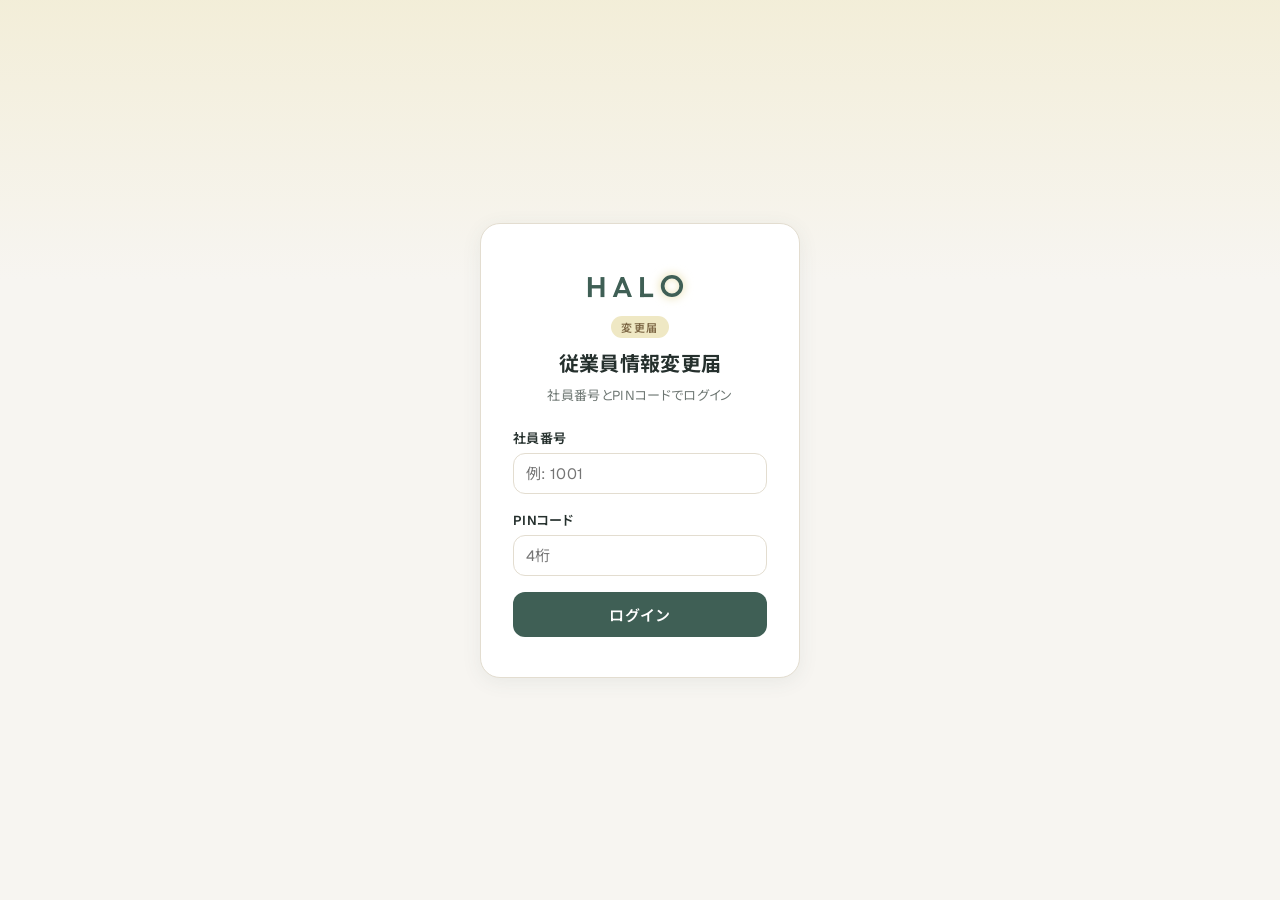
<file: apply-pwa/change-form.html>
<!DOCTYPE html>
<html lang="ja">
<head>
<meta charset="UTF-8">
<meta name="viewport" content="width=device-width, initial-scale=1.0">
<title>従業員情報変更届</title>
<style>
*, *::before, *::after { box-sizing: border-box; margin: 0; padding: 0; }
:root {
  --primary: #3F5F55; --primary-dark: #344945; --primary-light: #E3EEE4;
  --danger: #B5533C; --success: #4E8A65; --warn: #B07A3E;
  --bg: #F7F5F1; --card: #fff; --border: #E3DDD0;
  --text: #25302D; --text-sub: #6E7773; --radius: 12px;
  --before-bg: #f5f5f5; --before-border: #e0e0e0;
}
body { font-family: 'Segoe UI','Helvetica Neue',sans-serif; background: var(--bg); color: var(--text); min-height: 100vh; }

.screen { display: none; min-height: 100vh; }
.screen.active { display: flex; flex-direction: column; }

/* ===== ログイン ===== */
#screen-login { justify-content: center; align-items: center; background: linear-gradient(135deg,#3F5F55,#344945); }
.login-card { background: var(--card); border-radius: 16px; padding: 40px 32px; width: 320px; box-shadow: 0 8px 32px rgba(0,0,0,.2); }
.login-card h1 { font-size: 20px; text-align: center; margin-bottom: 8px; }
.login-card p { font-size: 13px; color: var(--text-sub); text-align: center; margin-bottom: 24px; }
.form-group { margin-bottom: 16px; }
.form-group label { display: block; font-size: 13px; font-weight: 600; margin-bottom: 6px; }
.form-group input { width: 100%; padding: 10px 12px; border: 1px solid var(--border); border-radius: var(--radius); font-size: 15px; }
.form-group input:focus { outline: none; border-color: var(--primary); }
.btn-primary { width: 100%; padding: 12px; background: var(--primary); color: #fff; border: none; border-radius: var(--radius); font-size: 15px; font-weight: 600; cursor: pointer; }
.btn-primary:hover { background: var(--primary-dark); }
.login-error { color: var(--danger); font-size: 13px; text-align: center; margin-top: 12px; display: none; }

/* ===== ウィザードヘッダー ===== */
.wizard-header {
  background: var(--primary); color: #fff; padding: 0 16px; height: 56px;
  display: flex; align-items: center; gap: 12px;
  position: sticky; top: 0; z-index: 100; box-shadow: 0 2px 8px rgba(0,0,0,.15);
}
.wizard-header .btn-back {
  background: none; border: none; color: #fff; font-size: 22px; cursor: pointer;
  padding: 4px 8px; border-radius: 4px; line-height: 1;
}
.wizard-header .btn-back:hover { background: rgba(255,255,255,.15); }
.wizard-header h1 { font-size: 17px; font-weight: 700; flex: 1; }
.wizard-header .step-indicator { font-size: 13px; opacity: .85; white-space: nowrap; }

/* ===== プログレスバー ===== */
.wizard-progress {
  height: 4px; background: var(--primary-light); position: sticky; top: 56px; z-index: 99;
}
.wizard-progress-bar {
  height: 100%; background: var(--primary); transition: width .3s ease;
}

/* ===== ウィザード本体 ===== */
.wizard-body { flex: 1; padding: 20px 16px 100px; max-width: 640px; margin: 0 auto; width: 100%; }

.step-title { font-size: 18px; font-weight: 700; margin-bottom: 6px; }
.step-desc { font-size: 13px; color: var(--text-sub); margin-bottom: 20px; line-height: 1.6; }

/* ===== カテゴリ選択 ===== */
.category-list { display: flex; flex-direction: column; gap: 10px; }
.category-item {
  display: flex; align-items: center; gap: 12px; padding: 14px 16px;
  background: var(--card); border: 2px solid var(--border); border-radius: var(--radius);
  cursor: pointer; transition: border-color .2s, background .2s;
}
.category-item:hover { border-color: var(--primary); }
.category-item.selected { border-color: var(--primary); background: var(--primary-light); }
.category-item.disabled { opacity: .45; cursor: not-allowed; }
.category-item.disabled:hover { border-color: var(--border); }
.category-item input[type=checkbox] { width: 20px; height: 20px; accent-color: var(--primary); cursor: inherit; flex-shrink: 0; }
.category-item .cat-label { font-size: 15px; font-weight: 600; }
.category-item .cat-desc { font-size: 12px; color: var(--text-sub); margin-top: 2px; }
.category-item .cat-badge {
  margin-left: auto; font-size: 11px; padding: 2px 8px; border-radius: 10px;
  background: #f5f5f5; color: var(--text-sub); white-space: nowrap;
}

/* ===== チェックボックスリスト（汎用） ===== */
.check-list { display: flex; flex-direction: column; gap: 8px; }
.check-item {
  display: flex; align-items: center; gap: 10px; padding: 12px 14px;
  background: var(--card); border: 1px solid var(--border); border-radius: var(--radius);
  cursor: pointer;
}
.check-item:hover { border-color: var(--primary); }
.check-item.selected { border-color: var(--primary); background: var(--primary-light); }
.check-item input[type=checkbox] { width: 18px; height: 18px; accent-color: var(--primary); cursor: inherit; }
.check-item span { font-size: 14px; }

/* ===== 変更前/変更後フィールド ===== */
.field-section { margin-bottom: 20px; }
.field-label { font-size: 13px; font-weight: 700; color: var(--text-sub); margin-bottom: 8px; }

.ba-group { margin-bottom: 16px; }
.ba-title { font-size: 14px; font-weight: 600; margin-bottom: 8px; }
.ba-row { display: grid; grid-template-columns: 1fr 1fr; gap: 10px; }
@media (max-width: 480px) { .ba-row { grid-template-columns: 1fr; } }
.ba-col { display: flex; flex-direction: column; gap: 4px; }
.ba-label { font-size: 11px; font-weight: 600; color: var(--text-sub); text-transform: uppercase; letter-spacing: .5px; }
.ba-label.before { color: var(--text-sub); }
.ba-label.after { color: var(--primary); }
.ba-value {
  padding: 10px 12px; background: var(--before-bg); border: 1px solid var(--before-border);
  border-radius: var(--radius); font-size: 14px; color: var(--text-sub); min-height: 40px;
}
.ba-input {
  width: 100%; padding: 10px 12px; border: 1px solid var(--border); border-radius: var(--radius);
  font-size: 14px; font-family: inherit; background: var(--card);
}
.ba-input:focus { outline: none; border-color: var(--primary); box-shadow: 0 0 0 2px rgba(63,95,85,.15); }
.ba-input.error { border-color: var(--danger); }
select.ba-input { appearance: auto; }
textarea.ba-input { resize: vertical; line-height: 1.6; }

.date-field { margin-top: 12px; }
.date-field label { font-size: 13px; font-weight: 600; display: block; margin-bottom: 4px; }
.date-field input { padding: 10px 12px; border: 1px solid var(--border); border-radius: var(--radius); font-size: 14px; font-family: inherit; }

/* ===== ラジオ（はい/いいえ） ===== */
.yn-group { display: flex; gap: 10px; margin-top: 8px; }
.yn-btn {
  flex: 1; padding: 12px; text-align: center; border: 2px solid var(--border);
  border-radius: var(--radius); font-size: 14px; font-weight: 600; cursor: pointer;
  background: var(--card); transition: all .2s;
}
.yn-btn:hover { border-color: var(--primary); }
.yn-btn.selected { border-color: var(--primary); background: var(--primary-light); color: var(--primary); }

/* ===== 緊急連絡先カード ===== */
.contact-card {
  background: var(--card); border: 1px solid var(--border); border-radius: var(--radius);
  padding: 16px; margin-bottom: 14px;
}
.contact-card-header {
  display: flex; align-items: center; gap: 10px; margin-bottom: 12px; cursor: pointer;
}
.contact-card-header input[type=checkbox] { width: 18px; height: 18px; accent-color: var(--primary); }
.contact-card-header .cc-title { font-size: 15px; font-weight: 700; }
.contact-card-body { display: none; padding-top: 8px; border-top: 1px solid var(--border); }
.contact-card.open .contact-card-body { display: block; }

/* ===== 確認画面 ===== */
.confirm-section { margin-bottom: 20px; }
.confirm-section-title {
  font-size: 14px; font-weight: 700; padding: 8px 12px; background: var(--primary-light);
  color: var(--primary); border-radius: var(--radius) var(--radius) 0 0; margin-bottom: 0;
}
.confirm-table {
  width: 100%; border-collapse: collapse; font-size: 13px;
  background: var(--card); border: 1px solid var(--border); border-radius: 0 0 var(--radius) var(--radius);
}
.confirm-table th { text-align: left; padding: 8px 12px; background: #fafafa; color: var(--text-sub); font-size: 12px; border-bottom: 1px solid var(--border); width: 100px; }
.confirm-table td { padding: 8px 12px; border-bottom: 1px solid var(--border); }
.confirm-table tr:last-child th, .confirm-table tr:last-child td { border-bottom: none; }
.confirm-before { color: var(--text-sub); }
.confirm-after { color: var(--primary); font-weight: 600; }
.confirm-arrow { color: var(--text-sub); padding: 0 6px; }

/* ===== 完了画面 ===== */
.complete-box {
  text-align: center; padding: 40px 20px; background: var(--card);
  border-radius: 12px; box-shadow: 0 2px 12px rgba(0,0,0,.08);
}
.complete-icon { font-size: 56px; margin-bottom: 16px; }
.complete-title { font-size: 20px; font-weight: 700; margin-bottom: 8px; }
.complete-sub { font-size: 14px; color: var(--text-sub); margin-bottom: 24px; line-height: 1.6; }
.complete-info { text-align: left; padding: 16px; background: var(--bg); border-radius: var(--radius); font-size: 13px; }
.complete-info div { padding: 6px 0; display: flex; gap: 8px; }
.complete-info .ci-label { color: var(--text-sub); min-width: 80px; }

/* ===== フッター（ナビ） ===== */
.wizard-footer {
  position: fixed; bottom: 0; left: 0; right: 0;
  padding: 12px 16px; background: var(--card); border-top: 1px solid var(--border);
  display: flex; gap: 10px; justify-content: center; z-index: 100;
}
.wizard-footer .btn {
  padding: 12px 32px; border-radius: var(--radius); font-size: 15px; font-weight: 600;
  cursor: pointer; border: none; min-width: 120px;
}
.wizard-footer .btn-prev { background: none; border: 1px solid var(--border); color: var(--text); }
.wizard-footer .btn-prev:hover { background: var(--bg); }
.wizard-footer .btn-next { background: var(--primary); color: #fff; }
.wizard-footer .btn-next:hover { background: var(--primary-dark); }
.wizard-footer .btn-next:disabled { background: #bdbdbd; cursor: not-allowed; }
.wizard-footer .btn-submit { background: var(--success); color: #fff; }
.wizard-footer .btn-submit:hover { background: #388e3c; }

/* ===== ローディング ===== */
.loading { text-align: center; padding: 40px; color: var(--text-sub); font-size: 14px; }
.spinner { width: 32px; height: 32px; border: 3px solid var(--border); border-top-color: var(--primary); border-radius: 50%; animation: spin .8s linear infinite; margin: 0 auto 12px; }
@keyframes spin { to { transform: rotate(360deg); } }

/* ===== トースト ===== */
.toast { position: fixed; bottom: 80px; left: 50%; transform: translateX(-50%); background: #323232; color: #fff; padding: 12px 20px; border-radius: var(--radius); font-size: 14px; opacity: 0; transition: opacity .3s; pointer-events: none; z-index: 300; white-space: nowrap; }
.toast.show { opacity: 1; }

/* ===== 注意ボックス ===== */
.info-box { padding: 12px 14px; background: #EEF3EC; border-radius: var(--radius); font-size: 13px; color: #344945; margin-top: 12px; line-height: 1.6; }
.warn-box { padding: 12px 14px; background: #fff3e0; border-radius: var(--radius); font-size: 13px; color: #e65100; margin-top: 12px; line-height: 1.6; }

/* ===== Welcome ===== */
.welcome-card {
  background: var(--card); border-radius: 12px; padding: 32px 24px; text-align: center;
  box-shadow: 0 2px 12px rgba(0,0,0,.08);
}
.welcome-icon { font-size: 48px; margin-bottom: 16px; }
.welcome-name { font-size: 22px; font-weight: 700; margin-bottom: 4px; }
.welcome-id { font-size: 14px; color: var(--text-sub); margin-bottom: 20px; }
.welcome-desc { font-size: 14px; color: var(--text-sub); line-height: 1.7; text-align: left; padding: 16px; background: var(--bg); border-radius: var(--radius); }
</style>
<link rel="preconnect" href="https://fonts.googleapis.com">
<link rel="preconnect" href="https://fonts.gstatic.com" crossorigin>
<link rel="stylesheet" href="https://fonts.googleapis.com/css2?family=Geist:wght@400;500;600;700;800&family=Noto+Sans+JP:wght@400;500;700&display=swap">
<link rel="stylesheet" href="halo-apply.css?v=1"><!-- HALO の新デザイン（2026-11-13） -->
<meta name="theme-color" content="#3F5F55">
</head>
<body>

<!-- ===== ログイン画面 ===== -->
<div id="screen-login" class="screen active">
  <div class="login-card">
    <div class="ha-login-logo"><img src="../brand/halo-logo.svg" alt="HALO"><span class="ha-tag">変更届</span></div>
    <h1>従業員情報変更届</h1>
    <p>社員番号とPINコードでログイン</p>
    <div class="form-group">
      <label>社員番号</label>
      <input type="text" id="inp-empid" placeholder="例: 1001" inputmode="numeric">
    </div>
    <div class="form-group">
      <label>PINコード</label>
      <input type="password" id="inp-pin" placeholder="4桁" inputmode="numeric" maxlength="4">
    </div>
    <button class="btn-primary" onclick="doLogin()">ログイン</button>
    <div class="login-error" id="login-error"></div>
  </div>
</div>

<!-- ===== ウィザード画面 ===== -->
<div id="screen-wizard" class="screen">
  <header class="wizard-header">
    <button class="btn-back" id="header-back" onclick="handleBack()">&#8592;</button>
    <h1 id="header-title">従業員情報変更届</h1>
    <span class="step-indicator" id="step-indicator"></span>
  </header>
  <div class="wizard-progress"><div class="wizard-progress-bar" id="progress-bar"></div></div>
  <div class="wizard-body" id="wizard-body">
    <div class="loading"><div class="spinner"></div><div>読み込み中...</div></div>
  </div>
  <div class="wizard-footer" id="wizard-footer"></div>
</div>

<div class="toast" id="toast"></div>

<script>
// =============================================================================
// 設定
// =============================================================================
const GAS_URL = 'https://schedule-worker.suntec-halo.workers.dev/';

// =============================================================================
// セッション
// =============================================================================
let currentUser = null;
let currentToken = null;

function loadSession() {
  try {
    const d = JSON.parse(localStorage.getItem('apply_session') || 'null');
    if (d && Date.now() <= d.expires) { currentToken = d.token; currentUser = d.user; return true; }
    const s = JSON.parse(localStorage.getItem('sch_sess') || 'null');
    if (s && s.token && s.user) { currentToken = s.token; currentUser = s.user; return true; }
    return false;
  } catch { return false; }
}

function saveSession(token, user) {
  currentToken = token; currentUser = user;
  localStorage.setItem('apply_session', JSON.stringify({ token, user, expires: Date.now() + 8 * 3600000 }));
}

function showScreen(name) {
  document.querySelectorAll('.screen').forEach(s => s.classList.remove('active'));
  document.getElementById('screen-' + name).classList.add('active');
}

// =============================================================================
// GAS通信
// =============================================================================
async function gas(payload) {
  const res = await fetch(GAS_URL, { method: 'POST', body: JSON.stringify(payload) });
  const json = await res.json();
  if (!json.ok) throw new Error(json.error || '通信エラー');
  return json.data;
}

// =============================================================================
// ログイン
// =============================================================================
async function doLogin() {
  const empId = document.getElementById('inp-empid').value.trim();
  const pin = document.getElementById('inp-pin').value.trim();
  const errEl = document.getElementById('login-error');
  errEl.style.display = 'none';
  if (!empId || !pin) { errEl.textContent = '社員番号とPINを入力してください'; errEl.style.display = 'block'; return; }
  try {
    const data = await gas({ action: 'login', empId, pin });
    saveSession(data.token, data.user);
    initWizard();
  } catch (e) {
    errEl.textContent = e.message;
    errEl.style.display = 'block';
  }
}

// =============================================================================
// 従業員詳細データ
// =============================================================================
let employeeDetail = null;

async function fetchEmployeeDetail() {
  try {
    employeeDetail = await gas({ action: 'getEmployeeDetail', token: currentToken });
  } catch {
    employeeDetail = null;
  }
}

function emp(field) {
  if (!employeeDetail) return '';
  return employeeDetail[field] || '';
}

// =============================================================================
// ウィザード状態
// =============================================================================
let wizardData = {};

function resetWizardData() {
  wizardData = {
    categories: [],
    basic: {
      items: [],
      name: { before: { name: '', furiganaLast: '', furiganaFirst: '' }, after: { name: '', furiganaLast: '', furiganaFirst: '' }, date: '' },
      address: { before: { zipcode: '', address: '' }, after: { zipcode: '', address: '' }, date: '' },
      phone: { before: '', after: '', date: '' },
      commuteChanged: null,
    },
    emergency: {
      selected: [],
      contacts: [
        { before: { name: '', nameKana: '', relation: '', mobile: '', landline: '' }, after: { name: '', nameKana: '', relation: '', mobile: '', landline: '' } },
        { before: { name: '', nameKana: '', relation: '', mobile: '', landline: '' }, after: { name: '', nameKana: '', relation: '', mobile: '', landline: '' } },
      ],
      date: '',
    },
    commute: {
      method: { before: '', after: '' },
      routes: [
        { before: { from: '', to: '', transport: '' }, after: { from: '', to: '', transport: '' } },
        { before: { from: '', to: '', transport: '' }, after: { from: '', to: '', transport: '' } },
        { before: { from: '', to: '', transport: '' }, after: { from: '', to: '', transport: '' } },
      ],
      roundTrip: { before: '', after: '' },
      pass: { before: '', after: '' },
      date: '',
    },
    bank: {
      account: 1,
      accounts: [
        { before: { bankName: '', branch: '', type: '', number: '', holder: '' }, after: { bankName: '', branch: '', type: '', number: '', holder: '' } },
        { before: { bankName: '', branch: '', type: '', number: '', holder: '' }, after: { bankName: '', branch: '', type: '', number: '', holder: '' } },
      ],
    },
    other: { content: '' },
    // 添付ファイルそのものは下書きに入れない（容量が大きく localStorage に入らないため）。_docFiles で持つ
    documents: { later: false },
  };
}

// =============================================================================
// ステップ定義
// =============================================================================
const STEPS = [
  { id: 'welcome', title: '申請者確認' },
  { id: 'categories', title: 'カテゴリ選択' },
  { id: 'basic_items', title: '基本情報' },
  { id: 'basic_name', title: '氏名の変更' },
  { id: 'basic_address', title: '住所の変更' },
  { id: 'basic_phone', title: '電話番号の変更' },
  { id: 'emergency', title: '緊急連絡先の変更' },
  { id: 'commute', title: '通勤情報の変更' },
  { id: 'bank', title: '給与振込口座の変更' },
  { id: 'other', title: 'その他の変更' },
  { id: 'documents', title: '書類の添付' },
  { id: 'confirm', title: '入力内容の確認' },
  { id: 'complete', title: '申請完了' },
];

function isStepActive(step) {
  switch (step.id) {
    case 'welcome': case 'categories': case 'confirm': case 'complete': return true;
    case 'basic_items': return wizardData.categories.includes('basic');
    case 'basic_name': return wizardData.categories.includes('basic') && wizardData.basic.items.includes('name');
    case 'basic_address': return wizardData.categories.includes('basic') && wizardData.basic.items.includes('address');
    case 'basic_phone': return wizardData.categories.includes('basic') && wizardData.basic.items.includes('phone');
    case 'emergency': return wizardData.categories.includes('emergency');
    case 'commute': return wizardData.categories.includes('commute');
    case 'bank': return wizardData.categories.includes('bank');
    case 'other': return wizardData.categories.includes('other');
    // 必要書類がある変更か、書類を付けたいことがある口座・その他のときだけ出す
    case 'documents': return computeRequiredDocs().length > 0
                          || wizardData.categories.includes('bank') || wizardData.categories.includes('other');
    default: return false;
  }
}

function getActiveSteps() { return STEPS.filter(isStepActive); }

// =============================================================================
// ウィザードエンジン
// =============================================================================
let currentStepIdx = 0;

function initWizard() {
  showScreen('wizard');
  const draft = loadDraft();
  if (draft) {
    const when = formatDraftDate(draft.savedAt);
    if (confirm(`下書き（${when}保存）があります。続きから再開しますか？\n\n「キャンセル」で新規作成します。`)) {
      wizardData = draft.wizardData;
      const n = wizardData.basic?.name;
      if (n) {
        if (n.before) { n.before.furiganaLast = n.before.furiganaLast || ''; n.before.furiganaFirst = n.before.furiganaFirst || ''; }
        if (n.after)  { n.after.furiganaLast  = n.after.furiganaLast  || ''; n.after.furiganaFirst  = n.after.furiganaFirst  || ''; }
      }
      if (!wizardData.commute) {
        wizardData.commute = { method: { before: '', after: '' }, routes: [
          { before: { from: '', to: '', transport: '' }, after: { from: '', to: '', transport: '' } },
          { before: { from: '', to: '', transport: '' }, after: { from: '', to: '', transport: '' } },
          { before: { from: '', to: '', transport: '' }, after: { from: '', to: '', transport: '' } },
        ], roundTrip: { before: '', after: '' }, pass: { before: '', after: '' }, date: '' };
      }
      if (!wizardData.bank) {
        wizardData.bank = { account: 1, accounts: [
          { before: { bankName: '', branch: '', type: '', number: '', holder: '' }, after: { bankName: '', branch: '', type: '', number: '', holder: '' } },
          { before: { bankName: '', branch: '', type: '', number: '', holder: '' }, after: { bankName: '', branch: '', type: '', number: '', holder: '' } },
        ] };
      }
      if (!wizardData.other) wizardData.other = { content: '' };
      if (!wizardData.documents) wizardData.documents = { later: false };
      currentStepIdx = draft.currentStepIdx;
      fetchEmployeeDetail().then(() => renderCurrentStep());
      return;
    }
    clearDraft();
  }
  resetWizardData();
  currentStepIdx = 0;
  fetchEmployeeDetail().then(() => renderCurrentStep());
}

function renderCurrentStep() {
  const active = getActiveSteps();
  const step = active[currentStepIdx];
  if (!step) return;

  document.getElementById('header-title').textContent = step.title;
  const isComplete = step.id === 'complete';
  const isWelcome = step.id === 'welcome';

  // ステップインジケータ
  const totalDisplay = active.length - 1; // completeは数えない
  const currentDisplay = Math.min(currentStepIdx + 1, totalDisplay);
  document.getElementById('step-indicator').textContent = isComplete ? '' : `${currentDisplay} / ${totalDisplay}`;

  // プログレスバー
  const pct = isComplete ? 100 : (currentStepIdx / (active.length - 1)) * 100;
  document.getElementById('progress-bar').style.width = pct + '%';

  // 戻るボタン（完了画面では非表示）
  document.getElementById('header-back').style.visibility = isComplete ? 'hidden' : 'visible';

  // 本体
  const body = document.getElementById('wizard-body');
  renderStep(step.id, body);

  // フッター
  renderFooter(step.id, active.length);

  body.scrollTop = 0;
  window.scrollTo(0, 0);
}

function renderFooter(stepId, totalSteps) {
  const footer = document.getElementById('wizard-footer');
  if (stepId === 'complete') {
    footer.innerHTML = `
      <button class="btn btn-prev" onclick="location.href='index.html'">申請アプリに戻る</button>
      <button class="btn btn-next" onclick="startNew()">続けて申請</button>`;
    return;
  }
  if (stepId === 'confirm') {
    footer.innerHTML = `
      <button class="btn btn-prev" onclick="goBack()">戻る</button>
      <button class="btn btn-submit" onclick="submitChangeRequest()">この内容で申請する</button>`;
    return;
  }
  const showPrev = currentStepIdx > 0;
  footer.innerHTML = `
    ${showPrev ? '<button class="btn btn-prev" onclick="goBack()">戻る</button>' : ''}
    <button class="btn btn-next" onclick="goNext()">次へ</button>`;
}

function goNext() {
  const active = getActiveSteps();
  const step = active[currentStepIdx];
  if (!collectAndValidate(step.id)) return;
  if (currentStepIdx < active.length - 1) {
    currentStepIdx++;
    renderCurrentStep();
  }
}

function goBack() {
  const active = getActiveSteps();
  const step = active[currentStepIdx];
  collectStepData(step.id);
  if (currentStepIdx > 0) {
    currentStepIdx--;
    renderCurrentStep();
  }
}

function handleBack() {
  if (currentStepIdx === 0) {
    if (wizardData.categories.length > 0) {
      const ok = saveDraft();
      showToast(ok ? '下書きを保存しました' : '下書きの保存に失敗しました');
      setTimeout(() => { location.href = 'index.html'; }, 500);
    } else {
      location.href = 'index.html';
    }
  } else {
    goBack();
  }
}

function startNew() {
  clearDraft();
  resetWizardData();
  currentStepIdx = 0;
  fetchEmployeeDetail().then(() => renderCurrentStep());
}

// =============================================================================
// ステップ描画
// =============================================================================
function renderStep(stepId, el) {
  switch (stepId) {
    case 'welcome': return renderWelcome(el);
    case 'categories': return renderCategories(el);
    case 'basic_items': return renderBasicItems(el);
    case 'basic_name': return renderBasicName(el);
    case 'basic_address': return renderBasicAddress(el);
    case 'basic_phone': return renderBasicPhone(el);
    case 'emergency': return renderEmergency(el);
    case 'commute': return renderCommute(el);
    case 'bank': return renderBank(el);
    case 'other': return renderOther(el);
    case 'documents': return renderDocuments(el);
    case 'confirm': return renderConfirm(el);
    case 'complete': return renderComplete(el);
  }
}

// ----- Welcome -----
function renderWelcome(el) {
  el.innerHTML = `
    <div class="welcome-card">
      <div class="welcome-icon">📝</div>
      <div class="welcome-name">${currentUser.name} さん</div>
      <div class="welcome-id">社員番号: ${currentUser.id}</div>
      <div class="welcome-desc">
        従業員情報の変更届を申請します。<br><br>
        氏名・住所・電話番号・緊急連絡先・通勤情報・給与振込口座の変更ができます。<br>
        変更前の情報は自動で表示されます。変更後の情報を入力してください。<br>
        住民票などの書類が必要な変更は、写真やPDFを添付できます。<br><br>
        総務が承認すると、従業員名簿に自動で反映されます（変更日が先の項目は変更日の朝）。<br>
        申請後の取り下げはできません。間違いがあったら総務に連絡してください。
      </div>
    </div>`;
}

// ----- カテゴリ選択 -----
function renderCategories(el) {
  const cats = [
    { id: 'basic', icon: '👤', label: '基本情報', desc: '氏名・住所・電話番号', enabled: true },
    { id: 'emergency', icon: '🆘', label: '緊急連絡先', desc: '緊急連絡先の氏名・電話番号など', enabled: true },
    { id: 'commute', icon: '🚃', label: '通勤情報', desc: '通勤経路・通勤手段・定期代', enabled: true },
    { id: 'bank', icon: '🏦', label: '給与振込口座', desc: '振込先口座の変更', enabled: true },
    { id: 'family', icon: '👨‍👩‍👧', label: '家族に関する変更', desc: '結婚・出産・扶養変更など', enabled: false },
    { id: 'other', icon: '📋', label: 'その他', desc: '上記以外の変更・連絡事項', enabled: true },
  ];
  el.innerHTML = `
    <div class="step-title">変更する内容を選択してください</div>
    <div class="step-desc">該当するカテゴリを選択してください（複数選択可）</div>
    <div class="category-list">
      ${cats.map(c => `
        <div class="category-item ${wizardData.categories.includes(c.id) ? 'selected' : ''} ${c.enabled ? '' : 'disabled'}"
             onclick="${c.enabled ? `toggleCategory('${c.id}', this)` : ''}" ${c.enabled ? '' : 'title="次期アップデートで対応予定"'}>
          <input type="checkbox" ${wizardData.categories.includes(c.id) ? 'checked' : ''} ${c.enabled ? '' : 'disabled'}
                 onclick="event.stopPropagation();">
          <div>
            <div class="cat-label">${c.icon} ${c.label}</div>
            <div class="cat-desc">${c.desc}</div>
          </div>
          ${c.enabled ? '' : '<span class="cat-badge">準備中</span>'}
        </div>`).join('')}
    </div>`;
}

function toggleCategory(id, itemEl) {
  const idx = wizardData.categories.indexOf(id);
  if (idx >= 0) wizardData.categories.splice(idx, 1);
  else wizardData.categories.push(id);
  const cb = itemEl.querySelector('input[type=checkbox]');
  cb.checked = wizardData.categories.includes(id);
  itemEl.classList.toggle('selected', cb.checked);
}

// ----- 基本情報: 変更項目選択 -----
function renderBasicItems(el) {
  const items = [
    { id: 'name', label: '氏名・フリガナ' },
    { id: 'address', label: '郵便番号・住所' },
    { id: 'phone', label: '電話番号' },
  ];
  el.innerHTML = `
    <div class="step-title">基本情報で変更する項目</div>
    <div class="step-desc">変更したい項目を選択してください（複数選択可）</div>
    <div class="check-list">
      ${items.map(it => `
        <div class="check-item ${wizardData.basic.items.includes(it.id) ? 'selected' : ''}"
             onclick="toggleBasicItem('${it.id}', this)">
          <input type="checkbox" ${wizardData.basic.items.includes(it.id) ? 'checked' : ''}
                 onclick="event.stopPropagation();">
          <span>${it.label}</span>
        </div>`).join('')}
    </div>`;
}

function toggleBasicItem(id, itemEl) {
  const idx = wizardData.basic.items.indexOf(id);
  if (idx >= 0) wizardData.basic.items.splice(idx, 1);
  else wizardData.basic.items.push(id);
  const cb = itemEl.querySelector('input[type=checkbox]');
  cb.checked = wizardData.basic.items.includes(id);
  itemEl.classList.toggle('selected', cb.checked);
}

// ----- 基本情報: 氏名変更 -----
function renderBasicName(el) {
  const d = wizardData.basic.name;
  const bName = d.before.name || emp('name') || '';
  const bFuriLast = d.before.furiganaLast || emp('furiganaLast') || '';
  const bFuriFirst = d.before.furiganaFirst || emp('furiganaFirst') || '';
  d.before.name = bName;
  d.before.furiganaLast = bFuriLast;
  d.before.furiganaFirst = bFuriFirst;
  el.innerHTML = `
    <div class="step-title">氏名の変更</div>
    <div class="step-desc">変更後の氏名・フリガナと変更日を入力してください</div>
    <div class="field-section">
      <div class="ba-group">
        <div class="ba-title">氏名</div>
        <div class="ba-row">
          <div class="ba-col"><span class="ba-label before">変更前</span><div class="ba-value">${esc(bName) || '(未取得)'}</div></div>
          <div class="ba-col"><span class="ba-label after">変更後</span><input class="ba-input" id="f-name-after" value="${esc(d.after.name)}" placeholder="変更後の氏名"></div>
        </div>
      </div>
      <div class="ba-group">
        <div class="ba-title">フリガナ（姓）</div>
        <div class="ba-row">
          <div class="ba-col"><span class="ba-label before">変更前</span><div class="ba-value">${esc(bFuriLast) || '(未取得)'}</div></div>
          <div class="ba-col"><span class="ba-label after">変更後</span><input class="ba-input" id="f-furigana-last-after" value="${esc(d.after.furiganaLast)}" placeholder="例: スズキ"></div>
        </div>
      </div>
      <div class="ba-group">
        <div class="ba-title">フリガナ（名）</div>
        <div class="ba-row">
          <div class="ba-col"><span class="ba-label before">変更前</span><div class="ba-value">${esc(bFuriFirst) || '(未取得)'}</div></div>
          <div class="ba-col"><span class="ba-label after">変更後</span><input class="ba-input" id="f-furigana-first-after" value="${esc(d.after.furiganaFirst)}" placeholder="例: タロウ"></div>
        </div>
      </div>
      <div class="date-field">
        <label>変更日 <span style="color:var(--danger)">*</span></label>
        <input type="date" class="ba-input" id="f-name-date" value="${d.date}" style="width:auto;">
      </div>
    </div>
    <div class="info-box">氏名変更の場合、住民票・戸籍抄本・運転免許証等のコピーの提出が必要です。</div>`;
}

// ----- 基本情報: 住所変更 -----
function renderBasicAddress(el) {
  const d = wizardData.basic.address;
  const bZip = d.before.zipcode || emp('zipcode') || '';
  const bAddr = d.before.address || emp('address') || '';
  d.before.zipcode = bZip;
  d.before.address = bAddr;
  const commuteVal = wizardData.basic.commuteChanged;
  el.innerHTML = `
    <div class="step-title">住所の変更</div>
    <div class="step-desc">変更後の郵便番号・住所と変更日を入力してください</div>
    <div class="field-section">
      <div class="ba-group">
        <div class="ba-title">郵便番号</div>
        <div class="ba-row">
          <div class="ba-col"><span class="ba-label before">変更前</span><div class="ba-value">${esc(bZip) || '(未取得)'}</div></div>
          <div class="ba-col"><span class="ba-label after">変更後</span><input class="ba-input" id="f-zip-after" value="${esc(d.after.zipcode)}" placeholder="例: 220-0001"></div>
        </div>
      </div>
      <div class="ba-group">
        <div class="ba-title">住所</div>
        <div class="ba-row">
          <div class="ba-col"><span class="ba-label before">変更前</span><div class="ba-value">${esc(bAddr) || '(未取得)'}</div></div>
          <div class="ba-col"><span class="ba-label after">変更後</span><input class="ba-input" id="f-addr-after" value="${esc(d.after.address)}" placeholder="変更後の住所"></div>
        </div>
      </div>
      <div class="date-field">
        <label>変更日 <span style="color:var(--danger)">*</span></label>
        <input type="date" class="ba-input" id="f-addr-date" value="${d.date}" style="width:auto;">
      </div>
    </div>
    <div class="field-section" style="margin-top:24px;">
      <div class="ba-title">住所変更に伴い、通勤経路・通勤方法も変わりますか？</div>
      <div class="yn-group">
        <div class="yn-btn ${commuteVal === true ? 'selected' : ''}" onclick="selectCommute(true)">はい</div>
        <div class="yn-btn ${commuteVal === false ? 'selected' : ''}" onclick="selectCommute(false)">いいえ</div>
      </div>
      ${commuteVal === true ? '<div class="info-box">「通勤情報」カテゴリも合わせて選択すると、通勤経路・定期代の変更も申請できます。</div>' : ''}
    </div>
    <div class="info-box">住所変更の場合、住民票・運転免許証等のコピーの提出が必要です。</div>`;
}

function selectCommute(val) {
  wizardData.basic.commuteChanged = val;
  renderCurrentStep();
}

// ----- 基本情報: 電話番号変更 -----
function renderBasicPhone(el) {
  const d = wizardData.basic.phone;
  const bPhone = d.before || emp('phone') || '';
  d.before = bPhone;
  el.innerHTML = `
    <div class="step-title">電話番号の変更</div>
    <div class="step-desc">変更後の電話番号と変更日を入力してください</div>
    <div class="field-section">
      <div class="ba-group">
        <div class="ba-title">電話番号</div>
        <div class="ba-row">
          <div class="ba-col"><span class="ba-label before">変更前</span><div class="ba-value">${esc(bPhone) || '(未取得)'}</div></div>
          <div class="ba-col"><span class="ba-label after">変更後</span><input class="ba-input" id="f-phone-after" value="${esc(d.after)}" placeholder="例: 090-1234-5678"></div>
        </div>
      </div>
      <div class="date-field">
        <label>変更日 <span style="color:var(--danger)">*</span></label>
        <input type="date" class="ba-input" id="f-phone-date" value="${d.date}" style="width:auto;">
      </div>
    </div>`;
}

// ----- 緊急連絡先 -----
function renderEmergency(el) {
  const d = wizardData.emergency;
  const labels = ['緊急連絡先①', '緊急連絡先②'];
  const fields = [
    { key: 'name', label: '氏名' },
    { key: 'nameKana', label: '氏名カナ' },
    { key: 'relation', label: '続柄' },
    { key: 'mobile', label: '携帯電話' },
    { key: 'landline', label: '固定電話' },
  ];
  const empKeys = [
    { name: 'emergency1_name', nameKana: 'emergency1_nameKana', relation: 'emergency1_relation', mobile: 'emergency1_mobile', landline: 'emergency1_landline' },
    { name: 'emergency2_name', nameKana: 'emergency2_nameKana', relation: 'emergency2_relation', mobile: 'emergency2_mobile', landline: 'emergency2_landline' },
  ];

  for (let i = 0; i < 2; i++) {
    fields.forEach(f => {
      if (!d.contacts[i].before[f.key]) d.contacts[i].before[f.key] = emp(empKeys[i][f.key]) || '';
    });
  }

  el.innerHTML = `
    <div class="step-title">緊急連絡先の変更</div>
    <div class="step-desc">変更する連絡先を選択し、変更後の情報を入力してください</div>
    ${[0, 1].map(i => `
      <div class="contact-card ${d.selected.includes(i) ? 'open' : ''}">
        <div class="contact-card-header" onclick="toggleContact(${i})">
          <input type="checkbox" ${d.selected.includes(i) ? 'checked' : ''} onclick="event.stopPropagation(); toggleContact(${i})">
          <span class="cc-title">${labels[i]}</span>
        </div>
        <div class="contact-card-body">
          ${fields.map(f => `
            <div class="ba-group">
              <div class="ba-title">${f.label}</div>
              <div class="ba-row">
                <div class="ba-col"><span class="ba-label before">変更前</span><div class="ba-value">${esc(d.contacts[i].before[f.key]) || '(未登録)'}</div></div>
                <div class="ba-col"><span class="ba-label after">変更後</span><input class="ba-input" id="f-em${i}-${f.key}" value="${esc(d.contacts[i].after[f.key] || '')}" placeholder="変更後の${f.label}"></div>
              </div>
            </div>`).join('')}
        </div>
      </div>`).join('')}
    <div class="date-field">
      <label>変更日</label>
      <input type="date" class="ba-input" id="f-em-date" value="${d.date}" style="width:auto;">
    </div>`;
}

function toggleContact(idx) {
  const arr = wizardData.emergency.selected;
  const pos = arr.indexOf(idx);
  if (pos >= 0) arr.splice(pos, 1); else arr.push(idx);
  renderCurrentStep();
}

// ----- 通勤情報 -----
function renderCommute(el) {
  const d = wizardData.commute;
  const methodOpts = ['電車', '自転車', 'バイク', '徒歩'];
  const bMethod = d.method.before || emp('commuteMethod') || '';
  d.method.before = bMethod;

  const empRouteKeys = [
    { from: 'commuteFrom1', to: 'commuteTo1', transport: 'commuteTransport1' },
    { from: 'commuteFrom2', to: 'commuteTo2', transport: 'commuteTransport2' },
    { from: 'commuteFrom3', to: 'commuteTo3', transport: 'commuteTransport3' },
  ];
  for (let i = 0; i < 3; i++) {
    if (!d.routes[i].before.from) d.routes[i].before.from = emp(empRouteKeys[i].from) || '';
    if (!d.routes[i].before.to) d.routes[i].before.to = emp(empRouteKeys[i].to) || '';
    if (!d.routes[i].before.transport) d.routes[i].before.transport = emp(empRouteKeys[i].transport) || '';
  }
  const bRound = d.roundTrip.before || emp('commuteRoundTrip') || '';
  const bPass = d.pass.before || emp('commutePass') || '';
  d.roundTrip.before = bRound;
  d.pass.before = bPass;

  const hasRoute2 = d.routes[1].before.from || d.routes[1].after.from;
  const hasRoute3 = d.routes[2].before.from || d.routes[2].after.from;

  el.innerHTML = `
    <div class="step-title">通勤情報の変更</div>
    <div class="step-desc">変更後の通勤手段・経路・定期代を入力してください</div>
    <div class="field-section">
      <div class="ba-group">
        <div class="ba-title">通勤手段</div>
        <div class="ba-row">
          <div class="ba-col"><span class="ba-label before">変更前</span><div class="ba-value">${esc(bMethod) || '(未登録)'}</div></div>
          <div class="ba-col"><span class="ba-label after">変更後</span>
            <select class="ba-input" id="f-commute-method">
              <option value="">選択してください</option>
              ${methodOpts.map(o => `<option value="${esc(o)}" ${d.method.after === o ? 'selected' : ''}>${esc(o)}</option>`).join('')}
            </select>
          </div>
        </div>
      </div>

      <div class="field-label" style="margin-top:20px;">通勤経路（路線1）</div>
      ${renderRouteFields(0, d)}

      <details style="margin-top:12px;" ${hasRoute2 || hasRoute3 ? 'open' : ''}>
        <summary style="font-size:13px;color:var(--primary);cursor:pointer;">路線2・3を追加</summary>
        <div class="field-label" style="margin-top:12px;">通勤経路（路線2）</div>
        ${renderRouteFields(1, d)}
        <div class="field-label" style="margin-top:12px;">通勤経路（路線3）</div>
        ${renderRouteFields(2, d)}
      </details>

      <div class="ba-group" style="margin-top:20px;">
        <div class="ba-title">往復運賃</div>
        <div class="ba-row">
          <div class="ba-col"><span class="ba-label before">変更前</span><div class="ba-value">${bRound ? '¥' + esc(bRound) : '(未登録)'}</div></div>
          <div class="ba-col"><span class="ba-label after">変更後</span><input class="ba-input" id="f-commute-round" type="number" value="${esc(d.roundTrip.after)}" placeholder="例: 680"></div>
        </div>
      </div>
      <div class="ba-group">
        <div class="ba-title">1ヶ月定期代</div>
        <div class="ba-row">
          <div class="ba-col"><span class="ba-label before">変更前</span><div class="ba-value">${bPass ? '¥' + esc(bPass) : '(未登録)'}</div></div>
          <div class="ba-col"><span class="ba-label after">変更後</span><input class="ba-input" id="f-commute-pass" type="number" value="${esc(d.pass.after)}" placeholder="例: 12000"></div>
        </div>
      </div>
      <div class="date-field">
        <label>変更日 <span style="color:var(--danger)">*</span></label>
        <input type="date" class="ba-input" id="f-commute-date" value="${d.date}" style="width:auto;">
      </div>
    </div>`;
}

function renderRouteFields(idx, d) {
  const r = d.routes[idx];
  return `
    <div class="ba-group">
      <div class="ba-title">乗車区間（始）</div>
      <div class="ba-row">
        <div class="ba-col"><span class="ba-label before">変更前</span><div class="ba-value">${esc(r.before.from) || '(未登録)'}</div></div>
        <div class="ba-col"><span class="ba-label after">変更後</span><input class="ba-input" id="f-route${idx}-from" value="${esc(r.after.from)}" placeholder="例: 大阪駅"></div>
      </div>
    </div>
    <div class="ba-group">
      <div class="ba-title">乗車区間（終）</div>
      <div class="ba-row">
        <div class="ba-col"><span class="ba-label before">変更前</span><div class="ba-value">${esc(r.before.to) || '(未登録)'}</div></div>
        <div class="ba-col"><span class="ba-label after">変更後</span><input class="ba-input" id="f-route${idx}-to" value="${esc(r.after.to)}" placeholder="例: 京都駅"></div>
      </div>
    </div>
    <div class="ba-group">
      <div class="ba-title">交通機関</div>
      <div class="ba-row">
        <div class="ba-col"><span class="ba-label before">変更前</span><div class="ba-value">${esc(r.before.transport) || '(未登録)'}</div></div>
        <div class="ba-col"><span class="ba-label after">変更後</span><input class="ba-input" id="f-route${idx}-transport" value="${esc(r.after.transport)}" placeholder="例: JR東海道線"></div>
      </div>
    </div>`;
}

// ----- 給与振込口座 -----
function renderBank(el) {
  const d = wizardData.bank;
  const bankFields = [
    { key: 'bankName', label: '金融機関名', placeholder: '例: みずほ銀行' },
    { key: 'branch', label: '支店名', placeholder: '例: 大阪支店' },
    { key: 'type', label: '口座種別', placeholder: '例: 普通' },
    { key: 'number', label: '口座番号', placeholder: '例: 1234567', inputType: 'text' },
    { key: 'holder', label: '口座名義（カナ）', placeholder: '例: ヤマダ タロウ' },
  ];
  const empBankKeys = [
    { bankName: 'bankName1', branch: 'bankBranch1', type: 'bankType1', number: 'bankAccount1', holder: 'bankHolder1' },
    { bankName: 'bankName2', branch: 'bankBranch2', type: 'bankType2', number: 'bankAccount2', holder: 'bankHolder2' },
  ];
  for (let i = 0; i < 2; i++) {
    bankFields.forEach(f => {
      if (!d.accounts[i].before[f.key]) d.accounts[i].before[f.key] = emp(empBankKeys[i][f.key]) || '';
    });
  }

  el.innerHTML = `
    <div class="step-title">給与振込口座の変更</div>
    <div class="step-desc">変更する口座を選択し、変更後の情報を入力してください</div>
    <div class="field-section" style="margin-bottom:12px;">
      <div class="ba-title">変更する口座</div>
      <div class="yn-group">
        <div class="yn-btn ${d.account === 1 ? 'selected' : ''}" onclick="selectBankAccount(1)">口座1（メイン）</div>
        <div class="yn-btn ${d.account === 2 ? 'selected' : ''}" onclick="selectBankAccount(2)">口座2（サブ）</div>
      </div>
    </div>
    ${renderBankFields(d.account - 1, d, bankFields)}
    <div class="info-box">口座変更の場合、通帳またはキャッシュカードのコピーの提出が必要です。</div>`;
}

function renderBankFields(idx, d, fields) {
  return fields.map(f => `
    <div class="ba-group">
      <div class="ba-title">${f.label}</div>
      <div class="ba-row">
        <div class="ba-col"><span class="ba-label before">変更前</span><div class="ba-value">${esc(d.accounts[idx].before[f.key]) || '(未登録)'}</div></div>
        <div class="ba-col"><span class="ba-label after">変更後</span><input class="ba-input" id="f-bank-${f.key}" type="${f.inputType || 'text'}" value="${esc(d.accounts[idx].after[f.key] || '')}" placeholder="${f.placeholder}"></div>
      </div>
    </div>`).join('');
}

function selectBankAccount(num) {
  collectStepData('bank');
  wizardData.bank.account = num;
  renderCurrentStep();
}

// ----- その他 -----
function renderOther(el) {
  const d = wizardData.other;
  el.innerHTML = `
    <div class="step-title">その他の変更・連絡事項</div>
    <div class="step-desc">上記カテゴリに当てはまらない変更内容や連絡事項を記入してください</div>
    <div class="field-section">
      <textarea class="ba-input" id="f-other-content" rows="8" placeholder="変更内容の詳細を記入してください">${esc(d.content)}</textarea>
    </div>`;
}

// ----- 書類の添付 -----
// 変更内容から必要書類を決める。
// 元：従業員情報変更届_システム分岐表.xlsx の「提出・添付書類」シート。総務の運用が変わったらここを直す。
// 給与振込口座は「原則として添付書類なし（入力内容を正とする）」のため必須にはしない（任意で添付可）。
function computeRequiredDocs() {
  const docs = [];
  const cats = wizardData.categories || [];
  if (cats.includes('basic')) {
    const items = wizardData.basic.items || [];
    if (items.includes('name'))    docs.push('氏名の変更が確認できる書類（住民票・戸籍抄本・運転免許証など。外国籍の方は在留カードの表裏）');
    if (items.includes('address')) docs.push('住所の変更が確認できる書類（住民票・運転免許証など。外国籍の方は在留カードの表裏）');
  }
  if (cats.includes('commute')) {
    docs.push('通勤経路が分かる地図または経路検索の画面');
    const m = wizardData.commute.method.after || wizardData.commute.method.before || '';
    if (m === '電車')   docs.push('定期代・運賃が分かる画面');
    if (m === '自転車') docs.push('自転車保険の証券など、保険の内容が分かるもの');
    if (m === 'バイク' || m === '自動車') docs.push('運転免許証・誓約書・私有車使用届出書・自賠責保険と任意保険の証券');
  }
  return docs;
}

let _docFiles = [];   // { name, mime, data(base64) } 送信するまで端末の中だけに持つ
const DOC_MAX_BYTES = 10 * 1024 * 1024;

function renderDocuments(el) {
  const req = computeRequiredDocs();
  const later = !!(wizardData.documents && wizardData.documents.later);
  el.innerHTML = `
    <div class="step-title">書類の添付</div>
    <div class="step-desc">${req.length
      ? '次の書類の写真またはPDFを添付してください。今手元にない場合は「後日提出する」を選んでください。'
      : '必要な書類はありません。添付したいものがあれば付けてください。'}</div>
    ${req.length ? `<div class="info-box" style="margin-bottom:14px;">${req.map(d => '・' + esc(d)).join('<br>')}</div>` : ''}
    <div class="field-section">
      <label class="btn btn-prev" style="display:inline-block;cursor:pointer;padding:10px 16px;">
        📎 ファイルを選ぶ<input type="file" multiple accept="image/*,application/pdf" style="display:none;" onchange="pickDocFiles(this)">
      </label>
      <div style="font-size:12px;color:var(--text-sub);margin-top:6px;">1ファイル10MBまで。マイナンバーが写っている場合は隠してから撮影してください。</div>
      <div id="doc-file-list"></div>
      ${req.length ? `
      <label style="display:flex;align-items:center;gap:8px;margin-top:16px;font-size:14px;cursor:pointer;">
        <input type="checkbox" id="f-doc-later" ${later ? 'checked' : ''} style="width:20px;height:20px;">
        後日提出する（あとから申請アプリで追加するか、総務に手渡しします）
      </label>` : ''}
    </div>`;
  renderDocFileList();
}

function pickDocFiles(input) {
  const files = Array.from(input.files || []);
  const tooBig = files.filter(f => f.size > DOC_MAX_BYTES);
  if (tooBig.length) showToast(tooBig.map(f => f.name).join('、') + ' が大きすぎます（上限10MB）');
  const ok = files.filter(f => f.size <= DOC_MAX_BYTES);
  input.value = '';
  let remaining = ok.length;
  ok.forEach(file => {
    const reader = new FileReader();
    reader.onload = () => {
      _docFiles.push({ name: file.name, mime: file.type, data: String(reader.result).split(',')[1] || '' });
      if (--remaining === 0) renderDocFileList();
    };
    reader.onerror = () => {
      showToast(file.name + ' を読み込めませんでした');
      if (--remaining === 0) renderDocFileList();
    };
    reader.readAsDataURL(file);
  });
}

function renderDocFileList() {
  const el = document.getElementById('doc-file-list');
  if (!el) return;
  el.innerHTML = _docFiles.map((f, i) => `
    <div style="display:flex;align-items:center;gap:8px;padding:8px 10px;background:var(--card);border:1px solid var(--border);border-radius:8px;margin-top:8px;font-size:13px;">
      <span style="flex:1;word-break:break-all;">📎 ${esc(f.name)}</span>
      <button type="button" onclick="_docFiles.splice(${i},1);renderDocFileList()"
              style="border:none;background:none;color:#c62828;cursor:pointer;font-size:18px;">✕</button>
    </div>`).join('');
}

// ----- 確認画面 -----
function renderConfirm(el) {
  let html = '<div class="step-title">入力内容の確認</div><div class="step-desc">変更内容を確認してください。修正する場合は「戻る」で該当ステップに戻れます。</div>';

  if (wizardData.categories.includes('basic')) {
    if (wizardData.basic.items.includes('name')) {
      const d = wizardData.basic.name;
      html += confirmSection('氏名の変更', [
        confirmRow('氏名', d.before.name, d.after.name),
        confirmRow('フリガナ（姓）', d.before.furiganaLast, d.after.furiganaLast),
        confirmRow('フリガナ（名）', d.before.furiganaFirst, d.after.furiganaFirst),
        confirmRow('変更日', '', d.date),
      ]);
    }
    if (wizardData.basic.items.includes('address')) {
      const d = wizardData.basic.address;
      html += confirmSection('住所の変更', [
        confirmRow('郵便番号', d.before.zipcode, d.after.zipcode),
        confirmRow('住所', d.before.address, d.after.address),
        confirmRow('変更日', '', d.date),
        confirmRow('通勤変更', '', wizardData.basic.commuteChanged === true ? 'あり（別途連絡）' : wizardData.basic.commuteChanged === false ? 'なし' : '未回答'),
      ]);
    }
    if (wizardData.basic.items.includes('phone')) {
      const d = wizardData.basic.phone;
      html += confirmSection('電話番号の変更', [
        confirmRow('電話番号', d.before, d.after),
        confirmRow('変更日', '', d.date),
      ]);
    }
  }

  if (wizardData.categories.includes('emergency')) {
    const d = wizardData.emergency;
    const fields = [
      { key: 'name', label: '氏名' }, { key: 'nameKana', label: '氏名カナ' },
      { key: 'relation', label: '続柄' }, { key: 'mobile', label: '携帯電話' }, { key: 'landline', label: '固定電話' },
    ];
    d.selected.forEach(i => {
      const rows = fields
        .filter(f => d.contacts[i].after[f.key])
        .map(f => confirmRow(f.label, d.contacts[i].before[f.key], d.contacts[i].after[f.key]));
      if (rows.length) {
        if (d.date) rows.push(confirmRow('変更日', '', d.date));
        html += confirmSection(`緊急連絡先${i === 0 ? '①' : '②'}の変更`, rows);
      }
    });
  }

  if (wizardData.categories.includes('commute')) {
    const d = wizardData.commute;
    const rows = [];
    if (d.method.after) rows.push(confirmRow('通勤手段', d.method.before, d.method.after));
    for (let i = 0; i < 3; i++) {
      const r = d.routes[i];
      if (r.after.from || r.after.to || r.after.transport) {
        const label = `路線${i + 1}`;
        if (r.after.from) rows.push(confirmRow(`${label} 始`, r.before.from, r.after.from));
        if (r.after.to) rows.push(confirmRow(`${label} 終`, r.before.to, r.after.to));
        if (r.after.transport) rows.push(confirmRow(`${label} 交通機関`, r.before.transport, r.after.transport));
      }
    }
    if (d.roundTrip.after) rows.push(confirmRow('往復運賃', d.roundTrip.before ? '¥' + d.roundTrip.before : '', '¥' + d.roundTrip.after));
    if (d.pass.after) rows.push(confirmRow('1ヶ月定期代', d.pass.before ? '¥' + d.pass.before : '', '¥' + d.pass.after));
    if (d.date) rows.push(confirmRow('変更日', '', d.date));
    if (rows.length) html += confirmSection('通勤情報の変更', rows);
  }

  if (wizardData.categories.includes('bank')) {
    const d = wizardData.bank;
    const acc = d.accounts[d.account - 1];
    const labels = { bankName: '金融機関名', branch: '支店名', type: '口座種別', number: '口座番号', holder: '口座名義' };
    const rows = [];
    Object.entries(labels).forEach(([k, label]) => {
      if (acc.after[k]) rows.push(confirmRow(label, acc.before[k], acc.after[k]));
    });
    if (rows.length) html += confirmSection(`給与振込口座${d.account}の変更`, rows);
  }

  if (wizardData.categories.includes('other')) {
    if (wizardData.other.content) {
      html += `<div class="confirm-section">
        <div class="confirm-section-title">その他の変更・連絡事項</div>
        <div style="padding:12px;background:var(--card);border:1px solid var(--border);border-radius:0 0 var(--radius) var(--radius);font-size:13px;white-space:pre-wrap;">${esc(wizardData.other.content)}</div>
      </div>`;
    }
  }

  if (isStepActive({ id: 'documents' })) {
    const later = !!(wizardData.documents && wizardData.documents.later);
    const rows = _docFiles.map(f => confirmRow('添付', '', f.name));
    if (!_docFiles.length) rows.push(confirmRow('添付', '', later ? '後日提出する' : 'なし'));
    html += confirmSection('書類', rows);
  }

  el.innerHTML = html;
}

function confirmSection(title, rows) {
  return `<div class="confirm-section">
    <div class="confirm-section-title">${title}</div>
    <table class="confirm-table"><tbody>${rows.join('')}</tbody></table>
  </div>`;
}

function confirmRow(label, before, after) {
  if (before && after) {
    return `<tr><th>${esc(label)}</th><td><span class="confirm-before">${esc(before)}</span><span class="confirm-arrow"> → </span><span class="confirm-after">${esc(after)}</span></td></tr>`;
  }
  return `<tr><th>${esc(label)}</th><td><span class="confirm-after">${esc(after) || '-'}</span></td></tr>`;
}

// ----- 完了画面 -----
function renderComplete(el) {
  const now = new Date();
  const dateStr = `${now.getFullYear()}/${String(now.getMonth()+1).padStart(2,'0')}/${String(now.getDate()).padStart(2,'0')} ${String(now.getHours()).padStart(2,'0')}:${String(now.getMinutes()).padStart(2,'0')}`;
  const catLabels = { basic: '基本情報', emergency: '緊急連絡先', commute: '通勤情報', bank: '給与振込口座', family: '家族', other: 'その他' };
  el.innerHTML = `
    <div class="complete-box">
      <div class="complete-icon">✅</div>
      <div class="complete-title">申請を受け付けました</div>
      <div class="complete-sub">総務の確認・承認をお待ちください。<br>承認・却下の結果はHALOのお知らせ（とプッシュ通知）で届きます。<br>状況は申請アプリの「自分の申請」で見られます。</div>
      <div class="complete-info">
        <div><span class="ci-label">申請者</span><span>${currentUser.name}</span></div>
        <div><span class="ci-label">申請日時</span><span>${dateStr}</span></div>
        <div><span class="ci-label">変更内容</span><span>${wizardData.categories.map(c => catLabels[c] || c).join('、')}</span></div>
      </div>
    </div>`;
}

// =============================================================================
// データ収集
// =============================================================================
function collectStepData(stepId) {
  switch (stepId) {
    case 'basic_name': {
      const d = wizardData.basic.name;
      const nameEl = document.getElementById('f-name-after');
      const furiLastEl = document.getElementById('f-furigana-last-after');
      const furiFirstEl = document.getElementById('f-furigana-first-after');
      const dateEl = document.getElementById('f-name-date');
      if (nameEl) d.after.name = nameEl.value.trim();
      if (furiLastEl) d.after.furiganaLast = furiLastEl.value.trim();
      if (furiFirstEl) d.after.furiganaFirst = furiFirstEl.value.trim();
      if (dateEl) d.date = dateEl.value;
      break;
    }
    case 'basic_address': {
      const d = wizardData.basic.address;
      const zipEl = document.getElementById('f-zip-after');
      const addrEl = document.getElementById('f-addr-after');
      const dateEl = document.getElementById('f-addr-date');
      if (zipEl) d.after.zipcode = zipEl.value.trim();
      if (addrEl) d.after.address = addrEl.value.trim();
      if (dateEl) d.date = dateEl.value;
      break;
    }
    case 'basic_phone': {
      const d = wizardData.basic.phone;
      const phoneEl = document.getElementById('f-phone-after');
      const dateEl = document.getElementById('f-phone-date');
      if (phoneEl) d.after = phoneEl.value.trim();
      if (dateEl) d.date = dateEl.value;
      break;
    }
    case 'emergency': {
      const d = wizardData.emergency;
      const fields = ['name', 'nameKana', 'relation', 'mobile', 'landline'];
      d.selected.forEach(i => {
        fields.forEach(f => {
          const el = document.getElementById(`f-em${i}-${f}`);
          if (el) d.contacts[i].after[f] = el.value.trim();
        });
      });
      const dateEl = document.getElementById('f-em-date');
      if (dateEl) d.date = dateEl.value;
      break;
    }
    case 'commute': {
      const d = wizardData.commute;
      const methodEl = document.getElementById('f-commute-method');
      if (methodEl) d.method.after = methodEl.value;
      for (let i = 0; i < 3; i++) {
        const fromEl = document.getElementById(`f-route${i}-from`);
        const toEl = document.getElementById(`f-route${i}-to`);
        const transEl = document.getElementById(`f-route${i}-transport`);
        if (fromEl) d.routes[i].after.from = fromEl.value.trim();
        if (toEl) d.routes[i].after.to = toEl.value.trim();
        if (transEl) d.routes[i].after.transport = transEl.value.trim();
      }
      const roundEl = document.getElementById('f-commute-round');
      const passEl = document.getElementById('f-commute-pass');
      const dateEl = document.getElementById('f-commute-date');
      if (roundEl) d.roundTrip.after = roundEl.value.trim();
      if (passEl) d.pass.after = passEl.value.trim();
      if (dateEl) d.date = dateEl.value;
      break;
    }
    case 'bank': {
      const d = wizardData.bank;
      const idx = d.account - 1;
      const fields = ['bankName', 'branch', 'type', 'number', 'holder'];
      fields.forEach(f => {
        const el = document.getElementById(`f-bank-${f}`);
        if (el) d.accounts[idx].after[f] = el.value.trim();
      });
      break;
    }
    case 'other': {
      const el = document.getElementById('f-other-content');
      if (el) wizardData.other.content = el.value.trim();
      break;
    }
    case 'documents': {
      const el = document.getElementById('f-doc-later');
      wizardData.documents = { later: !!(el && el.checked) };
      break;
    }
  }
}

// =============================================================================
// バリデーション
// =============================================================================
function collectAndValidate(stepId) {
  collectStepData(stepId);
  switch (stepId) {
    case 'categories':
      if (!wizardData.categories.length) { showToast('1つ以上のカテゴリを選択してください'); return false; }
      return true;
    case 'basic_items':
      if (!wizardData.basic.items.length) { showToast('1つ以上の項目を選択してください'); return false; }
      return true;
    case 'basic_name': {
      const d = wizardData.basic.name;
      if (!d.after.name) { showToast('変更後の氏名を入力してください'); return false; }
      if (!d.after.furiganaLast) { showToast('変更後のフリガナ（姓）を入力してください'); return false; }
      if (!d.after.furiganaFirst) { showToast('変更後のフリガナ（名）を入力してください'); return false; }
      if (!d.date) { showToast('変更日を入力してください'); return false; }
      return true;
    }
    case 'basic_address': {
      const d = wizardData.basic.address;
      if (!d.after.zipcode) { showToast('変更後の郵便番号を入力してください'); return false; }
      if (!d.after.address) { showToast('変更後の住所を入力してください'); return false; }
      if (!d.date) { showToast('変更日を入力してください'); return false; }
      return true;
    }
    case 'basic_phone': {
      const d = wizardData.basic.phone;
      if (!d.after) { showToast('変更後の電話番号を入力してください'); return false; }
      if (!d.date) { showToast('変更日を入力してください'); return false; }
      return true;
    }
    case 'emergency': {
      const d = wizardData.emergency;
      if (!d.selected.length) { showToast('変更する連絡先を選択してください'); return false; }
      for (const i of d.selected) {
        const hasAny = Object.values(d.contacts[i].after).some(v => v);
        if (!hasAny) { showToast(`緊急連絡先${i === 0 ? '①' : '②'}の変更後を入力してください`); return false; }
      }
      return true;
    }
    case 'commute': {
      const d = wizardData.commute;
      const hasMethod = !!d.method.after;
      const hasRoute = d.routes.some(r => r.after.from || r.after.to);
      const hasCost = d.roundTrip.after || d.pass.after;
      if (!hasMethod && !hasRoute && !hasCost) { showToast('変更後の通勤情報を1つ以上入力してください'); return false; }
      if (!d.date) { showToast('変更日を入力してください'); return false; }
      return true;
    }
    case 'bank': {
      const d = wizardData.bank;
      const acc = d.accounts[d.account - 1];
      const hasAny = Object.values(acc.after).some(v => v);
      if (!hasAny) { showToast('変更後の口座情報を入力してください'); return false; }
      return true;
    }
    case 'other': {
      if (!wizardData.other.content) { showToast('変更内容を入力してください'); return false; }
      return true;
    }
    case 'documents': {
      if (computeRequiredDocs().length && !_docFiles.length && !wizardData.documents.later) {
        showToast('書類を添付するか、「後日提出する」を選んでください'); return false;
      }
      return true;
    }
    default: return true;
  }
}

// =============================================================================
// 申請送信
// =============================================================================
async function submitChangeRequest() {
  const footer = document.getElementById('wizard-footer');
  const btn = footer.querySelector('.btn-submit');
  if (btn) { btn.disabled = true; btn.textContent = '送信中...'; }

  const changes = buildChangesJSON();
  const docsActive = isStepActive({ id: 'documents' });

  try {
    // 書類は先にSharePointへ上げ、URLだけを変更届に保存する（届出と同じ方式）
    const files = [];
    if (docsActive) {
      for (let i = 0; i < _docFiles.length; i++) {
        const f = _docFiles[i];
        if (btn) btn.textContent = `書類を送信中 (${i + 1}/${_docFiles.length})...`;
        const res = await gas({ action: 'uploadChangeFile', token: currentToken,
                                file: { name: f.name, mime: f.mime, data: f.data } });
        if (res && res.url) files.push({ name: res.name || f.name, url: res.url });
      }
      if (btn) btn.textContent = '送信中...';
    }
    await gas({
      action: 'saveChangeRequest',
      token: currentToken,
      changeData: {
        applicantName: currentUser.name,
        categories: wizardData.categories,
        changes: JSON.stringify(changes),
        requiredDocs: docsActive ? computeRequiredDocs() : [],
        documents: { files, later: docsActive && !files.length && !!wizardData.documents.later },
      },
    });
    _docFiles = [];
    clearDraft();
    currentStepIdx = getActiveSteps().findIndex(s => s.id === 'complete');
    renderCurrentStep();
  } catch (e) {
    showToast('送信失敗: ' + e.message);
    if (btn) { btn.disabled = false; btn.textContent = 'この内容で申請する'; }
  }
}

function buildChangesJSON() {
  const changes = {};
  if (wizardData.categories.includes('basic')) {
    const b = wizardData.basic;
    if (b.items.includes('name')) {
      changes.basic = changes.basic || {};
      changes.basic.name = { before: b.name.before.name, after: b.name.after.name, date: b.name.date };
      changes.basic.furiganaLast = { before: b.name.before.furiganaLast, after: b.name.after.furiganaLast, date: b.name.date };
      changes.basic.furiganaFirst = { before: b.name.before.furiganaFirst, after: b.name.after.furiganaFirst, date: b.name.date };
    }
    if (b.items.includes('address')) {
      changes.basic = changes.basic || {};
      changes.basic.zipcode = { before: b.address.before.zipcode, after: b.address.after.zipcode, date: b.address.date };
      changes.basic.address = { before: b.address.before.address, after: b.address.after.address, date: b.address.date };
      changes.basic.commuteChanged = b.commuteChanged;
    }
    if (b.items.includes('phone')) {
      changes.basic = changes.basic || {};
      changes.basic.phone = { before: b.phone.before, after: b.phone.after, date: b.phone.date };
    }
  }
  if (wizardData.categories.includes('emergency')) {
    const e = wizardData.emergency;
    changes.emergency = {};
    e.selected.forEach(i => {
      const key = String(i + 1);
      changes.emergency[key] = {};
      ['name', 'nameKana', 'relation', 'mobile', 'landline'].forEach(f => {
        if (e.contacts[i].after[f]) {
          changes.emergency[key][f] = { before: e.contacts[i].before[f], after: e.contacts[i].after[f] };
        }
      });
      if (e.date) changes.emergency[key].date = e.date;
    });
  }
  if (wizardData.categories.includes('commute')) {
    const c = wizardData.commute;
    changes.commute = {};
    if (c.method.after) changes.commute.method = { before: c.method.before, after: c.method.after, date: c.date };
    for (let i = 0; i < 3; i++) {
      const r = c.routes[i];
      if (r.after.from || r.after.to || r.after.transport) {
        changes.commute['route' + (i + 1)] = {
          from: { before: r.before.from, after: r.after.from },
          to: { before: r.before.to, after: r.after.to },
          transport: { before: r.before.transport, after: r.after.transport },
          date: c.date,
        };
      }
    }
    if (c.roundTrip.after) changes.commute.roundTrip = { before: c.roundTrip.before, after: c.roundTrip.after, date: c.date };
    if (c.pass.after) changes.commute.pass = { before: c.pass.before, after: c.pass.after, date: c.date };
  }
  if (wizardData.categories.includes('bank')) {
    const b = wizardData.bank;
    changes.bank = { accountNumber: b.account };
    const acc = b.accounts[b.account - 1];
    ['bankName', 'branch', 'type', 'number', 'holder'].forEach(f => {
      if (acc.after[f]) {
        const keyMap = { bankName: 'bank_name', branch: 'branch_name', type: 'account_type', number: 'account_number', holder: 'account_holder' };
        changes.bank[keyMap[f]] = { before: acc.before[f], after: acc.after[f] };
      }
    });
  }
  if (wizardData.categories.includes('other')) {
    if (wizardData.other.content) {
      changes.other = { content: wizardData.other.content };
    }
  }
  return changes;
}

// =============================================================================
// 下書き保存
// =============================================================================
const DRAFT_KEY = 'change_form_draft';

function saveDraft() {
  try {
    const active = getActiveSteps();
    const step = active[currentStepIdx];
    if (step) collectStepData(step.id);
    const draft = { wizardData, currentStepIdx, savedAt: new Date().toISOString() };
    localStorage.setItem(DRAFT_KEY, JSON.stringify(draft));
    return true;
  } catch (e) { return false; }
}

function loadDraft() {
  try {
    const raw = localStorage.getItem(DRAFT_KEY);
    if (!raw) return null;
    return JSON.parse(raw);
  } catch { return null; }
}

function clearDraft() {
  localStorage.removeItem(DRAFT_KEY);
}

function formatDraftDate(iso) {
  const d = new Date(iso);
  return `${d.getMonth()+1}/${d.getDate()} ${d.getHours()}:${String(d.getMinutes()).padStart(2,'0')}`;
}

function esc(s) { return String(s).replace(/&/g,'&amp;').replace(/"/g,'&quot;').replace(/</g,'&lt;').replace(/>/g,'&gt;'); }

// =============================================================================
// ユーティリティ
// =============================================================================
let toastTimer;
function showToast(msg) {
  const el = document.getElementById('toast');
  el.textContent = msg;
  el.classList.add('show');
  clearTimeout(toastTimer);
  toastTimer = setTimeout(() => el.classList.remove('show'), 2800);
}

document.getElementById('inp-pin').addEventListener('keydown', e => { if (e.key === 'Enter') doLogin(); });

// 起動
if (loadSession()) initWizard();
</script>
</body>
</html>
</file>
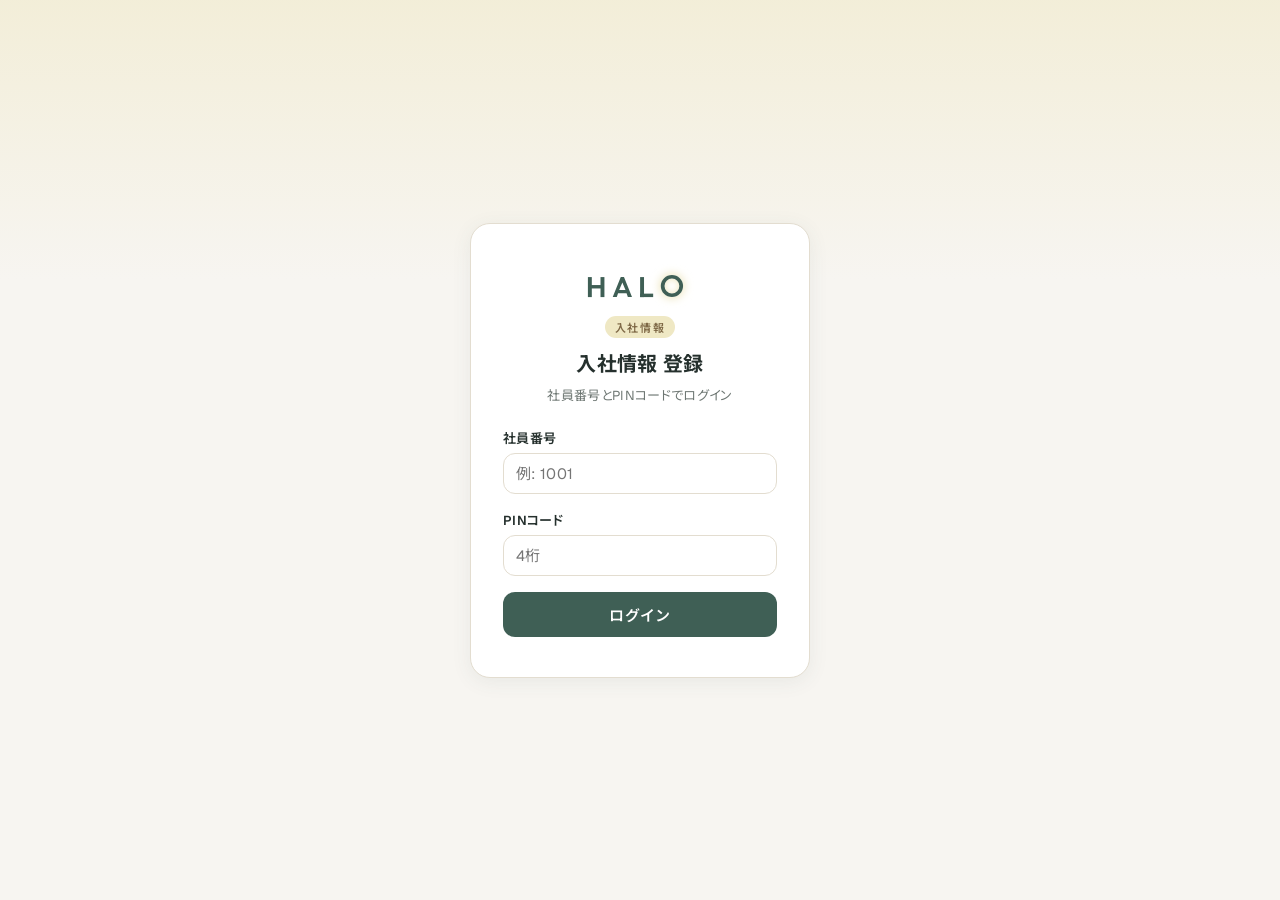
<file: apply-pwa/onboarding.html>
<!DOCTYPE html>
<html lang="ja">
<head>
<meta charset="UTF-8">
<meta name="viewport" content="width=device-width, initial-scale=1.0">
<title>入社情報 登録</title>
<style>
*, *::before, *::after { box-sizing: border-box; margin: 0; padding: 0; }
:root {
  --primary: #3F5F55; --primary-dark: #344945; --primary-light: #E3EEE4;
  --danger: #B5533C; --success: #4E8A65; --warn: #B07A3E;
  --bg: #F7F5F1; --card: #fff; --border: #E3DDD0;
  --text: #25302D; --text-sub: #6E7773; --radius: 12px;
}
body { font-family: 'Segoe UI','Helvetica Neue',sans-serif; background: var(--bg); color: var(--text); min-height: 100vh; }

.screen { display: none; min-height: 100vh; }
.screen.active { display: flex; flex-direction: column; }

/* ===== ログイン ===== */
#screen-login { justify-content: center; align-items: center; background: linear-gradient(135deg,#3F5F55,#344945); }
.login-card { background: var(--card); border-radius: 16px; padding: 40px 32px; width: 340px; box-shadow: 0 8px 32px rgba(0,0,0,.2); }
.login-card h1 { font-size: 20px; text-align: center; margin-bottom: 8px; }
.login-card p { font-size: 13px; color: var(--text-sub); text-align: center; margin-bottom: 24px; }
.form-group { margin-bottom: 16px; }
.form-group label { display: block; font-size: 13px; font-weight: 600; margin-bottom: 6px; }
.form-group input { width: 100%; padding: 10px 12px; border: 1px solid var(--border); border-radius: var(--radius); font-size: 15px; }
.form-group input:focus { outline: none; border-color: var(--primary); }
.btn-primary { width: 100%; padding: 12px; background: var(--primary); color: #fff; border: none; border-radius: var(--radius); font-size: 15px; font-weight: 600; cursor: pointer; }
.btn-primary:hover { background: var(--primary-dark); }
.login-error { color: var(--danger); font-size: 13px; text-align: center; margin-top: 12px; display: none; }

/* ===== ヘッダー ===== */
.wizard-header {
  background: var(--primary); color: #fff; padding: 0 16px; height: 56px;
  display: flex; align-items: center; gap: 12px;
  position: sticky; top: 0; z-index: 100; box-shadow: 0 2px 8px rgba(0,0,0,.15);
}
.wizard-header .btn-back { background: none; border: none; color: #fff; font-size: 22px; cursor: pointer; padding: 4px 8px; border-radius: 4px; line-height: 1; }
.wizard-header .btn-back:hover { background: rgba(255,255,255,.15); }
.wizard-header h1 { font-size: 17px; font-weight: 700; flex: 1; }
.wizard-header .step-indicator { font-size: 13px; opacity: .85; white-space: nowrap; }

.wizard-progress { height: 4px; background: var(--primary-light); position: sticky; top: 56px; z-index: 99; }
.wizard-progress-bar { height: 100%; background: var(--primary); transition: width .3s ease; }

.wizard-body { flex: 1; padding: 20px 16px 100px; max-width: 660px; margin: 0 auto; width: 100%; }

.step-title { font-size: 18px; font-weight: 700; margin-bottom: 6px; }
.step-desc { font-size: 13px; color: var(--text-sub); margin-bottom: 20px; line-height: 1.6; }

/* ===== フォーム ===== */
.field { margin-bottom: 16px; }
.field > label { display: block; font-size: 13px; font-weight: 600; margin-bottom: 6px; }
.field .req { color: var(--danger); margin-left: 4px; }
.field input, .field select {
  width: 100%; padding: 10px 12px; border: 1px solid var(--border); border-radius: var(--radius);
  font-size: 15px; font-family: inherit; background: var(--card);
}
.field input:focus, .field select:focus { outline: none; border-color: var(--primary); box-shadow: 0 0 0 2px rgba(63,95,85,.15); }
.field input.error, .field select.error { border-color: var(--danger); }
.field .hint { font-size: 11px; color: var(--text-sub); margin-top: 4px; }
.readonly-field { background: #f0f3f7 !important; color: var(--text-sub); font-weight: 700; cursor: default; }
.ins-group { display: flex; align-items: center; gap: 8px; }
.ins-box { width: 90px; text-align: center; padding: 10px 8px; border: 1px solid var(--border); border-radius: var(--radius); font-size: 16px; font-family: inherit; letter-spacing: 2px; background: var(--card); }
.ins-box.mid { width: 120px; } .ins-box.sm { width: 56px; }
.ins-box:focus { outline: none; border-color: var(--primary); box-shadow: 0 0 0 2px rgba(63,95,85,.15); }
.ins-sep { color: var(--text-sub); font-weight: 700; }
.hint-inline { font-size: 11px; font-weight: 600; color: var(--primary); margin-left: 8px; }
.notice-box { padding: 10px 12px; background: #fff3e0; border-radius: var(--radius); font-size: 12.5px; color: #e65100; margin: 8px 0; line-height: 1.6; }
.dist-info { font-size: 12.5px; color: var(--text-sub); background: #f5f8fc; border-radius: var(--radius); padding: 8px 12px; margin: 4px 0 10px; line-height: 1.6; }
.dist-info.over { background: #fff3e0; color: #e65100; }
.dist-info.under { background: #e8f5e9; color: #2e7d32; }
.row2 { display: grid; grid-template-columns: 1fr 1fr; gap: 12px; }
@media (max-width: 480px) { .row2 { grid-template-columns: 1fr; } }

.group-card { background: var(--card); border: 1px solid var(--border); border-radius: var(--radius); padding: 16px; margin-bottom: 16px; }
.group-title { font-size: 14px; font-weight: 700; margin-bottom: 12px; padding-bottom: 8px; border-bottom: 1px solid var(--border); display:flex; align-items:center; gap:8px; }
.group-title .badge-opt { font-size: 11px; font-weight: 600; color: var(--text-sub); background: #f0f0f0; padding: 2px 8px; border-radius: 10px; }

/* 性別トグル */
.seg { display: flex; gap: 10px; }
.seg-btn { flex: 1; padding: 10px; text-align: center; border: 2px solid var(--border); border-radius: var(--radius); font-size: 14px; font-weight: 600; cursor: pointer; background: var(--card); }
.seg-btn.selected { border-color: var(--primary); background: var(--primary-light); color: var(--primary); }

/* 乗り換え追加 */
.leg-row { display: grid; grid-template-columns: 1fr auto 1fr; gap: 8px; align-items: center; }
.leg-row .arrow { color: var(--text-sub); font-size: 13px; }
.leg-block { padding: 12px 0; border-top: 1px dashed var(--border); }
.leg-block:first-child { border-top: none; padding-top: 0; }
.leg-head { font-size: 12px; font-weight: 700; color: var(--text-sub); margin-bottom: 8px; display: flex; align-items: center; gap: 8px; }
.leg-head .btn-remove { margin-left: auto; }
.leg-transit { width: 100%; padding: 9px 12px; border: 1px solid var(--border); border-radius: var(--radius); font-size: 14px; font-family: inherit; margin-bottom: 8px; }
.leg-transit:focus { outline: none; border-color: var(--primary); box-shadow: 0 0 0 2px rgba(63,95,85,.15); }
.btn-add { background: none; border: 1px dashed var(--primary); color: var(--primary); border-radius: var(--radius); padding: 8px 14px; font-size: 13px; font-weight: 600; cursor: pointer; }
.btn-add:hover { background: var(--primary-light); }
.btn-remove { background: none; border: none; color: var(--danger); font-size: 12px; cursor: pointer; }

/* 確認 */
.confirm-section { margin-bottom: 20px; }
.confirm-section-title { font-size: 14px; font-weight: 700; padding: 8px 12px; background: var(--primary-light); color: var(--primary); border-radius: var(--radius) var(--radius) 0 0; }
.confirm-table { width: 100%; border-collapse: collapse; font-size: 13px; background: var(--card); border: 1px solid var(--border); border-radius: 0 0 var(--radius) var(--radius); }
.confirm-table th { text-align: left; padding: 8px 12px; background: #fafafa; color: var(--text-sub); font-size: 12px; border-bottom: 1px solid var(--border); width: 120px; vertical-align: top; }
.confirm-table td { padding: 8px 12px; border-bottom: 1px solid var(--border); }
.confirm-table tr:last-child th, .confirm-table tr:last-child td { border-bottom: none; }

/* 完了 */
.complete-box { text-align: center; padding: 40px 20px; background: var(--card); border-radius: 12px; box-shadow: 0 2px 12px rgba(0,0,0,.08); }
.complete-icon { font-size: 56px; margin-bottom: 16px; }
.complete-title { font-size: 20px; font-weight: 700; margin-bottom: 8px; }
.complete-sub { font-size: 14px; color: var(--text-sub); margin-bottom: 24px; line-height: 1.6; }
.complete-info { text-align: left; padding: 16px; background: var(--bg); border-radius: var(--radius); font-size: 13px; }
.complete-info div { padding: 6px 0; display: flex; gap: 8px; }
.complete-info .ci-label { color: var(--text-sub); min-width: 90px; }

.wizard-footer { position: fixed; bottom: 0; left: 0; right: 0; padding: 12px 16px; background: var(--card); border-top: 1px solid var(--border); display: flex; gap: 10px; justify-content: center; z-index: 100; }
.wizard-footer .btn { padding: 12px 32px; border-radius: var(--radius); font-size: 15px; font-weight: 600; cursor: pointer; border: none; min-width: 120px; }
.wizard-footer .btn-prev { background: none; border: 1px solid var(--border); color: var(--text); }
.wizard-footer .btn-prev:hover { background: var(--bg); }
.wizard-footer .btn-next { background: var(--primary); color: #fff; }
.wizard-footer .btn-next:hover { background: var(--primary-dark); }
.wizard-footer .btn-submit { background: var(--success); color: #fff; }
.wizard-footer .btn-submit:hover { background: #388e3c; }

.welcome-card { background: var(--card); border-radius: 12px; padding: 32px 24px; text-align: center; box-shadow: 0 2px 12px rgba(0,0,0,.08); }
.welcome-icon { font-size: 48px; margin-bottom: 16px; }
.welcome-name { font-size: 18px; font-weight: 700; margin-bottom: 4px; }
.welcome-desc { font-size: 14px; color: var(--text-sub); line-height: 1.7; text-align: left; padding: 16px; background: var(--bg); border-radius: var(--radius); margin-top:16px; }
.info-box { padding: 12px 14px; background: #EEF3EC; border-radius: var(--radius); font-size: 13px; color: #344945; margin-top: 12px; line-height: 1.6; }

.toast { position: fixed; bottom: 80px; left: 50%; transform: translateX(-50%); background: #323232; color: #fff; padding: 12px 20px; border-radius: var(--radius); font-size: 14px; opacity: 0; transition: opacity .3s; pointer-events: none; z-index: 300; }
.toast.show { opacity: 1; }
.loading { text-align: center; padding: 40px; color: var(--text-sub); font-size: 14px; }
.spinner { width: 32px; height: 32px; border: 3px solid var(--border); border-top-color: var(--primary); border-radius: 50%; animation: spin .8s linear infinite; margin: 0 auto 12px; }
@keyframes spin { to { transform: rotate(360deg); } }
</style>
<link rel="preconnect" href="https://fonts.googleapis.com">
<link rel="preconnect" href="https://fonts.gstatic.com" crossorigin>
<link rel="stylesheet" href="https://fonts.googleapis.com/css2?family=Geist:wght@400;500;600;700;800&family=Noto+Sans+JP:wght@400;500;700&display=swap">
<link rel="stylesheet" href="halo-apply.css?v=1"><!-- HALO の新デザイン（2026-11-13） -->
<meta name="theme-color" content="#3F5F55">
</head>
<body>

<!-- ===== ログイン（総務／システム担当が操作） ===== -->
<div id="screen-login" class="screen active">
  <div class="login-card">
    <div class="ha-login-logo"><img src="../brand/halo-logo.svg" alt="HALO"><span class="ha-tag">入社情報</span></div>
    <h1>入社情報 登録</h1>
    <p>社員番号とPINコードでログイン</p>
    <div class="form-group">
      <label>社員番号</label>
      <input type="text" id="inp-empid" placeholder="例: 1001" inputmode="numeric">
    </div>
    <div class="form-group">
      <label>PINコード</label>
      <input type="password" id="inp-pin" placeholder="4桁" inputmode="numeric" maxlength="4">
    </div>
    <button class="btn-primary" onclick="doLogin()">ログイン</button>
    <div class="login-error" id="login-error"></div>
  </div>
</div>

<!-- ===== ウィザード ===== -->
<div id="screen-wizard" class="screen">
  <header class="wizard-header">
    <button class="btn-back" id="header-back" onclick="handleBack()">&#8592;</button>
    <h1 id="header-title">入社情報 登録</h1>
    <span class="step-indicator" id="step-indicator"></span>
  </header>
  <div class="wizard-progress"><div class="wizard-progress-bar" id="progress-bar"></div></div>
  <div class="wizard-body" id="wizard-body">
    <div class="loading"><div class="spinner"></div><div>読み込み中...</div></div>
  </div>
  <div class="wizard-footer" id="wizard-footer"></div>
</div>

<div class="toast" id="toast"></div>

<script>
// =============================================================================
// 設定
// =============================================================================
const GAS_URL = 'https://schedule-worker.suntec-halo.workers.dev/';
const PREFECTURES = ['大阪府','兵庫県','茨城県','奈良県','京都府','滋賀県','和歌山県'];
const COMMUTE_METHODS = ['公共交通機関','自転車','バイク'];

// =============================================================================
// セッション（申請アプリと共有）
// =============================================================================
let currentUser = null;
let currentToken = null;

function loadSession() {
  try {
    const d = JSON.parse(localStorage.getItem('apply_session') || 'null');
    if (d && Date.now() <= d.expires) { currentToken = d.token; currentUser = d.user; return true; }
    const s = JSON.parse(localStorage.getItem('sch_sess') || 'null');
    if (s && s.token && s.user) { currentToken = s.token; currentUser = s.user; return true; }
    return false;
  } catch { return false; }
}
function saveSession(token, user) {
  currentToken = token; currentUser = user;
  localStorage.setItem('apply_session', JSON.stringify({ token, user, expires: Date.now() + 8 * 3600000 }));
}
function showScreen(name) {
  document.querySelectorAll('.screen').forEach(s => s.classList.remove('active'));
  document.getElementById('screen-' + name).classList.add('active');
}

// =============================================================================
// GAS通信
// =============================================================================
async function gas(payload) {
  const res = await fetch(GAS_URL, { method: 'POST', body: JSON.stringify(payload) });
  const json = await res.json();
  if (!json.ok) throw new Error(json.error || '通信エラー');
  return json.data;
}

async function doLogin() {
  const empId = document.getElementById('inp-empid').value.trim();
  const pin = document.getElementById('inp-pin').value.trim();
  const errEl = document.getElementById('login-error');
  errEl.style.display = 'none';
  if (!empId || !pin) { errEl.textContent = '社員番号とPINを入力してください'; errEl.style.display = 'block'; return; }
  try {
    const data = await gas({ action: 'login', empId, pin });
    saveSession(data.token, data.user);
    initWizard();
  } catch (e) {
    errEl.textContent = e.message; errEl.style.display = 'block';
  }
}

// =============================================================================
// ウィザード状態
// =============================================================================
let data = {};
function resetData() {
  data = {
    basic: { lastName:'', firstName:'', lastKana:'', firstKana:'', birthday:'', gender:'',
             zip:'', pref:'', addr1:'', addr2:'', addrKana1:'', addrKana2:'', phone:'', email:'', insuranceNo:'' },
    em1: { name:'', kana:'', relation:'', mobile:'', landline:'' },
    em2: { name:'', kana:'', relation:'', mobile:'', landline:'' },
    commute: { method:'', legs:[{transit:'',from:'',to:''}], passMonth:'', roundTrip:'', parkingFee:'', allowance:'', distMsg:'', distClass:'' },
    bank1: { bankName:'', branch:'', type:'', number:'', holder:'' },
    bank2: { bankName:'', branch:'', type:'', number:'', holder:'', transferAmount:'' },
  };
}

const STEPS = [
  { id: 'welcome',   title: '入社情報の登録' },
  { id: 'basic',     title: '基本情報' },
  { id: 'emergency', title: '緊急連絡先' },
  { id: 'commute',   title: '通勤情報' },
  { id: 'bank',      title: '給与振込口座' },
  { id: 'confirm',   title: '入力内容の確認' },
  { id: 'complete',  title: '登録完了' },
];

let currentStepIdx = 0;

async function initWizard() {
  showScreen('wizard');
  resetData();
  document.getElementById('wizard-body').innerHTML = '<div class="loading"><div class="spinner"></div><div>登録済みの情報を読み込み中...</div></div>';
  await fetchAndPrefill();
  const draft = loadDraft();
  if (draft) {
    const when = formatDraftDate(draft.savedAt);
    if (confirm(`下書き（${when}保存）があります。続きから再開しますか？\n\n「キャンセル」で最新の登録内容から開始します。`)) {
      data = draft.data; currentStepIdx = draft.currentStepIdx; renderCurrentStep(); return;
    }
    clearDraft();
  }
  currentStepIdx = 0; renderCurrentStep();
}

// 既存レコード（総務が事前登録した内容）を読み込んで data に反映
async function fetchAndPrefill() {
  try {
    const d = await gas({ action: 'getOnboardingDetail', token: currentToken });
    if (!d) return;
    if (d.basic) Object.assign(data.basic, d.basic);
    if (d.em1) Object.assign(data.em1, d.em1);
    if (d.em2) Object.assign(data.em2, d.em2);
    if (d.commute) {
      const c = d.commute;
      data.commute.method = c.method || '';
      data.commute.passMonth = c.passMonth || '';
      data.commute.roundTrip = c.roundTrip || '';
      data.commute.parkingFee = c.parkingFee || '';
      data.commute.allowance = c.allowance || '';
      const legs = [];
      if (c.transit || c.leg1from || c.leg1to) legs.push({ transit: c.transit || '', from: c.leg1from || '', to: c.leg1to || '' });
      if (c.transit2 || c.leg2from || c.leg2to) legs.push({ transit: c.transit2 || '', from: c.leg2from || '', to: c.leg2to || '' });
      if (c.transit3 || c.leg3from || c.leg3to) legs.push({ transit: c.transit3 || '', from: c.leg3from || '', to: c.leg3to || '' });
      if (c.transit4 || c.leg4from || c.leg4to) legs.push({ transit: c.transit4 || '', from: c.leg4from || '', to: c.leg4to || '' });
      data.commute.legs = legs.length ? legs : [{ transit: '', from: '', to: '' }];
    }
    if (d.bank1) Object.assign(data.bank1, d.bank1);
    if (d.bank2) Object.assign(data.bank2, d.bank2);
  } catch (e) {
    // 取得失敗時は空のまま続行（手入力で登録可能）
  }
}

function renderCurrentStep() {
  const step = STEPS[currentStepIdx];
  document.getElementById('header-title').textContent = step.title;
  const isComplete = step.id === 'complete';
  const total = STEPS.length - 1;
  document.getElementById('step-indicator').textContent = isComplete ? '' : `${currentStepIdx + 1} / ${total}`;
  document.getElementById('progress-bar').style.width = (isComplete ? 100 : (currentStepIdx / (STEPS.length - 1)) * 100) + '%';
  document.getElementById('header-back').style.visibility = isComplete ? 'hidden' : 'visible';
  renderStep(step.id, document.getElementById('wizard-body'));
  renderFooter(step.id);
  window.scrollTo(0, 0);
}

function renderFooter(stepId) {
  const footer = document.getElementById('wizard-footer');
  if (stepId === 'complete') {
    footer.innerHTML = `
      <button class="btn btn-prev" onclick="location.href='index.html'">申請アプリに戻る</button>
      <button class="btn btn-next" onclick="startNew()">続けて登録</button>`;
    return;
  }
  if (stepId === 'confirm') {
    footer.innerHTML = `
      <button class="btn btn-prev" onclick="goBack()">戻る</button>
      <button class="btn btn-submit" onclick="submitOnboarding()">この内容で登録する</button>`;
    return;
  }
  footer.innerHTML = `
    ${currentStepIdx > 0 ? '<button class="btn btn-prev" onclick="goBack()">戻る</button>' : ''}
    <button class="btn btn-next" onclick="goNext()">次へ</button>`;
}

function goNext() {
  const step = STEPS[currentStepIdx];
  if (!collectAndValidate(step.id)) return;
  if (currentStepIdx < STEPS.length - 1) { currentStepIdx++; renderCurrentStep(); }
}
function goBack() {
  collectStepData(STEPS[currentStepIdx].id);
  if (currentStepIdx > 0) { currentStepIdx--; renderCurrentStep(); }
}
function handleBack() {
  if (currentStepIdx === 0) { location.href = 'index.html'; return; }
  goBack();
}
function startNew() { clearDraft(); resetData(); currentStepIdx = 0; renderCurrentStep(); }

// =============================================================================
// ステップ描画
// =============================================================================
function renderStep(stepId, el) {
  switch (stepId) {
    case 'welcome':   return renderWelcome(el);
    case 'basic':     return renderBasic(el);
    case 'emergency': return renderEmergency(el);
    case 'commute':   return renderCommute(el);
    case 'bank':      return renderBank(el);
    case 'confirm':   return renderConfirm(el);
    case 'complete':  return renderComplete(el);
  }
}

function renderWelcome(el) {
  el.innerHTML = `
    <div class="welcome-card">
      <div class="welcome-icon">🎉</div>
      <div class="welcome-name">${currentUser ? esc(currentUser.name) : ''} さん、ようこそ</div>
      <div class="welcome-desc">
        入社にあたり、下記の情報を登録します。<br><br>
        ・<b>基本情報</b>（氏名・住所・連絡先）… 総務が登録した内容を<b>確認・修正</b><br>
        ・<b>緊急連絡先</b> … 入力<br>
        ・<b>通勤情報</b> … 入力<br>
        ・<b>給与振込口座</b> … 入力<br><br>
        入力内容は従業員名簿に保存されます。従業員コード・組織・役職などは総務が入力します。
      </div>
    </div>`;
}

function txt(label, id, val, { req=false, ph='', type='text', mode='' } = {}) {
  return `<div class="field">
    <label>${label}${req ? '<span class="req">*</span>' : ''}</label>
    <input type="${type}" id="${id}" value="${esc(val)}" placeholder="${esc(ph)}" ${mode ? `inputmode="${mode}"` : ''}>
  </div>`;
}

function renderBasic(el) {
  const d = data.basic;
  const ip = (d.insuranceNo || '').split('-'); // 4桁-6桁-1桁を3欄に分割
  el.innerHTML = `
    <div class="step-title">基本情報の確認</div>
    <div class="step-desc">総務が登録した内容です。誤りや空欄があれば修正してください（<span class="req">*</span>は必須）</div>
    <div class="row2">
      ${txt('姓', 'f-lastName', d.lastName, { req:true, ph:'例: 山田' })}
      ${txt('名', 'f-firstName', d.firstName, { req:true, ph:'例: 太郎' })}
    </div>
    <div class="row2">
      ${txt('姓カナ', 'f-lastKana', d.lastKana, { req:true, ph:'例: ヤマダ' })}
      ${txt('名カナ', 'f-firstKana', d.firstKana, { req:true, ph:'例: タロウ' })}
    </div>
    <div class="row2">
      ${txt('生年月日', 'f-birthday', d.birthday, { req:true, type:'date' })}
      <div class="field">
        <label>性別<span class="req">*</span></label>
        <div class="seg">
          <div class="seg-btn ${d.gender==='男'?'selected':''}" onclick="selectGender('男')">男</div>
          <div class="seg-btn ${d.gender==='女'?'selected':''}" onclick="selectGender('女')">女</div>
        </div>
      </div>
    </div>
    ${txt('郵便番号', 'f-zip', d.zip, { req:true, ph:'例: 530-0001', mode:'numeric' })}
    <div class="field">
      <label>都道府県<span class="req">*</span></label>
      <select id="f-pref">
        <option value="">選択してください</option>
        ${PREFECTURES.map(p => `<option value="${p}" ${d.pref===p?'selected':''}>${p}</option>`).join('')}
      </select>
    </div>
    ${txt('住所1（番地まで）', 'f-addr1', d.addr1, { req:true, ph:'例: 大阪市北区梅田1-2-3' })}
    ${txt('住所2（マンション名・号室）', 'f-addr2', d.addr2, { ph:'例: ○○マンション101' })}
    <div class="row2">
      ${txt('住所1カナ', 'f-addrKana1', d.addrKana1, { ph:'任意' })}
      ${txt('住所2カナ', 'f-addrKana2', d.addrKana2, { ph:'任意' })}
    </div>
    <div class="row2">
      ${txt('電話番号', 'f-phone', d.phone, { req:true, ph:'例: 090-1234-5678', mode:'tel' })}
      ${txt('メールアドレス', 'f-email', d.email, { req:true, ph:'例: taro@example.com', type:'email' })}
    </div>
    <div class="field">
      <label>雇用保険被保険者番号</label>
      <div class="ins-group">
        <input type="text" id="f-ins1" class="ins-box" value="${esc(ip[0])}" maxlength="4" inputmode="numeric" placeholder="1234" oninput="onInsuranceInput(this,'f-ins2')">
        <span class="ins-sep">-</span>
        <input type="text" id="f-ins2" class="ins-box mid" value="${esc(ip[1])}" maxlength="6" inputmode="numeric" placeholder="567890" oninput="onInsuranceInput(this,'f-ins3')">
        <span class="ins-sep">-</span>
        <input type="text" id="f-ins3" class="ins-box sm" value="${esc(ip[2])}" maxlength="1" inputmode="numeric" placeholder="1" oninput="onInsuranceInput(this,null)">
      </div>
      <div class="hint">お持ちの場合のみ（雇用保険被保険者証に記載・4桁-6桁-1桁）。空欄なら後日、総務が登録します。</div>
    </div>`;
}
function selectGender(v) { collectStepData('basic'); data.basic.gender = v; renderCurrentStep(); }
// 雇用保険被保険者番号（4桁-6桁-1桁の3欄）：数字のみ・埋まったら次欄へ自動移動
function onInsuranceInput(el, nextId) {
  el.value = el.value.replace(/[^0-9]/g, '');
  if (nextId && el.value.length >= el.maxLength) {
    const n = document.getElementById(nextId);
    if (n) n.focus();
  }
}

function renderEmergency(el) {
  el.innerHTML = `
    <div class="step-title">緊急連絡先</div>
    <div class="step-desc">①は必須です。②は任意で入力してください。</div>
    ${emergencyCard(1, data.em1, true)}
    ${emergencyCard(2, data.em2, false)}`;
}
function emergencyCard(n, d, req) {
  const s = n === 1 ? '1' : '2';
  return `<div class="group-card">
    <div class="group-title">緊急連絡先${n === 1 ? '①' : '②'} ${req ? '' : '<span class="badge-opt">任意</span>'}</div>
    ${txt('氏名', `f-em${s}-name`, d.name, { req })}
    ${txt('氏名カナ', `f-em${s}-kana`, d.kana, { req })}
    ${txt('続柄', `f-em${s}-relation`, d.relation, { req, ph:'例: 父・母・配偶者' })}
    <div class="row2">
      ${txt('携帯電話', `f-em${s}-mobile`, d.mobile, { req, ph:'例: 090-1234-5678', mode:'tel' })}
      ${txt('固定電話', `f-em${s}-landline`, d.landline, { ph:'任意', mode:'tel' })}
    </div>
  </div>`;
}

function renderCommute(el) {
  const d = data.commute;
  const m = d.method;
  el.innerHTML = `
    <div class="step-title">通勤情報</div>
    <div class="step-desc">通勤手段を選択してください。公共交通機関の場合は経路などを入力します。</div>
    <div class="field">
      <label>通勤手段<span class="req">*</span></label>
      <select id="f-method" onchange="onMethodChange()">
        <option value="">選択してください</option>
        ${COMMUTE_METHODS.map(x => `<option value="${x}" ${m===x?'selected':''}>${x}</option>`).join('')}
      </select>
    </div>
    <div id="commute-detail">${m === '公共交通機関' ? commuteDetail(d) : (m === '自転車' || m === 'バイク') ? bikeDetail(d) : ''}</div>`;
  recalcAllowance();
}
function commuteDetail(d) {
  return `
    <div class="group-card">
      <div class="group-title">乗車区間（乗り換え4区間まで）</div>
      <div class="hint" style="margin-bottom:8px;">区間ごとに交通機関（路線）と乗車区間を入力してください。乗り換えがあれば「乗り換えを追加」。</div>
      <div id="legs">${d.legs.map((lg, i) => legRow(lg, i)).join('')}</div>
      ${d.legs.length < 4 ? '<button class="btn-add" onclick="addLeg()">＋ 乗り換えを追加</button>' : ''}
    </div>
    <div class="row2">
      <div class="field"><label>1ヶ月定期代（円）<span class="req">*</span></label>
        <input type="text" id="f-passMonth" value="${esc(d.passMonth)}" placeholder="例: 12000" inputmode="numeric" oninput="recalcAllowance()"></div>
      ${txt('往復運賃（円）', 'f-roundTrip', d.roundTrip, { req:true, ph:'例: 800', mode:'numeric' })}
    </div>
    <div class="notice-box">家から最寄り駅まで2km以上の場合は駐輪場代を通勤手当に追加します。</div>
    <div id="dist-info" class="dist-info ${d.distClass || ''}">${d.distMsg || '住所と1区間目の乗車駅を入れると、家〜最寄り駅の距離を自動表示します'}</div>
    <div class="field"><label>駐輪場代（円）</label>
      <input type="text" id="f-parking" value="${esc(d.parkingFee)}" placeholder="2km以上で駐輪場を使う場合のみ" inputmode="numeric" oninput="recalcAllowance()"></div>
    <div class="field"><label>通勤手当（円）<span class="hint-inline">自動計算</span></label>
      <input type="text" id="f-allowance" class="readonly-field" value="${computeAllowance().toLocaleString()}" readonly>
      <div class="hint">1ヶ月定期代 ＋ 駐輪場代（自動計算・入力不要）</div></div>`;
}
function bikeDetail(d) {
  return `
    <div class="notice-box">自転車・バイク通勤の通勤手当は 1,000円 です。</div>
    <div class="field"><label>通勤手当（円）<span class="hint-inline">自動</span></label>
      <input type="text" id="f-allowance" class="readonly-field" value="1,000" readonly></div>`;
}
function computeAllowance() {
  const c = data.commute, m = c.method;
  if (m === '公共交通機関') return (parseInt(numOnly(c.passMonth),10)||0) + (parseInt(numOnly(c.parkingFee),10)||0);
  if (m === '自転車' || m === 'バイク') return 1000;
  return 0;
}
function recalcAllowance() {
  const c = data.commute;
  if (document.getElementById('f-passMonth')) c.passMonth = v('f-passMonth');
  if (document.getElementById('f-parking')) c.parkingFee = v('f-parking');
  const amt = computeAllowance();
  c.allowance = String(amt);
  const el = document.getElementById('f-allowance');
  if (el) el.value = amt.toLocaleString();
}
// 住所〜1区間目の乗車駅の距離をGASで計算して2km判定を表示（駐輪場代のガイド）
async function checkDistance() {
  collectStepData('commute');
  const c = data.commute, b = data.basic;
  const station = (c.legs[0] && c.legs[0].from) || '';
  const address = `${b.zip} ${b.pref}${b.addr1} ${b.addr2 || ''}`.trim();
  const el = document.getElementById('dist-info');
  const setInfo = (cls, html) => { c.distClass = cls; c.distMsg = html; if (el) { el.className = 'dist-info ' + cls; el.innerHTML = html; } };
  if (!station || !b.addr1) { setInfo('', '住所と1区間目の乗車駅を入れると、家〜最寄り駅の距離を自動表示します'); return; }
  setInfo('', '距離を計算中…');
  try {
    const r = await gas({ action: 'getStationDistance', token: currentToken, address, station });
    if (!r || !r.ok) { setInfo('', '距離を計算できませんでした（住所・駅名をご確認ください）'); return; }
    const stn = esc(station);
    if (r.over2km) setInfo('over', `🧭 家 〜 ${stn}：約${r.km}km → <b>2km以上（駐輪場代を入力してください）</b>`);
    else setInfo('under', `🧭 家 〜 ${stn}：約${r.km}km → <b>2km未満（駐輪場代の対象外）</b>`);
  } catch (e) {
    setInfo('', '距離の計算に失敗しました');
  }
}
function legRow(lg, i) {
  return `<div class="leg-block">
    <div class="leg-head">${i + 1}区間目${i === 0 ? '<span class="req">*</span>' : '<span class="badge-opt">任意</span>'}
      ${i > 0 ? `<button class="btn-remove" onclick="removeLeg(${i})">この区間を削除</button>` : ''}
    </div>
    <input type="text" class="leg-transit" id="f-leg${i}-transit" value="${esc(lg.transit || '')}" placeholder="交通機関（例: JR / 阪急）">
    <div class="leg-row">
      <input type="text" id="f-leg${i}-from" value="${esc(lg.from)}" placeholder="${i === 0 ? '例: 梅田' : '乗車駅'}" ${i === 0 ? 'onblur="checkDistance()"' : ''}>
      <span class="arrow">→</span>
      <input type="text" id="f-leg${i}-to" value="${esc(lg.to)}" placeholder="${i === 0 ? '例: 三宮' : '降車駅'}">
    </div>
  </div>`;
}
function onMethodChange() {
  collectStepData('commute');
  data.commute.method = document.getElementById('f-method').value;
  renderCurrentStep();
}
function addLeg() { collectStepData('commute'); if (data.commute.legs.length < 4) data.commute.legs.push({ transit:'', from:'', to:'' }); renderCurrentStep(); }
function removeLeg(i) { collectStepData('commute'); data.commute.legs.splice(i, 1); if (!data.commute.legs.length) data.commute.legs.push({ transit:'', from:'', to:'' }); renderCurrentStep(); }

function renderBank(el) {
  el.innerHTML = `
    <div class="step-title">給与振込口座</div>
    <div class="step-desc">1件目は必須です。2件目（分割振込）は任意で入力してください。</div>
    ${bankCard(1, data.bank1, true)}
    ${bankCard(2, data.bank2, false)}`;
}
function bankCard(n, d, req) {
  return `<div class="group-card">
    <div class="group-title">振込口座${n} ${req ? '' : '<span class="badge-opt">任意</span>'}</div>
    <div class="row2">
      ${txt('銀行名', `f-bank${n}-bankName`, d.bankName, { req })}
      ${txt('支店名', `f-bank${n}-branch`, d.branch, { req })}
    </div>
    <div class="row2">
      ${txt('種別（普通/当座）', `f-bank${n}-type`, d.type, { req, ph:'例: 普通' })}
      ${txt('口座番号', `f-bank${n}-number`, d.number, { req, mode:'numeric' })}
    </div>
    ${txt('口座名義（カナ）', `f-bank${n}-holder`, d.holder, { req, ph:'例: ヤマダタロウ' })}
    ${n === 2 ? `${txt('振込金額（万円）', 'f-bank2-transfer', d.transferAmount || '', { ph:'例: 3（＝3万円）', mode:'numeric' })}
    <div class="hint" style="margin-top:-8px;">口座2を使う場合、この口座へ振り込む固定額を<b>万円単位</b>で入力（残りは口座1へ）。</div>` : ''}
  </div>`;
}

// =============================================================================
// データ収集
// =============================================================================
function v(id) { const el = document.getElementById(id); return el ? el.value.trim() : ''; }
function collectStepData(stepId) {
  switch (stepId) {
    case 'basic': {
      const d = data.basic;
      d.lastName=v('f-lastName'); d.firstName=v('f-firstName'); d.lastKana=v('f-lastKana'); d.firstKana=v('f-firstKana');
      d.birthday=v('f-birthday'); d.zip=v('f-zip'); if (document.getElementById('f-pref')) d.pref=v('f-pref');
      d.addr1=v('f-addr1'); d.addr2=v('f-addr2'); d.addrKana1=v('f-addrKana1'); d.addrKana2=v('f-addrKana2');
      d.phone=v('f-phone'); d.email=v('f-email');
      if (document.getElementById('f-ins1')) {
        const p1=numOnly(v('f-ins1')), p2=numOnly(v('f-ins2')), p3=numOnly(v('f-ins3'));
        d.insuranceNo = (p1 || p2 || p3) ? `${p1}-${p2}-${p3}` : '';
      }
      break;
    }
    case 'emergency': {
      [['1',data.em1],['2',data.em2]].forEach(([s,d]) => {
        if (document.getElementById(`f-em${s}-name`)) {
          d.name=v(`f-em${s}-name`); d.kana=v(`f-em${s}-kana`); d.relation=v(`f-em${s}-relation`);
          d.mobile=v(`f-em${s}-mobile`); d.landline=v(`f-em${s}-landline`);
        }
      });
      break;
    }
    case 'commute': {
      const d = data.commute;
      if (document.getElementById('f-method')) d.method=v('f-method');
      if (document.getElementById('f-passMonth')) {
        d.passMonth=v('f-passMonth'); d.roundTrip=v('f-roundTrip'); d.parkingFee=v('f-parking');
        d.legs = d.legs.map((_, i) => ({ transit:v(`f-leg${i}-transit`), from:v(`f-leg${i}-from`), to:v(`f-leg${i}-to`) }));
      }
      if (document.getElementById('f-allowance')) d.allowance = numOnly(v('f-allowance'));
      break;
    }
    case 'bank': {
      [['1',data.bank1],['2',data.bank2]].forEach(([n,d]) => {
        d.bankName=v(`f-bank${n}-bankName`); d.branch=v(`f-bank${n}-branch`); d.type=v(`f-bank${n}-type`);
        d.number=v(`f-bank${n}-number`); d.holder=v(`f-bank${n}-holder`);
      });
      if (document.getElementById('f-bank2-transfer')) data.bank2.transferAmount = v('f-bank2-transfer');
      break;
    }
  }
}

// =============================================================================
// バリデーション
// =============================================================================
function collectAndValidate(stepId) {
  collectStepData(stepId);
  switch (stepId) {
    case 'basic': {
      const d = data.basic;
      const need = [['lastName','姓'],['firstName','名'],['lastKana','姓カナ'],['firstKana','名カナ'],
        ['birthday','生年月日'],['gender','性別'],['zip','郵便番号'],['pref','都道府県'],
        ['addr1','住所1'],['phone','電話番号'],['email','メールアドレス']];
      for (const [k,l] of need) if (!d[k]) return no(`${l}を入力してください`);
      if (!/^[^@\s]+@[^@\s]+\.[^@\s]+$/.test(d.email)) return no('メールアドレスの形式が正しくありません');
      if (d.insuranceNo && !/^\d{4}-\d{6}-\d{1}$/.test(d.insuranceNo)) return no('雇用保険被保険者番号は 4桁-6桁-1桁 で入力してください');
      return true;
    }
    case 'emergency': {
      const d = data.em1;
      for (const [k,l] of [['name','氏名'],['kana','氏名カナ'],['relation','続柄'],['mobile','携帯電話']])
        if (!d[k]) return no(`緊急連絡先①の${l}を入力してください`);
      return true;
    }
    case 'commute': {
      const d = data.commute;
      if (!d.method) return no('通勤手段を選択してください');
      if (d.method === '公共交通機関') {
        const l0 = d.legs[0] || {};
        if (!l0.transit) return no('1区間目の交通機関を入力してください');
        if (!l0.from || !l0.to) return no('1区間目の乗車区間を入力してください');
        if (!d.passMonth) return no('1ヶ月定期代を入力してください');
        if (!d.roundTrip) return no('往復運賃を入力してください');
      }
      return true;
    }
    case 'bank': {
      const d = data.bank1;
      for (const [k,l] of [['bankName','銀行名'],['branch','支店名'],['type','種別'],['number','口座番号'],['holder','口座名義']])
        if (!d[k]) return no(`振込口座1の${l}を入力してください`);
      if (data.bank2.bankName && !data.bank2.transferAmount) return no('振込口座2を使う場合は振込金額（万円）を入力してください');
      return true;
    }
    default: return true;
  }
}
function no(msg) { showToast(msg); return false; }

// =============================================================================
// 確認
// =============================================================================
function renderConfirm(el) {
  const b = data.basic;
  let html = '<div class="step-title">入力内容の確認</div><div class="step-desc">内容を確認してください。修正は「戻る」で該当ステップに戻れます。</div>';
  html += section('基本情報', [
    ['氏名', `${b.lastName} ${b.firstName}（${b.lastKana} ${b.firstKana}）`],
    ['生年月日', b.birthday], ['性別', b.gender],
    ['住所', `〒${b.zip} ${b.pref}${b.addr1} ${b.addr2}`.trim()],
    ['住所カナ', `${b.addrKana1} ${b.addrKana2}`.trim() || '-'],
    ['電話番号', b.phone], ['メール', b.email],
    ['雇用保険被保険者番号', b.insuranceNo || '-'],
  ]);
  html += section('緊急連絡先①', emRows(data.em1));
  if (Object.values(data.em2).some(x => x)) html += section('緊急連絡先②', emRows(data.em2));
  const c = data.commute;
  const commuteRows = [['通勤手段', c.method]];
  const yen = n => n ? `${Number(numOnly(n)).toLocaleString()}円` : '-';
  if (c.method === '公共交通機関') {
    commuteRows.push(['乗車区間', c.legs.filter(l => l.from || l.to || l.transit).map(l => `${l.transit ? l.transit + '：' : ''}${l.from}→${l.to}`).join(' / ')]);
    commuteRows.push(['1ヶ月定期代', yen(c.passMonth)]);
    commuteRows.push(['往復運賃', yen(c.roundTrip)]);
    commuteRows.push(['駐輪場代', yen(c.parkingFee)]);
    commuteRows.push(['通勤手当（自動）', yen(c.allowance)]);
  } else if (c.method === '自転車' || c.method === 'バイク') {
    commuteRows.push(['通勤手当（自動）', yen(c.allowance)]);
  }
  html += section('通勤情報', commuteRows);
  html += section('振込口座1', bankRows(data.bank1));
  if (Object.values(data.bank2).some(x => x)) {
    const rows2 = bankRows(data.bank2);
    rows2.push(['振込金額', data.bank2.transferAmount ? `${Number(numOnly(data.bank2.transferAmount)).toLocaleString()}万円` : '-']);
    html += section('振込口座2', rows2);
  }
  el.innerHTML = html;
}
function emRows(d) { return [['氏名', d.name],['氏名カナ', d.kana],['続柄', d.relation],['携帯電話', d.mobile],['固定電話', d.landline || '-']]; }
function bankRows(d) { return [['銀行名', d.bankName],['支店名', d.branch],['種別', d.type],['口座番号', d.number],['口座名義', d.holder]]; }
function section(title, rows) {
  return `<div class="confirm-section"><div class="confirm-section-title">${title}</div>
    <table class="confirm-table"><tbody>${rows.map(([k,val]) => `<tr><th>${esc(k)}</th><td>${esc(val || '-')}</td></tr>`).join('')}</tbody></table></div>`;
}

function renderComplete(el) {
  const now = new Date();
  const dateStr = `${now.getFullYear()}/${String(now.getMonth()+1).padStart(2,'0')}/${String(now.getDate()).padStart(2,'0')} ${String(now.getHours()).padStart(2,'0')}:${String(now.getMinutes()).padStart(2,'0')}`;
  el.innerHTML = `
    <div class="complete-box">
      <div class="complete-icon">✅</div>
      <div class="complete-title">登録が完了しました</div>
      <div class="complete-sub">入力内容は従業員名簿に反映されました。<br>総務が内容を確認します。</div>
      <div class="complete-info">
        <div><span class="ci-label">氏名</span><span>${esc(data.basic.lastName)} ${esc(data.basic.firstName)}</span></div>
        <div><span class="ci-label">登録日時</span><span>${dateStr}</span></div>
      </div>
    </div>`;
}

// =============================================================================
// 送信
// =============================================================================
function numOnly(s) { return String(s || '').replace(/[^0-9]/g, ''); }
function buildPayload() {
  const b = data.basic, c = data.commute;
  const legs = c.legs || [];
  return {
    basic: {
      lastName: b.lastName, firstName: b.firstName, lastKana: b.lastKana, firstKana: b.firstKana,
      birthday: b.birthday, gender: b.gender, zip: b.zip, pref: b.pref,
      addr1: b.addr1, addr2: b.addr2, addrKana1: b.addrKana1, addrKana2: b.addrKana2,
      phone: b.phone, email: b.email, insuranceNo: b.insuranceNo,
    },
    em1: data.em1, em2: data.em2,
    commute: c.method === '公共交通機関' ? {
      method: c.method,
      transit:  legs[0]?.transit || '', leg1from: legs[0]?.from || '', leg1to: legs[0]?.to || '',
      transit2: legs[1]?.transit || '', leg2from: legs[1]?.from || '', leg2to: legs[1]?.to || '',
      transit3: legs[2]?.transit || '', leg3from: legs[2]?.from || '', leg3to: legs[2]?.to || '',
      transit4: legs[3]?.transit || '', leg4from: legs[3]?.from || '', leg4to: legs[3]?.to || '',
      passMonth: numOnly(c.passMonth), roundTrip: numOnly(c.roundTrip),
      parkingFee: numOnly(c.parkingFee), allowance: numOnly(c.allowance),
    } : (c.method === '自転車' || c.method === 'バイク') ? {
      method: c.method, allowance: numOnly(c.allowance),
    } : { method: c.method },
    bank1: { ...data.bank1, number: numOnly(data.bank1.number) },
    bank2: Object.values(data.bank2).some(x => x) ? { ...data.bank2, number: numOnly(data.bank2.number), transferAmount: numOnly(data.bank2.transferAmount) } : null,
  };
}

async function submitOnboarding() {
  const btn = document.querySelector('.btn-submit');
  if (btn) { btn.disabled = true; btn.textContent = '送信中...'; }
  try {
    await gas({ action: 'saveOnboarding', token: currentToken, onboarding: buildPayload() });
    clearDraft();
    currentStepIdx = STEPS.findIndex(s => s.id === 'complete');
    renderCurrentStep();
  } catch (e) {
    showToast('登録失敗: ' + e.message);
    if (btn) { btn.disabled = false; btn.textContent = 'この内容で登録する'; }
  }
}

// =============================================================================
// 下書き
// =============================================================================
const DRAFT_KEY = 'onboarding_draft';
function saveDraft() {
  try { collectStepData(STEPS[currentStepIdx].id);
    localStorage.setItem(DRAFT_KEY, JSON.stringify({ data, currentStepIdx, savedAt: new Date().toISOString() })); return true;
  } catch { return false; }
}
function loadDraft() { try { const r = localStorage.getItem(DRAFT_KEY); return r ? JSON.parse(r) : null; } catch { return null; } }
function clearDraft() { localStorage.removeItem(DRAFT_KEY); }
function formatDraftDate(iso) { const d = new Date(iso); return `${d.getMonth()+1}/${d.getDate()} ${d.getHours()}:${String(d.getMinutes()).padStart(2,'0')}`; }

// =============================================================================
// ユーティリティ
// =============================================================================
function esc(s) { return String(s == null ? '' : s).replace(/&/g,'&amp;').replace(/"/g,'&quot;').replace(/</g,'&lt;').replace(/>/g,'&gt;'); }
let toastTimer;
function showToast(msg) {
  const el = document.getElementById('toast');
  el.textContent = msg; el.classList.add('show');
  clearTimeout(toastTimer); toastTimer = setTimeout(() => el.classList.remove('show'), 2800);
}
window.addEventListener('beforeunload', () => { try { saveDraft(); } catch {} });
document.getElementById('inp-pin').addEventListener('keydown', e => { if (e.key === 'Enter') doLogin(); });

// 起動
if (loadSession()) initWizard();
</script>
</body>
</html>
</file>
<file: apply-pwa/halo-apply.css>
/* =====================================================================
   申請アプリ（apply-pwa）を HALO の新デザインにそろえる（2026-11-13）
   本体の halo-design.css（body.hn）と同じ色・文字・丸み。
   3画面（index.html／change-form.html／onboarding.html）の <style> のあとで読み込み、上書きする。
   色の基本は各ファイルの :root にも同じ値を書いてある（このファイルが読めなくても深緑になる）。
   ===================================================================== */
:root{
  --primary:#3F5F55;--primary-dark:#344945;--primary-light:#E3EEE4;
  --danger:#B5533C;--success:#4E8A65;--warn:#B07A3E;
  --bg:#F7F5F1;--card:#fff;--border:#E3DDD0;--text:#25302D;--text-sub:#6E7773;--radius:12px;
  --surface-1:#F3F0E8;--tint:#C6D8C2;--eb:#7E6846;
}
body{
  font-family:'Geist','Noto Sans JP','Segoe UI','Helvetica Neue',sans-serif;
  font-feature-settings:'palt';font-variant-numeric:tabular-nums;letter-spacing:.02em;
  background:var(--bg) linear-gradient(180deg,rgba(239,232,196,.55),rgba(239,232,196,0) 280px) no-repeat;
}
button,input,select,textarea{font-family:inherit;letter-spacing:inherit}

/* ログイン：青いグラデーションをやめ、ロゴ入りのカード */
#screen-login{background:transparent!important}
.login-card{border:1px solid var(--border);border-radius:20px!important;box-shadow:0 4px 20px rgba(70,95,85,.08)!important}
.ha-login-logo{display:flex;flex-direction:column;align-items:center;gap:8px;margin-bottom:10px}
.ha-login-logo img{height:44px;width:auto}
.ha-tag{display:inline-block;font-size:11px;font-weight:600;letter-spacing:.14em;color:var(--eb);background:#EFE8C4;border-radius:999px;padding:3px 10px}
.form-group input:focus,.modal select:focus,.modal input:focus,.modal textarea:focus{box-shadow:0 0 0 3px rgba(63,95,85,.15)}
.btn-primary,.btn-submit{border-radius:12px}

/* 上の帯：深緑・影なし・白いロゴ */
.app-header,.wizard-header{box-shadow:none!important}
.ha-logo{display:inline-flex;align-items:center;gap:8px}
.ha-logo img{height:30px;width:auto;margin:-4px 0}
.ha-logo .ha-tag{background:rgba(255,255,255,.16);color:#fff;font-size:10px;padding:2px 8px}
.btn-logout{border-radius:999px!important;padding:5px 12px!important}

/* タブ：選んだタブに緑の下線 */
.tab-nav{background:rgba(255,255,255,.97)}
.tab-btn{border-bottom-width:2px!important}
.tab-btn.active{color:var(--primary)!important;font-weight:700}

/* カード・バッジ */
.card{border:1px solid var(--border);border-radius:16px!important;box-shadow:0 1px 2px rgba(70,95,85,.06)!important}
.card:hover{background:#FDFCFA}
.badge{border-radius:999px}
.badge-申請中,.badge-書類待ち{background:#F6EBDD!important;color:#A0682C!important}
.badge-承認済,.badge-完了{background:#E3EEE4!important;color:#3F7656!important}
.badge-否認,.badge-差し戻し{background:#F6E2DB!important;color:#A6452F!important}
.badge-受付済{background:#E5ECF1!important;color:#4F7189!important}
.badge-対応中{background:#ECE8F4!important;color:#6C5F96!important}
.badge-取下げ,.badge-取り下げ{background:var(--surface-1)!important;color:var(--text-sub)!important}
.td-due-soon{background:#F6EBDD!important;border-color:#E5CDAE!important;color:#8A5A25!important}
.td-due-over{background:#F6E2DB!important;border-color:#E6BCAF!important;color:#A6452F!important}
.td-guide{background:#EEF3EC!important;border-left-color:#99B9A4!important}
.rejection-box{background:#F6E2DB!important}
.info-box{background:#EEF3EC!important;color:var(--primary-dark)!important}

/* ボタン・表・モーダル */
.fab{box-shadow:0 4px 14px rgba(63,95,85,.4)!important}
.modal-overlay{background:rgba(37,48,45,.45)!important}
.modal{border-radius:20px 20px 0 0!important;background:var(--bg)!important}
.detail-table th{background:var(--surface-1)!important}
.toast{background:rgba(37,48,45,.94)!important;border-radius:12px!important}
.filter-bar select,.filter-bar input[type=date],.btn-filter-clear,.btn-cancel{border-radius:999px}

/* スマホ幅：上の帯に収まるように（名前は省略、ロゴは小さく、札は隠す） */
.app-header{gap:8px}
.app-header>div:first-child{min-width:0}
.header-user{min-width:0;flex-shrink:1}
#header-username{min-width:0;overflow:hidden;text-overflow:ellipsis;white-space:nowrap;max-width:9em}
.btn-logout{white-space:nowrap;flex-shrink:0}
.btn-refresh{flex-shrink:0}
@media(max-width:480px){
  .app-header{padding:0 10px!important}
  .app-header .ha-logo .ha-tag{display:none}
  .app-header .ha-logo img{height:24px}
  #header-username{display:none}
}
</file>
